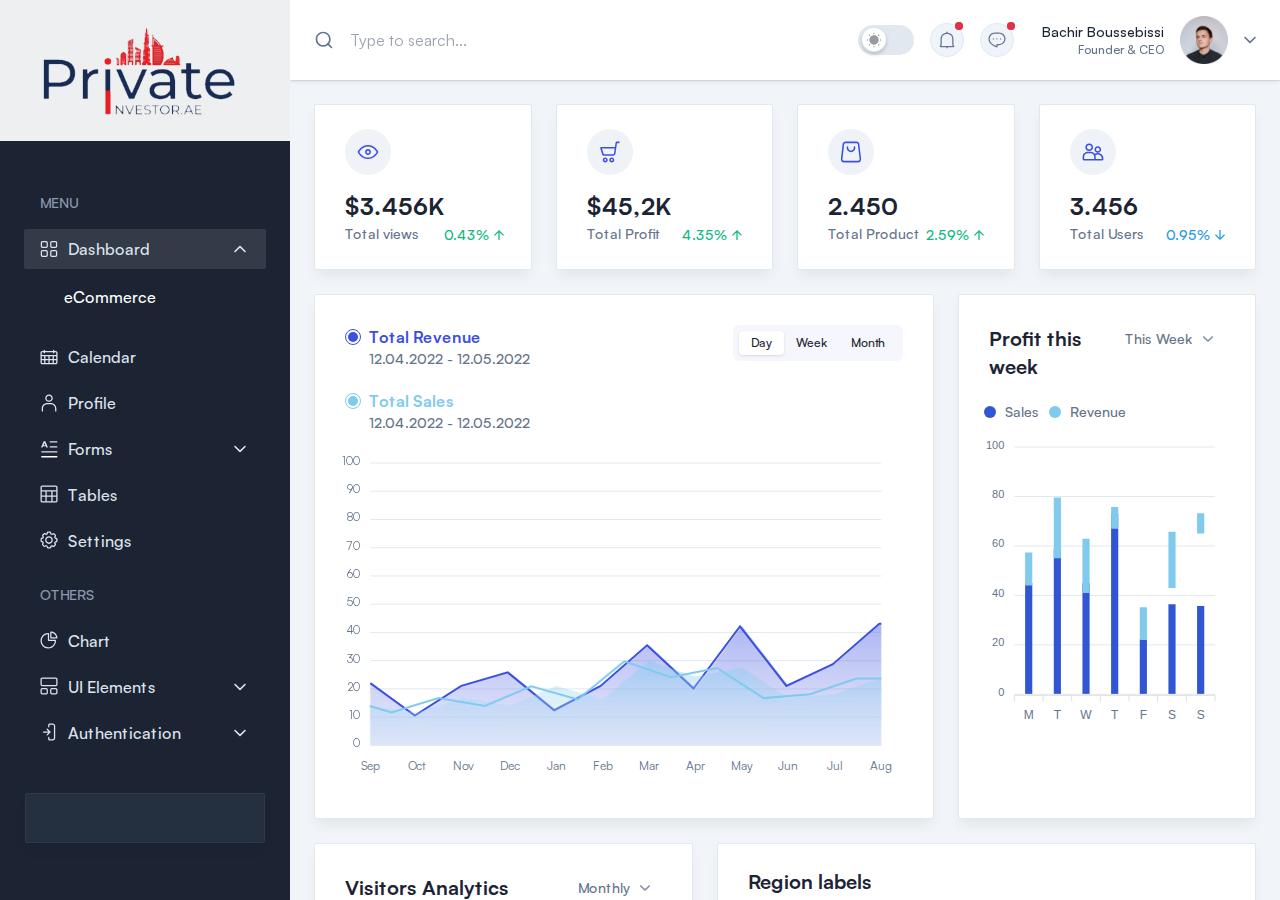
<file: index.html>
<!DOCTYPE html>
<html lang="en">
  <head>
    <meta charset="UTF-8" />
    <meta http-equiv="X-UA-Compatible" content="IE=edge" />
    <meta name="viewport" content="width=device-width, initial-scale=1.0" />
    <link rel="stylesheet" href="src/css/style.css">
    <title>
      eCommerce Dashboard | TailAdmin - Tailwind CSS Admin Dashboard Template
    </title>
  <link rel="icon" href="favicon.ico"><link href="style.css" rel="stylesheet"></head>

  <body
    x-data="{ page: 'ecommerce', 'loaded': true, 'darkMode': true, 'stickyMenu': false, 'sidebarToggle': false, 'scrollTop': false }"
    x-init="
         darkMode = JSON.parse(localStorage.getItem('darkMode'));
         $watch('darkMode', value => localStorage.setItem('darkMode', JSON.stringify(value)))"
    :class="{'dark text-bodydark bg-boxdark-2': darkMode === true}"
  >
    <!-- ===== Preloader Start ===== -->
    <div
  x-show="loaded"
  x-init="window.addEventListener('DOMContentLoaded', () => {setTimeout(() => loaded = false, 500)})"
  class="fixed left-0 top-0 z-999999 flex h-screen w-screen items-center justify-center bg-white dark:bg-black"
>
  <div
    class="h-16 w-16 animate-spin rounded-full border-4 border-solid border-primary border-t-transparent"
  ></div>
</div>

    <!-- ===== Preloader End ===== -->

    <!-- ===== Page Wrapper Start ===== -->
    <div class="flex h-screen overflow-hidden">
      <!-- ===== Sidebar Start ===== -->
      <aside
  :class="sidebarToggle ? 'translate-x-0' : '-translate-x-full'"
  class="absolute left-0 top-0 z-9999 flex h-screen w-72.5 flex-col overflow-y-hidden bg-black duration-300 ease-linear dark:bg-boxdark lg:static lg:translate-x-0"
  @click.outside="sidebarToggle = false"
>
  <!-- SIDEBAR HEADER -->
  <div class="flex items-center justify-between gap-2 px-6 py-5.5 lg:py-6.5 bg-[#eeeff1]">
    <a href="index.html">
      <img src="src/images/logo/logo.png" alt="Logo" />
    </a>

    <button
      class="block lg:hidden"
      @click.stop="sidebarToggle = !sidebarToggle"
    >
      <svg
        class="fill-current"
        width="20"
        height="18"
        viewBox="0 0 20 18"
        fill="none"
        xmlns="http://www.w3.org/2000/svg"
      >
        <path
          d="M19 8.175H2.98748L9.36248 1.6875C9.69998 1.35 9.69998 0.825 9.36248 0.4875C9.02498 0.15 8.49998 0.15 8.16248 0.4875L0.399976 8.3625C0.0624756 8.7 0.0624756 9.225 0.399976 9.5625L8.16248 17.4375C8.31248 17.5875 8.53748 17.7 8.76248 17.7C8.98748 17.7 9.17498 17.625 9.36248 17.475C9.69998 17.1375 9.69998 16.6125 9.36248 16.275L3.02498 9.8625H19C19.45 9.8625 19.825 9.4875 19.825 9.0375C19.825 8.55 19.45 8.175 19 8.175Z"
          fill=""
        />
      </svg>
    </button>
  </div>
  <!-- SIDEBAR HEADER -->

  <div
    class="no-scrollbar flex flex-col overflow-y-auto duration-300 ease-linear"
  >
    <!-- Sidebar Menu -->
    <nav
      class="mt-5 px-4 py-4 lg:mt-9 lg:px-6"
      x-data="{selected: $persist('Dashboard')}"
    >
      <!-- Menu Group -->
      <div>
        <h3 class="mb-4 ml-4 text-sm font-medium text-bodydark2">MENU</h3>

        <ul class="mb-6 flex flex-col gap-1.5">
          <!-- Menu Item Dashboard -->
          <li>
            <a
              class="group relative flex items-center gap-2.5 rounded-sm px-4 py-2 font-medium text-bodydark1 duration-300 ease-in-out hover:bg-graydark dark:hover:bg-meta-4"
              href="#"
              @click.prevent="selected = (selected === 'Dashboard' ? '':'Dashboard')"
              :class="{ 'bg-graydark dark:bg-meta-4': (selected === 'Dashboard') || (page === 'ecommerce' || page === 'analytics' || page === 'stocks') }"
            >
              <svg
                class="fill-current"
                width="18"
                height="18"
                viewBox="0 0 18 18"
                fill="none"
                xmlns="http://www.w3.org/2000/svg"
              >
                <path
                  d="M6.10322 0.956299H2.53135C1.5751 0.956299 0.787598 1.7438 0.787598 2.70005V6.27192C0.787598 7.22817 1.5751 8.01567 2.53135 8.01567H6.10322C7.05947 8.01567 7.84697 7.22817 7.84697 6.27192V2.72817C7.8751 1.7438 7.0876 0.956299 6.10322 0.956299ZM6.60947 6.30005C6.60947 6.5813 6.38447 6.8063 6.10322 6.8063H2.53135C2.2501 6.8063 2.0251 6.5813 2.0251 6.30005V2.72817C2.0251 2.44692 2.2501 2.22192 2.53135 2.22192H6.10322C6.38447 2.22192 6.60947 2.44692 6.60947 2.72817V6.30005Z"
                  fill=""
                />
                <path
                  d="M15.4689 0.956299H11.8971C10.9408 0.956299 10.1533 1.7438 10.1533 2.70005V6.27192C10.1533 7.22817 10.9408 8.01567 11.8971 8.01567H15.4689C16.4252 8.01567 17.2127 7.22817 17.2127 6.27192V2.72817C17.2127 1.7438 16.4252 0.956299 15.4689 0.956299ZM15.9752 6.30005C15.9752 6.5813 15.7502 6.8063 15.4689 6.8063H11.8971C11.6158 6.8063 11.3908 6.5813 11.3908 6.30005V2.72817C11.3908 2.44692 11.6158 2.22192 11.8971 2.22192H15.4689C15.7502 2.22192 15.9752 2.44692 15.9752 2.72817V6.30005Z"
                  fill=""
                />
                <path
                  d="M6.10322 9.92822H2.53135C1.5751 9.92822 0.787598 10.7157 0.787598 11.672V15.2438C0.787598 16.2001 1.5751 16.9876 2.53135 16.9876H6.10322C7.05947 16.9876 7.84697 16.2001 7.84697 15.2438V11.7001C7.8751 10.7157 7.0876 9.92822 6.10322 9.92822ZM6.60947 15.272C6.60947 15.5532 6.38447 15.7782 6.10322 15.7782H2.53135C2.2501 15.7782 2.0251 15.5532 2.0251 15.272V11.7001C2.0251 11.4188 2.2501 11.1938 2.53135 11.1938H6.10322C6.38447 11.1938 6.60947 11.4188 6.60947 11.7001V15.272Z"
                  fill=""
                />
                <path
                  d="M15.4689 9.92822H11.8971C10.9408 9.92822 10.1533 10.7157 10.1533 11.672V15.2438C10.1533 16.2001 10.9408 16.9876 11.8971 16.9876H15.4689C16.4252 16.9876 17.2127 16.2001 17.2127 15.2438V11.7001C17.2127 10.7157 16.4252 9.92822 15.4689 9.92822ZM15.9752 15.272C15.9752 15.5532 15.7502 15.7782 15.4689 15.7782H11.8971C11.6158 15.7782 11.3908 15.5532 11.3908 15.272V11.7001C11.3908 11.4188 11.6158 11.1938 11.8971 11.1938H15.4689C15.7502 11.1938 15.9752 11.4188 15.9752 11.7001V15.272Z"
                  fill=""
                />
              </svg>

              Dashboard

              <svg
                class="absolute right-4 top-1/2 -translate-y-1/2 fill-current"
                :class="{ 'rotate-180': (selected === 'Dashboard') }"
                width="20"
                height="20"
                viewBox="0 0 20 20"
                fill="none"
                xmlns="http://www.w3.org/2000/svg"
              >
                <path
                  fill-rule="evenodd"
                  clip-rule="evenodd"
                  d="M4.41107 6.9107C4.73651 6.58527 5.26414 6.58527 5.58958 6.9107L10.0003 11.3214L14.4111 6.91071C14.7365 6.58527 15.2641 6.58527 15.5896 6.91071C15.915 7.23614 15.915 7.76378 15.5896 8.08922L10.5896 13.0892C10.2641 13.4147 9.73651 13.4147 9.41107 13.0892L4.41107 8.08922C4.08563 7.76378 4.08563 7.23614 4.41107 6.9107Z"
                  fill=""
                />
              </svg>
            </a>

            <!-- Dropdown Menu Start -->
            <div
              class="translate transform overflow-hidden"
              :class="(selected === 'Dashboard') ? 'block' :'hidden'"
            >
              <ul class="mb-5.5 mt-4 flex flex-col gap-2.5 pl-6">
                <li>
                  <a
                    class="group relative flex items-center gap-2.5 rounded-md px-4 font-medium text-bodydark2 duration-300 ease-in-out hover:text-white"
                    href="index.html"
                    :class="page === 'ecommerce' && '!text-white'"
                    >eCommerce
                  </a>
                </li>
              </ul>
            </div>
            <!-- Dropdown Menu End -->
          </li>
          <!-- Menu Item Dashboard -->

          <!-- Menu Item Calendar -->
          <li>
            <a
              class="group relative flex items-center gap-2.5 rounded-sm px-4 py-2 font-medium text-bodydark1 duration-300 ease-in-out hover:bg-graydark dark:hover:bg-meta-4"
              href="calendar.html"
              @click="selected = (selected === 'Calendar' ? '':'Calendar')"
              :class="{ 'bg-graydark dark:bg-meta-4': (selected === 'Calendar') && (page === 'calendar') }"
            >
              <svg
                class="fill-current"
                width="18"
                height="18"
                viewBox="0 0 18 18"
                fill="none"
                xmlns="http://www.w3.org/2000/svg"
              >
                <path
                  d="M15.7499 2.9812H14.2874V2.36245C14.2874 2.02495 14.0062 1.71558 13.6405 1.71558C13.2749 1.71558 12.9937 1.99683 12.9937 2.36245V2.9812H4.97803V2.36245C4.97803 2.02495 4.69678 1.71558 4.33115 1.71558C3.96553 1.71558 3.68428 1.99683 3.68428 2.36245V2.9812H2.2499C1.29365 2.9812 0.478027 3.7687 0.478027 4.75308V14.5406C0.478027 15.4968 1.26553 16.3125 2.2499 16.3125H15.7499C16.7062 16.3125 17.5218 15.525 17.5218 14.5406V4.72495C17.5218 3.7687 16.7062 2.9812 15.7499 2.9812ZM1.77178 8.21245H4.1624V10.9968H1.77178V8.21245ZM5.42803 8.21245H8.38115V10.9968H5.42803V8.21245ZM8.38115 12.2625V15.0187H5.42803V12.2625H8.38115ZM9.64678 12.2625H12.5999V15.0187H9.64678V12.2625ZM9.64678 10.9968V8.21245H12.5999V10.9968H9.64678ZM13.8374 8.21245H16.228V10.9968H13.8374V8.21245ZM2.2499 4.24683H3.7124V4.83745C3.7124 5.17495 3.99365 5.48433 4.35928 5.48433C4.7249 5.48433 5.00615 5.20308 5.00615 4.83745V4.24683H13.0499V4.83745C13.0499 5.17495 13.3312 5.48433 13.6968 5.48433C14.0624 5.48433 14.3437 5.20308 14.3437 4.83745V4.24683H15.7499C16.0312 4.24683 16.2562 4.47183 16.2562 4.75308V6.94683H1.77178V4.75308C1.77178 4.47183 1.96865 4.24683 2.2499 4.24683ZM1.77178 14.5125V12.2343H4.1624V14.9906H2.2499C1.96865 15.0187 1.77178 14.7937 1.77178 14.5125ZM15.7499 15.0187H13.8374V12.2625H16.228V14.5406C16.2562 14.7937 16.0312 15.0187 15.7499 15.0187Z"
                  fill=""
                />
              </svg>

              Calendar
            </a>
          </li>
          <!-- Menu Item Calendar -->

          <!-- Menu Item Profile -->
          <li>
            <a
              class="group relative flex items-center gap-2.5 rounded-sm px-4 py-2 font-medium text-bodydark1 duration-300 ease-in-out hover:bg-graydark dark:hover:bg-meta-4"
              href="profile.html"
              @click="selected = (selected === 'Profile' ? '':'Profile')"
              :class="{ 'bg-graydark dark:bg-meta-4': (selected === 'Profile') && (page === 'profile') }"
              :class="page === 'profile' && 'bg-graydark'"
            >
              <svg
                class="fill-current"
                width="18"
                height="18"
                viewBox="0 0 18 18"
                fill="none"
                xmlns="http://www.w3.org/2000/svg"
              >
                <path
                  d="M9.0002 7.79065C11.0814 7.79065 12.7689 6.1594 12.7689 4.1344C12.7689 2.1094 11.0814 0.478149 9.0002 0.478149C6.91895 0.478149 5.23145 2.1094 5.23145 4.1344C5.23145 6.1594 6.91895 7.79065 9.0002 7.79065ZM9.0002 1.7719C10.3783 1.7719 11.5033 2.84065 11.5033 4.16252C11.5033 5.4844 10.3783 6.55315 9.0002 6.55315C7.62207 6.55315 6.49707 5.4844 6.49707 4.16252C6.49707 2.84065 7.62207 1.7719 9.0002 1.7719Z"
                  fill=""
                />
                <path
                  d="M10.8283 9.05627H7.17207C4.16269 9.05627 1.71582 11.5313 1.71582 14.5406V16.875C1.71582 17.2125 1.99707 17.5219 2.3627 17.5219C2.72832 17.5219 3.00957 17.2407 3.00957 16.875V14.5406C3.00957 12.2344 4.89394 10.3219 7.22832 10.3219H10.8564C13.1627 10.3219 15.0752 12.2063 15.0752 14.5406V16.875C15.0752 17.2125 15.3564 17.5219 15.7221 17.5219C16.0877 17.5219 16.3689 17.2407 16.3689 16.875V14.5406C16.2846 11.5313 13.8377 9.05627 10.8283 9.05627Z"
                  fill=""
                />
              </svg>

              Profile
            </a>
          </li>
          <!-- Menu Item Profile -->

          <!-- Menu Item Forms -->
          <li>
            <a
              class="group relative flex items-center gap-2.5 rounded-sm px-4 py-2 font-medium text-bodydark1 duration-300 ease-in-out hover:bg-graydark dark:hover:bg-meta-4"
              href="#"
              @click.prevent="selected = (selected === 'Forms' ? '':'Forms')"
              :class="{ 'bg-graydark dark:bg-meta-4': (selected === 'Forms') || (page === 'formElements' || page === 'formLayout') }"
            >
              <svg
                class="fill-current"
                width="18"
                height="18"
                viewBox="0 0 18 18"
                fill="none"
                xmlns="http://www.w3.org/2000/svg"
              >
                <path
                  d="M1.43425 7.5093H2.278C2.44675 7.5093 2.55925 7.3968 2.58737 7.31243L2.98112 6.32805H5.90612L6.27175 7.31243C6.328 7.48118 6.46862 7.5093 6.58112 7.5093H7.453C7.76237 7.48118 7.87487 7.25618 7.76237 7.03118L5.428 1.4343C5.37175 1.26555 5.3155 1.23743 5.14675 1.23743H3.88112C3.76862 1.23743 3.59987 1.29368 3.57175 1.4343L1.153 7.08743C1.0405 7.2843 1.20925 7.5093 1.43425 7.5093ZM4.47175 2.98118L5.3155 5.17493H3.59987L4.47175 2.98118Z"
                  fill=""
                />
                <path
                  d="M10.1249 2.5031H16.8749C17.2124 2.5031 17.5218 2.22185 17.5218 1.85623C17.5218 1.4906 17.2405 1.20935 16.8749 1.20935H10.1249C9.7874 1.20935 9.47803 1.4906 9.47803 1.85623C9.47803 2.22185 9.75928 2.5031 10.1249 2.5031Z"
                  fill=""
                />
                <path
                  d="M16.8749 6.21558H10.1249C9.7874 6.21558 9.47803 6.49683 9.47803 6.86245C9.47803 7.22808 9.75928 7.50933 10.1249 7.50933H16.8749C17.2124 7.50933 17.5218 7.22808 17.5218 6.86245C17.5218 6.49683 17.2124 6.21558 16.8749 6.21558Z"
                  fill=""
                />
                <path
                  d="M16.875 11.1656H1.77187C1.43438 11.1656 1.125 11.4469 1.125 11.8125C1.125 12.1781 1.40625 12.4594 1.77187 12.4594H16.875C17.2125 12.4594 17.5219 12.1781 17.5219 11.8125C17.5219 11.4469 17.2125 11.1656 16.875 11.1656Z"
                  fill=""
                />
                <path
                  d="M16.875 16.1156H1.77187C1.43438 16.1156 1.125 16.3969 1.125 16.7625C1.125 17.1281 1.40625 17.4094 1.77187 17.4094H16.875C17.2125 17.4094 17.5219 17.1281 17.5219 16.7625C17.5219 16.3969 17.2125 16.1156 16.875 16.1156Z"
                  fill="white"
                />
              </svg>

              Forms

              <svg
                class="absolute right-4 top-1/2 -translate-y-1/2 fill-current"
                :class="{ 'rotate-180': (selected === 'Forms') }"
                width="20"
                height="20"
                viewBox="0 0 20 20"
                fill="none"
                xmlns="http://www.w3.org/2000/svg"
              >
                <path
                  fill-rule="evenodd"
                  clip-rule="evenodd"
                  d="M4.41107 6.9107C4.73651 6.58527 5.26414 6.58527 5.58958 6.9107L10.0003 11.3214L14.4111 6.91071C14.7365 6.58527 15.2641 6.58527 15.5896 6.91071C15.915 7.23614 15.915 7.76378 15.5896 8.08922L10.5896 13.0892C10.2641 13.4147 9.73651 13.4147 9.41107 13.0892L4.41107 8.08922C4.08563 7.76378 4.08563 7.23614 4.41107 6.9107Z"
                  fill=""
                />
              </svg>
            </a>

            <!-- Dropdown Menu Start -->
            <div
              class="translate transform overflow-hidden"
              :class="(selected === 'Forms') ? 'block' :'hidden'"
            >
              <ul class="mb-5.5 mt-4 flex flex-col gap-2.5 pl-6">
                <li>
                  <a
                    class="group relative flex items-center gap-2.5 rounded-md px-4 font-medium text-bodydark2 duration-300 ease-in-out hover:text-white"
                    href="form-elements.html"
                    :class="page === 'formElements' && '!text-white'"
                    >Form Elements</a
                  >
                </li>
                <li>
                  <a
                    class="group relative flex items-center gap-2.5 rounded-md px-4 font-medium text-bodydark2 duration-300 ease-in-out hover:text-white"
                    href="form-layout.html"
                    :class="page === 'formLayout' && '!text-white'"
                    >Form Layout</a
                  >
                </li>
              </ul>
            </div>
            <!-- Dropdown Menu End -->
          </li>
          <!-- Menu Item Forms -->

          <!-- Menu Item Tables -->
          <li>
            <a
              class="group relative flex items-center gap-2.5 rounded-sm py-2 px-4 font-medium text-bodydark1 duration-300 ease-in-out hover:bg-graydark dark:hover:bg-meta-4"
              href="tables.html"
              @click="selected = (selected === 'Tables' ? '':'Tables')"
              :class="{ 'bg-graydark dark:bg-meta-4': (selected === 'Tables') && (page === 'tables') }"
            >
              <svg
                class="fill-current"
                width="18"
                height="19"
                viewBox="0 0 18 19"
                fill="none"
                xmlns="http://www.w3.org/2000/svg"
              >
                <g clip-path="url(#clip0_130_9756)">
                  <path
                    d="M15.7501 0.55835H2.2501C1.29385 0.55835 0.506348 1.34585 0.506348 2.3021V15.8021C0.506348 16.7584 1.29385 17.574 2.27822 17.574H15.7782C16.7345 17.574 17.5501 16.7865 17.5501 15.8021V2.3021C17.522 1.34585 16.7063 0.55835 15.7501 0.55835ZM6.69385 10.599V6.4646H11.3063V10.5709H6.69385V10.599ZM11.3063 11.8646V16.3083H6.69385V11.8646H11.3063ZM1.77197 6.4646H5.45635V10.5709H1.77197V6.4646ZM12.572 6.4646H16.2563V10.5709H12.572V6.4646ZM2.2501 1.82397H15.7501C16.0313 1.82397 16.2563 2.04897 16.2563 2.33022V5.2271H1.77197V2.3021C1.77197 2.02085 1.96885 1.82397 2.2501 1.82397ZM1.77197 15.8021V11.8646H5.45635V16.3083H2.2501C1.96885 16.3083 1.77197 16.0834 1.77197 15.8021ZM15.7501 16.3083H12.572V11.8646H16.2563V15.8021C16.2563 16.0834 16.0313 16.3083 15.7501 16.3083Z"
                    fill=""
                  />
                </g>
                <defs>
                  <clipPath id="clip0_130_9756">
                    <rect
                      width="18"
                      height="18"
                      fill="white"
                      transform="translate(0 0.052124)"
                    />
                  </clipPath>
                </defs>
              </svg>

              Tables
            </a>
          </li>
          <!-- Menu Item Tables -->

          <!-- Menu Item Settings -->
          <li>
            <a
              class="group relative flex items-center gap-2.5 rounded-sm py-2 px-4 font-medium text-bodydark1 duration-300 ease-in-out hover:bg-graydark dark:hover:bg-meta-4"
              href="settings.html"
              @click="selected = (selected === 'Settings' ? '':'Settings')"
              :class="{ 'bg-graydark dark:bg-meta-4': (selected === 'Settings') && (page === 'settings') }"
              :class="page === 'settings' && 'bg-graydark'"
            >
              <svg
                class="fill-current"
                width="18"
                height="19"
                viewBox="0 0 18 19"
                fill="none"
                xmlns="http://www.w3.org/2000/svg"
              >
                <g clip-path="url(#clip0_130_9763)">
                  <path
                    d="M17.0721 7.30835C16.7909 6.99897 16.3971 6.83022 15.9752 6.83022H15.8909C15.7502 6.83022 15.6377 6.74585 15.6096 6.63335C15.5815 6.52085 15.5252 6.43647 15.4971 6.32397C15.4409 6.21147 15.4971 6.09897 15.5815 6.0146L15.6377 5.95835C15.9471 5.6771 16.1159 5.28335 16.1159 4.86147C16.1159 4.4396 15.9752 4.04585 15.6659 3.73647L14.569 2.61147C13.9784 1.99272 12.9659 1.9646 12.3471 2.58335L12.2627 2.6396C12.1784 2.72397 12.0377 2.7521 11.8971 2.69585C11.7846 2.6396 11.6721 2.58335 11.5315 2.55522C11.3909 2.49897 11.3065 2.38647 11.3065 2.27397V2.13335C11.3065 1.26147 10.6034 0.55835 9.73148 0.55835H8.15648C7.7346 0.55835 7.34085 0.7271 7.0596 1.00835C6.75023 1.31772 6.6096 1.71147 6.6096 2.10522V2.21772C6.6096 2.33022 6.52523 2.44272 6.41273 2.49897C6.35648 2.5271 6.32835 2.5271 6.2721 2.55522C6.1596 2.61147 6.01898 2.58335 5.9346 2.49897L5.87835 2.4146C5.5971 2.10522 5.20335 1.93647 4.78148 1.93647C4.3596 1.93647 3.96585 2.0771 3.65648 2.38647L2.53148 3.48335C1.91273 4.07397 1.8846 5.08647 2.50335 5.70522L2.5596 5.7896C2.64398 5.87397 2.6721 6.0146 2.61585 6.09897C2.5596 6.21147 2.53148 6.29585 2.47523 6.40835C2.41898 6.52085 2.3346 6.5771 2.19398 6.5771H2.1096C1.68773 6.5771 1.29398 6.71772 0.984604 7.0271C0.675229 7.30835 0.506479 7.7021 0.506479 8.12397L0.478354 9.69897C0.450229 10.5708 1.15335 11.274 2.02523 11.3021H2.1096C2.25023 11.3021 2.36273 11.3865 2.39085 11.499C2.4471 11.5833 2.50335 11.6677 2.53148 11.7802C2.5596 11.8927 2.53148 12.0052 2.4471 12.0896L2.39085 12.1458C2.08148 12.4271 1.91273 12.8208 1.91273 13.2427C1.91273 13.6646 2.05335 14.0583 2.36273 14.3677L3.4596 15.4927C4.05023 16.1115 5.06273 16.1396 5.68148 15.5208L5.76585 15.4646C5.85023 15.3802 5.99085 15.3521 6.13148 15.4083C6.24398 15.4646 6.35648 15.5208 6.4971 15.549C6.63773 15.6052 6.7221 15.7177 6.7221 15.8302V15.9427C6.7221 16.8146 7.42523 17.5177 8.2971 17.5177H9.8721C10.744 17.5177 11.4471 16.8146 11.4471 15.9427V15.8302C11.4471 15.7177 11.5315 15.6052 11.644 15.549C11.7002 15.5208 11.7284 15.5208 11.7846 15.4927C11.9252 15.4365 12.0377 15.4646 12.1221 15.549L12.1784 15.6333C12.4596 15.9427 12.8534 16.1115 13.2752 16.1115C13.6971 16.1115 14.0909 15.9708 14.4002 15.6615L15.5252 14.5646C16.144 13.974 16.1721 12.9615 15.5534 12.3427L15.4971 12.2583C15.4127 12.174 15.3846 12.0333 15.4409 11.949C15.4971 11.8365 15.5252 11.7521 15.5815 11.6396C15.6377 11.5271 15.7502 11.4708 15.8627 11.4708H15.9471H15.9752C16.819 11.4708 17.5221 10.7958 17.5502 9.92397L17.5784 8.34897C17.5221 8.01147 17.3534 7.5896 17.0721 7.30835ZM16.2284 9.9521C16.2284 10.1208 16.0877 10.2615 15.919 10.2615H15.8346H15.8065C15.1596 10.2615 14.569 10.6552 14.344 11.2177C14.3159 11.3021 14.2596 11.3865 14.2315 11.4708C13.9784 12.0333 14.0909 12.7365 14.5409 13.1865L14.5971 13.2708C14.7096 13.3833 14.7096 13.5802 14.5971 13.6927L13.4721 14.7896C13.3877 14.874 13.3034 14.874 13.2471 14.874C13.1909 14.874 13.1065 14.874 13.0221 14.7896L12.9659 14.7052C12.5159 14.2271 11.8409 14.0865 11.2221 14.3677L11.1096 14.424C10.4909 14.6771 10.0971 15.2396 10.0971 15.8865V15.999C10.0971 16.1677 9.95648 16.3083 9.78773 16.3083H8.21273C8.04398 16.3083 7.90335 16.1677 7.90335 15.999V15.8865C7.90335 15.2396 7.5096 14.649 6.89085 14.424C6.80648 14.3958 6.69398 14.3396 6.6096 14.3115C6.3846 14.199 6.1596 14.1708 5.9346 14.1708C5.54085 14.1708 5.1471 14.3115 4.83773 14.6208L4.78148 14.649C4.66898 14.7615 4.4721 14.7615 4.3596 14.649L3.26273 13.524C3.17835 13.4396 3.17835 13.3552 3.17835 13.299C3.17835 13.2427 3.17835 13.1583 3.26273 13.074L3.31898 13.0177C3.7971 12.5677 3.93773 11.8646 3.6846 11.3021C3.65648 11.2177 3.62835 11.1333 3.5721 11.049C3.3471 10.4583 2.7846 10.0365 2.13773 10.0365H2.05335C1.8846 10.0365 1.74398 9.89585 1.74398 9.7271L1.7721 8.1521C1.7721 8.0396 1.82835 7.98335 1.85648 7.9271C1.8846 7.89897 1.96898 7.84272 2.08148 7.84272H2.16585C2.81273 7.87085 3.40335 7.4771 3.65648 6.88647C3.6846 6.8021 3.74085 6.71772 3.76898 6.63335C4.0221 6.07085 3.9096 5.36772 3.4596 4.91772L3.40335 4.83335C3.29085 4.72085 3.29085 4.52397 3.40335 4.41147L4.52835 3.3146C4.61273 3.23022 4.6971 3.23022 4.75335 3.23022C4.8096 3.23022 4.89398 3.23022 4.97835 3.3146L5.0346 3.39897C5.4846 3.8771 6.1596 4.01772 6.77835 3.7646L6.89085 3.70835C7.5096 3.45522 7.90335 2.89272 7.90335 2.24585V2.13335C7.90335 2.02085 7.9596 1.9646 7.98773 1.90835C8.01585 1.8521 8.10023 1.82397 8.21273 1.82397H9.78773C9.95648 1.82397 10.0971 1.9646 10.0971 2.13335V2.24585C10.0971 2.89272 10.4909 3.48335 11.1096 3.70835C11.194 3.73647 11.3065 3.79272 11.3909 3.82085C11.9815 4.1021 12.6846 3.9896 13.1627 3.5396L13.2471 3.48335C13.3596 3.37085 13.5565 3.37085 13.669 3.48335L14.7659 4.60835C14.8502 4.69272 14.8502 4.7771 14.8502 4.83335C14.8502 4.8896 14.8221 4.97397 14.7659 5.05835L14.7096 5.1146C14.2034 5.53647 14.0627 6.2396 14.2877 6.8021C14.3159 6.88647 14.344 6.97085 14.4002 7.05522C14.6252 7.64585 15.1877 8.06772 15.8346 8.06772H15.919C16.0315 8.06772 16.0877 8.12397 16.144 8.1521C16.2002 8.18022 16.2284 8.2646 16.2284 8.3771V9.9521Z"
                    fill=""
                  />
                  <path
                    d="M9.00029 5.22705C6.89092 5.22705 5.17529 6.94268 5.17529 9.05205C5.17529 11.1614 6.89092 12.8771 9.00029 12.8771C11.1097 12.8771 12.8253 11.1614 12.8253 9.05205C12.8253 6.94268 11.1097 5.22705 9.00029 5.22705ZM9.00029 11.6114C7.59404 11.6114 6.44092 10.4583 6.44092 9.05205C6.44092 7.6458 7.59404 6.49268 9.00029 6.49268C10.4065 6.49268 11.5597 7.6458 11.5597 9.05205C11.5597 10.4583 10.4065 11.6114 9.00029 11.6114Z"
                    fill=""
                  />
                </g>
                <defs>
                  <clipPath id="clip0_130_9763">
                    <rect
                      width="18"
                      height="18"
                      fill="white"
                      transform="translate(0 0.052124)"
                    />
                  </clipPath>
                </defs>
              </svg>

              Settings
            </a>
          </li>
          <!-- Menu Item Settings -->
        </ul>
      </div>

      <!-- Others Group -->
      <div>
        <h3 class="mb-4 ml-4 text-sm font-medium text-bodydark2">OTHERS</h3>

        <ul class="mb-6 flex flex-col gap-1.5">
          <!-- Menu Item Chart -->
          <li>
            <a
              class="group relative flex items-center gap-2.5 rounded-sm py-2 px-4 font-medium text-bodydark1 duration-300 ease-in-out hover:bg-graydark dark:hover:bg-meta-4"
              href="chart.html"
              @click="selected = (selected === 'Chart' ? '':'Chart')"
              :class="{ 'bg-graydark dark:bg-meta-4': (selected === 'Chart') && (page === 'Chart') }"
            >
              <svg
                class="fill-current"
                width="18"
                height="19"
                viewBox="0 0 18 19"
                fill="none"
                xmlns="http://www.w3.org/2000/svg"
              >
                <g clip-path="url(#clip0_130_9801)">
                  <path
                    d="M10.8563 0.55835C10.5188 0.55835 10.2095 0.8396 10.2095 1.20522V6.83022C10.2095 7.16773 10.4907 7.4771 10.8563 7.4771H16.8751C17.0438 7.4771 17.2126 7.39272 17.3251 7.28022C17.4376 7.1396 17.4938 6.97085 17.4938 6.8021C17.2688 3.28647 14.3438 0.55835 10.8563 0.55835ZM11.4751 6.15522V1.8521C13.8095 2.13335 15.6938 3.8771 16.1438 6.18335H11.4751V6.15522Z"
                    fill=""
                  />
                  <path
                    d="M15.3845 8.7427H9.1126V2.69582C9.1126 2.35832 8.83135 2.07707 8.49385 2.07707C8.40947 2.07707 8.3251 2.07707 8.24072 2.07707C3.96572 2.04895 0.506348 5.53645 0.506348 9.81145C0.506348 14.0864 3.99385 17.5739 8.26885 17.5739C12.5438 17.5739 16.0313 14.0864 16.0313 9.81145C16.0313 9.6427 16.0313 9.47395 16.0032 9.33332C16.0032 8.99582 15.722 8.7427 15.3845 8.7427ZM8.26885 16.3083C4.66885 16.3083 1.77197 13.4114 1.77197 9.81145C1.77197 6.3802 4.47197 3.53957 7.8751 3.3427V9.36145C7.8751 9.69895 8.15635 10.0083 8.52197 10.0083H14.7938C14.6813 13.4958 11.7845 16.3083 8.26885 16.3083Z"
                    fill=""
                  />
                </g>
                <defs>
                  <clipPath id="clip0_130_9801">
                    <rect
                      width="18"
                      height="18"
                      fill="white"
                      transform="translate(0 0.052124)"
                    />
                  </clipPath>
                </defs>
              </svg>

              Chart
            </a>
          </li>
          <!-- Menu Item Chart -->

          <!-- Menu Item Ui Elements -->
          <li>
            <a
              class="group relative flex items-center gap-2.5 rounded-sm px-4 py-2 font-medium text-bodydark1 duration-300 ease-in-out hover:bg-graydark dark:hover:bg-meta-4"
              href="#"
              @click.prevent="selected = (selected === 'UiElements' ? '':'UiElements')"
              :class="{ 'bg-graydark dark:bg-meta-4': (selected === 'UiElements') || (page === 'alerts' || page === 'buttons') }"
            >
              <svg
                class="fill-current"
                width="18"
                height="19"
                viewBox="0 0 18 19"
                fill="none"
                xmlns="http://www.w3.org/2000/svg"
              >
                <g clip-path="url(#clip0_130_9807)">
                  <path
                    d="M15.7501 0.55835H2.2501C1.29385 0.55835 0.506348 1.34585 0.506348 2.3021V7.53335C0.506348 8.4896 1.29385 9.2771 2.2501 9.2771H15.7501C16.7063 9.2771 17.4938 8.4896 17.4938 7.53335V2.3021C17.4938 1.34585 16.7063 0.55835 15.7501 0.55835ZM16.2563 7.53335C16.2563 7.8146 16.0313 8.0396 15.7501 8.0396H2.2501C1.96885 8.0396 1.74385 7.8146 1.74385 7.53335V2.3021C1.74385 2.02085 1.96885 1.79585 2.2501 1.79585H15.7501C16.0313 1.79585 16.2563 2.02085 16.2563 2.3021V7.53335Z"
                    fill=""
                  />
                  <path
                    d="M6.13135 10.9646H2.2501C1.29385 10.9646 0.506348 11.7521 0.506348 12.7083V15.8021C0.506348 16.7583 1.29385 17.5458 2.2501 17.5458H6.13135C7.0876 17.5458 7.8751 16.7583 7.8751 15.8021V12.7083C7.90322 11.7521 7.11572 10.9646 6.13135 10.9646ZM6.6376 15.8021C6.6376 16.0833 6.4126 16.3083 6.13135 16.3083H2.2501C1.96885 16.3083 1.74385 16.0833 1.74385 15.8021V12.7083C1.74385 12.4271 1.96885 12.2021 2.2501 12.2021H6.13135C6.4126 12.2021 6.6376 12.4271 6.6376 12.7083V15.8021Z"
                    fill=""
                  />
                  <path
                    d="M15.75 10.9646H11.8688C10.9125 10.9646 10.125 11.7521 10.125 12.7083V15.8021C10.125 16.7583 10.9125 17.5458 11.8688 17.5458H15.75C16.7063 17.5458 17.4938 16.7583 17.4938 15.8021V12.7083C17.4938 11.7521 16.7063 10.9646 15.75 10.9646ZM16.2562 15.8021C16.2562 16.0833 16.0312 16.3083 15.75 16.3083H11.8688C11.5875 16.3083 11.3625 16.0833 11.3625 15.8021V12.7083C11.3625 12.4271 11.5875 12.2021 11.8688 12.2021H15.75C16.0312 12.2021 16.2562 12.4271 16.2562 12.7083V15.8021Z"
                    fill=""
                  />
                </g>
                <defs>
                  <clipPath id="clip0_130_9807">
                    <rect
                      width="18"
                      height="18"
                      fill="white"
                      transform="translate(0 0.052124)"
                    />
                  </clipPath>
                </defs>
              </svg>

              UI Elements

              <svg
                class="absolute right-4 top-1/2 -translate-y-1/2 fill-current"
                :class="{ 'rotate-180': (selected === 'UiElements') }"
                width="20"
                height="20"
                viewBox="0 0 20 20"
                fill="none"
                xmlns="http://www.w3.org/2000/svg"
              >
                <path
                  fill-rule="evenodd"
                  clip-rule="evenodd"
                  d="M4.41107 6.9107C4.73651 6.58527 5.26414 6.58527 5.58958 6.9107L10.0003 11.3214L14.4111 6.91071C14.7365 6.58527 15.2641 6.58527 15.5896 6.91071C15.915 7.23614 15.915 7.76378 15.5896 8.08922L10.5896 13.0892C10.2641 13.4147 9.73651 13.4147 9.41107 13.0892L4.41107 8.08922C4.08563 7.76378 4.08563 7.23614 4.41107 6.9107Z"
                  fill=""
                />
              </svg>
            </a>

            <!-- Dropdown Menu Start -->
            <div
              class="translate transform overflow-hidden"
              :class="(selected === 'UiElements') ? 'block' :'hidden'"
            >
              <ul class="mb-3 mt-4 flex flex-col gap-2 pl-6">
                <li>
                  <a
                    class="group relative flex items-center gap-2.5 rounded-md px-4 font-medium text-bodydark2 duration-300 ease-in-out hover:text-white"
                    href="alerts.html"
                    :class="page === 'alerts' && '!text-white'"
                    >Alerts</a
                  >
                </li>

                <li>
                  <a
                    class="group relative flex items-center gap-2.5 rounded-md px-4 font-medium text-bodydark2 duration-300 ease-in-out hover:text-white"
                    href="buttons.html"
                    :class="page === 'buttons' && '!text-white'"
                    >Buttons</a
                  >
                </li>
              </ul>
            </div>
            <!-- Dropdown Menu End -->
          </li>
          <!-- Menu Item Ui Elements -->

          <!-- Menu Item Auth Pages -->
          <li>
            <a
              class="group relative flex items-center gap-2.5 rounded-sm px-4 py-2 font-medium text-bodydark1 duration-300 ease-in-out hover:bg-graydark dark:hover:bg-meta-4"
              href="#"
              @click.prevent="selected = (selected === 'AuthPages' ? '':'AuthPages')"
              :class="{ 'bg-graydark dark:bg-meta-4': (selected === 'AuthPages') || (page === 'register' || page === 'login') }"
            >
              <svg
                class="fill-current"
                width="18"
                height="19"
                viewBox="0 0 18 19"
                fill="none"
                xmlns="http://www.w3.org/2000/svg"
              >
                <g clip-path="url(#clip0_130_9814)">
                  <path
                    d="M12.7127 0.55835H9.53457C8.80332 0.55835 8.18457 1.1771 8.18457 1.90835V3.84897C8.18457 4.18647 8.46582 4.46772 8.80332 4.46772C9.14082 4.46772 9.45019 4.18647 9.45019 3.84897V1.88022C9.45019 1.82397 9.47832 1.79585 9.53457 1.79585H12.7127C13.3877 1.79585 13.9221 2.33022 13.9221 3.00522V15.0709C13.9221 15.7459 13.3877 16.2802 12.7127 16.2802H9.53457C9.47832 16.2802 9.45019 16.2521 9.45019 16.1959V14.2552C9.45019 13.9177 9.16894 13.6365 8.80332 13.6365C8.43769 13.6365 8.18457 13.9177 8.18457 14.2552V16.1959C8.18457 16.9271 8.80332 17.5459 9.53457 17.5459H12.7127C14.0908 17.5459 15.1877 16.4209 15.1877 15.0709V3.03335C15.1877 1.65522 14.0627 0.55835 12.7127 0.55835Z"
                    fill=""
                  />
                  <path
                    d="M10.4346 8.60205L7.62207 5.7333C7.36895 5.48018 6.97519 5.48018 6.72207 5.7333C6.46895 5.98643 6.46895 6.38018 6.72207 6.6333L8.46582 8.40518H3.45957C3.12207 8.40518 2.84082 8.68643 2.84082 9.02393C2.84082 9.36143 3.12207 9.64268 3.45957 9.64268H8.49395L6.72207 11.4427C6.46895 11.6958 6.46895 12.0896 6.72207 12.3427C6.83457 12.4552 7.00332 12.5114 7.17207 12.5114C7.34082 12.5114 7.50957 12.4552 7.62207 12.3145L10.4346 9.4458C10.6877 9.24893 10.6877 8.85518 10.4346 8.60205Z"
                    fill=""
                  />
                </g>
                <defs>
                  <clipPath id="clip0_130_9814">
                    <rect
                      width="18"
                      height="18"
                      fill="white"
                      transform="translate(0 0.052124)"
                    />
                  </clipPath>
                </defs>
              </svg>

              Authentication

              <svg
                class="absolute right-4 top-1/2 -translate-y-1/2 fill-current"
                :class="{ 'rotate-180': (selected === 'AuthPages') }"
                width="20"
                height="20"
                viewBox="0 0 20 20"
                fill="none"
                xmlns="http://www.w3.org/2000/svg"
              >
                <path
                  fill-rule="evenodd"
                  clip-rule="evenodd"
                  d="M4.41107 6.9107C4.73651 6.58527 5.26414 6.58527 5.58958 6.9107L10.0003 11.3214L14.4111 6.91071C14.7365 6.58527 15.2641 6.58527 15.5896 6.91071C15.915 7.23614 15.915 7.76378 15.5896 8.08922L10.5896 13.0892C10.2641 13.4147 9.73651 13.4147 9.41107 13.0892L4.41107 8.08922C4.08563 7.76378 4.08563 7.23614 4.41107 6.9107Z"
                  fill=""
                />
              </svg>
            </a>

            <!-- Dropdown Menu Start -->
            <div
              class="translate transform overflow-hidden"
              :class="(selected === 'AuthPages') ? 'block' :'hidden'"
            >
              <ul class="mb-3 mt-4 flex flex-col gap-2 pl-6">
                <li>
                  <a
                    class="group relative flex items-center gap-2.5 rounded-md px-4 font-medium text-bodydark2 duration-300 ease-in-out hover:text-white"
                    href="signin.html"
                    :class="page === 'signin' && '!text-white'"
                    >Sign In</a
                  >
                </li>
                <li>
                  <a
                    class="group relative flex items-center gap-2.5 rounded-md px-4 font-medium text-bodydark2 duration-300 ease-in-out hover:text-white"
                    href="signup.html"
                    :class="page === 'signup' && '!text-white'"
                    >Sign Up</a
                  >
                </li>
              </ul>
            </div>
            <!-- Dropdown Menu End -->
          </li>
          <!-- Menu Item Auth Pages -->
        </ul>
      </div>
    </nav>
    <!-- Sidebar Menu -->

    <!-- Promo Box -->
    <div
      class="mx-auto mb-10 w-full max-w-60 rounded-sm border border-strokedark bg-boxdark px-4 py-6 text-center shadow-default"
    >
      <!-- <h3 class="mb-1 font-semibold text-white">TailAdmin Pro</h3>
      <p class="mb-4 text-xs">Get All Dashboards and 300+ UI Elements</p>
      <a
        href="https://tailadmin.com/pricing"
        target="_blank"
        rel="nofollow"
        class="flex items-center justify-center rounded-md bg-primary p-2 text-white hover:bg-opacity-95"
      >
        Purchase Now
      </a> -->
    </div>
    <!-- Promo Box -->
  </div>
</aside>

      <!-- ===== Sidebar End ===== -->

      <!-- ===== Content Area Start ===== -->
      <div
        class="relative flex flex-1 flex-col overflow-y-auto overflow-x-hidden"
      >
        <!-- ===== Header Start ===== -->
        <header
  class="sticky top-0 z-999 flex w-full bg-white drop-shadow-1 dark:bg-boxdark dark:drop-shadow-none"
>
  <div
    class="flex flex-grow items-center justify-between px-4 py-4 shadow-2 md:px-6 2xl:px-11"
  >
    <div class="flex items-center gap-2 sm:gap-4 lg:hidden">
      <!-- Hamburger Toggle BTN -->
      <button
        class="z-99999 block rounded-sm border border-stroke bg-white p-1.5 shadow-sm dark:border-strokedark dark:bg-boxdark lg:hidden"
        @click.stop="sidebarToggle = !sidebarToggle"
      >
        <span class="relative block h-5.5 w-5.5 cursor-pointer">
          <span class="du-block absolute right-0 h-full w-full">
            <span
              class="relative left-0 top-0 my-1 block h-0.5 w-0 rounded-sm bg-black delay-[0] duration-200 ease-in-out dark:bg-white"
              :class="{ '!w-full delay-300': !sidebarToggle }"
            ></span>
            <span
              class="relative left-0 top-0 my-1 block h-0.5 w-0 rounded-sm bg-black delay-150 duration-200 ease-in-out dark:bg-white"
              :class="{ '!w-full delay-400': !sidebarToggle }"
            ></span>
            <span
              class="relative left-0 top-0 my-1 block h-0.5 w-0 rounded-sm bg-black delay-200 duration-200 ease-in-out dark:bg-white"
              :class="{ '!w-full delay-500': !sidebarToggle }"
            ></span>
          </span>
          <span class="du-block absolute right-0 h-full w-full rotate-45">
            <span
              class="absolute left-2.5 top-0 block h-full w-0.5 rounded-sm bg-black delay-300 duration-200 ease-in-out dark:bg-white"
              :class="{ '!h-0 delay-[0]': !sidebarToggle }"
            ></span>
            <span
              class="delay-400 absolute left-0 top-2.5 block h-0.5 w-full rounded-sm bg-black duration-200 ease-in-out dark:bg-white"
              :class="{ '!h-0 dealy-200': !sidebarToggle }"
            ></span>
          </span>
        </span>
      </button>
      <!-- Hamburger Toggle BTN -->
      <a class="block flex-shrink-0 lg:hidden" href="index.html">
        <img src="src/images/logo/logo.png" alt="Logo" />
      </a>
    </div>
    <div class="hidden sm:block">
      <form action="https://formbold.com/s/unique_form_id" method="POST">
        <div class="relative">
          <button class="absolute left-0 top-1/2 -translate-y-1/2">
            <svg
              class="fill-body hover:fill-primary dark:fill-bodydark dark:hover:fill-primary"
              width="20"
              height="20"
              viewBox="0 0 20 20"
              fill="none"
              xmlns="http://www.w3.org/2000/svg"
            >
              <path
                fill-rule="evenodd"
                clip-rule="evenodd"
                d="M9.16666 3.33332C5.945 3.33332 3.33332 5.945 3.33332 9.16666C3.33332 12.3883 5.945 15 9.16666 15C12.3883 15 15 12.3883 15 9.16666C15 5.945 12.3883 3.33332 9.16666 3.33332ZM1.66666 9.16666C1.66666 5.02452 5.02452 1.66666 9.16666 1.66666C13.3088 1.66666 16.6667 5.02452 16.6667 9.16666C16.6667 13.3088 13.3088 16.6667 9.16666 16.6667C5.02452 16.6667 1.66666 13.3088 1.66666 9.16666Z"
                fill=""
              />
              <path
                fill-rule="evenodd"
                clip-rule="evenodd"
                d="M13.2857 13.2857C13.6112 12.9603 14.1388 12.9603 14.4642 13.2857L18.0892 16.9107C18.4147 17.2362 18.4147 17.7638 18.0892 18.0892C17.7638 18.4147 17.2362 18.4147 16.9107 18.0892L13.2857 14.4642C12.9603 14.1388 12.9603 13.6112 13.2857 13.2857Z"
                fill=""
              />
            </svg>
          </button>

          <input
            type="text"
            placeholder="Type to search..."
            class="w-full bg-transparent pl-9 pr-4 focus:outline-none xl:w-125"
          />
        </div>
      </form>
    </div>

    <div class="flex items-center gap-3 2xsm:gap-7">
      <ul class="flex items-center gap-2 2xsm:gap-4">
        <li>
          <!-- Dark Mode Toggler -->
          <label
            :class="darkMode ? 'bg-primary' : 'bg-stroke'"
            class="relative m-0 block h-7.5 w-14 rounded-full"
          >
            <input
              type="checkbox"
              :value="darkMode"
              @change="darkMode = !darkMode"
              class="absolute top-0 z-50 m-0 h-full w-full cursor-pointer opacity-0"
            />
            <span
              :class="darkMode && '!right-1 !translate-x-full'"
              class="absolute left-1 top-1/2 flex h-6 w-6 -translate-y-1/2 translate-x-0 items-center justify-center rounded-full bg-white shadow-switcher duration-75 ease-linear"
            >
              <span class="dark:hidden">
                <svg
                  width="16"
                  height="16"
                  viewBox="0 0 16 16"
                  fill="none"
                  xmlns="http://www.w3.org/2000/svg"
                >
                  <path
                    d="M7.99992 12.6666C10.5772 12.6666 12.6666 10.5772 12.6666 7.99992C12.6666 5.42259 10.5772 3.33325 7.99992 3.33325C5.42259 3.33325 3.33325 5.42259 3.33325 7.99992C3.33325 10.5772 5.42259 12.6666 7.99992 12.6666Z"
                    fill="#969AA1"
                  />
                  <path
                    d="M8.00008 15.3067C7.63341 15.3067 7.33342 15.0334 7.33342 14.6667V14.6134C7.33342 14.2467 7.63341 13.9467 8.00008 13.9467C8.36675 13.9467 8.66675 14.2467 8.66675 14.6134C8.66675 14.9801 8.36675 15.3067 8.00008 15.3067ZM12.7601 13.4267C12.5867 13.4267 12.4201 13.3601 12.2867 13.2334L12.2001 13.1467C11.9401 12.8867 11.9401 12.4667 12.2001 12.2067C12.4601 11.9467 12.8801 11.9467 13.1401 12.2067L13.2267 12.2934C13.4867 12.5534 13.4867 12.9734 13.2267 13.2334C13.1001 13.3601 12.9334 13.4267 12.7601 13.4267ZM3.24008 13.4267C3.06675 13.4267 2.90008 13.3601 2.76675 13.2334C2.50675 12.9734 2.50675 12.5534 2.76675 12.2934L2.85342 12.2067C3.11342 11.9467 3.53341 11.9467 3.79341 12.2067C4.05341 12.4667 4.05341 12.8867 3.79341 13.1467L3.70675 13.2334C3.58008 13.3601 3.40675 13.4267 3.24008 13.4267ZM14.6667 8.66675H14.6134C14.2467 8.66675 13.9467 8.36675 13.9467 8.00008C13.9467 7.63341 14.2467 7.33342 14.6134 7.33342C14.9801 7.33342 15.3067 7.63341 15.3067 8.00008C15.3067 8.36675 15.0334 8.66675 14.6667 8.66675ZM1.38675 8.66675H1.33341C0.966748 8.66675 0.666748 8.36675 0.666748 8.00008C0.666748 7.63341 0.966748 7.33342 1.33341 7.33342C1.70008 7.33342 2.02675 7.63341 2.02675 8.00008C2.02675 8.36675 1.75341 8.66675 1.38675 8.66675ZM12.6734 3.99341C12.5001 3.99341 12.3334 3.92675 12.2001 3.80008C11.9401 3.54008 11.9401 3.12008 12.2001 2.86008L12.2867 2.77341C12.5467 2.51341 12.9667 2.51341 13.2267 2.77341C13.4867 3.03341 13.4867 3.45341 13.2267 3.71341L13.1401 3.80008C13.0134 3.92675 12.8467 3.99341 12.6734 3.99341ZM3.32675 3.99341C3.15341 3.99341 2.98675 3.92675 2.85342 3.80008L2.76675 3.70675C2.50675 3.44675 2.50675 3.02675 2.76675 2.76675C3.02675 2.50675 3.44675 2.50675 3.70675 2.76675L3.79341 2.85342C4.05341 3.11342 4.05341 3.53341 3.79341 3.79341C3.66675 3.92675 3.49341 3.99341 3.32675 3.99341ZM8.00008 2.02675C7.63341 2.02675 7.33342 1.75341 7.33342 1.38675V1.33341C7.33342 0.966748 7.63341 0.666748 8.00008 0.666748C8.36675 0.666748 8.66675 0.966748 8.66675 1.33341C8.66675 1.70008 8.36675 2.02675 8.00008 2.02675Z"
                    fill="#969AA1"
                  />
                </svg>
              </span>
              <span class="hidden dark:inline-block">
                <svg
                  width="16"
                  height="16"
                  viewBox="0 0 16 16"
                  fill="none"
                  xmlns="http://www.w3.org/2000/svg"
                >
                  <path
                    d="M14.3533 10.62C14.2466 10.44 13.9466 10.16 13.1999 10.2933C12.7866 10.3667 12.3666 10.4 11.9466 10.38C10.3933 10.3133 8.98659 9.6 8.00659 8.5C7.13993 7.53333 6.60659 6.27333 6.59993 4.91333C6.59993 4.15333 6.74659 3.42 7.04659 2.72666C7.33993 2.05333 7.13326 1.7 6.98659 1.55333C6.83326 1.4 6.47326 1.18666 5.76659 1.48C3.03993 2.62666 1.35326 5.36 1.55326 8.28666C1.75326 11.04 3.68659 13.3933 6.24659 14.28C6.85993 14.4933 7.50659 14.62 8.17326 14.6467C8.27993 14.6533 8.38659 14.66 8.49326 14.66C10.7266 14.66 12.8199 13.6067 14.1399 11.8133C14.5866 11.1933 14.4666 10.8 14.3533 10.62Z"
                    fill="#969AA1"
                  />
                </svg>
              </span>
            </span>
          </label>
          <!-- Dark Mode Toggler -->
        </li>

        <!-- Notification Menu Area -->
        <li
          class="relative"
          x-data="{ dropdownOpen: false, notifying: true }"
          @click.outside="dropdownOpen = false"
        >
          <a
            class="relative flex h-8.5 w-8.5 items-center justify-center rounded-full border-[0.5px] border-stroke bg-gray hover:text-primary dark:border-strokedark dark:bg-meta-4 dark:text-white"
            href="#"
            @click.prevent="dropdownOpen = ! dropdownOpen; notifying = false"
          >
            <span
              :class="!notifying && 'hidden'"
              class="absolute -top-0.5 right-0 z-1 h-2 w-2 rounded-full bg-meta-1"
            >
              <span
                class="absolute -z-1 inline-flex h-full w-full animate-ping rounded-full bg-meta-1 opacity-75"
              ></span>
            </span>

            <svg
              class="fill-current duration-300 ease-in-out"
              width="18"
              height="18"
              viewBox="0 0 18 18"
              fill="none"
              xmlns="http://www.w3.org/2000/svg"
            >
              <path
                d="M16.1999 14.9343L15.6374 14.0624C15.5249 13.8937 15.4687 13.7249 15.4687 13.528V7.67803C15.4687 6.01865 14.7655 4.47178 13.4718 3.31865C12.4312 2.39053 11.0812 1.7999 9.64678 1.6874V1.1249C9.64678 0.787402 9.36553 0.478027 8.9999 0.478027C8.6624 0.478027 8.35303 0.759277 8.35303 1.1249V1.65928C8.29678 1.65928 8.24053 1.65928 8.18428 1.6874C4.92178 2.05303 2.4749 4.66865 2.4749 7.79053V13.528C2.44678 13.8093 2.39053 13.9499 2.33428 14.0343L1.7999 14.9343C1.63115 15.2155 1.63115 15.553 1.7999 15.8343C1.96865 16.0874 2.2499 16.2562 2.55928 16.2562H8.38115V16.8749C8.38115 17.2124 8.6624 17.5218 9.02803 17.5218C9.36553 17.5218 9.6749 17.2405 9.6749 16.8749V16.2562H15.4687C15.778 16.2562 16.0593 16.0874 16.228 15.8343C16.3968 15.553 16.3968 15.2155 16.1999 14.9343ZM3.23428 14.9905L3.43115 14.653C3.5999 14.3718 3.68428 14.0343 3.74053 13.6405V7.79053C3.74053 5.31553 5.70928 3.23428 8.3249 2.95303C9.92803 2.78428 11.503 3.2624 12.6562 4.2749C13.6687 5.1749 14.2312 6.38428 14.2312 7.67803V13.528C14.2312 13.9499 14.3437 14.3437 14.5968 14.7374L14.7655 14.9905H3.23428Z"
                fill=""
              />
            </svg>
          </a>

          <!-- Dropdown Start -->
          <div
            x-show="dropdownOpen"
            class="absolute -right-27 mt-2.5 flex h-90 w-75 flex-col rounded-sm border border-stroke bg-white shadow-default dark:border-strokedark dark:bg-boxdark sm:right-0 sm:w-80"
          >
            <div class="px-4.5 py-3">
              <h5 class="text-sm font-medium text-bodydark2">Notification</h5>
            </div>

            <ul class="flex h-auto flex-col overflow-y-auto">
              <li>
                <a
                  class="flex flex-col gap-2.5 border-t border-stroke px-4.5 py-3 hover:bg-gray-2 dark:border-strokedark dark:hover:bg-meta-4"
                  href="#"
                >
                  <p class="text-sm">
                    <span class="text-black dark:text-white"
                      >Edit your information in a swipe</span
                    >
                    Sint occaecat cupidatat non proident, sunt in culpa qui
                    officia deserunt mollit anim.
                  </p>

                  <p class="text-xs">12 May, 2025</p>
                </a>
              </li>
              <li>
                <a
                  class="flex flex-col gap-2.5 border-t border-stroke px-4.5 py-3 hover:bg-gray-2 dark:border-strokedark dark:hover:bg-meta-4"
                  href="#"
                >
                  <p class="text-sm">
                    <span class="text-black dark:text-white"
                      >It is a long established fact</span
                    >
                    that a reader will be distracted by the readable.
                  </p>

                  <p class="text-xs">24 Feb, 2025</p>
                </a>
              </li>
              <li>
                <a
                  class="flex flex-col gap-2.5 border-t border-stroke px-4.5 py-3 hover:bg-gray-2 dark:border-strokedark dark:hover:bg-meta-4"
                  href="#"
                >
                  <p class="text-sm">
                    <span class="text-black dark:text-white"
                      >There are many variations</span
                    >
                    of passages of Lorem Ipsum available, but the majority have
                    suffered
                  </p>

                  <p class="text-xs">04 Jan, 2025</p>
                </a>
              </li>
              <li>
                <a
                  class="flex flex-col gap-2.5 border-t border-stroke px-4.5 py-3 hover:bg-gray-2 dark:border-strokedark dark:hover:bg-meta-4"
                  href="#"
                >
                  <p class="text-sm">
                    <span class="text-black dark:text-white"
                      >There are many variations</span
                    >
                    of passages of Lorem Ipsum available, but the majority have
                    suffered
                  </p>

                  <p class="text-xs">01 Dec, 2024</p>
                </a>
              </li>
            </ul>
          </div>
          <!-- Dropdown End -->
        </li>
        <!-- Notification Menu Area -->

        <!-- Chat Notification Area -->
        <li
          class="relative"
          x-data="{ dropdownOpen: false, notifying: true }"
          @click.outside="dropdownOpen = false"
        >
          <a
            class="relative flex h-8.5 w-8.5 items-center justify-center rounded-full border-[0.5px] border-stroke bg-gray hover:text-primary dark:border-strokedark dark:bg-meta-4 dark:text-white"
            href="#"
            @click.prevent="dropdownOpen = ! dropdownOpen; notifying = false"
          >
            <span
              :class="!notifying && 'hidden'"
              class="absolute -right-0.5 -top-0.5 z-1 h-2 w-2 rounded-full bg-meta-1"
            >
              <span
                class="absolute -z-1 inline-flex h-full w-full animate-ping rounded-full bg-meta-1 opacity-75"
              ></span>
            </span>

            <svg
              class="fill-current duration-300 ease-in-out"
              width="18"
              height="18"
              viewBox="0 0 18 18"
              fill="none"
              xmlns="http://www.w3.org/2000/svg"
            >
              <path
                d="M10.9688 1.57495H7.03135C3.43135 1.57495 0.506348 4.41558 0.506348 7.90308C0.506348 11.3906 2.75635 13.8375 8.26885 16.3125C8.40947 16.3687 8.52197 16.3968 8.6626 16.3968C8.85947 16.3968 9.02822 16.3406 9.19697 16.2281C9.47822 16.0593 9.64697 15.75 9.64697 15.4125V14.2031H10.9688C14.5688 14.2031 17.522 11.3625 17.522 7.87495C17.522 4.38745 14.5688 1.57495 10.9688 1.57495ZM10.9688 12.9937H9.3376C8.80322 12.9937 8.35322 13.4437 8.35322 13.9781V15.0187C3.6001 12.825 1.74385 10.8 1.74385 7.9312C1.74385 5.14683 4.10635 2.8687 7.03135 2.8687H10.9688C13.8657 2.8687 16.2563 5.14683 16.2563 7.9312C16.2563 10.7156 13.8657 12.9937 10.9688 12.9937Z"
                fill=""
              />
              <path
                d="M5.42812 7.28442C5.0625 7.28442 4.78125 7.56567 4.78125 7.9313C4.78125 8.29692 5.0625 8.57817 5.42812 8.57817C5.79375 8.57817 6.075 8.29692 6.075 7.9313C6.075 7.56567 5.79375 7.28442 5.42812 7.28442Z"
                fill=""
              />
              <path
                d="M9.00015 7.28442C8.63452 7.28442 8.35327 7.56567 8.35327 7.9313C8.35327 8.29692 8.63452 8.57817 9.00015 8.57817C9.33765 8.57817 9.64702 8.29692 9.64702 7.9313C9.64702 7.56567 9.33765 7.28442 9.00015 7.28442Z"
                fill=""
              />
              <path
                d="M12.5719 7.28442C12.2063 7.28442 11.925 7.56567 11.925 7.9313C11.925 8.29692 12.2063 8.57817 12.5719 8.57817C12.9375 8.57817 13.2188 8.29692 13.2188 7.9313C13.2188 7.56567 12.9094 7.28442 12.5719 7.28442Z"
                fill=""
              />
            </svg>
          </a>

          <!-- Dropdown Start -->
          <div
            x-show="dropdownOpen"
            class="absolute -right-16 mt-2.5 flex h-90 w-75 flex-col rounded-sm border border-stroke bg-white shadow-default dark:border-strokedark dark:bg-boxdark sm:right-0 sm:w-80"
          >
            <div class="px-4.5 py-3">
              <h5 class="text-sm font-medium text-bodydark2">Messages</h5>
            </div>

            <ul class="flex h-auto flex-col overflow-y-auto">
              <li>
                <a
                  class="flex gap-4.5 border-t border-stroke px-4.5 py-3 hover:bg-gray-2 dark:border-strokedark dark:hover:bg-meta-4"
                  href="messages.html"
                >
                  <div class="h-12.5 w-12.5 rounded-full">
                    <img src="src/images/user/user-02.png" alt="User" />
                  </div>

                  <div>
                    <h6 class="text-sm font-medium text-black dark:text-white">
                      Mariya Desoja
                    </h6>
                    <p class="text-sm">I like your confidence 💪</p>
                    <p class="text-xs">2min ago</p>
                  </div>
                </a>
              </li>
              <li>
                <a
                  class="flex gap-4.5 border-t border-stroke px-4.5 py-3 hover:bg-gray-2 dark:border-strokedark dark:hover:bg-meta-4"
                  href="messages.html"
                >
                  <div class="h-12.5 w-12.5 rounded-full">
                    <img src="src/images/user/user-01.png" alt="User" />
                  </div>

                  <div>
                    <h6 class="text-sm font-medium text-black dark:text-white">
                      Robert Jhon
                    </h6>
                    <p class="text-sm">Can you share your offer?</p>
                    <p class="text-xs">10min ago</p>
                  </div>
                </a>
              </li>
              <li>
                <a
                  class="flex gap-4.5 border-t border-stroke px-4.5 py-3 hover:bg-gray-2 dark:border-strokedark dark:hover:bg-meta-4"
                  href="messages.html"
                >
                  <div class="h-12.5 w-12.5 rounded-full">
                    <img src="src/images/user/user-03.png" alt="User" />
                  </div>

                  <div>
                    <h6 class="text-sm font-medium text-black dark:text-white">
                      Henry Dholi
                    </h6>
                    <p class="text-sm">I cam across your profile and...</p>
                    <p class="text-xs">1day ago</p>
                  </div>
                </a>
              </li>
              <li>
                <a
                  class="flex gap-4.5 border-t border-stroke px-4.5 py-3 hover:bg-gray-2 dark:border-strokedark dark:hover:bg-meta-4"
                  href="messages.html"
                >
                  <div class="h-12.5 w-12.5 rounded-full">
                    <img src="src/images/user/user-04.png" alt="User" />
                  </div>

                  <div>
                    <h6 class="text-sm font-medium text-black dark:text-white">
                      Cody Fisher
                    </h6>
                    <p class="text-sm">I’m waiting for you response!</p>
                    <p class="text-xs">5days ago</p>
                  </div>
                </a>
              </li>
              <li>
                <a
                  class="flex gap-4.5 border-t border-stroke px-4.5 py-3 hover:bg-gray-2 dark:border-strokedark dark:hover:bg-meta-4"
                  href="messages.html"
                >
                  <div class="h-12.5 w-12.5 rounded-full">
                    <img src="src/images/user/user-02.png" alt="User" />
                  </div>

                  <div>
                    <h6 class="text-sm font-medium text-black dark:text-white">
                      Mariya Desoja
                    </h6>
                    <p class="text-sm">I like your confidence 💪</p>
                    <p class="text-xs">2min ago</p>
                  </div>
                </a>
              </li>
            </ul>
          </div>
          <!-- Dropdown End -->
        </li>
        <!-- Chat Notification Area -->
      </ul>

      <!-- User Area -->
      <div
        class="relative"
        x-data="{ dropdownOpen: false }"
        @click.outside="dropdownOpen = false"
      >
        <a
          class="flex items-center gap-4"
          href="#"
          @click.prevent="dropdownOpen = ! dropdownOpen"
        >
          <span class="hidden text-right lg:block">
            <span class="block text-sm font-medium text-black dark:text-white"
              >Bachir Boussebissi</span
            >
            <span class="block text-xs font-medium">Founder & CEO</span>
          </span>

          <span class="h-12 w-12 rounded-full">
            <img src="src/images/user/user-01.png" alt="User" />
          </span>

          <svg
            :class="dropdownOpen && 'rotate-180'"
            class="hidden fill-current sm:block"
            width="12"
            height="8"
            viewBox="0 0 12 8"
            fill="none"
            xmlns="http://www.w3.org/2000/svg"
          >
            <path
              fill-rule="evenodd"
              clip-rule="evenodd"
              d="M0.410765 0.910734C0.736202 0.585297 1.26384 0.585297 1.58928 0.910734L6.00002 5.32148L10.4108 0.910734C10.7362 0.585297 11.2638 0.585297 11.5893 0.910734C11.9147 1.23617 11.9147 1.76381 11.5893 2.08924L6.58928 7.08924C6.26384 7.41468 5.7362 7.41468 5.41077 7.08924L0.410765 2.08924C0.0853277 1.76381 0.0853277 1.23617 0.410765 0.910734Z"
              fill=""
            />
          </svg>
        </a>

        <!-- Dropdown Start -->
        <div
          x-show="dropdownOpen"
          class="absolute right-0 mt-4 flex w-62.5 flex-col rounded-sm border border-stroke bg-white shadow-default dark:border-strokedark dark:bg-boxdark"
        >
          <ul
            class="flex flex-col gap-5 border-b border-stroke px-6 py-7.5 dark:border-strokedark"
          >
            <li>
              <a
                href="profile.html"
                class="flex items-center gap-3.5 text-sm font-medium duration-300 ease-in-out hover:text-primary lg:text-base"
              >
                <svg
                  class="fill-current"
                  width="22"
                  height="22"
                  viewBox="0 0 22 22"
                  fill="none"
                  xmlns="http://www.w3.org/2000/svg"
                >
                  <path
                    d="M11 9.62499C8.42188 9.62499 6.35938 7.59687 6.35938 5.12187C6.35938 2.64687 8.42188 0.618744 11 0.618744C13.5781 0.618744 15.6406 2.64687 15.6406 5.12187C15.6406 7.59687 13.5781 9.62499 11 9.62499ZM11 2.16562C9.28125 2.16562 7.90625 3.50624 7.90625 5.12187C7.90625 6.73749 9.28125 8.07812 11 8.07812C12.7188 8.07812 14.0938 6.73749 14.0938 5.12187C14.0938 3.50624 12.7188 2.16562 11 2.16562Z"
                    fill=""
                  />
                  <path
                    d="M17.7719 21.4156H4.2281C3.5406 21.4156 2.9906 20.8656 2.9906 20.1781V17.0844C2.9906 13.7156 5.7406 10.9656 9.10935 10.9656H12.925C16.2937 10.9656 19.0437 13.7156 19.0437 17.0844V20.1781C19.0094 20.8312 18.4594 21.4156 17.7719 21.4156ZM4.53748 19.8687H17.4969V17.0844C17.4969 14.575 15.4344 12.5125 12.925 12.5125H9.07498C6.5656 12.5125 4.5031 14.575 4.5031 17.0844V19.8687H4.53748Z"
                    fill=""
                  />
                </svg>
                My Profile
              </a>
            </li>
            <li>
              <a
                href="messages.html"
                class="flex items-center gap-3.5 text-sm font-medium duration-300 ease-in-out hover:text-primary lg:text-base"
              >
                <svg
                  class="fill-current"
                  width="22"
                  height="22"
                  viewBox="0 0 22 22"
                  fill="none"
                  xmlns="http://www.w3.org/2000/svg"
                >
                  <path
                    d="M17.6687 1.44374C17.1187 0.893744 16.4312 0.618744 15.675 0.618744H7.42498C6.25623 0.618744 5.25935 1.58124 5.25935 2.78437V4.12499H4.29685C3.88435 4.12499 3.50623 4.46874 3.50623 4.91562C3.50623 5.36249 3.84998 5.70624 4.29685 5.70624H5.25935V10.2781H4.29685C3.88435 10.2781 3.50623 10.6219 3.50623 11.0687C3.50623 11.4812 3.84998 11.8594 4.29685 11.8594H5.25935V16.4312H4.29685C3.88435 16.4312 3.50623 16.775 3.50623 17.2219C3.50623 17.6687 3.84998 18.0125 4.29685 18.0125H5.25935V19.25C5.25935 20.4187 6.22185 21.4156 7.42498 21.4156H15.675C17.2218 21.4156 18.4937 20.1437 18.5281 18.5969V3.47187C18.4937 2.68124 18.2187 1.95937 17.6687 1.44374ZM16.9469 18.5625C16.9469 19.2844 16.3625 19.8344 15.6406 19.8344H7.3906C7.04685 19.8344 6.77185 19.5594 6.77185 19.2156V17.875H8.6281C9.0406 17.875 9.41873 17.5312 9.41873 17.0844C9.41873 16.6375 9.07498 16.2937 8.6281 16.2937H6.77185V11.7906H8.6281C9.0406 11.7906 9.41873 11.4469 9.41873 11C9.41873 10.5875 9.07498 10.2094 8.6281 10.2094H6.77185V5.63749H8.6281C9.0406 5.63749 9.41873 5.29374 9.41873 4.84687C9.41873 4.39999 9.07498 4.05624 8.6281 4.05624H6.77185V2.74999C6.77185 2.40624 7.04685 2.13124 7.3906 2.13124H15.6406C15.9844 2.13124 16.2937 2.26874 16.5687 2.50937C16.8094 2.74999 16.9469 3.09374 16.9469 3.43749V18.5625Z"
                    fill=""
                  />
                </svg>
                My Contacts
              </a>
            </li>
            <li>
              <a
                href="settings.html"
                class="flex items-center gap-3.5 text-sm font-medium duration-300 ease-in-out hover:text-primary lg:text-base"
              >
                <svg
                  class="fill-current"
                  width="22"
                  height="22"
                  viewBox="0 0 22 22"
                  fill="none"
                  xmlns="http://www.w3.org/2000/svg"
                >
                  <path
                    d="M20.8656 8.86874C20.5219 8.49062 20.0406 8.28437 19.525 8.28437H19.4219C19.25 8.28437 19.1125 8.18124 19.0781 8.04374C19.0437 7.90624 18.975 7.80312 18.9406 7.66562C18.8719 7.52812 18.9406 7.39062 19.0437 7.28749L19.1125 7.21874C19.4906 6.87499 19.6969 6.39374 19.6969 5.87812C19.6969 5.36249 19.525 4.88124 19.1469 4.50312L17.8062 3.12812C17.0844 2.37187 15.8469 2.33749 15.0906 3.09374L14.9875 3.16249C14.8844 3.26562 14.7125 3.29999 14.5406 3.23124C14.4031 3.16249 14.2656 3.09374 14.0937 3.05937C13.9219 2.99062 13.8187 2.85312 13.8187 2.71562V2.54374C13.8187 1.47812 12.9594 0.618744 11.8937 0.618744H9.96875C9.45312 0.618744 8.97187 0.824994 8.62812 1.16874C8.25 1.54687 8.07812 2.02812 8.07812 2.50937V2.64687C8.07812 2.78437 7.975 2.92187 7.8375 2.99062C7.76875 3.02499 7.73437 3.02499 7.66562 3.05937C7.52812 3.12812 7.35625 3.09374 7.25312 2.99062L7.18437 2.88749C6.84062 2.50937 6.35937 2.30312 5.84375 2.30312C5.32812 2.30312 4.84687 2.47499 4.46875 2.85312L3.09375 4.19374C2.3375 4.91562 2.30312 6.15312 3.05937 6.90937L3.12812 7.01249C3.23125 7.11562 3.26562 7.28749 3.19687 7.39062C3.12812 7.52812 3.09375 7.63124 3.025 7.76874C2.95625 7.90624 2.85312 7.97499 2.68125 7.97499H2.57812C2.0625 7.97499 1.58125 8.14687 1.20312 8.52499C0.824996 8.86874 0.618746 9.34999 0.618746 9.86562L0.584371 11.7906C0.549996 12.8562 1.40937 13.7156 2.475 13.75H2.57812C2.75 13.75 2.8875 13.8531 2.92187 13.9906C2.99062 14.0937 3.05937 14.1969 3.09375 14.3344C3.12812 14.4719 3.09375 14.6094 2.99062 14.7125L2.92187 14.7812C2.54375 15.125 2.3375 15.6062 2.3375 16.1219C2.3375 16.6375 2.50937 17.1187 2.8875 17.4969L4.22812 18.8719C4.95 19.6281 6.1875 19.6625 6.94375 18.9062L7.04687 18.8375C7.15 18.7344 7.32187 18.7 7.49375 18.7687C7.63125 18.8375 7.76875 18.9062 7.94062 18.9406C8.1125 19.0094 8.21562 19.1469 8.21562 19.2844V19.4219C8.21562 20.4875 9.075 21.3469 10.1406 21.3469H12.0656C13.1312 21.3469 13.9906 20.4875 13.9906 19.4219V19.2844C13.9906 19.1469 14.0937 19.0094 14.2312 18.9406C14.3 18.9062 14.3344 18.9062 14.4031 18.8719C14.575 18.8031 14.7125 18.8375 14.8156 18.9406L14.8844 19.0437C15.2281 19.4219 15.7094 19.6281 16.225 19.6281C16.7406 19.6281 17.2219 19.4562 17.6 19.0781L18.975 17.7375C19.7312 17.0156 19.7656 15.7781 19.0094 15.0219L18.9406 14.9187C18.8375 14.8156 18.8031 14.6437 18.8719 14.5406C18.9406 14.4031 18.975 14.3 19.0437 14.1625C19.1125 14.025 19.25 13.9562 19.3875 13.9562H19.4906H19.525C20.5562 13.9562 21.4156 13.1312 21.45 12.0656L21.4844 10.1406C21.4156 9.72812 21.2094 9.21249 20.8656 8.86874ZM19.8344 12.1C19.8344 12.3062 19.6625 12.4781 19.4562 12.4781H19.3531H19.3187C18.5281 12.4781 17.8062 12.9594 17.5312 13.6469C17.4969 13.75 17.4281 13.8531 17.3937 13.9562C17.0844 14.6437 17.2219 15.5031 17.7719 16.0531L17.8406 16.1562C17.9781 16.2937 17.9781 16.5344 17.8406 16.6719L16.4656 18.0125C16.3625 18.1156 16.2594 18.1156 16.1906 18.1156C16.1219 18.1156 16.0187 18.1156 15.9156 18.0125L15.8469 17.9094C15.2969 17.325 14.4719 17.1531 13.7156 17.4969L13.5781 17.5656C12.8219 17.875 12.3406 18.5625 12.3406 19.3531V19.4906C12.3406 19.6969 12.1687 19.8687 11.9625 19.8687H10.0375C9.83125 19.8687 9.65937 19.6969 9.65937 19.4906V19.3531C9.65937 18.5625 9.17812 17.8406 8.42187 17.5656C8.31875 17.5312 8.18125 17.4625 8.07812 17.4281C7.80312 17.2906 7.52812 17.2562 7.25312 17.2562C6.77187 17.2562 6.29062 17.4281 5.9125 17.8062L5.84375 17.8406C5.70625 17.9781 5.46562 17.9781 5.32812 17.8406L3.9875 16.4656C3.88437 16.3625 3.88437 16.2594 3.88437 16.1906C3.88437 16.1219 3.88437 16.0187 3.9875 15.9156L4.05625 15.8469C4.64062 15.2969 4.8125 14.4375 4.50312 13.75C4.46875 13.6469 4.43437 13.5437 4.36562 13.4406C4.09062 12.7187 3.40312 12.2031 2.6125 12.2031H2.50937C2.30312 12.2031 2.13125 12.0312 2.13125 11.825L2.16562 9.89999C2.16562 9.76249 2.23437 9.69374 2.26875 9.62499C2.30312 9.59062 2.40625 9.52187 2.54375 9.52187H2.64687C3.4375 9.55624 4.15937 9.07499 4.46875 8.35312C4.50312 8.24999 4.57187 8.14687 4.60625 8.04374C4.91562 7.35624 4.77812 6.49687 4.22812 5.94687L4.15937 5.84374C4.02187 5.70624 4.02187 5.46562 4.15937 5.32812L5.53437 3.98749C5.6375 3.88437 5.74062 3.88437 5.80937 3.88437C5.87812 3.88437 5.98125 3.88437 6.08437 3.98749L6.15312 4.09062C6.70312 4.67499 7.52812 4.84687 8.28437 4.53749L8.42187 4.46874C9.17812 4.15937 9.65937 3.47187 9.65937 2.68124V2.54374C9.65937 2.40624 9.72812 2.33749 9.7625 2.26874C9.79687 2.19999 9.9 2.16562 10.0375 2.16562H11.9625C12.1687 2.16562 12.3406 2.33749 12.3406 2.54374V2.68124C12.3406 3.47187 12.8219 4.19374 13.5781 4.46874C13.6812 4.50312 13.8187 4.57187 13.9219 4.60624C14.6437 4.94999 15.5031 4.81249 16.0875 4.26249L16.1906 4.19374C16.3281 4.05624 16.5687 4.05624 16.7062 4.19374L18.0469 5.56874C18.15 5.67187 18.15 5.77499 18.15 5.84374C18.15 5.91249 18.1156 6.01562 18.0469 6.11874L17.9781 6.18749C17.3594 6.70312 17.1875 7.56249 17.4625 8.24999C17.4969 8.35312 17.5312 8.45624 17.6 8.55937C17.875 9.28124 18.5625 9.79687 19.3531 9.79687H19.4562C19.5937 9.79687 19.6625 9.86562 19.7312 9.89999C19.8 9.93437 19.8344 10.0375 19.8344 10.175V12.1Z"
                    fill=""
                  />
                  <path
                    d="M11 6.32498C8.42189 6.32498 6.32501 8.42186 6.32501 11C6.32501 13.5781 8.42189 15.675 11 15.675C13.5781 15.675 15.675 13.5781 15.675 11C15.675 8.42186 13.5781 6.32498 11 6.32498ZM11 14.1281C9.28126 14.1281 7.87189 12.7187 7.87189 11C7.87189 9.28123 9.28126 7.87186 11 7.87186C12.7188 7.87186 14.1281 9.28123 14.1281 11C14.1281 12.7187 12.7188 14.1281 11 14.1281Z"
                    fill=""
                  />
                </svg>
                Account Settings
              </a>
            </li>
          </ul>
          <button
            class="flex items-center gap-3.5 px-6 py-4 text-sm font-medium duration-300 ease-in-out hover:text-primary lg:text-base"
          >
            <svg
              class="fill-current"
              width="22"
              height="22"
              viewBox="0 0 22 22"
              fill="none"
              xmlns="http://www.w3.org/2000/svg"
            >
              <path
                d="M15.5375 0.618744H11.6531C10.7594 0.618744 10.0031 1.37499 10.0031 2.26874V4.64062C10.0031 5.05312 10.3469 5.39687 10.7594 5.39687C11.1719 5.39687 11.55 5.05312 11.55 4.64062V2.23437C11.55 2.16562 11.5844 2.13124 11.6531 2.13124H15.5375C16.3625 2.13124 17.0156 2.78437 17.0156 3.60937V18.3562C17.0156 19.1812 16.3625 19.8344 15.5375 19.8344H11.6531C11.5844 19.8344 11.55 19.8 11.55 19.7312V17.3594C11.55 16.9469 11.2062 16.6031 10.7594 16.6031C10.3125 16.6031 10.0031 16.9469 10.0031 17.3594V19.7312C10.0031 20.625 10.7594 21.3812 11.6531 21.3812H15.5375C17.2219 21.3812 18.5625 20.0062 18.5625 18.3562V3.64374C18.5625 1.95937 17.1875 0.618744 15.5375 0.618744Z"
                fill=""
              />
              <path
                d="M6.05001 11.7563H12.2031C12.6156 11.7563 12.9594 11.4125 12.9594 11C12.9594 10.5875 12.6156 10.2438 12.2031 10.2438H6.08439L8.21564 8.07813C8.52501 7.76875 8.52501 7.2875 8.21564 6.97812C7.90626 6.66875 7.42501 6.66875 7.11564 6.97812L3.67814 10.4844C3.36876 10.7938 3.36876 11.275 3.67814 11.5844L7.11564 15.0906C7.25314 15.2281 7.45939 15.3312 7.66564 15.3312C7.87189 15.3312 8.04376 15.2625 8.21564 15.125C8.52501 14.8156 8.52501 14.3344 8.21564 14.025L6.05001 11.7563Z"
                fill=""
              />
            </svg>
            Log Out
          </button>
        </div>
        <!-- Dropdown End -->
      </div>
      <!-- User Area -->
    </div>
  </div>
</header>

        <!-- ===== Header End ===== -->

        <!-- ===== Main Content Start ===== -->
        <main>
          <div class="mx-auto max-w-screen-2xl p-4 md:p-6 2xl:p-10">
            <div
              class="grid grid-cols-1 gap-4 md:grid-cols-2 md:gap-6 xl:grid-cols-4 2xl:gap-7.5"
            >
              <!-- Card Item Start -->
              <div
                class="rounded-sm border border-stroke bg-white px-7.5 py-6 shadow-default dark:border-strokedark dark:bg-boxdark"
              >
                <div
                  class="flex h-11.5 w-11.5 items-center justify-center rounded-full bg-meta-2 dark:bg-meta-4"
                >
                  <svg
                    class="fill-primary dark:fill-white"
                    width="22"
                    height="16"
                    viewBox="0 0 22 16"
                    fill="none"
                    xmlns="http://www.w3.org/2000/svg"
                  >
                    <path
                      d="M11 15.1156C4.19376 15.1156 0.825012 8.61876 0.687512 8.34376C0.584387 8.13751 0.584387 7.86251 0.687512 7.65626C0.825012 7.38126 4.19376 0.918762 11 0.918762C17.8063 0.918762 21.175 7.38126 21.3125 7.65626C21.4156 7.86251 21.4156 8.13751 21.3125 8.34376C21.175 8.61876 17.8063 15.1156 11 15.1156ZM2.26876 8.00001C3.02501 9.27189 5.98126 13.5688 11 13.5688C16.0188 13.5688 18.975 9.27189 19.7313 8.00001C18.975 6.72814 16.0188 2.43126 11 2.43126C5.98126 2.43126 3.02501 6.72814 2.26876 8.00001Z"
                      fill=""
                    />
                    <path
                      d="M11 10.9219C9.38438 10.9219 8.07812 9.61562 8.07812 8C8.07812 6.38438 9.38438 5.07812 11 5.07812C12.6156 5.07812 13.9219 6.38438 13.9219 8C13.9219 9.61562 12.6156 10.9219 11 10.9219ZM11 6.625C10.2437 6.625 9.625 7.24375 9.625 8C9.625 8.75625 10.2437 9.375 11 9.375C11.7563 9.375 12.375 8.75625 12.375 8C12.375 7.24375 11.7563 6.625 11 6.625Z"
                      fill=""
                    />
                  </svg>
                </div>

                <div class="mt-4 flex items-end justify-between">
                  <div>
                    <h4
                      class="text-title-md font-bold text-black dark:text-white"
                    >
                      $3.456K
                    </h4>
                    <span class="text-sm font-medium">Total views</span>
                  </div>

                  <span
                    class="flex items-center gap-1 text-sm font-medium text-meta-3"
                  >
                    0.43%
                    <svg
                      class="fill-meta-3"
                      width="10"
                      height="11"
                      viewBox="0 0 10 11"
                      fill="none"
                      xmlns="http://www.w3.org/2000/svg"
                    >
                      <path
                        d="M4.35716 2.47737L0.908974 5.82987L5.0443e-07 4.94612L5 0.0848689L10 4.94612L9.09103 5.82987L5.64284 2.47737L5.64284 10.0849L4.35716 10.0849L4.35716 2.47737Z"
                        fill=""
                      />
                    </svg>
                  </span>
                </div>
              </div>
              <!-- Card Item End -->

              <!-- Card Item Start -->
              <div
                class="rounded-sm border border-stroke bg-white px-7.5 py-6 shadow-default dark:border-strokedark dark:bg-boxdark"
              >
                <div
                  class="flex h-11.5 w-11.5 items-center justify-center rounded-full bg-meta-2 dark:bg-meta-4"
                >
                  <svg
                    class="fill-primary dark:fill-white"
                    width="20"
                    height="22"
                    viewBox="0 0 20 22"
                    fill="none"
                    xmlns="http://www.w3.org/2000/svg"
                  >
                    <path
                      d="M11.7531 16.4312C10.3781 16.4312 9.27808 17.5312 9.27808 18.9062C9.27808 20.2812 10.3781 21.3812 11.7531 21.3812C13.1281 21.3812 14.2281 20.2812 14.2281 18.9062C14.2281 17.5656 13.0937 16.4312 11.7531 16.4312ZM11.7531 19.8687C11.2375 19.8687 10.825 19.4562 10.825 18.9406C10.825 18.425 11.2375 18.0125 11.7531 18.0125C12.2687 18.0125 12.6812 18.425 12.6812 18.9406C12.6812 19.4219 12.2343 19.8687 11.7531 19.8687Z"
                      fill=""
                    />
                    <path
                      d="M5.22183 16.4312C3.84683 16.4312 2.74683 17.5312 2.74683 18.9062C2.74683 20.2812 3.84683 21.3812 5.22183 21.3812C6.59683 21.3812 7.69683 20.2812 7.69683 18.9062C7.69683 17.5656 6.56245 16.4312 5.22183 16.4312ZM5.22183 19.8687C4.7062 19.8687 4.2937 19.4562 4.2937 18.9406C4.2937 18.425 4.7062 18.0125 5.22183 18.0125C5.73745 18.0125 6.14995 18.425 6.14995 18.9406C6.14995 19.4219 5.73745 19.8687 5.22183 19.8687Z"
                      fill=""
                    />
                    <path
                      d="M19.0062 0.618744H17.15C16.325 0.618744 15.6031 1.23749 15.5 2.06249L14.95 6.01562H1.37185C1.0281 6.01562 0.684353 6.18749 0.443728 6.46249C0.237478 6.73749 0.134353 7.11562 0.237478 7.45937C0.237478 7.49374 0.237478 7.49374 0.237478 7.52812L2.36873 13.9562C2.50623 14.4375 2.9531 14.7812 3.46873 14.7812H12.9562C14.2281 14.7812 15.3281 13.8187 15.5 12.5469L16.9437 2.26874C16.9437 2.19999 17.0125 2.16562 17.0812 2.16562H18.9375C19.35 2.16562 19.7281 1.82187 19.7281 1.37499C19.7281 0.928119 19.4187 0.618744 19.0062 0.618744ZM14.0219 12.3062C13.9531 12.8219 13.5062 13.2 12.9906 13.2H3.7781L1.92185 7.56249H14.7094L14.0219 12.3062Z"
                      fill=""
                    />
                  </svg>
                </div>

                <div class="mt-4 flex items-end justify-between">
                  <div>
                    <h4
                      class="text-title-md font-bold text-black dark:text-white"
                    >
                      $45,2K
                    </h4>
                    <span class="text-sm font-medium">Total Profit</span>
                  </div>

                  <span
                    class="flex items-center gap-1 text-sm font-medium text-meta-3"
                  >
                    4.35%
                    <svg
                      class="fill-meta-3"
                      width="10"
                      height="11"
                      viewBox="0 0 10 11"
                      fill="none"
                      xmlns="http://www.w3.org/2000/svg"
                    >
                      <path
                        d="M4.35716 2.47737L0.908974 5.82987L5.0443e-07 4.94612L5 0.0848689L10 4.94612L9.09103 5.82987L5.64284 2.47737L5.64284 10.0849L4.35716 10.0849L4.35716 2.47737Z"
                        fill=""
                      />
                    </svg>
                  </span>
                </div>
              </div>
              <!-- Card Item End -->

              <!-- Card Item Start -->
              <div
                class="rounded-sm border border-stroke bg-white px-7.5 py-6 shadow-default dark:border-strokedark dark:bg-boxdark"
              >
                <div
                  class="flex h-11.5 w-11.5 items-center justify-center rounded-full bg-meta-2 dark:bg-meta-4"
                >
                  <svg
                    class="fill-primary dark:fill-white"
                    width="22"
                    height="22"
                    viewBox="0 0 22 22"
                    fill="none"
                    xmlns="http://www.w3.org/2000/svg"
                  >
                    <path
                      d="M21.1063 18.0469L19.3875 3.23126C19.2157 1.71876 17.9438 0.584381 16.3969 0.584381H5.56878C4.05628 0.584381 2.78441 1.71876 2.57816 3.23126L0.859406 18.0469C0.756281 18.9063 1.03128 19.7313 1.61566 20.3844C2.20003 21.0375 2.99066 21.3813 3.85003 21.3813H18.1157C18.975 21.3813 19.8 21.0031 20.35 20.3844C20.9 19.7656 21.2094 18.9063 21.1063 18.0469ZM19.2157 19.3531C18.9407 19.6625 18.5625 19.8344 18.15 19.8344H3.85003C3.43753 19.8344 3.05941 19.6625 2.78441 19.3531C2.50941 19.0438 2.37191 18.6313 2.44066 18.2188L4.12503 3.43751C4.19378 2.71563 4.81253 2.16563 5.56878 2.16563H16.4313C17.1532 2.16563 17.7719 2.71563 17.875 3.43751L19.5938 18.2531C19.6282 18.6656 19.4907 19.0438 19.2157 19.3531Z"
                      fill=""
                    />
                    <path
                      d="M14.3345 5.29375C13.922 5.39688 13.647 5.80938 13.7501 6.22188C13.7845 6.42813 13.8189 6.63438 13.8189 6.80625C13.8189 8.35313 12.547 9.625 11.0001 9.625C9.45327 9.625 8.1814 8.35313 8.1814 6.80625C8.1814 6.6 8.21577 6.42813 8.25015 6.22188C8.35327 5.80938 8.07827 5.39688 7.66577 5.29375C7.25327 5.19063 6.84077 5.46563 6.73765 5.87813C6.6689 6.1875 6.63452 6.49688 6.63452 6.80625C6.63452 9.2125 8.5939 11.1719 11.0001 11.1719C13.4064 11.1719 15.3658 9.2125 15.3658 6.80625C15.3658 6.49688 15.3314 6.1875 15.2626 5.87813C15.1595 5.46563 14.747 5.225 14.3345 5.29375Z"
                      fill=""
                    />
                  </svg>
                </div>

                <div class="mt-4 flex items-end justify-between">
                  <div>
                    <h4
                      class="text-title-md font-bold text-black dark:text-white"
                    >
                      2.450
                    </h4>
                    <span class="text-sm font-medium">Total Product</span>
                  </div>

                  <span
                    class="flex items-center gap-1 text-sm font-medium text-meta-3"
                  >
                    2.59%
                    <svg
                      class="fill-meta-3"
                      width="10"
                      height="11"
                      viewBox="0 0 10 11"
                      fill="none"
                      xmlns="http://www.w3.org/2000/svg"
                    >
                      <path
                        d="M4.35716 2.47737L0.908974 5.82987L5.0443e-07 4.94612L5 0.0848689L10 4.94612L9.09103 5.82987L5.64284 2.47737L5.64284 10.0849L4.35716 10.0849L4.35716 2.47737Z"
                        fill=""
                      />
                    </svg>
                  </span>
                </div>
              </div>
              <!-- Card Item End -->

              <!-- Card Item Start -->
              <div
                class="rounded-sm border border-stroke bg-white px-7.5 py-6 shadow-default dark:border-strokedark dark:bg-boxdark"
              >
                <div
                  class="flex h-11.5 w-11.5 items-center justify-center rounded-full bg-meta-2 dark:bg-meta-4"
                >
                  <svg
                    class="fill-primary dark:fill-white"
                    width="22"
                    height="18"
                    viewBox="0 0 22 18"
                    fill="none"
                    xmlns="http://www.w3.org/2000/svg"
                  >
                    <path
                      d="M7.18418 8.03751C9.31543 8.03751 11.0686 6.35313 11.0686 4.25626C11.0686 2.15938 9.31543 0.475006 7.18418 0.475006C5.05293 0.475006 3.2998 2.15938 3.2998 4.25626C3.2998 6.35313 5.05293 8.03751 7.18418 8.03751ZM7.18418 2.05626C8.45605 2.05626 9.52168 3.05313 9.52168 4.29063C9.52168 5.52813 8.49043 6.52501 7.18418 6.52501C5.87793 6.52501 4.84668 5.52813 4.84668 4.29063C4.84668 3.05313 5.9123 2.05626 7.18418 2.05626Z"
                      fill=""
                    />
                    <path
                      d="M15.8124 9.6875C17.6687 9.6875 19.1468 8.24375 19.1468 6.42188C19.1468 4.6 17.6343 3.15625 15.8124 3.15625C13.9905 3.15625 12.478 4.6 12.478 6.42188C12.478 8.24375 13.9905 9.6875 15.8124 9.6875ZM15.8124 4.7375C16.8093 4.7375 17.5999 5.49375 17.5999 6.45625C17.5999 7.41875 16.8093 8.175 15.8124 8.175C14.8155 8.175 14.0249 7.41875 14.0249 6.45625C14.0249 5.49375 14.8155 4.7375 15.8124 4.7375Z"
                      fill=""
                    />
                    <path
                      d="M15.9843 10.0313H15.6749C14.6437 10.0313 13.6468 10.3406 12.7874 10.8563C11.8593 9.61876 10.3812 8.79376 8.73115 8.79376H5.67178C2.85303 8.82814 0.618652 11.0625 0.618652 13.8469V16.3219C0.618652 16.975 1.13428 17.4906 1.7874 17.4906H20.2468C20.8999 17.4906 21.4499 16.9406 21.4499 16.2875V15.4625C21.4155 12.4719 18.9749 10.0313 15.9843 10.0313ZM2.16553 15.9438V13.8469C2.16553 11.9219 3.74678 10.3406 5.67178 10.3406H8.73115C10.6562 10.3406 12.2374 11.9219 12.2374 13.8469V15.9438H2.16553V15.9438ZM19.8687 15.9438H13.7499V13.8469C13.7499 13.2969 13.6468 12.7469 13.4749 12.2313C14.0937 11.7844 14.8499 11.5781 15.6405 11.5781H15.9499C18.0812 11.5781 19.8343 13.3313 19.8343 15.4625V15.9438H19.8687Z"
                      fill=""
                    />
                  </svg>
                </div>

                <div class="mt-4 flex items-end justify-between">
                  <div>
                    <h4
                      class="text-title-md font-bold text-black dark:text-white"
                    >
                      3.456
                    </h4>
                    <span class="text-sm font-medium">Total Users</span>
                  </div>

                  <span
                    class="flex items-center gap-1 text-sm font-medium text-meta-5"
                  >
                    0.95%
                    <svg
                      class="fill-meta-5"
                      width="10"
                      height="11"
                      viewBox="0 0 10 11"
                      fill="none"
                      xmlns="http://www.w3.org/2000/svg"
                    >
                      <path
                        d="M5.64284 7.69237L9.09102 4.33987L10 5.22362L5 10.0849L-8.98488e-07 5.22362L0.908973 4.33987L4.35716 7.69237L4.35716 0.0848701L5.64284 0.0848704L5.64284 7.69237Z"
                        fill=""
                      />
                    </svg>
                  </span>
                </div>
              </div>
              <!-- Card Item End -->
            </div>

            <div
              class="mt-4 grid grid-cols-12 gap-4 md:mt-6 md:gap-6 2xl:mt-7.5 2xl:gap-7.5"
            >
              <!-- ====== Chart One Start -->
              <div
  class="col-span-12 rounded-sm border border-stroke bg-white px-5 pb-5 pt-7.5 shadow-default dark:border-strokedark dark:bg-boxdark sm:px-7.5 xl:col-span-8"
>
  <div class="flex flex-wrap items-start justify-between gap-3 sm:flex-nowrap">
    <div class="flex w-full flex-wrap gap-3 sm:gap-5">
      <div class="flex min-w-47.5">
        <span
          class="mr-2 mt-1 flex h-4 w-full max-w-4 items-center justify-center rounded-full border border-primary"
        >
          <span
            class="block h-2.5 w-full max-w-2.5 rounded-full bg-primary"
          ></span>
        </span>
        <div class="w-full">
          <p class="font-semibold text-primary">Total Revenue</p>
          <p class="text-sm font-medium">12.04.2022 - 12.05.2022</p>
        </div>
      </div>
      <div class="flex min-w-47.5">
        <span
          class="mr-2 mt-1 flex h-4 w-full max-w-4 items-center justify-center rounded-full border border-secondary"
        >
          <span
            class="block h-2.5 w-full max-w-2.5 rounded-full bg-secondary"
          ></span>
        </span>
        <div class="w-full">
          <p class="font-semibold text-secondary">Total Sales</p>
          <p class="text-sm font-medium">12.04.2022 - 12.05.2022</p>
        </div>
      </div>
    </div>
    <div class="flex w-full max-w-45 justify-end">
      <div
        class="inline-flex items-center rounded-md bg-whiter p-1.5 dark:bg-meta-4"
      >
        <button
          class="rounded bg-white px-3 py-1 text-xs font-medium text-black shadow-card hover:bg-white hover:shadow-card dark:bg-boxdark dark:text-white dark:hover:bg-boxdark"
        >
          Day
        </button>
        <button
          class="rounded px-3 py-1 text-xs font-medium text-black hover:bg-white hover:shadow-card dark:text-white dark:hover:bg-boxdark"
        >
          Week
        </button>
        <button
          class="rounded px-3 py-1 text-xs font-medium text-black hover:bg-white hover:shadow-card dark:text-white dark:hover:bg-boxdark"
        >
          Month
        </button>
      </div>
    </div>
  </div>
  <div>
    <div id="chartOne" class="-ml-5"></div>
  </div>
</div>

              <!-- ====== Chart One End -->

              <!-- ====== Chart Two Start -->
              <div
  class="col-span-12 rounded-sm border border-stroke bg-white p-7.5 shadow-default dark:border-strokedark dark:bg-boxdark xl:col-span-4"
>
  <div class="mb-4 justify-between gap-4 sm:flex">
    <div>
      <h4 class="text-xl font-bold text-black dark:text-white">
        Profit this week
      </h4>
    </div>
    <div>
      <div class="relative z-20 inline-block">
        <select
          name="#"
          id="#"
          class="relative z-20 inline-flex appearance-none bg-transparent py-1 pl-3 pr-8 text-sm font-medium outline-none"
        >
          <option value="">This Week</option>
          <option value="">Last Week</option>
        </select>
        <span class="absolute right-3 top-1/2 z-10 -translate-y-1/2">
          <svg
            width="10"
            height="6"
            viewBox="0 0 10 6"
            fill="none"
            xmlns="http://www.w3.org/2000/svg"
          >
            <path
              d="M0.47072 1.08816C0.47072 1.02932 0.500141 0.955772 0.54427 0.911642C0.647241 0.808672 0.809051 0.808672 0.912022 0.896932L4.85431 4.60386C4.92785 4.67741 5.06025 4.67741 5.14851 4.60386L9.09079 0.896932C9.19376 0.793962 9.35557 0.808672 9.45854 0.911642C9.56151 1.01461 9.5468 1.17642 9.44383 1.27939L5.50155 4.98632C5.22206 5.23639 4.78076 5.23639 4.51598 4.98632L0.558981 1.27939C0.50014 1.22055 0.47072 1.16171 0.47072 1.08816Z"
              fill="#637381"
            />
            <path
              fill-rule="evenodd"
              clip-rule="evenodd"
              d="M1.22659 0.546578L5.00141 4.09604L8.76422 0.557869C9.08459 0.244537 9.54201 0.329403 9.79139 0.578788C10.112 0.899434 10.0277 1.36122 9.77668 1.61224L9.76644 1.62248L5.81552 5.33722C5.36257 5.74249 4.6445 5.7544 4.19352 5.32924C4.19327 5.32901 4.19377 5.32948 4.19352 5.32924L0.225953 1.61241C0.102762 1.48922 -4.20186e-08 1.31674 -3.20269e-08 1.08816C-2.40601e-08 0.905899 0.0780105 0.712197 0.211421 0.578787C0.494701 0.295506 0.935574 0.297138 1.21836 0.539529L1.22659 0.546578ZM4.51598 4.98632C4.78076 5.23639 5.22206 5.23639 5.50155 4.98632L9.44383 1.27939C9.5468 1.17642 9.56151 1.01461 9.45854 0.911642C9.35557 0.808672 9.19376 0.793962 9.09079 0.896932L5.14851 4.60386C5.06025 4.67741 4.92785 4.67741 4.85431 4.60386L0.912022 0.896932C0.809051 0.808672 0.647241 0.808672 0.54427 0.911642C0.500141 0.955772 0.47072 1.02932 0.47072 1.08816C0.47072 1.16171 0.50014 1.22055 0.558981 1.27939L4.51598 4.98632Z"
              fill="#637381"
            />
          </svg>
        </span>
      </div>
    </div>
  </div>

  <div>
    <div id="chartTwo" class="-mb-9 -ml-5"></div>
  </div>
</div>

              <!-- ====== Chart Two End -->

              <!-- ====== Chart Three Start -->
              <div
  class="col-span-12 rounded-sm border border-stroke bg-white px-5 pb-5 pt-7.5 shadow-default dark:border-strokedark dark:bg-boxdark sm:px-7.5 xl:col-span-5"
>
  <div class="mb-3 justify-between gap-4 sm:flex">
    <div>
      <h4 class="text-xl font-bold text-black dark:text-white">
        Visitors Analytics
      </h4>
    </div>
    <div>
      <div class="relative z-20 inline-block">
        <select
          name=""
          id=""
          class="relative z-20 inline-flex appearance-none bg-transparent py-1 pl-3 pr-8 text-sm font-medium outline-none"
        >
          <option value="">Monthly</option>
          <option value="">Yearly</option>
        </select>
        <span class="absolute right-3 top-1/2 z-10 -translate-y-1/2">
          <svg
            width="10"
            height="6"
            viewBox="0 0 10 6"
            fill="none"
            xmlns="http://www.w3.org/2000/svg"
          >
            <path
              d="M0.47072 1.08816C0.47072 1.02932 0.500141 0.955772 0.54427 0.911642C0.647241 0.808672 0.809051 0.808672 0.912022 0.896932L4.85431 4.60386C4.92785 4.67741 5.06025 4.67741 5.14851 4.60386L9.09079 0.896932C9.19376 0.793962 9.35557 0.808672 9.45854 0.911642C9.56151 1.01461 9.5468 1.17642 9.44383 1.27939L5.50155 4.98632C5.22206 5.23639 4.78076 5.23639 4.51598 4.98632L0.558981 1.27939C0.50014 1.22055 0.47072 1.16171 0.47072 1.08816Z"
              fill="#637381"
            />
            <path
              fill-rule="evenodd"
              clip-rule="evenodd"
              d="M1.22659 0.546578L5.00141 4.09604L8.76422 0.557869C9.08459 0.244537 9.54201 0.329403 9.79139 0.578788C10.112 0.899434 10.0277 1.36122 9.77668 1.61224L9.76644 1.62248L5.81552 5.33722C5.36257 5.74249 4.6445 5.7544 4.19352 5.32924C4.19327 5.32901 4.19377 5.32948 4.19352 5.32924L0.225953 1.61241C0.102762 1.48922 -4.20186e-08 1.31674 -3.20269e-08 1.08816C-2.40601e-08 0.905899 0.0780105 0.712197 0.211421 0.578787C0.494701 0.295506 0.935574 0.297138 1.21836 0.539529L1.22659 0.546578ZM4.51598 4.98632C4.78076 5.23639 5.22206 5.23639 5.50155 4.98632L9.44383 1.27939C9.5468 1.17642 9.56151 1.01461 9.45854 0.911642C9.35557 0.808672 9.19376 0.793962 9.09079 0.896932L5.14851 4.60386C5.06025 4.67741 4.92785 4.67741 4.85431 4.60386L0.912022 0.896932C0.809051 0.808672 0.647241 0.808672 0.54427 0.911642C0.500141 0.955772 0.47072 1.02932 0.47072 1.08816C0.47072 1.16171 0.50014 1.22055 0.558981 1.27939L4.51598 4.98632Z"
              fill="#637381"
            />
          </svg>
        </span>
      </div>
    </div>
  </div>
  <div class="mb-2">
    <div id="chartThree" class="mx-auto flex justify-center"></div>
  </div>
  <div class="-mx-8 flex flex-wrap items-center justify-center gap-y-3">
    <div class="w-full px-8 sm:w-1/2">
      <div class="flex w-full items-center">
        <span
          class="mr-2 block h-3 w-full max-w-3 rounded-full bg-primary"
        ></span>
        <p
          class="flex w-full justify-between text-sm font-medium text-black dark:text-white"
        >
          <span> Desktop </span>
          <span> 65% </span>
        </p>
      </div>
    </div>
    <div class="w-full px-8 sm:w-1/2">
      <div class="flex w-full items-center">
        <span
          class="mr-2 block h-3 w-full max-w-3 rounded-full bg-[#6577F3]"
        ></span>
        <p
          class="flex w-full justify-between text-sm font-medium text-black dark:text-white"
        >
          <span> Tablet </span>
          <span> 34% </span>
        </p>
      </div>
    </div>
    <div class="w-full px-8 sm:w-1/2">
      <div class="flex w-full items-center">
        <span
          class="mr-2 block h-3 w-full max-w-3 rounded-full bg-[#8FD0EF]"
        ></span>
        <p
          class="flex w-full justify-between text-sm font-medium text-black dark:text-white"
        >
          <span> Mobile </span>
          <span> 45% </span>
        </p>
      </div>
    </div>
    <div class="w-full px-8 sm:w-1/2">
      <div class="flex w-full items-center">
        <span
          class="mr-2 block h-3 w-full max-w-3 rounded-full bg-[#0FADCF]"
        ></span>
        <p
          class="flex w-full justify-between text-sm font-medium text-black dark:text-white"
        >
          <span> Unknown </span>
          <span> 12% </span>
        </p>
      </div>
    </div>
  </div>
</div>

              <!-- ====== Chart Three End -->

              <!-- ====== Map One Start -->
              <div
  class="col-span-12 rounded-sm border border-stroke bg-white px-7.5 py-6 shadow-default dark:border-strokedark dark:bg-boxdark xl:col-span-7"
>
  <h4 class="mb-2 text-xl font-bold text-black dark:text-white">
    Region labels
  </h4>
  <div id="mapOne" class="mapOne map-btn h-90"></div>
</div>

              <!-- ====== Map One End -->

              <!-- ====== Table One Start -->
              <div class="col-span-12 xl:col-span-8">
                <div
  class="rounded-sm border border-stroke bg-white px-5 pb-2.5 pt-6 shadow-default dark:border-strokedark dark:bg-boxdark sm:px-7.5 xl:pb-1"
>
  <h4 class="mb-6 text-xl font-bold text-black dark:text-white">
    Top Channels
  </h4>

  <div class="flex flex-col">
    <div
      class="grid grid-cols-3 rounded-sm bg-gray-2 dark:bg-meta-4 sm:grid-cols-5"
    >
      <div class="p-2.5 xl:p-5">
        <h5 class="text-sm font-medium uppercase xsm:text-base">Source</h5>
      </div>
      <div class="p-2.5 text-center xl:p-5">
        <h5 class="text-sm font-medium uppercase xsm:text-base">Visitors</h5>
      </div>
      <div class="p-2.5 text-center xl:p-5">
        <h5 class="text-sm font-medium uppercase xsm:text-base">Revenues</h5>
      </div>
      <div class="hidden p-2.5 text-center sm:block xl:p-5">
        <h5 class="text-sm font-medium uppercase xsm:text-base">Sales</h5>
      </div>
      <div class="hidden p-2.5 text-center sm:block xl:p-5">
        <h5 class="text-sm font-medium uppercase xsm:text-base">Conversion</h5>
      </div>
    </div>

    <div
      class="grid grid-cols-3 border-b border-stroke dark:border-strokedark sm:grid-cols-5"
    >
      <div class="flex items-center gap-3 p-2.5 xl:p-5">
        <div class="flex-shrink-0">
          <img src="src/images/brand/brand-01.svg" alt="Brand" />
        </div>
        <p class="hidden font-medium text-black dark:text-white sm:block">
          Google
        </p>
      </div>

      <div class="flex items-center justify-center p-2.5 xl:p-5">
        <p class="font-medium text-black dark:text-white">3.5K</p>
      </div>

      <div class="flex items-center justify-center p-2.5 xl:p-5">
        <p class="font-medium text-meta-3">$5,768</p>
      </div>

      <div class="hidden items-center justify-center p-2.5 sm:flex xl:p-5">
        <p class="font-medium text-black dark:text-white">590</p>
      </div>

      <div class="hidden items-center justify-center p-2.5 sm:flex xl:p-5">
        <p class="font-medium text-meta-5">4.8%</p>
      </div>
    </div>

    <div
      class="grid grid-cols-3 border-b border-stroke dark:border-strokedark sm:grid-cols-5"
    >
      <div class="flex items-center gap-3 p-2.5 xl:p-5">
        <div class="flex-shrink-0">
          <img src="src/images/brand/brand-02.svg" alt="Brand" />
        </div>
        <p class="hidden font-medium text-black dark:text-white sm:block">
          Twitter
        </p>
      </div>

      <div class="flex items-center justify-center p-2.5 xl:p-5">
        <p class="font-medium text-black dark:text-white">2.2K</p>
      </div>

      <div class="flex items-center justify-center p-2.5 xl:p-5">
        <p class="font-medium text-meta-3">$4,635</p>
      </div>

      <div class="hidden items-center justify-center p-2.5 sm:flex xl:p-5">
        <p class="font-medium text-black dark:text-white">467</p>
      </div>

      <div class="hidden items-center justify-center p-2.5 sm:flex xl:p-5">
        <p class="font-medium text-meta-5">4.3%</p>
      </div>
    </div>

    <div
      class="grid grid-cols-3 border-b border-stroke dark:border-strokedark sm:grid-cols-5"
    >
      <div class="flex items-center gap-3 p-2.5 xl:p-5">
        <div class="flex-shrink-0">
          <img src="src/images/brand/brand-03.svg" alt="Brand" />
        </div>
        <p class="hidden font-medium text-black dark:text-white sm:block">
          Github
        </p>
      </div>

      <div class="flex items-center justify-center p-2.5 xl:p-5">
        <p class="font-medium text-black dark:text-white">2.1K</p>
      </div>

      <div class="flex items-center justify-center p-2.5 xl:p-5">
        <p class="font-medium text-meta-3">$4,290</p>
      </div>

      <div class="hidden items-center justify-center p-2.5 sm:flex xl:p-5">
        <p class="font-medium text-black dark:text-white">420</p>
      </div>

      <div class="hidden items-center justify-center p-2.5 sm:flex xl:p-5">
        <p class="font-medium text-meta-5">3.7%</p>
      </div>
    </div>

    <div
      class="grid grid-cols-3 border-b border-stroke dark:border-strokedark sm:grid-cols-5"
    >
      <div class="flex items-center gap-3 p-2.5 xl:p-5">
        <div class="flex-shrink-0">
          <img src="src/images/brand/brand-04.svg" alt="Brand" />
        </div>
        <p class="hidden font-medium text-black dark:text-white sm:block">
          Vimeo
        </p>
      </div>

      <div class="flex items-center justify-center p-2.5 xl:p-5">
        <p class="font-medium text-black dark:text-white">1.5K</p>
      </div>

      <div class="flex items-center justify-center p-2.5 xl:p-5">
        <p class="font-medium text-meta-3">$3,580</p>
      </div>

      <div class="hidden items-center justify-center p-2.5 sm:flex xl:p-5">
        <p class="font-medium text-black dark:text-white">389</p>
      </div>

      <div class="hidden items-center justify-center p-2.5 sm:flex xl:p-5">
        <p class="font-medium text-meta-5">2.5%</p>
      </div>
    </div>

    <div class="grid grid-cols-3 sm:grid-cols-5">
      <div class="flex items-center gap-3 p-2.5 xl:p-5">
        <div class="flex-shrink-0">
          <img src="src/images/brand/brand-05.svg" alt="Brand" />
        </div>
        <p class="hidden font-medium text-black dark:text-white sm:block">
          Facebook
        </p>
      </div>

      <div class="flex items-center justify-center p-2.5 xl:p-5">
        <p class="font-medium text-black dark:text-white">1.2K</p>
      </div>

      <div class="flex items-center justify-center p-2.5 xl:p-5">
        <p class="font-medium text-meta-3">$2,740</p>
      </div>

      <div class="hidden items-center justify-center p-2.5 sm:flex xl:p-5">
        <p class="font-medium text-black dark:text-white">230</p>
      </div>

      <div class="hidden items-center justify-center p-2.5 sm:flex xl:p-5">
        <p class="font-medium text-meta-5">1.9%</p>
      </div>
    </div>
  </div>
</div>

              </div>
              <!-- ====== Table One End -->

              <!-- ====== Chat Card Start -->
              <div
                class="col-span-12 rounded-sm border border-stroke bg-white py-6 shadow-default dark:border-strokedark dark:bg-boxdark xl:col-span-4"
              >
                <h4
                  class="mb-6 px-7.5 text-xl font-bold text-black dark:text-white"
                >
                  Chats
                </h4>

                <div>
                  <a
                    href="messages.html"
                    class="flex items-center gap-5 px-7.5 py-3 hover:bg-gray-3 dark:hover:bg-meta-4"
                  >
                    <div class="relative h-14 w-14 rounded-full">
                      <img src="src/images/user/user-03.png" alt="User" />
                      <span
                        class="absolute bottom-0 right-0 h-3.5 w-3.5 rounded-full border-2 border-white bg-meta-3"
                      ></span>
                    </div>

                    <div class="flex flex-1 items-center justify-between">
                      <div>
                        <h5 class="font-medium text-black dark:text-white">
                          Devid Heilo
                        </h5>
                        <p>
                          <span
                            class="text-sm font-medium text-black dark:text-white"
                            >Hello, how are you?</span
                          >
                          <span class="text-xs"> . 12 min</span>
                        </p>
                      </div>
                      <div
                        class="flex h-6 w-6 items-center justify-center rounded-full bg-primary"
                      >
                        <span class="text-sm font-medium text-white">3</span>
                      </div>
                    </div>
                  </a>
                  <a
                    href="messages.html"
                    class="flex items-center gap-5 px-7.5 py-3 hover:bg-gray-3 dark:hover:bg-meta-4"
                  >
                    <div class="relative h-14 w-14 rounded-full">
                      <img src="src/images/user/user-04.png" alt="User" />
                      <span
                        class="absolute bottom-0 right-0 h-3.5 w-3.5 rounded-full border-2 border-white bg-meta-3"
                      ></span>
                    </div>

                    <div class="flex flex-1 items-center justify-between">
                      <div>
                        <h5 class="font-medium">Henry Fisher</h5>
                        <p>
                          <span class="text-sm font-medium"
                            >I am waiting for you</span
                          >
                          <span class="text-xs"> . 5:54 PM</span>
                        </p>
                      </div>
                    </div>
                  </a>
                  <a
                    href="messages.html"
                    class="flex items-center gap-5 px-7.5 py-3 hover:bg-gray-3 dark:hover:bg-meta-4"
                  >
                    <div class="relative h-14 w-14 rounded-full">
                      <img src="src/images/user/user-05.png" alt="User" />
                      <span
                        class="absolute bottom-0 right-0 h-3.5 w-3.5 rounded-full border-2 border-white bg-meta-6"
                      ></span>
                    </div>

                    <div class="flex flex-1 items-center justify-between">
                      <div>
                        <h5 class="font-medium">Wilium Smith</h5>
                        <p>
                          <span class="text-sm font-medium"
                            >Where are you now?</span
                          >
                          <span class="text-xs"> . 10:12 PM</span>
                        </p>
                      </div>
                    </div>
                  </a>
                  <a
                    href="messages.html"
                    class="flex items-center gap-5 px-7.5 py-3 hover:bg-gray-3 dark:hover:bg-meta-4"
                  >
                    <div class="relative h-14 w-14 rounded-full">
                      <img src="src/images/user/user-01.png" alt="User" />
                      <span
                        class="absolute bottom-0 right-0 h-3.5 w-3.5 rounded-full border-2 border-white bg-meta-3"
                      ></span>
                    </div>

                    <div class="flex flex-1 items-center justify-between">
                      <div>
                        <h5 class="font-medium text-black dark:text-white">
                          Henry Deco
                        </h5>
                        <p>
                          <span
                            class="text-sm font-medium text-black dark:text-white"
                            >Thank you so much!</span
                          >
                          <span class="text-xs"> . Sun</span>
                        </p>
                      </div>
                      <div
                        class="flex h-6 w-6 items-center justify-center rounded-full bg-primary"
                      >
                        <span class="text-sm font-medium text-white">2</span>
                      </div>
                    </div>
                  </a>
                  <a
                    href="messages.html"
                    class="flex items-center gap-5 px-7.5 py-3 hover:bg-gray-3 dark:hover:bg-meta-4"
                  >
                    <div class="relative h-14 w-14 rounded-full">
                      <img src="src/images/user/user-02.png" alt="User" />
                      <span
                        class="absolute bottom-0 right-0 h-3.5 w-3.5 rounded-full border-2 border-white bg-meta-7"
                      ></span>
                    </div>

                    <div class="flex flex-1 items-center justify-between">
                      <div>
                        <h5 class="font-medium">Jubin Jack</h5>
                        <p>
                          <span class="text-sm font-medium"
                            >I really love that!</span
                          >
                          <span class="text-xs"> . Oct 23</span>
                        </p>
                      </div>
                    </div>
                  </a>
                  <a
                    href="messages.html"
                    class="flex items-center gap-5 px-7.5 py-3 hover:bg-gray-3 dark:hover:bg-meta-4"
                  >
                    <div class="relative h-14 w-14 rounded-full">
                      <img src="src/images/user/user-05.png" alt="User" />
                      <span
                        class="absolute bottom-0 right-0 h-3.5 w-3.5 rounded-full border-2 border-white bg-meta-6"
                      ></span>
                    </div>

                    <div class="flex flex-1 items-center justify-between">
                      <div>
                        <h5 class="font-medium">Wilium Smith</h5>
                        <p>
                          <span class="text-sm font-medium"
                            >Where are you now?</span
                          >
                          <span class="text-xs"> . Sep 20</span>
                        </p>
                      </div>
                    </div>
                  </a>
                </div>
              </div>
              <!-- ====== Chat Card End -->
            </div>
          </div>
        </main>
        <!-- ===== Main Content End ===== -->
      </div>
      <!-- ===== Content Area End ===== -->
    </div>
    <!-- ===== Page Wrapper End ===== -->
  <script defer src="bundle.js"></script></body>
</html>
</file>
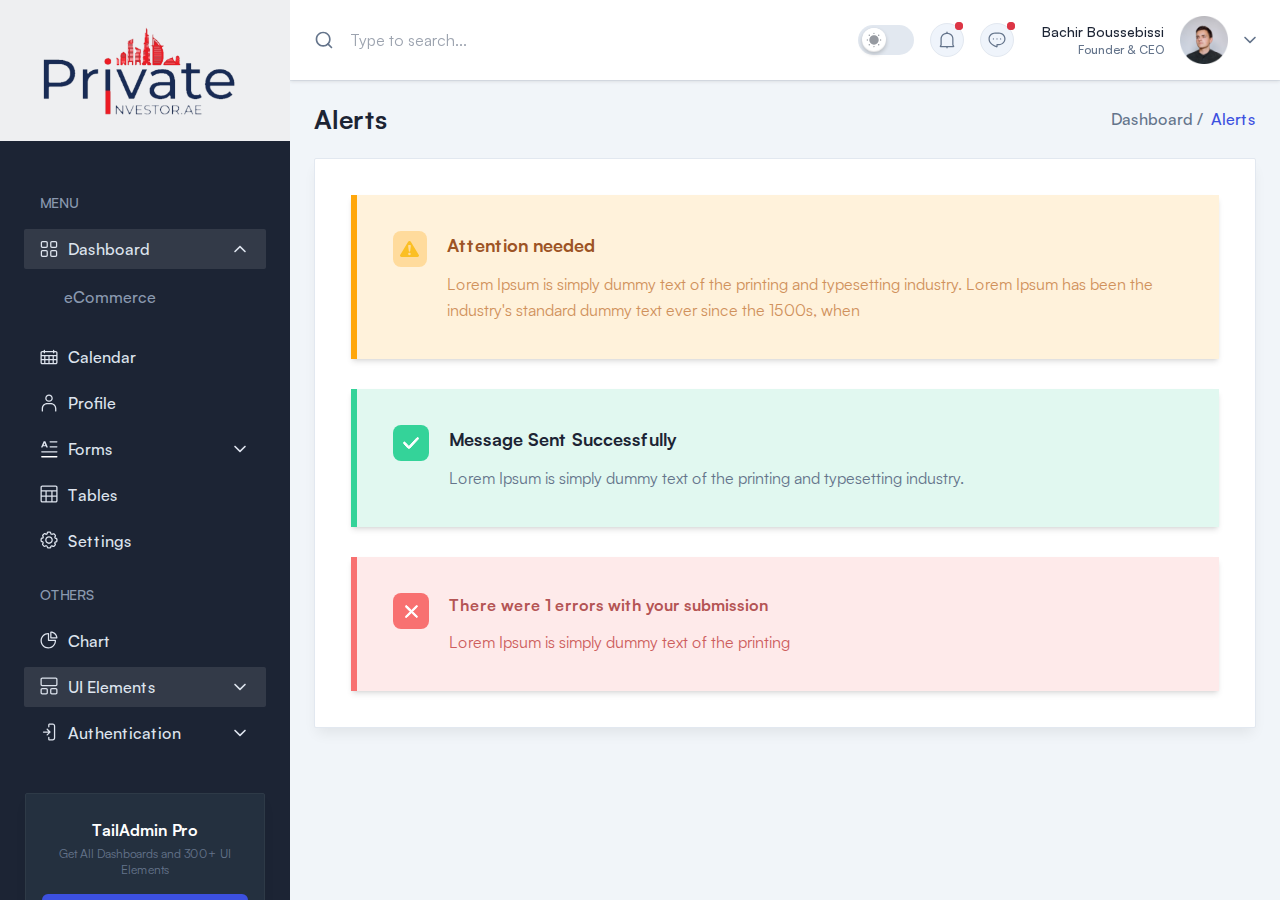
<file: alerts.html>
<!DOCTYPE html>
<html lang="en">
  <head>
    <meta charset="UTF-8" />
    <meta http-equiv="X-UA-Compatible" content="IE=edge" />
    <meta name="viewport" content="width=device-width, initial-scale=1.0" />
    <title>Alerts | TailAdmin - Tailwind CSS Admin Dashboard Template</title>
  <link rel="icon" href="favicon.ico"><link href="style.css" rel="stylesheet"></head>

  <body
    x-data="{ page: 'alerts', 'loaded': true, 'darkMode': true, 'stickyMenu': false, 'sidebarToggle': false, 'scrollTop': false }"
    x-init="
          darkMode = JSON.parse(localStorage.getItem('darkMode'));
          $watch('darkMode', value => localStorage.setItem('darkMode', JSON.stringify(value)))"
    :class="{'dark text-bodydark bg-boxdark-2': darkMode === true}"
  >
    <!-- ===== Preloader Start ===== -->
    <div
  x-show="loaded"
  x-init="window.addEventListener('DOMContentLoaded', () => {setTimeout(() => loaded = false, 500)})"
  class="fixed left-0 top-0 z-999999 flex h-screen w-screen items-center justify-center bg-white dark:bg-black"
>
  <div
    class="h-16 w-16 animate-spin rounded-full border-4 border-solid border-primary border-t-transparent"
  ></div>
</div>

    <!-- ===== Preloader End ===== -->

    <!-- ===== Page Wrapper Start ===== -->
    <div class="flex h-screen overflow-hidden">
      <!-- ===== Sidebar Start ===== -->
      <aside
  :class="sidebarToggle ? 'translate-x-0' : '-translate-x-full'"
  class="absolute left-0 top-0 z-9999 flex h-screen w-72.5 flex-col overflow-y-hidden bg-black duration-300 ease-linear dark:bg-boxdark lg:static lg:translate-x-0"
  @click.outside="sidebarToggle = false"
>
  <!-- SIDEBAR HEADER -->
  <div class="flex items-center justify-between gap-2 px-6 py-5.5 lg:py-6.5 bg-[#eeeff1]">
    <a href="index.html">
      <img src="src/images/logo/logo.png" alt="Logo" />
    </a>

    <button
      class="block lg:hidden"
      @click.stop="sidebarToggle = !sidebarToggle"
    >
      <svg
        class="fill-current"
        width="20"
        height="18"
        viewBox="0 0 20 18"
        fill="none"
        xmlns="http://www.w3.org/2000/svg"
      >
        <path
          d="M19 8.175H2.98748L9.36248 1.6875C9.69998 1.35 9.69998 0.825 9.36248 0.4875C9.02498 0.15 8.49998 0.15 8.16248 0.4875L0.399976 8.3625C0.0624756 8.7 0.0624756 9.225 0.399976 9.5625L8.16248 17.4375C8.31248 17.5875 8.53748 17.7 8.76248 17.7C8.98748 17.7 9.17498 17.625 9.36248 17.475C9.69998 17.1375 9.69998 16.6125 9.36248 16.275L3.02498 9.8625H19C19.45 9.8625 19.825 9.4875 19.825 9.0375C19.825 8.55 19.45 8.175 19 8.175Z"
          fill=""
        />
      </svg>
    </button>
  </div>
  <!-- SIDEBAR HEADER -->

  <div
    class="no-scrollbar flex flex-col overflow-y-auto duration-300 ease-linear"
  >
    <!-- Sidebar Menu -->
    <nav
      class="mt-5 px-4 py-4 lg:mt-9 lg:px-6"
      x-data="{selected: $persist('Dashboard')}"
    >
      <!-- Menu Group -->
      <div>
        <h3 class="mb-4 ml-4 text-sm font-medium text-bodydark2">MENU</h3>

        <ul class="mb-6 flex flex-col gap-1.5">
          <!-- Menu Item Dashboard -->
          <li>
            <a
              class="group relative flex items-center gap-2.5 rounded-sm px-4 py-2 font-medium text-bodydark1 duration-300 ease-in-out hover:bg-graydark dark:hover:bg-meta-4"
              href="#"
              @click.prevent="selected = (selected === 'Dashboard' ? '':'Dashboard')"
              :class="{ 'bg-graydark dark:bg-meta-4': (selected === 'Dashboard') || (page === 'ecommerce' || page === 'analytics' || page === 'stocks') }"
            >
              <svg
                class="fill-current"
                width="18"
                height="18"
                viewBox="0 0 18 18"
                fill="none"
                xmlns="http://www.w3.org/2000/svg"
              >
                <path
                  d="M6.10322 0.956299H2.53135C1.5751 0.956299 0.787598 1.7438 0.787598 2.70005V6.27192C0.787598 7.22817 1.5751 8.01567 2.53135 8.01567H6.10322C7.05947 8.01567 7.84697 7.22817 7.84697 6.27192V2.72817C7.8751 1.7438 7.0876 0.956299 6.10322 0.956299ZM6.60947 6.30005C6.60947 6.5813 6.38447 6.8063 6.10322 6.8063H2.53135C2.2501 6.8063 2.0251 6.5813 2.0251 6.30005V2.72817C2.0251 2.44692 2.2501 2.22192 2.53135 2.22192H6.10322C6.38447 2.22192 6.60947 2.44692 6.60947 2.72817V6.30005Z"
                  fill=""
                />
                <path
                  d="M15.4689 0.956299H11.8971C10.9408 0.956299 10.1533 1.7438 10.1533 2.70005V6.27192C10.1533 7.22817 10.9408 8.01567 11.8971 8.01567H15.4689C16.4252 8.01567 17.2127 7.22817 17.2127 6.27192V2.72817C17.2127 1.7438 16.4252 0.956299 15.4689 0.956299ZM15.9752 6.30005C15.9752 6.5813 15.7502 6.8063 15.4689 6.8063H11.8971C11.6158 6.8063 11.3908 6.5813 11.3908 6.30005V2.72817C11.3908 2.44692 11.6158 2.22192 11.8971 2.22192H15.4689C15.7502 2.22192 15.9752 2.44692 15.9752 2.72817V6.30005Z"
                  fill=""
                />
                <path
                  d="M6.10322 9.92822H2.53135C1.5751 9.92822 0.787598 10.7157 0.787598 11.672V15.2438C0.787598 16.2001 1.5751 16.9876 2.53135 16.9876H6.10322C7.05947 16.9876 7.84697 16.2001 7.84697 15.2438V11.7001C7.8751 10.7157 7.0876 9.92822 6.10322 9.92822ZM6.60947 15.272C6.60947 15.5532 6.38447 15.7782 6.10322 15.7782H2.53135C2.2501 15.7782 2.0251 15.5532 2.0251 15.272V11.7001C2.0251 11.4188 2.2501 11.1938 2.53135 11.1938H6.10322C6.38447 11.1938 6.60947 11.4188 6.60947 11.7001V15.272Z"
                  fill=""
                />
                <path
                  d="M15.4689 9.92822H11.8971C10.9408 9.92822 10.1533 10.7157 10.1533 11.672V15.2438C10.1533 16.2001 10.9408 16.9876 11.8971 16.9876H15.4689C16.4252 16.9876 17.2127 16.2001 17.2127 15.2438V11.7001C17.2127 10.7157 16.4252 9.92822 15.4689 9.92822ZM15.9752 15.272C15.9752 15.5532 15.7502 15.7782 15.4689 15.7782H11.8971C11.6158 15.7782 11.3908 15.5532 11.3908 15.272V11.7001C11.3908 11.4188 11.6158 11.1938 11.8971 11.1938H15.4689C15.7502 11.1938 15.9752 11.4188 15.9752 11.7001V15.272Z"
                  fill=""
                />
              </svg>

              Dashboard

              <svg
                class="absolute right-4 top-1/2 -translate-y-1/2 fill-current"
                :class="{ 'rotate-180': (selected === 'Dashboard') }"
                width="20"
                height="20"
                viewBox="0 0 20 20"
                fill="none"
                xmlns="http://www.w3.org/2000/svg"
              >
                <path
                  fill-rule="evenodd"
                  clip-rule="evenodd"
                  d="M4.41107 6.9107C4.73651 6.58527 5.26414 6.58527 5.58958 6.9107L10.0003 11.3214L14.4111 6.91071C14.7365 6.58527 15.2641 6.58527 15.5896 6.91071C15.915 7.23614 15.915 7.76378 15.5896 8.08922L10.5896 13.0892C10.2641 13.4147 9.73651 13.4147 9.41107 13.0892L4.41107 8.08922C4.08563 7.76378 4.08563 7.23614 4.41107 6.9107Z"
                  fill=""
                />
              </svg>
            </a>

            <!-- Dropdown Menu Start -->
            <div
              class="translate transform overflow-hidden"
              :class="(selected === 'Dashboard') ? 'block' :'hidden'"
            >
              <ul class="mb-5.5 mt-4 flex flex-col gap-2.5 pl-6">
                <li>
                  <a
                    class="group relative flex items-center gap-2.5 rounded-md px-4 font-medium text-bodydark2 duration-300 ease-in-out hover:text-white"
                    href="index.html"
                    :class="page === 'ecommerce' && '!text-white'"
                    >eCommerce
                  </a>
                </li>
              </ul>
            </div>
            <!-- Dropdown Menu End -->
          </li>
          <!-- Menu Item Dashboard -->

          <!-- Menu Item Calendar -->
          <li>
            <a
              class="group relative flex items-center gap-2.5 rounded-sm px-4 py-2 font-medium text-bodydark1 duration-300 ease-in-out hover:bg-graydark dark:hover:bg-meta-4"
              href="calendar.html"
              @click="selected = (selected === 'Calendar' ? '':'Calendar')"
              :class="{ 'bg-graydark dark:bg-meta-4': (selected === 'Calendar') && (page === 'calendar') }"
            >
              <svg
                class="fill-current"
                width="18"
                height="18"
                viewBox="0 0 18 18"
                fill="none"
                xmlns="http://www.w3.org/2000/svg"
              >
                <path
                  d="M15.7499 2.9812H14.2874V2.36245C14.2874 2.02495 14.0062 1.71558 13.6405 1.71558C13.2749 1.71558 12.9937 1.99683 12.9937 2.36245V2.9812H4.97803V2.36245C4.97803 2.02495 4.69678 1.71558 4.33115 1.71558C3.96553 1.71558 3.68428 1.99683 3.68428 2.36245V2.9812H2.2499C1.29365 2.9812 0.478027 3.7687 0.478027 4.75308V14.5406C0.478027 15.4968 1.26553 16.3125 2.2499 16.3125H15.7499C16.7062 16.3125 17.5218 15.525 17.5218 14.5406V4.72495C17.5218 3.7687 16.7062 2.9812 15.7499 2.9812ZM1.77178 8.21245H4.1624V10.9968H1.77178V8.21245ZM5.42803 8.21245H8.38115V10.9968H5.42803V8.21245ZM8.38115 12.2625V15.0187H5.42803V12.2625H8.38115ZM9.64678 12.2625H12.5999V15.0187H9.64678V12.2625ZM9.64678 10.9968V8.21245H12.5999V10.9968H9.64678ZM13.8374 8.21245H16.228V10.9968H13.8374V8.21245ZM2.2499 4.24683H3.7124V4.83745C3.7124 5.17495 3.99365 5.48433 4.35928 5.48433C4.7249 5.48433 5.00615 5.20308 5.00615 4.83745V4.24683H13.0499V4.83745C13.0499 5.17495 13.3312 5.48433 13.6968 5.48433C14.0624 5.48433 14.3437 5.20308 14.3437 4.83745V4.24683H15.7499C16.0312 4.24683 16.2562 4.47183 16.2562 4.75308V6.94683H1.77178V4.75308C1.77178 4.47183 1.96865 4.24683 2.2499 4.24683ZM1.77178 14.5125V12.2343H4.1624V14.9906H2.2499C1.96865 15.0187 1.77178 14.7937 1.77178 14.5125ZM15.7499 15.0187H13.8374V12.2625H16.228V14.5406C16.2562 14.7937 16.0312 15.0187 15.7499 15.0187Z"
                  fill=""
                />
              </svg>

              Calendar
            </a>
          </li>
          <!-- Menu Item Calendar -->

          <!-- Menu Item Profile -->
          <li>
            <a
              class="group relative flex items-center gap-2.5 rounded-sm px-4 py-2 font-medium text-bodydark1 duration-300 ease-in-out hover:bg-graydark dark:hover:bg-meta-4"
              href="profile.html"
              @click="selected = (selected === 'Profile' ? '':'Profile')"
              :class="{ 'bg-graydark dark:bg-meta-4': (selected === 'Profile') && (page === 'profile') }"
              :class="page === 'profile' && 'bg-graydark'"
            >
              <svg
                class="fill-current"
                width="18"
                height="18"
                viewBox="0 0 18 18"
                fill="none"
                xmlns="http://www.w3.org/2000/svg"
              >
                <path
                  d="M9.0002 7.79065C11.0814 7.79065 12.7689 6.1594 12.7689 4.1344C12.7689 2.1094 11.0814 0.478149 9.0002 0.478149C6.91895 0.478149 5.23145 2.1094 5.23145 4.1344C5.23145 6.1594 6.91895 7.79065 9.0002 7.79065ZM9.0002 1.7719C10.3783 1.7719 11.5033 2.84065 11.5033 4.16252C11.5033 5.4844 10.3783 6.55315 9.0002 6.55315C7.62207 6.55315 6.49707 5.4844 6.49707 4.16252C6.49707 2.84065 7.62207 1.7719 9.0002 1.7719Z"
                  fill=""
                />
                <path
                  d="M10.8283 9.05627H7.17207C4.16269 9.05627 1.71582 11.5313 1.71582 14.5406V16.875C1.71582 17.2125 1.99707 17.5219 2.3627 17.5219C2.72832 17.5219 3.00957 17.2407 3.00957 16.875V14.5406C3.00957 12.2344 4.89394 10.3219 7.22832 10.3219H10.8564C13.1627 10.3219 15.0752 12.2063 15.0752 14.5406V16.875C15.0752 17.2125 15.3564 17.5219 15.7221 17.5219C16.0877 17.5219 16.3689 17.2407 16.3689 16.875V14.5406C16.2846 11.5313 13.8377 9.05627 10.8283 9.05627Z"
                  fill=""
                />
              </svg>

              Profile
            </a>
          </li>
          <!-- Menu Item Profile -->

          <!-- Menu Item Forms -->
          <li>
            <a
              class="group relative flex items-center gap-2.5 rounded-sm px-4 py-2 font-medium text-bodydark1 duration-300 ease-in-out hover:bg-graydark dark:hover:bg-meta-4"
              href="#"
              @click.prevent="selected = (selected === 'Forms' ? '':'Forms')"
              :class="{ 'bg-graydark dark:bg-meta-4': (selected === 'Forms') || (page === 'formElements' || page === 'formLayout') }"
            >
              <svg
                class="fill-current"
                width="18"
                height="18"
                viewBox="0 0 18 18"
                fill="none"
                xmlns="http://www.w3.org/2000/svg"
              >
                <path
                  d="M1.43425 7.5093H2.278C2.44675 7.5093 2.55925 7.3968 2.58737 7.31243L2.98112 6.32805H5.90612L6.27175 7.31243C6.328 7.48118 6.46862 7.5093 6.58112 7.5093H7.453C7.76237 7.48118 7.87487 7.25618 7.76237 7.03118L5.428 1.4343C5.37175 1.26555 5.3155 1.23743 5.14675 1.23743H3.88112C3.76862 1.23743 3.59987 1.29368 3.57175 1.4343L1.153 7.08743C1.0405 7.2843 1.20925 7.5093 1.43425 7.5093ZM4.47175 2.98118L5.3155 5.17493H3.59987L4.47175 2.98118Z"
                  fill=""
                />
                <path
                  d="M10.1249 2.5031H16.8749C17.2124 2.5031 17.5218 2.22185 17.5218 1.85623C17.5218 1.4906 17.2405 1.20935 16.8749 1.20935H10.1249C9.7874 1.20935 9.47803 1.4906 9.47803 1.85623C9.47803 2.22185 9.75928 2.5031 10.1249 2.5031Z"
                  fill=""
                />
                <path
                  d="M16.8749 6.21558H10.1249C9.7874 6.21558 9.47803 6.49683 9.47803 6.86245C9.47803 7.22808 9.75928 7.50933 10.1249 7.50933H16.8749C17.2124 7.50933 17.5218 7.22808 17.5218 6.86245C17.5218 6.49683 17.2124 6.21558 16.8749 6.21558Z"
                  fill=""
                />
                <path
                  d="M16.875 11.1656H1.77187C1.43438 11.1656 1.125 11.4469 1.125 11.8125C1.125 12.1781 1.40625 12.4594 1.77187 12.4594H16.875C17.2125 12.4594 17.5219 12.1781 17.5219 11.8125C17.5219 11.4469 17.2125 11.1656 16.875 11.1656Z"
                  fill=""
                />
                <path
                  d="M16.875 16.1156H1.77187C1.43438 16.1156 1.125 16.3969 1.125 16.7625C1.125 17.1281 1.40625 17.4094 1.77187 17.4094H16.875C17.2125 17.4094 17.5219 17.1281 17.5219 16.7625C17.5219 16.3969 17.2125 16.1156 16.875 16.1156Z"
                  fill="white"
                />
              </svg>

              Forms

              <svg
                class="absolute right-4 top-1/2 -translate-y-1/2 fill-current"
                :class="{ 'rotate-180': (selected === 'Forms') }"
                width="20"
                height="20"
                viewBox="0 0 20 20"
                fill="none"
                xmlns="http://www.w3.org/2000/svg"
              >
                <path
                  fill-rule="evenodd"
                  clip-rule="evenodd"
                  d="M4.41107 6.9107C4.73651 6.58527 5.26414 6.58527 5.58958 6.9107L10.0003 11.3214L14.4111 6.91071C14.7365 6.58527 15.2641 6.58527 15.5896 6.91071C15.915 7.23614 15.915 7.76378 15.5896 8.08922L10.5896 13.0892C10.2641 13.4147 9.73651 13.4147 9.41107 13.0892L4.41107 8.08922C4.08563 7.76378 4.08563 7.23614 4.41107 6.9107Z"
                  fill=""
                />
              </svg>
            </a>

            <!-- Dropdown Menu Start -->
            <div
              class="translate transform overflow-hidden"
              :class="(selected === 'Forms') ? 'block' :'hidden'"
            >
              <ul class="mb-5.5 mt-4 flex flex-col gap-2.5 pl-6">
                <li>
                  <a
                    class="group relative flex items-center gap-2.5 rounded-md px-4 font-medium text-bodydark2 duration-300 ease-in-out hover:text-white"
                    href="form-elements.html"
                    :class="page === 'formElements' && '!text-white'"
                    >Form Elements</a
                  >
                </li>
                <li>
                  <a
                    class="group relative flex items-center gap-2.5 rounded-md px-4 font-medium text-bodydark2 duration-300 ease-in-out hover:text-white"
                    href="form-layout.html"
                    :class="page === 'formLayout' && '!text-white'"
                    >Form Layout</a
                  >
                </li>
              </ul>
            </div>
            <!-- Dropdown Menu End -->
          </li>
          <!-- Menu Item Forms -->

          <!-- Menu Item Tables -->
          <li>
            <a
              class="group relative flex items-center gap-2.5 rounded-sm py-2 px-4 font-medium text-bodydark1 duration-300 ease-in-out hover:bg-graydark dark:hover:bg-meta-4"
              href="tables.html"
              @click="selected = (selected === 'Tables' ? '':'Tables')"
              :class="{ 'bg-graydark dark:bg-meta-4': (selected === 'Tables') && (page === 'tables') }"
            >
              <svg
                class="fill-current"
                width="18"
                height="19"
                viewBox="0 0 18 19"
                fill="none"
                xmlns="http://www.w3.org/2000/svg"
              >
                <g clip-path="url(#clip0_130_9756)">
                  <path
                    d="M15.7501 0.55835H2.2501C1.29385 0.55835 0.506348 1.34585 0.506348 2.3021V15.8021C0.506348 16.7584 1.29385 17.574 2.27822 17.574H15.7782C16.7345 17.574 17.5501 16.7865 17.5501 15.8021V2.3021C17.522 1.34585 16.7063 0.55835 15.7501 0.55835ZM6.69385 10.599V6.4646H11.3063V10.5709H6.69385V10.599ZM11.3063 11.8646V16.3083H6.69385V11.8646H11.3063ZM1.77197 6.4646H5.45635V10.5709H1.77197V6.4646ZM12.572 6.4646H16.2563V10.5709H12.572V6.4646ZM2.2501 1.82397H15.7501C16.0313 1.82397 16.2563 2.04897 16.2563 2.33022V5.2271H1.77197V2.3021C1.77197 2.02085 1.96885 1.82397 2.2501 1.82397ZM1.77197 15.8021V11.8646H5.45635V16.3083H2.2501C1.96885 16.3083 1.77197 16.0834 1.77197 15.8021ZM15.7501 16.3083H12.572V11.8646H16.2563V15.8021C16.2563 16.0834 16.0313 16.3083 15.7501 16.3083Z"
                    fill=""
                  />
                </g>
                <defs>
                  <clipPath id="clip0_130_9756">
                    <rect
                      width="18"
                      height="18"
                      fill="white"
                      transform="translate(0 0.052124)"
                    />
                  </clipPath>
                </defs>
              </svg>

              Tables
            </a>
          </li>
          <!-- Menu Item Tables -->

          <!-- Menu Item Settings -->
          <li>
            <a
              class="group relative flex items-center gap-2.5 rounded-sm py-2 px-4 font-medium text-bodydark1 duration-300 ease-in-out hover:bg-graydark dark:hover:bg-meta-4"
              href="settings.html"
              @click="selected = (selected === 'Settings' ? '':'Settings')"
              :class="{ 'bg-graydark dark:bg-meta-4': (selected === 'Settings') && (page === 'settings') }"
              :class="page === 'settings' && 'bg-graydark'"
            >
              <svg
                class="fill-current"
                width="18"
                height="19"
                viewBox="0 0 18 19"
                fill="none"
                xmlns="http://www.w3.org/2000/svg"
              >
                <g clip-path="url(#clip0_130_9763)">
                  <path
                    d="M17.0721 7.30835C16.7909 6.99897 16.3971 6.83022 15.9752 6.83022H15.8909C15.7502 6.83022 15.6377 6.74585 15.6096 6.63335C15.5815 6.52085 15.5252 6.43647 15.4971 6.32397C15.4409 6.21147 15.4971 6.09897 15.5815 6.0146L15.6377 5.95835C15.9471 5.6771 16.1159 5.28335 16.1159 4.86147C16.1159 4.4396 15.9752 4.04585 15.6659 3.73647L14.569 2.61147C13.9784 1.99272 12.9659 1.9646 12.3471 2.58335L12.2627 2.6396C12.1784 2.72397 12.0377 2.7521 11.8971 2.69585C11.7846 2.6396 11.6721 2.58335 11.5315 2.55522C11.3909 2.49897 11.3065 2.38647 11.3065 2.27397V2.13335C11.3065 1.26147 10.6034 0.55835 9.73148 0.55835H8.15648C7.7346 0.55835 7.34085 0.7271 7.0596 1.00835C6.75023 1.31772 6.6096 1.71147 6.6096 2.10522V2.21772C6.6096 2.33022 6.52523 2.44272 6.41273 2.49897C6.35648 2.5271 6.32835 2.5271 6.2721 2.55522C6.1596 2.61147 6.01898 2.58335 5.9346 2.49897L5.87835 2.4146C5.5971 2.10522 5.20335 1.93647 4.78148 1.93647C4.3596 1.93647 3.96585 2.0771 3.65648 2.38647L2.53148 3.48335C1.91273 4.07397 1.8846 5.08647 2.50335 5.70522L2.5596 5.7896C2.64398 5.87397 2.6721 6.0146 2.61585 6.09897C2.5596 6.21147 2.53148 6.29585 2.47523 6.40835C2.41898 6.52085 2.3346 6.5771 2.19398 6.5771H2.1096C1.68773 6.5771 1.29398 6.71772 0.984604 7.0271C0.675229 7.30835 0.506479 7.7021 0.506479 8.12397L0.478354 9.69897C0.450229 10.5708 1.15335 11.274 2.02523 11.3021H2.1096C2.25023 11.3021 2.36273 11.3865 2.39085 11.499C2.4471 11.5833 2.50335 11.6677 2.53148 11.7802C2.5596 11.8927 2.53148 12.0052 2.4471 12.0896L2.39085 12.1458C2.08148 12.4271 1.91273 12.8208 1.91273 13.2427C1.91273 13.6646 2.05335 14.0583 2.36273 14.3677L3.4596 15.4927C4.05023 16.1115 5.06273 16.1396 5.68148 15.5208L5.76585 15.4646C5.85023 15.3802 5.99085 15.3521 6.13148 15.4083C6.24398 15.4646 6.35648 15.5208 6.4971 15.549C6.63773 15.6052 6.7221 15.7177 6.7221 15.8302V15.9427C6.7221 16.8146 7.42523 17.5177 8.2971 17.5177H9.8721C10.744 17.5177 11.4471 16.8146 11.4471 15.9427V15.8302C11.4471 15.7177 11.5315 15.6052 11.644 15.549C11.7002 15.5208 11.7284 15.5208 11.7846 15.4927C11.9252 15.4365 12.0377 15.4646 12.1221 15.549L12.1784 15.6333C12.4596 15.9427 12.8534 16.1115 13.2752 16.1115C13.6971 16.1115 14.0909 15.9708 14.4002 15.6615L15.5252 14.5646C16.144 13.974 16.1721 12.9615 15.5534 12.3427L15.4971 12.2583C15.4127 12.174 15.3846 12.0333 15.4409 11.949C15.4971 11.8365 15.5252 11.7521 15.5815 11.6396C15.6377 11.5271 15.7502 11.4708 15.8627 11.4708H15.9471H15.9752C16.819 11.4708 17.5221 10.7958 17.5502 9.92397L17.5784 8.34897C17.5221 8.01147 17.3534 7.5896 17.0721 7.30835ZM16.2284 9.9521C16.2284 10.1208 16.0877 10.2615 15.919 10.2615H15.8346H15.8065C15.1596 10.2615 14.569 10.6552 14.344 11.2177C14.3159 11.3021 14.2596 11.3865 14.2315 11.4708C13.9784 12.0333 14.0909 12.7365 14.5409 13.1865L14.5971 13.2708C14.7096 13.3833 14.7096 13.5802 14.5971 13.6927L13.4721 14.7896C13.3877 14.874 13.3034 14.874 13.2471 14.874C13.1909 14.874 13.1065 14.874 13.0221 14.7896L12.9659 14.7052C12.5159 14.2271 11.8409 14.0865 11.2221 14.3677L11.1096 14.424C10.4909 14.6771 10.0971 15.2396 10.0971 15.8865V15.999C10.0971 16.1677 9.95648 16.3083 9.78773 16.3083H8.21273C8.04398 16.3083 7.90335 16.1677 7.90335 15.999V15.8865C7.90335 15.2396 7.5096 14.649 6.89085 14.424C6.80648 14.3958 6.69398 14.3396 6.6096 14.3115C6.3846 14.199 6.1596 14.1708 5.9346 14.1708C5.54085 14.1708 5.1471 14.3115 4.83773 14.6208L4.78148 14.649C4.66898 14.7615 4.4721 14.7615 4.3596 14.649L3.26273 13.524C3.17835 13.4396 3.17835 13.3552 3.17835 13.299C3.17835 13.2427 3.17835 13.1583 3.26273 13.074L3.31898 13.0177C3.7971 12.5677 3.93773 11.8646 3.6846 11.3021C3.65648 11.2177 3.62835 11.1333 3.5721 11.049C3.3471 10.4583 2.7846 10.0365 2.13773 10.0365H2.05335C1.8846 10.0365 1.74398 9.89585 1.74398 9.7271L1.7721 8.1521C1.7721 8.0396 1.82835 7.98335 1.85648 7.9271C1.8846 7.89897 1.96898 7.84272 2.08148 7.84272H2.16585C2.81273 7.87085 3.40335 7.4771 3.65648 6.88647C3.6846 6.8021 3.74085 6.71772 3.76898 6.63335C4.0221 6.07085 3.9096 5.36772 3.4596 4.91772L3.40335 4.83335C3.29085 4.72085 3.29085 4.52397 3.40335 4.41147L4.52835 3.3146C4.61273 3.23022 4.6971 3.23022 4.75335 3.23022C4.8096 3.23022 4.89398 3.23022 4.97835 3.3146L5.0346 3.39897C5.4846 3.8771 6.1596 4.01772 6.77835 3.7646L6.89085 3.70835C7.5096 3.45522 7.90335 2.89272 7.90335 2.24585V2.13335C7.90335 2.02085 7.9596 1.9646 7.98773 1.90835C8.01585 1.8521 8.10023 1.82397 8.21273 1.82397H9.78773C9.95648 1.82397 10.0971 1.9646 10.0971 2.13335V2.24585C10.0971 2.89272 10.4909 3.48335 11.1096 3.70835C11.194 3.73647 11.3065 3.79272 11.3909 3.82085C11.9815 4.1021 12.6846 3.9896 13.1627 3.5396L13.2471 3.48335C13.3596 3.37085 13.5565 3.37085 13.669 3.48335L14.7659 4.60835C14.8502 4.69272 14.8502 4.7771 14.8502 4.83335C14.8502 4.8896 14.8221 4.97397 14.7659 5.05835L14.7096 5.1146C14.2034 5.53647 14.0627 6.2396 14.2877 6.8021C14.3159 6.88647 14.344 6.97085 14.4002 7.05522C14.6252 7.64585 15.1877 8.06772 15.8346 8.06772H15.919C16.0315 8.06772 16.0877 8.12397 16.144 8.1521C16.2002 8.18022 16.2284 8.2646 16.2284 8.3771V9.9521Z"
                    fill=""
                  />
                  <path
                    d="M9.00029 5.22705C6.89092 5.22705 5.17529 6.94268 5.17529 9.05205C5.17529 11.1614 6.89092 12.8771 9.00029 12.8771C11.1097 12.8771 12.8253 11.1614 12.8253 9.05205C12.8253 6.94268 11.1097 5.22705 9.00029 5.22705ZM9.00029 11.6114C7.59404 11.6114 6.44092 10.4583 6.44092 9.05205C6.44092 7.6458 7.59404 6.49268 9.00029 6.49268C10.4065 6.49268 11.5597 7.6458 11.5597 9.05205C11.5597 10.4583 10.4065 11.6114 9.00029 11.6114Z"
                    fill=""
                  />
                </g>
                <defs>
                  <clipPath id="clip0_130_9763">
                    <rect
                      width="18"
                      height="18"
                      fill="white"
                      transform="translate(0 0.052124)"
                    />
                  </clipPath>
                </defs>
              </svg>

              Settings
            </a>
          </li>
          <!-- Menu Item Settings -->
        </ul>
      </div>

      <!-- Others Group -->
      <div>
        <h3 class="mb-4 ml-4 text-sm font-medium text-bodydark2">OTHERS</h3>

        <ul class="mb-6 flex flex-col gap-1.5">
          <!-- Menu Item Chart -->
          <li>
            <a
              class="group relative flex items-center gap-2.5 rounded-sm py-2 px-4 font-medium text-bodydark1 duration-300 ease-in-out hover:bg-graydark dark:hover:bg-meta-4"
              href="chart.html"
              @click="selected = (selected === 'Chart' ? '':'Chart')"
              :class="{ 'bg-graydark dark:bg-meta-4': (selected === 'Chart') && (page === 'Chart') }"
            >
              <svg
                class="fill-current"
                width="18"
                height="19"
                viewBox="0 0 18 19"
                fill="none"
                xmlns="http://www.w3.org/2000/svg"
              >
                <g clip-path="url(#clip0_130_9801)">
                  <path
                    d="M10.8563 0.55835C10.5188 0.55835 10.2095 0.8396 10.2095 1.20522V6.83022C10.2095 7.16773 10.4907 7.4771 10.8563 7.4771H16.8751C17.0438 7.4771 17.2126 7.39272 17.3251 7.28022C17.4376 7.1396 17.4938 6.97085 17.4938 6.8021C17.2688 3.28647 14.3438 0.55835 10.8563 0.55835ZM11.4751 6.15522V1.8521C13.8095 2.13335 15.6938 3.8771 16.1438 6.18335H11.4751V6.15522Z"
                    fill=""
                  />
                  <path
                    d="M15.3845 8.7427H9.1126V2.69582C9.1126 2.35832 8.83135 2.07707 8.49385 2.07707C8.40947 2.07707 8.3251 2.07707 8.24072 2.07707C3.96572 2.04895 0.506348 5.53645 0.506348 9.81145C0.506348 14.0864 3.99385 17.5739 8.26885 17.5739C12.5438 17.5739 16.0313 14.0864 16.0313 9.81145C16.0313 9.6427 16.0313 9.47395 16.0032 9.33332C16.0032 8.99582 15.722 8.7427 15.3845 8.7427ZM8.26885 16.3083C4.66885 16.3083 1.77197 13.4114 1.77197 9.81145C1.77197 6.3802 4.47197 3.53957 7.8751 3.3427V9.36145C7.8751 9.69895 8.15635 10.0083 8.52197 10.0083H14.7938C14.6813 13.4958 11.7845 16.3083 8.26885 16.3083Z"
                    fill=""
                  />
                </g>
                <defs>
                  <clipPath id="clip0_130_9801">
                    <rect
                      width="18"
                      height="18"
                      fill="white"
                      transform="translate(0 0.052124)"
                    />
                  </clipPath>
                </defs>
              </svg>

              Chart
            </a>
          </li>
          <!-- Menu Item Chart -->

          <!-- Menu Item Ui Elements -->
          <li>
            <a
              class="group relative flex items-center gap-2.5 rounded-sm px-4 py-2 font-medium text-bodydark1 duration-300 ease-in-out hover:bg-graydark dark:hover:bg-meta-4"
              href="#"
              @click.prevent="selected = (selected === 'UiElements' ? '':'UiElements')"
              :class="{ 'bg-graydark dark:bg-meta-4': (selected === 'UiElements') || (page === 'alerts' || page === 'buttons') }"
            >
              <svg
                class="fill-current"
                width="18"
                height="19"
                viewBox="0 0 18 19"
                fill="none"
                xmlns="http://www.w3.org/2000/svg"
              >
                <g clip-path="url(#clip0_130_9807)">
                  <path
                    d="M15.7501 0.55835H2.2501C1.29385 0.55835 0.506348 1.34585 0.506348 2.3021V7.53335C0.506348 8.4896 1.29385 9.2771 2.2501 9.2771H15.7501C16.7063 9.2771 17.4938 8.4896 17.4938 7.53335V2.3021C17.4938 1.34585 16.7063 0.55835 15.7501 0.55835ZM16.2563 7.53335C16.2563 7.8146 16.0313 8.0396 15.7501 8.0396H2.2501C1.96885 8.0396 1.74385 7.8146 1.74385 7.53335V2.3021C1.74385 2.02085 1.96885 1.79585 2.2501 1.79585H15.7501C16.0313 1.79585 16.2563 2.02085 16.2563 2.3021V7.53335Z"
                    fill=""
                  />
                  <path
                    d="M6.13135 10.9646H2.2501C1.29385 10.9646 0.506348 11.7521 0.506348 12.7083V15.8021C0.506348 16.7583 1.29385 17.5458 2.2501 17.5458H6.13135C7.0876 17.5458 7.8751 16.7583 7.8751 15.8021V12.7083C7.90322 11.7521 7.11572 10.9646 6.13135 10.9646ZM6.6376 15.8021C6.6376 16.0833 6.4126 16.3083 6.13135 16.3083H2.2501C1.96885 16.3083 1.74385 16.0833 1.74385 15.8021V12.7083C1.74385 12.4271 1.96885 12.2021 2.2501 12.2021H6.13135C6.4126 12.2021 6.6376 12.4271 6.6376 12.7083V15.8021Z"
                    fill=""
                  />
                  <path
                    d="M15.75 10.9646H11.8688C10.9125 10.9646 10.125 11.7521 10.125 12.7083V15.8021C10.125 16.7583 10.9125 17.5458 11.8688 17.5458H15.75C16.7063 17.5458 17.4938 16.7583 17.4938 15.8021V12.7083C17.4938 11.7521 16.7063 10.9646 15.75 10.9646ZM16.2562 15.8021C16.2562 16.0833 16.0312 16.3083 15.75 16.3083H11.8688C11.5875 16.3083 11.3625 16.0833 11.3625 15.8021V12.7083C11.3625 12.4271 11.5875 12.2021 11.8688 12.2021H15.75C16.0312 12.2021 16.2562 12.4271 16.2562 12.7083V15.8021Z"
                    fill=""
                  />
                </g>
                <defs>
                  <clipPath id="clip0_130_9807">
                    <rect
                      width="18"
                      height="18"
                      fill="white"
                      transform="translate(0 0.052124)"
                    />
                  </clipPath>
                </defs>
              </svg>

              UI Elements

              <svg
                class="absolute right-4 top-1/2 -translate-y-1/2 fill-current"
                :class="{ 'rotate-180': (selected === 'UiElements') }"
                width="20"
                height="20"
                viewBox="0 0 20 20"
                fill="none"
                xmlns="http://www.w3.org/2000/svg"
              >
                <path
                  fill-rule="evenodd"
                  clip-rule="evenodd"
                  d="M4.41107 6.9107C4.73651 6.58527 5.26414 6.58527 5.58958 6.9107L10.0003 11.3214L14.4111 6.91071C14.7365 6.58527 15.2641 6.58527 15.5896 6.91071C15.915 7.23614 15.915 7.76378 15.5896 8.08922L10.5896 13.0892C10.2641 13.4147 9.73651 13.4147 9.41107 13.0892L4.41107 8.08922C4.08563 7.76378 4.08563 7.23614 4.41107 6.9107Z"
                  fill=""
                />
              </svg>
            </a>

            <!-- Dropdown Menu Start -->
            <div
              class="translate transform overflow-hidden"
              :class="(selected === 'UiElements') ? 'block' :'hidden'"
            >
              <ul class="mb-3 mt-4 flex flex-col gap-2 pl-6">
                <li>
                  <a
                    class="group relative flex items-center gap-2.5 rounded-md px-4 font-medium text-bodydark2 duration-300 ease-in-out hover:text-white"
                    href="alerts.html"
                    :class="page === 'alerts' && '!text-white'"
                    >Alerts</a
                  >
                </li>

                <li>
                  <a
                    class="group relative flex items-center gap-2.5 rounded-md px-4 font-medium text-bodydark2 duration-300 ease-in-out hover:text-white"
                    href="buttons.html"
                    :class="page === 'buttons' && '!text-white'"
                    >Buttons</a
                  >
                </li>
              </ul>
            </div>
            <!-- Dropdown Menu End -->
          </li>
          <!-- Menu Item Ui Elements -->

          <!-- Menu Item Auth Pages -->
          <li>
            <a
              class="group relative flex items-center gap-2.5 rounded-sm px-4 py-2 font-medium text-bodydark1 duration-300 ease-in-out hover:bg-graydark dark:hover:bg-meta-4"
              href="#"
              @click.prevent="selected = (selected === 'AuthPages' ? '':'AuthPages')"
              :class="{ 'bg-graydark dark:bg-meta-4': (selected === 'AuthPages') || (page === 'register' || page === 'login') }"
            >
              <svg
                class="fill-current"
                width="18"
                height="19"
                viewBox="0 0 18 19"
                fill="none"
                xmlns="http://www.w3.org/2000/svg"
              >
                <g clip-path="url(#clip0_130_9814)">
                  <path
                    d="M12.7127 0.55835H9.53457C8.80332 0.55835 8.18457 1.1771 8.18457 1.90835V3.84897C8.18457 4.18647 8.46582 4.46772 8.80332 4.46772C9.14082 4.46772 9.45019 4.18647 9.45019 3.84897V1.88022C9.45019 1.82397 9.47832 1.79585 9.53457 1.79585H12.7127C13.3877 1.79585 13.9221 2.33022 13.9221 3.00522V15.0709C13.9221 15.7459 13.3877 16.2802 12.7127 16.2802H9.53457C9.47832 16.2802 9.45019 16.2521 9.45019 16.1959V14.2552C9.45019 13.9177 9.16894 13.6365 8.80332 13.6365C8.43769 13.6365 8.18457 13.9177 8.18457 14.2552V16.1959C8.18457 16.9271 8.80332 17.5459 9.53457 17.5459H12.7127C14.0908 17.5459 15.1877 16.4209 15.1877 15.0709V3.03335C15.1877 1.65522 14.0627 0.55835 12.7127 0.55835Z"
                    fill=""
                  />
                  <path
                    d="M10.4346 8.60205L7.62207 5.7333C7.36895 5.48018 6.97519 5.48018 6.72207 5.7333C6.46895 5.98643 6.46895 6.38018 6.72207 6.6333L8.46582 8.40518H3.45957C3.12207 8.40518 2.84082 8.68643 2.84082 9.02393C2.84082 9.36143 3.12207 9.64268 3.45957 9.64268H8.49395L6.72207 11.4427C6.46895 11.6958 6.46895 12.0896 6.72207 12.3427C6.83457 12.4552 7.00332 12.5114 7.17207 12.5114C7.34082 12.5114 7.50957 12.4552 7.62207 12.3145L10.4346 9.4458C10.6877 9.24893 10.6877 8.85518 10.4346 8.60205Z"
                    fill=""
                  />
                </g>
                <defs>
                  <clipPath id="clip0_130_9814">
                    <rect
                      width="18"
                      height="18"
                      fill="white"
                      transform="translate(0 0.052124)"
                    />
                  </clipPath>
                </defs>
              </svg>

              Authentication

              <svg
                class="absolute right-4 top-1/2 -translate-y-1/2 fill-current"
                :class="{ 'rotate-180': (selected === 'AuthPages') }"
                width="20"
                height="20"
                viewBox="0 0 20 20"
                fill="none"
                xmlns="http://www.w3.org/2000/svg"
              >
                <path
                  fill-rule="evenodd"
                  clip-rule="evenodd"
                  d="M4.41107 6.9107C4.73651 6.58527 5.26414 6.58527 5.58958 6.9107L10.0003 11.3214L14.4111 6.91071C14.7365 6.58527 15.2641 6.58527 15.5896 6.91071C15.915 7.23614 15.915 7.76378 15.5896 8.08922L10.5896 13.0892C10.2641 13.4147 9.73651 13.4147 9.41107 13.0892L4.41107 8.08922C4.08563 7.76378 4.08563 7.23614 4.41107 6.9107Z"
                  fill=""
                />
              </svg>
            </a>

            <!-- Dropdown Menu Start -->
            <div
              class="translate transform overflow-hidden"
              :class="(selected === 'AuthPages') ? 'block' :'hidden'"
            >
              <ul class="mb-3 mt-4 flex flex-col gap-2 pl-6">
                <li>
                  <a
                    class="group relative flex items-center gap-2.5 rounded-md px-4 font-medium text-bodydark2 duration-300 ease-in-out hover:text-white"
                    href="signin.html"
                    :class="page === 'signin' && '!text-white'"
                    >Sign In</a
                  >
                </li>
                <li>
                  <a
                    class="group relative flex items-center gap-2.5 rounded-md px-4 font-medium text-bodydark2 duration-300 ease-in-out hover:text-white"
                    href="signup.html"
                    :class="page === 'signup' && '!text-white'"
                    >Sign Up</a
                  >
                </li>
              </ul>
            </div>
            <!-- Dropdown Menu End -->
          </li>
          <!-- Menu Item Auth Pages -->
        </ul>
      </div>
    </nav>
    <!-- Sidebar Menu -->

    <!-- Promo Box -->
    <div
      class="mx-auto mb-10 w-full max-w-60 rounded-sm border border-strokedark bg-boxdark px-4 py-6 text-center shadow-default"
    >
      <h3 class="mb-1 font-semibold text-white">TailAdmin Pro</h3>
      <p class="mb-4 text-xs">Get All Dashboards and 300+ UI Elements</p>
      <a
        href="https://tailadmin.com/pricing"
        target="_blank"
        rel="nofollow"
        class="flex items-center justify-center rounded-md bg-primary p-2 text-white hover:bg-opacity-95"
      >
        Purchase Now
      </a>
    </div>
    <!-- Promo Box -->
  </div>
</aside>

      <!-- ===== Sidebar End ===== -->

      <!-- ===== Content Area Start ===== -->
      <div
        class="relative flex flex-1 flex-col overflow-y-auto overflow-x-hidden"
      >
        <!-- ===== Header Start ===== -->
        <header
  class="sticky top-0 z-999 flex w-full bg-white drop-shadow-1 dark:bg-boxdark dark:drop-shadow-none"
>
  <div
    class="flex flex-grow items-center justify-between px-4 py-4 shadow-2 md:px-6 2xl:px-11"
  >
    <div class="flex items-center gap-2 sm:gap-4 lg:hidden">
      <!-- Hamburger Toggle BTN -->
      <button
        class="z-99999 block rounded-sm border border-stroke bg-white p-1.5 shadow-sm dark:border-strokedark dark:bg-boxdark lg:hidden"
        @click.stop="sidebarToggle = !sidebarToggle"
      >
        <span class="relative block h-5.5 w-5.5 cursor-pointer">
          <span class="du-block absolute right-0 h-full w-full">
            <span
              class="relative left-0 top-0 my-1 block h-0.5 w-0 rounded-sm bg-black delay-[0] duration-200 ease-in-out dark:bg-white"
              :class="{ '!w-full delay-300': !sidebarToggle }"
            ></span>
            <span
              class="relative left-0 top-0 my-1 block h-0.5 w-0 rounded-sm bg-black delay-150 duration-200 ease-in-out dark:bg-white"
              :class="{ '!w-full delay-400': !sidebarToggle }"
            ></span>
            <span
              class="relative left-0 top-0 my-1 block h-0.5 w-0 rounded-sm bg-black delay-200 duration-200 ease-in-out dark:bg-white"
              :class="{ '!w-full delay-500': !sidebarToggle }"
            ></span>
          </span>
          <span class="du-block absolute right-0 h-full w-full rotate-45">
            <span
              class="absolute left-2.5 top-0 block h-full w-0.5 rounded-sm bg-black delay-300 duration-200 ease-in-out dark:bg-white"
              :class="{ '!h-0 delay-[0]': !sidebarToggle }"
            ></span>
            <span
              class="delay-400 absolute left-0 top-2.5 block h-0.5 w-full rounded-sm bg-black duration-200 ease-in-out dark:bg-white"
              :class="{ '!h-0 dealy-200': !sidebarToggle }"
            ></span>
          </span>
        </span>
      </button>
      <!-- Hamburger Toggle BTN -->
      <a class="block flex-shrink-0 lg:hidden" href="index.html">
        <img src="src/images/logo/logo.png" alt="Logo" />
      </a>
    </div>
    <div class="hidden sm:block">
      <form action="https://formbold.com/s/unique_form_id" method="POST">
        <div class="relative">
          <button class="absolute left-0 top-1/2 -translate-y-1/2">
            <svg
              class="fill-body hover:fill-primary dark:fill-bodydark dark:hover:fill-primary"
              width="20"
              height="20"
              viewBox="0 0 20 20"
              fill="none"
              xmlns="http://www.w3.org/2000/svg"
            >
              <path
                fill-rule="evenodd"
                clip-rule="evenodd"
                d="M9.16666 3.33332C5.945 3.33332 3.33332 5.945 3.33332 9.16666C3.33332 12.3883 5.945 15 9.16666 15C12.3883 15 15 12.3883 15 9.16666C15 5.945 12.3883 3.33332 9.16666 3.33332ZM1.66666 9.16666C1.66666 5.02452 5.02452 1.66666 9.16666 1.66666C13.3088 1.66666 16.6667 5.02452 16.6667 9.16666C16.6667 13.3088 13.3088 16.6667 9.16666 16.6667C5.02452 16.6667 1.66666 13.3088 1.66666 9.16666Z"
                fill=""
              />
              <path
                fill-rule="evenodd"
                clip-rule="evenodd"
                d="M13.2857 13.2857C13.6112 12.9603 14.1388 12.9603 14.4642 13.2857L18.0892 16.9107C18.4147 17.2362 18.4147 17.7638 18.0892 18.0892C17.7638 18.4147 17.2362 18.4147 16.9107 18.0892L13.2857 14.4642C12.9603 14.1388 12.9603 13.6112 13.2857 13.2857Z"
                fill=""
              />
            </svg>
          </button>

          <input
            type="text"
            placeholder="Type to search..."
            class="w-full bg-transparent pl-9 pr-4 focus:outline-none xl:w-125"
          />
        </div>
      </form>
    </div>

    <div class="flex items-center gap-3 2xsm:gap-7">
      <ul class="flex items-center gap-2 2xsm:gap-4">
        <li>
          <!-- Dark Mode Toggler -->
          <label
            :class="darkMode ? 'bg-primary' : 'bg-stroke'"
            class="relative m-0 block h-7.5 w-14 rounded-full"
          >
            <input
              type="checkbox"
              :value="darkMode"
              @change="darkMode = !darkMode"
              class="absolute top-0 z-50 m-0 h-full w-full cursor-pointer opacity-0"
            />
            <span
              :class="darkMode && '!right-1 !translate-x-full'"
              class="absolute left-1 top-1/2 flex h-6 w-6 -translate-y-1/2 translate-x-0 items-center justify-center rounded-full bg-white shadow-switcher duration-75 ease-linear"
            >
              <span class="dark:hidden">
                <svg
                  width="16"
                  height="16"
                  viewBox="0 0 16 16"
                  fill="none"
                  xmlns="http://www.w3.org/2000/svg"
                >
                  <path
                    d="M7.99992 12.6666C10.5772 12.6666 12.6666 10.5772 12.6666 7.99992C12.6666 5.42259 10.5772 3.33325 7.99992 3.33325C5.42259 3.33325 3.33325 5.42259 3.33325 7.99992C3.33325 10.5772 5.42259 12.6666 7.99992 12.6666Z"
                    fill="#969AA1"
                  />
                  <path
                    d="M8.00008 15.3067C7.63341 15.3067 7.33342 15.0334 7.33342 14.6667V14.6134C7.33342 14.2467 7.63341 13.9467 8.00008 13.9467C8.36675 13.9467 8.66675 14.2467 8.66675 14.6134C8.66675 14.9801 8.36675 15.3067 8.00008 15.3067ZM12.7601 13.4267C12.5867 13.4267 12.4201 13.3601 12.2867 13.2334L12.2001 13.1467C11.9401 12.8867 11.9401 12.4667 12.2001 12.2067C12.4601 11.9467 12.8801 11.9467 13.1401 12.2067L13.2267 12.2934C13.4867 12.5534 13.4867 12.9734 13.2267 13.2334C13.1001 13.3601 12.9334 13.4267 12.7601 13.4267ZM3.24008 13.4267C3.06675 13.4267 2.90008 13.3601 2.76675 13.2334C2.50675 12.9734 2.50675 12.5534 2.76675 12.2934L2.85342 12.2067C3.11342 11.9467 3.53341 11.9467 3.79341 12.2067C4.05341 12.4667 4.05341 12.8867 3.79341 13.1467L3.70675 13.2334C3.58008 13.3601 3.40675 13.4267 3.24008 13.4267ZM14.6667 8.66675H14.6134C14.2467 8.66675 13.9467 8.36675 13.9467 8.00008C13.9467 7.63341 14.2467 7.33342 14.6134 7.33342C14.9801 7.33342 15.3067 7.63341 15.3067 8.00008C15.3067 8.36675 15.0334 8.66675 14.6667 8.66675ZM1.38675 8.66675H1.33341C0.966748 8.66675 0.666748 8.36675 0.666748 8.00008C0.666748 7.63341 0.966748 7.33342 1.33341 7.33342C1.70008 7.33342 2.02675 7.63341 2.02675 8.00008C2.02675 8.36675 1.75341 8.66675 1.38675 8.66675ZM12.6734 3.99341C12.5001 3.99341 12.3334 3.92675 12.2001 3.80008C11.9401 3.54008 11.9401 3.12008 12.2001 2.86008L12.2867 2.77341C12.5467 2.51341 12.9667 2.51341 13.2267 2.77341C13.4867 3.03341 13.4867 3.45341 13.2267 3.71341L13.1401 3.80008C13.0134 3.92675 12.8467 3.99341 12.6734 3.99341ZM3.32675 3.99341C3.15341 3.99341 2.98675 3.92675 2.85342 3.80008L2.76675 3.70675C2.50675 3.44675 2.50675 3.02675 2.76675 2.76675C3.02675 2.50675 3.44675 2.50675 3.70675 2.76675L3.79341 2.85342C4.05341 3.11342 4.05341 3.53341 3.79341 3.79341C3.66675 3.92675 3.49341 3.99341 3.32675 3.99341ZM8.00008 2.02675C7.63341 2.02675 7.33342 1.75341 7.33342 1.38675V1.33341C7.33342 0.966748 7.63341 0.666748 8.00008 0.666748C8.36675 0.666748 8.66675 0.966748 8.66675 1.33341C8.66675 1.70008 8.36675 2.02675 8.00008 2.02675Z"
                    fill="#969AA1"
                  />
                </svg>
              </span>
              <span class="hidden dark:inline-block">
                <svg
                  width="16"
                  height="16"
                  viewBox="0 0 16 16"
                  fill="none"
                  xmlns="http://www.w3.org/2000/svg"
                >
                  <path
                    d="M14.3533 10.62C14.2466 10.44 13.9466 10.16 13.1999 10.2933C12.7866 10.3667 12.3666 10.4 11.9466 10.38C10.3933 10.3133 8.98659 9.6 8.00659 8.5C7.13993 7.53333 6.60659 6.27333 6.59993 4.91333C6.59993 4.15333 6.74659 3.42 7.04659 2.72666C7.33993 2.05333 7.13326 1.7 6.98659 1.55333C6.83326 1.4 6.47326 1.18666 5.76659 1.48C3.03993 2.62666 1.35326 5.36 1.55326 8.28666C1.75326 11.04 3.68659 13.3933 6.24659 14.28C6.85993 14.4933 7.50659 14.62 8.17326 14.6467C8.27993 14.6533 8.38659 14.66 8.49326 14.66C10.7266 14.66 12.8199 13.6067 14.1399 11.8133C14.5866 11.1933 14.4666 10.8 14.3533 10.62Z"
                    fill="#969AA1"
                  />
                </svg>
              </span>
            </span>
          </label>
          <!-- Dark Mode Toggler -->
        </li>

        <!-- Notification Menu Area -->
        <li
          class="relative"
          x-data="{ dropdownOpen: false, notifying: true }"
          @click.outside="dropdownOpen = false"
        >
          <a
            class="relative flex h-8.5 w-8.5 items-center justify-center rounded-full border-[0.5px] border-stroke bg-gray hover:text-primary dark:border-strokedark dark:bg-meta-4 dark:text-white"
            href="#"
            @click.prevent="dropdownOpen = ! dropdownOpen; notifying = false"
          >
            <span
              :class="!notifying && 'hidden'"
              class="absolute -top-0.5 right-0 z-1 h-2 w-2 rounded-full bg-meta-1"
            >
              <span
                class="absolute -z-1 inline-flex h-full w-full animate-ping rounded-full bg-meta-1 opacity-75"
              ></span>
            </span>

            <svg
              class="fill-current duration-300 ease-in-out"
              width="18"
              height="18"
              viewBox="0 0 18 18"
              fill="none"
              xmlns="http://www.w3.org/2000/svg"
            >
              <path
                d="M16.1999 14.9343L15.6374 14.0624C15.5249 13.8937 15.4687 13.7249 15.4687 13.528V7.67803C15.4687 6.01865 14.7655 4.47178 13.4718 3.31865C12.4312 2.39053 11.0812 1.7999 9.64678 1.6874V1.1249C9.64678 0.787402 9.36553 0.478027 8.9999 0.478027C8.6624 0.478027 8.35303 0.759277 8.35303 1.1249V1.65928C8.29678 1.65928 8.24053 1.65928 8.18428 1.6874C4.92178 2.05303 2.4749 4.66865 2.4749 7.79053V13.528C2.44678 13.8093 2.39053 13.9499 2.33428 14.0343L1.7999 14.9343C1.63115 15.2155 1.63115 15.553 1.7999 15.8343C1.96865 16.0874 2.2499 16.2562 2.55928 16.2562H8.38115V16.8749C8.38115 17.2124 8.6624 17.5218 9.02803 17.5218C9.36553 17.5218 9.6749 17.2405 9.6749 16.8749V16.2562H15.4687C15.778 16.2562 16.0593 16.0874 16.228 15.8343C16.3968 15.553 16.3968 15.2155 16.1999 14.9343ZM3.23428 14.9905L3.43115 14.653C3.5999 14.3718 3.68428 14.0343 3.74053 13.6405V7.79053C3.74053 5.31553 5.70928 3.23428 8.3249 2.95303C9.92803 2.78428 11.503 3.2624 12.6562 4.2749C13.6687 5.1749 14.2312 6.38428 14.2312 7.67803V13.528C14.2312 13.9499 14.3437 14.3437 14.5968 14.7374L14.7655 14.9905H3.23428Z"
                fill=""
              />
            </svg>
          </a>

          <!-- Dropdown Start -->
          <div
            x-show="dropdownOpen"
            class="absolute -right-27 mt-2.5 flex h-90 w-75 flex-col rounded-sm border border-stroke bg-white shadow-default dark:border-strokedark dark:bg-boxdark sm:right-0 sm:w-80"
          >
            <div class="px-4.5 py-3">
              <h5 class="text-sm font-medium text-bodydark2">Notification</h5>
            </div>

            <ul class="flex h-auto flex-col overflow-y-auto">
              <li>
                <a
                  class="flex flex-col gap-2.5 border-t border-stroke px-4.5 py-3 hover:bg-gray-2 dark:border-strokedark dark:hover:bg-meta-4"
                  href="#"
                >
                  <p class="text-sm">
                    <span class="text-black dark:text-white"
                      >Edit your information in a swipe</span
                    >
                    Sint occaecat cupidatat non proident, sunt in culpa qui
                    officia deserunt mollit anim.
                  </p>

                  <p class="text-xs">12 May, 2025</p>
                </a>
              </li>
              <li>
                <a
                  class="flex flex-col gap-2.5 border-t border-stroke px-4.5 py-3 hover:bg-gray-2 dark:border-strokedark dark:hover:bg-meta-4"
                  href="#"
                >
                  <p class="text-sm">
                    <span class="text-black dark:text-white"
                      >It is a long established fact</span
                    >
                    that a reader will be distracted by the readable.
                  </p>

                  <p class="text-xs">24 Feb, 2025</p>
                </a>
              </li>
              <li>
                <a
                  class="flex flex-col gap-2.5 border-t border-stroke px-4.5 py-3 hover:bg-gray-2 dark:border-strokedark dark:hover:bg-meta-4"
                  href="#"
                >
                  <p class="text-sm">
                    <span class="text-black dark:text-white"
                      >There are many variations</span
                    >
                    of passages of Lorem Ipsum available, but the majority have
                    suffered
                  </p>

                  <p class="text-xs">04 Jan, 2025</p>
                </a>
              </li>
              <li>
                <a
                  class="flex flex-col gap-2.5 border-t border-stroke px-4.5 py-3 hover:bg-gray-2 dark:border-strokedark dark:hover:bg-meta-4"
                  href="#"
                >
                  <p class="text-sm">
                    <span class="text-black dark:text-white"
                      >There are many variations</span
                    >
                    of passages of Lorem Ipsum available, but the majority have
                    suffered
                  </p>

                  <p class="text-xs">01 Dec, 2024</p>
                </a>
              </li>
            </ul>
          </div>
          <!-- Dropdown End -->
        </li>
        <!-- Notification Menu Area -->

        <!-- Chat Notification Area -->
        <li
          class="relative"
          x-data="{ dropdownOpen: false, notifying: true }"
          @click.outside="dropdownOpen = false"
        >
          <a
            class="relative flex h-8.5 w-8.5 items-center justify-center rounded-full border-[0.5px] border-stroke bg-gray hover:text-primary dark:border-strokedark dark:bg-meta-4 dark:text-white"
            href="#"
            @click.prevent="dropdownOpen = ! dropdownOpen; notifying = false"
          >
            <span
              :class="!notifying && 'hidden'"
              class="absolute -right-0.5 -top-0.5 z-1 h-2 w-2 rounded-full bg-meta-1"
            >
              <span
                class="absolute -z-1 inline-flex h-full w-full animate-ping rounded-full bg-meta-1 opacity-75"
              ></span>
            </span>

            <svg
              class="fill-current duration-300 ease-in-out"
              width="18"
              height="18"
              viewBox="0 0 18 18"
              fill="none"
              xmlns="http://www.w3.org/2000/svg"
            >
              <path
                d="M10.9688 1.57495H7.03135C3.43135 1.57495 0.506348 4.41558 0.506348 7.90308C0.506348 11.3906 2.75635 13.8375 8.26885 16.3125C8.40947 16.3687 8.52197 16.3968 8.6626 16.3968C8.85947 16.3968 9.02822 16.3406 9.19697 16.2281C9.47822 16.0593 9.64697 15.75 9.64697 15.4125V14.2031H10.9688C14.5688 14.2031 17.522 11.3625 17.522 7.87495C17.522 4.38745 14.5688 1.57495 10.9688 1.57495ZM10.9688 12.9937H9.3376C8.80322 12.9937 8.35322 13.4437 8.35322 13.9781V15.0187C3.6001 12.825 1.74385 10.8 1.74385 7.9312C1.74385 5.14683 4.10635 2.8687 7.03135 2.8687H10.9688C13.8657 2.8687 16.2563 5.14683 16.2563 7.9312C16.2563 10.7156 13.8657 12.9937 10.9688 12.9937Z"
                fill=""
              />
              <path
                d="M5.42812 7.28442C5.0625 7.28442 4.78125 7.56567 4.78125 7.9313C4.78125 8.29692 5.0625 8.57817 5.42812 8.57817C5.79375 8.57817 6.075 8.29692 6.075 7.9313C6.075 7.56567 5.79375 7.28442 5.42812 7.28442Z"
                fill=""
              />
              <path
                d="M9.00015 7.28442C8.63452 7.28442 8.35327 7.56567 8.35327 7.9313C8.35327 8.29692 8.63452 8.57817 9.00015 8.57817C9.33765 8.57817 9.64702 8.29692 9.64702 7.9313C9.64702 7.56567 9.33765 7.28442 9.00015 7.28442Z"
                fill=""
              />
              <path
                d="M12.5719 7.28442C12.2063 7.28442 11.925 7.56567 11.925 7.9313C11.925 8.29692 12.2063 8.57817 12.5719 8.57817C12.9375 8.57817 13.2188 8.29692 13.2188 7.9313C13.2188 7.56567 12.9094 7.28442 12.5719 7.28442Z"
                fill=""
              />
            </svg>
          </a>

          <!-- Dropdown Start -->
          <div
            x-show="dropdownOpen"
            class="absolute -right-16 mt-2.5 flex h-90 w-75 flex-col rounded-sm border border-stroke bg-white shadow-default dark:border-strokedark dark:bg-boxdark sm:right-0 sm:w-80"
          >
            <div class="px-4.5 py-3">
              <h5 class="text-sm font-medium text-bodydark2">Messages</h5>
            </div>

            <ul class="flex h-auto flex-col overflow-y-auto">
              <li>
                <a
                  class="flex gap-4.5 border-t border-stroke px-4.5 py-3 hover:bg-gray-2 dark:border-strokedark dark:hover:bg-meta-4"
                  href="messages.html"
                >
                  <div class="h-12.5 w-12.5 rounded-full">
                    <img src="src/images/user/user-02.png" alt="User" />
                  </div>

                  <div>
                    <h6 class="text-sm font-medium text-black dark:text-white">
                      Mariya Desoja
                    </h6>
                    <p class="text-sm">I like your confidence 💪</p>
                    <p class="text-xs">2min ago</p>
                  </div>
                </a>
              </li>
              <li>
                <a
                  class="flex gap-4.5 border-t border-stroke px-4.5 py-3 hover:bg-gray-2 dark:border-strokedark dark:hover:bg-meta-4"
                  href="messages.html"
                >
                  <div class="h-12.5 w-12.5 rounded-full">
                    <img src="src/images/user/user-01.png" alt="User" />
                  </div>

                  <div>
                    <h6 class="text-sm font-medium text-black dark:text-white">
                      Robert Jhon
                    </h6>
                    <p class="text-sm">Can you share your offer?</p>
                    <p class="text-xs">10min ago</p>
                  </div>
                </a>
              </li>
              <li>
                <a
                  class="flex gap-4.5 border-t border-stroke px-4.5 py-3 hover:bg-gray-2 dark:border-strokedark dark:hover:bg-meta-4"
                  href="messages.html"
                >
                  <div class="h-12.5 w-12.5 rounded-full">
                    <img src="src/images/user/user-03.png" alt="User" />
                  </div>

                  <div>
                    <h6 class="text-sm font-medium text-black dark:text-white">
                      Henry Dholi
                    </h6>
                    <p class="text-sm">I cam across your profile and...</p>
                    <p class="text-xs">1day ago</p>
                  </div>
                </a>
              </li>
              <li>
                <a
                  class="flex gap-4.5 border-t border-stroke px-4.5 py-3 hover:bg-gray-2 dark:border-strokedark dark:hover:bg-meta-4"
                  href="messages.html"
                >
                  <div class="h-12.5 w-12.5 rounded-full">
                    <img src="src/images/user/user-04.png" alt="User" />
                  </div>

                  <div>
                    <h6 class="text-sm font-medium text-black dark:text-white">
                      Cody Fisher
                    </h6>
                    <p class="text-sm">I’m waiting for you response!</p>
                    <p class="text-xs">5days ago</p>
                  </div>
                </a>
              </li>
              <li>
                <a
                  class="flex gap-4.5 border-t border-stroke px-4.5 py-3 hover:bg-gray-2 dark:border-strokedark dark:hover:bg-meta-4"
                  href="messages.html"
                >
                  <div class="h-12.5 w-12.5 rounded-full">
                    <img src="src/images/user/user-02.png" alt="User" />
                  </div>

                  <div>
                    <h6 class="text-sm font-medium text-black dark:text-white">
                      Mariya Desoja
                    </h6>
                    <p class="text-sm">I like your confidence 💪</p>
                    <p class="text-xs">2min ago</p>
                  </div>
                </a>
              </li>
            </ul>
          </div>
          <!-- Dropdown End -->
        </li>
        <!-- Chat Notification Area -->
      </ul>

      <!-- User Area -->
      <div
        class="relative"
        x-data="{ dropdownOpen: false }"
        @click.outside="dropdownOpen = false"
      >
        <a
          class="flex items-center gap-4"
          href="#"
          @click.prevent="dropdownOpen = ! dropdownOpen"
        >
          <span class="hidden text-right lg:block">
            <span class="block text-sm font-medium text-black dark:text-white"
              >Bachir Boussebissi</span
            >
            <span class="block text-xs font-medium">Founder & CEO</span>
          </span>

          <span class="h-12 w-12 rounded-full">
            <img src="src/images/user/user-01.png" alt="User" />
          </span>

          <svg
            :class="dropdownOpen && 'rotate-180'"
            class="hidden fill-current sm:block"
            width="12"
            height="8"
            viewBox="0 0 12 8"
            fill="none"
            xmlns="http://www.w3.org/2000/svg"
          >
            <path
              fill-rule="evenodd"
              clip-rule="evenodd"
              d="M0.410765 0.910734C0.736202 0.585297 1.26384 0.585297 1.58928 0.910734L6.00002 5.32148L10.4108 0.910734C10.7362 0.585297 11.2638 0.585297 11.5893 0.910734C11.9147 1.23617 11.9147 1.76381 11.5893 2.08924L6.58928 7.08924C6.26384 7.41468 5.7362 7.41468 5.41077 7.08924L0.410765 2.08924C0.0853277 1.76381 0.0853277 1.23617 0.410765 0.910734Z"
              fill=""
            />
          </svg>
        </a>

        <!-- Dropdown Start -->
        <div
          x-show="dropdownOpen"
          class="absolute right-0 mt-4 flex w-62.5 flex-col rounded-sm border border-stroke bg-white shadow-default dark:border-strokedark dark:bg-boxdark"
        >
          <ul
            class="flex flex-col gap-5 border-b border-stroke px-6 py-7.5 dark:border-strokedark"
          >
            <li>
              <a
                href="profile.html"
                class="flex items-center gap-3.5 text-sm font-medium duration-300 ease-in-out hover:text-primary lg:text-base"
              >
                <svg
                  class="fill-current"
                  width="22"
                  height="22"
                  viewBox="0 0 22 22"
                  fill="none"
                  xmlns="http://www.w3.org/2000/svg"
                >
                  <path
                    d="M11 9.62499C8.42188 9.62499 6.35938 7.59687 6.35938 5.12187C6.35938 2.64687 8.42188 0.618744 11 0.618744C13.5781 0.618744 15.6406 2.64687 15.6406 5.12187C15.6406 7.59687 13.5781 9.62499 11 9.62499ZM11 2.16562C9.28125 2.16562 7.90625 3.50624 7.90625 5.12187C7.90625 6.73749 9.28125 8.07812 11 8.07812C12.7188 8.07812 14.0938 6.73749 14.0938 5.12187C14.0938 3.50624 12.7188 2.16562 11 2.16562Z"
                    fill=""
                  />
                  <path
                    d="M17.7719 21.4156H4.2281C3.5406 21.4156 2.9906 20.8656 2.9906 20.1781V17.0844C2.9906 13.7156 5.7406 10.9656 9.10935 10.9656H12.925C16.2937 10.9656 19.0437 13.7156 19.0437 17.0844V20.1781C19.0094 20.8312 18.4594 21.4156 17.7719 21.4156ZM4.53748 19.8687H17.4969V17.0844C17.4969 14.575 15.4344 12.5125 12.925 12.5125H9.07498C6.5656 12.5125 4.5031 14.575 4.5031 17.0844V19.8687H4.53748Z"
                    fill=""
                  />
                </svg>
                My Profile
              </a>
            </li>
            <li>
              <a
                href="messages.html"
                class="flex items-center gap-3.5 text-sm font-medium duration-300 ease-in-out hover:text-primary lg:text-base"
              >
                <svg
                  class="fill-current"
                  width="22"
                  height="22"
                  viewBox="0 0 22 22"
                  fill="none"
                  xmlns="http://www.w3.org/2000/svg"
                >
                  <path
                    d="M17.6687 1.44374C17.1187 0.893744 16.4312 0.618744 15.675 0.618744H7.42498C6.25623 0.618744 5.25935 1.58124 5.25935 2.78437V4.12499H4.29685C3.88435 4.12499 3.50623 4.46874 3.50623 4.91562C3.50623 5.36249 3.84998 5.70624 4.29685 5.70624H5.25935V10.2781H4.29685C3.88435 10.2781 3.50623 10.6219 3.50623 11.0687C3.50623 11.4812 3.84998 11.8594 4.29685 11.8594H5.25935V16.4312H4.29685C3.88435 16.4312 3.50623 16.775 3.50623 17.2219C3.50623 17.6687 3.84998 18.0125 4.29685 18.0125H5.25935V19.25C5.25935 20.4187 6.22185 21.4156 7.42498 21.4156H15.675C17.2218 21.4156 18.4937 20.1437 18.5281 18.5969V3.47187C18.4937 2.68124 18.2187 1.95937 17.6687 1.44374ZM16.9469 18.5625C16.9469 19.2844 16.3625 19.8344 15.6406 19.8344H7.3906C7.04685 19.8344 6.77185 19.5594 6.77185 19.2156V17.875H8.6281C9.0406 17.875 9.41873 17.5312 9.41873 17.0844C9.41873 16.6375 9.07498 16.2937 8.6281 16.2937H6.77185V11.7906H8.6281C9.0406 11.7906 9.41873 11.4469 9.41873 11C9.41873 10.5875 9.07498 10.2094 8.6281 10.2094H6.77185V5.63749H8.6281C9.0406 5.63749 9.41873 5.29374 9.41873 4.84687C9.41873 4.39999 9.07498 4.05624 8.6281 4.05624H6.77185V2.74999C6.77185 2.40624 7.04685 2.13124 7.3906 2.13124H15.6406C15.9844 2.13124 16.2937 2.26874 16.5687 2.50937C16.8094 2.74999 16.9469 3.09374 16.9469 3.43749V18.5625Z"
                    fill=""
                  />
                </svg>
                My Contacts
              </a>
            </li>
            <li>
              <a
                href="settings.html"
                class="flex items-center gap-3.5 text-sm font-medium duration-300 ease-in-out hover:text-primary lg:text-base"
              >
                <svg
                  class="fill-current"
                  width="22"
                  height="22"
                  viewBox="0 0 22 22"
                  fill="none"
                  xmlns="http://www.w3.org/2000/svg"
                >
                  <path
                    d="M20.8656 8.86874C20.5219 8.49062 20.0406 8.28437 19.525 8.28437H19.4219C19.25 8.28437 19.1125 8.18124 19.0781 8.04374C19.0437 7.90624 18.975 7.80312 18.9406 7.66562C18.8719 7.52812 18.9406 7.39062 19.0437 7.28749L19.1125 7.21874C19.4906 6.87499 19.6969 6.39374 19.6969 5.87812C19.6969 5.36249 19.525 4.88124 19.1469 4.50312L17.8062 3.12812C17.0844 2.37187 15.8469 2.33749 15.0906 3.09374L14.9875 3.16249C14.8844 3.26562 14.7125 3.29999 14.5406 3.23124C14.4031 3.16249 14.2656 3.09374 14.0937 3.05937C13.9219 2.99062 13.8187 2.85312 13.8187 2.71562V2.54374C13.8187 1.47812 12.9594 0.618744 11.8937 0.618744H9.96875C9.45312 0.618744 8.97187 0.824994 8.62812 1.16874C8.25 1.54687 8.07812 2.02812 8.07812 2.50937V2.64687C8.07812 2.78437 7.975 2.92187 7.8375 2.99062C7.76875 3.02499 7.73437 3.02499 7.66562 3.05937C7.52812 3.12812 7.35625 3.09374 7.25312 2.99062L7.18437 2.88749C6.84062 2.50937 6.35937 2.30312 5.84375 2.30312C5.32812 2.30312 4.84687 2.47499 4.46875 2.85312L3.09375 4.19374C2.3375 4.91562 2.30312 6.15312 3.05937 6.90937L3.12812 7.01249C3.23125 7.11562 3.26562 7.28749 3.19687 7.39062C3.12812 7.52812 3.09375 7.63124 3.025 7.76874C2.95625 7.90624 2.85312 7.97499 2.68125 7.97499H2.57812C2.0625 7.97499 1.58125 8.14687 1.20312 8.52499C0.824996 8.86874 0.618746 9.34999 0.618746 9.86562L0.584371 11.7906C0.549996 12.8562 1.40937 13.7156 2.475 13.75H2.57812C2.75 13.75 2.8875 13.8531 2.92187 13.9906C2.99062 14.0937 3.05937 14.1969 3.09375 14.3344C3.12812 14.4719 3.09375 14.6094 2.99062 14.7125L2.92187 14.7812C2.54375 15.125 2.3375 15.6062 2.3375 16.1219C2.3375 16.6375 2.50937 17.1187 2.8875 17.4969L4.22812 18.8719C4.95 19.6281 6.1875 19.6625 6.94375 18.9062L7.04687 18.8375C7.15 18.7344 7.32187 18.7 7.49375 18.7687C7.63125 18.8375 7.76875 18.9062 7.94062 18.9406C8.1125 19.0094 8.21562 19.1469 8.21562 19.2844V19.4219C8.21562 20.4875 9.075 21.3469 10.1406 21.3469H12.0656C13.1312 21.3469 13.9906 20.4875 13.9906 19.4219V19.2844C13.9906 19.1469 14.0937 19.0094 14.2312 18.9406C14.3 18.9062 14.3344 18.9062 14.4031 18.8719C14.575 18.8031 14.7125 18.8375 14.8156 18.9406L14.8844 19.0437C15.2281 19.4219 15.7094 19.6281 16.225 19.6281C16.7406 19.6281 17.2219 19.4562 17.6 19.0781L18.975 17.7375C19.7312 17.0156 19.7656 15.7781 19.0094 15.0219L18.9406 14.9187C18.8375 14.8156 18.8031 14.6437 18.8719 14.5406C18.9406 14.4031 18.975 14.3 19.0437 14.1625C19.1125 14.025 19.25 13.9562 19.3875 13.9562H19.4906H19.525C20.5562 13.9562 21.4156 13.1312 21.45 12.0656L21.4844 10.1406C21.4156 9.72812 21.2094 9.21249 20.8656 8.86874ZM19.8344 12.1C19.8344 12.3062 19.6625 12.4781 19.4562 12.4781H19.3531H19.3187C18.5281 12.4781 17.8062 12.9594 17.5312 13.6469C17.4969 13.75 17.4281 13.8531 17.3937 13.9562C17.0844 14.6437 17.2219 15.5031 17.7719 16.0531L17.8406 16.1562C17.9781 16.2937 17.9781 16.5344 17.8406 16.6719L16.4656 18.0125C16.3625 18.1156 16.2594 18.1156 16.1906 18.1156C16.1219 18.1156 16.0187 18.1156 15.9156 18.0125L15.8469 17.9094C15.2969 17.325 14.4719 17.1531 13.7156 17.4969L13.5781 17.5656C12.8219 17.875 12.3406 18.5625 12.3406 19.3531V19.4906C12.3406 19.6969 12.1687 19.8687 11.9625 19.8687H10.0375C9.83125 19.8687 9.65937 19.6969 9.65937 19.4906V19.3531C9.65937 18.5625 9.17812 17.8406 8.42187 17.5656C8.31875 17.5312 8.18125 17.4625 8.07812 17.4281C7.80312 17.2906 7.52812 17.2562 7.25312 17.2562C6.77187 17.2562 6.29062 17.4281 5.9125 17.8062L5.84375 17.8406C5.70625 17.9781 5.46562 17.9781 5.32812 17.8406L3.9875 16.4656C3.88437 16.3625 3.88437 16.2594 3.88437 16.1906C3.88437 16.1219 3.88437 16.0187 3.9875 15.9156L4.05625 15.8469C4.64062 15.2969 4.8125 14.4375 4.50312 13.75C4.46875 13.6469 4.43437 13.5437 4.36562 13.4406C4.09062 12.7187 3.40312 12.2031 2.6125 12.2031H2.50937C2.30312 12.2031 2.13125 12.0312 2.13125 11.825L2.16562 9.89999C2.16562 9.76249 2.23437 9.69374 2.26875 9.62499C2.30312 9.59062 2.40625 9.52187 2.54375 9.52187H2.64687C3.4375 9.55624 4.15937 9.07499 4.46875 8.35312C4.50312 8.24999 4.57187 8.14687 4.60625 8.04374C4.91562 7.35624 4.77812 6.49687 4.22812 5.94687L4.15937 5.84374C4.02187 5.70624 4.02187 5.46562 4.15937 5.32812L5.53437 3.98749C5.6375 3.88437 5.74062 3.88437 5.80937 3.88437C5.87812 3.88437 5.98125 3.88437 6.08437 3.98749L6.15312 4.09062C6.70312 4.67499 7.52812 4.84687 8.28437 4.53749L8.42187 4.46874C9.17812 4.15937 9.65937 3.47187 9.65937 2.68124V2.54374C9.65937 2.40624 9.72812 2.33749 9.7625 2.26874C9.79687 2.19999 9.9 2.16562 10.0375 2.16562H11.9625C12.1687 2.16562 12.3406 2.33749 12.3406 2.54374V2.68124C12.3406 3.47187 12.8219 4.19374 13.5781 4.46874C13.6812 4.50312 13.8187 4.57187 13.9219 4.60624C14.6437 4.94999 15.5031 4.81249 16.0875 4.26249L16.1906 4.19374C16.3281 4.05624 16.5687 4.05624 16.7062 4.19374L18.0469 5.56874C18.15 5.67187 18.15 5.77499 18.15 5.84374C18.15 5.91249 18.1156 6.01562 18.0469 6.11874L17.9781 6.18749C17.3594 6.70312 17.1875 7.56249 17.4625 8.24999C17.4969 8.35312 17.5312 8.45624 17.6 8.55937C17.875 9.28124 18.5625 9.79687 19.3531 9.79687H19.4562C19.5937 9.79687 19.6625 9.86562 19.7312 9.89999C19.8 9.93437 19.8344 10.0375 19.8344 10.175V12.1Z"
                    fill=""
                  />
                  <path
                    d="M11 6.32498C8.42189 6.32498 6.32501 8.42186 6.32501 11C6.32501 13.5781 8.42189 15.675 11 15.675C13.5781 15.675 15.675 13.5781 15.675 11C15.675 8.42186 13.5781 6.32498 11 6.32498ZM11 14.1281C9.28126 14.1281 7.87189 12.7187 7.87189 11C7.87189 9.28123 9.28126 7.87186 11 7.87186C12.7188 7.87186 14.1281 9.28123 14.1281 11C14.1281 12.7187 12.7188 14.1281 11 14.1281Z"
                    fill=""
                  />
                </svg>
                Account Settings
              </a>
            </li>
          </ul>
          <button
            class="flex items-center gap-3.5 px-6 py-4 text-sm font-medium duration-300 ease-in-out hover:text-primary lg:text-base"
          >
            <svg
              class="fill-current"
              width="22"
              height="22"
              viewBox="0 0 22 22"
              fill="none"
              xmlns="http://www.w3.org/2000/svg"
            >
              <path
                d="M15.5375 0.618744H11.6531C10.7594 0.618744 10.0031 1.37499 10.0031 2.26874V4.64062C10.0031 5.05312 10.3469 5.39687 10.7594 5.39687C11.1719 5.39687 11.55 5.05312 11.55 4.64062V2.23437C11.55 2.16562 11.5844 2.13124 11.6531 2.13124H15.5375C16.3625 2.13124 17.0156 2.78437 17.0156 3.60937V18.3562C17.0156 19.1812 16.3625 19.8344 15.5375 19.8344H11.6531C11.5844 19.8344 11.55 19.8 11.55 19.7312V17.3594C11.55 16.9469 11.2062 16.6031 10.7594 16.6031C10.3125 16.6031 10.0031 16.9469 10.0031 17.3594V19.7312C10.0031 20.625 10.7594 21.3812 11.6531 21.3812H15.5375C17.2219 21.3812 18.5625 20.0062 18.5625 18.3562V3.64374C18.5625 1.95937 17.1875 0.618744 15.5375 0.618744Z"
                fill=""
              />
              <path
                d="M6.05001 11.7563H12.2031C12.6156 11.7563 12.9594 11.4125 12.9594 11C12.9594 10.5875 12.6156 10.2438 12.2031 10.2438H6.08439L8.21564 8.07813C8.52501 7.76875 8.52501 7.2875 8.21564 6.97812C7.90626 6.66875 7.42501 6.66875 7.11564 6.97812L3.67814 10.4844C3.36876 10.7938 3.36876 11.275 3.67814 11.5844L7.11564 15.0906C7.25314 15.2281 7.45939 15.3312 7.66564 15.3312C7.87189 15.3312 8.04376 15.2625 8.21564 15.125C8.52501 14.8156 8.52501 14.3344 8.21564 14.025L6.05001 11.7563Z"
                fill=""
              />
            </svg>
            Log Out
          </button>
        </div>
        <!-- Dropdown End -->
      </div>
      <!-- User Area -->
    </div>
  </div>
</header>

        <!-- ===== Header End ===== -->

        <!-- ===== Main Content Start ===== -->
        <main>
          <div class="mx-auto max-w-screen-2xl p-4 md:p-6 2xl:p-10">
            <!-- Breadcrumb Start -->
            <div
              class="mb-6 flex flex-col gap-3 sm:flex-row sm:items-center sm:justify-between"
            >
              <h2 class="text-title-md2 font-bold text-black dark:text-white">
                Alerts
              </h2>

              <nav>
                <ol class="flex items-center gap-2">
                  <li>
                    <a class="font-medium" href="index.html">Dashboard /</a>
                  </li>
                  <li class="font-medium text-primary">Alerts</li>
                </ol>
              </nav>
            </div>
            <!-- Breadcrumb End -->

            <div
              class="rounded-sm border border-stroke bg-white p-4 shadow-default dark:border-strokedark dark:bg-boxdark md:p-6 xl:p-9"
            >
              <div class="flex flex-col gap-7.5">
                <!-- Alerts Item -->
                <div
                  class="flex w-full border-l-6 border-warning bg-warning bg-opacity-[15%] px-7 py-8 shadow-md dark:bg-[#1B1B24] dark:bg-opacity-30 md:p-9"
                >
                  <div
                    class="mr-5 flex h-9 w-9 items-center justify-center rounded-lg bg-warning bg-opacity-30"
                  >
                    <svg
                      width="19"
                      height="16"
                      viewBox="0 0 19 16"
                      fill="none"
                      xmlns="http://www.w3.org/2000/svg"
                    >
                      <path
                        d="M1.50493 16H17.5023C18.6204 16 19.3413 14.9018 18.8354 13.9735L10.8367 0.770573C10.2852 -0.256858 8.70677 -0.256858 8.15528 0.770573L0.156617 13.9735C-0.334072 14.8998 0.386764 16 1.50493 16ZM10.7585 12.9298C10.7585 13.6155 10.2223 14.1433 9.45583 14.1433C8.6894 14.1433 8.15311 13.6155 8.15311 12.9298V12.9015C8.15311 12.2159 8.6894 11.688 9.45583 11.688C10.2223 11.688 10.7585 12.2159 10.7585 12.9015V12.9298ZM8.75236 4.01062H10.2548C10.6674 4.01062 10.9127 4.33826 10.8671 4.75288L10.2071 10.1186C10.1615 10.5049 9.88572 10.7455 9.50142 10.7455C9.11929 10.7455 8.84138 10.5028 8.79579 10.1186L8.13574 4.75288C8.09449 4.33826 8.33984 4.01062 8.75236 4.01062Z"
                        fill="#FBBF24"
                      ></path>
                    </svg>
                  </div>
                  <div class="w-full">
                    <h5 class="mb-3 text-lg font-bold text-[#9D5425]">
                      Attention needed
                    </h5>
                    <p class="leading-relaxed text-[#D0915C]">
                      Lorem Ipsum is simply dummy text of the printing and
                      typesetting industry. Lorem Ipsum has been the industry's
                      standard dummy text ever since the 1500s, when
                    </p>
                  </div>
                </div>

                <!-- Alerts Item -->
                <div
                  class="flex w-full border-l-6 border-[#34D399] bg-[#34D399] bg-opacity-[15%] px-7 py-8 shadow-md dark:bg-[#1B1B24] dark:bg-opacity-30 md:p-9"
                >
                  <div
                    class="mr-5 flex h-9 w-full max-w-[36px] items-center justify-center rounded-lg bg-[#34D399]"
                  >
                    <svg
                      width="16"
                      height="12"
                      viewBox="0 0 16 12"
                      fill="none"
                      xmlns="http://www.w3.org/2000/svg"
                    >
                      <path
                        d="M15.2984 0.826822L15.2868 0.811827L15.2741 0.797751C14.9173 0.401867 14.3238 0.400754 13.9657 0.794406L5.91888 9.45376L2.05667 5.2868C1.69856 4.89287 1.10487 4.89389 0.747996 5.28987C0.417335 5.65675 0.417335 6.22337 0.747996 6.59026L0.747959 6.59029L0.752701 6.59541L4.86742 11.0348C5.14445 11.3405 5.52858 11.5 5.89581 11.5C6.29242 11.5 6.65178 11.3355 6.92401 11.035L15.2162 2.11161C15.5833 1.74452 15.576 1.18615 15.2984 0.826822Z"
                        fill="white"
                        stroke="white"
                      ></path>
                    </svg>
                  </div>
                  <div class="w-full">
                    <h5
                      class="mb-3 text-lg font-bold text-black dark:text-[#34D399]"
                    >
                      Message Sent Successfully
                    </h5>
                    <p class="text-base leading-relaxed text-body">
                      Lorem Ipsum is simply dummy text of the printing and
                      typesetting industry.
                    </p>
                  </div>
                </div>

                <!-- Alerts Item -->
                <div
                  class="flex w-full border-l-6 border-[#F87171] bg-[#F87171] bg-opacity-[15%] px-7 py-8 shadow-md dark:bg-[#1B1B24] dark:bg-opacity-30 md:p-9"
                >
                  <div
                    class="mr-5 flex h-9 w-full max-w-[36px] items-center justify-center rounded-lg bg-[#F87171]"
                  >
                    <svg
                      width="13"
                      height="13"
                      viewBox="0 0 13 13"
                      fill="none"
                      xmlns="http://www.w3.org/2000/svg"
                    >
                      <path
                        d="M6.4917 7.65579L11.106 12.2645C11.2545 12.4128 11.4715 12.5 11.6738 12.5C11.8762 12.5 12.0931 12.4128 12.2416 12.2645C12.5621 11.9445 12.5623 11.4317 12.2423 11.1114C12.2422 11.1113 12.2422 11.1113 12.2422 11.1113C12.242 11.1111 12.2418 11.1109 12.2416 11.1107L7.64539 6.50351L12.2589 1.91221L12.2595 1.91158C12.5802 1.59132 12.5802 1.07805 12.2595 0.757793C11.9393 0.437994 11.4268 0.437869 11.1064 0.757418C11.1063 0.757543 11.1062 0.757668 11.106 0.757793L6.49234 5.34931L1.89459 0.740581L1.89396 0.739942C1.57364 0.420019 1.0608 0.420019 0.740487 0.739944C0.42005 1.05999 0.419837 1.57279 0.73985 1.89309L6.4917 7.65579ZM6.4917 7.65579L1.89459 12.2639L1.89395 12.2645C1.74546 12.4128 1.52854 12.5 1.32616 12.5C1.12377 12.5 0.906853 12.4128 0.758361 12.2645L1.1117 11.9108L0.758358 12.2645C0.437984 11.9445 0.437708 11.4319 0.757539 11.1116C0.757812 11.1113 0.758086 11.111 0.75836 11.1107L5.33864 6.50287L0.740487 1.89373L6.4917 7.65579Z"
                        fill="#ffffff"
                        stroke="#ffffff"
                      ></path>
                    </svg>
                  </div>
                  <div class="w-full">
                    <h5 class="mb-3 font-bold text-[#B45454]">
                      There were 1 errors with your submission
                    </h5>
                    <ul>
                      <li class="leading-relaxed text-[#CD5D5D]">
                        Lorem Ipsum is simply dummy text of the printing
                      </li>
                    </ul>
                  </div>
                </div>
              </div>
            </div>
          </div>
        </main>
        <!-- ===== Main Content End ===== -->
      </div>
      <!-- ===== Content Area End ===== -->
    </div>
    <!-- ===== Page Wrapper End ===== -->
  <script defer src="bundle.js"></script></body>
</html>
</file>
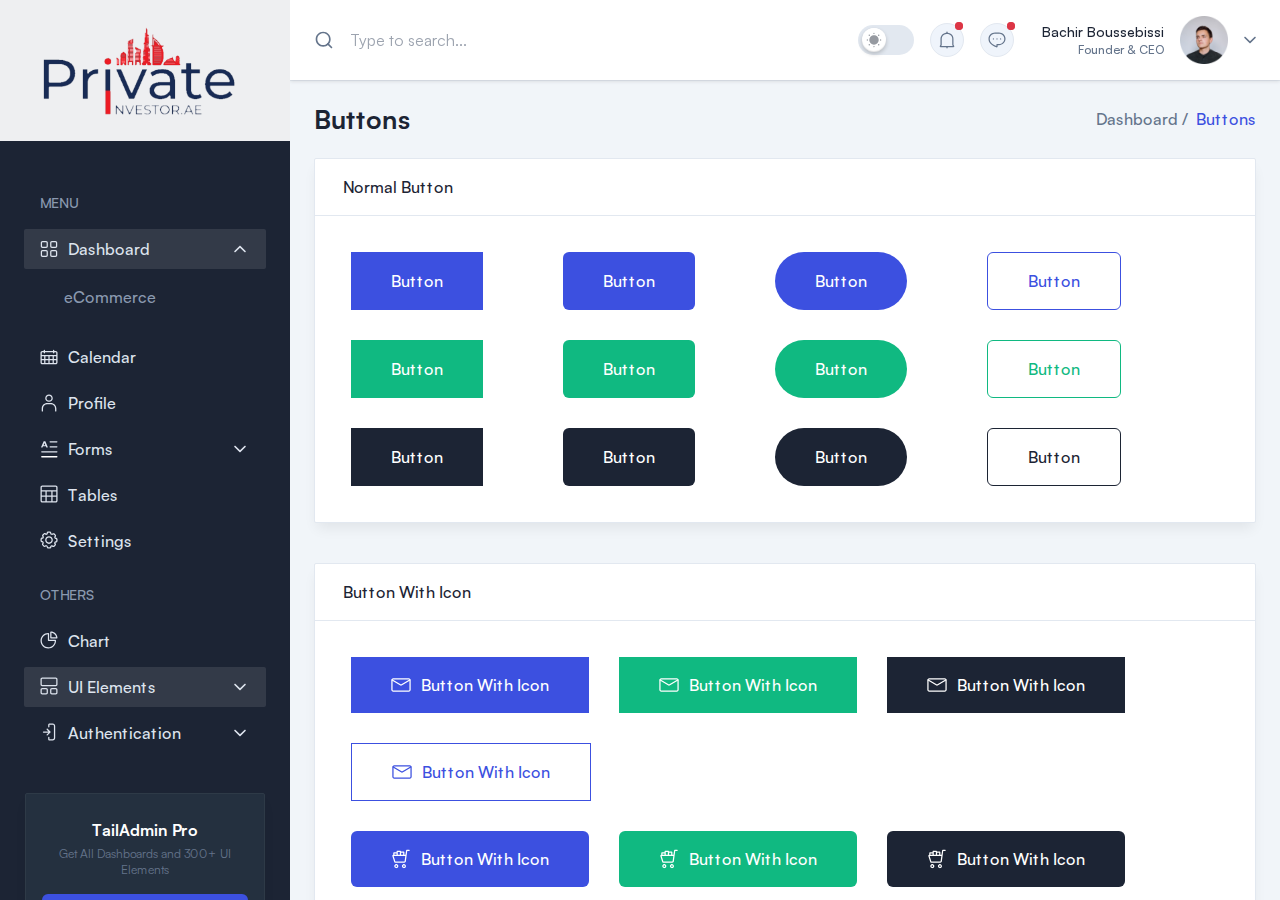
<file: buttons.html>
<!DOCTYPE html>
<html lang="en">
  <head>
    <meta charset="UTF-8" />
    <meta http-equiv="X-UA-Compatible" content="IE=edge" />
    <meta name="viewport" content="width=device-width, initial-scale=1.0" />
    <title>Buttons | TailAdmin - Tailwind CSS Admin Dashboard Template</title>
  <link rel="icon" href="favicon.ico"><link href="style.css" rel="stylesheet"></head>

  <body
    x-data="{ page: 'buttons', 'loaded': true, 'darkMode': true, 'stickyMenu': false, 'sidebarToggle': false, 'scrollTop': false }"
    x-init="
          darkMode = JSON.parse(localStorage.getItem('darkMode'));
          $watch('darkMode', value => localStorage.setItem('darkMode', JSON.stringify(value)))"
    :class="{'dark text-bodydark bg-boxdark-2': darkMode === true}"
  >
    <!-- ===== Preloader Start ===== -->
    <div
  x-show="loaded"
  x-init="window.addEventListener('DOMContentLoaded', () => {setTimeout(() => loaded = false, 500)})"
  class="fixed left-0 top-0 z-999999 flex h-screen w-screen items-center justify-center bg-white dark:bg-black"
>
  <div
    class="h-16 w-16 animate-spin rounded-full border-4 border-solid border-primary border-t-transparent"
  ></div>
</div>

    <!-- ===== Preloader End ===== -->

    <!-- ===== Page Wrapper Start ===== -->
    <div class="flex h-screen overflow-hidden">
      <!-- ===== Sidebar Start ===== -->
      <aside
  :class="sidebarToggle ? 'translate-x-0' : '-translate-x-full'"
  class="absolute left-0 top-0 z-9999 flex h-screen w-72.5 flex-col overflow-y-hidden bg-black duration-300 ease-linear dark:bg-boxdark lg:static lg:translate-x-0"
  @click.outside="sidebarToggle = false"
>
  <!-- SIDEBAR HEADER -->
  <div class="flex items-center justify-between gap-2 px-6 py-5.5 lg:py-6.5 bg-[#eeeff1]">
    <a href="index.html">
      <img src="src/images/logo/logo.png" alt="Logo" />
    </a>

    <button
      class="block lg:hidden"
      @click.stop="sidebarToggle = !sidebarToggle"
    >
      <svg
        class="fill-current"
        width="20"
        height="18"
        viewBox="0 0 20 18"
        fill="none"
        xmlns="http://www.w3.org/2000/svg"
      >
        <path
          d="M19 8.175H2.98748L9.36248 1.6875C9.69998 1.35 9.69998 0.825 9.36248 0.4875C9.02498 0.15 8.49998 0.15 8.16248 0.4875L0.399976 8.3625C0.0624756 8.7 0.0624756 9.225 0.399976 9.5625L8.16248 17.4375C8.31248 17.5875 8.53748 17.7 8.76248 17.7C8.98748 17.7 9.17498 17.625 9.36248 17.475C9.69998 17.1375 9.69998 16.6125 9.36248 16.275L3.02498 9.8625H19C19.45 9.8625 19.825 9.4875 19.825 9.0375C19.825 8.55 19.45 8.175 19 8.175Z"
          fill=""
        />
      </svg>
    </button>
  </div>
  <!-- SIDEBAR HEADER -->

  <div
    class="no-scrollbar flex flex-col overflow-y-auto duration-300 ease-linear"
  >
    <!-- Sidebar Menu -->
    <nav
      class="mt-5 px-4 py-4 lg:mt-9 lg:px-6"
      x-data="{selected: $persist('Dashboard')}"
    >
      <!-- Menu Group -->
      <div>
        <h3 class="mb-4 ml-4 text-sm font-medium text-bodydark2">MENU</h3>

        <ul class="mb-6 flex flex-col gap-1.5">
          <!-- Menu Item Dashboard -->
          <li>
            <a
              class="group relative flex items-center gap-2.5 rounded-sm px-4 py-2 font-medium text-bodydark1 duration-300 ease-in-out hover:bg-graydark dark:hover:bg-meta-4"
              href="#"
              @click.prevent="selected = (selected === 'Dashboard' ? '':'Dashboard')"
              :class="{ 'bg-graydark dark:bg-meta-4': (selected === 'Dashboard') || (page === 'ecommerce' || page === 'analytics' || page === 'stocks') }"
            >
              <svg
                class="fill-current"
                width="18"
                height="18"
                viewBox="0 0 18 18"
                fill="none"
                xmlns="http://www.w3.org/2000/svg"
              >
                <path
                  d="M6.10322 0.956299H2.53135C1.5751 0.956299 0.787598 1.7438 0.787598 2.70005V6.27192C0.787598 7.22817 1.5751 8.01567 2.53135 8.01567H6.10322C7.05947 8.01567 7.84697 7.22817 7.84697 6.27192V2.72817C7.8751 1.7438 7.0876 0.956299 6.10322 0.956299ZM6.60947 6.30005C6.60947 6.5813 6.38447 6.8063 6.10322 6.8063H2.53135C2.2501 6.8063 2.0251 6.5813 2.0251 6.30005V2.72817C2.0251 2.44692 2.2501 2.22192 2.53135 2.22192H6.10322C6.38447 2.22192 6.60947 2.44692 6.60947 2.72817V6.30005Z"
                  fill=""
                />
                <path
                  d="M15.4689 0.956299H11.8971C10.9408 0.956299 10.1533 1.7438 10.1533 2.70005V6.27192C10.1533 7.22817 10.9408 8.01567 11.8971 8.01567H15.4689C16.4252 8.01567 17.2127 7.22817 17.2127 6.27192V2.72817C17.2127 1.7438 16.4252 0.956299 15.4689 0.956299ZM15.9752 6.30005C15.9752 6.5813 15.7502 6.8063 15.4689 6.8063H11.8971C11.6158 6.8063 11.3908 6.5813 11.3908 6.30005V2.72817C11.3908 2.44692 11.6158 2.22192 11.8971 2.22192H15.4689C15.7502 2.22192 15.9752 2.44692 15.9752 2.72817V6.30005Z"
                  fill=""
                />
                <path
                  d="M6.10322 9.92822H2.53135C1.5751 9.92822 0.787598 10.7157 0.787598 11.672V15.2438C0.787598 16.2001 1.5751 16.9876 2.53135 16.9876H6.10322C7.05947 16.9876 7.84697 16.2001 7.84697 15.2438V11.7001C7.8751 10.7157 7.0876 9.92822 6.10322 9.92822ZM6.60947 15.272C6.60947 15.5532 6.38447 15.7782 6.10322 15.7782H2.53135C2.2501 15.7782 2.0251 15.5532 2.0251 15.272V11.7001C2.0251 11.4188 2.2501 11.1938 2.53135 11.1938H6.10322C6.38447 11.1938 6.60947 11.4188 6.60947 11.7001V15.272Z"
                  fill=""
                />
                <path
                  d="M15.4689 9.92822H11.8971C10.9408 9.92822 10.1533 10.7157 10.1533 11.672V15.2438C10.1533 16.2001 10.9408 16.9876 11.8971 16.9876H15.4689C16.4252 16.9876 17.2127 16.2001 17.2127 15.2438V11.7001C17.2127 10.7157 16.4252 9.92822 15.4689 9.92822ZM15.9752 15.272C15.9752 15.5532 15.7502 15.7782 15.4689 15.7782H11.8971C11.6158 15.7782 11.3908 15.5532 11.3908 15.272V11.7001C11.3908 11.4188 11.6158 11.1938 11.8971 11.1938H15.4689C15.7502 11.1938 15.9752 11.4188 15.9752 11.7001V15.272Z"
                  fill=""
                />
              </svg>

              Dashboard

              <svg
                class="absolute right-4 top-1/2 -translate-y-1/2 fill-current"
                :class="{ 'rotate-180': (selected === 'Dashboard') }"
                width="20"
                height="20"
                viewBox="0 0 20 20"
                fill="none"
                xmlns="http://www.w3.org/2000/svg"
              >
                <path
                  fill-rule="evenodd"
                  clip-rule="evenodd"
                  d="M4.41107 6.9107C4.73651 6.58527 5.26414 6.58527 5.58958 6.9107L10.0003 11.3214L14.4111 6.91071C14.7365 6.58527 15.2641 6.58527 15.5896 6.91071C15.915 7.23614 15.915 7.76378 15.5896 8.08922L10.5896 13.0892C10.2641 13.4147 9.73651 13.4147 9.41107 13.0892L4.41107 8.08922C4.08563 7.76378 4.08563 7.23614 4.41107 6.9107Z"
                  fill=""
                />
              </svg>
            </a>

            <!-- Dropdown Menu Start -->
            <div
              class="translate transform overflow-hidden"
              :class="(selected === 'Dashboard') ? 'block' :'hidden'"
            >
              <ul class="mb-5.5 mt-4 flex flex-col gap-2.5 pl-6">
                <li>
                  <a
                    class="group relative flex items-center gap-2.5 rounded-md px-4 font-medium text-bodydark2 duration-300 ease-in-out hover:text-white"
                    href="index.html"
                    :class="page === 'ecommerce' && '!text-white'"
                    >eCommerce
                  </a>
                </li>
              </ul>
            </div>
            <!-- Dropdown Menu End -->
          </li>
          <!-- Menu Item Dashboard -->

          <!-- Menu Item Calendar -->
          <li>
            <a
              class="group relative flex items-center gap-2.5 rounded-sm px-4 py-2 font-medium text-bodydark1 duration-300 ease-in-out hover:bg-graydark dark:hover:bg-meta-4"
              href="calendar.html"
              @click="selected = (selected === 'Calendar' ? '':'Calendar')"
              :class="{ 'bg-graydark dark:bg-meta-4': (selected === 'Calendar') && (page === 'calendar') }"
            >
              <svg
                class="fill-current"
                width="18"
                height="18"
                viewBox="0 0 18 18"
                fill="none"
                xmlns="http://www.w3.org/2000/svg"
              >
                <path
                  d="M15.7499 2.9812H14.2874V2.36245C14.2874 2.02495 14.0062 1.71558 13.6405 1.71558C13.2749 1.71558 12.9937 1.99683 12.9937 2.36245V2.9812H4.97803V2.36245C4.97803 2.02495 4.69678 1.71558 4.33115 1.71558C3.96553 1.71558 3.68428 1.99683 3.68428 2.36245V2.9812H2.2499C1.29365 2.9812 0.478027 3.7687 0.478027 4.75308V14.5406C0.478027 15.4968 1.26553 16.3125 2.2499 16.3125H15.7499C16.7062 16.3125 17.5218 15.525 17.5218 14.5406V4.72495C17.5218 3.7687 16.7062 2.9812 15.7499 2.9812ZM1.77178 8.21245H4.1624V10.9968H1.77178V8.21245ZM5.42803 8.21245H8.38115V10.9968H5.42803V8.21245ZM8.38115 12.2625V15.0187H5.42803V12.2625H8.38115ZM9.64678 12.2625H12.5999V15.0187H9.64678V12.2625ZM9.64678 10.9968V8.21245H12.5999V10.9968H9.64678ZM13.8374 8.21245H16.228V10.9968H13.8374V8.21245ZM2.2499 4.24683H3.7124V4.83745C3.7124 5.17495 3.99365 5.48433 4.35928 5.48433C4.7249 5.48433 5.00615 5.20308 5.00615 4.83745V4.24683H13.0499V4.83745C13.0499 5.17495 13.3312 5.48433 13.6968 5.48433C14.0624 5.48433 14.3437 5.20308 14.3437 4.83745V4.24683H15.7499C16.0312 4.24683 16.2562 4.47183 16.2562 4.75308V6.94683H1.77178V4.75308C1.77178 4.47183 1.96865 4.24683 2.2499 4.24683ZM1.77178 14.5125V12.2343H4.1624V14.9906H2.2499C1.96865 15.0187 1.77178 14.7937 1.77178 14.5125ZM15.7499 15.0187H13.8374V12.2625H16.228V14.5406C16.2562 14.7937 16.0312 15.0187 15.7499 15.0187Z"
                  fill=""
                />
              </svg>

              Calendar
            </a>
          </li>
          <!-- Menu Item Calendar -->

          <!-- Menu Item Profile -->
          <li>
            <a
              class="group relative flex items-center gap-2.5 rounded-sm px-4 py-2 font-medium text-bodydark1 duration-300 ease-in-out hover:bg-graydark dark:hover:bg-meta-4"
              href="profile.html"
              @click="selected = (selected === 'Profile' ? '':'Profile')"
              :class="{ 'bg-graydark dark:bg-meta-4': (selected === 'Profile') && (page === 'profile') }"
              :class="page === 'profile' && 'bg-graydark'"
            >
              <svg
                class="fill-current"
                width="18"
                height="18"
                viewBox="0 0 18 18"
                fill="none"
                xmlns="http://www.w3.org/2000/svg"
              >
                <path
                  d="M9.0002 7.79065C11.0814 7.79065 12.7689 6.1594 12.7689 4.1344C12.7689 2.1094 11.0814 0.478149 9.0002 0.478149C6.91895 0.478149 5.23145 2.1094 5.23145 4.1344C5.23145 6.1594 6.91895 7.79065 9.0002 7.79065ZM9.0002 1.7719C10.3783 1.7719 11.5033 2.84065 11.5033 4.16252C11.5033 5.4844 10.3783 6.55315 9.0002 6.55315C7.62207 6.55315 6.49707 5.4844 6.49707 4.16252C6.49707 2.84065 7.62207 1.7719 9.0002 1.7719Z"
                  fill=""
                />
                <path
                  d="M10.8283 9.05627H7.17207C4.16269 9.05627 1.71582 11.5313 1.71582 14.5406V16.875C1.71582 17.2125 1.99707 17.5219 2.3627 17.5219C2.72832 17.5219 3.00957 17.2407 3.00957 16.875V14.5406C3.00957 12.2344 4.89394 10.3219 7.22832 10.3219H10.8564C13.1627 10.3219 15.0752 12.2063 15.0752 14.5406V16.875C15.0752 17.2125 15.3564 17.5219 15.7221 17.5219C16.0877 17.5219 16.3689 17.2407 16.3689 16.875V14.5406C16.2846 11.5313 13.8377 9.05627 10.8283 9.05627Z"
                  fill=""
                />
              </svg>

              Profile
            </a>
          </li>
          <!-- Menu Item Profile -->

          <!-- Menu Item Forms -->
          <li>
            <a
              class="group relative flex items-center gap-2.5 rounded-sm px-4 py-2 font-medium text-bodydark1 duration-300 ease-in-out hover:bg-graydark dark:hover:bg-meta-4"
              href="#"
              @click.prevent="selected = (selected === 'Forms' ? '':'Forms')"
              :class="{ 'bg-graydark dark:bg-meta-4': (selected === 'Forms') || (page === 'formElements' || page === 'formLayout') }"
            >
              <svg
                class="fill-current"
                width="18"
                height="18"
                viewBox="0 0 18 18"
                fill="none"
                xmlns="http://www.w3.org/2000/svg"
              >
                <path
                  d="M1.43425 7.5093H2.278C2.44675 7.5093 2.55925 7.3968 2.58737 7.31243L2.98112 6.32805H5.90612L6.27175 7.31243C6.328 7.48118 6.46862 7.5093 6.58112 7.5093H7.453C7.76237 7.48118 7.87487 7.25618 7.76237 7.03118L5.428 1.4343C5.37175 1.26555 5.3155 1.23743 5.14675 1.23743H3.88112C3.76862 1.23743 3.59987 1.29368 3.57175 1.4343L1.153 7.08743C1.0405 7.2843 1.20925 7.5093 1.43425 7.5093ZM4.47175 2.98118L5.3155 5.17493H3.59987L4.47175 2.98118Z"
                  fill=""
                />
                <path
                  d="M10.1249 2.5031H16.8749C17.2124 2.5031 17.5218 2.22185 17.5218 1.85623C17.5218 1.4906 17.2405 1.20935 16.8749 1.20935H10.1249C9.7874 1.20935 9.47803 1.4906 9.47803 1.85623C9.47803 2.22185 9.75928 2.5031 10.1249 2.5031Z"
                  fill=""
                />
                <path
                  d="M16.8749 6.21558H10.1249C9.7874 6.21558 9.47803 6.49683 9.47803 6.86245C9.47803 7.22808 9.75928 7.50933 10.1249 7.50933H16.8749C17.2124 7.50933 17.5218 7.22808 17.5218 6.86245C17.5218 6.49683 17.2124 6.21558 16.8749 6.21558Z"
                  fill=""
                />
                <path
                  d="M16.875 11.1656H1.77187C1.43438 11.1656 1.125 11.4469 1.125 11.8125C1.125 12.1781 1.40625 12.4594 1.77187 12.4594H16.875C17.2125 12.4594 17.5219 12.1781 17.5219 11.8125C17.5219 11.4469 17.2125 11.1656 16.875 11.1656Z"
                  fill=""
                />
                <path
                  d="M16.875 16.1156H1.77187C1.43438 16.1156 1.125 16.3969 1.125 16.7625C1.125 17.1281 1.40625 17.4094 1.77187 17.4094H16.875C17.2125 17.4094 17.5219 17.1281 17.5219 16.7625C17.5219 16.3969 17.2125 16.1156 16.875 16.1156Z"
                  fill="white"
                />
              </svg>

              Forms

              <svg
                class="absolute right-4 top-1/2 -translate-y-1/2 fill-current"
                :class="{ 'rotate-180': (selected === 'Forms') }"
                width="20"
                height="20"
                viewBox="0 0 20 20"
                fill="none"
                xmlns="http://www.w3.org/2000/svg"
              >
                <path
                  fill-rule="evenodd"
                  clip-rule="evenodd"
                  d="M4.41107 6.9107C4.73651 6.58527 5.26414 6.58527 5.58958 6.9107L10.0003 11.3214L14.4111 6.91071C14.7365 6.58527 15.2641 6.58527 15.5896 6.91071C15.915 7.23614 15.915 7.76378 15.5896 8.08922L10.5896 13.0892C10.2641 13.4147 9.73651 13.4147 9.41107 13.0892L4.41107 8.08922C4.08563 7.76378 4.08563 7.23614 4.41107 6.9107Z"
                  fill=""
                />
              </svg>
            </a>

            <!-- Dropdown Menu Start -->
            <div
              class="translate transform overflow-hidden"
              :class="(selected === 'Forms') ? 'block' :'hidden'"
            >
              <ul class="mb-5.5 mt-4 flex flex-col gap-2.5 pl-6">
                <li>
                  <a
                    class="group relative flex items-center gap-2.5 rounded-md px-4 font-medium text-bodydark2 duration-300 ease-in-out hover:text-white"
                    href="form-elements.html"
                    :class="page === 'formElements' && '!text-white'"
                    >Form Elements</a
                  >
                </li>
                <li>
                  <a
                    class="group relative flex items-center gap-2.5 rounded-md px-4 font-medium text-bodydark2 duration-300 ease-in-out hover:text-white"
                    href="form-layout.html"
                    :class="page === 'formLayout' && '!text-white'"
                    >Form Layout</a
                  >
                </li>
              </ul>
            </div>
            <!-- Dropdown Menu End -->
          </li>
          <!-- Menu Item Forms -->

          <!-- Menu Item Tables -->
          <li>
            <a
              class="group relative flex items-center gap-2.5 rounded-sm py-2 px-4 font-medium text-bodydark1 duration-300 ease-in-out hover:bg-graydark dark:hover:bg-meta-4"
              href="tables.html"
              @click="selected = (selected === 'Tables' ? '':'Tables')"
              :class="{ 'bg-graydark dark:bg-meta-4': (selected === 'Tables') && (page === 'tables') }"
            >
              <svg
                class="fill-current"
                width="18"
                height="19"
                viewBox="0 0 18 19"
                fill="none"
                xmlns="http://www.w3.org/2000/svg"
              >
                <g clip-path="url(#clip0_130_9756)">
                  <path
                    d="M15.7501 0.55835H2.2501C1.29385 0.55835 0.506348 1.34585 0.506348 2.3021V15.8021C0.506348 16.7584 1.29385 17.574 2.27822 17.574H15.7782C16.7345 17.574 17.5501 16.7865 17.5501 15.8021V2.3021C17.522 1.34585 16.7063 0.55835 15.7501 0.55835ZM6.69385 10.599V6.4646H11.3063V10.5709H6.69385V10.599ZM11.3063 11.8646V16.3083H6.69385V11.8646H11.3063ZM1.77197 6.4646H5.45635V10.5709H1.77197V6.4646ZM12.572 6.4646H16.2563V10.5709H12.572V6.4646ZM2.2501 1.82397H15.7501C16.0313 1.82397 16.2563 2.04897 16.2563 2.33022V5.2271H1.77197V2.3021C1.77197 2.02085 1.96885 1.82397 2.2501 1.82397ZM1.77197 15.8021V11.8646H5.45635V16.3083H2.2501C1.96885 16.3083 1.77197 16.0834 1.77197 15.8021ZM15.7501 16.3083H12.572V11.8646H16.2563V15.8021C16.2563 16.0834 16.0313 16.3083 15.7501 16.3083Z"
                    fill=""
                  />
                </g>
                <defs>
                  <clipPath id="clip0_130_9756">
                    <rect
                      width="18"
                      height="18"
                      fill="white"
                      transform="translate(0 0.052124)"
                    />
                  </clipPath>
                </defs>
              </svg>

              Tables
            </a>
          </li>
          <!-- Menu Item Tables -->

          <!-- Menu Item Settings -->
          <li>
            <a
              class="group relative flex items-center gap-2.5 rounded-sm py-2 px-4 font-medium text-bodydark1 duration-300 ease-in-out hover:bg-graydark dark:hover:bg-meta-4"
              href="settings.html"
              @click="selected = (selected === 'Settings' ? '':'Settings')"
              :class="{ 'bg-graydark dark:bg-meta-4': (selected === 'Settings') && (page === 'settings') }"
              :class="page === 'settings' && 'bg-graydark'"
            >
              <svg
                class="fill-current"
                width="18"
                height="19"
                viewBox="0 0 18 19"
                fill="none"
                xmlns="http://www.w3.org/2000/svg"
              >
                <g clip-path="url(#clip0_130_9763)">
                  <path
                    d="M17.0721 7.30835C16.7909 6.99897 16.3971 6.83022 15.9752 6.83022H15.8909C15.7502 6.83022 15.6377 6.74585 15.6096 6.63335C15.5815 6.52085 15.5252 6.43647 15.4971 6.32397C15.4409 6.21147 15.4971 6.09897 15.5815 6.0146L15.6377 5.95835C15.9471 5.6771 16.1159 5.28335 16.1159 4.86147C16.1159 4.4396 15.9752 4.04585 15.6659 3.73647L14.569 2.61147C13.9784 1.99272 12.9659 1.9646 12.3471 2.58335L12.2627 2.6396C12.1784 2.72397 12.0377 2.7521 11.8971 2.69585C11.7846 2.6396 11.6721 2.58335 11.5315 2.55522C11.3909 2.49897 11.3065 2.38647 11.3065 2.27397V2.13335C11.3065 1.26147 10.6034 0.55835 9.73148 0.55835H8.15648C7.7346 0.55835 7.34085 0.7271 7.0596 1.00835C6.75023 1.31772 6.6096 1.71147 6.6096 2.10522V2.21772C6.6096 2.33022 6.52523 2.44272 6.41273 2.49897C6.35648 2.5271 6.32835 2.5271 6.2721 2.55522C6.1596 2.61147 6.01898 2.58335 5.9346 2.49897L5.87835 2.4146C5.5971 2.10522 5.20335 1.93647 4.78148 1.93647C4.3596 1.93647 3.96585 2.0771 3.65648 2.38647L2.53148 3.48335C1.91273 4.07397 1.8846 5.08647 2.50335 5.70522L2.5596 5.7896C2.64398 5.87397 2.6721 6.0146 2.61585 6.09897C2.5596 6.21147 2.53148 6.29585 2.47523 6.40835C2.41898 6.52085 2.3346 6.5771 2.19398 6.5771H2.1096C1.68773 6.5771 1.29398 6.71772 0.984604 7.0271C0.675229 7.30835 0.506479 7.7021 0.506479 8.12397L0.478354 9.69897C0.450229 10.5708 1.15335 11.274 2.02523 11.3021H2.1096C2.25023 11.3021 2.36273 11.3865 2.39085 11.499C2.4471 11.5833 2.50335 11.6677 2.53148 11.7802C2.5596 11.8927 2.53148 12.0052 2.4471 12.0896L2.39085 12.1458C2.08148 12.4271 1.91273 12.8208 1.91273 13.2427C1.91273 13.6646 2.05335 14.0583 2.36273 14.3677L3.4596 15.4927C4.05023 16.1115 5.06273 16.1396 5.68148 15.5208L5.76585 15.4646C5.85023 15.3802 5.99085 15.3521 6.13148 15.4083C6.24398 15.4646 6.35648 15.5208 6.4971 15.549C6.63773 15.6052 6.7221 15.7177 6.7221 15.8302V15.9427C6.7221 16.8146 7.42523 17.5177 8.2971 17.5177H9.8721C10.744 17.5177 11.4471 16.8146 11.4471 15.9427V15.8302C11.4471 15.7177 11.5315 15.6052 11.644 15.549C11.7002 15.5208 11.7284 15.5208 11.7846 15.4927C11.9252 15.4365 12.0377 15.4646 12.1221 15.549L12.1784 15.6333C12.4596 15.9427 12.8534 16.1115 13.2752 16.1115C13.6971 16.1115 14.0909 15.9708 14.4002 15.6615L15.5252 14.5646C16.144 13.974 16.1721 12.9615 15.5534 12.3427L15.4971 12.2583C15.4127 12.174 15.3846 12.0333 15.4409 11.949C15.4971 11.8365 15.5252 11.7521 15.5815 11.6396C15.6377 11.5271 15.7502 11.4708 15.8627 11.4708H15.9471H15.9752C16.819 11.4708 17.5221 10.7958 17.5502 9.92397L17.5784 8.34897C17.5221 8.01147 17.3534 7.5896 17.0721 7.30835ZM16.2284 9.9521C16.2284 10.1208 16.0877 10.2615 15.919 10.2615H15.8346H15.8065C15.1596 10.2615 14.569 10.6552 14.344 11.2177C14.3159 11.3021 14.2596 11.3865 14.2315 11.4708C13.9784 12.0333 14.0909 12.7365 14.5409 13.1865L14.5971 13.2708C14.7096 13.3833 14.7096 13.5802 14.5971 13.6927L13.4721 14.7896C13.3877 14.874 13.3034 14.874 13.2471 14.874C13.1909 14.874 13.1065 14.874 13.0221 14.7896L12.9659 14.7052C12.5159 14.2271 11.8409 14.0865 11.2221 14.3677L11.1096 14.424C10.4909 14.6771 10.0971 15.2396 10.0971 15.8865V15.999C10.0971 16.1677 9.95648 16.3083 9.78773 16.3083H8.21273C8.04398 16.3083 7.90335 16.1677 7.90335 15.999V15.8865C7.90335 15.2396 7.5096 14.649 6.89085 14.424C6.80648 14.3958 6.69398 14.3396 6.6096 14.3115C6.3846 14.199 6.1596 14.1708 5.9346 14.1708C5.54085 14.1708 5.1471 14.3115 4.83773 14.6208L4.78148 14.649C4.66898 14.7615 4.4721 14.7615 4.3596 14.649L3.26273 13.524C3.17835 13.4396 3.17835 13.3552 3.17835 13.299C3.17835 13.2427 3.17835 13.1583 3.26273 13.074L3.31898 13.0177C3.7971 12.5677 3.93773 11.8646 3.6846 11.3021C3.65648 11.2177 3.62835 11.1333 3.5721 11.049C3.3471 10.4583 2.7846 10.0365 2.13773 10.0365H2.05335C1.8846 10.0365 1.74398 9.89585 1.74398 9.7271L1.7721 8.1521C1.7721 8.0396 1.82835 7.98335 1.85648 7.9271C1.8846 7.89897 1.96898 7.84272 2.08148 7.84272H2.16585C2.81273 7.87085 3.40335 7.4771 3.65648 6.88647C3.6846 6.8021 3.74085 6.71772 3.76898 6.63335C4.0221 6.07085 3.9096 5.36772 3.4596 4.91772L3.40335 4.83335C3.29085 4.72085 3.29085 4.52397 3.40335 4.41147L4.52835 3.3146C4.61273 3.23022 4.6971 3.23022 4.75335 3.23022C4.8096 3.23022 4.89398 3.23022 4.97835 3.3146L5.0346 3.39897C5.4846 3.8771 6.1596 4.01772 6.77835 3.7646L6.89085 3.70835C7.5096 3.45522 7.90335 2.89272 7.90335 2.24585V2.13335C7.90335 2.02085 7.9596 1.9646 7.98773 1.90835C8.01585 1.8521 8.10023 1.82397 8.21273 1.82397H9.78773C9.95648 1.82397 10.0971 1.9646 10.0971 2.13335V2.24585C10.0971 2.89272 10.4909 3.48335 11.1096 3.70835C11.194 3.73647 11.3065 3.79272 11.3909 3.82085C11.9815 4.1021 12.6846 3.9896 13.1627 3.5396L13.2471 3.48335C13.3596 3.37085 13.5565 3.37085 13.669 3.48335L14.7659 4.60835C14.8502 4.69272 14.8502 4.7771 14.8502 4.83335C14.8502 4.8896 14.8221 4.97397 14.7659 5.05835L14.7096 5.1146C14.2034 5.53647 14.0627 6.2396 14.2877 6.8021C14.3159 6.88647 14.344 6.97085 14.4002 7.05522C14.6252 7.64585 15.1877 8.06772 15.8346 8.06772H15.919C16.0315 8.06772 16.0877 8.12397 16.144 8.1521C16.2002 8.18022 16.2284 8.2646 16.2284 8.3771V9.9521Z"
                    fill=""
                  />
                  <path
                    d="M9.00029 5.22705C6.89092 5.22705 5.17529 6.94268 5.17529 9.05205C5.17529 11.1614 6.89092 12.8771 9.00029 12.8771C11.1097 12.8771 12.8253 11.1614 12.8253 9.05205C12.8253 6.94268 11.1097 5.22705 9.00029 5.22705ZM9.00029 11.6114C7.59404 11.6114 6.44092 10.4583 6.44092 9.05205C6.44092 7.6458 7.59404 6.49268 9.00029 6.49268C10.4065 6.49268 11.5597 7.6458 11.5597 9.05205C11.5597 10.4583 10.4065 11.6114 9.00029 11.6114Z"
                    fill=""
                  />
                </g>
                <defs>
                  <clipPath id="clip0_130_9763">
                    <rect
                      width="18"
                      height="18"
                      fill="white"
                      transform="translate(0 0.052124)"
                    />
                  </clipPath>
                </defs>
              </svg>

              Settings
            </a>
          </li>
          <!-- Menu Item Settings -->
        </ul>
      </div>

      <!-- Others Group -->
      <div>
        <h3 class="mb-4 ml-4 text-sm font-medium text-bodydark2">OTHERS</h3>

        <ul class="mb-6 flex flex-col gap-1.5">
          <!-- Menu Item Chart -->
          <li>
            <a
              class="group relative flex items-center gap-2.5 rounded-sm py-2 px-4 font-medium text-bodydark1 duration-300 ease-in-out hover:bg-graydark dark:hover:bg-meta-4"
              href="chart.html"
              @click="selected = (selected === 'Chart' ? '':'Chart')"
              :class="{ 'bg-graydark dark:bg-meta-4': (selected === 'Chart') && (page === 'Chart') }"
            >
              <svg
                class="fill-current"
                width="18"
                height="19"
                viewBox="0 0 18 19"
                fill="none"
                xmlns="http://www.w3.org/2000/svg"
              >
                <g clip-path="url(#clip0_130_9801)">
                  <path
                    d="M10.8563 0.55835C10.5188 0.55835 10.2095 0.8396 10.2095 1.20522V6.83022C10.2095 7.16773 10.4907 7.4771 10.8563 7.4771H16.8751C17.0438 7.4771 17.2126 7.39272 17.3251 7.28022C17.4376 7.1396 17.4938 6.97085 17.4938 6.8021C17.2688 3.28647 14.3438 0.55835 10.8563 0.55835ZM11.4751 6.15522V1.8521C13.8095 2.13335 15.6938 3.8771 16.1438 6.18335H11.4751V6.15522Z"
                    fill=""
                  />
                  <path
                    d="M15.3845 8.7427H9.1126V2.69582C9.1126 2.35832 8.83135 2.07707 8.49385 2.07707C8.40947 2.07707 8.3251 2.07707 8.24072 2.07707C3.96572 2.04895 0.506348 5.53645 0.506348 9.81145C0.506348 14.0864 3.99385 17.5739 8.26885 17.5739C12.5438 17.5739 16.0313 14.0864 16.0313 9.81145C16.0313 9.6427 16.0313 9.47395 16.0032 9.33332C16.0032 8.99582 15.722 8.7427 15.3845 8.7427ZM8.26885 16.3083C4.66885 16.3083 1.77197 13.4114 1.77197 9.81145C1.77197 6.3802 4.47197 3.53957 7.8751 3.3427V9.36145C7.8751 9.69895 8.15635 10.0083 8.52197 10.0083H14.7938C14.6813 13.4958 11.7845 16.3083 8.26885 16.3083Z"
                    fill=""
                  />
                </g>
                <defs>
                  <clipPath id="clip0_130_9801">
                    <rect
                      width="18"
                      height="18"
                      fill="white"
                      transform="translate(0 0.052124)"
                    />
                  </clipPath>
                </defs>
              </svg>

              Chart
            </a>
          </li>
          <!-- Menu Item Chart -->

          <!-- Menu Item Ui Elements -->
          <li>
            <a
              class="group relative flex items-center gap-2.5 rounded-sm px-4 py-2 font-medium text-bodydark1 duration-300 ease-in-out hover:bg-graydark dark:hover:bg-meta-4"
              href="#"
              @click.prevent="selected = (selected === 'UiElements' ? '':'UiElements')"
              :class="{ 'bg-graydark dark:bg-meta-4': (selected === 'UiElements') || (page === 'alerts' || page === 'buttons') }"
            >
              <svg
                class="fill-current"
                width="18"
                height="19"
                viewBox="0 0 18 19"
                fill="none"
                xmlns="http://www.w3.org/2000/svg"
              >
                <g clip-path="url(#clip0_130_9807)">
                  <path
                    d="M15.7501 0.55835H2.2501C1.29385 0.55835 0.506348 1.34585 0.506348 2.3021V7.53335C0.506348 8.4896 1.29385 9.2771 2.2501 9.2771H15.7501C16.7063 9.2771 17.4938 8.4896 17.4938 7.53335V2.3021C17.4938 1.34585 16.7063 0.55835 15.7501 0.55835ZM16.2563 7.53335C16.2563 7.8146 16.0313 8.0396 15.7501 8.0396H2.2501C1.96885 8.0396 1.74385 7.8146 1.74385 7.53335V2.3021C1.74385 2.02085 1.96885 1.79585 2.2501 1.79585H15.7501C16.0313 1.79585 16.2563 2.02085 16.2563 2.3021V7.53335Z"
                    fill=""
                  />
                  <path
                    d="M6.13135 10.9646H2.2501C1.29385 10.9646 0.506348 11.7521 0.506348 12.7083V15.8021C0.506348 16.7583 1.29385 17.5458 2.2501 17.5458H6.13135C7.0876 17.5458 7.8751 16.7583 7.8751 15.8021V12.7083C7.90322 11.7521 7.11572 10.9646 6.13135 10.9646ZM6.6376 15.8021C6.6376 16.0833 6.4126 16.3083 6.13135 16.3083H2.2501C1.96885 16.3083 1.74385 16.0833 1.74385 15.8021V12.7083C1.74385 12.4271 1.96885 12.2021 2.2501 12.2021H6.13135C6.4126 12.2021 6.6376 12.4271 6.6376 12.7083V15.8021Z"
                    fill=""
                  />
                  <path
                    d="M15.75 10.9646H11.8688C10.9125 10.9646 10.125 11.7521 10.125 12.7083V15.8021C10.125 16.7583 10.9125 17.5458 11.8688 17.5458H15.75C16.7063 17.5458 17.4938 16.7583 17.4938 15.8021V12.7083C17.4938 11.7521 16.7063 10.9646 15.75 10.9646ZM16.2562 15.8021C16.2562 16.0833 16.0312 16.3083 15.75 16.3083H11.8688C11.5875 16.3083 11.3625 16.0833 11.3625 15.8021V12.7083C11.3625 12.4271 11.5875 12.2021 11.8688 12.2021H15.75C16.0312 12.2021 16.2562 12.4271 16.2562 12.7083V15.8021Z"
                    fill=""
                  />
                </g>
                <defs>
                  <clipPath id="clip0_130_9807">
                    <rect
                      width="18"
                      height="18"
                      fill="white"
                      transform="translate(0 0.052124)"
                    />
                  </clipPath>
                </defs>
              </svg>

              UI Elements

              <svg
                class="absolute right-4 top-1/2 -translate-y-1/2 fill-current"
                :class="{ 'rotate-180': (selected === 'UiElements') }"
                width="20"
                height="20"
                viewBox="0 0 20 20"
                fill="none"
                xmlns="http://www.w3.org/2000/svg"
              >
                <path
                  fill-rule="evenodd"
                  clip-rule="evenodd"
                  d="M4.41107 6.9107C4.73651 6.58527 5.26414 6.58527 5.58958 6.9107L10.0003 11.3214L14.4111 6.91071C14.7365 6.58527 15.2641 6.58527 15.5896 6.91071C15.915 7.23614 15.915 7.76378 15.5896 8.08922L10.5896 13.0892C10.2641 13.4147 9.73651 13.4147 9.41107 13.0892L4.41107 8.08922C4.08563 7.76378 4.08563 7.23614 4.41107 6.9107Z"
                  fill=""
                />
              </svg>
            </a>

            <!-- Dropdown Menu Start -->
            <div
              class="translate transform overflow-hidden"
              :class="(selected === 'UiElements') ? 'block' :'hidden'"
            >
              <ul class="mb-3 mt-4 flex flex-col gap-2 pl-6">
                <li>
                  <a
                    class="group relative flex items-center gap-2.5 rounded-md px-4 font-medium text-bodydark2 duration-300 ease-in-out hover:text-white"
                    href="alerts.html"
                    :class="page === 'alerts' && '!text-white'"
                    >Alerts</a
                  >
                </li>

                <li>
                  <a
                    class="group relative flex items-center gap-2.5 rounded-md px-4 font-medium text-bodydark2 duration-300 ease-in-out hover:text-white"
                    href="buttons.html"
                    :class="page === 'buttons' && '!text-white'"
                    >Buttons</a
                  >
                </li>
              </ul>
            </div>
            <!-- Dropdown Menu End -->
          </li>
          <!-- Menu Item Ui Elements -->

          <!-- Menu Item Auth Pages -->
          <li>
            <a
              class="group relative flex items-center gap-2.5 rounded-sm px-4 py-2 font-medium text-bodydark1 duration-300 ease-in-out hover:bg-graydark dark:hover:bg-meta-4"
              href="#"
              @click.prevent="selected = (selected === 'AuthPages' ? '':'AuthPages')"
              :class="{ 'bg-graydark dark:bg-meta-4': (selected === 'AuthPages') || (page === 'register' || page === 'login') }"
            >
              <svg
                class="fill-current"
                width="18"
                height="19"
                viewBox="0 0 18 19"
                fill="none"
                xmlns="http://www.w3.org/2000/svg"
              >
                <g clip-path="url(#clip0_130_9814)">
                  <path
                    d="M12.7127 0.55835H9.53457C8.80332 0.55835 8.18457 1.1771 8.18457 1.90835V3.84897C8.18457 4.18647 8.46582 4.46772 8.80332 4.46772C9.14082 4.46772 9.45019 4.18647 9.45019 3.84897V1.88022C9.45019 1.82397 9.47832 1.79585 9.53457 1.79585H12.7127C13.3877 1.79585 13.9221 2.33022 13.9221 3.00522V15.0709C13.9221 15.7459 13.3877 16.2802 12.7127 16.2802H9.53457C9.47832 16.2802 9.45019 16.2521 9.45019 16.1959V14.2552C9.45019 13.9177 9.16894 13.6365 8.80332 13.6365C8.43769 13.6365 8.18457 13.9177 8.18457 14.2552V16.1959C8.18457 16.9271 8.80332 17.5459 9.53457 17.5459H12.7127C14.0908 17.5459 15.1877 16.4209 15.1877 15.0709V3.03335C15.1877 1.65522 14.0627 0.55835 12.7127 0.55835Z"
                    fill=""
                  />
                  <path
                    d="M10.4346 8.60205L7.62207 5.7333C7.36895 5.48018 6.97519 5.48018 6.72207 5.7333C6.46895 5.98643 6.46895 6.38018 6.72207 6.6333L8.46582 8.40518H3.45957C3.12207 8.40518 2.84082 8.68643 2.84082 9.02393C2.84082 9.36143 3.12207 9.64268 3.45957 9.64268H8.49395L6.72207 11.4427C6.46895 11.6958 6.46895 12.0896 6.72207 12.3427C6.83457 12.4552 7.00332 12.5114 7.17207 12.5114C7.34082 12.5114 7.50957 12.4552 7.62207 12.3145L10.4346 9.4458C10.6877 9.24893 10.6877 8.85518 10.4346 8.60205Z"
                    fill=""
                  />
                </g>
                <defs>
                  <clipPath id="clip0_130_9814">
                    <rect
                      width="18"
                      height="18"
                      fill="white"
                      transform="translate(0 0.052124)"
                    />
                  </clipPath>
                </defs>
              </svg>

              Authentication

              <svg
                class="absolute right-4 top-1/2 -translate-y-1/2 fill-current"
                :class="{ 'rotate-180': (selected === 'AuthPages') }"
                width="20"
                height="20"
                viewBox="0 0 20 20"
                fill="none"
                xmlns="http://www.w3.org/2000/svg"
              >
                <path
                  fill-rule="evenodd"
                  clip-rule="evenodd"
                  d="M4.41107 6.9107C4.73651 6.58527 5.26414 6.58527 5.58958 6.9107L10.0003 11.3214L14.4111 6.91071C14.7365 6.58527 15.2641 6.58527 15.5896 6.91071C15.915 7.23614 15.915 7.76378 15.5896 8.08922L10.5896 13.0892C10.2641 13.4147 9.73651 13.4147 9.41107 13.0892L4.41107 8.08922C4.08563 7.76378 4.08563 7.23614 4.41107 6.9107Z"
                  fill=""
                />
              </svg>
            </a>

            <!-- Dropdown Menu Start -->
            <div
              class="translate transform overflow-hidden"
              :class="(selected === 'AuthPages') ? 'block' :'hidden'"
            >
              <ul class="mb-3 mt-4 flex flex-col gap-2 pl-6">
                <li>
                  <a
                    class="group relative flex items-center gap-2.5 rounded-md px-4 font-medium text-bodydark2 duration-300 ease-in-out hover:text-white"
                    href="signin.html"
                    :class="page === 'signin' && '!text-white'"
                    >Sign In</a
                  >
                </li>
                <li>
                  <a
                    class="group relative flex items-center gap-2.5 rounded-md px-4 font-medium text-bodydark2 duration-300 ease-in-out hover:text-white"
                    href="signup.html"
                    :class="page === 'signup' && '!text-white'"
                    >Sign Up</a
                  >
                </li>
              </ul>
            </div>
            <!-- Dropdown Menu End -->
          </li>
          <!-- Menu Item Auth Pages -->
        </ul>
      </div>
    </nav>
    <!-- Sidebar Menu -->

    <!-- Promo Box -->
    <div
      class="mx-auto mb-10 w-full max-w-60 rounded-sm border border-strokedark bg-boxdark px-4 py-6 text-center shadow-default"
    >
      <h3 class="mb-1 font-semibold text-white">TailAdmin Pro</h3>
      <p class="mb-4 text-xs">Get All Dashboards and 300+ UI Elements</p>
      <a
        href="https://tailadmin.com/pricing"
        target="_blank"
        rel="nofollow"
        class="flex items-center justify-center rounded-md bg-primary p-2 text-white hover:bg-opacity-95"
      >
        Purchase Now
      </a>
    </div>
    <!-- Promo Box -->
  </div>
</aside>

      <!-- ===== Sidebar End ===== -->

      <!-- ===== Content Area Start ===== -->
      <div
        class="relative flex flex-1 flex-col overflow-y-auto overflow-x-hidden"
      >
        <!-- ===== Header Start ===== -->
        <header
  class="sticky top-0 z-999 flex w-full bg-white drop-shadow-1 dark:bg-boxdark dark:drop-shadow-none"
>
  <div
    class="flex flex-grow items-center justify-between px-4 py-4 shadow-2 md:px-6 2xl:px-11"
  >
    <div class="flex items-center gap-2 sm:gap-4 lg:hidden">
      <!-- Hamburger Toggle BTN -->
      <button
        class="z-99999 block rounded-sm border border-stroke bg-white p-1.5 shadow-sm dark:border-strokedark dark:bg-boxdark lg:hidden"
        @click.stop="sidebarToggle = !sidebarToggle"
      >
        <span class="relative block h-5.5 w-5.5 cursor-pointer">
          <span class="du-block absolute right-0 h-full w-full">
            <span
              class="relative left-0 top-0 my-1 block h-0.5 w-0 rounded-sm bg-black delay-[0] duration-200 ease-in-out dark:bg-white"
              :class="{ '!w-full delay-300': !sidebarToggle }"
            ></span>
            <span
              class="relative left-0 top-0 my-1 block h-0.5 w-0 rounded-sm bg-black delay-150 duration-200 ease-in-out dark:bg-white"
              :class="{ '!w-full delay-400': !sidebarToggle }"
            ></span>
            <span
              class="relative left-0 top-0 my-1 block h-0.5 w-0 rounded-sm bg-black delay-200 duration-200 ease-in-out dark:bg-white"
              :class="{ '!w-full delay-500': !sidebarToggle }"
            ></span>
          </span>
          <span class="du-block absolute right-0 h-full w-full rotate-45">
            <span
              class="absolute left-2.5 top-0 block h-full w-0.5 rounded-sm bg-black delay-300 duration-200 ease-in-out dark:bg-white"
              :class="{ '!h-0 delay-[0]': !sidebarToggle }"
            ></span>
            <span
              class="delay-400 absolute left-0 top-2.5 block h-0.5 w-full rounded-sm bg-black duration-200 ease-in-out dark:bg-white"
              :class="{ '!h-0 dealy-200': !sidebarToggle }"
            ></span>
          </span>
        </span>
      </button>
      <!-- Hamburger Toggle BTN -->
      <a class="block flex-shrink-0 lg:hidden" href="index.html">
        <img src="src/images/logo/logo.png" alt="Logo" />
      </a>
    </div>
    <div class="hidden sm:block">
      <form action="https://formbold.com/s/unique_form_id" method="POST">
        <div class="relative">
          <button class="absolute left-0 top-1/2 -translate-y-1/2">
            <svg
              class="fill-body hover:fill-primary dark:fill-bodydark dark:hover:fill-primary"
              width="20"
              height="20"
              viewBox="0 0 20 20"
              fill="none"
              xmlns="http://www.w3.org/2000/svg"
            >
              <path
                fill-rule="evenodd"
                clip-rule="evenodd"
                d="M9.16666 3.33332C5.945 3.33332 3.33332 5.945 3.33332 9.16666C3.33332 12.3883 5.945 15 9.16666 15C12.3883 15 15 12.3883 15 9.16666C15 5.945 12.3883 3.33332 9.16666 3.33332ZM1.66666 9.16666C1.66666 5.02452 5.02452 1.66666 9.16666 1.66666C13.3088 1.66666 16.6667 5.02452 16.6667 9.16666C16.6667 13.3088 13.3088 16.6667 9.16666 16.6667C5.02452 16.6667 1.66666 13.3088 1.66666 9.16666Z"
                fill=""
              />
              <path
                fill-rule="evenodd"
                clip-rule="evenodd"
                d="M13.2857 13.2857C13.6112 12.9603 14.1388 12.9603 14.4642 13.2857L18.0892 16.9107C18.4147 17.2362 18.4147 17.7638 18.0892 18.0892C17.7638 18.4147 17.2362 18.4147 16.9107 18.0892L13.2857 14.4642C12.9603 14.1388 12.9603 13.6112 13.2857 13.2857Z"
                fill=""
              />
            </svg>
          </button>

          <input
            type="text"
            placeholder="Type to search..."
            class="w-full bg-transparent pl-9 pr-4 focus:outline-none xl:w-125"
          />
        </div>
      </form>
    </div>

    <div class="flex items-center gap-3 2xsm:gap-7">
      <ul class="flex items-center gap-2 2xsm:gap-4">
        <li>
          <!-- Dark Mode Toggler -->
          <label
            :class="darkMode ? 'bg-primary' : 'bg-stroke'"
            class="relative m-0 block h-7.5 w-14 rounded-full"
          >
            <input
              type="checkbox"
              :value="darkMode"
              @change="darkMode = !darkMode"
              class="absolute top-0 z-50 m-0 h-full w-full cursor-pointer opacity-0"
            />
            <span
              :class="darkMode && '!right-1 !translate-x-full'"
              class="absolute left-1 top-1/2 flex h-6 w-6 -translate-y-1/2 translate-x-0 items-center justify-center rounded-full bg-white shadow-switcher duration-75 ease-linear"
            >
              <span class="dark:hidden">
                <svg
                  width="16"
                  height="16"
                  viewBox="0 0 16 16"
                  fill="none"
                  xmlns="http://www.w3.org/2000/svg"
                >
                  <path
                    d="M7.99992 12.6666C10.5772 12.6666 12.6666 10.5772 12.6666 7.99992C12.6666 5.42259 10.5772 3.33325 7.99992 3.33325C5.42259 3.33325 3.33325 5.42259 3.33325 7.99992C3.33325 10.5772 5.42259 12.6666 7.99992 12.6666Z"
                    fill="#969AA1"
                  />
                  <path
                    d="M8.00008 15.3067C7.63341 15.3067 7.33342 15.0334 7.33342 14.6667V14.6134C7.33342 14.2467 7.63341 13.9467 8.00008 13.9467C8.36675 13.9467 8.66675 14.2467 8.66675 14.6134C8.66675 14.9801 8.36675 15.3067 8.00008 15.3067ZM12.7601 13.4267C12.5867 13.4267 12.4201 13.3601 12.2867 13.2334L12.2001 13.1467C11.9401 12.8867 11.9401 12.4667 12.2001 12.2067C12.4601 11.9467 12.8801 11.9467 13.1401 12.2067L13.2267 12.2934C13.4867 12.5534 13.4867 12.9734 13.2267 13.2334C13.1001 13.3601 12.9334 13.4267 12.7601 13.4267ZM3.24008 13.4267C3.06675 13.4267 2.90008 13.3601 2.76675 13.2334C2.50675 12.9734 2.50675 12.5534 2.76675 12.2934L2.85342 12.2067C3.11342 11.9467 3.53341 11.9467 3.79341 12.2067C4.05341 12.4667 4.05341 12.8867 3.79341 13.1467L3.70675 13.2334C3.58008 13.3601 3.40675 13.4267 3.24008 13.4267ZM14.6667 8.66675H14.6134C14.2467 8.66675 13.9467 8.36675 13.9467 8.00008C13.9467 7.63341 14.2467 7.33342 14.6134 7.33342C14.9801 7.33342 15.3067 7.63341 15.3067 8.00008C15.3067 8.36675 15.0334 8.66675 14.6667 8.66675ZM1.38675 8.66675H1.33341C0.966748 8.66675 0.666748 8.36675 0.666748 8.00008C0.666748 7.63341 0.966748 7.33342 1.33341 7.33342C1.70008 7.33342 2.02675 7.63341 2.02675 8.00008C2.02675 8.36675 1.75341 8.66675 1.38675 8.66675ZM12.6734 3.99341C12.5001 3.99341 12.3334 3.92675 12.2001 3.80008C11.9401 3.54008 11.9401 3.12008 12.2001 2.86008L12.2867 2.77341C12.5467 2.51341 12.9667 2.51341 13.2267 2.77341C13.4867 3.03341 13.4867 3.45341 13.2267 3.71341L13.1401 3.80008C13.0134 3.92675 12.8467 3.99341 12.6734 3.99341ZM3.32675 3.99341C3.15341 3.99341 2.98675 3.92675 2.85342 3.80008L2.76675 3.70675C2.50675 3.44675 2.50675 3.02675 2.76675 2.76675C3.02675 2.50675 3.44675 2.50675 3.70675 2.76675L3.79341 2.85342C4.05341 3.11342 4.05341 3.53341 3.79341 3.79341C3.66675 3.92675 3.49341 3.99341 3.32675 3.99341ZM8.00008 2.02675C7.63341 2.02675 7.33342 1.75341 7.33342 1.38675V1.33341C7.33342 0.966748 7.63341 0.666748 8.00008 0.666748C8.36675 0.666748 8.66675 0.966748 8.66675 1.33341C8.66675 1.70008 8.36675 2.02675 8.00008 2.02675Z"
                    fill="#969AA1"
                  />
                </svg>
              </span>
              <span class="hidden dark:inline-block">
                <svg
                  width="16"
                  height="16"
                  viewBox="0 0 16 16"
                  fill="none"
                  xmlns="http://www.w3.org/2000/svg"
                >
                  <path
                    d="M14.3533 10.62C14.2466 10.44 13.9466 10.16 13.1999 10.2933C12.7866 10.3667 12.3666 10.4 11.9466 10.38C10.3933 10.3133 8.98659 9.6 8.00659 8.5C7.13993 7.53333 6.60659 6.27333 6.59993 4.91333C6.59993 4.15333 6.74659 3.42 7.04659 2.72666C7.33993 2.05333 7.13326 1.7 6.98659 1.55333C6.83326 1.4 6.47326 1.18666 5.76659 1.48C3.03993 2.62666 1.35326 5.36 1.55326 8.28666C1.75326 11.04 3.68659 13.3933 6.24659 14.28C6.85993 14.4933 7.50659 14.62 8.17326 14.6467C8.27993 14.6533 8.38659 14.66 8.49326 14.66C10.7266 14.66 12.8199 13.6067 14.1399 11.8133C14.5866 11.1933 14.4666 10.8 14.3533 10.62Z"
                    fill="#969AA1"
                  />
                </svg>
              </span>
            </span>
          </label>
          <!-- Dark Mode Toggler -->
        </li>

        <!-- Notification Menu Area -->
        <li
          class="relative"
          x-data="{ dropdownOpen: false, notifying: true }"
          @click.outside="dropdownOpen = false"
        >
          <a
            class="relative flex h-8.5 w-8.5 items-center justify-center rounded-full border-[0.5px] border-stroke bg-gray hover:text-primary dark:border-strokedark dark:bg-meta-4 dark:text-white"
            href="#"
            @click.prevent="dropdownOpen = ! dropdownOpen; notifying = false"
          >
            <span
              :class="!notifying && 'hidden'"
              class="absolute -top-0.5 right-0 z-1 h-2 w-2 rounded-full bg-meta-1"
            >
              <span
                class="absolute -z-1 inline-flex h-full w-full animate-ping rounded-full bg-meta-1 opacity-75"
              ></span>
            </span>

            <svg
              class="fill-current duration-300 ease-in-out"
              width="18"
              height="18"
              viewBox="0 0 18 18"
              fill="none"
              xmlns="http://www.w3.org/2000/svg"
            >
              <path
                d="M16.1999 14.9343L15.6374 14.0624C15.5249 13.8937 15.4687 13.7249 15.4687 13.528V7.67803C15.4687 6.01865 14.7655 4.47178 13.4718 3.31865C12.4312 2.39053 11.0812 1.7999 9.64678 1.6874V1.1249C9.64678 0.787402 9.36553 0.478027 8.9999 0.478027C8.6624 0.478027 8.35303 0.759277 8.35303 1.1249V1.65928C8.29678 1.65928 8.24053 1.65928 8.18428 1.6874C4.92178 2.05303 2.4749 4.66865 2.4749 7.79053V13.528C2.44678 13.8093 2.39053 13.9499 2.33428 14.0343L1.7999 14.9343C1.63115 15.2155 1.63115 15.553 1.7999 15.8343C1.96865 16.0874 2.2499 16.2562 2.55928 16.2562H8.38115V16.8749C8.38115 17.2124 8.6624 17.5218 9.02803 17.5218C9.36553 17.5218 9.6749 17.2405 9.6749 16.8749V16.2562H15.4687C15.778 16.2562 16.0593 16.0874 16.228 15.8343C16.3968 15.553 16.3968 15.2155 16.1999 14.9343ZM3.23428 14.9905L3.43115 14.653C3.5999 14.3718 3.68428 14.0343 3.74053 13.6405V7.79053C3.74053 5.31553 5.70928 3.23428 8.3249 2.95303C9.92803 2.78428 11.503 3.2624 12.6562 4.2749C13.6687 5.1749 14.2312 6.38428 14.2312 7.67803V13.528C14.2312 13.9499 14.3437 14.3437 14.5968 14.7374L14.7655 14.9905H3.23428Z"
                fill=""
              />
            </svg>
          </a>

          <!-- Dropdown Start -->
          <div
            x-show="dropdownOpen"
            class="absolute -right-27 mt-2.5 flex h-90 w-75 flex-col rounded-sm border border-stroke bg-white shadow-default dark:border-strokedark dark:bg-boxdark sm:right-0 sm:w-80"
          >
            <div class="px-4.5 py-3">
              <h5 class="text-sm font-medium text-bodydark2">Notification</h5>
            </div>

            <ul class="flex h-auto flex-col overflow-y-auto">
              <li>
                <a
                  class="flex flex-col gap-2.5 border-t border-stroke px-4.5 py-3 hover:bg-gray-2 dark:border-strokedark dark:hover:bg-meta-4"
                  href="#"
                >
                  <p class="text-sm">
                    <span class="text-black dark:text-white"
                      >Edit your information in a swipe</span
                    >
                    Sint occaecat cupidatat non proident, sunt in culpa qui
                    officia deserunt mollit anim.
                  </p>

                  <p class="text-xs">12 May, 2025</p>
                </a>
              </li>
              <li>
                <a
                  class="flex flex-col gap-2.5 border-t border-stroke px-4.5 py-3 hover:bg-gray-2 dark:border-strokedark dark:hover:bg-meta-4"
                  href="#"
                >
                  <p class="text-sm">
                    <span class="text-black dark:text-white"
                      >It is a long established fact</span
                    >
                    that a reader will be distracted by the readable.
                  </p>

                  <p class="text-xs">24 Feb, 2025</p>
                </a>
              </li>
              <li>
                <a
                  class="flex flex-col gap-2.5 border-t border-stroke px-4.5 py-3 hover:bg-gray-2 dark:border-strokedark dark:hover:bg-meta-4"
                  href="#"
                >
                  <p class="text-sm">
                    <span class="text-black dark:text-white"
                      >There are many variations</span
                    >
                    of passages of Lorem Ipsum available, but the majority have
                    suffered
                  </p>

                  <p class="text-xs">04 Jan, 2025</p>
                </a>
              </li>
              <li>
                <a
                  class="flex flex-col gap-2.5 border-t border-stroke px-4.5 py-3 hover:bg-gray-2 dark:border-strokedark dark:hover:bg-meta-4"
                  href="#"
                >
                  <p class="text-sm">
                    <span class="text-black dark:text-white"
                      >There are many variations</span
                    >
                    of passages of Lorem Ipsum available, but the majority have
                    suffered
                  </p>

                  <p class="text-xs">01 Dec, 2024</p>
                </a>
              </li>
            </ul>
          </div>
          <!-- Dropdown End -->
        </li>
        <!-- Notification Menu Area -->

        <!-- Chat Notification Area -->
        <li
          class="relative"
          x-data="{ dropdownOpen: false, notifying: true }"
          @click.outside="dropdownOpen = false"
        >
          <a
            class="relative flex h-8.5 w-8.5 items-center justify-center rounded-full border-[0.5px] border-stroke bg-gray hover:text-primary dark:border-strokedark dark:bg-meta-4 dark:text-white"
            href="#"
            @click.prevent="dropdownOpen = ! dropdownOpen; notifying = false"
          >
            <span
              :class="!notifying && 'hidden'"
              class="absolute -right-0.5 -top-0.5 z-1 h-2 w-2 rounded-full bg-meta-1"
            >
              <span
                class="absolute -z-1 inline-flex h-full w-full animate-ping rounded-full bg-meta-1 opacity-75"
              ></span>
            </span>

            <svg
              class="fill-current duration-300 ease-in-out"
              width="18"
              height="18"
              viewBox="0 0 18 18"
              fill="none"
              xmlns="http://www.w3.org/2000/svg"
            >
              <path
                d="M10.9688 1.57495H7.03135C3.43135 1.57495 0.506348 4.41558 0.506348 7.90308C0.506348 11.3906 2.75635 13.8375 8.26885 16.3125C8.40947 16.3687 8.52197 16.3968 8.6626 16.3968C8.85947 16.3968 9.02822 16.3406 9.19697 16.2281C9.47822 16.0593 9.64697 15.75 9.64697 15.4125V14.2031H10.9688C14.5688 14.2031 17.522 11.3625 17.522 7.87495C17.522 4.38745 14.5688 1.57495 10.9688 1.57495ZM10.9688 12.9937H9.3376C8.80322 12.9937 8.35322 13.4437 8.35322 13.9781V15.0187C3.6001 12.825 1.74385 10.8 1.74385 7.9312C1.74385 5.14683 4.10635 2.8687 7.03135 2.8687H10.9688C13.8657 2.8687 16.2563 5.14683 16.2563 7.9312C16.2563 10.7156 13.8657 12.9937 10.9688 12.9937Z"
                fill=""
              />
              <path
                d="M5.42812 7.28442C5.0625 7.28442 4.78125 7.56567 4.78125 7.9313C4.78125 8.29692 5.0625 8.57817 5.42812 8.57817C5.79375 8.57817 6.075 8.29692 6.075 7.9313C6.075 7.56567 5.79375 7.28442 5.42812 7.28442Z"
                fill=""
              />
              <path
                d="M9.00015 7.28442C8.63452 7.28442 8.35327 7.56567 8.35327 7.9313C8.35327 8.29692 8.63452 8.57817 9.00015 8.57817C9.33765 8.57817 9.64702 8.29692 9.64702 7.9313C9.64702 7.56567 9.33765 7.28442 9.00015 7.28442Z"
                fill=""
              />
              <path
                d="M12.5719 7.28442C12.2063 7.28442 11.925 7.56567 11.925 7.9313C11.925 8.29692 12.2063 8.57817 12.5719 8.57817C12.9375 8.57817 13.2188 8.29692 13.2188 7.9313C13.2188 7.56567 12.9094 7.28442 12.5719 7.28442Z"
                fill=""
              />
            </svg>
          </a>

          <!-- Dropdown Start -->
          <div
            x-show="dropdownOpen"
            class="absolute -right-16 mt-2.5 flex h-90 w-75 flex-col rounded-sm border border-stroke bg-white shadow-default dark:border-strokedark dark:bg-boxdark sm:right-0 sm:w-80"
          >
            <div class="px-4.5 py-3">
              <h5 class="text-sm font-medium text-bodydark2">Messages</h5>
            </div>

            <ul class="flex h-auto flex-col overflow-y-auto">
              <li>
                <a
                  class="flex gap-4.5 border-t border-stroke px-4.5 py-3 hover:bg-gray-2 dark:border-strokedark dark:hover:bg-meta-4"
                  href="messages.html"
                >
                  <div class="h-12.5 w-12.5 rounded-full">
                    <img src="src/images/user/user-02.png" alt="User" />
                  </div>

                  <div>
                    <h6 class="text-sm font-medium text-black dark:text-white">
                      Mariya Desoja
                    </h6>
                    <p class="text-sm">I like your confidence 💪</p>
                    <p class="text-xs">2min ago</p>
                  </div>
                </a>
              </li>
              <li>
                <a
                  class="flex gap-4.5 border-t border-stroke px-4.5 py-3 hover:bg-gray-2 dark:border-strokedark dark:hover:bg-meta-4"
                  href="messages.html"
                >
                  <div class="h-12.5 w-12.5 rounded-full">
                    <img src="src/images/user/user-01.png" alt="User" />
                  </div>

                  <div>
                    <h6 class="text-sm font-medium text-black dark:text-white">
                      Robert Jhon
                    </h6>
                    <p class="text-sm">Can you share your offer?</p>
                    <p class="text-xs">10min ago</p>
                  </div>
                </a>
              </li>
              <li>
                <a
                  class="flex gap-4.5 border-t border-stroke px-4.5 py-3 hover:bg-gray-2 dark:border-strokedark dark:hover:bg-meta-4"
                  href="messages.html"
                >
                  <div class="h-12.5 w-12.5 rounded-full">
                    <img src="src/images/user/user-03.png" alt="User" />
                  </div>

                  <div>
                    <h6 class="text-sm font-medium text-black dark:text-white">
                      Henry Dholi
                    </h6>
                    <p class="text-sm">I cam across your profile and...</p>
                    <p class="text-xs">1day ago</p>
                  </div>
                </a>
              </li>
              <li>
                <a
                  class="flex gap-4.5 border-t border-stroke px-4.5 py-3 hover:bg-gray-2 dark:border-strokedark dark:hover:bg-meta-4"
                  href="messages.html"
                >
                  <div class="h-12.5 w-12.5 rounded-full">
                    <img src="src/images/user/user-04.png" alt="User" />
                  </div>

                  <div>
                    <h6 class="text-sm font-medium text-black dark:text-white">
                      Cody Fisher
                    </h6>
                    <p class="text-sm">I’m waiting for you response!</p>
                    <p class="text-xs">5days ago</p>
                  </div>
                </a>
              </li>
              <li>
                <a
                  class="flex gap-4.5 border-t border-stroke px-4.5 py-3 hover:bg-gray-2 dark:border-strokedark dark:hover:bg-meta-4"
                  href="messages.html"
                >
                  <div class="h-12.5 w-12.5 rounded-full">
                    <img src="src/images/user/user-02.png" alt="User" />
                  </div>

                  <div>
                    <h6 class="text-sm font-medium text-black dark:text-white">
                      Mariya Desoja
                    </h6>
                    <p class="text-sm">I like your confidence 💪</p>
                    <p class="text-xs">2min ago</p>
                  </div>
                </a>
              </li>
            </ul>
          </div>
          <!-- Dropdown End -->
        </li>
        <!-- Chat Notification Area -->
      </ul>

      <!-- User Area -->
      <div
        class="relative"
        x-data="{ dropdownOpen: false }"
        @click.outside="dropdownOpen = false"
      >
        <a
          class="flex items-center gap-4"
          href="#"
          @click.prevent="dropdownOpen = ! dropdownOpen"
        >
          <span class="hidden text-right lg:block">
            <span class="block text-sm font-medium text-black dark:text-white"
              >Bachir Boussebissi</span
            >
            <span class="block text-xs font-medium">Founder & CEO</span>
          </span>

          <span class="h-12 w-12 rounded-full">
            <img src="src/images/user/user-01.png" alt="User" />
          </span>

          <svg
            :class="dropdownOpen && 'rotate-180'"
            class="hidden fill-current sm:block"
            width="12"
            height="8"
            viewBox="0 0 12 8"
            fill="none"
            xmlns="http://www.w3.org/2000/svg"
          >
            <path
              fill-rule="evenodd"
              clip-rule="evenodd"
              d="M0.410765 0.910734C0.736202 0.585297 1.26384 0.585297 1.58928 0.910734L6.00002 5.32148L10.4108 0.910734C10.7362 0.585297 11.2638 0.585297 11.5893 0.910734C11.9147 1.23617 11.9147 1.76381 11.5893 2.08924L6.58928 7.08924C6.26384 7.41468 5.7362 7.41468 5.41077 7.08924L0.410765 2.08924C0.0853277 1.76381 0.0853277 1.23617 0.410765 0.910734Z"
              fill=""
            />
          </svg>
        </a>

        <!-- Dropdown Start -->
        <div
          x-show="dropdownOpen"
          class="absolute right-0 mt-4 flex w-62.5 flex-col rounded-sm border border-stroke bg-white shadow-default dark:border-strokedark dark:bg-boxdark"
        >
          <ul
            class="flex flex-col gap-5 border-b border-stroke px-6 py-7.5 dark:border-strokedark"
          >
            <li>
              <a
                href="profile.html"
                class="flex items-center gap-3.5 text-sm font-medium duration-300 ease-in-out hover:text-primary lg:text-base"
              >
                <svg
                  class="fill-current"
                  width="22"
                  height="22"
                  viewBox="0 0 22 22"
                  fill="none"
                  xmlns="http://www.w3.org/2000/svg"
                >
                  <path
                    d="M11 9.62499C8.42188 9.62499 6.35938 7.59687 6.35938 5.12187C6.35938 2.64687 8.42188 0.618744 11 0.618744C13.5781 0.618744 15.6406 2.64687 15.6406 5.12187C15.6406 7.59687 13.5781 9.62499 11 9.62499ZM11 2.16562C9.28125 2.16562 7.90625 3.50624 7.90625 5.12187C7.90625 6.73749 9.28125 8.07812 11 8.07812C12.7188 8.07812 14.0938 6.73749 14.0938 5.12187C14.0938 3.50624 12.7188 2.16562 11 2.16562Z"
                    fill=""
                  />
                  <path
                    d="M17.7719 21.4156H4.2281C3.5406 21.4156 2.9906 20.8656 2.9906 20.1781V17.0844C2.9906 13.7156 5.7406 10.9656 9.10935 10.9656H12.925C16.2937 10.9656 19.0437 13.7156 19.0437 17.0844V20.1781C19.0094 20.8312 18.4594 21.4156 17.7719 21.4156ZM4.53748 19.8687H17.4969V17.0844C17.4969 14.575 15.4344 12.5125 12.925 12.5125H9.07498C6.5656 12.5125 4.5031 14.575 4.5031 17.0844V19.8687H4.53748Z"
                    fill=""
                  />
                </svg>
                My Profile
              </a>
            </li>
            <li>
              <a
                href="messages.html"
                class="flex items-center gap-3.5 text-sm font-medium duration-300 ease-in-out hover:text-primary lg:text-base"
              >
                <svg
                  class="fill-current"
                  width="22"
                  height="22"
                  viewBox="0 0 22 22"
                  fill="none"
                  xmlns="http://www.w3.org/2000/svg"
                >
                  <path
                    d="M17.6687 1.44374C17.1187 0.893744 16.4312 0.618744 15.675 0.618744H7.42498C6.25623 0.618744 5.25935 1.58124 5.25935 2.78437V4.12499H4.29685C3.88435 4.12499 3.50623 4.46874 3.50623 4.91562C3.50623 5.36249 3.84998 5.70624 4.29685 5.70624H5.25935V10.2781H4.29685C3.88435 10.2781 3.50623 10.6219 3.50623 11.0687C3.50623 11.4812 3.84998 11.8594 4.29685 11.8594H5.25935V16.4312H4.29685C3.88435 16.4312 3.50623 16.775 3.50623 17.2219C3.50623 17.6687 3.84998 18.0125 4.29685 18.0125H5.25935V19.25C5.25935 20.4187 6.22185 21.4156 7.42498 21.4156H15.675C17.2218 21.4156 18.4937 20.1437 18.5281 18.5969V3.47187C18.4937 2.68124 18.2187 1.95937 17.6687 1.44374ZM16.9469 18.5625C16.9469 19.2844 16.3625 19.8344 15.6406 19.8344H7.3906C7.04685 19.8344 6.77185 19.5594 6.77185 19.2156V17.875H8.6281C9.0406 17.875 9.41873 17.5312 9.41873 17.0844C9.41873 16.6375 9.07498 16.2937 8.6281 16.2937H6.77185V11.7906H8.6281C9.0406 11.7906 9.41873 11.4469 9.41873 11C9.41873 10.5875 9.07498 10.2094 8.6281 10.2094H6.77185V5.63749H8.6281C9.0406 5.63749 9.41873 5.29374 9.41873 4.84687C9.41873 4.39999 9.07498 4.05624 8.6281 4.05624H6.77185V2.74999C6.77185 2.40624 7.04685 2.13124 7.3906 2.13124H15.6406C15.9844 2.13124 16.2937 2.26874 16.5687 2.50937C16.8094 2.74999 16.9469 3.09374 16.9469 3.43749V18.5625Z"
                    fill=""
                  />
                </svg>
                My Contacts
              </a>
            </li>
            <li>
              <a
                href="settings.html"
                class="flex items-center gap-3.5 text-sm font-medium duration-300 ease-in-out hover:text-primary lg:text-base"
              >
                <svg
                  class="fill-current"
                  width="22"
                  height="22"
                  viewBox="0 0 22 22"
                  fill="none"
                  xmlns="http://www.w3.org/2000/svg"
                >
                  <path
                    d="M20.8656 8.86874C20.5219 8.49062 20.0406 8.28437 19.525 8.28437H19.4219C19.25 8.28437 19.1125 8.18124 19.0781 8.04374C19.0437 7.90624 18.975 7.80312 18.9406 7.66562C18.8719 7.52812 18.9406 7.39062 19.0437 7.28749L19.1125 7.21874C19.4906 6.87499 19.6969 6.39374 19.6969 5.87812C19.6969 5.36249 19.525 4.88124 19.1469 4.50312L17.8062 3.12812C17.0844 2.37187 15.8469 2.33749 15.0906 3.09374L14.9875 3.16249C14.8844 3.26562 14.7125 3.29999 14.5406 3.23124C14.4031 3.16249 14.2656 3.09374 14.0937 3.05937C13.9219 2.99062 13.8187 2.85312 13.8187 2.71562V2.54374C13.8187 1.47812 12.9594 0.618744 11.8937 0.618744H9.96875C9.45312 0.618744 8.97187 0.824994 8.62812 1.16874C8.25 1.54687 8.07812 2.02812 8.07812 2.50937V2.64687C8.07812 2.78437 7.975 2.92187 7.8375 2.99062C7.76875 3.02499 7.73437 3.02499 7.66562 3.05937C7.52812 3.12812 7.35625 3.09374 7.25312 2.99062L7.18437 2.88749C6.84062 2.50937 6.35937 2.30312 5.84375 2.30312C5.32812 2.30312 4.84687 2.47499 4.46875 2.85312L3.09375 4.19374C2.3375 4.91562 2.30312 6.15312 3.05937 6.90937L3.12812 7.01249C3.23125 7.11562 3.26562 7.28749 3.19687 7.39062C3.12812 7.52812 3.09375 7.63124 3.025 7.76874C2.95625 7.90624 2.85312 7.97499 2.68125 7.97499H2.57812C2.0625 7.97499 1.58125 8.14687 1.20312 8.52499C0.824996 8.86874 0.618746 9.34999 0.618746 9.86562L0.584371 11.7906C0.549996 12.8562 1.40937 13.7156 2.475 13.75H2.57812C2.75 13.75 2.8875 13.8531 2.92187 13.9906C2.99062 14.0937 3.05937 14.1969 3.09375 14.3344C3.12812 14.4719 3.09375 14.6094 2.99062 14.7125L2.92187 14.7812C2.54375 15.125 2.3375 15.6062 2.3375 16.1219C2.3375 16.6375 2.50937 17.1187 2.8875 17.4969L4.22812 18.8719C4.95 19.6281 6.1875 19.6625 6.94375 18.9062L7.04687 18.8375C7.15 18.7344 7.32187 18.7 7.49375 18.7687C7.63125 18.8375 7.76875 18.9062 7.94062 18.9406C8.1125 19.0094 8.21562 19.1469 8.21562 19.2844V19.4219C8.21562 20.4875 9.075 21.3469 10.1406 21.3469H12.0656C13.1312 21.3469 13.9906 20.4875 13.9906 19.4219V19.2844C13.9906 19.1469 14.0937 19.0094 14.2312 18.9406C14.3 18.9062 14.3344 18.9062 14.4031 18.8719C14.575 18.8031 14.7125 18.8375 14.8156 18.9406L14.8844 19.0437C15.2281 19.4219 15.7094 19.6281 16.225 19.6281C16.7406 19.6281 17.2219 19.4562 17.6 19.0781L18.975 17.7375C19.7312 17.0156 19.7656 15.7781 19.0094 15.0219L18.9406 14.9187C18.8375 14.8156 18.8031 14.6437 18.8719 14.5406C18.9406 14.4031 18.975 14.3 19.0437 14.1625C19.1125 14.025 19.25 13.9562 19.3875 13.9562H19.4906H19.525C20.5562 13.9562 21.4156 13.1312 21.45 12.0656L21.4844 10.1406C21.4156 9.72812 21.2094 9.21249 20.8656 8.86874ZM19.8344 12.1C19.8344 12.3062 19.6625 12.4781 19.4562 12.4781H19.3531H19.3187C18.5281 12.4781 17.8062 12.9594 17.5312 13.6469C17.4969 13.75 17.4281 13.8531 17.3937 13.9562C17.0844 14.6437 17.2219 15.5031 17.7719 16.0531L17.8406 16.1562C17.9781 16.2937 17.9781 16.5344 17.8406 16.6719L16.4656 18.0125C16.3625 18.1156 16.2594 18.1156 16.1906 18.1156C16.1219 18.1156 16.0187 18.1156 15.9156 18.0125L15.8469 17.9094C15.2969 17.325 14.4719 17.1531 13.7156 17.4969L13.5781 17.5656C12.8219 17.875 12.3406 18.5625 12.3406 19.3531V19.4906C12.3406 19.6969 12.1687 19.8687 11.9625 19.8687H10.0375C9.83125 19.8687 9.65937 19.6969 9.65937 19.4906V19.3531C9.65937 18.5625 9.17812 17.8406 8.42187 17.5656C8.31875 17.5312 8.18125 17.4625 8.07812 17.4281C7.80312 17.2906 7.52812 17.2562 7.25312 17.2562C6.77187 17.2562 6.29062 17.4281 5.9125 17.8062L5.84375 17.8406C5.70625 17.9781 5.46562 17.9781 5.32812 17.8406L3.9875 16.4656C3.88437 16.3625 3.88437 16.2594 3.88437 16.1906C3.88437 16.1219 3.88437 16.0187 3.9875 15.9156L4.05625 15.8469C4.64062 15.2969 4.8125 14.4375 4.50312 13.75C4.46875 13.6469 4.43437 13.5437 4.36562 13.4406C4.09062 12.7187 3.40312 12.2031 2.6125 12.2031H2.50937C2.30312 12.2031 2.13125 12.0312 2.13125 11.825L2.16562 9.89999C2.16562 9.76249 2.23437 9.69374 2.26875 9.62499C2.30312 9.59062 2.40625 9.52187 2.54375 9.52187H2.64687C3.4375 9.55624 4.15937 9.07499 4.46875 8.35312C4.50312 8.24999 4.57187 8.14687 4.60625 8.04374C4.91562 7.35624 4.77812 6.49687 4.22812 5.94687L4.15937 5.84374C4.02187 5.70624 4.02187 5.46562 4.15937 5.32812L5.53437 3.98749C5.6375 3.88437 5.74062 3.88437 5.80937 3.88437C5.87812 3.88437 5.98125 3.88437 6.08437 3.98749L6.15312 4.09062C6.70312 4.67499 7.52812 4.84687 8.28437 4.53749L8.42187 4.46874C9.17812 4.15937 9.65937 3.47187 9.65937 2.68124V2.54374C9.65937 2.40624 9.72812 2.33749 9.7625 2.26874C9.79687 2.19999 9.9 2.16562 10.0375 2.16562H11.9625C12.1687 2.16562 12.3406 2.33749 12.3406 2.54374V2.68124C12.3406 3.47187 12.8219 4.19374 13.5781 4.46874C13.6812 4.50312 13.8187 4.57187 13.9219 4.60624C14.6437 4.94999 15.5031 4.81249 16.0875 4.26249L16.1906 4.19374C16.3281 4.05624 16.5687 4.05624 16.7062 4.19374L18.0469 5.56874C18.15 5.67187 18.15 5.77499 18.15 5.84374C18.15 5.91249 18.1156 6.01562 18.0469 6.11874L17.9781 6.18749C17.3594 6.70312 17.1875 7.56249 17.4625 8.24999C17.4969 8.35312 17.5312 8.45624 17.6 8.55937C17.875 9.28124 18.5625 9.79687 19.3531 9.79687H19.4562C19.5937 9.79687 19.6625 9.86562 19.7312 9.89999C19.8 9.93437 19.8344 10.0375 19.8344 10.175V12.1Z"
                    fill=""
                  />
                  <path
                    d="M11 6.32498C8.42189 6.32498 6.32501 8.42186 6.32501 11C6.32501 13.5781 8.42189 15.675 11 15.675C13.5781 15.675 15.675 13.5781 15.675 11C15.675 8.42186 13.5781 6.32498 11 6.32498ZM11 14.1281C9.28126 14.1281 7.87189 12.7187 7.87189 11C7.87189 9.28123 9.28126 7.87186 11 7.87186C12.7188 7.87186 14.1281 9.28123 14.1281 11C14.1281 12.7187 12.7188 14.1281 11 14.1281Z"
                    fill=""
                  />
                </svg>
                Account Settings
              </a>
            </li>
          </ul>
          <button
            class="flex items-center gap-3.5 px-6 py-4 text-sm font-medium duration-300 ease-in-out hover:text-primary lg:text-base"
          >
            <svg
              class="fill-current"
              width="22"
              height="22"
              viewBox="0 0 22 22"
              fill="none"
              xmlns="http://www.w3.org/2000/svg"
            >
              <path
                d="M15.5375 0.618744H11.6531C10.7594 0.618744 10.0031 1.37499 10.0031 2.26874V4.64062C10.0031 5.05312 10.3469 5.39687 10.7594 5.39687C11.1719 5.39687 11.55 5.05312 11.55 4.64062V2.23437C11.55 2.16562 11.5844 2.13124 11.6531 2.13124H15.5375C16.3625 2.13124 17.0156 2.78437 17.0156 3.60937V18.3562C17.0156 19.1812 16.3625 19.8344 15.5375 19.8344H11.6531C11.5844 19.8344 11.55 19.8 11.55 19.7312V17.3594C11.55 16.9469 11.2062 16.6031 10.7594 16.6031C10.3125 16.6031 10.0031 16.9469 10.0031 17.3594V19.7312C10.0031 20.625 10.7594 21.3812 11.6531 21.3812H15.5375C17.2219 21.3812 18.5625 20.0062 18.5625 18.3562V3.64374C18.5625 1.95937 17.1875 0.618744 15.5375 0.618744Z"
                fill=""
              />
              <path
                d="M6.05001 11.7563H12.2031C12.6156 11.7563 12.9594 11.4125 12.9594 11C12.9594 10.5875 12.6156 10.2438 12.2031 10.2438H6.08439L8.21564 8.07813C8.52501 7.76875 8.52501 7.2875 8.21564 6.97812C7.90626 6.66875 7.42501 6.66875 7.11564 6.97812L3.67814 10.4844C3.36876 10.7938 3.36876 11.275 3.67814 11.5844L7.11564 15.0906C7.25314 15.2281 7.45939 15.3312 7.66564 15.3312C7.87189 15.3312 8.04376 15.2625 8.21564 15.125C8.52501 14.8156 8.52501 14.3344 8.21564 14.025L6.05001 11.7563Z"
                fill=""
              />
            </svg>
            Log Out
          </button>
        </div>
        <!-- Dropdown End -->
      </div>
      <!-- User Area -->
    </div>
  </div>
</header>

        <!-- ===== Header End ===== -->

        <!-- ===== Main Content Start ===== -->
        <main>
          <div class="mx-auto max-w-screen-2xl p-4 md:p-6 2xl:p-10">
            <!-- Breadcrumb Start -->
            <div
              class="mb-6 flex flex-col gap-3 sm:flex-row sm:items-center sm:justify-between"
            >
              <h2 class="text-title-md2 font-bold text-black dark:text-white">
                Buttons
              </h2>

              <nav>
                <ol class="flex items-center gap-2">
                  <li>
                    <a class="font-medium" href="index.html">Dashboard /</a>
                  </li>
                  <li class="font-medium text-primary">Buttons</li>
                </ol>
              </nav>
            </div>
            <!-- Breadcrumb End -->

            <!-- Normal Button Items -->
            <div
              class="mb-10 rounded-sm border border-stroke bg-white shadow-default dark:border-strokedark dark:bg-boxdark"
            >
              <div
                class="border-b border-stroke px-7 py-4 dark:border-strokedark"
              >
                <h3 class="font-medium text-black dark:text-white">
                  Normal Button
                </h3>
              </div>

              <div class="p-4 md:p-6 xl:p-9">
                <div class="mb-7.5 flex flex-wrap gap-5 xl:gap-20">
                  <a
                    href="#"
                    class="inline-flex items-center justify-center bg-primary px-10 py-4 text-center font-medium text-white hover:bg-opacity-90 lg:px-8 xl:px-10"
                  >
                    Button
                  </a>

                  <a
                    href="#"
                    class="inline-flex items-center justify-center rounded-md bg-primary px-10 py-4 text-center font-medium text-white hover:bg-opacity-90 lg:px-8 xl:px-10"
                  >
                    Button
                  </a>

                  <a
                    href="#"
                    class="inline-flex items-center justify-center rounded-full bg-primary px-10 py-4 text-center font-medium text-white hover:bg-opacity-90 lg:px-8 xl:px-10"
                  >
                    Button
                  </a>

                  <a
                    href="#"
                    class="inline-flex items-center justify-center rounded-md border border-primary px-10 py-4 text-center font-medium text-primary hover:bg-opacity-90 lg:px-8 xl:px-10"
                  >
                    Button
                  </a>
                </div>

                <div class="mb-7.5 flex flex-wrap gap-5 xl:gap-20">
                  <a
                    href="#"
                    class="inline-flex items-center justify-center bg-meta-3 px-10 py-4 text-center font-medium text-white hover:bg-opacity-90 lg:px-8 xl:px-10"
                  >
                    Button
                  </a>

                  <a
                    href="#"
                    class="inline-flex items-center justify-center rounded-md bg-meta-3 px-10 py-4 text-center font-medium text-white hover:bg-opacity-90 lg:px-8 xl:px-10"
                  >
                    Button
                  </a>

                  <a
                    href="#"
                    class="inline-flex items-center justify-center rounded-full bg-meta-3 px-10 py-4 text-center font-medium text-white hover:bg-opacity-90 lg:px-8 xl:px-10"
                  >
                    Button
                  </a>

                  <a
                    href="#"
                    class="inline-flex items-center justify-center rounded-md border border-meta-3 px-10 py-4 text-center font-medium text-meta-3 hover:bg-opacity-90 lg:px-8 xl:px-10"
                  >
                    Button
                  </a>
                </div>

                <div class="flex flex-wrap gap-5 xl:gap-20">
                  <a
                    href="#"
                    class="inline-flex items-center justify-center bg-black px-10 py-4 text-center font-medium text-white hover:bg-opacity-90 lg:px-8 xl:px-10"
                  >
                    Button
                  </a>

                  <a
                    href="#"
                    class="inline-flex items-center justify-center rounded-md bg-black px-10 py-4 text-center font-medium text-white hover:bg-opacity-90 lg:px-8 xl:px-10"
                  >
                    Button
                  </a>

                  <a
                    href="#"
                    class="inline-flex items-center justify-center rounded-full bg-black px-10 py-4 text-center font-medium text-white hover:bg-opacity-90 lg:px-8 xl:px-10"
                  >
                    Button
                  </a>

                  <a
                    href="#"
                    class="inline-flex items-center justify-center rounded-md border border-black px-10 py-4 text-center font-medium text-black hover:bg-opacity-90 lg:px-8 xl:px-10"
                  >
                    Button
                  </a>
                </div>
              </div>
            </div>

            <!-- Button With Icon Items -->
            <div
              class="mb-10 rounded-sm border border-stroke bg-white shadow-default dark:border-strokedark dark:bg-boxdark"
            >
              <div
                class="border-b border-stroke px-7 py-4 dark:border-strokedark"
              >
                <h3 class="font-medium text-black dark:text-white">
                  Button With Icon
                </h3>
              </div>

              <div class="p-4 md:p-6 xl:p-9">
                <div class="mb-7.5 flex flex-wrap gap-5 xl:gap-7.5">
                  <a
                    href="#"
                    class="inline-flex items-center justify-center gap-2.5 bg-primary px-10 py-4 text-center font-medium text-white hover:bg-opacity-90 lg:px-8 xl:px-10"
                  >
                    <span>
                      <svg
                        class="fill-current"
                        width="20"
                        height="20"
                        viewBox="0 0 20 20"
                        fill="none"
                        xmlns="http://www.w3.org/2000/svg"
                      >
                        <path
                          d="M17.8125 16.6656H2.1875C1.69022 16.6656 1.21331 16.4681 0.861675 16.1164C0.510044 15.7648 0.3125 15.2879 0.3125 14.7906V5.20935C0.3125 4.71207 0.510044 4.23516 0.861675 3.88353C1.21331 3.53189 1.69022 3.33435 2.1875 3.33435H17.8125C18.3098 3.33435 18.7867 3.53189 19.1383 3.88353C19.49 4.23516 19.6875 4.71207 19.6875 5.20935V14.7906C19.6875 15.2879 19.49 15.7648 19.1383 16.1164C18.7867 16.4681 18.3098 16.6656 17.8125 16.6656ZM2.1875 4.58435C2.02174 4.58435 1.86277 4.6502 1.74556 4.76741C1.62835 4.88462 1.5625 5.04359 1.5625 5.20935V14.7906C1.5625 14.9564 1.62835 15.1153 1.74556 15.2325C1.86277 15.3498 2.02174 15.4156 2.1875 15.4156H17.8125C17.9783 15.4156 18.1372 15.3498 18.2544 15.2325C18.3717 15.1153 18.4375 14.9564 18.4375 14.7906V5.20935C18.4375 5.04359 18.3717 4.88462 18.2544 4.76741C18.1372 4.6502 17.9783 4.58435 17.8125 4.58435H2.1875Z"
                          fill=""
                        />
                        <path
                          d="M9.9996 10.6438C9.63227 10.6437 9.2721 10.5421 8.95898 10.35L0.887102 5.45001C0.744548 5.36381 0.642073 5.22452 0.602222 5.06277C0.58249 4.98268 0.578725 4.89948 0.591144 4.81794C0.603563 4.73639 0.631922 4.65809 0.674602 4.58751C0.717281 4.51692 0.773446 4.45543 0.839888 4.40655C0.906331 4.35767 0.981751 4.32236 1.06184 4.30263C1.22359 4.26277 1.39455 4.28881 1.5371 4.37501L9.60898 9.28126C9.7271 9.35331 9.8628 9.39143 10.0012 9.39143C10.1395 9.39143 10.2752 9.35331 10.3934 9.28126L18.4621 4.37501C18.5323 4.33233 18.6102 4.30389 18.6913 4.29131C18.7725 4.27873 18.8554 4.28227 18.9352 4.30171C19.015 4.32115 19.0901 4.35612 19.1564 4.40462C19.2227 4.45312 19.2788 4.51421 19.3215 4.58438C19.3642 4.65456 19.3926 4.73245 19.4052 4.81362C19.4177 4.89478 19.4142 4.97763 19.3948 5.05743C19.3753 5.13723 19.3404 5.21242 19.2919 5.27871C19.2434 5.34499 19.1823 5.40108 19.1121 5.44376L11.0402 10.35C10.7271 10.5421 10.3669 10.6437 9.9996 10.6438Z"
                          fill=""
                        />
                      </svg>
                    </span>
                    Button With Icon
                  </a>

                  <a
                    href="#"
                    class="inline-flex items-center justify-center gap-2.5 bg-meta-3 px-10 py-4 text-center font-medium text-white hover:bg-opacity-90 lg:px-8 xl:px-10"
                  >
                    <span>
                      <svg
                        class="fill-current"
                        width="20"
                        height="20"
                        viewBox="0 0 20 20"
                        fill="none"
                        xmlns="http://www.w3.org/2000/svg"
                      >
                        <path
                          d="M17.8125 16.6656H2.1875C1.69022 16.6656 1.21331 16.4681 0.861675 16.1164C0.510044 15.7648 0.3125 15.2879 0.3125 14.7906V5.20935C0.3125 4.71207 0.510044 4.23516 0.861675 3.88353C1.21331 3.53189 1.69022 3.33435 2.1875 3.33435H17.8125C18.3098 3.33435 18.7867 3.53189 19.1383 3.88353C19.49 4.23516 19.6875 4.71207 19.6875 5.20935V14.7906C19.6875 15.2879 19.49 15.7648 19.1383 16.1164C18.7867 16.4681 18.3098 16.6656 17.8125 16.6656ZM2.1875 4.58435C2.02174 4.58435 1.86277 4.6502 1.74556 4.76741C1.62835 4.88462 1.5625 5.04359 1.5625 5.20935V14.7906C1.5625 14.9564 1.62835 15.1153 1.74556 15.2325C1.86277 15.3498 2.02174 15.4156 2.1875 15.4156H17.8125C17.9783 15.4156 18.1372 15.3498 18.2544 15.2325C18.3717 15.1153 18.4375 14.9564 18.4375 14.7906V5.20935C18.4375 5.04359 18.3717 4.88462 18.2544 4.76741C18.1372 4.6502 17.9783 4.58435 17.8125 4.58435H2.1875Z"
                          fill=""
                        />
                        <path
                          d="M9.9996 10.6438C9.63227 10.6437 9.2721 10.5421 8.95898 10.35L0.887102 5.45001C0.744548 5.36381 0.642073 5.22452 0.602222 5.06277C0.58249 4.98268 0.578725 4.89948 0.591144 4.81794C0.603563 4.73639 0.631922 4.65809 0.674602 4.58751C0.717281 4.51692 0.773446 4.45543 0.839888 4.40655C0.906331 4.35767 0.981751 4.32236 1.06184 4.30263C1.22359 4.26277 1.39455 4.28881 1.5371 4.37501L9.60898 9.28126C9.7271 9.35331 9.8628 9.39143 10.0012 9.39143C10.1395 9.39143 10.2752 9.35331 10.3934 9.28126L18.4621 4.37501C18.5323 4.33233 18.6102 4.30389 18.6913 4.29131C18.7725 4.27873 18.8554 4.28227 18.9352 4.30171C19.015 4.32115 19.0901 4.35612 19.1564 4.40462C19.2227 4.45312 19.2788 4.51421 19.3215 4.58438C19.3642 4.65456 19.3926 4.73245 19.4052 4.81362C19.4177 4.89478 19.4142 4.97763 19.3948 5.05743C19.3753 5.13723 19.3404 5.21242 19.2919 5.27871C19.2434 5.34499 19.1823 5.40108 19.1121 5.44376L11.0402 10.35C10.7271 10.5421 10.3669 10.6437 9.9996 10.6438Z"
                          fill=""
                        />
                      </svg>
                    </span>
                    Button With Icon
                  </a>

                  <a
                    href="#"
                    class="inline-flex items-center justify-center gap-2.5 bg-black px-10 py-4 text-center font-medium text-white hover:bg-opacity-90 lg:px-8 xl:px-10"
                  >
                    <span>
                      <svg
                        class="fill-current"
                        width="20"
                        height="20"
                        viewBox="0 0 20 20"
                        fill="none"
                        xmlns="http://www.w3.org/2000/svg"
                      >
                        <path
                          d="M17.8125 16.6656H2.1875C1.69022 16.6656 1.21331 16.4681 0.861675 16.1164C0.510044 15.7648 0.3125 15.2879 0.3125 14.7906V5.20935C0.3125 4.71207 0.510044 4.23516 0.861675 3.88353C1.21331 3.53189 1.69022 3.33435 2.1875 3.33435H17.8125C18.3098 3.33435 18.7867 3.53189 19.1383 3.88353C19.49 4.23516 19.6875 4.71207 19.6875 5.20935V14.7906C19.6875 15.2879 19.49 15.7648 19.1383 16.1164C18.7867 16.4681 18.3098 16.6656 17.8125 16.6656ZM2.1875 4.58435C2.02174 4.58435 1.86277 4.6502 1.74556 4.76741C1.62835 4.88462 1.5625 5.04359 1.5625 5.20935V14.7906C1.5625 14.9564 1.62835 15.1153 1.74556 15.2325C1.86277 15.3498 2.02174 15.4156 2.1875 15.4156H17.8125C17.9783 15.4156 18.1372 15.3498 18.2544 15.2325C18.3717 15.1153 18.4375 14.9564 18.4375 14.7906V5.20935C18.4375 5.04359 18.3717 4.88462 18.2544 4.76741C18.1372 4.6502 17.9783 4.58435 17.8125 4.58435H2.1875Z"
                          fill=""
                        />
                        <path
                          d="M9.9996 10.6438C9.63227 10.6437 9.2721 10.5421 8.95898 10.35L0.887102 5.45001C0.744548 5.36381 0.642073 5.22452 0.602222 5.06277C0.58249 4.98268 0.578725 4.89948 0.591144 4.81794C0.603563 4.73639 0.631922 4.65809 0.674602 4.58751C0.717281 4.51692 0.773446 4.45543 0.839888 4.40655C0.906331 4.35767 0.981751 4.32236 1.06184 4.30263C1.22359 4.26277 1.39455 4.28881 1.5371 4.37501L9.60898 9.28126C9.7271 9.35331 9.8628 9.39143 10.0012 9.39143C10.1395 9.39143 10.2752 9.35331 10.3934 9.28126L18.4621 4.37501C18.5323 4.33233 18.6102 4.30389 18.6913 4.29131C18.7725 4.27873 18.8554 4.28227 18.9352 4.30171C19.015 4.32115 19.0901 4.35612 19.1564 4.40462C19.2227 4.45312 19.2788 4.51421 19.3215 4.58438C19.3642 4.65456 19.3926 4.73245 19.4052 4.81362C19.4177 4.89478 19.4142 4.97763 19.3948 5.05743C19.3753 5.13723 19.3404 5.21242 19.2919 5.27871C19.2434 5.34499 19.1823 5.40108 19.1121 5.44376L11.0402 10.35C10.7271 10.5421 10.3669 10.6437 9.9996 10.6438Z"
                          fill=""
                        />
                      </svg>
                    </span>
                    Button With Icon
                  </a>

                  <a
                    href="#"
                    class="inline-flex items-center justify-center gap-2.5 border border-primary px-10 py-4 text-center font-medium text-primary hover:bg-opacity-90 lg:px-8 xl:px-10"
                  >
                    <span>
                      <svg
                        class="fill-current"
                        width="20"
                        height="20"
                        viewBox="0 0 20 20"
                        fill="none"
                        xmlns="http://www.w3.org/2000/svg"
                      >
                        <path
                          d="M17.8125 16.6656H2.1875C1.69022 16.6656 1.21331 16.4681 0.861675 16.1164C0.510044 15.7648 0.3125 15.2879 0.3125 14.7906V5.20935C0.3125 4.71207 0.510044 4.23516 0.861675 3.88353C1.21331 3.53189 1.69022 3.33435 2.1875 3.33435H17.8125C18.3098 3.33435 18.7867 3.53189 19.1383 3.88353C19.49 4.23516 19.6875 4.71207 19.6875 5.20935V14.7906C19.6875 15.2879 19.49 15.7648 19.1383 16.1164C18.7867 16.4681 18.3098 16.6656 17.8125 16.6656ZM2.1875 4.58435C2.02174 4.58435 1.86277 4.6502 1.74556 4.76741C1.62835 4.88462 1.5625 5.04359 1.5625 5.20935V14.7906C1.5625 14.9564 1.62835 15.1153 1.74556 15.2325C1.86277 15.3498 2.02174 15.4156 2.1875 15.4156H17.8125C17.9783 15.4156 18.1372 15.3498 18.2544 15.2325C18.3717 15.1153 18.4375 14.9564 18.4375 14.7906V5.20935C18.4375 5.04359 18.3717 4.88462 18.2544 4.76741C18.1372 4.6502 17.9783 4.58435 17.8125 4.58435H2.1875Z"
                          fill=""
                        />
                        <path
                          d="M9.9996 10.6438C9.63227 10.6437 9.2721 10.5421 8.95898 10.35L0.887102 5.45001C0.744548 5.36381 0.642073 5.22452 0.602222 5.06277C0.58249 4.98268 0.578725 4.89948 0.591144 4.81794C0.603563 4.73639 0.631922 4.65809 0.674602 4.58751C0.717281 4.51692 0.773446 4.45543 0.839888 4.40655C0.906331 4.35767 0.981751 4.32236 1.06184 4.30263C1.22359 4.26277 1.39455 4.28881 1.5371 4.37501L9.60898 9.28126C9.7271 9.35331 9.8628 9.39143 10.0012 9.39143C10.1395 9.39143 10.2752 9.35331 10.3934 9.28126L18.4621 4.37501C18.5323 4.33233 18.6102 4.30389 18.6913 4.29131C18.7725 4.27873 18.8554 4.28227 18.9352 4.30171C19.015 4.32115 19.0901 4.35612 19.1564 4.40462C19.2227 4.45312 19.2788 4.51421 19.3215 4.58438C19.3642 4.65456 19.3926 4.73245 19.4052 4.81362C19.4177 4.89478 19.4142 4.97763 19.3948 5.05743C19.3753 5.13723 19.3404 5.21242 19.2919 5.27871C19.2434 5.34499 19.1823 5.40108 19.1121 5.44376L11.0402 10.35C10.7271 10.5421 10.3669 10.6437 9.9996 10.6438Z"
                          fill=""
                        />
                      </svg>
                    </span>
                    Button With Icon
                  </a>
                </div>

                <div class="mb-7.5 flex flex-wrap gap-5 xl:gap-7.5">
                  <a
                    href="#"
                    class="inline-flex items-center justify-center gap-2.5 rounded-md bg-primary px-10 py-4 text-center font-medium text-white hover:bg-opacity-90 lg:px-8 xl:px-10"
                  >
                    <span>
                      <svg
                        class="fill-current"
                        width="20"
                        height="20"
                        viewBox="0 0 20 20"
                        fill="none"
                        xmlns="http://www.w3.org/2000/svg"
                      >
                        <path
                          d="M18.0758 0.849976H16.0695C15.819 0.851233 15.5774 0.942521 15.3886 1.10717C15.1999 1.27183 15.0766 1.49887 15.0414 1.74685L14.4789 5.80935H13.3976V3.4031C13.3952 3.1654 13.3002 2.93802 13.1327 2.76935C12.9652 2.60068 12.7384 2.50403 12.5008 2.49998H10.082C10.0553 2.27763 9.94981 2.07221 9.78472 1.92089C9.61964 1.76956 9.40584 1.68233 9.18202 1.67498H6.45389C6.32885 1.67815 6.20571 1.70632 6.09172 1.75782C5.97773 1.80932 5.8752 1.8831 5.79017 1.97484C5.70513 2.06657 5.63932 2.17439 5.59659 2.29195C5.55387 2.40951 5.5351 2.53443 5.54139 2.65935V3.32498H3.15077C2.91396 3.32162 2.68544 3.41207 2.51507 3.57659C2.3447 3.7411 2.24632 3.96632 2.24139 4.2031V5.81248C2.0999 5.81539 1.96078 5.84937 1.83387 5.91201C1.70697 5.97466 1.59538 6.06443 1.50702 6.17498C1.41616 6.29094 1.35267 6.42593 1.32128 6.56986C1.2899 6.7138 1.29143 6.86297 1.32577 7.00623C1.32443 7.02182 1.32443 7.0375 1.32577 7.0531L3.23827 12.9375C3.29323 13.1432 3.4153 13.3247 3.58513 13.4532C3.75496 13.5818 3.96282 13.6499 4.17577 13.6468H13.3883C13.7379 13.6464 14.0756 13.5197 14.3391 13.29C14.6027 13.0603 14.7744 12.7431 14.8226 12.3968L16.2508 2.09998H18.0726C18.2384 2.09998 18.3974 2.03413 18.5146 1.91692C18.6318 1.79971 18.6976 1.64074 18.6976 1.47498C18.6976 1.30922 18.6318 1.15024 18.5146 1.03303C18.3974 0.915824 18.2384 0.849976 18.0726 0.849976H18.0758ZM12.1383 5.79373H10.0945V3.74998H12.1476L12.1383 5.79373ZM6.79139 2.9156H8.84452V3.39998V5.7906H6.79139V2.9156ZM3.49139 4.5656H5.54139V5.79373H3.49139V4.5656ZM13.5851 12.225C13.579 12.2727 13.5556 12.3166 13.5193 12.3483C13.4831 12.38 13.4364 12.3972 13.3883 12.3968H4.37577L2.65389 7.04998H14.3039L13.5851 12.225Z"
                          fill=""
                        />
                        <path
                          d="M5.31172 15.1125C4.9118 15.1094 4.51997 15.2252 4.18594 15.4451C3.85191 15.665 3.59073 15.9792 3.43553 16.3478C3.28034 16.7164 3.23813 17.1228 3.31425 17.5154C3.39037 17.908 3.58139 18.2692 3.86309 18.5531C4.14478 18.837 4.50445 19.0308 4.89647 19.11C5.28849 19.1891 5.6952 19.1501 6.06499 18.9978C6.43477 18.8454 6.75099 18.5867 6.97351 18.2544C7.19603 17.9221 7.31483 17.5312 7.31485 17.1312C7.31608 16.8671 7.26522 16.6053 7.16518 16.3608C7.06515 16.1164 6.91789 15.894 6.73184 15.7065C6.5458 15.519 6.3246 15.3701 6.08092 15.2681C5.83725 15.1662 5.57586 15.1133 5.31172 15.1125ZM5.31172 17.9C5.15905 17.9031 5.00891 17.8607 4.88045 17.7781C4.75199 17.6955 4.65103 17.5766 4.59045 17.4364C4.52986 17.2962 4.51239 17.1412 4.54026 16.9911C4.56814 16.8409 4.64009 16.7025 4.74695 16.5934C4.85382 16.4843 4.99075 16.4096 5.14028 16.3786C5.28981 16.3477 5.44518 16.3619 5.58656 16.4196C5.72794 16.4773 5.84894 16.5758 5.93412 16.7026C6.0193 16.8293 6.06481 16.9785 6.06484 17.1312C6.06651 17.3329 5.9882 17.5271 5.84705 17.6712C5.70589 17.8152 5.51341 17.8975 5.31172 17.9Z"
                          fill=""
                        />
                        <path
                          d="M12.9504 15.1125C12.5505 15.1094 12.1586 15.2252 11.8246 15.4451C11.4906 15.665 11.2294 15.9792 11.0742 16.3478C10.919 16.7164 10.8768 17.1228 10.9529 17.5154C11.029 17.908 11.2201 18.2692 11.5018 18.5531C11.7835 18.837 12.1431 19.0308 12.5351 19.11C12.9272 19.1891 13.3339 19.1501 13.7037 18.9978C14.0734 18.8454 14.3897 18.5867 14.6122 18.2544C14.8347 17.9221 14.9535 17.5312 14.9535 17.1312C14.9552 16.598 14.7452 16.086 14.3696 15.7075C13.994 15.329 13.4836 15.115 12.9504 15.1125ZM12.9504 17.9C12.7977 17.9031 12.6476 17.8607 12.5191 17.7781C12.3907 17.6955 12.2897 17.5766 12.2291 17.4364C12.1685 17.2962 12.1511 17.1412 12.1789 16.9911C12.2068 16.8409 12.2788 16.7025 12.3856 16.5934C12.4925 16.4843 12.6294 16.4096 12.779 16.3786C12.9285 16.3477 13.0838 16.3619 13.2252 16.4196C13.3666 16.4773 13.4876 16.5758 13.5728 16.7026C13.658 16.8293 13.7035 16.9785 13.7035 17.1312C13.7052 17.3329 13.6269 17.5271 13.4857 17.6712C13.3446 17.8152 13.1521 17.8975 12.9504 17.9Z"
                          fill=""
                        />
                      </svg>
                    </span>
                    Button With Icon
                  </a>

                  <a
                    href="#"
                    class="inline-flex items-center justify-center gap-2.5 rounded-md bg-meta-3 px-10 py-4 text-center font-medium text-white hover:bg-opacity-90 lg:px-8 xl:px-10"
                  >
                    <span>
                      <svg
                        class="fill-current"
                        width="20"
                        height="20"
                        viewBox="0 0 20 20"
                        fill="none"
                        xmlns="http://www.w3.org/2000/svg"
                      >
                        <path
                          d="M18.0758 0.849976H16.0695C15.819 0.851233 15.5774 0.942521 15.3886 1.10717C15.1999 1.27183 15.0766 1.49887 15.0414 1.74685L14.4789 5.80935H13.3976V3.4031C13.3952 3.1654 13.3002 2.93802 13.1327 2.76935C12.9652 2.60068 12.7384 2.50403 12.5008 2.49998H10.082C10.0553 2.27763 9.94981 2.07221 9.78472 1.92089C9.61964 1.76956 9.40584 1.68233 9.18202 1.67498H6.45389C6.32885 1.67815 6.20571 1.70632 6.09172 1.75782C5.97773 1.80932 5.8752 1.8831 5.79017 1.97484C5.70513 2.06657 5.63932 2.17439 5.59659 2.29195C5.55387 2.40951 5.5351 2.53443 5.54139 2.65935V3.32498H3.15077C2.91396 3.32162 2.68544 3.41207 2.51507 3.57659C2.3447 3.7411 2.24632 3.96632 2.24139 4.2031V5.81248C2.0999 5.81539 1.96078 5.84937 1.83387 5.91201C1.70697 5.97466 1.59538 6.06443 1.50702 6.17498C1.41616 6.29094 1.35267 6.42593 1.32128 6.56986C1.2899 6.7138 1.29143 6.86297 1.32577 7.00623C1.32443 7.02182 1.32443 7.0375 1.32577 7.0531L3.23827 12.9375C3.29323 13.1432 3.4153 13.3247 3.58513 13.4532C3.75496 13.5818 3.96282 13.6499 4.17577 13.6468H13.3883C13.7379 13.6464 14.0756 13.5197 14.3391 13.29C14.6027 13.0603 14.7744 12.7431 14.8226 12.3968L16.2508 2.09998H18.0726C18.2384 2.09998 18.3974 2.03413 18.5146 1.91692C18.6318 1.79971 18.6976 1.64074 18.6976 1.47498C18.6976 1.30922 18.6318 1.15024 18.5146 1.03303C18.3974 0.915824 18.2384 0.849976 18.0726 0.849976H18.0758ZM12.1383 5.79373H10.0945V3.74998H12.1476L12.1383 5.79373ZM6.79139 2.9156H8.84452V3.39998V5.7906H6.79139V2.9156ZM3.49139 4.5656H5.54139V5.79373H3.49139V4.5656ZM13.5851 12.225C13.579 12.2727 13.5556 12.3166 13.5193 12.3483C13.4831 12.38 13.4364 12.3972 13.3883 12.3968H4.37577L2.65389 7.04998H14.3039L13.5851 12.225Z"
                          fill=""
                        />
                        <path
                          d="M5.31172 15.1125C4.9118 15.1094 4.51997 15.2252 4.18594 15.4451C3.85191 15.665 3.59073 15.9792 3.43553 16.3478C3.28034 16.7164 3.23813 17.1228 3.31425 17.5154C3.39037 17.908 3.58139 18.2692 3.86309 18.5531C4.14478 18.837 4.50445 19.0308 4.89647 19.11C5.28849 19.1891 5.6952 19.1501 6.06499 18.9978C6.43477 18.8454 6.75099 18.5867 6.97351 18.2544C7.19603 17.9221 7.31483 17.5312 7.31485 17.1312C7.31608 16.8671 7.26522 16.6053 7.16518 16.3608C7.06515 16.1164 6.91789 15.894 6.73184 15.7065C6.5458 15.519 6.3246 15.3701 6.08092 15.2681C5.83725 15.1662 5.57586 15.1133 5.31172 15.1125ZM5.31172 17.9C5.15905 17.9031 5.00891 17.8607 4.88045 17.7781C4.75199 17.6955 4.65103 17.5766 4.59045 17.4364C4.52986 17.2962 4.51239 17.1412 4.54026 16.9911C4.56814 16.8409 4.64009 16.7025 4.74695 16.5934C4.85382 16.4843 4.99075 16.4096 5.14028 16.3786C5.28981 16.3477 5.44518 16.3619 5.58656 16.4196C5.72794 16.4773 5.84894 16.5758 5.93412 16.7026C6.0193 16.8293 6.06481 16.9785 6.06484 17.1312C6.06651 17.3329 5.9882 17.5271 5.84705 17.6712C5.70589 17.8152 5.51341 17.8975 5.31172 17.9Z"
                          fill=""
                        />
                        <path
                          d="M12.9504 15.1125C12.5505 15.1094 12.1586 15.2252 11.8246 15.4451C11.4906 15.665 11.2294 15.9792 11.0742 16.3478C10.919 16.7164 10.8768 17.1228 10.9529 17.5154C11.029 17.908 11.2201 18.2692 11.5018 18.5531C11.7835 18.837 12.1431 19.0308 12.5351 19.11C12.9272 19.1891 13.3339 19.1501 13.7037 18.9978C14.0734 18.8454 14.3897 18.5867 14.6122 18.2544C14.8347 17.9221 14.9535 17.5312 14.9535 17.1312C14.9552 16.598 14.7452 16.086 14.3696 15.7075C13.994 15.329 13.4836 15.115 12.9504 15.1125ZM12.9504 17.9C12.7977 17.9031 12.6476 17.8607 12.5191 17.7781C12.3907 17.6955 12.2897 17.5766 12.2291 17.4364C12.1685 17.2962 12.1511 17.1412 12.1789 16.9911C12.2068 16.8409 12.2788 16.7025 12.3856 16.5934C12.4925 16.4843 12.6294 16.4096 12.779 16.3786C12.9285 16.3477 13.0838 16.3619 13.2252 16.4196C13.3666 16.4773 13.4876 16.5758 13.5728 16.7026C13.658 16.8293 13.7035 16.9785 13.7035 17.1312C13.7052 17.3329 13.6269 17.5271 13.4857 17.6712C13.3446 17.8152 13.1521 17.8975 12.9504 17.9Z"
                          fill=""
                        />
                      </svg>
                    </span>
                    Button With Icon
                  </a>

                  <a
                    href="#"
                    class="inline-flex items-center justify-center gap-2.5 rounded-md bg-black px-10 py-4 text-center font-medium text-white hover:bg-opacity-90 lg:px-8 xl:px-10"
                  >
                    <span>
                      <svg
                        class="fill-current"
                        width="20"
                        height="20"
                        viewBox="0 0 20 20"
                        fill="none"
                        xmlns="http://www.w3.org/2000/svg"
                      >
                        <path
                          d="M18.0758 0.849976H16.0695C15.819 0.851233 15.5774 0.942521 15.3886 1.10717C15.1999 1.27183 15.0766 1.49887 15.0414 1.74685L14.4789 5.80935H13.3976V3.4031C13.3952 3.1654 13.3002 2.93802 13.1327 2.76935C12.9652 2.60068 12.7384 2.50403 12.5008 2.49998H10.082C10.0553 2.27763 9.94981 2.07221 9.78472 1.92089C9.61964 1.76956 9.40584 1.68233 9.18202 1.67498H6.45389C6.32885 1.67815 6.20571 1.70632 6.09172 1.75782C5.97773 1.80932 5.8752 1.8831 5.79017 1.97484C5.70513 2.06657 5.63932 2.17439 5.59659 2.29195C5.55387 2.40951 5.5351 2.53443 5.54139 2.65935V3.32498H3.15077C2.91396 3.32162 2.68544 3.41207 2.51507 3.57659C2.3447 3.7411 2.24632 3.96632 2.24139 4.2031V5.81248C2.0999 5.81539 1.96078 5.84937 1.83387 5.91201C1.70697 5.97466 1.59538 6.06443 1.50702 6.17498C1.41616 6.29094 1.35267 6.42593 1.32128 6.56986C1.2899 6.7138 1.29143 6.86297 1.32577 7.00623C1.32443 7.02182 1.32443 7.0375 1.32577 7.0531L3.23827 12.9375C3.29323 13.1432 3.4153 13.3247 3.58513 13.4532C3.75496 13.5818 3.96282 13.6499 4.17577 13.6468H13.3883C13.7379 13.6464 14.0756 13.5197 14.3391 13.29C14.6027 13.0603 14.7744 12.7431 14.8226 12.3968L16.2508 2.09998H18.0726C18.2384 2.09998 18.3974 2.03413 18.5146 1.91692C18.6318 1.79971 18.6976 1.64074 18.6976 1.47498C18.6976 1.30922 18.6318 1.15024 18.5146 1.03303C18.3974 0.915824 18.2384 0.849976 18.0726 0.849976H18.0758ZM12.1383 5.79373H10.0945V3.74998H12.1476L12.1383 5.79373ZM6.79139 2.9156H8.84452V3.39998V5.7906H6.79139V2.9156ZM3.49139 4.5656H5.54139V5.79373H3.49139V4.5656ZM13.5851 12.225C13.579 12.2727 13.5556 12.3166 13.5193 12.3483C13.4831 12.38 13.4364 12.3972 13.3883 12.3968H4.37577L2.65389 7.04998H14.3039L13.5851 12.225Z"
                          fill=""
                        />
                        <path
                          d="M5.31172 15.1125C4.9118 15.1094 4.51997 15.2252 4.18594 15.4451C3.85191 15.665 3.59073 15.9792 3.43553 16.3478C3.28034 16.7164 3.23813 17.1228 3.31425 17.5154C3.39037 17.908 3.58139 18.2692 3.86309 18.5531C4.14478 18.837 4.50445 19.0308 4.89647 19.11C5.28849 19.1891 5.6952 19.1501 6.06499 18.9978C6.43477 18.8454 6.75099 18.5867 6.97351 18.2544C7.19603 17.9221 7.31483 17.5312 7.31485 17.1312C7.31608 16.8671 7.26522 16.6053 7.16518 16.3608C7.06515 16.1164 6.91789 15.894 6.73184 15.7065C6.5458 15.519 6.3246 15.3701 6.08092 15.2681C5.83725 15.1662 5.57586 15.1133 5.31172 15.1125ZM5.31172 17.9C5.15905 17.9031 5.00891 17.8607 4.88045 17.7781C4.75199 17.6955 4.65103 17.5766 4.59045 17.4364C4.52986 17.2962 4.51239 17.1412 4.54026 16.9911C4.56814 16.8409 4.64009 16.7025 4.74695 16.5934C4.85382 16.4843 4.99075 16.4096 5.14028 16.3786C5.28981 16.3477 5.44518 16.3619 5.58656 16.4196C5.72794 16.4773 5.84894 16.5758 5.93412 16.7026C6.0193 16.8293 6.06481 16.9785 6.06484 17.1312C6.06651 17.3329 5.9882 17.5271 5.84705 17.6712C5.70589 17.8152 5.51341 17.8975 5.31172 17.9Z"
                          fill=""
                        />
                        <path
                          d="M12.9504 15.1125C12.5505 15.1094 12.1586 15.2252 11.8246 15.4451C11.4906 15.665 11.2294 15.9792 11.0742 16.3478C10.919 16.7164 10.8768 17.1228 10.9529 17.5154C11.029 17.908 11.2201 18.2692 11.5018 18.5531C11.7835 18.837 12.1431 19.0308 12.5351 19.11C12.9272 19.1891 13.3339 19.1501 13.7037 18.9978C14.0734 18.8454 14.3897 18.5867 14.6122 18.2544C14.8347 17.9221 14.9535 17.5312 14.9535 17.1312C14.9552 16.598 14.7452 16.086 14.3696 15.7075C13.994 15.329 13.4836 15.115 12.9504 15.1125ZM12.9504 17.9C12.7977 17.9031 12.6476 17.8607 12.5191 17.7781C12.3907 17.6955 12.2897 17.5766 12.2291 17.4364C12.1685 17.2962 12.1511 17.1412 12.1789 16.9911C12.2068 16.8409 12.2788 16.7025 12.3856 16.5934C12.4925 16.4843 12.6294 16.4096 12.779 16.3786C12.9285 16.3477 13.0838 16.3619 13.2252 16.4196C13.3666 16.4773 13.4876 16.5758 13.5728 16.7026C13.658 16.8293 13.7035 16.9785 13.7035 17.1312C13.7052 17.3329 13.6269 17.5271 13.4857 17.6712C13.3446 17.8152 13.1521 17.8975 12.9504 17.9Z"
                          fill=""
                        />
                      </svg>
                    </span>
                    Button With Icon
                  </a>

                  <a
                    href="#"
                    class="inline-flex items-center justify-center gap-2.5 rounded-md border border-primary px-10 py-4 text-center font-medium text-primary hover:bg-opacity-90 lg:px-8 xl:px-10"
                  >
                    <span>
                      <svg
                        class="fill-current"
                        width="20"
                        height="20"
                        viewBox="0 0 20 20"
                        fill="none"
                        xmlns="http://www.w3.org/2000/svg"
                      >
                        <path
                          d="M18.0758 0.849976H16.0695C15.819 0.851233 15.5774 0.942521 15.3886 1.10717C15.1999 1.27183 15.0766 1.49887 15.0414 1.74685L14.4789 5.80935H13.3976V3.4031C13.3952 3.1654 13.3002 2.93802 13.1327 2.76935C12.9652 2.60068 12.7384 2.50403 12.5008 2.49998H10.082C10.0553 2.27763 9.94981 2.07221 9.78472 1.92089C9.61964 1.76956 9.40584 1.68233 9.18202 1.67498H6.45389C6.32885 1.67815 6.20571 1.70632 6.09172 1.75782C5.97773 1.80932 5.8752 1.8831 5.79017 1.97484C5.70513 2.06657 5.63932 2.17439 5.59659 2.29195C5.55387 2.40951 5.5351 2.53443 5.54139 2.65935V3.32498H3.15077C2.91396 3.32162 2.68544 3.41207 2.51507 3.57659C2.3447 3.7411 2.24632 3.96632 2.24139 4.2031V5.81248C2.0999 5.81539 1.96078 5.84937 1.83387 5.91201C1.70697 5.97466 1.59538 6.06443 1.50702 6.17498C1.41616 6.29094 1.35267 6.42593 1.32128 6.56986C1.2899 6.7138 1.29143 6.86297 1.32577 7.00623C1.32443 7.02182 1.32443 7.0375 1.32577 7.0531L3.23827 12.9375C3.29323 13.1432 3.4153 13.3247 3.58513 13.4532C3.75496 13.5818 3.96282 13.6499 4.17577 13.6468H13.3883C13.7379 13.6464 14.0756 13.5197 14.3391 13.29C14.6027 13.0603 14.7744 12.7431 14.8226 12.3968L16.2508 2.09998H18.0726C18.2384 2.09998 18.3974 2.03413 18.5146 1.91692C18.6318 1.79971 18.6976 1.64074 18.6976 1.47498C18.6976 1.30922 18.6318 1.15024 18.5146 1.03303C18.3974 0.915824 18.2384 0.849976 18.0726 0.849976H18.0758ZM12.1383 5.79373H10.0945V3.74998H12.1476L12.1383 5.79373ZM6.79139 2.9156H8.84452V3.39998V5.7906H6.79139V2.9156ZM3.49139 4.5656H5.54139V5.79373H3.49139V4.5656ZM13.5851 12.225C13.579 12.2727 13.5556 12.3166 13.5193 12.3483C13.4831 12.38 13.4364 12.3972 13.3883 12.3968H4.37577L2.65389 7.04998H14.3039L13.5851 12.225Z"
                          fill=""
                        />
                        <path
                          d="M5.31172 15.1125C4.9118 15.1094 4.51997 15.2252 4.18594 15.4451C3.85191 15.665 3.59073 15.9792 3.43553 16.3478C3.28034 16.7164 3.23813 17.1228 3.31425 17.5154C3.39037 17.908 3.58139 18.2692 3.86309 18.5531C4.14478 18.837 4.50445 19.0308 4.89647 19.11C5.28849 19.1891 5.6952 19.1501 6.06499 18.9978C6.43477 18.8454 6.75099 18.5867 6.97351 18.2544C7.19603 17.9221 7.31483 17.5312 7.31485 17.1312C7.31608 16.8671 7.26522 16.6053 7.16518 16.3608C7.06515 16.1164 6.91789 15.894 6.73184 15.7065C6.5458 15.519 6.3246 15.3701 6.08092 15.2681C5.83725 15.1662 5.57586 15.1133 5.31172 15.1125ZM5.31172 17.9C5.15905 17.9031 5.00891 17.8607 4.88045 17.7781C4.75199 17.6955 4.65103 17.5766 4.59045 17.4364C4.52986 17.2962 4.51239 17.1412 4.54026 16.9911C4.56814 16.8409 4.64009 16.7025 4.74695 16.5934C4.85382 16.4843 4.99075 16.4096 5.14028 16.3786C5.28981 16.3477 5.44518 16.3619 5.58656 16.4196C5.72794 16.4773 5.84894 16.5758 5.93412 16.7026C6.0193 16.8293 6.06481 16.9785 6.06484 17.1312C6.06651 17.3329 5.9882 17.5271 5.84705 17.6712C5.70589 17.8152 5.51341 17.8975 5.31172 17.9Z"
                          fill=""
                        />
                        <path
                          d="M12.9504 15.1125C12.5505 15.1094 12.1586 15.2252 11.8246 15.4451C11.4906 15.665 11.2294 15.9792 11.0742 16.3478C10.919 16.7164 10.8768 17.1228 10.9529 17.5154C11.029 17.908 11.2201 18.2692 11.5018 18.5531C11.7835 18.837 12.1431 19.0308 12.5351 19.11C12.9272 19.1891 13.3339 19.1501 13.7037 18.9978C14.0734 18.8454 14.3897 18.5867 14.6122 18.2544C14.8347 17.9221 14.9535 17.5312 14.9535 17.1312C14.9552 16.598 14.7452 16.086 14.3696 15.7075C13.994 15.329 13.4836 15.115 12.9504 15.1125ZM12.9504 17.9C12.7977 17.9031 12.6476 17.8607 12.5191 17.7781C12.3907 17.6955 12.2897 17.5766 12.2291 17.4364C12.1685 17.2962 12.1511 17.1412 12.1789 16.9911C12.2068 16.8409 12.2788 16.7025 12.3856 16.5934C12.4925 16.4843 12.6294 16.4096 12.779 16.3786C12.9285 16.3477 13.0838 16.3619 13.2252 16.4196C13.3666 16.4773 13.4876 16.5758 13.5728 16.7026C13.658 16.8293 13.7035 16.9785 13.7035 17.1312C13.7052 17.3329 13.6269 17.5271 13.4857 17.6712C13.3446 17.8152 13.1521 17.8975 12.9504 17.9Z"
                          fill=""
                        />
                      </svg>
                    </span>
                    Button With Icon
                  </a>
                </div>

                <div class="flex flex-wrap gap-5 xl:gap-7.5">
                  <a
                    href="#"
                    class="inline-flex items-center justify-center gap-2.5 rounded-full bg-primary px-10 py-4 text-center font-medium text-white hover:bg-opacity-90 lg:px-8 xl:px-10"
                  >
                    <span>
                      <svg
                        class="fill-current"
                        width="20"
                        height="20"
                        viewBox="0 0 20 20"
                        fill="none"
                        xmlns="http://www.w3.org/2000/svg"
                      >
                        <g clip-path="url(#clip0_182_46495)">
                          <path
                            d="M18.875 11.4375C18.3125 10.8438 17.5625 10.5312 16.75 10.5312C16.125 10.5312 15.5625 10.7188 15.0625 11.0938C15 11.125 14.9688 11.1562 14.9062 11.2188C14.8438 11.1875 14.8125 11.125 14.75 11.0938C14.25 10.7188 13.6875 10.5312 13.0625 10.5312C12.9062 10.5312 12.7812 10.5312 12.6562 10.5625C11.7188 9.5 10.5625 8.75 9.3125 8.40625C10.625 7.75 11.5312 6.40625 11.5312 4.875C11.5312 2.6875 9.75 0.9375 7.59375 0.9375C5.40625 0.9375 3.65625 2.71875 3.65625 4.875C3.65625 6.4375 4.5625 7.78125 5.875 8.40625C4.5625 8.78125 3.40625 9.53125 2.4375 10.6562C1.125 12.2188 0.375 14.4062 0.3125 16.7812C0.3125 17.0312 0.4375 17.25 0.65625 17.3438C1.5 17.75 4.4375 19.0938 7.59375 19.0938C9.28125 19.0938 10.8438 18.8125 10.9062 18.8125C11.25 18.75 11.4688 18.4375 11.4062 18.0938C11.3438 17.75 11.0312 17.5312 10.6875 17.5938C10.6875 17.5938 9.15625 17.875 7.59375 17.875C5.0625 17.8438 2.65625 16.875 1.5625 16.375C1.65625 14.4375 2.3125 12.7187 3.375 11.4375C4.46875 10.125 5.96875 9.40625 7.59375 9.40625C9.03125 9.40625 10.375 10 11.4375 11.0312C11.2812 11.1562 11.125 11.2812 11 11.4062C10.4688 11.9688 10.1875 12.75 10.1875 13.5938C10.1875 14.4375 10.5 15.2188 11.1562 16C11.6875 16.6562 12.4375 17.2812 13.2812 18L13.3125 18.0312C13.5937 18.25 13.9062 18.5312 14.2188 18.8125C14.4062 19 14.6875 19.0938 14.9375 19.0938C15.1875 19.0938 15.4687 19 15.6562 18.8125C16 18.5312 16.3125 18.25 16.5938 18C17.4375 17.2812 18.1875 16.6562 18.7188 16C19.375 15.2188 19.6875 14.4375 19.6875 13.5938C19.6875 12.7812 19.4062 12.0312 18.875 11.4375ZM4.875 4.875C4.875 3.375 6.09375 2.1875 7.5625 2.1875C9.0625 2.1875 10.25 3.40625 10.25 4.875C10.25 6.375 9.03125 7.5625 7.5625 7.5625C6.09375 7.5625 4.875 6.34375 4.875 4.875ZM17.75 15.2188C17.2812 15.7812 16.5938 16.375 15.7812 17.0625C15.5312 17.2812 15.2188 17.5312 14.9062 17.7812C14.625 17.5312 14.3438 17.2812 14.0938 17.0938L14.0625 17.0625C13.25 16.375 12.5625 15.7812 12.0938 15.2188C11.625 14.6562 11.4062 14.1562 11.4062 13.625C11.4062 13.0937 11.5938 12.625 11.9062 12.2812C12.2188 11.9375 12.6563 11.75 13.0938 11.75C13.4375 11.75 13.75 11.8438 14 12.0625C14.125 12.1562 14.2188 12.25 14.3125 12.375C14.5938 12.7188 15.1875 12.7188 15.5 12.375C15.5938 12.25 15.7187 12.1562 15.8125 12.0625C16.0937 11.8438 16.4062 11.75 16.7188 11.75C17.1875 11.75 17.5938 11.9375 17.9062 12.2812C18.2188 12.625 18.4062 13.0937 18.4062 13.625C18.4375 14.1875 18.2188 14.6562 17.75 15.2188Z"
                            fill=""
                          />
                        </g>
                        <defs>
                          <clipPath id="clip0_182_46495">
                            <rect width="20" height="20" fill="white" />
                          </clipPath>
                        </defs>
                      </svg>
                    </span>
                    Button With Icon
                  </a>

                  <a
                    href="#"
                    class="inline-flex items-center justify-center gap-2.5 rounded-full bg-meta-3 px-10 py-4 text-center font-medium text-white hover:bg-opacity-90 lg:px-8 xl:px-10"
                  >
                    <span>
                      <svg
                        class="fill-current"
                        width="20"
                        height="20"
                        viewBox="0 0 20 20"
                        fill="none"
                        xmlns="http://www.w3.org/2000/svg"
                      >
                        <g clip-path="url(#clip0_182_46495)">
                          <path
                            d="M18.875 11.4375C18.3125 10.8438 17.5625 10.5312 16.75 10.5312C16.125 10.5312 15.5625 10.7188 15.0625 11.0938C15 11.125 14.9688 11.1562 14.9062 11.2188C14.8438 11.1875 14.8125 11.125 14.75 11.0938C14.25 10.7188 13.6875 10.5312 13.0625 10.5312C12.9062 10.5312 12.7812 10.5312 12.6562 10.5625C11.7188 9.5 10.5625 8.75 9.3125 8.40625C10.625 7.75 11.5312 6.40625 11.5312 4.875C11.5312 2.6875 9.75 0.9375 7.59375 0.9375C5.40625 0.9375 3.65625 2.71875 3.65625 4.875C3.65625 6.4375 4.5625 7.78125 5.875 8.40625C4.5625 8.78125 3.40625 9.53125 2.4375 10.6562C1.125 12.2188 0.375 14.4062 0.3125 16.7812C0.3125 17.0312 0.4375 17.25 0.65625 17.3438C1.5 17.75 4.4375 19.0938 7.59375 19.0938C9.28125 19.0938 10.8438 18.8125 10.9062 18.8125C11.25 18.75 11.4688 18.4375 11.4062 18.0938C11.3438 17.75 11.0312 17.5312 10.6875 17.5938C10.6875 17.5938 9.15625 17.875 7.59375 17.875C5.0625 17.8438 2.65625 16.875 1.5625 16.375C1.65625 14.4375 2.3125 12.7187 3.375 11.4375C4.46875 10.125 5.96875 9.40625 7.59375 9.40625C9.03125 9.40625 10.375 10 11.4375 11.0312C11.2812 11.1562 11.125 11.2812 11 11.4062C10.4688 11.9688 10.1875 12.75 10.1875 13.5938C10.1875 14.4375 10.5 15.2188 11.1562 16C11.6875 16.6562 12.4375 17.2812 13.2812 18L13.3125 18.0312C13.5937 18.25 13.9062 18.5312 14.2188 18.8125C14.4062 19 14.6875 19.0938 14.9375 19.0938C15.1875 19.0938 15.4687 19 15.6562 18.8125C16 18.5312 16.3125 18.25 16.5938 18C17.4375 17.2812 18.1875 16.6562 18.7188 16C19.375 15.2188 19.6875 14.4375 19.6875 13.5938C19.6875 12.7812 19.4062 12.0312 18.875 11.4375ZM4.875 4.875C4.875 3.375 6.09375 2.1875 7.5625 2.1875C9.0625 2.1875 10.25 3.40625 10.25 4.875C10.25 6.375 9.03125 7.5625 7.5625 7.5625C6.09375 7.5625 4.875 6.34375 4.875 4.875ZM17.75 15.2188C17.2812 15.7812 16.5938 16.375 15.7812 17.0625C15.5312 17.2812 15.2188 17.5312 14.9062 17.7812C14.625 17.5312 14.3438 17.2812 14.0938 17.0938L14.0625 17.0625C13.25 16.375 12.5625 15.7812 12.0938 15.2188C11.625 14.6562 11.4062 14.1562 11.4062 13.625C11.4062 13.0937 11.5938 12.625 11.9062 12.2812C12.2188 11.9375 12.6563 11.75 13.0938 11.75C13.4375 11.75 13.75 11.8438 14 12.0625C14.125 12.1562 14.2188 12.25 14.3125 12.375C14.5938 12.7188 15.1875 12.7188 15.5 12.375C15.5938 12.25 15.7187 12.1562 15.8125 12.0625C16.0937 11.8438 16.4062 11.75 16.7188 11.75C17.1875 11.75 17.5938 11.9375 17.9062 12.2812C18.2188 12.625 18.4062 13.0937 18.4062 13.625C18.4375 14.1875 18.2188 14.6562 17.75 15.2188Z"
                            fill=""
                          />
                        </g>
                        <defs>
                          <clipPath id="clip0_182_46495">
                            <rect width="20" height="20" fill="white" />
                          </clipPath>
                        </defs>
                      </svg>
                    </span>
                    Button With Icon
                  </a>

                  <a
                    href="#"
                    class="inline-flex items-center justify-center gap-2.5 rounded-full bg-black px-10 py-4 text-center font-medium text-white hover:bg-opacity-90 lg:px-8 xl:px-10"
                  >
                    <span>
                      <svg
                        class="fill-current"
                        width="20"
                        height="20"
                        viewBox="0 0 20 20"
                        fill="none"
                        xmlns="http://www.w3.org/2000/svg"
                      >
                        <g clip-path="url(#clip0_182_46495)">
                          <path
                            d="M18.875 11.4375C18.3125 10.8438 17.5625 10.5312 16.75 10.5312C16.125 10.5312 15.5625 10.7188 15.0625 11.0938C15 11.125 14.9688 11.1562 14.9062 11.2188C14.8438 11.1875 14.8125 11.125 14.75 11.0938C14.25 10.7188 13.6875 10.5312 13.0625 10.5312C12.9062 10.5312 12.7812 10.5312 12.6562 10.5625C11.7188 9.5 10.5625 8.75 9.3125 8.40625C10.625 7.75 11.5312 6.40625 11.5312 4.875C11.5312 2.6875 9.75 0.9375 7.59375 0.9375C5.40625 0.9375 3.65625 2.71875 3.65625 4.875C3.65625 6.4375 4.5625 7.78125 5.875 8.40625C4.5625 8.78125 3.40625 9.53125 2.4375 10.6562C1.125 12.2188 0.375 14.4062 0.3125 16.7812C0.3125 17.0312 0.4375 17.25 0.65625 17.3438C1.5 17.75 4.4375 19.0938 7.59375 19.0938C9.28125 19.0938 10.8438 18.8125 10.9062 18.8125C11.25 18.75 11.4688 18.4375 11.4062 18.0938C11.3438 17.75 11.0312 17.5312 10.6875 17.5938C10.6875 17.5938 9.15625 17.875 7.59375 17.875C5.0625 17.8438 2.65625 16.875 1.5625 16.375C1.65625 14.4375 2.3125 12.7187 3.375 11.4375C4.46875 10.125 5.96875 9.40625 7.59375 9.40625C9.03125 9.40625 10.375 10 11.4375 11.0312C11.2812 11.1562 11.125 11.2812 11 11.4062C10.4688 11.9688 10.1875 12.75 10.1875 13.5938C10.1875 14.4375 10.5 15.2188 11.1562 16C11.6875 16.6562 12.4375 17.2812 13.2812 18L13.3125 18.0312C13.5937 18.25 13.9062 18.5312 14.2188 18.8125C14.4062 19 14.6875 19.0938 14.9375 19.0938C15.1875 19.0938 15.4687 19 15.6562 18.8125C16 18.5312 16.3125 18.25 16.5938 18C17.4375 17.2812 18.1875 16.6562 18.7188 16C19.375 15.2188 19.6875 14.4375 19.6875 13.5938C19.6875 12.7812 19.4062 12.0312 18.875 11.4375ZM4.875 4.875C4.875 3.375 6.09375 2.1875 7.5625 2.1875C9.0625 2.1875 10.25 3.40625 10.25 4.875C10.25 6.375 9.03125 7.5625 7.5625 7.5625C6.09375 7.5625 4.875 6.34375 4.875 4.875ZM17.75 15.2188C17.2812 15.7812 16.5938 16.375 15.7812 17.0625C15.5312 17.2812 15.2188 17.5312 14.9062 17.7812C14.625 17.5312 14.3438 17.2812 14.0938 17.0938L14.0625 17.0625C13.25 16.375 12.5625 15.7812 12.0938 15.2188C11.625 14.6562 11.4062 14.1562 11.4062 13.625C11.4062 13.0937 11.5938 12.625 11.9062 12.2812C12.2188 11.9375 12.6563 11.75 13.0938 11.75C13.4375 11.75 13.75 11.8438 14 12.0625C14.125 12.1562 14.2188 12.25 14.3125 12.375C14.5938 12.7188 15.1875 12.7188 15.5 12.375C15.5938 12.25 15.7187 12.1562 15.8125 12.0625C16.0937 11.8438 16.4062 11.75 16.7188 11.75C17.1875 11.75 17.5938 11.9375 17.9062 12.2812C18.2188 12.625 18.4062 13.0937 18.4062 13.625C18.4375 14.1875 18.2188 14.6562 17.75 15.2188Z"
                            fill=""
                          />
                        </g>
                        <defs>
                          <clipPath id="clip0_182_46495">
                            <rect width="20" height="20" fill="white" />
                          </clipPath>
                        </defs>
                      </svg>
                    </span>
                    Button With Icon
                  </a>

                  <a
                    href="#"
                    class="inline-flex items-center justify-center gap-2.5 rounded-full border border-primary px-10 py-4 text-center font-medium text-primary hover:bg-opacity-90 lg:px-8 xl:px-10"
                  >
                    <span>
                      <svg
                        class="fill-current"
                        width="20"
                        height="20"
                        viewBox="0 0 20 20"
                        fill="none"
                        xmlns="http://www.w3.org/2000/svg"
                      >
                        <g clip-path="url(#clip0_182_46495)">
                          <path
                            d="M18.875 11.4375C18.3125 10.8438 17.5625 10.5312 16.75 10.5312C16.125 10.5312 15.5625 10.7188 15.0625 11.0938C15 11.125 14.9688 11.1562 14.9062 11.2188C14.8438 11.1875 14.8125 11.125 14.75 11.0938C14.25 10.7188 13.6875 10.5312 13.0625 10.5312C12.9062 10.5312 12.7812 10.5312 12.6562 10.5625C11.7188 9.5 10.5625 8.75 9.3125 8.40625C10.625 7.75 11.5312 6.40625 11.5312 4.875C11.5312 2.6875 9.75 0.9375 7.59375 0.9375C5.40625 0.9375 3.65625 2.71875 3.65625 4.875C3.65625 6.4375 4.5625 7.78125 5.875 8.40625C4.5625 8.78125 3.40625 9.53125 2.4375 10.6562C1.125 12.2188 0.375 14.4062 0.3125 16.7812C0.3125 17.0312 0.4375 17.25 0.65625 17.3438C1.5 17.75 4.4375 19.0938 7.59375 19.0938C9.28125 19.0938 10.8438 18.8125 10.9062 18.8125C11.25 18.75 11.4688 18.4375 11.4062 18.0938C11.3438 17.75 11.0312 17.5312 10.6875 17.5938C10.6875 17.5938 9.15625 17.875 7.59375 17.875C5.0625 17.8438 2.65625 16.875 1.5625 16.375C1.65625 14.4375 2.3125 12.7187 3.375 11.4375C4.46875 10.125 5.96875 9.40625 7.59375 9.40625C9.03125 9.40625 10.375 10 11.4375 11.0312C11.2812 11.1562 11.125 11.2812 11 11.4062C10.4688 11.9688 10.1875 12.75 10.1875 13.5938C10.1875 14.4375 10.5 15.2188 11.1562 16C11.6875 16.6562 12.4375 17.2812 13.2812 18L13.3125 18.0312C13.5937 18.25 13.9062 18.5312 14.2188 18.8125C14.4062 19 14.6875 19.0938 14.9375 19.0938C15.1875 19.0938 15.4687 19 15.6562 18.8125C16 18.5312 16.3125 18.25 16.5938 18C17.4375 17.2812 18.1875 16.6562 18.7188 16C19.375 15.2188 19.6875 14.4375 19.6875 13.5938C19.6875 12.7812 19.4062 12.0312 18.875 11.4375ZM4.875 4.875C4.875 3.375 6.09375 2.1875 7.5625 2.1875C9.0625 2.1875 10.25 3.40625 10.25 4.875C10.25 6.375 9.03125 7.5625 7.5625 7.5625C6.09375 7.5625 4.875 6.34375 4.875 4.875ZM17.75 15.2188C17.2812 15.7812 16.5938 16.375 15.7812 17.0625C15.5312 17.2812 15.2188 17.5312 14.9062 17.7812C14.625 17.5312 14.3438 17.2812 14.0938 17.0938L14.0625 17.0625C13.25 16.375 12.5625 15.7812 12.0938 15.2188C11.625 14.6562 11.4062 14.1562 11.4062 13.625C11.4062 13.0937 11.5938 12.625 11.9062 12.2812C12.2188 11.9375 12.6563 11.75 13.0938 11.75C13.4375 11.75 13.75 11.8438 14 12.0625C14.125 12.1562 14.2188 12.25 14.3125 12.375C14.5938 12.7188 15.1875 12.7188 15.5 12.375C15.5938 12.25 15.7187 12.1562 15.8125 12.0625C16.0937 11.8438 16.4062 11.75 16.7188 11.75C17.1875 11.75 17.5938 11.9375 17.9062 12.2812C18.2188 12.625 18.4062 13.0937 18.4062 13.625C18.4375 14.1875 18.2188 14.6562 17.75 15.2188Z"
                            fill=""
                          />
                        </g>
                        <defs>
                          <clipPath id="clip0_182_46495">
                            <rect width="20" height="20" fill="white" />
                          </clipPath>
                        </defs>
                      </svg>
                    </span>
                    Button With Icon
                  </a>
                </div>
              </div>
            </div>
          </div>
        </main>
        <!-- ===== Main Content End ===== -->
      </div>
      <!-- ===== Content Area End ===== -->
    </div>
    <!-- ===== Page Wrapper End ===== -->
  <script defer src="bundle.js"></script></body>
</html>
</file>
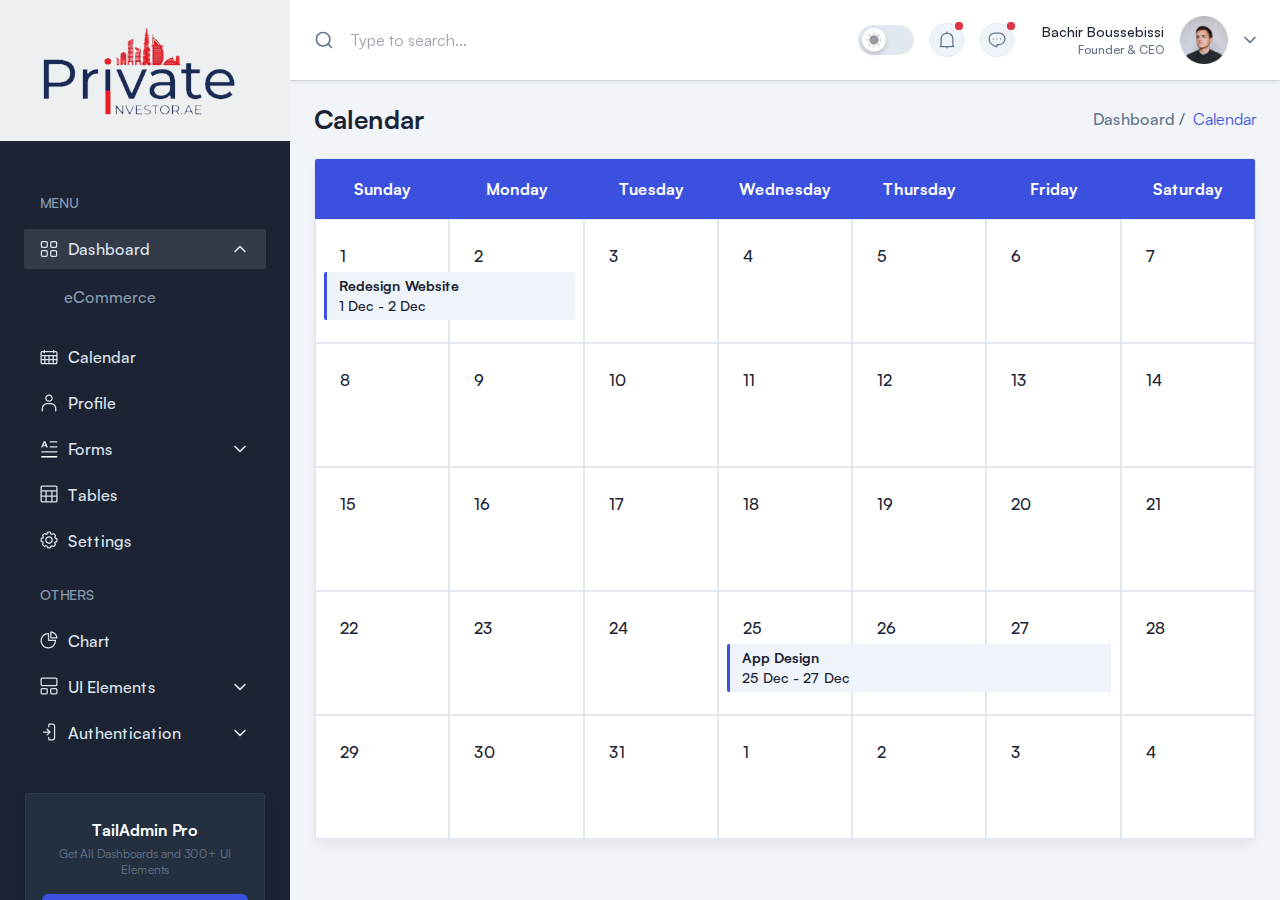
<file: calendar.html>
<!DOCTYPE html>
<html lang="en">
  <head>
    <meta charset="UTF-8" />
    <meta http-equiv="X-UA-Compatible" content="IE=edge" />
    <meta name="viewport" content="width=device-width, initial-scale=1.0" />
    <title>Calendar | TailAdmin - Tailwind CSS Admin Dashboard Template</title>
  <link rel="icon" href="favicon.ico"><link href="style.css" rel="stylesheet"></head>

  <body
    x-data="{ page: 'calendar', 'loaded': true, 'darkMode': true, 'stickyMenu': false, 'sidebarToggle': false, 'scrollTop': false }"
    x-init="
          darkMode = JSON.parse(localStorage.getItem('darkMode'));
          $watch('darkMode', value => localStorage.setItem('darkMode', JSON.stringify(value)))"
    :class="{'dark text-bodydark bg-boxdark-2': darkMode === true}"
  >
    <!-- ===== Preloader Start ===== -->
    <div
  x-show="loaded"
  x-init="window.addEventListener('DOMContentLoaded', () => {setTimeout(() => loaded = false, 500)})"
  class="fixed left-0 top-0 z-999999 flex h-screen w-screen items-center justify-center bg-white dark:bg-black"
>
  <div
    class="h-16 w-16 animate-spin rounded-full border-4 border-solid border-primary border-t-transparent"
  ></div>
</div>

    <!-- ===== Preloader End ===== -->

    <!-- ===== Page Wrapper Start ===== -->
    <div class="flex h-screen overflow-hidden">
      <!-- ===== Sidebar Start ===== -->
      <aside
  :class="sidebarToggle ? 'translate-x-0' : '-translate-x-full'"
  class="absolute left-0 top-0 z-9999 flex h-screen w-72.5 flex-col overflow-y-hidden bg-black duration-300 ease-linear dark:bg-boxdark lg:static lg:translate-x-0"
  @click.outside="sidebarToggle = false"
>
  <!-- SIDEBAR HEADER -->
  <div class="flex items-center justify-between gap-2 px-6 py-5.5 lg:py-6.5 bg-[#eeeff1]">
    <a href="index.html">
      <img src="src/images/logo/logo.png" alt="Logo" />
    </a>

    <button
      class="block lg:hidden"
      @click.stop="sidebarToggle = !sidebarToggle"
    >
      <svg
        class="fill-current"
        width="20"
        height="18"
        viewBox="0 0 20 18"
        fill="none"
        xmlns="http://www.w3.org/2000/svg"
      >
        <path
          d="M19 8.175H2.98748L9.36248 1.6875C9.69998 1.35 9.69998 0.825 9.36248 0.4875C9.02498 0.15 8.49998 0.15 8.16248 0.4875L0.399976 8.3625C0.0624756 8.7 0.0624756 9.225 0.399976 9.5625L8.16248 17.4375C8.31248 17.5875 8.53748 17.7 8.76248 17.7C8.98748 17.7 9.17498 17.625 9.36248 17.475C9.69998 17.1375 9.69998 16.6125 9.36248 16.275L3.02498 9.8625H19C19.45 9.8625 19.825 9.4875 19.825 9.0375C19.825 8.55 19.45 8.175 19 8.175Z"
          fill=""
        />
      </svg>
    </button>
  </div>
  <!-- SIDEBAR HEADER -->

  <div
    class="no-scrollbar flex flex-col overflow-y-auto duration-300 ease-linear"
  >
    <!-- Sidebar Menu -->
    <nav
      class="mt-5 px-4 py-4 lg:mt-9 lg:px-6"
      x-data="{selected: $persist('Dashboard')}"
    >
      <!-- Menu Group -->
      <div>
        <h3 class="mb-4 ml-4 text-sm font-medium text-bodydark2">MENU</h3>

        <ul class="mb-6 flex flex-col gap-1.5">
          <!-- Menu Item Dashboard -->
          <li>
            <a
              class="group relative flex items-center gap-2.5 rounded-sm px-4 py-2 font-medium text-bodydark1 duration-300 ease-in-out hover:bg-graydark dark:hover:bg-meta-4"
              href="#"
              @click.prevent="selected = (selected === 'Dashboard' ? '':'Dashboard')"
              :class="{ 'bg-graydark dark:bg-meta-4': (selected === 'Dashboard') || (page === 'ecommerce' || page === 'analytics' || page === 'stocks') }"
            >
              <svg
                class="fill-current"
                width="18"
                height="18"
                viewBox="0 0 18 18"
                fill="none"
                xmlns="http://www.w3.org/2000/svg"
              >
                <path
                  d="M6.10322 0.956299H2.53135C1.5751 0.956299 0.787598 1.7438 0.787598 2.70005V6.27192C0.787598 7.22817 1.5751 8.01567 2.53135 8.01567H6.10322C7.05947 8.01567 7.84697 7.22817 7.84697 6.27192V2.72817C7.8751 1.7438 7.0876 0.956299 6.10322 0.956299ZM6.60947 6.30005C6.60947 6.5813 6.38447 6.8063 6.10322 6.8063H2.53135C2.2501 6.8063 2.0251 6.5813 2.0251 6.30005V2.72817C2.0251 2.44692 2.2501 2.22192 2.53135 2.22192H6.10322C6.38447 2.22192 6.60947 2.44692 6.60947 2.72817V6.30005Z"
                  fill=""
                />
                <path
                  d="M15.4689 0.956299H11.8971C10.9408 0.956299 10.1533 1.7438 10.1533 2.70005V6.27192C10.1533 7.22817 10.9408 8.01567 11.8971 8.01567H15.4689C16.4252 8.01567 17.2127 7.22817 17.2127 6.27192V2.72817C17.2127 1.7438 16.4252 0.956299 15.4689 0.956299ZM15.9752 6.30005C15.9752 6.5813 15.7502 6.8063 15.4689 6.8063H11.8971C11.6158 6.8063 11.3908 6.5813 11.3908 6.30005V2.72817C11.3908 2.44692 11.6158 2.22192 11.8971 2.22192H15.4689C15.7502 2.22192 15.9752 2.44692 15.9752 2.72817V6.30005Z"
                  fill=""
                />
                <path
                  d="M6.10322 9.92822H2.53135C1.5751 9.92822 0.787598 10.7157 0.787598 11.672V15.2438C0.787598 16.2001 1.5751 16.9876 2.53135 16.9876H6.10322C7.05947 16.9876 7.84697 16.2001 7.84697 15.2438V11.7001C7.8751 10.7157 7.0876 9.92822 6.10322 9.92822ZM6.60947 15.272C6.60947 15.5532 6.38447 15.7782 6.10322 15.7782H2.53135C2.2501 15.7782 2.0251 15.5532 2.0251 15.272V11.7001C2.0251 11.4188 2.2501 11.1938 2.53135 11.1938H6.10322C6.38447 11.1938 6.60947 11.4188 6.60947 11.7001V15.272Z"
                  fill=""
                />
                <path
                  d="M15.4689 9.92822H11.8971C10.9408 9.92822 10.1533 10.7157 10.1533 11.672V15.2438C10.1533 16.2001 10.9408 16.9876 11.8971 16.9876H15.4689C16.4252 16.9876 17.2127 16.2001 17.2127 15.2438V11.7001C17.2127 10.7157 16.4252 9.92822 15.4689 9.92822ZM15.9752 15.272C15.9752 15.5532 15.7502 15.7782 15.4689 15.7782H11.8971C11.6158 15.7782 11.3908 15.5532 11.3908 15.272V11.7001C11.3908 11.4188 11.6158 11.1938 11.8971 11.1938H15.4689C15.7502 11.1938 15.9752 11.4188 15.9752 11.7001V15.272Z"
                  fill=""
                />
              </svg>

              Dashboard

              <svg
                class="absolute right-4 top-1/2 -translate-y-1/2 fill-current"
                :class="{ 'rotate-180': (selected === 'Dashboard') }"
                width="20"
                height="20"
                viewBox="0 0 20 20"
                fill="none"
                xmlns="http://www.w3.org/2000/svg"
              >
                <path
                  fill-rule="evenodd"
                  clip-rule="evenodd"
                  d="M4.41107 6.9107C4.73651 6.58527 5.26414 6.58527 5.58958 6.9107L10.0003 11.3214L14.4111 6.91071C14.7365 6.58527 15.2641 6.58527 15.5896 6.91071C15.915 7.23614 15.915 7.76378 15.5896 8.08922L10.5896 13.0892C10.2641 13.4147 9.73651 13.4147 9.41107 13.0892L4.41107 8.08922C4.08563 7.76378 4.08563 7.23614 4.41107 6.9107Z"
                  fill=""
                />
              </svg>
            </a>

            <!-- Dropdown Menu Start -->
            <div
              class="translate transform overflow-hidden"
              :class="(selected === 'Dashboard') ? 'block' :'hidden'"
            >
              <ul class="mb-5.5 mt-4 flex flex-col gap-2.5 pl-6">
                <li>
                  <a
                    class="group relative flex items-center gap-2.5 rounded-md px-4 font-medium text-bodydark2 duration-300 ease-in-out hover:text-white"
                    href="index.html"
                    :class="page === 'ecommerce' && '!text-white'"
                    >eCommerce
                  </a>
                </li>
              </ul>
            </div>
            <!-- Dropdown Menu End -->
          </li>
          <!-- Menu Item Dashboard -->

          <!-- Menu Item Calendar -->
          <li>
            <a
              class="group relative flex items-center gap-2.5 rounded-sm px-4 py-2 font-medium text-bodydark1 duration-300 ease-in-out hover:bg-graydark dark:hover:bg-meta-4"
              href="calendar.html"
              @click="selected = (selected === 'Calendar' ? '':'Calendar')"
              :class="{ 'bg-graydark dark:bg-meta-4': (selected === 'Calendar') && (page === 'calendar') }"
            >
              <svg
                class="fill-current"
                width="18"
                height="18"
                viewBox="0 0 18 18"
                fill="none"
                xmlns="http://www.w3.org/2000/svg"
              >
                <path
                  d="M15.7499 2.9812H14.2874V2.36245C14.2874 2.02495 14.0062 1.71558 13.6405 1.71558C13.2749 1.71558 12.9937 1.99683 12.9937 2.36245V2.9812H4.97803V2.36245C4.97803 2.02495 4.69678 1.71558 4.33115 1.71558C3.96553 1.71558 3.68428 1.99683 3.68428 2.36245V2.9812H2.2499C1.29365 2.9812 0.478027 3.7687 0.478027 4.75308V14.5406C0.478027 15.4968 1.26553 16.3125 2.2499 16.3125H15.7499C16.7062 16.3125 17.5218 15.525 17.5218 14.5406V4.72495C17.5218 3.7687 16.7062 2.9812 15.7499 2.9812ZM1.77178 8.21245H4.1624V10.9968H1.77178V8.21245ZM5.42803 8.21245H8.38115V10.9968H5.42803V8.21245ZM8.38115 12.2625V15.0187H5.42803V12.2625H8.38115ZM9.64678 12.2625H12.5999V15.0187H9.64678V12.2625ZM9.64678 10.9968V8.21245H12.5999V10.9968H9.64678ZM13.8374 8.21245H16.228V10.9968H13.8374V8.21245ZM2.2499 4.24683H3.7124V4.83745C3.7124 5.17495 3.99365 5.48433 4.35928 5.48433C4.7249 5.48433 5.00615 5.20308 5.00615 4.83745V4.24683H13.0499V4.83745C13.0499 5.17495 13.3312 5.48433 13.6968 5.48433C14.0624 5.48433 14.3437 5.20308 14.3437 4.83745V4.24683H15.7499C16.0312 4.24683 16.2562 4.47183 16.2562 4.75308V6.94683H1.77178V4.75308C1.77178 4.47183 1.96865 4.24683 2.2499 4.24683ZM1.77178 14.5125V12.2343H4.1624V14.9906H2.2499C1.96865 15.0187 1.77178 14.7937 1.77178 14.5125ZM15.7499 15.0187H13.8374V12.2625H16.228V14.5406C16.2562 14.7937 16.0312 15.0187 15.7499 15.0187Z"
                  fill=""
                />
              </svg>

              Calendar
            </a>
          </li>
          <!-- Menu Item Calendar -->

          <!-- Menu Item Profile -->
          <li>
            <a
              class="group relative flex items-center gap-2.5 rounded-sm px-4 py-2 font-medium text-bodydark1 duration-300 ease-in-out hover:bg-graydark dark:hover:bg-meta-4"
              href="profile.html"
              @click="selected = (selected === 'Profile' ? '':'Profile')"
              :class="{ 'bg-graydark dark:bg-meta-4': (selected === 'Profile') && (page === 'profile') }"
              :class="page === 'profile' && 'bg-graydark'"
            >
              <svg
                class="fill-current"
                width="18"
                height="18"
                viewBox="0 0 18 18"
                fill="none"
                xmlns="http://www.w3.org/2000/svg"
              >
                <path
                  d="M9.0002 7.79065C11.0814 7.79065 12.7689 6.1594 12.7689 4.1344C12.7689 2.1094 11.0814 0.478149 9.0002 0.478149C6.91895 0.478149 5.23145 2.1094 5.23145 4.1344C5.23145 6.1594 6.91895 7.79065 9.0002 7.79065ZM9.0002 1.7719C10.3783 1.7719 11.5033 2.84065 11.5033 4.16252C11.5033 5.4844 10.3783 6.55315 9.0002 6.55315C7.62207 6.55315 6.49707 5.4844 6.49707 4.16252C6.49707 2.84065 7.62207 1.7719 9.0002 1.7719Z"
                  fill=""
                />
                <path
                  d="M10.8283 9.05627H7.17207C4.16269 9.05627 1.71582 11.5313 1.71582 14.5406V16.875C1.71582 17.2125 1.99707 17.5219 2.3627 17.5219C2.72832 17.5219 3.00957 17.2407 3.00957 16.875V14.5406C3.00957 12.2344 4.89394 10.3219 7.22832 10.3219H10.8564C13.1627 10.3219 15.0752 12.2063 15.0752 14.5406V16.875C15.0752 17.2125 15.3564 17.5219 15.7221 17.5219C16.0877 17.5219 16.3689 17.2407 16.3689 16.875V14.5406C16.2846 11.5313 13.8377 9.05627 10.8283 9.05627Z"
                  fill=""
                />
              </svg>

              Profile
            </a>
          </li>
          <!-- Menu Item Profile -->

          <!-- Menu Item Forms -->
          <li>
            <a
              class="group relative flex items-center gap-2.5 rounded-sm px-4 py-2 font-medium text-bodydark1 duration-300 ease-in-out hover:bg-graydark dark:hover:bg-meta-4"
              href="#"
              @click.prevent="selected = (selected === 'Forms' ? '':'Forms')"
              :class="{ 'bg-graydark dark:bg-meta-4': (selected === 'Forms') || (page === 'formElements' || page === 'formLayout') }"
            >
              <svg
                class="fill-current"
                width="18"
                height="18"
                viewBox="0 0 18 18"
                fill="none"
                xmlns="http://www.w3.org/2000/svg"
              >
                <path
                  d="M1.43425 7.5093H2.278C2.44675 7.5093 2.55925 7.3968 2.58737 7.31243L2.98112 6.32805H5.90612L6.27175 7.31243C6.328 7.48118 6.46862 7.5093 6.58112 7.5093H7.453C7.76237 7.48118 7.87487 7.25618 7.76237 7.03118L5.428 1.4343C5.37175 1.26555 5.3155 1.23743 5.14675 1.23743H3.88112C3.76862 1.23743 3.59987 1.29368 3.57175 1.4343L1.153 7.08743C1.0405 7.2843 1.20925 7.5093 1.43425 7.5093ZM4.47175 2.98118L5.3155 5.17493H3.59987L4.47175 2.98118Z"
                  fill=""
                />
                <path
                  d="M10.1249 2.5031H16.8749C17.2124 2.5031 17.5218 2.22185 17.5218 1.85623C17.5218 1.4906 17.2405 1.20935 16.8749 1.20935H10.1249C9.7874 1.20935 9.47803 1.4906 9.47803 1.85623C9.47803 2.22185 9.75928 2.5031 10.1249 2.5031Z"
                  fill=""
                />
                <path
                  d="M16.8749 6.21558H10.1249C9.7874 6.21558 9.47803 6.49683 9.47803 6.86245C9.47803 7.22808 9.75928 7.50933 10.1249 7.50933H16.8749C17.2124 7.50933 17.5218 7.22808 17.5218 6.86245C17.5218 6.49683 17.2124 6.21558 16.8749 6.21558Z"
                  fill=""
                />
                <path
                  d="M16.875 11.1656H1.77187C1.43438 11.1656 1.125 11.4469 1.125 11.8125C1.125 12.1781 1.40625 12.4594 1.77187 12.4594H16.875C17.2125 12.4594 17.5219 12.1781 17.5219 11.8125C17.5219 11.4469 17.2125 11.1656 16.875 11.1656Z"
                  fill=""
                />
                <path
                  d="M16.875 16.1156H1.77187C1.43438 16.1156 1.125 16.3969 1.125 16.7625C1.125 17.1281 1.40625 17.4094 1.77187 17.4094H16.875C17.2125 17.4094 17.5219 17.1281 17.5219 16.7625C17.5219 16.3969 17.2125 16.1156 16.875 16.1156Z"
                  fill="white"
                />
              </svg>

              Forms

              <svg
                class="absolute right-4 top-1/2 -translate-y-1/2 fill-current"
                :class="{ 'rotate-180': (selected === 'Forms') }"
                width="20"
                height="20"
                viewBox="0 0 20 20"
                fill="none"
                xmlns="http://www.w3.org/2000/svg"
              >
                <path
                  fill-rule="evenodd"
                  clip-rule="evenodd"
                  d="M4.41107 6.9107C4.73651 6.58527 5.26414 6.58527 5.58958 6.9107L10.0003 11.3214L14.4111 6.91071C14.7365 6.58527 15.2641 6.58527 15.5896 6.91071C15.915 7.23614 15.915 7.76378 15.5896 8.08922L10.5896 13.0892C10.2641 13.4147 9.73651 13.4147 9.41107 13.0892L4.41107 8.08922C4.08563 7.76378 4.08563 7.23614 4.41107 6.9107Z"
                  fill=""
                />
              </svg>
            </a>

            <!-- Dropdown Menu Start -->
            <div
              class="translate transform overflow-hidden"
              :class="(selected === 'Forms') ? 'block' :'hidden'"
            >
              <ul class="mb-5.5 mt-4 flex flex-col gap-2.5 pl-6">
                <li>
                  <a
                    class="group relative flex items-center gap-2.5 rounded-md px-4 font-medium text-bodydark2 duration-300 ease-in-out hover:text-white"
                    href="form-elements.html"
                    :class="page === 'formElements' && '!text-white'"
                    >Form Elements</a
                  >
                </li>
                <li>
                  <a
                    class="group relative flex items-center gap-2.5 rounded-md px-4 font-medium text-bodydark2 duration-300 ease-in-out hover:text-white"
                    href="form-layout.html"
                    :class="page === 'formLayout' && '!text-white'"
                    >Form Layout</a
                  >
                </li>
              </ul>
            </div>
            <!-- Dropdown Menu End -->
          </li>
          <!-- Menu Item Forms -->

          <!-- Menu Item Tables -->
          <li>
            <a
              class="group relative flex items-center gap-2.5 rounded-sm py-2 px-4 font-medium text-bodydark1 duration-300 ease-in-out hover:bg-graydark dark:hover:bg-meta-4"
              href="tables.html"
              @click="selected = (selected === 'Tables' ? '':'Tables')"
              :class="{ 'bg-graydark dark:bg-meta-4': (selected === 'Tables') && (page === 'tables') }"
            >
              <svg
                class="fill-current"
                width="18"
                height="19"
                viewBox="0 0 18 19"
                fill="none"
                xmlns="http://www.w3.org/2000/svg"
              >
                <g clip-path="url(#clip0_130_9756)">
                  <path
                    d="M15.7501 0.55835H2.2501C1.29385 0.55835 0.506348 1.34585 0.506348 2.3021V15.8021C0.506348 16.7584 1.29385 17.574 2.27822 17.574H15.7782C16.7345 17.574 17.5501 16.7865 17.5501 15.8021V2.3021C17.522 1.34585 16.7063 0.55835 15.7501 0.55835ZM6.69385 10.599V6.4646H11.3063V10.5709H6.69385V10.599ZM11.3063 11.8646V16.3083H6.69385V11.8646H11.3063ZM1.77197 6.4646H5.45635V10.5709H1.77197V6.4646ZM12.572 6.4646H16.2563V10.5709H12.572V6.4646ZM2.2501 1.82397H15.7501C16.0313 1.82397 16.2563 2.04897 16.2563 2.33022V5.2271H1.77197V2.3021C1.77197 2.02085 1.96885 1.82397 2.2501 1.82397ZM1.77197 15.8021V11.8646H5.45635V16.3083H2.2501C1.96885 16.3083 1.77197 16.0834 1.77197 15.8021ZM15.7501 16.3083H12.572V11.8646H16.2563V15.8021C16.2563 16.0834 16.0313 16.3083 15.7501 16.3083Z"
                    fill=""
                  />
                </g>
                <defs>
                  <clipPath id="clip0_130_9756">
                    <rect
                      width="18"
                      height="18"
                      fill="white"
                      transform="translate(0 0.052124)"
                    />
                  </clipPath>
                </defs>
              </svg>

              Tables
            </a>
          </li>
          <!-- Menu Item Tables -->

          <!-- Menu Item Settings -->
          <li>
            <a
              class="group relative flex items-center gap-2.5 rounded-sm py-2 px-4 font-medium text-bodydark1 duration-300 ease-in-out hover:bg-graydark dark:hover:bg-meta-4"
              href="settings.html"
              @click="selected = (selected === 'Settings' ? '':'Settings')"
              :class="{ 'bg-graydark dark:bg-meta-4': (selected === 'Settings') && (page === 'settings') }"
              :class="page === 'settings' && 'bg-graydark'"
            >
              <svg
                class="fill-current"
                width="18"
                height="19"
                viewBox="0 0 18 19"
                fill="none"
                xmlns="http://www.w3.org/2000/svg"
              >
                <g clip-path="url(#clip0_130_9763)">
                  <path
                    d="M17.0721 7.30835C16.7909 6.99897 16.3971 6.83022 15.9752 6.83022H15.8909C15.7502 6.83022 15.6377 6.74585 15.6096 6.63335C15.5815 6.52085 15.5252 6.43647 15.4971 6.32397C15.4409 6.21147 15.4971 6.09897 15.5815 6.0146L15.6377 5.95835C15.9471 5.6771 16.1159 5.28335 16.1159 4.86147C16.1159 4.4396 15.9752 4.04585 15.6659 3.73647L14.569 2.61147C13.9784 1.99272 12.9659 1.9646 12.3471 2.58335L12.2627 2.6396C12.1784 2.72397 12.0377 2.7521 11.8971 2.69585C11.7846 2.6396 11.6721 2.58335 11.5315 2.55522C11.3909 2.49897 11.3065 2.38647 11.3065 2.27397V2.13335C11.3065 1.26147 10.6034 0.55835 9.73148 0.55835H8.15648C7.7346 0.55835 7.34085 0.7271 7.0596 1.00835C6.75023 1.31772 6.6096 1.71147 6.6096 2.10522V2.21772C6.6096 2.33022 6.52523 2.44272 6.41273 2.49897C6.35648 2.5271 6.32835 2.5271 6.2721 2.55522C6.1596 2.61147 6.01898 2.58335 5.9346 2.49897L5.87835 2.4146C5.5971 2.10522 5.20335 1.93647 4.78148 1.93647C4.3596 1.93647 3.96585 2.0771 3.65648 2.38647L2.53148 3.48335C1.91273 4.07397 1.8846 5.08647 2.50335 5.70522L2.5596 5.7896C2.64398 5.87397 2.6721 6.0146 2.61585 6.09897C2.5596 6.21147 2.53148 6.29585 2.47523 6.40835C2.41898 6.52085 2.3346 6.5771 2.19398 6.5771H2.1096C1.68773 6.5771 1.29398 6.71772 0.984604 7.0271C0.675229 7.30835 0.506479 7.7021 0.506479 8.12397L0.478354 9.69897C0.450229 10.5708 1.15335 11.274 2.02523 11.3021H2.1096C2.25023 11.3021 2.36273 11.3865 2.39085 11.499C2.4471 11.5833 2.50335 11.6677 2.53148 11.7802C2.5596 11.8927 2.53148 12.0052 2.4471 12.0896L2.39085 12.1458C2.08148 12.4271 1.91273 12.8208 1.91273 13.2427C1.91273 13.6646 2.05335 14.0583 2.36273 14.3677L3.4596 15.4927C4.05023 16.1115 5.06273 16.1396 5.68148 15.5208L5.76585 15.4646C5.85023 15.3802 5.99085 15.3521 6.13148 15.4083C6.24398 15.4646 6.35648 15.5208 6.4971 15.549C6.63773 15.6052 6.7221 15.7177 6.7221 15.8302V15.9427C6.7221 16.8146 7.42523 17.5177 8.2971 17.5177H9.8721C10.744 17.5177 11.4471 16.8146 11.4471 15.9427V15.8302C11.4471 15.7177 11.5315 15.6052 11.644 15.549C11.7002 15.5208 11.7284 15.5208 11.7846 15.4927C11.9252 15.4365 12.0377 15.4646 12.1221 15.549L12.1784 15.6333C12.4596 15.9427 12.8534 16.1115 13.2752 16.1115C13.6971 16.1115 14.0909 15.9708 14.4002 15.6615L15.5252 14.5646C16.144 13.974 16.1721 12.9615 15.5534 12.3427L15.4971 12.2583C15.4127 12.174 15.3846 12.0333 15.4409 11.949C15.4971 11.8365 15.5252 11.7521 15.5815 11.6396C15.6377 11.5271 15.7502 11.4708 15.8627 11.4708H15.9471H15.9752C16.819 11.4708 17.5221 10.7958 17.5502 9.92397L17.5784 8.34897C17.5221 8.01147 17.3534 7.5896 17.0721 7.30835ZM16.2284 9.9521C16.2284 10.1208 16.0877 10.2615 15.919 10.2615H15.8346H15.8065C15.1596 10.2615 14.569 10.6552 14.344 11.2177C14.3159 11.3021 14.2596 11.3865 14.2315 11.4708C13.9784 12.0333 14.0909 12.7365 14.5409 13.1865L14.5971 13.2708C14.7096 13.3833 14.7096 13.5802 14.5971 13.6927L13.4721 14.7896C13.3877 14.874 13.3034 14.874 13.2471 14.874C13.1909 14.874 13.1065 14.874 13.0221 14.7896L12.9659 14.7052C12.5159 14.2271 11.8409 14.0865 11.2221 14.3677L11.1096 14.424C10.4909 14.6771 10.0971 15.2396 10.0971 15.8865V15.999C10.0971 16.1677 9.95648 16.3083 9.78773 16.3083H8.21273C8.04398 16.3083 7.90335 16.1677 7.90335 15.999V15.8865C7.90335 15.2396 7.5096 14.649 6.89085 14.424C6.80648 14.3958 6.69398 14.3396 6.6096 14.3115C6.3846 14.199 6.1596 14.1708 5.9346 14.1708C5.54085 14.1708 5.1471 14.3115 4.83773 14.6208L4.78148 14.649C4.66898 14.7615 4.4721 14.7615 4.3596 14.649L3.26273 13.524C3.17835 13.4396 3.17835 13.3552 3.17835 13.299C3.17835 13.2427 3.17835 13.1583 3.26273 13.074L3.31898 13.0177C3.7971 12.5677 3.93773 11.8646 3.6846 11.3021C3.65648 11.2177 3.62835 11.1333 3.5721 11.049C3.3471 10.4583 2.7846 10.0365 2.13773 10.0365H2.05335C1.8846 10.0365 1.74398 9.89585 1.74398 9.7271L1.7721 8.1521C1.7721 8.0396 1.82835 7.98335 1.85648 7.9271C1.8846 7.89897 1.96898 7.84272 2.08148 7.84272H2.16585C2.81273 7.87085 3.40335 7.4771 3.65648 6.88647C3.6846 6.8021 3.74085 6.71772 3.76898 6.63335C4.0221 6.07085 3.9096 5.36772 3.4596 4.91772L3.40335 4.83335C3.29085 4.72085 3.29085 4.52397 3.40335 4.41147L4.52835 3.3146C4.61273 3.23022 4.6971 3.23022 4.75335 3.23022C4.8096 3.23022 4.89398 3.23022 4.97835 3.3146L5.0346 3.39897C5.4846 3.8771 6.1596 4.01772 6.77835 3.7646L6.89085 3.70835C7.5096 3.45522 7.90335 2.89272 7.90335 2.24585V2.13335C7.90335 2.02085 7.9596 1.9646 7.98773 1.90835C8.01585 1.8521 8.10023 1.82397 8.21273 1.82397H9.78773C9.95648 1.82397 10.0971 1.9646 10.0971 2.13335V2.24585C10.0971 2.89272 10.4909 3.48335 11.1096 3.70835C11.194 3.73647 11.3065 3.79272 11.3909 3.82085C11.9815 4.1021 12.6846 3.9896 13.1627 3.5396L13.2471 3.48335C13.3596 3.37085 13.5565 3.37085 13.669 3.48335L14.7659 4.60835C14.8502 4.69272 14.8502 4.7771 14.8502 4.83335C14.8502 4.8896 14.8221 4.97397 14.7659 5.05835L14.7096 5.1146C14.2034 5.53647 14.0627 6.2396 14.2877 6.8021C14.3159 6.88647 14.344 6.97085 14.4002 7.05522C14.6252 7.64585 15.1877 8.06772 15.8346 8.06772H15.919C16.0315 8.06772 16.0877 8.12397 16.144 8.1521C16.2002 8.18022 16.2284 8.2646 16.2284 8.3771V9.9521Z"
                    fill=""
                  />
                  <path
                    d="M9.00029 5.22705C6.89092 5.22705 5.17529 6.94268 5.17529 9.05205C5.17529 11.1614 6.89092 12.8771 9.00029 12.8771C11.1097 12.8771 12.8253 11.1614 12.8253 9.05205C12.8253 6.94268 11.1097 5.22705 9.00029 5.22705ZM9.00029 11.6114C7.59404 11.6114 6.44092 10.4583 6.44092 9.05205C6.44092 7.6458 7.59404 6.49268 9.00029 6.49268C10.4065 6.49268 11.5597 7.6458 11.5597 9.05205C11.5597 10.4583 10.4065 11.6114 9.00029 11.6114Z"
                    fill=""
                  />
                </g>
                <defs>
                  <clipPath id="clip0_130_9763">
                    <rect
                      width="18"
                      height="18"
                      fill="white"
                      transform="translate(0 0.052124)"
                    />
                  </clipPath>
                </defs>
              </svg>

              Settings
            </a>
          </li>
          <!-- Menu Item Settings -->
        </ul>
      </div>

      <!-- Others Group -->
      <div>
        <h3 class="mb-4 ml-4 text-sm font-medium text-bodydark2">OTHERS</h3>

        <ul class="mb-6 flex flex-col gap-1.5">
          <!-- Menu Item Chart -->
          <li>
            <a
              class="group relative flex items-center gap-2.5 rounded-sm py-2 px-4 font-medium text-bodydark1 duration-300 ease-in-out hover:bg-graydark dark:hover:bg-meta-4"
              href="chart.html"
              @click="selected = (selected === 'Chart' ? '':'Chart')"
              :class="{ 'bg-graydark dark:bg-meta-4': (selected === 'Chart') && (page === 'Chart') }"
            >
              <svg
                class="fill-current"
                width="18"
                height="19"
                viewBox="0 0 18 19"
                fill="none"
                xmlns="http://www.w3.org/2000/svg"
              >
                <g clip-path="url(#clip0_130_9801)">
                  <path
                    d="M10.8563 0.55835C10.5188 0.55835 10.2095 0.8396 10.2095 1.20522V6.83022C10.2095 7.16773 10.4907 7.4771 10.8563 7.4771H16.8751C17.0438 7.4771 17.2126 7.39272 17.3251 7.28022C17.4376 7.1396 17.4938 6.97085 17.4938 6.8021C17.2688 3.28647 14.3438 0.55835 10.8563 0.55835ZM11.4751 6.15522V1.8521C13.8095 2.13335 15.6938 3.8771 16.1438 6.18335H11.4751V6.15522Z"
                    fill=""
                  />
                  <path
                    d="M15.3845 8.7427H9.1126V2.69582C9.1126 2.35832 8.83135 2.07707 8.49385 2.07707C8.40947 2.07707 8.3251 2.07707 8.24072 2.07707C3.96572 2.04895 0.506348 5.53645 0.506348 9.81145C0.506348 14.0864 3.99385 17.5739 8.26885 17.5739C12.5438 17.5739 16.0313 14.0864 16.0313 9.81145C16.0313 9.6427 16.0313 9.47395 16.0032 9.33332C16.0032 8.99582 15.722 8.7427 15.3845 8.7427ZM8.26885 16.3083C4.66885 16.3083 1.77197 13.4114 1.77197 9.81145C1.77197 6.3802 4.47197 3.53957 7.8751 3.3427V9.36145C7.8751 9.69895 8.15635 10.0083 8.52197 10.0083H14.7938C14.6813 13.4958 11.7845 16.3083 8.26885 16.3083Z"
                    fill=""
                  />
                </g>
                <defs>
                  <clipPath id="clip0_130_9801">
                    <rect
                      width="18"
                      height="18"
                      fill="white"
                      transform="translate(0 0.052124)"
                    />
                  </clipPath>
                </defs>
              </svg>

              Chart
            </a>
          </li>
          <!-- Menu Item Chart -->

          <!-- Menu Item Ui Elements -->
          <li>
            <a
              class="group relative flex items-center gap-2.5 rounded-sm px-4 py-2 font-medium text-bodydark1 duration-300 ease-in-out hover:bg-graydark dark:hover:bg-meta-4"
              href="#"
              @click.prevent="selected = (selected === 'UiElements' ? '':'UiElements')"
              :class="{ 'bg-graydark dark:bg-meta-4': (selected === 'UiElements') || (page === 'alerts' || page === 'buttons') }"
            >
              <svg
                class="fill-current"
                width="18"
                height="19"
                viewBox="0 0 18 19"
                fill="none"
                xmlns="http://www.w3.org/2000/svg"
              >
                <g clip-path="url(#clip0_130_9807)">
                  <path
                    d="M15.7501 0.55835H2.2501C1.29385 0.55835 0.506348 1.34585 0.506348 2.3021V7.53335C0.506348 8.4896 1.29385 9.2771 2.2501 9.2771H15.7501C16.7063 9.2771 17.4938 8.4896 17.4938 7.53335V2.3021C17.4938 1.34585 16.7063 0.55835 15.7501 0.55835ZM16.2563 7.53335C16.2563 7.8146 16.0313 8.0396 15.7501 8.0396H2.2501C1.96885 8.0396 1.74385 7.8146 1.74385 7.53335V2.3021C1.74385 2.02085 1.96885 1.79585 2.2501 1.79585H15.7501C16.0313 1.79585 16.2563 2.02085 16.2563 2.3021V7.53335Z"
                    fill=""
                  />
                  <path
                    d="M6.13135 10.9646H2.2501C1.29385 10.9646 0.506348 11.7521 0.506348 12.7083V15.8021C0.506348 16.7583 1.29385 17.5458 2.2501 17.5458H6.13135C7.0876 17.5458 7.8751 16.7583 7.8751 15.8021V12.7083C7.90322 11.7521 7.11572 10.9646 6.13135 10.9646ZM6.6376 15.8021C6.6376 16.0833 6.4126 16.3083 6.13135 16.3083H2.2501C1.96885 16.3083 1.74385 16.0833 1.74385 15.8021V12.7083C1.74385 12.4271 1.96885 12.2021 2.2501 12.2021H6.13135C6.4126 12.2021 6.6376 12.4271 6.6376 12.7083V15.8021Z"
                    fill=""
                  />
                  <path
                    d="M15.75 10.9646H11.8688C10.9125 10.9646 10.125 11.7521 10.125 12.7083V15.8021C10.125 16.7583 10.9125 17.5458 11.8688 17.5458H15.75C16.7063 17.5458 17.4938 16.7583 17.4938 15.8021V12.7083C17.4938 11.7521 16.7063 10.9646 15.75 10.9646ZM16.2562 15.8021C16.2562 16.0833 16.0312 16.3083 15.75 16.3083H11.8688C11.5875 16.3083 11.3625 16.0833 11.3625 15.8021V12.7083C11.3625 12.4271 11.5875 12.2021 11.8688 12.2021H15.75C16.0312 12.2021 16.2562 12.4271 16.2562 12.7083V15.8021Z"
                    fill=""
                  />
                </g>
                <defs>
                  <clipPath id="clip0_130_9807">
                    <rect
                      width="18"
                      height="18"
                      fill="white"
                      transform="translate(0 0.052124)"
                    />
                  </clipPath>
                </defs>
              </svg>

              UI Elements

              <svg
                class="absolute right-4 top-1/2 -translate-y-1/2 fill-current"
                :class="{ 'rotate-180': (selected === 'UiElements') }"
                width="20"
                height="20"
                viewBox="0 0 20 20"
                fill="none"
                xmlns="http://www.w3.org/2000/svg"
              >
                <path
                  fill-rule="evenodd"
                  clip-rule="evenodd"
                  d="M4.41107 6.9107C4.73651 6.58527 5.26414 6.58527 5.58958 6.9107L10.0003 11.3214L14.4111 6.91071C14.7365 6.58527 15.2641 6.58527 15.5896 6.91071C15.915 7.23614 15.915 7.76378 15.5896 8.08922L10.5896 13.0892C10.2641 13.4147 9.73651 13.4147 9.41107 13.0892L4.41107 8.08922C4.08563 7.76378 4.08563 7.23614 4.41107 6.9107Z"
                  fill=""
                />
              </svg>
            </a>

            <!-- Dropdown Menu Start -->
            <div
              class="translate transform overflow-hidden"
              :class="(selected === 'UiElements') ? 'block' :'hidden'"
            >
              <ul class="mb-3 mt-4 flex flex-col gap-2 pl-6">
                <li>
                  <a
                    class="group relative flex items-center gap-2.5 rounded-md px-4 font-medium text-bodydark2 duration-300 ease-in-out hover:text-white"
                    href="alerts.html"
                    :class="page === 'alerts' && '!text-white'"
                    >Alerts</a
                  >
                </li>

                <li>
                  <a
                    class="group relative flex items-center gap-2.5 rounded-md px-4 font-medium text-bodydark2 duration-300 ease-in-out hover:text-white"
                    href="buttons.html"
                    :class="page === 'buttons' && '!text-white'"
                    >Buttons</a
                  >
                </li>
              </ul>
            </div>
            <!-- Dropdown Menu End -->
          </li>
          <!-- Menu Item Ui Elements -->

          <!-- Menu Item Auth Pages -->
          <li>
            <a
              class="group relative flex items-center gap-2.5 rounded-sm px-4 py-2 font-medium text-bodydark1 duration-300 ease-in-out hover:bg-graydark dark:hover:bg-meta-4"
              href="#"
              @click.prevent="selected = (selected === 'AuthPages' ? '':'AuthPages')"
              :class="{ 'bg-graydark dark:bg-meta-4': (selected === 'AuthPages') || (page === 'register' || page === 'login') }"
            >
              <svg
                class="fill-current"
                width="18"
                height="19"
                viewBox="0 0 18 19"
                fill="none"
                xmlns="http://www.w3.org/2000/svg"
              >
                <g clip-path="url(#clip0_130_9814)">
                  <path
                    d="M12.7127 0.55835H9.53457C8.80332 0.55835 8.18457 1.1771 8.18457 1.90835V3.84897C8.18457 4.18647 8.46582 4.46772 8.80332 4.46772C9.14082 4.46772 9.45019 4.18647 9.45019 3.84897V1.88022C9.45019 1.82397 9.47832 1.79585 9.53457 1.79585H12.7127C13.3877 1.79585 13.9221 2.33022 13.9221 3.00522V15.0709C13.9221 15.7459 13.3877 16.2802 12.7127 16.2802H9.53457C9.47832 16.2802 9.45019 16.2521 9.45019 16.1959V14.2552C9.45019 13.9177 9.16894 13.6365 8.80332 13.6365C8.43769 13.6365 8.18457 13.9177 8.18457 14.2552V16.1959C8.18457 16.9271 8.80332 17.5459 9.53457 17.5459H12.7127C14.0908 17.5459 15.1877 16.4209 15.1877 15.0709V3.03335C15.1877 1.65522 14.0627 0.55835 12.7127 0.55835Z"
                    fill=""
                  />
                  <path
                    d="M10.4346 8.60205L7.62207 5.7333C7.36895 5.48018 6.97519 5.48018 6.72207 5.7333C6.46895 5.98643 6.46895 6.38018 6.72207 6.6333L8.46582 8.40518H3.45957C3.12207 8.40518 2.84082 8.68643 2.84082 9.02393C2.84082 9.36143 3.12207 9.64268 3.45957 9.64268H8.49395L6.72207 11.4427C6.46895 11.6958 6.46895 12.0896 6.72207 12.3427C6.83457 12.4552 7.00332 12.5114 7.17207 12.5114C7.34082 12.5114 7.50957 12.4552 7.62207 12.3145L10.4346 9.4458C10.6877 9.24893 10.6877 8.85518 10.4346 8.60205Z"
                    fill=""
                  />
                </g>
                <defs>
                  <clipPath id="clip0_130_9814">
                    <rect
                      width="18"
                      height="18"
                      fill="white"
                      transform="translate(0 0.052124)"
                    />
                  </clipPath>
                </defs>
              </svg>

              Authentication

              <svg
                class="absolute right-4 top-1/2 -translate-y-1/2 fill-current"
                :class="{ 'rotate-180': (selected === 'AuthPages') }"
                width="20"
                height="20"
                viewBox="0 0 20 20"
                fill="none"
                xmlns="http://www.w3.org/2000/svg"
              >
                <path
                  fill-rule="evenodd"
                  clip-rule="evenodd"
                  d="M4.41107 6.9107C4.73651 6.58527 5.26414 6.58527 5.58958 6.9107L10.0003 11.3214L14.4111 6.91071C14.7365 6.58527 15.2641 6.58527 15.5896 6.91071C15.915 7.23614 15.915 7.76378 15.5896 8.08922L10.5896 13.0892C10.2641 13.4147 9.73651 13.4147 9.41107 13.0892L4.41107 8.08922C4.08563 7.76378 4.08563 7.23614 4.41107 6.9107Z"
                  fill=""
                />
              </svg>
            </a>

            <!-- Dropdown Menu Start -->
            <div
              class="translate transform overflow-hidden"
              :class="(selected === 'AuthPages') ? 'block' :'hidden'"
            >
              <ul class="mb-3 mt-4 flex flex-col gap-2 pl-6">
                <li>
                  <a
                    class="group relative flex items-center gap-2.5 rounded-md px-4 font-medium text-bodydark2 duration-300 ease-in-out hover:text-white"
                    href="signin.html"
                    :class="page === 'signin' && '!text-white'"
                    >Sign In</a
                  >
                </li>
                <li>
                  <a
                    class="group relative flex items-center gap-2.5 rounded-md px-4 font-medium text-bodydark2 duration-300 ease-in-out hover:text-white"
                    href="signup.html"
                    :class="page === 'signup' && '!text-white'"
                    >Sign Up</a
                  >
                </li>
              </ul>
            </div>
            <!-- Dropdown Menu End -->
          </li>
          <!-- Menu Item Auth Pages -->
        </ul>
      </div>
    </nav>
    <!-- Sidebar Menu -->

    <!-- Promo Box -->
    <div
      class="mx-auto mb-10 w-full max-w-60 rounded-sm border border-strokedark bg-boxdark px-4 py-6 text-center shadow-default"
    >
      <h3 class="mb-1 font-semibold text-white">TailAdmin Pro</h3>
      <p class="mb-4 text-xs">Get All Dashboards and 300+ UI Elements</p>
      <a
        href="https://tailadmin.com/pricing"
        target="_blank"
        rel="nofollow"
        class="flex items-center justify-center rounded-md bg-primary p-2 text-white hover:bg-opacity-95"
      >
        Purchase Now
      </a>
    </div>
    <!-- Promo Box -->
  </div>
</aside>

      <!-- ===== Sidebar End ===== -->

      <!-- ===== Content Area Start ===== -->
      <div
        class="relative flex flex-1 flex-col overflow-y-auto overflow-x-hidden"
      >
        <!-- ===== Header Start ===== -->
        <header
  class="sticky top-0 z-999 flex w-full bg-white drop-shadow-1 dark:bg-boxdark dark:drop-shadow-none"
>
  <div
    class="flex flex-grow items-center justify-between px-4 py-4 shadow-2 md:px-6 2xl:px-11"
  >
    <div class="flex items-center gap-2 sm:gap-4 lg:hidden">
      <!-- Hamburger Toggle BTN -->
      <button
        class="z-99999 block rounded-sm border border-stroke bg-white p-1.5 shadow-sm dark:border-strokedark dark:bg-boxdark lg:hidden"
        @click.stop="sidebarToggle = !sidebarToggle"
      >
        <span class="relative block h-5.5 w-5.5 cursor-pointer">
          <span class="du-block absolute right-0 h-full w-full">
            <span
              class="relative left-0 top-0 my-1 block h-0.5 w-0 rounded-sm bg-black delay-[0] duration-200 ease-in-out dark:bg-white"
              :class="{ '!w-full delay-300': !sidebarToggle }"
            ></span>
            <span
              class="relative left-0 top-0 my-1 block h-0.5 w-0 rounded-sm bg-black delay-150 duration-200 ease-in-out dark:bg-white"
              :class="{ '!w-full delay-400': !sidebarToggle }"
            ></span>
            <span
              class="relative left-0 top-0 my-1 block h-0.5 w-0 rounded-sm bg-black delay-200 duration-200 ease-in-out dark:bg-white"
              :class="{ '!w-full delay-500': !sidebarToggle }"
            ></span>
          </span>
          <span class="du-block absolute right-0 h-full w-full rotate-45">
            <span
              class="absolute left-2.5 top-0 block h-full w-0.5 rounded-sm bg-black delay-300 duration-200 ease-in-out dark:bg-white"
              :class="{ '!h-0 delay-[0]': !sidebarToggle }"
            ></span>
            <span
              class="delay-400 absolute left-0 top-2.5 block h-0.5 w-full rounded-sm bg-black duration-200 ease-in-out dark:bg-white"
              :class="{ '!h-0 dealy-200': !sidebarToggle }"
            ></span>
          </span>
        </span>
      </button>
      <!-- Hamburger Toggle BTN -->
      <a class="block flex-shrink-0 lg:hidden" href="index.html">
        <img src="src/images/logo/logo.png" alt="Logo" />
      </a>
    </div>
    <div class="hidden sm:block">
      <form action="https://formbold.com/s/unique_form_id" method="POST">
        <div class="relative">
          <button class="absolute left-0 top-1/2 -translate-y-1/2">
            <svg
              class="fill-body hover:fill-primary dark:fill-bodydark dark:hover:fill-primary"
              width="20"
              height="20"
              viewBox="0 0 20 20"
              fill="none"
              xmlns="http://www.w3.org/2000/svg"
            >
              <path
                fill-rule="evenodd"
                clip-rule="evenodd"
                d="M9.16666 3.33332C5.945 3.33332 3.33332 5.945 3.33332 9.16666C3.33332 12.3883 5.945 15 9.16666 15C12.3883 15 15 12.3883 15 9.16666C15 5.945 12.3883 3.33332 9.16666 3.33332ZM1.66666 9.16666C1.66666 5.02452 5.02452 1.66666 9.16666 1.66666C13.3088 1.66666 16.6667 5.02452 16.6667 9.16666C16.6667 13.3088 13.3088 16.6667 9.16666 16.6667C5.02452 16.6667 1.66666 13.3088 1.66666 9.16666Z"
                fill=""
              />
              <path
                fill-rule="evenodd"
                clip-rule="evenodd"
                d="M13.2857 13.2857C13.6112 12.9603 14.1388 12.9603 14.4642 13.2857L18.0892 16.9107C18.4147 17.2362 18.4147 17.7638 18.0892 18.0892C17.7638 18.4147 17.2362 18.4147 16.9107 18.0892L13.2857 14.4642C12.9603 14.1388 12.9603 13.6112 13.2857 13.2857Z"
                fill=""
              />
            </svg>
          </button>

          <input
            type="text"
            placeholder="Type to search..."
            class="w-full bg-transparent pl-9 pr-4 focus:outline-none xl:w-125"
          />
        </div>
      </form>
    </div>

    <div class="flex items-center gap-3 2xsm:gap-7">
      <ul class="flex items-center gap-2 2xsm:gap-4">
        <li>
          <!-- Dark Mode Toggler -->
          <label
            :class="darkMode ? 'bg-primary' : 'bg-stroke'"
            class="relative m-0 block h-7.5 w-14 rounded-full"
          >
            <input
              type="checkbox"
              :value="darkMode"
              @change="darkMode = !darkMode"
              class="absolute top-0 z-50 m-0 h-full w-full cursor-pointer opacity-0"
            />
            <span
              :class="darkMode && '!right-1 !translate-x-full'"
              class="absolute left-1 top-1/2 flex h-6 w-6 -translate-y-1/2 translate-x-0 items-center justify-center rounded-full bg-white shadow-switcher duration-75 ease-linear"
            >
              <span class="dark:hidden">
                <svg
                  width="16"
                  height="16"
                  viewBox="0 0 16 16"
                  fill="none"
                  xmlns="http://www.w3.org/2000/svg"
                >
                  <path
                    d="M7.99992 12.6666C10.5772 12.6666 12.6666 10.5772 12.6666 7.99992C12.6666 5.42259 10.5772 3.33325 7.99992 3.33325C5.42259 3.33325 3.33325 5.42259 3.33325 7.99992C3.33325 10.5772 5.42259 12.6666 7.99992 12.6666Z"
                    fill="#969AA1"
                  />
                  <path
                    d="M8.00008 15.3067C7.63341 15.3067 7.33342 15.0334 7.33342 14.6667V14.6134C7.33342 14.2467 7.63341 13.9467 8.00008 13.9467C8.36675 13.9467 8.66675 14.2467 8.66675 14.6134C8.66675 14.9801 8.36675 15.3067 8.00008 15.3067ZM12.7601 13.4267C12.5867 13.4267 12.4201 13.3601 12.2867 13.2334L12.2001 13.1467C11.9401 12.8867 11.9401 12.4667 12.2001 12.2067C12.4601 11.9467 12.8801 11.9467 13.1401 12.2067L13.2267 12.2934C13.4867 12.5534 13.4867 12.9734 13.2267 13.2334C13.1001 13.3601 12.9334 13.4267 12.7601 13.4267ZM3.24008 13.4267C3.06675 13.4267 2.90008 13.3601 2.76675 13.2334C2.50675 12.9734 2.50675 12.5534 2.76675 12.2934L2.85342 12.2067C3.11342 11.9467 3.53341 11.9467 3.79341 12.2067C4.05341 12.4667 4.05341 12.8867 3.79341 13.1467L3.70675 13.2334C3.58008 13.3601 3.40675 13.4267 3.24008 13.4267ZM14.6667 8.66675H14.6134C14.2467 8.66675 13.9467 8.36675 13.9467 8.00008C13.9467 7.63341 14.2467 7.33342 14.6134 7.33342C14.9801 7.33342 15.3067 7.63341 15.3067 8.00008C15.3067 8.36675 15.0334 8.66675 14.6667 8.66675ZM1.38675 8.66675H1.33341C0.966748 8.66675 0.666748 8.36675 0.666748 8.00008C0.666748 7.63341 0.966748 7.33342 1.33341 7.33342C1.70008 7.33342 2.02675 7.63341 2.02675 8.00008C2.02675 8.36675 1.75341 8.66675 1.38675 8.66675ZM12.6734 3.99341C12.5001 3.99341 12.3334 3.92675 12.2001 3.80008C11.9401 3.54008 11.9401 3.12008 12.2001 2.86008L12.2867 2.77341C12.5467 2.51341 12.9667 2.51341 13.2267 2.77341C13.4867 3.03341 13.4867 3.45341 13.2267 3.71341L13.1401 3.80008C13.0134 3.92675 12.8467 3.99341 12.6734 3.99341ZM3.32675 3.99341C3.15341 3.99341 2.98675 3.92675 2.85342 3.80008L2.76675 3.70675C2.50675 3.44675 2.50675 3.02675 2.76675 2.76675C3.02675 2.50675 3.44675 2.50675 3.70675 2.76675L3.79341 2.85342C4.05341 3.11342 4.05341 3.53341 3.79341 3.79341C3.66675 3.92675 3.49341 3.99341 3.32675 3.99341ZM8.00008 2.02675C7.63341 2.02675 7.33342 1.75341 7.33342 1.38675V1.33341C7.33342 0.966748 7.63341 0.666748 8.00008 0.666748C8.36675 0.666748 8.66675 0.966748 8.66675 1.33341C8.66675 1.70008 8.36675 2.02675 8.00008 2.02675Z"
                    fill="#969AA1"
                  />
                </svg>
              </span>
              <span class="hidden dark:inline-block">
                <svg
                  width="16"
                  height="16"
                  viewBox="0 0 16 16"
                  fill="none"
                  xmlns="http://www.w3.org/2000/svg"
                >
                  <path
                    d="M14.3533 10.62C14.2466 10.44 13.9466 10.16 13.1999 10.2933C12.7866 10.3667 12.3666 10.4 11.9466 10.38C10.3933 10.3133 8.98659 9.6 8.00659 8.5C7.13993 7.53333 6.60659 6.27333 6.59993 4.91333C6.59993 4.15333 6.74659 3.42 7.04659 2.72666C7.33993 2.05333 7.13326 1.7 6.98659 1.55333C6.83326 1.4 6.47326 1.18666 5.76659 1.48C3.03993 2.62666 1.35326 5.36 1.55326 8.28666C1.75326 11.04 3.68659 13.3933 6.24659 14.28C6.85993 14.4933 7.50659 14.62 8.17326 14.6467C8.27993 14.6533 8.38659 14.66 8.49326 14.66C10.7266 14.66 12.8199 13.6067 14.1399 11.8133C14.5866 11.1933 14.4666 10.8 14.3533 10.62Z"
                    fill="#969AA1"
                  />
                </svg>
              </span>
            </span>
          </label>
          <!-- Dark Mode Toggler -->
        </li>

        <!-- Notification Menu Area -->
        <li
          class="relative"
          x-data="{ dropdownOpen: false, notifying: true }"
          @click.outside="dropdownOpen = false"
        >
          <a
            class="relative flex h-8.5 w-8.5 items-center justify-center rounded-full border-[0.5px] border-stroke bg-gray hover:text-primary dark:border-strokedark dark:bg-meta-4 dark:text-white"
            href="#"
            @click.prevent="dropdownOpen = ! dropdownOpen; notifying = false"
          >
            <span
              :class="!notifying && 'hidden'"
              class="absolute -top-0.5 right-0 z-1 h-2 w-2 rounded-full bg-meta-1"
            >
              <span
                class="absolute -z-1 inline-flex h-full w-full animate-ping rounded-full bg-meta-1 opacity-75"
              ></span>
            </span>

            <svg
              class="fill-current duration-300 ease-in-out"
              width="18"
              height="18"
              viewBox="0 0 18 18"
              fill="none"
              xmlns="http://www.w3.org/2000/svg"
            >
              <path
                d="M16.1999 14.9343L15.6374 14.0624C15.5249 13.8937 15.4687 13.7249 15.4687 13.528V7.67803C15.4687 6.01865 14.7655 4.47178 13.4718 3.31865C12.4312 2.39053 11.0812 1.7999 9.64678 1.6874V1.1249C9.64678 0.787402 9.36553 0.478027 8.9999 0.478027C8.6624 0.478027 8.35303 0.759277 8.35303 1.1249V1.65928C8.29678 1.65928 8.24053 1.65928 8.18428 1.6874C4.92178 2.05303 2.4749 4.66865 2.4749 7.79053V13.528C2.44678 13.8093 2.39053 13.9499 2.33428 14.0343L1.7999 14.9343C1.63115 15.2155 1.63115 15.553 1.7999 15.8343C1.96865 16.0874 2.2499 16.2562 2.55928 16.2562H8.38115V16.8749C8.38115 17.2124 8.6624 17.5218 9.02803 17.5218C9.36553 17.5218 9.6749 17.2405 9.6749 16.8749V16.2562H15.4687C15.778 16.2562 16.0593 16.0874 16.228 15.8343C16.3968 15.553 16.3968 15.2155 16.1999 14.9343ZM3.23428 14.9905L3.43115 14.653C3.5999 14.3718 3.68428 14.0343 3.74053 13.6405V7.79053C3.74053 5.31553 5.70928 3.23428 8.3249 2.95303C9.92803 2.78428 11.503 3.2624 12.6562 4.2749C13.6687 5.1749 14.2312 6.38428 14.2312 7.67803V13.528C14.2312 13.9499 14.3437 14.3437 14.5968 14.7374L14.7655 14.9905H3.23428Z"
                fill=""
              />
            </svg>
          </a>

          <!-- Dropdown Start -->
          <div
            x-show="dropdownOpen"
            class="absolute -right-27 mt-2.5 flex h-90 w-75 flex-col rounded-sm border border-stroke bg-white shadow-default dark:border-strokedark dark:bg-boxdark sm:right-0 sm:w-80"
          >
            <div class="px-4.5 py-3">
              <h5 class="text-sm font-medium text-bodydark2">Notification</h5>
            </div>

            <ul class="flex h-auto flex-col overflow-y-auto">
              <li>
                <a
                  class="flex flex-col gap-2.5 border-t border-stroke px-4.5 py-3 hover:bg-gray-2 dark:border-strokedark dark:hover:bg-meta-4"
                  href="#"
                >
                  <p class="text-sm">
                    <span class="text-black dark:text-white"
                      >Edit your information in a swipe</span
                    >
                    Sint occaecat cupidatat non proident, sunt in culpa qui
                    officia deserunt mollit anim.
                  </p>

                  <p class="text-xs">12 May, 2025</p>
                </a>
              </li>
              <li>
                <a
                  class="flex flex-col gap-2.5 border-t border-stroke px-4.5 py-3 hover:bg-gray-2 dark:border-strokedark dark:hover:bg-meta-4"
                  href="#"
                >
                  <p class="text-sm">
                    <span class="text-black dark:text-white"
                      >It is a long established fact</span
                    >
                    that a reader will be distracted by the readable.
                  </p>

                  <p class="text-xs">24 Feb, 2025</p>
                </a>
              </li>
              <li>
                <a
                  class="flex flex-col gap-2.5 border-t border-stroke px-4.5 py-3 hover:bg-gray-2 dark:border-strokedark dark:hover:bg-meta-4"
                  href="#"
                >
                  <p class="text-sm">
                    <span class="text-black dark:text-white"
                      >There are many variations</span
                    >
                    of passages of Lorem Ipsum available, but the majority have
                    suffered
                  </p>

                  <p class="text-xs">04 Jan, 2025</p>
                </a>
              </li>
              <li>
                <a
                  class="flex flex-col gap-2.5 border-t border-stroke px-4.5 py-3 hover:bg-gray-2 dark:border-strokedark dark:hover:bg-meta-4"
                  href="#"
                >
                  <p class="text-sm">
                    <span class="text-black dark:text-white"
                      >There are many variations</span
                    >
                    of passages of Lorem Ipsum available, but the majority have
                    suffered
                  </p>

                  <p class="text-xs">01 Dec, 2024</p>
                </a>
              </li>
            </ul>
          </div>
          <!-- Dropdown End -->
        </li>
        <!-- Notification Menu Area -->

        <!-- Chat Notification Area -->
        <li
          class="relative"
          x-data="{ dropdownOpen: false, notifying: true }"
          @click.outside="dropdownOpen = false"
        >
          <a
            class="relative flex h-8.5 w-8.5 items-center justify-center rounded-full border-[0.5px] border-stroke bg-gray hover:text-primary dark:border-strokedark dark:bg-meta-4 dark:text-white"
            href="#"
            @click.prevent="dropdownOpen = ! dropdownOpen; notifying = false"
          >
            <span
              :class="!notifying && 'hidden'"
              class="absolute -right-0.5 -top-0.5 z-1 h-2 w-2 rounded-full bg-meta-1"
            >
              <span
                class="absolute -z-1 inline-flex h-full w-full animate-ping rounded-full bg-meta-1 opacity-75"
              ></span>
            </span>

            <svg
              class="fill-current duration-300 ease-in-out"
              width="18"
              height="18"
              viewBox="0 0 18 18"
              fill="none"
              xmlns="http://www.w3.org/2000/svg"
            >
              <path
                d="M10.9688 1.57495H7.03135C3.43135 1.57495 0.506348 4.41558 0.506348 7.90308C0.506348 11.3906 2.75635 13.8375 8.26885 16.3125C8.40947 16.3687 8.52197 16.3968 8.6626 16.3968C8.85947 16.3968 9.02822 16.3406 9.19697 16.2281C9.47822 16.0593 9.64697 15.75 9.64697 15.4125V14.2031H10.9688C14.5688 14.2031 17.522 11.3625 17.522 7.87495C17.522 4.38745 14.5688 1.57495 10.9688 1.57495ZM10.9688 12.9937H9.3376C8.80322 12.9937 8.35322 13.4437 8.35322 13.9781V15.0187C3.6001 12.825 1.74385 10.8 1.74385 7.9312C1.74385 5.14683 4.10635 2.8687 7.03135 2.8687H10.9688C13.8657 2.8687 16.2563 5.14683 16.2563 7.9312C16.2563 10.7156 13.8657 12.9937 10.9688 12.9937Z"
                fill=""
              />
              <path
                d="M5.42812 7.28442C5.0625 7.28442 4.78125 7.56567 4.78125 7.9313C4.78125 8.29692 5.0625 8.57817 5.42812 8.57817C5.79375 8.57817 6.075 8.29692 6.075 7.9313C6.075 7.56567 5.79375 7.28442 5.42812 7.28442Z"
                fill=""
              />
              <path
                d="M9.00015 7.28442C8.63452 7.28442 8.35327 7.56567 8.35327 7.9313C8.35327 8.29692 8.63452 8.57817 9.00015 8.57817C9.33765 8.57817 9.64702 8.29692 9.64702 7.9313C9.64702 7.56567 9.33765 7.28442 9.00015 7.28442Z"
                fill=""
              />
              <path
                d="M12.5719 7.28442C12.2063 7.28442 11.925 7.56567 11.925 7.9313C11.925 8.29692 12.2063 8.57817 12.5719 8.57817C12.9375 8.57817 13.2188 8.29692 13.2188 7.9313C13.2188 7.56567 12.9094 7.28442 12.5719 7.28442Z"
                fill=""
              />
            </svg>
          </a>

          <!-- Dropdown Start -->
          <div
            x-show="dropdownOpen"
            class="absolute -right-16 mt-2.5 flex h-90 w-75 flex-col rounded-sm border border-stroke bg-white shadow-default dark:border-strokedark dark:bg-boxdark sm:right-0 sm:w-80"
          >
            <div class="px-4.5 py-3">
              <h5 class="text-sm font-medium text-bodydark2">Messages</h5>
            </div>

            <ul class="flex h-auto flex-col overflow-y-auto">
              <li>
                <a
                  class="flex gap-4.5 border-t border-stroke px-4.5 py-3 hover:bg-gray-2 dark:border-strokedark dark:hover:bg-meta-4"
                  href="messages.html"
                >
                  <div class="h-12.5 w-12.5 rounded-full">
                    <img src="src/images/user/user-02.png" alt="User" />
                  </div>

                  <div>
                    <h6 class="text-sm font-medium text-black dark:text-white">
                      Mariya Desoja
                    </h6>
                    <p class="text-sm">I like your confidence 💪</p>
                    <p class="text-xs">2min ago</p>
                  </div>
                </a>
              </li>
              <li>
                <a
                  class="flex gap-4.5 border-t border-stroke px-4.5 py-3 hover:bg-gray-2 dark:border-strokedark dark:hover:bg-meta-4"
                  href="messages.html"
                >
                  <div class="h-12.5 w-12.5 rounded-full">
                    <img src="src/images/user/user-01.png" alt="User" />
                  </div>

                  <div>
                    <h6 class="text-sm font-medium text-black dark:text-white">
                      Robert Jhon
                    </h6>
                    <p class="text-sm">Can you share your offer?</p>
                    <p class="text-xs">10min ago</p>
                  </div>
                </a>
              </li>
              <li>
                <a
                  class="flex gap-4.5 border-t border-stroke px-4.5 py-3 hover:bg-gray-2 dark:border-strokedark dark:hover:bg-meta-4"
                  href="messages.html"
                >
                  <div class="h-12.5 w-12.5 rounded-full">
                    <img src="src/images/user/user-03.png" alt="User" />
                  </div>

                  <div>
                    <h6 class="text-sm font-medium text-black dark:text-white">
                      Henry Dholi
                    </h6>
                    <p class="text-sm">I cam across your profile and...</p>
                    <p class="text-xs">1day ago</p>
                  </div>
                </a>
              </li>
              <li>
                <a
                  class="flex gap-4.5 border-t border-stroke px-4.5 py-3 hover:bg-gray-2 dark:border-strokedark dark:hover:bg-meta-4"
                  href="messages.html"
                >
                  <div class="h-12.5 w-12.5 rounded-full">
                    <img src="src/images/user/user-04.png" alt="User" />
                  </div>

                  <div>
                    <h6 class="text-sm font-medium text-black dark:text-white">
                      Cody Fisher
                    </h6>
                    <p class="text-sm">I’m waiting for you response!</p>
                    <p class="text-xs">5days ago</p>
                  </div>
                </a>
              </li>
              <li>
                <a
                  class="flex gap-4.5 border-t border-stroke px-4.5 py-3 hover:bg-gray-2 dark:border-strokedark dark:hover:bg-meta-4"
                  href="messages.html"
                >
                  <div class="h-12.5 w-12.5 rounded-full">
                    <img src="src/images/user/user-02.png" alt="User" />
                  </div>

                  <div>
                    <h6 class="text-sm font-medium text-black dark:text-white">
                      Mariya Desoja
                    </h6>
                    <p class="text-sm">I like your confidence 💪</p>
                    <p class="text-xs">2min ago</p>
                  </div>
                </a>
              </li>
            </ul>
          </div>
          <!-- Dropdown End -->
        </li>
        <!-- Chat Notification Area -->
      </ul>

      <!-- User Area -->
      <div
        class="relative"
        x-data="{ dropdownOpen: false }"
        @click.outside="dropdownOpen = false"
      >
        <a
          class="flex items-center gap-4"
          href="#"
          @click.prevent="dropdownOpen = ! dropdownOpen"
        >
          <span class="hidden text-right lg:block">
            <span class="block text-sm font-medium text-black dark:text-white"
              >Bachir Boussebissi</span
            >
            <span class="block text-xs font-medium">Founder & CEO</span>
          </span>

          <span class="h-12 w-12 rounded-full">
            <img src="src/images/user/user-01.png" alt="User" />
          </span>

          <svg
            :class="dropdownOpen && 'rotate-180'"
            class="hidden fill-current sm:block"
            width="12"
            height="8"
            viewBox="0 0 12 8"
            fill="none"
            xmlns="http://www.w3.org/2000/svg"
          >
            <path
              fill-rule="evenodd"
              clip-rule="evenodd"
              d="M0.410765 0.910734C0.736202 0.585297 1.26384 0.585297 1.58928 0.910734L6.00002 5.32148L10.4108 0.910734C10.7362 0.585297 11.2638 0.585297 11.5893 0.910734C11.9147 1.23617 11.9147 1.76381 11.5893 2.08924L6.58928 7.08924C6.26384 7.41468 5.7362 7.41468 5.41077 7.08924L0.410765 2.08924C0.0853277 1.76381 0.0853277 1.23617 0.410765 0.910734Z"
              fill=""
            />
          </svg>
        </a>

        <!-- Dropdown Start -->
        <div
          x-show="dropdownOpen"
          class="absolute right-0 mt-4 flex w-62.5 flex-col rounded-sm border border-stroke bg-white shadow-default dark:border-strokedark dark:bg-boxdark"
        >
          <ul
            class="flex flex-col gap-5 border-b border-stroke px-6 py-7.5 dark:border-strokedark"
          >
            <li>
              <a
                href="profile.html"
                class="flex items-center gap-3.5 text-sm font-medium duration-300 ease-in-out hover:text-primary lg:text-base"
              >
                <svg
                  class="fill-current"
                  width="22"
                  height="22"
                  viewBox="0 0 22 22"
                  fill="none"
                  xmlns="http://www.w3.org/2000/svg"
                >
                  <path
                    d="M11 9.62499C8.42188 9.62499 6.35938 7.59687 6.35938 5.12187C6.35938 2.64687 8.42188 0.618744 11 0.618744C13.5781 0.618744 15.6406 2.64687 15.6406 5.12187C15.6406 7.59687 13.5781 9.62499 11 9.62499ZM11 2.16562C9.28125 2.16562 7.90625 3.50624 7.90625 5.12187C7.90625 6.73749 9.28125 8.07812 11 8.07812C12.7188 8.07812 14.0938 6.73749 14.0938 5.12187C14.0938 3.50624 12.7188 2.16562 11 2.16562Z"
                    fill=""
                  />
                  <path
                    d="M17.7719 21.4156H4.2281C3.5406 21.4156 2.9906 20.8656 2.9906 20.1781V17.0844C2.9906 13.7156 5.7406 10.9656 9.10935 10.9656H12.925C16.2937 10.9656 19.0437 13.7156 19.0437 17.0844V20.1781C19.0094 20.8312 18.4594 21.4156 17.7719 21.4156ZM4.53748 19.8687H17.4969V17.0844C17.4969 14.575 15.4344 12.5125 12.925 12.5125H9.07498C6.5656 12.5125 4.5031 14.575 4.5031 17.0844V19.8687H4.53748Z"
                    fill=""
                  />
                </svg>
                My Profile
              </a>
            </li>
            <li>
              <a
                href="messages.html"
                class="flex items-center gap-3.5 text-sm font-medium duration-300 ease-in-out hover:text-primary lg:text-base"
              >
                <svg
                  class="fill-current"
                  width="22"
                  height="22"
                  viewBox="0 0 22 22"
                  fill="none"
                  xmlns="http://www.w3.org/2000/svg"
                >
                  <path
                    d="M17.6687 1.44374C17.1187 0.893744 16.4312 0.618744 15.675 0.618744H7.42498C6.25623 0.618744 5.25935 1.58124 5.25935 2.78437V4.12499H4.29685C3.88435 4.12499 3.50623 4.46874 3.50623 4.91562C3.50623 5.36249 3.84998 5.70624 4.29685 5.70624H5.25935V10.2781H4.29685C3.88435 10.2781 3.50623 10.6219 3.50623 11.0687C3.50623 11.4812 3.84998 11.8594 4.29685 11.8594H5.25935V16.4312H4.29685C3.88435 16.4312 3.50623 16.775 3.50623 17.2219C3.50623 17.6687 3.84998 18.0125 4.29685 18.0125H5.25935V19.25C5.25935 20.4187 6.22185 21.4156 7.42498 21.4156H15.675C17.2218 21.4156 18.4937 20.1437 18.5281 18.5969V3.47187C18.4937 2.68124 18.2187 1.95937 17.6687 1.44374ZM16.9469 18.5625C16.9469 19.2844 16.3625 19.8344 15.6406 19.8344H7.3906C7.04685 19.8344 6.77185 19.5594 6.77185 19.2156V17.875H8.6281C9.0406 17.875 9.41873 17.5312 9.41873 17.0844C9.41873 16.6375 9.07498 16.2937 8.6281 16.2937H6.77185V11.7906H8.6281C9.0406 11.7906 9.41873 11.4469 9.41873 11C9.41873 10.5875 9.07498 10.2094 8.6281 10.2094H6.77185V5.63749H8.6281C9.0406 5.63749 9.41873 5.29374 9.41873 4.84687C9.41873 4.39999 9.07498 4.05624 8.6281 4.05624H6.77185V2.74999C6.77185 2.40624 7.04685 2.13124 7.3906 2.13124H15.6406C15.9844 2.13124 16.2937 2.26874 16.5687 2.50937C16.8094 2.74999 16.9469 3.09374 16.9469 3.43749V18.5625Z"
                    fill=""
                  />
                </svg>
                My Contacts
              </a>
            </li>
            <li>
              <a
                href="settings.html"
                class="flex items-center gap-3.5 text-sm font-medium duration-300 ease-in-out hover:text-primary lg:text-base"
              >
                <svg
                  class="fill-current"
                  width="22"
                  height="22"
                  viewBox="0 0 22 22"
                  fill="none"
                  xmlns="http://www.w3.org/2000/svg"
                >
                  <path
                    d="M20.8656 8.86874C20.5219 8.49062 20.0406 8.28437 19.525 8.28437H19.4219C19.25 8.28437 19.1125 8.18124 19.0781 8.04374C19.0437 7.90624 18.975 7.80312 18.9406 7.66562C18.8719 7.52812 18.9406 7.39062 19.0437 7.28749L19.1125 7.21874C19.4906 6.87499 19.6969 6.39374 19.6969 5.87812C19.6969 5.36249 19.525 4.88124 19.1469 4.50312L17.8062 3.12812C17.0844 2.37187 15.8469 2.33749 15.0906 3.09374L14.9875 3.16249C14.8844 3.26562 14.7125 3.29999 14.5406 3.23124C14.4031 3.16249 14.2656 3.09374 14.0937 3.05937C13.9219 2.99062 13.8187 2.85312 13.8187 2.71562V2.54374C13.8187 1.47812 12.9594 0.618744 11.8937 0.618744H9.96875C9.45312 0.618744 8.97187 0.824994 8.62812 1.16874C8.25 1.54687 8.07812 2.02812 8.07812 2.50937V2.64687C8.07812 2.78437 7.975 2.92187 7.8375 2.99062C7.76875 3.02499 7.73437 3.02499 7.66562 3.05937C7.52812 3.12812 7.35625 3.09374 7.25312 2.99062L7.18437 2.88749C6.84062 2.50937 6.35937 2.30312 5.84375 2.30312C5.32812 2.30312 4.84687 2.47499 4.46875 2.85312L3.09375 4.19374C2.3375 4.91562 2.30312 6.15312 3.05937 6.90937L3.12812 7.01249C3.23125 7.11562 3.26562 7.28749 3.19687 7.39062C3.12812 7.52812 3.09375 7.63124 3.025 7.76874C2.95625 7.90624 2.85312 7.97499 2.68125 7.97499H2.57812C2.0625 7.97499 1.58125 8.14687 1.20312 8.52499C0.824996 8.86874 0.618746 9.34999 0.618746 9.86562L0.584371 11.7906C0.549996 12.8562 1.40937 13.7156 2.475 13.75H2.57812C2.75 13.75 2.8875 13.8531 2.92187 13.9906C2.99062 14.0937 3.05937 14.1969 3.09375 14.3344C3.12812 14.4719 3.09375 14.6094 2.99062 14.7125L2.92187 14.7812C2.54375 15.125 2.3375 15.6062 2.3375 16.1219C2.3375 16.6375 2.50937 17.1187 2.8875 17.4969L4.22812 18.8719C4.95 19.6281 6.1875 19.6625 6.94375 18.9062L7.04687 18.8375C7.15 18.7344 7.32187 18.7 7.49375 18.7687C7.63125 18.8375 7.76875 18.9062 7.94062 18.9406C8.1125 19.0094 8.21562 19.1469 8.21562 19.2844V19.4219C8.21562 20.4875 9.075 21.3469 10.1406 21.3469H12.0656C13.1312 21.3469 13.9906 20.4875 13.9906 19.4219V19.2844C13.9906 19.1469 14.0937 19.0094 14.2312 18.9406C14.3 18.9062 14.3344 18.9062 14.4031 18.8719C14.575 18.8031 14.7125 18.8375 14.8156 18.9406L14.8844 19.0437C15.2281 19.4219 15.7094 19.6281 16.225 19.6281C16.7406 19.6281 17.2219 19.4562 17.6 19.0781L18.975 17.7375C19.7312 17.0156 19.7656 15.7781 19.0094 15.0219L18.9406 14.9187C18.8375 14.8156 18.8031 14.6437 18.8719 14.5406C18.9406 14.4031 18.975 14.3 19.0437 14.1625C19.1125 14.025 19.25 13.9562 19.3875 13.9562H19.4906H19.525C20.5562 13.9562 21.4156 13.1312 21.45 12.0656L21.4844 10.1406C21.4156 9.72812 21.2094 9.21249 20.8656 8.86874ZM19.8344 12.1C19.8344 12.3062 19.6625 12.4781 19.4562 12.4781H19.3531H19.3187C18.5281 12.4781 17.8062 12.9594 17.5312 13.6469C17.4969 13.75 17.4281 13.8531 17.3937 13.9562C17.0844 14.6437 17.2219 15.5031 17.7719 16.0531L17.8406 16.1562C17.9781 16.2937 17.9781 16.5344 17.8406 16.6719L16.4656 18.0125C16.3625 18.1156 16.2594 18.1156 16.1906 18.1156C16.1219 18.1156 16.0187 18.1156 15.9156 18.0125L15.8469 17.9094C15.2969 17.325 14.4719 17.1531 13.7156 17.4969L13.5781 17.5656C12.8219 17.875 12.3406 18.5625 12.3406 19.3531V19.4906C12.3406 19.6969 12.1687 19.8687 11.9625 19.8687H10.0375C9.83125 19.8687 9.65937 19.6969 9.65937 19.4906V19.3531C9.65937 18.5625 9.17812 17.8406 8.42187 17.5656C8.31875 17.5312 8.18125 17.4625 8.07812 17.4281C7.80312 17.2906 7.52812 17.2562 7.25312 17.2562C6.77187 17.2562 6.29062 17.4281 5.9125 17.8062L5.84375 17.8406C5.70625 17.9781 5.46562 17.9781 5.32812 17.8406L3.9875 16.4656C3.88437 16.3625 3.88437 16.2594 3.88437 16.1906C3.88437 16.1219 3.88437 16.0187 3.9875 15.9156L4.05625 15.8469C4.64062 15.2969 4.8125 14.4375 4.50312 13.75C4.46875 13.6469 4.43437 13.5437 4.36562 13.4406C4.09062 12.7187 3.40312 12.2031 2.6125 12.2031H2.50937C2.30312 12.2031 2.13125 12.0312 2.13125 11.825L2.16562 9.89999C2.16562 9.76249 2.23437 9.69374 2.26875 9.62499C2.30312 9.59062 2.40625 9.52187 2.54375 9.52187H2.64687C3.4375 9.55624 4.15937 9.07499 4.46875 8.35312C4.50312 8.24999 4.57187 8.14687 4.60625 8.04374C4.91562 7.35624 4.77812 6.49687 4.22812 5.94687L4.15937 5.84374C4.02187 5.70624 4.02187 5.46562 4.15937 5.32812L5.53437 3.98749C5.6375 3.88437 5.74062 3.88437 5.80937 3.88437C5.87812 3.88437 5.98125 3.88437 6.08437 3.98749L6.15312 4.09062C6.70312 4.67499 7.52812 4.84687 8.28437 4.53749L8.42187 4.46874C9.17812 4.15937 9.65937 3.47187 9.65937 2.68124V2.54374C9.65937 2.40624 9.72812 2.33749 9.7625 2.26874C9.79687 2.19999 9.9 2.16562 10.0375 2.16562H11.9625C12.1687 2.16562 12.3406 2.33749 12.3406 2.54374V2.68124C12.3406 3.47187 12.8219 4.19374 13.5781 4.46874C13.6812 4.50312 13.8187 4.57187 13.9219 4.60624C14.6437 4.94999 15.5031 4.81249 16.0875 4.26249L16.1906 4.19374C16.3281 4.05624 16.5687 4.05624 16.7062 4.19374L18.0469 5.56874C18.15 5.67187 18.15 5.77499 18.15 5.84374C18.15 5.91249 18.1156 6.01562 18.0469 6.11874L17.9781 6.18749C17.3594 6.70312 17.1875 7.56249 17.4625 8.24999C17.4969 8.35312 17.5312 8.45624 17.6 8.55937C17.875 9.28124 18.5625 9.79687 19.3531 9.79687H19.4562C19.5937 9.79687 19.6625 9.86562 19.7312 9.89999C19.8 9.93437 19.8344 10.0375 19.8344 10.175V12.1Z"
                    fill=""
                  />
                  <path
                    d="M11 6.32498C8.42189 6.32498 6.32501 8.42186 6.32501 11C6.32501 13.5781 8.42189 15.675 11 15.675C13.5781 15.675 15.675 13.5781 15.675 11C15.675 8.42186 13.5781 6.32498 11 6.32498ZM11 14.1281C9.28126 14.1281 7.87189 12.7187 7.87189 11C7.87189 9.28123 9.28126 7.87186 11 7.87186C12.7188 7.87186 14.1281 9.28123 14.1281 11C14.1281 12.7187 12.7188 14.1281 11 14.1281Z"
                    fill=""
                  />
                </svg>
                Account Settings
              </a>
            </li>
          </ul>
          <button
            class="flex items-center gap-3.5 px-6 py-4 text-sm font-medium duration-300 ease-in-out hover:text-primary lg:text-base"
          >
            <svg
              class="fill-current"
              width="22"
              height="22"
              viewBox="0 0 22 22"
              fill="none"
              xmlns="http://www.w3.org/2000/svg"
            >
              <path
                d="M15.5375 0.618744H11.6531C10.7594 0.618744 10.0031 1.37499 10.0031 2.26874V4.64062C10.0031 5.05312 10.3469 5.39687 10.7594 5.39687C11.1719 5.39687 11.55 5.05312 11.55 4.64062V2.23437C11.55 2.16562 11.5844 2.13124 11.6531 2.13124H15.5375C16.3625 2.13124 17.0156 2.78437 17.0156 3.60937V18.3562C17.0156 19.1812 16.3625 19.8344 15.5375 19.8344H11.6531C11.5844 19.8344 11.55 19.8 11.55 19.7312V17.3594C11.55 16.9469 11.2062 16.6031 10.7594 16.6031C10.3125 16.6031 10.0031 16.9469 10.0031 17.3594V19.7312C10.0031 20.625 10.7594 21.3812 11.6531 21.3812H15.5375C17.2219 21.3812 18.5625 20.0062 18.5625 18.3562V3.64374C18.5625 1.95937 17.1875 0.618744 15.5375 0.618744Z"
                fill=""
              />
              <path
                d="M6.05001 11.7563H12.2031C12.6156 11.7563 12.9594 11.4125 12.9594 11C12.9594 10.5875 12.6156 10.2438 12.2031 10.2438H6.08439L8.21564 8.07813C8.52501 7.76875 8.52501 7.2875 8.21564 6.97812C7.90626 6.66875 7.42501 6.66875 7.11564 6.97812L3.67814 10.4844C3.36876 10.7938 3.36876 11.275 3.67814 11.5844L7.11564 15.0906C7.25314 15.2281 7.45939 15.3312 7.66564 15.3312C7.87189 15.3312 8.04376 15.2625 8.21564 15.125C8.52501 14.8156 8.52501 14.3344 8.21564 14.025L6.05001 11.7563Z"
                fill=""
              />
            </svg>
            Log Out
          </button>
        </div>
        <!-- Dropdown End -->
      </div>
      <!-- User Area -->
    </div>
  </div>
</header>

        <!-- ===== Header End ===== -->

        <!-- ===== Main Content Start ===== -->
        <main>
          <div class="mx-auto max-w-screen-2xl p-4 md:p-6 2xl:p-10">
            <div class="mx-auto max-w-7xl">
              <!-- Breadcrumb Start -->
              <div
                class="mb-6 flex flex-col gap-3 sm:flex-row sm:items-center sm:justify-between"
              >
                <h2 class="text-title-md2 font-bold text-black dark:text-white">
                  Calendar
                </h2>

                <nav>
                  <ol class="flex items-center gap-2">
                    <li>
                      <a class="font-medium" href="index.html">Dashboard /</a>
                    </li>
                    <li class="text-primary">Calendar</li>
                  </ol>
                </nav>
              </div>
              <!-- Breadcrumb End -->

              <!-- ====== Calendar Section Start -->
              <div
                class="w-full max-w-full rounded-sm border border-stroke bg-white shadow-default dark:border-strokedark dark:bg-boxdark"
              >
                <table class="w-full">
                  <thead>
                    <tr
                      class="grid grid-cols-7 rounded-t-sm bg-primary text-white"
                    >
                      <th
                        class="flex h-15 items-center justify-center rounded-tl-sm p-1 text-xs font-semibold sm:text-base xl:p-5"
                      >
                        <span class="hidden lg:block"> Sunday </span>
                        <span class="block lg:hidden"> Sun </span>
                      </th>
                      <th
                        class="flex h-15 items-center justify-center p-1 text-xs font-semibold sm:text-base xl:p-5"
                      >
                        <span class="hidden lg:block"> Monday </span>
                        <span class="block lg:hidden"> Mon </span>
                      </th>
                      <th
                        class="flex h-15 items-center justify-center p-1 text-xs font-semibold sm:text-base xl:p-5"
                      >
                        <span class="hidden lg:block"> Tuesday </span>
                        <span class="block lg:hidden"> Tue </span>
                      </th>
                      <th
                        class="flex h-15 items-center justify-center p-1 text-xs font-semibold sm:text-base xl:p-5"
                      >
                        <span class="hidden lg:block"> Wednesday </span>
                        <span class="block lg:hidden"> Wed </span>
                      </th>
                      <th
                        class="flex h-15 items-center justify-center p-1 text-xs font-semibold sm:text-base xl:p-5"
                      >
                        <span class="hidden lg:block"> Thursday </span>
                        <span class="block lg:hidden"> Thur </span>
                      </th>
                      <th
                        class="flex h-15 items-center justify-center p-1 text-xs font-semibold sm:text-base xl:p-5"
                      >
                        <span class="hidden lg:block"> Friday </span>
                        <span class="block lg:hidden"> Fri </span>
                      </th>
                      <th
                        class="flex h-15 items-center justify-center rounded-tr-sm p-1 text-xs font-semibold sm:text-base xl:p-5"
                      >
                        <span class="hidden lg:block"> Saturday </span>
                        <span class="block lg:hidden"> Sat </span>
                      </th>
                    </tr>
                  </thead>
                  <tbody>
                    <!-- Line 1 -->
                    <tr class="grid grid-cols-7">
                      <td
                        class="ease relative h-20 cursor-pointer border border-stroke p-2 transition duration-500 hover:bg-gray dark:border-strokedark dark:hover:bg-meta-4 md:h-25 md:p-6 xl:h-31"
                      >
                        <span class="font-medium text-black dark:text-white"
                          >1</span
                        >
                        <div
                          class="group h-16 w-full flex-grow cursor-pointer py-1 md:h-30"
                        >
                          <span class="group-hover:text-primary md:hidden">
                            More
                          </span>
                          <div
                            class="event invisible absolute left-2 z-99 mb-1 flex w-[200%] flex-col rounded-sm border-l-[3px] border-primary bg-gray px-3 py-1 text-left opacity-0 group-hover:visible group-hover:opacity-100 dark:bg-meta-4 md:visible md:w-[190%] md:opacity-100"
                          >
                            <span
                              class="event-name text-sm font-semibold text-black dark:text-white"
                            >
                              Redesign Website
                            </span>
                            <span
                              class="time text-sm font-medium text-black dark:text-white"
                            >
                              1 Dec - 2 Dec
                            </span>
                          </div>
                        </div>
                      </td>
                      <td
                        class="ease relative h-20 cursor-pointer border border-stroke p-2 transition duration-500 hover:bg-gray dark:border-strokedark dark:hover:bg-meta-4 md:h-25 md:p-6 xl:h-31"
                      >
                        <span class="font-medium text-black dark:text-white"
                          >2</span
                        >
                      </td>
                      <td
                        class="ease relative h-20 cursor-pointer border border-stroke p-2 transition duration-500 hover:bg-gray dark:border-strokedark dark:hover:bg-meta-4 md:h-25 md:p-6 xl:h-31"
                      >
                        <span class="font-medium text-black dark:text-white"
                          >3</span
                        >
                      </td>
                      <td
                        class="ease relative h-20 cursor-pointer border border-stroke p-2 transition duration-500 hover:bg-gray dark:border-strokedark dark:hover:bg-meta-4 md:h-25 md:p-6 xl:h-31"
                      >
                        <span class="font-medium text-black dark:text-white"
                          >4</span
                        >
                      </td>
                      <td
                        class="ease relative h-20 cursor-pointer border border-stroke p-2 transition duration-500 hover:bg-gray dark:border-strokedark dark:hover:bg-meta-4 md:h-25 md:p-6 xl:h-31"
                      >
                        <span class="font-medium text-black dark:text-white"
                          >5</span
                        >
                      </td>
                      <td
                        class="ease relative h-20 cursor-pointer border border-stroke p-2 transition duration-500 hover:bg-gray dark:border-strokedark dark:hover:bg-meta-4 md:h-25 md:p-6 xl:h-31"
                      >
                        <span class="font-medium text-black dark:text-white"
                          >6</span
                        >
                      </td>
                      <td
                        class="ease relative h-20 cursor-pointer border border-stroke p-2 transition duration-500 hover:bg-gray dark:border-strokedark dark:hover:bg-meta-4 md:h-25 md:p-6 xl:h-31"
                      >
                        <span class="font-medium text-black dark:text-white"
                          >7</span
                        >
                      </td>
                    </tr>
                    <!-- Line 1 -->
                    <!-- Line 2 -->
                    <tr class="grid grid-cols-7">
                      <td
                        class="ease relative h-20 cursor-pointer border border-stroke p-2 transition duration-500 hover:bg-gray dark:border-strokedark dark:hover:bg-meta-4 md:h-25 md:p-6 xl:h-31"
                      >
                        <span class="font-medium text-black dark:text-white"
                          >8</span
                        >
                      </td>
                      <td
                        class="ease relative h-20 cursor-pointer border border-stroke p-2 transition duration-500 hover:bg-gray dark:border-strokedark dark:hover:bg-meta-4 md:h-25 md:p-6 xl:h-31"
                      >
                        <span class="font-medium text-black dark:text-white"
                          >9</span
                        >
                      </td>
                      <td
                        class="ease relative h-20 cursor-pointer border border-stroke p-2 transition duration-500 hover:bg-gray dark:border-strokedark dark:hover:bg-meta-4 md:h-25 md:p-6 xl:h-31"
                      >
                        <span class="font-medium text-black dark:text-white"
                          >10</span
                        >
                      </td>
                      <td
                        class="ease relative h-20 cursor-pointer border border-stroke p-2 transition duration-500 hover:bg-gray dark:border-strokedark dark:hover:bg-meta-4 md:h-25 md:p-6 xl:h-31"
                      >
                        <span class="font-medium text-black dark:text-white"
                          >11</span
                        >
                      </td>
                      <td
                        class="ease relative h-20 cursor-pointer border border-stroke p-2 transition duration-500 hover:bg-gray dark:border-strokedark dark:hover:bg-meta-4 md:h-25 md:p-6 xl:h-31"
                      >
                        <span class="font-medium text-black dark:text-white"
                          >12</span
                        >
                      </td>
                      <td
                        class="ease relative h-20 cursor-pointer border border-stroke p-2 transition duration-500 hover:bg-gray dark:border-strokedark dark:hover:bg-meta-4 md:h-25 md:p-6 xl:h-31"
                      >
                        <span class="font-medium text-black dark:text-white"
                          >13</span
                        >
                      </td>
                      <td
                        class="ease relative h-20 cursor-pointer border border-stroke p-2 transition duration-500 hover:bg-gray dark:border-strokedark dark:hover:bg-meta-4 md:h-25 md:p-6 xl:h-31"
                      >
                        <span class="font-medium text-black dark:text-white"
                          >14</span
                        >
                      </td>
                    </tr>
                    <!-- Line 2 -->
                    <!-- Line 3 -->
                    <tr class="grid grid-cols-7">
                      <td
                        class="ease relative h-20 cursor-pointer border border-stroke p-2 transition duration-500 hover:bg-gray dark:border-strokedark dark:hover:bg-meta-4 md:h-25 md:p-6 xl:h-31"
                      >
                        <span class="font-medium text-black dark:text-white"
                          >15</span
                        >
                      </td>
                      <td
                        class="ease relative h-20 cursor-pointer border border-stroke p-2 transition duration-500 hover:bg-gray dark:border-strokedark dark:hover:bg-meta-4 md:h-25 md:p-6 xl:h-31"
                      >
                        <span class="font-medium text-black dark:text-white"
                          >16</span
                        >
                      </td>
                      <td
                        class="ease relative h-20 cursor-pointer border border-stroke p-2 transition duration-500 hover:bg-gray dark:border-strokedark dark:hover:bg-meta-4 md:h-25 md:p-6 xl:h-31"
                      >
                        <span class="font-medium text-black dark:text-white"
                          >17</span
                        >
                      </td>
                      <td
                        class="ease relative h-20 cursor-pointer border border-stroke p-2 transition duration-500 hover:bg-gray dark:border-strokedark dark:hover:bg-meta-4 md:h-25 md:p-6 xl:h-31"
                      >
                        <span class="font-medium text-black dark:text-white"
                          >18</span
                        >
                      </td>
                      <td
                        class="ease relative h-20 cursor-pointer border border-stroke p-2 transition duration-500 hover:bg-gray dark:border-strokedark dark:hover:bg-meta-4 md:h-25 md:p-6 xl:h-31"
                      >
                        <span class="font-medium text-black dark:text-white"
                          >19</span
                        >
                      </td>
                      <td
                        class="ease relative h-20 cursor-pointer border border-stroke p-2 transition duration-500 hover:bg-gray dark:border-strokedark dark:hover:bg-meta-4 md:h-25 md:p-6 xl:h-31"
                      >
                        <span class="font-medium text-black dark:text-white"
                          >20</span
                        >
                      </td>
                      <td
                        class="ease relative h-20 cursor-pointer border border-stroke p-2 transition duration-500 hover:bg-gray dark:border-strokedark dark:hover:bg-meta-4 md:h-25 md:p-6 xl:h-31"
                      >
                        <span class="font-medium text-black dark:text-white"
                          >21</span
                        >
                      </td>
                    </tr>
                    <!-- Line 3 -->
                    <!-- Line 4 -->
                    <tr class="grid grid-cols-7">
                      <td
                        class="ease relative h-20 cursor-pointer border border-stroke p-2 transition duration-500 hover:bg-gray dark:border-strokedark dark:hover:bg-meta-4 md:h-25 md:p-6 xl:h-31"
                      >
                        <span class="font-medium text-black dark:text-white"
                          >22</span
                        >
                      </td>
                      <td
                        class="ease relative h-20 cursor-pointer border border-stroke p-2 transition duration-500 hover:bg-gray dark:border-strokedark dark:hover:bg-meta-4 md:h-25 md:p-6 xl:h-31"
                      >
                        <span class="font-medium text-black dark:text-white"
                          >23</span
                        >
                      </td>
                      <td
                        class="ease relative h-20 cursor-pointer border border-stroke p-2 transition duration-500 hover:bg-gray dark:border-strokedark dark:hover:bg-meta-4 md:h-25 md:p-6 xl:h-31"
                      >
                        <span class="font-medium text-black dark:text-white"
                          >24</span
                        >
                      </td>
                      <td
                        class="ease relative h-20 cursor-pointer border border-stroke p-2 transition duration-500 hover:bg-gray dark:border-strokedark dark:hover:bg-meta-4 md:h-25 md:p-6 xl:h-31"
                      >
                        <span class="font-medium text-black dark:text-white"
                          >25</span
                        >
                        <div
                          class="group h-16 w-full flex-grow cursor-pointer py-1 md:h-30"
                        >
                          <span class="group-hover:text-primary md:hidden">
                            More
                          </span>
                          <div
                            class="event invisible absolute left-2 z-99 mb-1 flex w-[300%] flex-col rounded-sm border-l-[3px] border-primary bg-gray px-3 py-1 text-left opacity-0 group-hover:visible group-hover:opacity-100 dark:bg-meta-4 md:visible md:w-[290%] md:opacity-100"
                          >
                            <span
                              class="event-name text-sm font-semibold text-black dark:text-white"
                            >
                              App Design
                            </span>
                            <span
                              class="time text-sm font-medium text-black dark:text-white"
                            >
                              25 Dec - 27 Dec
                            </span>
                          </div>
                        </div>
                      </td>
                      <td
                        class="ease relative h-20 cursor-pointer border border-stroke p-2 transition duration-500 hover:bg-gray dark:border-strokedark dark:hover:bg-meta-4 md:h-25 md:p-6 xl:h-31"
                      >
                        <span class="font-medium text-black dark:text-white"
                          >26</span
                        >
                      </td>
                      <td
                        class="ease relative h-20 cursor-pointer border border-stroke p-2 transition duration-500 hover:bg-gray dark:border-strokedark dark:hover:bg-meta-4 md:h-25 md:p-6 xl:h-31"
                      >
                        <span class="font-medium text-black dark:text-white"
                          >27</span
                        >
                      </td>
                      <td
                        class="ease relative h-20 cursor-pointer border border-stroke p-2 transition duration-500 hover:bg-gray dark:border-strokedark dark:hover:bg-meta-4 md:h-25 md:p-6 xl:h-31"
                      >
                        <span class="font-medium text-black dark:text-white"
                          >28</span
                        >
                      </td>
                    </tr>
                    <!-- Line 4 -->
                    <!-- Line 5 -->
                    <tr class="grid grid-cols-7">
                      <td
                        class="ease relative h-20 cursor-pointer border border-stroke p-2 transition duration-500 hover:bg-gray dark:border-strokedark dark:hover:bg-meta-4 md:h-25 md:p-6 xl:h-31"
                      >
                        <span class="font-medium text-black dark:text-white"
                          >29</span
                        >
                      </td>
                      <td
                        class="ease relative h-20 cursor-pointer border border-stroke p-2 transition duration-500 hover:bg-gray dark:border-strokedark dark:hover:bg-meta-4 md:h-25 md:p-6 xl:h-31"
                      >
                        <span class="font-medium text-black dark:text-white"
                          >30</span
                        >
                      </td>
                      <td
                        class="ease relative h-20 cursor-pointer border border-stroke p-2 transition duration-500 hover:bg-gray dark:border-strokedark dark:hover:bg-meta-4 md:h-25 md:p-6 xl:h-31"
                      >
                        <span class="font-medium text-black dark:text-white"
                          >31</span
                        >
                      </td>
                      <td
                        class="ease relative h-20 cursor-pointer border border-stroke p-2 transition duration-500 hover:bg-gray dark:border-strokedark dark:hover:bg-meta-4 md:h-25 md:p-6 xl:h-31"
                      >
                        <span class="font-medium text-black dark:text-white"
                          >1</span
                        >
                      </td>
                      <td
                        class="ease relative h-20 cursor-pointer border border-stroke p-2 transition duration-500 hover:bg-gray dark:border-strokedark dark:hover:bg-meta-4 md:h-25 md:p-6 xl:h-31"
                      >
                        <span class="font-medium text-black dark:text-white"
                          >2</span
                        >
                      </td>
                      <td
                        class="ease relative h-20 cursor-pointer border border-stroke p-2 transition duration-500 hover:bg-gray dark:border-strokedark dark:hover:bg-meta-4 md:h-25 md:p-6 xl:h-31"
                      >
                        <span class="font-medium text-black dark:text-white"
                          >3</span
                        >
                      </td>
                      <td
                        class="ease relative h-20 cursor-pointer border border-stroke p-2 transition duration-500 hover:bg-gray dark:border-strokedark dark:hover:bg-meta-4 md:h-25 md:p-6 xl:h-31"
                      >
                        <span class="font-medium text-black dark:text-white"
                          >4</span
                        >
                      </td>
                    </tr>
                    <!-- Line 5 -->
                  </tbody>
                </table>
              </div>
              <!-- ====== Calendar Section End -->
            </div>
          </div>
        </main>
        <!-- ===== Main Content End ===== -->
      </div>
      <!-- ===== Content Area End ===== -->
    </div>
    <!-- ===== Page Wrapper End ===== -->
  <script defer src="bundle.js"></script></body>
</html>
</file>
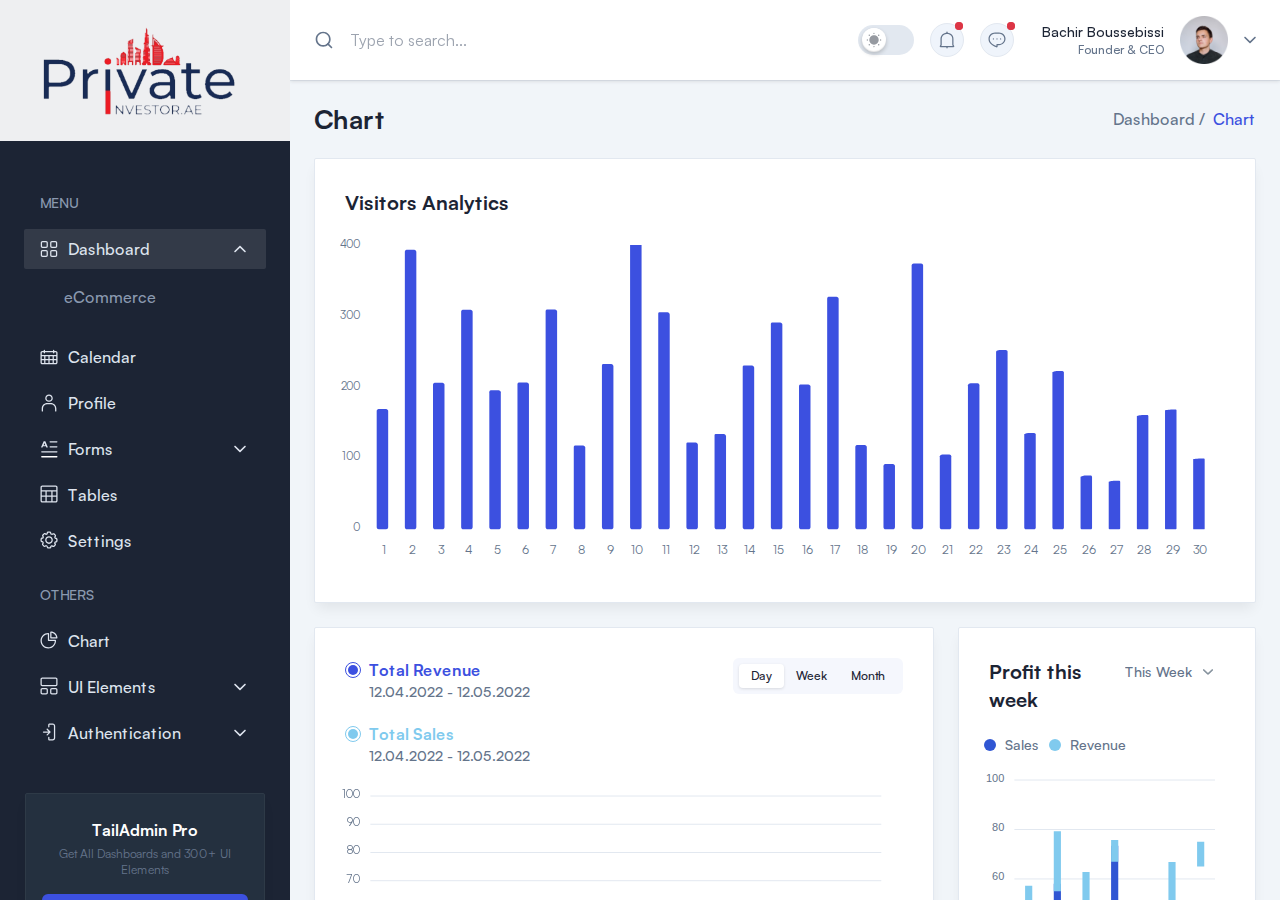
<file: chart.html>
<!DOCTYPE html>
<html lang="en">
  <head>
    <meta charset="UTF-8" />
    <meta http-equiv="X-UA-Compatible" content="IE=edge" />
    <meta name="viewport" content="width=device-width, initial-scale=1.0" />
    <title>Charts | TailAdmin - Tailwind CSS Admin Dashboard Template</title>
  <link rel="icon" href="favicon.ico"><link href="style.css" rel="stylesheet"></head>

  <body
    x-data="{ page: 'Chart', 'loaded': true, 'darkMode': true, 'stickyMenu': false, 'sidebarToggle': false, 'scrollTop': false }"
    x-init="
          darkMode = JSON.parse(localStorage.getItem('darkMode'));
          $watch('darkMode', value => localStorage.setItem('darkMode', JSON.stringify(value)))"
    :class="{'dark text-bodydark bg-boxdark-2': darkMode === true}"
  >
    <!-- ===== Preloader Start ===== -->
    <div
  x-show="loaded"
  x-init="window.addEventListener('DOMContentLoaded', () => {setTimeout(() => loaded = false, 500)})"
  class="fixed left-0 top-0 z-999999 flex h-screen w-screen items-center justify-center bg-white dark:bg-black"
>
  <div
    class="h-16 w-16 animate-spin rounded-full border-4 border-solid border-primary border-t-transparent"
  ></div>
</div>

    <!-- ===== Preloader End ===== -->

    <!-- ===== Page Wrapper Start ===== -->
    <div class="flex h-screen overflow-hidden">
      <!-- ===== Sidebar Start ===== -->
      <aside
  :class="sidebarToggle ? 'translate-x-0' : '-translate-x-full'"
  class="absolute left-0 top-0 z-9999 flex h-screen w-72.5 flex-col overflow-y-hidden bg-black duration-300 ease-linear dark:bg-boxdark lg:static lg:translate-x-0"
  @click.outside="sidebarToggle = false"
>
  <!-- SIDEBAR HEADER -->
  <div class="flex items-center justify-between gap-2 px-6 py-5.5 lg:py-6.5 bg-[#eeeff1]">
    <a href="index.html">
      <img src="src/images/logo/logo.png" alt="Logo" />
    </a>

    <button
      class="block lg:hidden"
      @click.stop="sidebarToggle = !sidebarToggle"
    >
      <svg
        class="fill-current"
        width="20"
        height="18"
        viewBox="0 0 20 18"
        fill="none"
        xmlns="http://www.w3.org/2000/svg"
      >
        <path
          d="M19 8.175H2.98748L9.36248 1.6875C9.69998 1.35 9.69998 0.825 9.36248 0.4875C9.02498 0.15 8.49998 0.15 8.16248 0.4875L0.399976 8.3625C0.0624756 8.7 0.0624756 9.225 0.399976 9.5625L8.16248 17.4375C8.31248 17.5875 8.53748 17.7 8.76248 17.7C8.98748 17.7 9.17498 17.625 9.36248 17.475C9.69998 17.1375 9.69998 16.6125 9.36248 16.275L3.02498 9.8625H19C19.45 9.8625 19.825 9.4875 19.825 9.0375C19.825 8.55 19.45 8.175 19 8.175Z"
          fill=""
        />
      </svg>
    </button>
  </div>
  <!-- SIDEBAR HEADER -->

  <div
    class="no-scrollbar flex flex-col overflow-y-auto duration-300 ease-linear"
  >
    <!-- Sidebar Menu -->
    <nav
      class="mt-5 px-4 py-4 lg:mt-9 lg:px-6"
      x-data="{selected: $persist('Dashboard')}"
    >
      <!-- Menu Group -->
      <div>
        <h3 class="mb-4 ml-4 text-sm font-medium text-bodydark2">MENU</h3>

        <ul class="mb-6 flex flex-col gap-1.5">
          <!-- Menu Item Dashboard -->
          <li>
            <a
              class="group relative flex items-center gap-2.5 rounded-sm px-4 py-2 font-medium text-bodydark1 duration-300 ease-in-out hover:bg-graydark dark:hover:bg-meta-4"
              href="#"
              @click.prevent="selected = (selected === 'Dashboard' ? '':'Dashboard')"
              :class="{ 'bg-graydark dark:bg-meta-4': (selected === 'Dashboard') || (page === 'ecommerce' || page === 'analytics' || page === 'stocks') }"
            >
              <svg
                class="fill-current"
                width="18"
                height="18"
                viewBox="0 0 18 18"
                fill="none"
                xmlns="http://www.w3.org/2000/svg"
              >
                <path
                  d="M6.10322 0.956299H2.53135C1.5751 0.956299 0.787598 1.7438 0.787598 2.70005V6.27192C0.787598 7.22817 1.5751 8.01567 2.53135 8.01567H6.10322C7.05947 8.01567 7.84697 7.22817 7.84697 6.27192V2.72817C7.8751 1.7438 7.0876 0.956299 6.10322 0.956299ZM6.60947 6.30005C6.60947 6.5813 6.38447 6.8063 6.10322 6.8063H2.53135C2.2501 6.8063 2.0251 6.5813 2.0251 6.30005V2.72817C2.0251 2.44692 2.2501 2.22192 2.53135 2.22192H6.10322C6.38447 2.22192 6.60947 2.44692 6.60947 2.72817V6.30005Z"
                  fill=""
                />
                <path
                  d="M15.4689 0.956299H11.8971C10.9408 0.956299 10.1533 1.7438 10.1533 2.70005V6.27192C10.1533 7.22817 10.9408 8.01567 11.8971 8.01567H15.4689C16.4252 8.01567 17.2127 7.22817 17.2127 6.27192V2.72817C17.2127 1.7438 16.4252 0.956299 15.4689 0.956299ZM15.9752 6.30005C15.9752 6.5813 15.7502 6.8063 15.4689 6.8063H11.8971C11.6158 6.8063 11.3908 6.5813 11.3908 6.30005V2.72817C11.3908 2.44692 11.6158 2.22192 11.8971 2.22192H15.4689C15.7502 2.22192 15.9752 2.44692 15.9752 2.72817V6.30005Z"
                  fill=""
                />
                <path
                  d="M6.10322 9.92822H2.53135C1.5751 9.92822 0.787598 10.7157 0.787598 11.672V15.2438C0.787598 16.2001 1.5751 16.9876 2.53135 16.9876H6.10322C7.05947 16.9876 7.84697 16.2001 7.84697 15.2438V11.7001C7.8751 10.7157 7.0876 9.92822 6.10322 9.92822ZM6.60947 15.272C6.60947 15.5532 6.38447 15.7782 6.10322 15.7782H2.53135C2.2501 15.7782 2.0251 15.5532 2.0251 15.272V11.7001C2.0251 11.4188 2.2501 11.1938 2.53135 11.1938H6.10322C6.38447 11.1938 6.60947 11.4188 6.60947 11.7001V15.272Z"
                  fill=""
                />
                <path
                  d="M15.4689 9.92822H11.8971C10.9408 9.92822 10.1533 10.7157 10.1533 11.672V15.2438C10.1533 16.2001 10.9408 16.9876 11.8971 16.9876H15.4689C16.4252 16.9876 17.2127 16.2001 17.2127 15.2438V11.7001C17.2127 10.7157 16.4252 9.92822 15.4689 9.92822ZM15.9752 15.272C15.9752 15.5532 15.7502 15.7782 15.4689 15.7782H11.8971C11.6158 15.7782 11.3908 15.5532 11.3908 15.272V11.7001C11.3908 11.4188 11.6158 11.1938 11.8971 11.1938H15.4689C15.7502 11.1938 15.9752 11.4188 15.9752 11.7001V15.272Z"
                  fill=""
                />
              </svg>

              Dashboard

              <svg
                class="absolute right-4 top-1/2 -translate-y-1/2 fill-current"
                :class="{ 'rotate-180': (selected === 'Dashboard') }"
                width="20"
                height="20"
                viewBox="0 0 20 20"
                fill="none"
                xmlns="http://www.w3.org/2000/svg"
              >
                <path
                  fill-rule="evenodd"
                  clip-rule="evenodd"
                  d="M4.41107 6.9107C4.73651 6.58527 5.26414 6.58527 5.58958 6.9107L10.0003 11.3214L14.4111 6.91071C14.7365 6.58527 15.2641 6.58527 15.5896 6.91071C15.915 7.23614 15.915 7.76378 15.5896 8.08922L10.5896 13.0892C10.2641 13.4147 9.73651 13.4147 9.41107 13.0892L4.41107 8.08922C4.08563 7.76378 4.08563 7.23614 4.41107 6.9107Z"
                  fill=""
                />
              </svg>
            </a>

            <!-- Dropdown Menu Start -->
            <div
              class="translate transform overflow-hidden"
              :class="(selected === 'Dashboard') ? 'block' :'hidden'"
            >
              <ul class="mb-5.5 mt-4 flex flex-col gap-2.5 pl-6">
                <li>
                  <a
                    class="group relative flex items-center gap-2.5 rounded-md px-4 font-medium text-bodydark2 duration-300 ease-in-out hover:text-white"
                    href="index.html"
                    :class="page === 'ecommerce' && '!text-white'"
                    >eCommerce
                  </a>
                </li>
              </ul>
            </div>
            <!-- Dropdown Menu End -->
          </li>
          <!-- Menu Item Dashboard -->

          <!-- Menu Item Calendar -->
          <li>
            <a
              class="group relative flex items-center gap-2.5 rounded-sm px-4 py-2 font-medium text-bodydark1 duration-300 ease-in-out hover:bg-graydark dark:hover:bg-meta-4"
              href="calendar.html"
              @click="selected = (selected === 'Calendar' ? '':'Calendar')"
              :class="{ 'bg-graydark dark:bg-meta-4': (selected === 'Calendar') && (page === 'calendar') }"
            >
              <svg
                class="fill-current"
                width="18"
                height="18"
                viewBox="0 0 18 18"
                fill="none"
                xmlns="http://www.w3.org/2000/svg"
              >
                <path
                  d="M15.7499 2.9812H14.2874V2.36245C14.2874 2.02495 14.0062 1.71558 13.6405 1.71558C13.2749 1.71558 12.9937 1.99683 12.9937 2.36245V2.9812H4.97803V2.36245C4.97803 2.02495 4.69678 1.71558 4.33115 1.71558C3.96553 1.71558 3.68428 1.99683 3.68428 2.36245V2.9812H2.2499C1.29365 2.9812 0.478027 3.7687 0.478027 4.75308V14.5406C0.478027 15.4968 1.26553 16.3125 2.2499 16.3125H15.7499C16.7062 16.3125 17.5218 15.525 17.5218 14.5406V4.72495C17.5218 3.7687 16.7062 2.9812 15.7499 2.9812ZM1.77178 8.21245H4.1624V10.9968H1.77178V8.21245ZM5.42803 8.21245H8.38115V10.9968H5.42803V8.21245ZM8.38115 12.2625V15.0187H5.42803V12.2625H8.38115ZM9.64678 12.2625H12.5999V15.0187H9.64678V12.2625ZM9.64678 10.9968V8.21245H12.5999V10.9968H9.64678ZM13.8374 8.21245H16.228V10.9968H13.8374V8.21245ZM2.2499 4.24683H3.7124V4.83745C3.7124 5.17495 3.99365 5.48433 4.35928 5.48433C4.7249 5.48433 5.00615 5.20308 5.00615 4.83745V4.24683H13.0499V4.83745C13.0499 5.17495 13.3312 5.48433 13.6968 5.48433C14.0624 5.48433 14.3437 5.20308 14.3437 4.83745V4.24683H15.7499C16.0312 4.24683 16.2562 4.47183 16.2562 4.75308V6.94683H1.77178V4.75308C1.77178 4.47183 1.96865 4.24683 2.2499 4.24683ZM1.77178 14.5125V12.2343H4.1624V14.9906H2.2499C1.96865 15.0187 1.77178 14.7937 1.77178 14.5125ZM15.7499 15.0187H13.8374V12.2625H16.228V14.5406C16.2562 14.7937 16.0312 15.0187 15.7499 15.0187Z"
                  fill=""
                />
              </svg>

              Calendar
            </a>
          </li>
          <!-- Menu Item Calendar -->

          <!-- Menu Item Profile -->
          <li>
            <a
              class="group relative flex items-center gap-2.5 rounded-sm px-4 py-2 font-medium text-bodydark1 duration-300 ease-in-out hover:bg-graydark dark:hover:bg-meta-4"
              href="profile.html"
              @click="selected = (selected === 'Profile' ? '':'Profile')"
              :class="{ 'bg-graydark dark:bg-meta-4': (selected === 'Profile') && (page === 'profile') }"
              :class="page === 'profile' && 'bg-graydark'"
            >
              <svg
                class="fill-current"
                width="18"
                height="18"
                viewBox="0 0 18 18"
                fill="none"
                xmlns="http://www.w3.org/2000/svg"
              >
                <path
                  d="M9.0002 7.79065C11.0814 7.79065 12.7689 6.1594 12.7689 4.1344C12.7689 2.1094 11.0814 0.478149 9.0002 0.478149C6.91895 0.478149 5.23145 2.1094 5.23145 4.1344C5.23145 6.1594 6.91895 7.79065 9.0002 7.79065ZM9.0002 1.7719C10.3783 1.7719 11.5033 2.84065 11.5033 4.16252C11.5033 5.4844 10.3783 6.55315 9.0002 6.55315C7.62207 6.55315 6.49707 5.4844 6.49707 4.16252C6.49707 2.84065 7.62207 1.7719 9.0002 1.7719Z"
                  fill=""
                />
                <path
                  d="M10.8283 9.05627H7.17207C4.16269 9.05627 1.71582 11.5313 1.71582 14.5406V16.875C1.71582 17.2125 1.99707 17.5219 2.3627 17.5219C2.72832 17.5219 3.00957 17.2407 3.00957 16.875V14.5406C3.00957 12.2344 4.89394 10.3219 7.22832 10.3219H10.8564C13.1627 10.3219 15.0752 12.2063 15.0752 14.5406V16.875C15.0752 17.2125 15.3564 17.5219 15.7221 17.5219C16.0877 17.5219 16.3689 17.2407 16.3689 16.875V14.5406C16.2846 11.5313 13.8377 9.05627 10.8283 9.05627Z"
                  fill=""
                />
              </svg>

              Profile
            </a>
          </li>
          <!-- Menu Item Profile -->

          <!-- Menu Item Forms -->
          <li>
            <a
              class="group relative flex items-center gap-2.5 rounded-sm px-4 py-2 font-medium text-bodydark1 duration-300 ease-in-out hover:bg-graydark dark:hover:bg-meta-4"
              href="#"
              @click.prevent="selected = (selected === 'Forms' ? '':'Forms')"
              :class="{ 'bg-graydark dark:bg-meta-4': (selected === 'Forms') || (page === 'formElements' || page === 'formLayout') }"
            >
              <svg
                class="fill-current"
                width="18"
                height="18"
                viewBox="0 0 18 18"
                fill="none"
                xmlns="http://www.w3.org/2000/svg"
              >
                <path
                  d="M1.43425 7.5093H2.278C2.44675 7.5093 2.55925 7.3968 2.58737 7.31243L2.98112 6.32805H5.90612L6.27175 7.31243C6.328 7.48118 6.46862 7.5093 6.58112 7.5093H7.453C7.76237 7.48118 7.87487 7.25618 7.76237 7.03118L5.428 1.4343C5.37175 1.26555 5.3155 1.23743 5.14675 1.23743H3.88112C3.76862 1.23743 3.59987 1.29368 3.57175 1.4343L1.153 7.08743C1.0405 7.2843 1.20925 7.5093 1.43425 7.5093ZM4.47175 2.98118L5.3155 5.17493H3.59987L4.47175 2.98118Z"
                  fill=""
                />
                <path
                  d="M10.1249 2.5031H16.8749C17.2124 2.5031 17.5218 2.22185 17.5218 1.85623C17.5218 1.4906 17.2405 1.20935 16.8749 1.20935H10.1249C9.7874 1.20935 9.47803 1.4906 9.47803 1.85623C9.47803 2.22185 9.75928 2.5031 10.1249 2.5031Z"
                  fill=""
                />
                <path
                  d="M16.8749 6.21558H10.1249C9.7874 6.21558 9.47803 6.49683 9.47803 6.86245C9.47803 7.22808 9.75928 7.50933 10.1249 7.50933H16.8749C17.2124 7.50933 17.5218 7.22808 17.5218 6.86245C17.5218 6.49683 17.2124 6.21558 16.8749 6.21558Z"
                  fill=""
                />
                <path
                  d="M16.875 11.1656H1.77187C1.43438 11.1656 1.125 11.4469 1.125 11.8125C1.125 12.1781 1.40625 12.4594 1.77187 12.4594H16.875C17.2125 12.4594 17.5219 12.1781 17.5219 11.8125C17.5219 11.4469 17.2125 11.1656 16.875 11.1656Z"
                  fill=""
                />
                <path
                  d="M16.875 16.1156H1.77187C1.43438 16.1156 1.125 16.3969 1.125 16.7625C1.125 17.1281 1.40625 17.4094 1.77187 17.4094H16.875C17.2125 17.4094 17.5219 17.1281 17.5219 16.7625C17.5219 16.3969 17.2125 16.1156 16.875 16.1156Z"
                  fill="white"
                />
              </svg>

              Forms

              <svg
                class="absolute right-4 top-1/2 -translate-y-1/2 fill-current"
                :class="{ 'rotate-180': (selected === 'Forms') }"
                width="20"
                height="20"
                viewBox="0 0 20 20"
                fill="none"
                xmlns="http://www.w3.org/2000/svg"
              >
                <path
                  fill-rule="evenodd"
                  clip-rule="evenodd"
                  d="M4.41107 6.9107C4.73651 6.58527 5.26414 6.58527 5.58958 6.9107L10.0003 11.3214L14.4111 6.91071C14.7365 6.58527 15.2641 6.58527 15.5896 6.91071C15.915 7.23614 15.915 7.76378 15.5896 8.08922L10.5896 13.0892C10.2641 13.4147 9.73651 13.4147 9.41107 13.0892L4.41107 8.08922C4.08563 7.76378 4.08563 7.23614 4.41107 6.9107Z"
                  fill=""
                />
              </svg>
            </a>

            <!-- Dropdown Menu Start -->
            <div
              class="translate transform overflow-hidden"
              :class="(selected === 'Forms') ? 'block' :'hidden'"
            >
              <ul class="mb-5.5 mt-4 flex flex-col gap-2.5 pl-6">
                <li>
                  <a
                    class="group relative flex items-center gap-2.5 rounded-md px-4 font-medium text-bodydark2 duration-300 ease-in-out hover:text-white"
                    href="form-elements.html"
                    :class="page === 'formElements' && '!text-white'"
                    >Form Elements</a
                  >
                </li>
                <li>
                  <a
                    class="group relative flex items-center gap-2.5 rounded-md px-4 font-medium text-bodydark2 duration-300 ease-in-out hover:text-white"
                    href="form-layout.html"
                    :class="page === 'formLayout' && '!text-white'"
                    >Form Layout</a
                  >
                </li>
              </ul>
            </div>
            <!-- Dropdown Menu End -->
          </li>
          <!-- Menu Item Forms -->

          <!-- Menu Item Tables -->
          <li>
            <a
              class="group relative flex items-center gap-2.5 rounded-sm py-2 px-4 font-medium text-bodydark1 duration-300 ease-in-out hover:bg-graydark dark:hover:bg-meta-4"
              href="tables.html"
              @click="selected = (selected === 'Tables' ? '':'Tables')"
              :class="{ 'bg-graydark dark:bg-meta-4': (selected === 'Tables') && (page === 'tables') }"
            >
              <svg
                class="fill-current"
                width="18"
                height="19"
                viewBox="0 0 18 19"
                fill="none"
                xmlns="http://www.w3.org/2000/svg"
              >
                <g clip-path="url(#clip0_130_9756)">
                  <path
                    d="M15.7501 0.55835H2.2501C1.29385 0.55835 0.506348 1.34585 0.506348 2.3021V15.8021C0.506348 16.7584 1.29385 17.574 2.27822 17.574H15.7782C16.7345 17.574 17.5501 16.7865 17.5501 15.8021V2.3021C17.522 1.34585 16.7063 0.55835 15.7501 0.55835ZM6.69385 10.599V6.4646H11.3063V10.5709H6.69385V10.599ZM11.3063 11.8646V16.3083H6.69385V11.8646H11.3063ZM1.77197 6.4646H5.45635V10.5709H1.77197V6.4646ZM12.572 6.4646H16.2563V10.5709H12.572V6.4646ZM2.2501 1.82397H15.7501C16.0313 1.82397 16.2563 2.04897 16.2563 2.33022V5.2271H1.77197V2.3021C1.77197 2.02085 1.96885 1.82397 2.2501 1.82397ZM1.77197 15.8021V11.8646H5.45635V16.3083H2.2501C1.96885 16.3083 1.77197 16.0834 1.77197 15.8021ZM15.7501 16.3083H12.572V11.8646H16.2563V15.8021C16.2563 16.0834 16.0313 16.3083 15.7501 16.3083Z"
                    fill=""
                  />
                </g>
                <defs>
                  <clipPath id="clip0_130_9756">
                    <rect
                      width="18"
                      height="18"
                      fill="white"
                      transform="translate(0 0.052124)"
                    />
                  </clipPath>
                </defs>
              </svg>

              Tables
            </a>
          </li>
          <!-- Menu Item Tables -->

          <!-- Menu Item Settings -->
          <li>
            <a
              class="group relative flex items-center gap-2.5 rounded-sm py-2 px-4 font-medium text-bodydark1 duration-300 ease-in-out hover:bg-graydark dark:hover:bg-meta-4"
              href="settings.html"
              @click="selected = (selected === 'Settings' ? '':'Settings')"
              :class="{ 'bg-graydark dark:bg-meta-4': (selected === 'Settings') && (page === 'settings') }"
              :class="page === 'settings' && 'bg-graydark'"
            >
              <svg
                class="fill-current"
                width="18"
                height="19"
                viewBox="0 0 18 19"
                fill="none"
                xmlns="http://www.w3.org/2000/svg"
              >
                <g clip-path="url(#clip0_130_9763)">
                  <path
                    d="M17.0721 7.30835C16.7909 6.99897 16.3971 6.83022 15.9752 6.83022H15.8909C15.7502 6.83022 15.6377 6.74585 15.6096 6.63335C15.5815 6.52085 15.5252 6.43647 15.4971 6.32397C15.4409 6.21147 15.4971 6.09897 15.5815 6.0146L15.6377 5.95835C15.9471 5.6771 16.1159 5.28335 16.1159 4.86147C16.1159 4.4396 15.9752 4.04585 15.6659 3.73647L14.569 2.61147C13.9784 1.99272 12.9659 1.9646 12.3471 2.58335L12.2627 2.6396C12.1784 2.72397 12.0377 2.7521 11.8971 2.69585C11.7846 2.6396 11.6721 2.58335 11.5315 2.55522C11.3909 2.49897 11.3065 2.38647 11.3065 2.27397V2.13335C11.3065 1.26147 10.6034 0.55835 9.73148 0.55835H8.15648C7.7346 0.55835 7.34085 0.7271 7.0596 1.00835C6.75023 1.31772 6.6096 1.71147 6.6096 2.10522V2.21772C6.6096 2.33022 6.52523 2.44272 6.41273 2.49897C6.35648 2.5271 6.32835 2.5271 6.2721 2.55522C6.1596 2.61147 6.01898 2.58335 5.9346 2.49897L5.87835 2.4146C5.5971 2.10522 5.20335 1.93647 4.78148 1.93647C4.3596 1.93647 3.96585 2.0771 3.65648 2.38647L2.53148 3.48335C1.91273 4.07397 1.8846 5.08647 2.50335 5.70522L2.5596 5.7896C2.64398 5.87397 2.6721 6.0146 2.61585 6.09897C2.5596 6.21147 2.53148 6.29585 2.47523 6.40835C2.41898 6.52085 2.3346 6.5771 2.19398 6.5771H2.1096C1.68773 6.5771 1.29398 6.71772 0.984604 7.0271C0.675229 7.30835 0.506479 7.7021 0.506479 8.12397L0.478354 9.69897C0.450229 10.5708 1.15335 11.274 2.02523 11.3021H2.1096C2.25023 11.3021 2.36273 11.3865 2.39085 11.499C2.4471 11.5833 2.50335 11.6677 2.53148 11.7802C2.5596 11.8927 2.53148 12.0052 2.4471 12.0896L2.39085 12.1458C2.08148 12.4271 1.91273 12.8208 1.91273 13.2427C1.91273 13.6646 2.05335 14.0583 2.36273 14.3677L3.4596 15.4927C4.05023 16.1115 5.06273 16.1396 5.68148 15.5208L5.76585 15.4646C5.85023 15.3802 5.99085 15.3521 6.13148 15.4083C6.24398 15.4646 6.35648 15.5208 6.4971 15.549C6.63773 15.6052 6.7221 15.7177 6.7221 15.8302V15.9427C6.7221 16.8146 7.42523 17.5177 8.2971 17.5177H9.8721C10.744 17.5177 11.4471 16.8146 11.4471 15.9427V15.8302C11.4471 15.7177 11.5315 15.6052 11.644 15.549C11.7002 15.5208 11.7284 15.5208 11.7846 15.4927C11.9252 15.4365 12.0377 15.4646 12.1221 15.549L12.1784 15.6333C12.4596 15.9427 12.8534 16.1115 13.2752 16.1115C13.6971 16.1115 14.0909 15.9708 14.4002 15.6615L15.5252 14.5646C16.144 13.974 16.1721 12.9615 15.5534 12.3427L15.4971 12.2583C15.4127 12.174 15.3846 12.0333 15.4409 11.949C15.4971 11.8365 15.5252 11.7521 15.5815 11.6396C15.6377 11.5271 15.7502 11.4708 15.8627 11.4708H15.9471H15.9752C16.819 11.4708 17.5221 10.7958 17.5502 9.92397L17.5784 8.34897C17.5221 8.01147 17.3534 7.5896 17.0721 7.30835ZM16.2284 9.9521C16.2284 10.1208 16.0877 10.2615 15.919 10.2615H15.8346H15.8065C15.1596 10.2615 14.569 10.6552 14.344 11.2177C14.3159 11.3021 14.2596 11.3865 14.2315 11.4708C13.9784 12.0333 14.0909 12.7365 14.5409 13.1865L14.5971 13.2708C14.7096 13.3833 14.7096 13.5802 14.5971 13.6927L13.4721 14.7896C13.3877 14.874 13.3034 14.874 13.2471 14.874C13.1909 14.874 13.1065 14.874 13.0221 14.7896L12.9659 14.7052C12.5159 14.2271 11.8409 14.0865 11.2221 14.3677L11.1096 14.424C10.4909 14.6771 10.0971 15.2396 10.0971 15.8865V15.999C10.0971 16.1677 9.95648 16.3083 9.78773 16.3083H8.21273C8.04398 16.3083 7.90335 16.1677 7.90335 15.999V15.8865C7.90335 15.2396 7.5096 14.649 6.89085 14.424C6.80648 14.3958 6.69398 14.3396 6.6096 14.3115C6.3846 14.199 6.1596 14.1708 5.9346 14.1708C5.54085 14.1708 5.1471 14.3115 4.83773 14.6208L4.78148 14.649C4.66898 14.7615 4.4721 14.7615 4.3596 14.649L3.26273 13.524C3.17835 13.4396 3.17835 13.3552 3.17835 13.299C3.17835 13.2427 3.17835 13.1583 3.26273 13.074L3.31898 13.0177C3.7971 12.5677 3.93773 11.8646 3.6846 11.3021C3.65648 11.2177 3.62835 11.1333 3.5721 11.049C3.3471 10.4583 2.7846 10.0365 2.13773 10.0365H2.05335C1.8846 10.0365 1.74398 9.89585 1.74398 9.7271L1.7721 8.1521C1.7721 8.0396 1.82835 7.98335 1.85648 7.9271C1.8846 7.89897 1.96898 7.84272 2.08148 7.84272H2.16585C2.81273 7.87085 3.40335 7.4771 3.65648 6.88647C3.6846 6.8021 3.74085 6.71772 3.76898 6.63335C4.0221 6.07085 3.9096 5.36772 3.4596 4.91772L3.40335 4.83335C3.29085 4.72085 3.29085 4.52397 3.40335 4.41147L4.52835 3.3146C4.61273 3.23022 4.6971 3.23022 4.75335 3.23022C4.8096 3.23022 4.89398 3.23022 4.97835 3.3146L5.0346 3.39897C5.4846 3.8771 6.1596 4.01772 6.77835 3.7646L6.89085 3.70835C7.5096 3.45522 7.90335 2.89272 7.90335 2.24585V2.13335C7.90335 2.02085 7.9596 1.9646 7.98773 1.90835C8.01585 1.8521 8.10023 1.82397 8.21273 1.82397H9.78773C9.95648 1.82397 10.0971 1.9646 10.0971 2.13335V2.24585C10.0971 2.89272 10.4909 3.48335 11.1096 3.70835C11.194 3.73647 11.3065 3.79272 11.3909 3.82085C11.9815 4.1021 12.6846 3.9896 13.1627 3.5396L13.2471 3.48335C13.3596 3.37085 13.5565 3.37085 13.669 3.48335L14.7659 4.60835C14.8502 4.69272 14.8502 4.7771 14.8502 4.83335C14.8502 4.8896 14.8221 4.97397 14.7659 5.05835L14.7096 5.1146C14.2034 5.53647 14.0627 6.2396 14.2877 6.8021C14.3159 6.88647 14.344 6.97085 14.4002 7.05522C14.6252 7.64585 15.1877 8.06772 15.8346 8.06772H15.919C16.0315 8.06772 16.0877 8.12397 16.144 8.1521C16.2002 8.18022 16.2284 8.2646 16.2284 8.3771V9.9521Z"
                    fill=""
                  />
                  <path
                    d="M9.00029 5.22705C6.89092 5.22705 5.17529 6.94268 5.17529 9.05205C5.17529 11.1614 6.89092 12.8771 9.00029 12.8771C11.1097 12.8771 12.8253 11.1614 12.8253 9.05205C12.8253 6.94268 11.1097 5.22705 9.00029 5.22705ZM9.00029 11.6114C7.59404 11.6114 6.44092 10.4583 6.44092 9.05205C6.44092 7.6458 7.59404 6.49268 9.00029 6.49268C10.4065 6.49268 11.5597 7.6458 11.5597 9.05205C11.5597 10.4583 10.4065 11.6114 9.00029 11.6114Z"
                    fill=""
                  />
                </g>
                <defs>
                  <clipPath id="clip0_130_9763">
                    <rect
                      width="18"
                      height="18"
                      fill="white"
                      transform="translate(0 0.052124)"
                    />
                  </clipPath>
                </defs>
              </svg>

              Settings
            </a>
          </li>
          <!-- Menu Item Settings -->
        </ul>
      </div>

      <!-- Others Group -->
      <div>
        <h3 class="mb-4 ml-4 text-sm font-medium text-bodydark2">OTHERS</h3>

        <ul class="mb-6 flex flex-col gap-1.5">
          <!-- Menu Item Chart -->
          <li>
            <a
              class="group relative flex items-center gap-2.5 rounded-sm py-2 px-4 font-medium text-bodydark1 duration-300 ease-in-out hover:bg-graydark dark:hover:bg-meta-4"
              href="chart.html"
              @click="selected = (selected === 'Chart' ? '':'Chart')"
              :class="{ 'bg-graydark dark:bg-meta-4': (selected === 'Chart') && (page === 'Chart') }"
            >
              <svg
                class="fill-current"
                width="18"
                height="19"
                viewBox="0 0 18 19"
                fill="none"
                xmlns="http://www.w3.org/2000/svg"
              >
                <g clip-path="url(#clip0_130_9801)">
                  <path
                    d="M10.8563 0.55835C10.5188 0.55835 10.2095 0.8396 10.2095 1.20522V6.83022C10.2095 7.16773 10.4907 7.4771 10.8563 7.4771H16.8751C17.0438 7.4771 17.2126 7.39272 17.3251 7.28022C17.4376 7.1396 17.4938 6.97085 17.4938 6.8021C17.2688 3.28647 14.3438 0.55835 10.8563 0.55835ZM11.4751 6.15522V1.8521C13.8095 2.13335 15.6938 3.8771 16.1438 6.18335H11.4751V6.15522Z"
                    fill=""
                  />
                  <path
                    d="M15.3845 8.7427H9.1126V2.69582C9.1126 2.35832 8.83135 2.07707 8.49385 2.07707C8.40947 2.07707 8.3251 2.07707 8.24072 2.07707C3.96572 2.04895 0.506348 5.53645 0.506348 9.81145C0.506348 14.0864 3.99385 17.5739 8.26885 17.5739C12.5438 17.5739 16.0313 14.0864 16.0313 9.81145C16.0313 9.6427 16.0313 9.47395 16.0032 9.33332C16.0032 8.99582 15.722 8.7427 15.3845 8.7427ZM8.26885 16.3083C4.66885 16.3083 1.77197 13.4114 1.77197 9.81145C1.77197 6.3802 4.47197 3.53957 7.8751 3.3427V9.36145C7.8751 9.69895 8.15635 10.0083 8.52197 10.0083H14.7938C14.6813 13.4958 11.7845 16.3083 8.26885 16.3083Z"
                    fill=""
                  />
                </g>
                <defs>
                  <clipPath id="clip0_130_9801">
                    <rect
                      width="18"
                      height="18"
                      fill="white"
                      transform="translate(0 0.052124)"
                    />
                  </clipPath>
                </defs>
              </svg>

              Chart
            </a>
          </li>
          <!-- Menu Item Chart -->

          <!-- Menu Item Ui Elements -->
          <li>
            <a
              class="group relative flex items-center gap-2.5 rounded-sm px-4 py-2 font-medium text-bodydark1 duration-300 ease-in-out hover:bg-graydark dark:hover:bg-meta-4"
              href="#"
              @click.prevent="selected = (selected === 'UiElements' ? '':'UiElements')"
              :class="{ 'bg-graydark dark:bg-meta-4': (selected === 'UiElements') || (page === 'alerts' || page === 'buttons') }"
            >
              <svg
                class="fill-current"
                width="18"
                height="19"
                viewBox="0 0 18 19"
                fill="none"
                xmlns="http://www.w3.org/2000/svg"
              >
                <g clip-path="url(#clip0_130_9807)">
                  <path
                    d="M15.7501 0.55835H2.2501C1.29385 0.55835 0.506348 1.34585 0.506348 2.3021V7.53335C0.506348 8.4896 1.29385 9.2771 2.2501 9.2771H15.7501C16.7063 9.2771 17.4938 8.4896 17.4938 7.53335V2.3021C17.4938 1.34585 16.7063 0.55835 15.7501 0.55835ZM16.2563 7.53335C16.2563 7.8146 16.0313 8.0396 15.7501 8.0396H2.2501C1.96885 8.0396 1.74385 7.8146 1.74385 7.53335V2.3021C1.74385 2.02085 1.96885 1.79585 2.2501 1.79585H15.7501C16.0313 1.79585 16.2563 2.02085 16.2563 2.3021V7.53335Z"
                    fill=""
                  />
                  <path
                    d="M6.13135 10.9646H2.2501C1.29385 10.9646 0.506348 11.7521 0.506348 12.7083V15.8021C0.506348 16.7583 1.29385 17.5458 2.2501 17.5458H6.13135C7.0876 17.5458 7.8751 16.7583 7.8751 15.8021V12.7083C7.90322 11.7521 7.11572 10.9646 6.13135 10.9646ZM6.6376 15.8021C6.6376 16.0833 6.4126 16.3083 6.13135 16.3083H2.2501C1.96885 16.3083 1.74385 16.0833 1.74385 15.8021V12.7083C1.74385 12.4271 1.96885 12.2021 2.2501 12.2021H6.13135C6.4126 12.2021 6.6376 12.4271 6.6376 12.7083V15.8021Z"
                    fill=""
                  />
                  <path
                    d="M15.75 10.9646H11.8688C10.9125 10.9646 10.125 11.7521 10.125 12.7083V15.8021C10.125 16.7583 10.9125 17.5458 11.8688 17.5458H15.75C16.7063 17.5458 17.4938 16.7583 17.4938 15.8021V12.7083C17.4938 11.7521 16.7063 10.9646 15.75 10.9646ZM16.2562 15.8021C16.2562 16.0833 16.0312 16.3083 15.75 16.3083H11.8688C11.5875 16.3083 11.3625 16.0833 11.3625 15.8021V12.7083C11.3625 12.4271 11.5875 12.2021 11.8688 12.2021H15.75C16.0312 12.2021 16.2562 12.4271 16.2562 12.7083V15.8021Z"
                    fill=""
                  />
                </g>
                <defs>
                  <clipPath id="clip0_130_9807">
                    <rect
                      width="18"
                      height="18"
                      fill="white"
                      transform="translate(0 0.052124)"
                    />
                  </clipPath>
                </defs>
              </svg>

              UI Elements

              <svg
                class="absolute right-4 top-1/2 -translate-y-1/2 fill-current"
                :class="{ 'rotate-180': (selected === 'UiElements') }"
                width="20"
                height="20"
                viewBox="0 0 20 20"
                fill="none"
                xmlns="http://www.w3.org/2000/svg"
              >
                <path
                  fill-rule="evenodd"
                  clip-rule="evenodd"
                  d="M4.41107 6.9107C4.73651 6.58527 5.26414 6.58527 5.58958 6.9107L10.0003 11.3214L14.4111 6.91071C14.7365 6.58527 15.2641 6.58527 15.5896 6.91071C15.915 7.23614 15.915 7.76378 15.5896 8.08922L10.5896 13.0892C10.2641 13.4147 9.73651 13.4147 9.41107 13.0892L4.41107 8.08922C4.08563 7.76378 4.08563 7.23614 4.41107 6.9107Z"
                  fill=""
                />
              </svg>
            </a>

            <!-- Dropdown Menu Start -->
            <div
              class="translate transform overflow-hidden"
              :class="(selected === 'UiElements') ? 'block' :'hidden'"
            >
              <ul class="mb-3 mt-4 flex flex-col gap-2 pl-6">
                <li>
                  <a
                    class="group relative flex items-center gap-2.5 rounded-md px-4 font-medium text-bodydark2 duration-300 ease-in-out hover:text-white"
                    href="alerts.html"
                    :class="page === 'alerts' && '!text-white'"
                    >Alerts</a
                  >
                </li>

                <li>
                  <a
                    class="group relative flex items-center gap-2.5 rounded-md px-4 font-medium text-bodydark2 duration-300 ease-in-out hover:text-white"
                    href="buttons.html"
                    :class="page === 'buttons' && '!text-white'"
                    >Buttons</a
                  >
                </li>
              </ul>
            </div>
            <!-- Dropdown Menu End -->
          </li>
          <!-- Menu Item Ui Elements -->

          <!-- Menu Item Auth Pages -->
          <li>
            <a
              class="group relative flex items-center gap-2.5 rounded-sm px-4 py-2 font-medium text-bodydark1 duration-300 ease-in-out hover:bg-graydark dark:hover:bg-meta-4"
              href="#"
              @click.prevent="selected = (selected === 'AuthPages' ? '':'AuthPages')"
              :class="{ 'bg-graydark dark:bg-meta-4': (selected === 'AuthPages') || (page === 'register' || page === 'login') }"
            >
              <svg
                class="fill-current"
                width="18"
                height="19"
                viewBox="0 0 18 19"
                fill="none"
                xmlns="http://www.w3.org/2000/svg"
              >
                <g clip-path="url(#clip0_130_9814)">
                  <path
                    d="M12.7127 0.55835H9.53457C8.80332 0.55835 8.18457 1.1771 8.18457 1.90835V3.84897C8.18457 4.18647 8.46582 4.46772 8.80332 4.46772C9.14082 4.46772 9.45019 4.18647 9.45019 3.84897V1.88022C9.45019 1.82397 9.47832 1.79585 9.53457 1.79585H12.7127C13.3877 1.79585 13.9221 2.33022 13.9221 3.00522V15.0709C13.9221 15.7459 13.3877 16.2802 12.7127 16.2802H9.53457C9.47832 16.2802 9.45019 16.2521 9.45019 16.1959V14.2552C9.45019 13.9177 9.16894 13.6365 8.80332 13.6365C8.43769 13.6365 8.18457 13.9177 8.18457 14.2552V16.1959C8.18457 16.9271 8.80332 17.5459 9.53457 17.5459H12.7127C14.0908 17.5459 15.1877 16.4209 15.1877 15.0709V3.03335C15.1877 1.65522 14.0627 0.55835 12.7127 0.55835Z"
                    fill=""
                  />
                  <path
                    d="M10.4346 8.60205L7.62207 5.7333C7.36895 5.48018 6.97519 5.48018 6.72207 5.7333C6.46895 5.98643 6.46895 6.38018 6.72207 6.6333L8.46582 8.40518H3.45957C3.12207 8.40518 2.84082 8.68643 2.84082 9.02393C2.84082 9.36143 3.12207 9.64268 3.45957 9.64268H8.49395L6.72207 11.4427C6.46895 11.6958 6.46895 12.0896 6.72207 12.3427C6.83457 12.4552 7.00332 12.5114 7.17207 12.5114C7.34082 12.5114 7.50957 12.4552 7.62207 12.3145L10.4346 9.4458C10.6877 9.24893 10.6877 8.85518 10.4346 8.60205Z"
                    fill=""
                  />
                </g>
                <defs>
                  <clipPath id="clip0_130_9814">
                    <rect
                      width="18"
                      height="18"
                      fill="white"
                      transform="translate(0 0.052124)"
                    />
                  </clipPath>
                </defs>
              </svg>

              Authentication

              <svg
                class="absolute right-4 top-1/2 -translate-y-1/2 fill-current"
                :class="{ 'rotate-180': (selected === 'AuthPages') }"
                width="20"
                height="20"
                viewBox="0 0 20 20"
                fill="none"
                xmlns="http://www.w3.org/2000/svg"
              >
                <path
                  fill-rule="evenodd"
                  clip-rule="evenodd"
                  d="M4.41107 6.9107C4.73651 6.58527 5.26414 6.58527 5.58958 6.9107L10.0003 11.3214L14.4111 6.91071C14.7365 6.58527 15.2641 6.58527 15.5896 6.91071C15.915 7.23614 15.915 7.76378 15.5896 8.08922L10.5896 13.0892C10.2641 13.4147 9.73651 13.4147 9.41107 13.0892L4.41107 8.08922C4.08563 7.76378 4.08563 7.23614 4.41107 6.9107Z"
                  fill=""
                />
              </svg>
            </a>

            <!-- Dropdown Menu Start -->
            <div
              class="translate transform overflow-hidden"
              :class="(selected === 'AuthPages') ? 'block' :'hidden'"
            >
              <ul class="mb-3 mt-4 flex flex-col gap-2 pl-6">
                <li>
                  <a
                    class="group relative flex items-center gap-2.5 rounded-md px-4 font-medium text-bodydark2 duration-300 ease-in-out hover:text-white"
                    href="signin.html"
                    :class="page === 'signin' && '!text-white'"
                    >Sign In</a
                  >
                </li>
                <li>
                  <a
                    class="group relative flex items-center gap-2.5 rounded-md px-4 font-medium text-bodydark2 duration-300 ease-in-out hover:text-white"
                    href="signup.html"
                    :class="page === 'signup' && '!text-white'"
                    >Sign Up</a
                  >
                </li>
              </ul>
            </div>
            <!-- Dropdown Menu End -->
          </li>
          <!-- Menu Item Auth Pages -->
        </ul>
      </div>
    </nav>
    <!-- Sidebar Menu -->

    <!-- Promo Box -->
    <div
      class="mx-auto mb-10 w-full max-w-60 rounded-sm border border-strokedark bg-boxdark px-4 py-6 text-center shadow-default"
    >
      <h3 class="mb-1 font-semibold text-white">TailAdmin Pro</h3>
      <p class="mb-4 text-xs">Get All Dashboards and 300+ UI Elements</p>
      <a
        href="https://tailadmin.com/pricing"
        target="_blank"
        rel="nofollow"
        class="flex items-center justify-center rounded-md bg-primary p-2 text-white hover:bg-opacity-95"
      >
        Purchase Now
      </a>
    </div>
    <!-- Promo Box -->
  </div>
</aside>

      <!-- ===== Sidebar End ===== -->

      <!-- ===== Content Area Start ===== -->
      <div
        class="relative flex flex-1 flex-col overflow-y-auto overflow-x-hidden"
      >
        <!-- ===== Header Start ===== -->
        <header
  class="sticky top-0 z-999 flex w-full bg-white drop-shadow-1 dark:bg-boxdark dark:drop-shadow-none"
>
  <div
    class="flex flex-grow items-center justify-between px-4 py-4 shadow-2 md:px-6 2xl:px-11"
  >
    <div class="flex items-center gap-2 sm:gap-4 lg:hidden">
      <!-- Hamburger Toggle BTN -->
      <button
        class="z-99999 block rounded-sm border border-stroke bg-white p-1.5 shadow-sm dark:border-strokedark dark:bg-boxdark lg:hidden"
        @click.stop="sidebarToggle = !sidebarToggle"
      >
        <span class="relative block h-5.5 w-5.5 cursor-pointer">
          <span class="du-block absolute right-0 h-full w-full">
            <span
              class="relative left-0 top-0 my-1 block h-0.5 w-0 rounded-sm bg-black delay-[0] duration-200 ease-in-out dark:bg-white"
              :class="{ '!w-full delay-300': !sidebarToggle }"
            ></span>
            <span
              class="relative left-0 top-0 my-1 block h-0.5 w-0 rounded-sm bg-black delay-150 duration-200 ease-in-out dark:bg-white"
              :class="{ '!w-full delay-400': !sidebarToggle }"
            ></span>
            <span
              class="relative left-0 top-0 my-1 block h-0.5 w-0 rounded-sm bg-black delay-200 duration-200 ease-in-out dark:bg-white"
              :class="{ '!w-full delay-500': !sidebarToggle }"
            ></span>
          </span>
          <span class="du-block absolute right-0 h-full w-full rotate-45">
            <span
              class="absolute left-2.5 top-0 block h-full w-0.5 rounded-sm bg-black delay-300 duration-200 ease-in-out dark:bg-white"
              :class="{ '!h-0 delay-[0]': !sidebarToggle }"
            ></span>
            <span
              class="delay-400 absolute left-0 top-2.5 block h-0.5 w-full rounded-sm bg-black duration-200 ease-in-out dark:bg-white"
              :class="{ '!h-0 dealy-200': !sidebarToggle }"
            ></span>
          </span>
        </span>
      </button>
      <!-- Hamburger Toggle BTN -->
      <a class="block flex-shrink-0 lg:hidden" href="index.html">
        <img src="src/images/logo/logo.png" alt="Logo" />
      </a>
    </div>
    <div class="hidden sm:block">
      <form action="https://formbold.com/s/unique_form_id" method="POST">
        <div class="relative">
          <button class="absolute left-0 top-1/2 -translate-y-1/2">
            <svg
              class="fill-body hover:fill-primary dark:fill-bodydark dark:hover:fill-primary"
              width="20"
              height="20"
              viewBox="0 0 20 20"
              fill="none"
              xmlns="http://www.w3.org/2000/svg"
            >
              <path
                fill-rule="evenodd"
                clip-rule="evenodd"
                d="M9.16666 3.33332C5.945 3.33332 3.33332 5.945 3.33332 9.16666C3.33332 12.3883 5.945 15 9.16666 15C12.3883 15 15 12.3883 15 9.16666C15 5.945 12.3883 3.33332 9.16666 3.33332ZM1.66666 9.16666C1.66666 5.02452 5.02452 1.66666 9.16666 1.66666C13.3088 1.66666 16.6667 5.02452 16.6667 9.16666C16.6667 13.3088 13.3088 16.6667 9.16666 16.6667C5.02452 16.6667 1.66666 13.3088 1.66666 9.16666Z"
                fill=""
              />
              <path
                fill-rule="evenodd"
                clip-rule="evenodd"
                d="M13.2857 13.2857C13.6112 12.9603 14.1388 12.9603 14.4642 13.2857L18.0892 16.9107C18.4147 17.2362 18.4147 17.7638 18.0892 18.0892C17.7638 18.4147 17.2362 18.4147 16.9107 18.0892L13.2857 14.4642C12.9603 14.1388 12.9603 13.6112 13.2857 13.2857Z"
                fill=""
              />
            </svg>
          </button>

          <input
            type="text"
            placeholder="Type to search..."
            class="w-full bg-transparent pl-9 pr-4 focus:outline-none xl:w-125"
          />
        </div>
      </form>
    </div>

    <div class="flex items-center gap-3 2xsm:gap-7">
      <ul class="flex items-center gap-2 2xsm:gap-4">
        <li>
          <!-- Dark Mode Toggler -->
          <label
            :class="darkMode ? 'bg-primary' : 'bg-stroke'"
            class="relative m-0 block h-7.5 w-14 rounded-full"
          >
            <input
              type="checkbox"
              :value="darkMode"
              @change="darkMode = !darkMode"
              class="absolute top-0 z-50 m-0 h-full w-full cursor-pointer opacity-0"
            />
            <span
              :class="darkMode && '!right-1 !translate-x-full'"
              class="absolute left-1 top-1/2 flex h-6 w-6 -translate-y-1/2 translate-x-0 items-center justify-center rounded-full bg-white shadow-switcher duration-75 ease-linear"
            >
              <span class="dark:hidden">
                <svg
                  width="16"
                  height="16"
                  viewBox="0 0 16 16"
                  fill="none"
                  xmlns="http://www.w3.org/2000/svg"
                >
                  <path
                    d="M7.99992 12.6666C10.5772 12.6666 12.6666 10.5772 12.6666 7.99992C12.6666 5.42259 10.5772 3.33325 7.99992 3.33325C5.42259 3.33325 3.33325 5.42259 3.33325 7.99992C3.33325 10.5772 5.42259 12.6666 7.99992 12.6666Z"
                    fill="#969AA1"
                  />
                  <path
                    d="M8.00008 15.3067C7.63341 15.3067 7.33342 15.0334 7.33342 14.6667V14.6134C7.33342 14.2467 7.63341 13.9467 8.00008 13.9467C8.36675 13.9467 8.66675 14.2467 8.66675 14.6134C8.66675 14.9801 8.36675 15.3067 8.00008 15.3067ZM12.7601 13.4267C12.5867 13.4267 12.4201 13.3601 12.2867 13.2334L12.2001 13.1467C11.9401 12.8867 11.9401 12.4667 12.2001 12.2067C12.4601 11.9467 12.8801 11.9467 13.1401 12.2067L13.2267 12.2934C13.4867 12.5534 13.4867 12.9734 13.2267 13.2334C13.1001 13.3601 12.9334 13.4267 12.7601 13.4267ZM3.24008 13.4267C3.06675 13.4267 2.90008 13.3601 2.76675 13.2334C2.50675 12.9734 2.50675 12.5534 2.76675 12.2934L2.85342 12.2067C3.11342 11.9467 3.53341 11.9467 3.79341 12.2067C4.05341 12.4667 4.05341 12.8867 3.79341 13.1467L3.70675 13.2334C3.58008 13.3601 3.40675 13.4267 3.24008 13.4267ZM14.6667 8.66675H14.6134C14.2467 8.66675 13.9467 8.36675 13.9467 8.00008C13.9467 7.63341 14.2467 7.33342 14.6134 7.33342C14.9801 7.33342 15.3067 7.63341 15.3067 8.00008C15.3067 8.36675 15.0334 8.66675 14.6667 8.66675ZM1.38675 8.66675H1.33341C0.966748 8.66675 0.666748 8.36675 0.666748 8.00008C0.666748 7.63341 0.966748 7.33342 1.33341 7.33342C1.70008 7.33342 2.02675 7.63341 2.02675 8.00008C2.02675 8.36675 1.75341 8.66675 1.38675 8.66675ZM12.6734 3.99341C12.5001 3.99341 12.3334 3.92675 12.2001 3.80008C11.9401 3.54008 11.9401 3.12008 12.2001 2.86008L12.2867 2.77341C12.5467 2.51341 12.9667 2.51341 13.2267 2.77341C13.4867 3.03341 13.4867 3.45341 13.2267 3.71341L13.1401 3.80008C13.0134 3.92675 12.8467 3.99341 12.6734 3.99341ZM3.32675 3.99341C3.15341 3.99341 2.98675 3.92675 2.85342 3.80008L2.76675 3.70675C2.50675 3.44675 2.50675 3.02675 2.76675 2.76675C3.02675 2.50675 3.44675 2.50675 3.70675 2.76675L3.79341 2.85342C4.05341 3.11342 4.05341 3.53341 3.79341 3.79341C3.66675 3.92675 3.49341 3.99341 3.32675 3.99341ZM8.00008 2.02675C7.63341 2.02675 7.33342 1.75341 7.33342 1.38675V1.33341C7.33342 0.966748 7.63341 0.666748 8.00008 0.666748C8.36675 0.666748 8.66675 0.966748 8.66675 1.33341C8.66675 1.70008 8.36675 2.02675 8.00008 2.02675Z"
                    fill="#969AA1"
                  />
                </svg>
              </span>
              <span class="hidden dark:inline-block">
                <svg
                  width="16"
                  height="16"
                  viewBox="0 0 16 16"
                  fill="none"
                  xmlns="http://www.w3.org/2000/svg"
                >
                  <path
                    d="M14.3533 10.62C14.2466 10.44 13.9466 10.16 13.1999 10.2933C12.7866 10.3667 12.3666 10.4 11.9466 10.38C10.3933 10.3133 8.98659 9.6 8.00659 8.5C7.13993 7.53333 6.60659 6.27333 6.59993 4.91333C6.59993 4.15333 6.74659 3.42 7.04659 2.72666C7.33993 2.05333 7.13326 1.7 6.98659 1.55333C6.83326 1.4 6.47326 1.18666 5.76659 1.48C3.03993 2.62666 1.35326 5.36 1.55326 8.28666C1.75326 11.04 3.68659 13.3933 6.24659 14.28C6.85993 14.4933 7.50659 14.62 8.17326 14.6467C8.27993 14.6533 8.38659 14.66 8.49326 14.66C10.7266 14.66 12.8199 13.6067 14.1399 11.8133C14.5866 11.1933 14.4666 10.8 14.3533 10.62Z"
                    fill="#969AA1"
                  />
                </svg>
              </span>
            </span>
          </label>
          <!-- Dark Mode Toggler -->
        </li>

        <!-- Notification Menu Area -->
        <li
          class="relative"
          x-data="{ dropdownOpen: false, notifying: true }"
          @click.outside="dropdownOpen = false"
        >
          <a
            class="relative flex h-8.5 w-8.5 items-center justify-center rounded-full border-[0.5px] border-stroke bg-gray hover:text-primary dark:border-strokedark dark:bg-meta-4 dark:text-white"
            href="#"
            @click.prevent="dropdownOpen = ! dropdownOpen; notifying = false"
          >
            <span
              :class="!notifying && 'hidden'"
              class="absolute -top-0.5 right-0 z-1 h-2 w-2 rounded-full bg-meta-1"
            >
              <span
                class="absolute -z-1 inline-flex h-full w-full animate-ping rounded-full bg-meta-1 opacity-75"
              ></span>
            </span>

            <svg
              class="fill-current duration-300 ease-in-out"
              width="18"
              height="18"
              viewBox="0 0 18 18"
              fill="none"
              xmlns="http://www.w3.org/2000/svg"
            >
              <path
                d="M16.1999 14.9343L15.6374 14.0624C15.5249 13.8937 15.4687 13.7249 15.4687 13.528V7.67803C15.4687 6.01865 14.7655 4.47178 13.4718 3.31865C12.4312 2.39053 11.0812 1.7999 9.64678 1.6874V1.1249C9.64678 0.787402 9.36553 0.478027 8.9999 0.478027C8.6624 0.478027 8.35303 0.759277 8.35303 1.1249V1.65928C8.29678 1.65928 8.24053 1.65928 8.18428 1.6874C4.92178 2.05303 2.4749 4.66865 2.4749 7.79053V13.528C2.44678 13.8093 2.39053 13.9499 2.33428 14.0343L1.7999 14.9343C1.63115 15.2155 1.63115 15.553 1.7999 15.8343C1.96865 16.0874 2.2499 16.2562 2.55928 16.2562H8.38115V16.8749C8.38115 17.2124 8.6624 17.5218 9.02803 17.5218C9.36553 17.5218 9.6749 17.2405 9.6749 16.8749V16.2562H15.4687C15.778 16.2562 16.0593 16.0874 16.228 15.8343C16.3968 15.553 16.3968 15.2155 16.1999 14.9343ZM3.23428 14.9905L3.43115 14.653C3.5999 14.3718 3.68428 14.0343 3.74053 13.6405V7.79053C3.74053 5.31553 5.70928 3.23428 8.3249 2.95303C9.92803 2.78428 11.503 3.2624 12.6562 4.2749C13.6687 5.1749 14.2312 6.38428 14.2312 7.67803V13.528C14.2312 13.9499 14.3437 14.3437 14.5968 14.7374L14.7655 14.9905H3.23428Z"
                fill=""
              />
            </svg>
          </a>

          <!-- Dropdown Start -->
          <div
            x-show="dropdownOpen"
            class="absolute -right-27 mt-2.5 flex h-90 w-75 flex-col rounded-sm border border-stroke bg-white shadow-default dark:border-strokedark dark:bg-boxdark sm:right-0 sm:w-80"
          >
            <div class="px-4.5 py-3">
              <h5 class="text-sm font-medium text-bodydark2">Notification</h5>
            </div>

            <ul class="flex h-auto flex-col overflow-y-auto">
              <li>
                <a
                  class="flex flex-col gap-2.5 border-t border-stroke px-4.5 py-3 hover:bg-gray-2 dark:border-strokedark dark:hover:bg-meta-4"
                  href="#"
                >
                  <p class="text-sm">
                    <span class="text-black dark:text-white"
                      >Edit your information in a swipe</span
                    >
                    Sint occaecat cupidatat non proident, sunt in culpa qui
                    officia deserunt mollit anim.
                  </p>

                  <p class="text-xs">12 May, 2025</p>
                </a>
              </li>
              <li>
                <a
                  class="flex flex-col gap-2.5 border-t border-stroke px-4.5 py-3 hover:bg-gray-2 dark:border-strokedark dark:hover:bg-meta-4"
                  href="#"
                >
                  <p class="text-sm">
                    <span class="text-black dark:text-white"
                      >It is a long established fact</span
                    >
                    that a reader will be distracted by the readable.
                  </p>

                  <p class="text-xs">24 Feb, 2025</p>
                </a>
              </li>
              <li>
                <a
                  class="flex flex-col gap-2.5 border-t border-stroke px-4.5 py-3 hover:bg-gray-2 dark:border-strokedark dark:hover:bg-meta-4"
                  href="#"
                >
                  <p class="text-sm">
                    <span class="text-black dark:text-white"
                      >There are many variations</span
                    >
                    of passages of Lorem Ipsum available, but the majority have
                    suffered
                  </p>

                  <p class="text-xs">04 Jan, 2025</p>
                </a>
              </li>
              <li>
                <a
                  class="flex flex-col gap-2.5 border-t border-stroke px-4.5 py-3 hover:bg-gray-2 dark:border-strokedark dark:hover:bg-meta-4"
                  href="#"
                >
                  <p class="text-sm">
                    <span class="text-black dark:text-white"
                      >There are many variations</span
                    >
                    of passages of Lorem Ipsum available, but the majority have
                    suffered
                  </p>

                  <p class="text-xs">01 Dec, 2024</p>
                </a>
              </li>
            </ul>
          </div>
          <!-- Dropdown End -->
        </li>
        <!-- Notification Menu Area -->

        <!-- Chat Notification Area -->
        <li
          class="relative"
          x-data="{ dropdownOpen: false, notifying: true }"
          @click.outside="dropdownOpen = false"
        >
          <a
            class="relative flex h-8.5 w-8.5 items-center justify-center rounded-full border-[0.5px] border-stroke bg-gray hover:text-primary dark:border-strokedark dark:bg-meta-4 dark:text-white"
            href="#"
            @click.prevent="dropdownOpen = ! dropdownOpen; notifying = false"
          >
            <span
              :class="!notifying && 'hidden'"
              class="absolute -right-0.5 -top-0.5 z-1 h-2 w-2 rounded-full bg-meta-1"
            >
              <span
                class="absolute -z-1 inline-flex h-full w-full animate-ping rounded-full bg-meta-1 opacity-75"
              ></span>
            </span>

            <svg
              class="fill-current duration-300 ease-in-out"
              width="18"
              height="18"
              viewBox="0 0 18 18"
              fill="none"
              xmlns="http://www.w3.org/2000/svg"
            >
              <path
                d="M10.9688 1.57495H7.03135C3.43135 1.57495 0.506348 4.41558 0.506348 7.90308C0.506348 11.3906 2.75635 13.8375 8.26885 16.3125C8.40947 16.3687 8.52197 16.3968 8.6626 16.3968C8.85947 16.3968 9.02822 16.3406 9.19697 16.2281C9.47822 16.0593 9.64697 15.75 9.64697 15.4125V14.2031H10.9688C14.5688 14.2031 17.522 11.3625 17.522 7.87495C17.522 4.38745 14.5688 1.57495 10.9688 1.57495ZM10.9688 12.9937H9.3376C8.80322 12.9937 8.35322 13.4437 8.35322 13.9781V15.0187C3.6001 12.825 1.74385 10.8 1.74385 7.9312C1.74385 5.14683 4.10635 2.8687 7.03135 2.8687H10.9688C13.8657 2.8687 16.2563 5.14683 16.2563 7.9312C16.2563 10.7156 13.8657 12.9937 10.9688 12.9937Z"
                fill=""
              />
              <path
                d="M5.42812 7.28442C5.0625 7.28442 4.78125 7.56567 4.78125 7.9313C4.78125 8.29692 5.0625 8.57817 5.42812 8.57817C5.79375 8.57817 6.075 8.29692 6.075 7.9313C6.075 7.56567 5.79375 7.28442 5.42812 7.28442Z"
                fill=""
              />
              <path
                d="M9.00015 7.28442C8.63452 7.28442 8.35327 7.56567 8.35327 7.9313C8.35327 8.29692 8.63452 8.57817 9.00015 8.57817C9.33765 8.57817 9.64702 8.29692 9.64702 7.9313C9.64702 7.56567 9.33765 7.28442 9.00015 7.28442Z"
                fill=""
              />
              <path
                d="M12.5719 7.28442C12.2063 7.28442 11.925 7.56567 11.925 7.9313C11.925 8.29692 12.2063 8.57817 12.5719 8.57817C12.9375 8.57817 13.2188 8.29692 13.2188 7.9313C13.2188 7.56567 12.9094 7.28442 12.5719 7.28442Z"
                fill=""
              />
            </svg>
          </a>

          <!-- Dropdown Start -->
          <div
            x-show="dropdownOpen"
            class="absolute -right-16 mt-2.5 flex h-90 w-75 flex-col rounded-sm border border-stroke bg-white shadow-default dark:border-strokedark dark:bg-boxdark sm:right-0 sm:w-80"
          >
            <div class="px-4.5 py-3">
              <h5 class="text-sm font-medium text-bodydark2">Messages</h5>
            </div>

            <ul class="flex h-auto flex-col overflow-y-auto">
              <li>
                <a
                  class="flex gap-4.5 border-t border-stroke px-4.5 py-3 hover:bg-gray-2 dark:border-strokedark dark:hover:bg-meta-4"
                  href="messages.html"
                >
                  <div class="h-12.5 w-12.5 rounded-full">
                    <img src="src/images/user/user-02.png" alt="User" />
                  </div>

                  <div>
                    <h6 class="text-sm font-medium text-black dark:text-white">
                      Mariya Desoja
                    </h6>
                    <p class="text-sm">I like your confidence 💪</p>
                    <p class="text-xs">2min ago</p>
                  </div>
                </a>
              </li>
              <li>
                <a
                  class="flex gap-4.5 border-t border-stroke px-4.5 py-3 hover:bg-gray-2 dark:border-strokedark dark:hover:bg-meta-4"
                  href="messages.html"
                >
                  <div class="h-12.5 w-12.5 rounded-full">
                    <img src="src/images/user/user-01.png" alt="User" />
                  </div>

                  <div>
                    <h6 class="text-sm font-medium text-black dark:text-white">
                      Robert Jhon
                    </h6>
                    <p class="text-sm">Can you share your offer?</p>
                    <p class="text-xs">10min ago</p>
                  </div>
                </a>
              </li>
              <li>
                <a
                  class="flex gap-4.5 border-t border-stroke px-4.5 py-3 hover:bg-gray-2 dark:border-strokedark dark:hover:bg-meta-4"
                  href="messages.html"
                >
                  <div class="h-12.5 w-12.5 rounded-full">
                    <img src="src/images/user/user-03.png" alt="User" />
                  </div>

                  <div>
                    <h6 class="text-sm font-medium text-black dark:text-white">
                      Henry Dholi
                    </h6>
                    <p class="text-sm">I cam across your profile and...</p>
                    <p class="text-xs">1day ago</p>
                  </div>
                </a>
              </li>
              <li>
                <a
                  class="flex gap-4.5 border-t border-stroke px-4.5 py-3 hover:bg-gray-2 dark:border-strokedark dark:hover:bg-meta-4"
                  href="messages.html"
                >
                  <div class="h-12.5 w-12.5 rounded-full">
                    <img src="src/images/user/user-04.png" alt="User" />
                  </div>

                  <div>
                    <h6 class="text-sm font-medium text-black dark:text-white">
                      Cody Fisher
                    </h6>
                    <p class="text-sm">I’m waiting for you response!</p>
                    <p class="text-xs">5days ago</p>
                  </div>
                </a>
              </li>
              <li>
                <a
                  class="flex gap-4.5 border-t border-stroke px-4.5 py-3 hover:bg-gray-2 dark:border-strokedark dark:hover:bg-meta-4"
                  href="messages.html"
                >
                  <div class="h-12.5 w-12.5 rounded-full">
                    <img src="src/images/user/user-02.png" alt="User" />
                  </div>

                  <div>
                    <h6 class="text-sm font-medium text-black dark:text-white">
                      Mariya Desoja
                    </h6>
                    <p class="text-sm">I like your confidence 💪</p>
                    <p class="text-xs">2min ago</p>
                  </div>
                </a>
              </li>
            </ul>
          </div>
          <!-- Dropdown End -->
        </li>
        <!-- Chat Notification Area -->
      </ul>

      <!-- User Area -->
      <div
        class="relative"
        x-data="{ dropdownOpen: false }"
        @click.outside="dropdownOpen = false"
      >
        <a
          class="flex items-center gap-4"
          href="#"
          @click.prevent="dropdownOpen = ! dropdownOpen"
        >
          <span class="hidden text-right lg:block">
            <span class="block text-sm font-medium text-black dark:text-white"
              >Bachir Boussebissi</span
            >
            <span class="block text-xs font-medium">Founder & CEO</span>
          </span>

          <span class="h-12 w-12 rounded-full">
            <img src="src/images/user/user-01.png" alt="User" />
          </span>

          <svg
            :class="dropdownOpen && 'rotate-180'"
            class="hidden fill-current sm:block"
            width="12"
            height="8"
            viewBox="0 0 12 8"
            fill="none"
            xmlns="http://www.w3.org/2000/svg"
          >
            <path
              fill-rule="evenodd"
              clip-rule="evenodd"
              d="M0.410765 0.910734C0.736202 0.585297 1.26384 0.585297 1.58928 0.910734L6.00002 5.32148L10.4108 0.910734C10.7362 0.585297 11.2638 0.585297 11.5893 0.910734C11.9147 1.23617 11.9147 1.76381 11.5893 2.08924L6.58928 7.08924C6.26384 7.41468 5.7362 7.41468 5.41077 7.08924L0.410765 2.08924C0.0853277 1.76381 0.0853277 1.23617 0.410765 0.910734Z"
              fill=""
            />
          </svg>
        </a>

        <!-- Dropdown Start -->
        <div
          x-show="dropdownOpen"
          class="absolute right-0 mt-4 flex w-62.5 flex-col rounded-sm border border-stroke bg-white shadow-default dark:border-strokedark dark:bg-boxdark"
        >
          <ul
            class="flex flex-col gap-5 border-b border-stroke px-6 py-7.5 dark:border-strokedark"
          >
            <li>
              <a
                href="profile.html"
                class="flex items-center gap-3.5 text-sm font-medium duration-300 ease-in-out hover:text-primary lg:text-base"
              >
                <svg
                  class="fill-current"
                  width="22"
                  height="22"
                  viewBox="0 0 22 22"
                  fill="none"
                  xmlns="http://www.w3.org/2000/svg"
                >
                  <path
                    d="M11 9.62499C8.42188 9.62499 6.35938 7.59687 6.35938 5.12187C6.35938 2.64687 8.42188 0.618744 11 0.618744C13.5781 0.618744 15.6406 2.64687 15.6406 5.12187C15.6406 7.59687 13.5781 9.62499 11 9.62499ZM11 2.16562C9.28125 2.16562 7.90625 3.50624 7.90625 5.12187C7.90625 6.73749 9.28125 8.07812 11 8.07812C12.7188 8.07812 14.0938 6.73749 14.0938 5.12187C14.0938 3.50624 12.7188 2.16562 11 2.16562Z"
                    fill=""
                  />
                  <path
                    d="M17.7719 21.4156H4.2281C3.5406 21.4156 2.9906 20.8656 2.9906 20.1781V17.0844C2.9906 13.7156 5.7406 10.9656 9.10935 10.9656H12.925C16.2937 10.9656 19.0437 13.7156 19.0437 17.0844V20.1781C19.0094 20.8312 18.4594 21.4156 17.7719 21.4156ZM4.53748 19.8687H17.4969V17.0844C17.4969 14.575 15.4344 12.5125 12.925 12.5125H9.07498C6.5656 12.5125 4.5031 14.575 4.5031 17.0844V19.8687H4.53748Z"
                    fill=""
                  />
                </svg>
                My Profile
              </a>
            </li>
            <li>
              <a
                href="messages.html"
                class="flex items-center gap-3.5 text-sm font-medium duration-300 ease-in-out hover:text-primary lg:text-base"
              >
                <svg
                  class="fill-current"
                  width="22"
                  height="22"
                  viewBox="0 0 22 22"
                  fill="none"
                  xmlns="http://www.w3.org/2000/svg"
                >
                  <path
                    d="M17.6687 1.44374C17.1187 0.893744 16.4312 0.618744 15.675 0.618744H7.42498C6.25623 0.618744 5.25935 1.58124 5.25935 2.78437V4.12499H4.29685C3.88435 4.12499 3.50623 4.46874 3.50623 4.91562C3.50623 5.36249 3.84998 5.70624 4.29685 5.70624H5.25935V10.2781H4.29685C3.88435 10.2781 3.50623 10.6219 3.50623 11.0687C3.50623 11.4812 3.84998 11.8594 4.29685 11.8594H5.25935V16.4312H4.29685C3.88435 16.4312 3.50623 16.775 3.50623 17.2219C3.50623 17.6687 3.84998 18.0125 4.29685 18.0125H5.25935V19.25C5.25935 20.4187 6.22185 21.4156 7.42498 21.4156H15.675C17.2218 21.4156 18.4937 20.1437 18.5281 18.5969V3.47187C18.4937 2.68124 18.2187 1.95937 17.6687 1.44374ZM16.9469 18.5625C16.9469 19.2844 16.3625 19.8344 15.6406 19.8344H7.3906C7.04685 19.8344 6.77185 19.5594 6.77185 19.2156V17.875H8.6281C9.0406 17.875 9.41873 17.5312 9.41873 17.0844C9.41873 16.6375 9.07498 16.2937 8.6281 16.2937H6.77185V11.7906H8.6281C9.0406 11.7906 9.41873 11.4469 9.41873 11C9.41873 10.5875 9.07498 10.2094 8.6281 10.2094H6.77185V5.63749H8.6281C9.0406 5.63749 9.41873 5.29374 9.41873 4.84687C9.41873 4.39999 9.07498 4.05624 8.6281 4.05624H6.77185V2.74999C6.77185 2.40624 7.04685 2.13124 7.3906 2.13124H15.6406C15.9844 2.13124 16.2937 2.26874 16.5687 2.50937C16.8094 2.74999 16.9469 3.09374 16.9469 3.43749V18.5625Z"
                    fill=""
                  />
                </svg>
                My Contacts
              </a>
            </li>
            <li>
              <a
                href="settings.html"
                class="flex items-center gap-3.5 text-sm font-medium duration-300 ease-in-out hover:text-primary lg:text-base"
              >
                <svg
                  class="fill-current"
                  width="22"
                  height="22"
                  viewBox="0 0 22 22"
                  fill="none"
                  xmlns="http://www.w3.org/2000/svg"
                >
                  <path
                    d="M20.8656 8.86874C20.5219 8.49062 20.0406 8.28437 19.525 8.28437H19.4219C19.25 8.28437 19.1125 8.18124 19.0781 8.04374C19.0437 7.90624 18.975 7.80312 18.9406 7.66562C18.8719 7.52812 18.9406 7.39062 19.0437 7.28749L19.1125 7.21874C19.4906 6.87499 19.6969 6.39374 19.6969 5.87812C19.6969 5.36249 19.525 4.88124 19.1469 4.50312L17.8062 3.12812C17.0844 2.37187 15.8469 2.33749 15.0906 3.09374L14.9875 3.16249C14.8844 3.26562 14.7125 3.29999 14.5406 3.23124C14.4031 3.16249 14.2656 3.09374 14.0937 3.05937C13.9219 2.99062 13.8187 2.85312 13.8187 2.71562V2.54374C13.8187 1.47812 12.9594 0.618744 11.8937 0.618744H9.96875C9.45312 0.618744 8.97187 0.824994 8.62812 1.16874C8.25 1.54687 8.07812 2.02812 8.07812 2.50937V2.64687C8.07812 2.78437 7.975 2.92187 7.8375 2.99062C7.76875 3.02499 7.73437 3.02499 7.66562 3.05937C7.52812 3.12812 7.35625 3.09374 7.25312 2.99062L7.18437 2.88749C6.84062 2.50937 6.35937 2.30312 5.84375 2.30312C5.32812 2.30312 4.84687 2.47499 4.46875 2.85312L3.09375 4.19374C2.3375 4.91562 2.30312 6.15312 3.05937 6.90937L3.12812 7.01249C3.23125 7.11562 3.26562 7.28749 3.19687 7.39062C3.12812 7.52812 3.09375 7.63124 3.025 7.76874C2.95625 7.90624 2.85312 7.97499 2.68125 7.97499H2.57812C2.0625 7.97499 1.58125 8.14687 1.20312 8.52499C0.824996 8.86874 0.618746 9.34999 0.618746 9.86562L0.584371 11.7906C0.549996 12.8562 1.40937 13.7156 2.475 13.75H2.57812C2.75 13.75 2.8875 13.8531 2.92187 13.9906C2.99062 14.0937 3.05937 14.1969 3.09375 14.3344C3.12812 14.4719 3.09375 14.6094 2.99062 14.7125L2.92187 14.7812C2.54375 15.125 2.3375 15.6062 2.3375 16.1219C2.3375 16.6375 2.50937 17.1187 2.8875 17.4969L4.22812 18.8719C4.95 19.6281 6.1875 19.6625 6.94375 18.9062L7.04687 18.8375C7.15 18.7344 7.32187 18.7 7.49375 18.7687C7.63125 18.8375 7.76875 18.9062 7.94062 18.9406C8.1125 19.0094 8.21562 19.1469 8.21562 19.2844V19.4219C8.21562 20.4875 9.075 21.3469 10.1406 21.3469H12.0656C13.1312 21.3469 13.9906 20.4875 13.9906 19.4219V19.2844C13.9906 19.1469 14.0937 19.0094 14.2312 18.9406C14.3 18.9062 14.3344 18.9062 14.4031 18.8719C14.575 18.8031 14.7125 18.8375 14.8156 18.9406L14.8844 19.0437C15.2281 19.4219 15.7094 19.6281 16.225 19.6281C16.7406 19.6281 17.2219 19.4562 17.6 19.0781L18.975 17.7375C19.7312 17.0156 19.7656 15.7781 19.0094 15.0219L18.9406 14.9187C18.8375 14.8156 18.8031 14.6437 18.8719 14.5406C18.9406 14.4031 18.975 14.3 19.0437 14.1625C19.1125 14.025 19.25 13.9562 19.3875 13.9562H19.4906H19.525C20.5562 13.9562 21.4156 13.1312 21.45 12.0656L21.4844 10.1406C21.4156 9.72812 21.2094 9.21249 20.8656 8.86874ZM19.8344 12.1C19.8344 12.3062 19.6625 12.4781 19.4562 12.4781H19.3531H19.3187C18.5281 12.4781 17.8062 12.9594 17.5312 13.6469C17.4969 13.75 17.4281 13.8531 17.3937 13.9562C17.0844 14.6437 17.2219 15.5031 17.7719 16.0531L17.8406 16.1562C17.9781 16.2937 17.9781 16.5344 17.8406 16.6719L16.4656 18.0125C16.3625 18.1156 16.2594 18.1156 16.1906 18.1156C16.1219 18.1156 16.0187 18.1156 15.9156 18.0125L15.8469 17.9094C15.2969 17.325 14.4719 17.1531 13.7156 17.4969L13.5781 17.5656C12.8219 17.875 12.3406 18.5625 12.3406 19.3531V19.4906C12.3406 19.6969 12.1687 19.8687 11.9625 19.8687H10.0375C9.83125 19.8687 9.65937 19.6969 9.65937 19.4906V19.3531C9.65937 18.5625 9.17812 17.8406 8.42187 17.5656C8.31875 17.5312 8.18125 17.4625 8.07812 17.4281C7.80312 17.2906 7.52812 17.2562 7.25312 17.2562C6.77187 17.2562 6.29062 17.4281 5.9125 17.8062L5.84375 17.8406C5.70625 17.9781 5.46562 17.9781 5.32812 17.8406L3.9875 16.4656C3.88437 16.3625 3.88437 16.2594 3.88437 16.1906C3.88437 16.1219 3.88437 16.0187 3.9875 15.9156L4.05625 15.8469C4.64062 15.2969 4.8125 14.4375 4.50312 13.75C4.46875 13.6469 4.43437 13.5437 4.36562 13.4406C4.09062 12.7187 3.40312 12.2031 2.6125 12.2031H2.50937C2.30312 12.2031 2.13125 12.0312 2.13125 11.825L2.16562 9.89999C2.16562 9.76249 2.23437 9.69374 2.26875 9.62499C2.30312 9.59062 2.40625 9.52187 2.54375 9.52187H2.64687C3.4375 9.55624 4.15937 9.07499 4.46875 8.35312C4.50312 8.24999 4.57187 8.14687 4.60625 8.04374C4.91562 7.35624 4.77812 6.49687 4.22812 5.94687L4.15937 5.84374C4.02187 5.70624 4.02187 5.46562 4.15937 5.32812L5.53437 3.98749C5.6375 3.88437 5.74062 3.88437 5.80937 3.88437C5.87812 3.88437 5.98125 3.88437 6.08437 3.98749L6.15312 4.09062C6.70312 4.67499 7.52812 4.84687 8.28437 4.53749L8.42187 4.46874C9.17812 4.15937 9.65937 3.47187 9.65937 2.68124V2.54374C9.65937 2.40624 9.72812 2.33749 9.7625 2.26874C9.79687 2.19999 9.9 2.16562 10.0375 2.16562H11.9625C12.1687 2.16562 12.3406 2.33749 12.3406 2.54374V2.68124C12.3406 3.47187 12.8219 4.19374 13.5781 4.46874C13.6812 4.50312 13.8187 4.57187 13.9219 4.60624C14.6437 4.94999 15.5031 4.81249 16.0875 4.26249L16.1906 4.19374C16.3281 4.05624 16.5687 4.05624 16.7062 4.19374L18.0469 5.56874C18.15 5.67187 18.15 5.77499 18.15 5.84374C18.15 5.91249 18.1156 6.01562 18.0469 6.11874L17.9781 6.18749C17.3594 6.70312 17.1875 7.56249 17.4625 8.24999C17.4969 8.35312 17.5312 8.45624 17.6 8.55937C17.875 9.28124 18.5625 9.79687 19.3531 9.79687H19.4562C19.5937 9.79687 19.6625 9.86562 19.7312 9.89999C19.8 9.93437 19.8344 10.0375 19.8344 10.175V12.1Z"
                    fill=""
                  />
                  <path
                    d="M11 6.32498C8.42189 6.32498 6.32501 8.42186 6.32501 11C6.32501 13.5781 8.42189 15.675 11 15.675C13.5781 15.675 15.675 13.5781 15.675 11C15.675 8.42186 13.5781 6.32498 11 6.32498ZM11 14.1281C9.28126 14.1281 7.87189 12.7187 7.87189 11C7.87189 9.28123 9.28126 7.87186 11 7.87186C12.7188 7.87186 14.1281 9.28123 14.1281 11C14.1281 12.7187 12.7188 14.1281 11 14.1281Z"
                    fill=""
                  />
                </svg>
                Account Settings
              </a>
            </li>
          </ul>
          <button
            class="flex items-center gap-3.5 px-6 py-4 text-sm font-medium duration-300 ease-in-out hover:text-primary lg:text-base"
          >
            <svg
              class="fill-current"
              width="22"
              height="22"
              viewBox="0 0 22 22"
              fill="none"
              xmlns="http://www.w3.org/2000/svg"
            >
              <path
                d="M15.5375 0.618744H11.6531C10.7594 0.618744 10.0031 1.37499 10.0031 2.26874V4.64062C10.0031 5.05312 10.3469 5.39687 10.7594 5.39687C11.1719 5.39687 11.55 5.05312 11.55 4.64062V2.23437C11.55 2.16562 11.5844 2.13124 11.6531 2.13124H15.5375C16.3625 2.13124 17.0156 2.78437 17.0156 3.60937V18.3562C17.0156 19.1812 16.3625 19.8344 15.5375 19.8344H11.6531C11.5844 19.8344 11.55 19.8 11.55 19.7312V17.3594C11.55 16.9469 11.2062 16.6031 10.7594 16.6031C10.3125 16.6031 10.0031 16.9469 10.0031 17.3594V19.7312C10.0031 20.625 10.7594 21.3812 11.6531 21.3812H15.5375C17.2219 21.3812 18.5625 20.0062 18.5625 18.3562V3.64374C18.5625 1.95937 17.1875 0.618744 15.5375 0.618744Z"
                fill=""
              />
              <path
                d="M6.05001 11.7563H12.2031C12.6156 11.7563 12.9594 11.4125 12.9594 11C12.9594 10.5875 12.6156 10.2438 12.2031 10.2438H6.08439L8.21564 8.07813C8.52501 7.76875 8.52501 7.2875 8.21564 6.97812C7.90626 6.66875 7.42501 6.66875 7.11564 6.97812L3.67814 10.4844C3.36876 10.7938 3.36876 11.275 3.67814 11.5844L7.11564 15.0906C7.25314 15.2281 7.45939 15.3312 7.66564 15.3312C7.87189 15.3312 8.04376 15.2625 8.21564 15.125C8.52501 14.8156 8.52501 14.3344 8.21564 14.025L6.05001 11.7563Z"
                fill=""
              />
            </svg>
            Log Out
          </button>
        </div>
        <!-- Dropdown End -->
      </div>
      <!-- User Area -->
    </div>
  </div>
</header>

        <!-- ===== Header End ===== -->

        <!-- ===== Main Content Start ===== -->
        <main>
          <div class="mx-auto max-w-screen-2xl p-4 md:p-6 2xl:p-10">
            <!-- Breadcrumb Start -->
            <div
              class="mb-6 flex flex-col gap-3 sm:flex-row sm:items-center sm:justify-between"
            >
              <h2 class="text-title-md2 font-bold text-black dark:text-white">
                Chart
              </h2>

              <nav>
                <ol class="flex items-center gap-2">
                  <li>
                    <a class="font-medium" href="index.html">Dashboard /</a>
                  </li>
                  <li class="font-medium text-primary">Chart</li>
                </ol>
              </nav>
            </div>
            <!-- Breadcrumb End -->

            <div class="grid grid-cols-12 gap-4 md:gap-6 2xl:gap-7.5">
              <!-- ====== Chart Four Start -->
              <div class="col-span-12">
                <div
  class="col-span-12 rounded-sm border border-stroke bg-white px-5 pb-5 pt-7.5 shadow-default dark:border-strokedark dark:bg-boxdark sm:px-7.5"
>
  <div>
    <h3 class="text-xl font-bold text-black dark:text-white">
      Visitors Analytics
    </h3>
  </div>
  <div>
    <div id="chartFour" class="-ml-5"></div>
  </div>
</div>

              </div>
              <!-- ====== Chart Four End -->

              <!-- ====== Chart One Start -->
              <div
  class="col-span-12 rounded-sm border border-stroke bg-white px-5 pb-5 pt-7.5 shadow-default dark:border-strokedark dark:bg-boxdark sm:px-7.5 xl:col-span-8"
>
  <div class="flex flex-wrap items-start justify-between gap-3 sm:flex-nowrap">
    <div class="flex w-full flex-wrap gap-3 sm:gap-5">
      <div class="flex min-w-47.5">
        <span
          class="mr-2 mt-1 flex h-4 w-full max-w-4 items-center justify-center rounded-full border border-primary"
        >
          <span
            class="block h-2.5 w-full max-w-2.5 rounded-full bg-primary"
          ></span>
        </span>
        <div class="w-full">
          <p class="font-semibold text-primary">Total Revenue</p>
          <p class="text-sm font-medium">12.04.2022 - 12.05.2022</p>
        </div>
      </div>
      <div class="flex min-w-47.5">
        <span
          class="mr-2 mt-1 flex h-4 w-full max-w-4 items-center justify-center rounded-full border border-secondary"
        >
          <span
            class="block h-2.5 w-full max-w-2.5 rounded-full bg-secondary"
          ></span>
        </span>
        <div class="w-full">
          <p class="font-semibold text-secondary">Total Sales</p>
          <p class="text-sm font-medium">12.04.2022 - 12.05.2022</p>
        </div>
      </div>
    </div>
    <div class="flex w-full max-w-45 justify-end">
      <div
        class="inline-flex items-center rounded-md bg-whiter p-1.5 dark:bg-meta-4"
      >
        <button
          class="rounded bg-white px-3 py-1 text-xs font-medium text-black shadow-card hover:bg-white hover:shadow-card dark:bg-boxdark dark:text-white dark:hover:bg-boxdark"
        >
          Day
        </button>
        <button
          class="rounded px-3 py-1 text-xs font-medium text-black hover:bg-white hover:shadow-card dark:text-white dark:hover:bg-boxdark"
        >
          Week
        </button>
        <button
          class="rounded px-3 py-1 text-xs font-medium text-black hover:bg-white hover:shadow-card dark:text-white dark:hover:bg-boxdark"
        >
          Month
        </button>
      </div>
    </div>
  </div>
  <div>
    <div id="chartOne" class="-ml-5"></div>
  </div>
</div>

              <!-- ====== Chart One End -->

              <!-- ====== Chart Two Start -->
              <div
  class="col-span-12 rounded-sm border border-stroke bg-white p-7.5 shadow-default dark:border-strokedark dark:bg-boxdark xl:col-span-4"
>
  <div class="mb-4 justify-between gap-4 sm:flex">
    <div>
      <h4 class="text-xl font-bold text-black dark:text-white">
        Profit this week
      </h4>
    </div>
    <div>
      <div class="relative z-20 inline-block">
        <select
          name="#"
          id="#"
          class="relative z-20 inline-flex appearance-none bg-transparent py-1 pl-3 pr-8 text-sm font-medium outline-none"
        >
          <option value="">This Week</option>
          <option value="">Last Week</option>
        </select>
        <span class="absolute right-3 top-1/2 z-10 -translate-y-1/2">
          <svg
            width="10"
            height="6"
            viewBox="0 0 10 6"
            fill="none"
            xmlns="http://www.w3.org/2000/svg"
          >
            <path
              d="M0.47072 1.08816C0.47072 1.02932 0.500141 0.955772 0.54427 0.911642C0.647241 0.808672 0.809051 0.808672 0.912022 0.896932L4.85431 4.60386C4.92785 4.67741 5.06025 4.67741 5.14851 4.60386L9.09079 0.896932C9.19376 0.793962 9.35557 0.808672 9.45854 0.911642C9.56151 1.01461 9.5468 1.17642 9.44383 1.27939L5.50155 4.98632C5.22206 5.23639 4.78076 5.23639 4.51598 4.98632L0.558981 1.27939C0.50014 1.22055 0.47072 1.16171 0.47072 1.08816Z"
              fill="#637381"
            />
            <path
              fill-rule="evenodd"
              clip-rule="evenodd"
              d="M1.22659 0.546578L5.00141 4.09604L8.76422 0.557869C9.08459 0.244537 9.54201 0.329403 9.79139 0.578788C10.112 0.899434 10.0277 1.36122 9.77668 1.61224L9.76644 1.62248L5.81552 5.33722C5.36257 5.74249 4.6445 5.7544 4.19352 5.32924C4.19327 5.32901 4.19377 5.32948 4.19352 5.32924L0.225953 1.61241C0.102762 1.48922 -4.20186e-08 1.31674 -3.20269e-08 1.08816C-2.40601e-08 0.905899 0.0780105 0.712197 0.211421 0.578787C0.494701 0.295506 0.935574 0.297138 1.21836 0.539529L1.22659 0.546578ZM4.51598 4.98632C4.78076 5.23639 5.22206 5.23639 5.50155 4.98632L9.44383 1.27939C9.5468 1.17642 9.56151 1.01461 9.45854 0.911642C9.35557 0.808672 9.19376 0.793962 9.09079 0.896932L5.14851 4.60386C5.06025 4.67741 4.92785 4.67741 4.85431 4.60386L0.912022 0.896932C0.809051 0.808672 0.647241 0.808672 0.54427 0.911642C0.500141 0.955772 0.47072 1.02932 0.47072 1.08816C0.47072 1.16171 0.50014 1.22055 0.558981 1.27939L4.51598 4.98632Z"
              fill="#637381"
            />
          </svg>
        </span>
      </div>
    </div>
  </div>

  <div>
    <div id="chartTwo" class="-mb-9 -ml-5"></div>
  </div>
</div>

              <!-- ====== Chart Two End -->

              <!-- ====== Chart Three Start -->
              <div
  class="col-span-12 rounded-sm border border-stroke bg-white px-5 pb-5 pt-7.5 shadow-default dark:border-strokedark dark:bg-boxdark sm:px-7.5 xl:col-span-5"
>
  <div class="mb-3 justify-between gap-4 sm:flex">
    <div>
      <h4 class="text-xl font-bold text-black dark:text-white">
        Visitors Analytics
      </h4>
    </div>
    <div>
      <div class="relative z-20 inline-block">
        <select
          name=""
          id=""
          class="relative z-20 inline-flex appearance-none bg-transparent py-1 pl-3 pr-8 text-sm font-medium outline-none"
        >
          <option value="">Monthly</option>
          <option value="">Yearly</option>
        </select>
        <span class="absolute right-3 top-1/2 z-10 -translate-y-1/2">
          <svg
            width="10"
            height="6"
            viewBox="0 0 10 6"
            fill="none"
            xmlns="http://www.w3.org/2000/svg"
          >
            <path
              d="M0.47072 1.08816C0.47072 1.02932 0.500141 0.955772 0.54427 0.911642C0.647241 0.808672 0.809051 0.808672 0.912022 0.896932L4.85431 4.60386C4.92785 4.67741 5.06025 4.67741 5.14851 4.60386L9.09079 0.896932C9.19376 0.793962 9.35557 0.808672 9.45854 0.911642C9.56151 1.01461 9.5468 1.17642 9.44383 1.27939L5.50155 4.98632C5.22206 5.23639 4.78076 5.23639 4.51598 4.98632L0.558981 1.27939C0.50014 1.22055 0.47072 1.16171 0.47072 1.08816Z"
              fill="#637381"
            />
            <path
              fill-rule="evenodd"
              clip-rule="evenodd"
              d="M1.22659 0.546578L5.00141 4.09604L8.76422 0.557869C9.08459 0.244537 9.54201 0.329403 9.79139 0.578788C10.112 0.899434 10.0277 1.36122 9.77668 1.61224L9.76644 1.62248L5.81552 5.33722C5.36257 5.74249 4.6445 5.7544 4.19352 5.32924C4.19327 5.32901 4.19377 5.32948 4.19352 5.32924L0.225953 1.61241C0.102762 1.48922 -4.20186e-08 1.31674 -3.20269e-08 1.08816C-2.40601e-08 0.905899 0.0780105 0.712197 0.211421 0.578787C0.494701 0.295506 0.935574 0.297138 1.21836 0.539529L1.22659 0.546578ZM4.51598 4.98632C4.78076 5.23639 5.22206 5.23639 5.50155 4.98632L9.44383 1.27939C9.5468 1.17642 9.56151 1.01461 9.45854 0.911642C9.35557 0.808672 9.19376 0.793962 9.09079 0.896932L5.14851 4.60386C5.06025 4.67741 4.92785 4.67741 4.85431 4.60386L0.912022 0.896932C0.809051 0.808672 0.647241 0.808672 0.54427 0.911642C0.500141 0.955772 0.47072 1.02932 0.47072 1.08816C0.47072 1.16171 0.50014 1.22055 0.558981 1.27939L4.51598 4.98632Z"
              fill="#637381"
            />
          </svg>
        </span>
      </div>
    </div>
  </div>
  <div class="mb-2">
    <div id="chartThree" class="mx-auto flex justify-center"></div>
  </div>
  <div class="-mx-8 flex flex-wrap items-center justify-center gap-y-3">
    <div class="w-full px-8 sm:w-1/2">
      <div class="flex w-full items-center">
        <span
          class="mr-2 block h-3 w-full max-w-3 rounded-full bg-primary"
        ></span>
        <p
          class="flex w-full justify-between text-sm font-medium text-black dark:text-white"
        >
          <span> Desktop </span>
          <span> 65% </span>
        </p>
      </div>
    </div>
    <div class="w-full px-8 sm:w-1/2">
      <div class="flex w-full items-center">
        <span
          class="mr-2 block h-3 w-full max-w-3 rounded-full bg-[#6577F3]"
        ></span>
        <p
          class="flex w-full justify-between text-sm font-medium text-black dark:text-white"
        >
          <span> Tablet </span>
          <span> 34% </span>
        </p>
      </div>
    </div>
    <div class="w-full px-8 sm:w-1/2">
      <div class="flex w-full items-center">
        <span
          class="mr-2 block h-3 w-full max-w-3 rounded-full bg-[#8FD0EF]"
        ></span>
        <p
          class="flex w-full justify-between text-sm font-medium text-black dark:text-white"
        >
          <span> Mobile </span>
          <span> 45% </span>
        </p>
      </div>
    </div>
    <div class="w-full px-8 sm:w-1/2">
      <div class="flex w-full items-center">
        <span
          class="mr-2 block h-3 w-full max-w-3 rounded-full bg-[#0FADCF]"
        ></span>
        <p
          class="flex w-full justify-between text-sm font-medium text-black dark:text-white"
        >
          <span> Unknown </span>
          <span> 12% </span>
        </p>
      </div>
    </div>
  </div>
</div>

              <!-- ====== Chart Three End -->
            </div>
          </div>
        </main>
        <!-- ===== Main Content End ===== -->
      </div>
      <!-- ===== Content Area End ===== -->
    </div>
    <!-- ===== Page Wrapper End ===== -->
  <script defer src="bundle.js"></script></body>
</html>
</file>
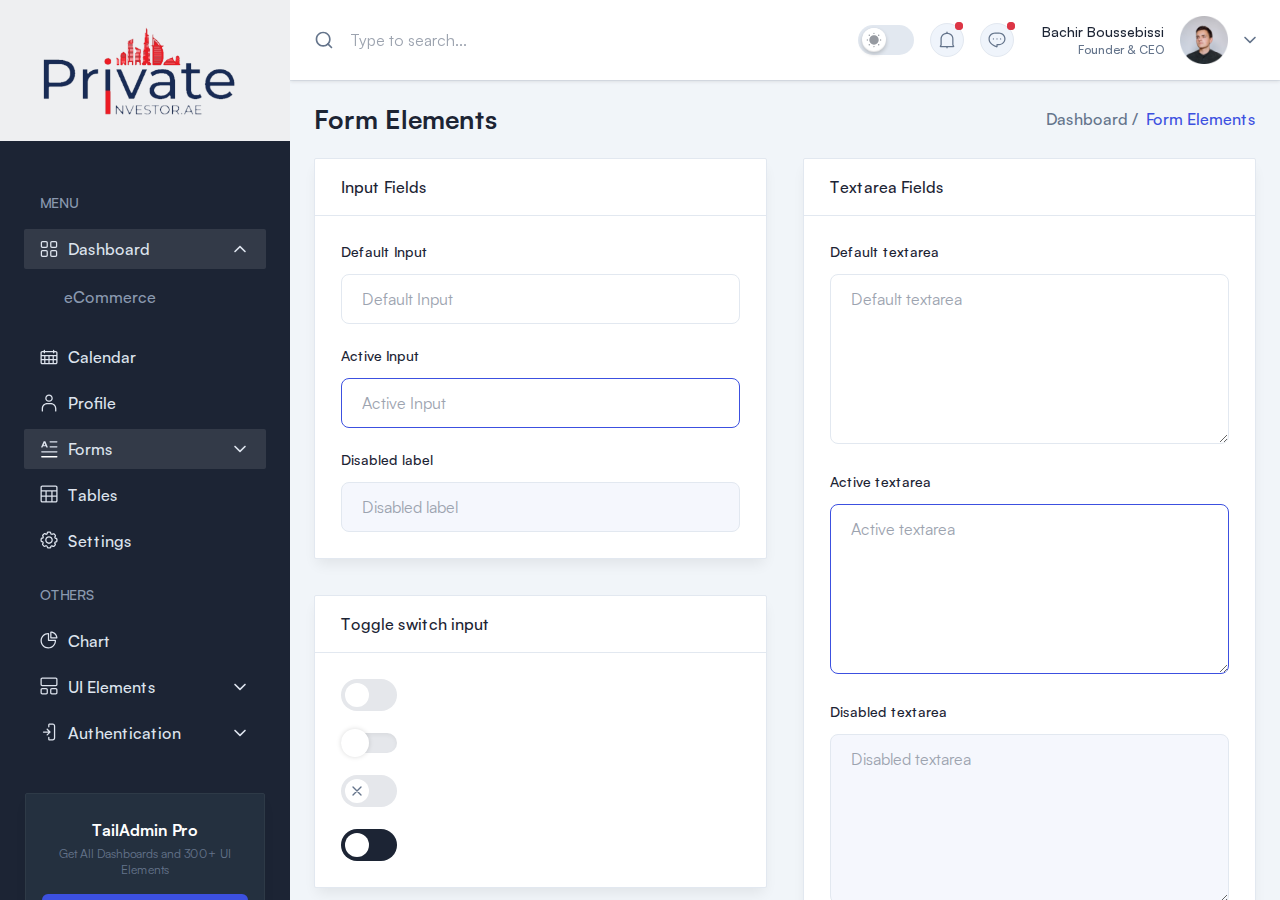
<file: form-elements.html>
<!DOCTYPE html>
<html lang="en">
  <head>
    <meta charset="UTF-8" />
    <meta http-equiv="X-UA-Compatible" content="IE=edge" />
    <meta name="viewport" content="width=device-width, initial-scale=1.0" />
    <title>
      Form Elements | TailAdmin - Tailwind CSS Admin Dashboard Template
    </title>
  <link rel="icon" href="favicon.ico"><link href="style.css" rel="stylesheet"></head>

  <body
    x-data="{ page: 'formElements', 'loaded': true, 'darkMode': true, 'stickyMenu': false, 'sidebarToggle': false, 'scrollTop': false }"
    x-init="
          darkMode = JSON.parse(localStorage.getItem('darkMode'));
          $watch('darkMode', value => localStorage.setItem('darkMode', JSON.stringify(value)))"
    :class="{'dark text-bodydark bg-boxdark-2': darkMode === true}"
  >
    <!-- ===== Preloader Start ===== -->
    <div
  x-show="loaded"
  x-init="window.addEventListener('DOMContentLoaded', () => {setTimeout(() => loaded = false, 500)})"
  class="fixed left-0 top-0 z-999999 flex h-screen w-screen items-center justify-center bg-white dark:bg-black"
>
  <div
    class="h-16 w-16 animate-spin rounded-full border-4 border-solid border-primary border-t-transparent"
  ></div>
</div>

    <!-- ===== Preloader End ===== -->

    <!-- ===== Page Wrapper Start ===== -->
    <div class="flex h-screen overflow-hidden">
      <!-- ===== Sidebar Start ===== -->
      <aside
  :class="sidebarToggle ? 'translate-x-0' : '-translate-x-full'"
  class="absolute left-0 top-0 z-9999 flex h-screen w-72.5 flex-col overflow-y-hidden bg-black duration-300 ease-linear dark:bg-boxdark lg:static lg:translate-x-0"
  @click.outside="sidebarToggle = false"
>
  <!-- SIDEBAR HEADER -->
  <div class="flex items-center justify-between gap-2 px-6 py-5.5 lg:py-6.5 bg-[#eeeff1]">
    <a href="index.html">
      <img src="src/images/logo/logo.png" alt="Logo" />
    </a>

    <button
      class="block lg:hidden"
      @click.stop="sidebarToggle = !sidebarToggle"
    >
      <svg
        class="fill-current"
        width="20"
        height="18"
        viewBox="0 0 20 18"
        fill="none"
        xmlns="http://www.w3.org/2000/svg"
      >
        <path
          d="M19 8.175H2.98748L9.36248 1.6875C9.69998 1.35 9.69998 0.825 9.36248 0.4875C9.02498 0.15 8.49998 0.15 8.16248 0.4875L0.399976 8.3625C0.0624756 8.7 0.0624756 9.225 0.399976 9.5625L8.16248 17.4375C8.31248 17.5875 8.53748 17.7 8.76248 17.7C8.98748 17.7 9.17498 17.625 9.36248 17.475C9.69998 17.1375 9.69998 16.6125 9.36248 16.275L3.02498 9.8625H19C19.45 9.8625 19.825 9.4875 19.825 9.0375C19.825 8.55 19.45 8.175 19 8.175Z"
          fill=""
        />
      </svg>
    </button>
  </div>
  <!-- SIDEBAR HEADER -->

  <div
    class="no-scrollbar flex flex-col overflow-y-auto duration-300 ease-linear"
  >
    <!-- Sidebar Menu -->
    <nav
      class="mt-5 px-4 py-4 lg:mt-9 lg:px-6"
      x-data="{selected: $persist('Dashboard')}"
    >
      <!-- Menu Group -->
      <div>
        <h3 class="mb-4 ml-4 text-sm font-medium text-bodydark2">MENU</h3>

        <ul class="mb-6 flex flex-col gap-1.5">
          <!-- Menu Item Dashboard -->
          <li>
            <a
              class="group relative flex items-center gap-2.5 rounded-sm px-4 py-2 font-medium text-bodydark1 duration-300 ease-in-out hover:bg-graydark dark:hover:bg-meta-4"
              href="#"
              @click.prevent="selected = (selected === 'Dashboard' ? '':'Dashboard')"
              :class="{ 'bg-graydark dark:bg-meta-4': (selected === 'Dashboard') || (page === 'ecommerce' || page === 'analytics' || page === 'stocks') }"
            >
              <svg
                class="fill-current"
                width="18"
                height="18"
                viewBox="0 0 18 18"
                fill="none"
                xmlns="http://www.w3.org/2000/svg"
              >
                <path
                  d="M6.10322 0.956299H2.53135C1.5751 0.956299 0.787598 1.7438 0.787598 2.70005V6.27192C0.787598 7.22817 1.5751 8.01567 2.53135 8.01567H6.10322C7.05947 8.01567 7.84697 7.22817 7.84697 6.27192V2.72817C7.8751 1.7438 7.0876 0.956299 6.10322 0.956299ZM6.60947 6.30005C6.60947 6.5813 6.38447 6.8063 6.10322 6.8063H2.53135C2.2501 6.8063 2.0251 6.5813 2.0251 6.30005V2.72817C2.0251 2.44692 2.2501 2.22192 2.53135 2.22192H6.10322C6.38447 2.22192 6.60947 2.44692 6.60947 2.72817V6.30005Z"
                  fill=""
                />
                <path
                  d="M15.4689 0.956299H11.8971C10.9408 0.956299 10.1533 1.7438 10.1533 2.70005V6.27192C10.1533 7.22817 10.9408 8.01567 11.8971 8.01567H15.4689C16.4252 8.01567 17.2127 7.22817 17.2127 6.27192V2.72817C17.2127 1.7438 16.4252 0.956299 15.4689 0.956299ZM15.9752 6.30005C15.9752 6.5813 15.7502 6.8063 15.4689 6.8063H11.8971C11.6158 6.8063 11.3908 6.5813 11.3908 6.30005V2.72817C11.3908 2.44692 11.6158 2.22192 11.8971 2.22192H15.4689C15.7502 2.22192 15.9752 2.44692 15.9752 2.72817V6.30005Z"
                  fill=""
                />
                <path
                  d="M6.10322 9.92822H2.53135C1.5751 9.92822 0.787598 10.7157 0.787598 11.672V15.2438C0.787598 16.2001 1.5751 16.9876 2.53135 16.9876H6.10322C7.05947 16.9876 7.84697 16.2001 7.84697 15.2438V11.7001C7.8751 10.7157 7.0876 9.92822 6.10322 9.92822ZM6.60947 15.272C6.60947 15.5532 6.38447 15.7782 6.10322 15.7782H2.53135C2.2501 15.7782 2.0251 15.5532 2.0251 15.272V11.7001C2.0251 11.4188 2.2501 11.1938 2.53135 11.1938H6.10322C6.38447 11.1938 6.60947 11.4188 6.60947 11.7001V15.272Z"
                  fill=""
                />
                <path
                  d="M15.4689 9.92822H11.8971C10.9408 9.92822 10.1533 10.7157 10.1533 11.672V15.2438C10.1533 16.2001 10.9408 16.9876 11.8971 16.9876H15.4689C16.4252 16.9876 17.2127 16.2001 17.2127 15.2438V11.7001C17.2127 10.7157 16.4252 9.92822 15.4689 9.92822ZM15.9752 15.272C15.9752 15.5532 15.7502 15.7782 15.4689 15.7782H11.8971C11.6158 15.7782 11.3908 15.5532 11.3908 15.272V11.7001C11.3908 11.4188 11.6158 11.1938 11.8971 11.1938H15.4689C15.7502 11.1938 15.9752 11.4188 15.9752 11.7001V15.272Z"
                  fill=""
                />
              </svg>

              Dashboard

              <svg
                class="absolute right-4 top-1/2 -translate-y-1/2 fill-current"
                :class="{ 'rotate-180': (selected === 'Dashboard') }"
                width="20"
                height="20"
                viewBox="0 0 20 20"
                fill="none"
                xmlns="http://www.w3.org/2000/svg"
              >
                <path
                  fill-rule="evenodd"
                  clip-rule="evenodd"
                  d="M4.41107 6.9107C4.73651 6.58527 5.26414 6.58527 5.58958 6.9107L10.0003 11.3214L14.4111 6.91071C14.7365 6.58527 15.2641 6.58527 15.5896 6.91071C15.915 7.23614 15.915 7.76378 15.5896 8.08922L10.5896 13.0892C10.2641 13.4147 9.73651 13.4147 9.41107 13.0892L4.41107 8.08922C4.08563 7.76378 4.08563 7.23614 4.41107 6.9107Z"
                  fill=""
                />
              </svg>
            </a>

            <!-- Dropdown Menu Start -->
            <div
              class="translate transform overflow-hidden"
              :class="(selected === 'Dashboard') ? 'block' :'hidden'"
            >
              <ul class="mb-5.5 mt-4 flex flex-col gap-2.5 pl-6">
                <li>
                  <a
                    class="group relative flex items-center gap-2.5 rounded-md px-4 font-medium text-bodydark2 duration-300 ease-in-out hover:text-white"
                    href="index.html"
                    :class="page === 'ecommerce' && '!text-white'"
                    >eCommerce
                  </a>
                </li>
              </ul>
            </div>
            <!-- Dropdown Menu End -->
          </li>
          <!-- Menu Item Dashboard -->

          <!-- Menu Item Calendar -->
          <li>
            <a
              class="group relative flex items-center gap-2.5 rounded-sm px-4 py-2 font-medium text-bodydark1 duration-300 ease-in-out hover:bg-graydark dark:hover:bg-meta-4"
              href="calendar.html"
              @click="selected = (selected === 'Calendar' ? '':'Calendar')"
              :class="{ 'bg-graydark dark:bg-meta-4': (selected === 'Calendar') && (page === 'calendar') }"
            >
              <svg
                class="fill-current"
                width="18"
                height="18"
                viewBox="0 0 18 18"
                fill="none"
                xmlns="http://www.w3.org/2000/svg"
              >
                <path
                  d="M15.7499 2.9812H14.2874V2.36245C14.2874 2.02495 14.0062 1.71558 13.6405 1.71558C13.2749 1.71558 12.9937 1.99683 12.9937 2.36245V2.9812H4.97803V2.36245C4.97803 2.02495 4.69678 1.71558 4.33115 1.71558C3.96553 1.71558 3.68428 1.99683 3.68428 2.36245V2.9812H2.2499C1.29365 2.9812 0.478027 3.7687 0.478027 4.75308V14.5406C0.478027 15.4968 1.26553 16.3125 2.2499 16.3125H15.7499C16.7062 16.3125 17.5218 15.525 17.5218 14.5406V4.72495C17.5218 3.7687 16.7062 2.9812 15.7499 2.9812ZM1.77178 8.21245H4.1624V10.9968H1.77178V8.21245ZM5.42803 8.21245H8.38115V10.9968H5.42803V8.21245ZM8.38115 12.2625V15.0187H5.42803V12.2625H8.38115ZM9.64678 12.2625H12.5999V15.0187H9.64678V12.2625ZM9.64678 10.9968V8.21245H12.5999V10.9968H9.64678ZM13.8374 8.21245H16.228V10.9968H13.8374V8.21245ZM2.2499 4.24683H3.7124V4.83745C3.7124 5.17495 3.99365 5.48433 4.35928 5.48433C4.7249 5.48433 5.00615 5.20308 5.00615 4.83745V4.24683H13.0499V4.83745C13.0499 5.17495 13.3312 5.48433 13.6968 5.48433C14.0624 5.48433 14.3437 5.20308 14.3437 4.83745V4.24683H15.7499C16.0312 4.24683 16.2562 4.47183 16.2562 4.75308V6.94683H1.77178V4.75308C1.77178 4.47183 1.96865 4.24683 2.2499 4.24683ZM1.77178 14.5125V12.2343H4.1624V14.9906H2.2499C1.96865 15.0187 1.77178 14.7937 1.77178 14.5125ZM15.7499 15.0187H13.8374V12.2625H16.228V14.5406C16.2562 14.7937 16.0312 15.0187 15.7499 15.0187Z"
                  fill=""
                />
              </svg>

              Calendar
            </a>
          </li>
          <!-- Menu Item Calendar -->

          <!-- Menu Item Profile -->
          <li>
            <a
              class="group relative flex items-center gap-2.5 rounded-sm px-4 py-2 font-medium text-bodydark1 duration-300 ease-in-out hover:bg-graydark dark:hover:bg-meta-4"
              href="profile.html"
              @click="selected = (selected === 'Profile' ? '':'Profile')"
              :class="{ 'bg-graydark dark:bg-meta-4': (selected === 'Profile') && (page === 'profile') }"
              :class="page === 'profile' && 'bg-graydark'"
            >
              <svg
                class="fill-current"
                width="18"
                height="18"
                viewBox="0 0 18 18"
                fill="none"
                xmlns="http://www.w3.org/2000/svg"
              >
                <path
                  d="M9.0002 7.79065C11.0814 7.79065 12.7689 6.1594 12.7689 4.1344C12.7689 2.1094 11.0814 0.478149 9.0002 0.478149C6.91895 0.478149 5.23145 2.1094 5.23145 4.1344C5.23145 6.1594 6.91895 7.79065 9.0002 7.79065ZM9.0002 1.7719C10.3783 1.7719 11.5033 2.84065 11.5033 4.16252C11.5033 5.4844 10.3783 6.55315 9.0002 6.55315C7.62207 6.55315 6.49707 5.4844 6.49707 4.16252C6.49707 2.84065 7.62207 1.7719 9.0002 1.7719Z"
                  fill=""
                />
                <path
                  d="M10.8283 9.05627H7.17207C4.16269 9.05627 1.71582 11.5313 1.71582 14.5406V16.875C1.71582 17.2125 1.99707 17.5219 2.3627 17.5219C2.72832 17.5219 3.00957 17.2407 3.00957 16.875V14.5406C3.00957 12.2344 4.89394 10.3219 7.22832 10.3219H10.8564C13.1627 10.3219 15.0752 12.2063 15.0752 14.5406V16.875C15.0752 17.2125 15.3564 17.5219 15.7221 17.5219C16.0877 17.5219 16.3689 17.2407 16.3689 16.875V14.5406C16.2846 11.5313 13.8377 9.05627 10.8283 9.05627Z"
                  fill=""
                />
              </svg>

              Profile
            </a>
          </li>
          <!-- Menu Item Profile -->

          <!-- Menu Item Forms -->
          <li>
            <a
              class="group relative flex items-center gap-2.5 rounded-sm px-4 py-2 font-medium text-bodydark1 duration-300 ease-in-out hover:bg-graydark dark:hover:bg-meta-4"
              href="#"
              @click.prevent="selected = (selected === 'Forms' ? '':'Forms')"
              :class="{ 'bg-graydark dark:bg-meta-4': (selected === 'Forms') || (page === 'formElements' || page === 'formLayout') }"
            >
              <svg
                class="fill-current"
                width="18"
                height="18"
                viewBox="0 0 18 18"
                fill="none"
                xmlns="http://www.w3.org/2000/svg"
              >
                <path
                  d="M1.43425 7.5093H2.278C2.44675 7.5093 2.55925 7.3968 2.58737 7.31243L2.98112 6.32805H5.90612L6.27175 7.31243C6.328 7.48118 6.46862 7.5093 6.58112 7.5093H7.453C7.76237 7.48118 7.87487 7.25618 7.76237 7.03118L5.428 1.4343C5.37175 1.26555 5.3155 1.23743 5.14675 1.23743H3.88112C3.76862 1.23743 3.59987 1.29368 3.57175 1.4343L1.153 7.08743C1.0405 7.2843 1.20925 7.5093 1.43425 7.5093ZM4.47175 2.98118L5.3155 5.17493H3.59987L4.47175 2.98118Z"
                  fill=""
                />
                <path
                  d="M10.1249 2.5031H16.8749C17.2124 2.5031 17.5218 2.22185 17.5218 1.85623C17.5218 1.4906 17.2405 1.20935 16.8749 1.20935H10.1249C9.7874 1.20935 9.47803 1.4906 9.47803 1.85623C9.47803 2.22185 9.75928 2.5031 10.1249 2.5031Z"
                  fill=""
                />
                <path
                  d="M16.8749 6.21558H10.1249C9.7874 6.21558 9.47803 6.49683 9.47803 6.86245C9.47803 7.22808 9.75928 7.50933 10.1249 7.50933H16.8749C17.2124 7.50933 17.5218 7.22808 17.5218 6.86245C17.5218 6.49683 17.2124 6.21558 16.8749 6.21558Z"
                  fill=""
                />
                <path
                  d="M16.875 11.1656H1.77187C1.43438 11.1656 1.125 11.4469 1.125 11.8125C1.125 12.1781 1.40625 12.4594 1.77187 12.4594H16.875C17.2125 12.4594 17.5219 12.1781 17.5219 11.8125C17.5219 11.4469 17.2125 11.1656 16.875 11.1656Z"
                  fill=""
                />
                <path
                  d="M16.875 16.1156H1.77187C1.43438 16.1156 1.125 16.3969 1.125 16.7625C1.125 17.1281 1.40625 17.4094 1.77187 17.4094H16.875C17.2125 17.4094 17.5219 17.1281 17.5219 16.7625C17.5219 16.3969 17.2125 16.1156 16.875 16.1156Z"
                  fill="white"
                />
              </svg>

              Forms

              <svg
                class="absolute right-4 top-1/2 -translate-y-1/2 fill-current"
                :class="{ 'rotate-180': (selected === 'Forms') }"
                width="20"
                height="20"
                viewBox="0 0 20 20"
                fill="none"
                xmlns="http://www.w3.org/2000/svg"
              >
                <path
                  fill-rule="evenodd"
                  clip-rule="evenodd"
                  d="M4.41107 6.9107C4.73651 6.58527 5.26414 6.58527 5.58958 6.9107L10.0003 11.3214L14.4111 6.91071C14.7365 6.58527 15.2641 6.58527 15.5896 6.91071C15.915 7.23614 15.915 7.76378 15.5896 8.08922L10.5896 13.0892C10.2641 13.4147 9.73651 13.4147 9.41107 13.0892L4.41107 8.08922C4.08563 7.76378 4.08563 7.23614 4.41107 6.9107Z"
                  fill=""
                />
              </svg>
            </a>

            <!-- Dropdown Menu Start -->
            <div
              class="translate transform overflow-hidden"
              :class="(selected === 'Forms') ? 'block' :'hidden'"
            >
              <ul class="mb-5.5 mt-4 flex flex-col gap-2.5 pl-6">
                <li>
                  <a
                    class="group relative flex items-center gap-2.5 rounded-md px-4 font-medium text-bodydark2 duration-300 ease-in-out hover:text-white"
                    href="form-elements.html"
                    :class="page === 'formElements' && '!text-white'"
                    >Form Elements</a
                  >
                </li>
                <li>
                  <a
                    class="group relative flex items-center gap-2.5 rounded-md px-4 font-medium text-bodydark2 duration-300 ease-in-out hover:text-white"
                    href="form-layout.html"
                    :class="page === 'formLayout' && '!text-white'"
                    >Form Layout</a
                  >
                </li>
              </ul>
            </div>
            <!-- Dropdown Menu End -->
          </li>
          <!-- Menu Item Forms -->

          <!-- Menu Item Tables -->
          <li>
            <a
              class="group relative flex items-center gap-2.5 rounded-sm py-2 px-4 font-medium text-bodydark1 duration-300 ease-in-out hover:bg-graydark dark:hover:bg-meta-4"
              href="tables.html"
              @click="selected = (selected === 'Tables' ? '':'Tables')"
              :class="{ 'bg-graydark dark:bg-meta-4': (selected === 'Tables') && (page === 'tables') }"
            >
              <svg
                class="fill-current"
                width="18"
                height="19"
                viewBox="0 0 18 19"
                fill="none"
                xmlns="http://www.w3.org/2000/svg"
              >
                <g clip-path="url(#clip0_130_9756)">
                  <path
                    d="M15.7501 0.55835H2.2501C1.29385 0.55835 0.506348 1.34585 0.506348 2.3021V15.8021C0.506348 16.7584 1.29385 17.574 2.27822 17.574H15.7782C16.7345 17.574 17.5501 16.7865 17.5501 15.8021V2.3021C17.522 1.34585 16.7063 0.55835 15.7501 0.55835ZM6.69385 10.599V6.4646H11.3063V10.5709H6.69385V10.599ZM11.3063 11.8646V16.3083H6.69385V11.8646H11.3063ZM1.77197 6.4646H5.45635V10.5709H1.77197V6.4646ZM12.572 6.4646H16.2563V10.5709H12.572V6.4646ZM2.2501 1.82397H15.7501C16.0313 1.82397 16.2563 2.04897 16.2563 2.33022V5.2271H1.77197V2.3021C1.77197 2.02085 1.96885 1.82397 2.2501 1.82397ZM1.77197 15.8021V11.8646H5.45635V16.3083H2.2501C1.96885 16.3083 1.77197 16.0834 1.77197 15.8021ZM15.7501 16.3083H12.572V11.8646H16.2563V15.8021C16.2563 16.0834 16.0313 16.3083 15.7501 16.3083Z"
                    fill=""
                  />
                </g>
                <defs>
                  <clipPath id="clip0_130_9756">
                    <rect
                      width="18"
                      height="18"
                      fill="white"
                      transform="translate(0 0.052124)"
                    />
                  </clipPath>
                </defs>
              </svg>

              Tables
            </a>
          </li>
          <!-- Menu Item Tables -->

          <!-- Menu Item Settings -->
          <li>
            <a
              class="group relative flex items-center gap-2.5 rounded-sm py-2 px-4 font-medium text-bodydark1 duration-300 ease-in-out hover:bg-graydark dark:hover:bg-meta-4"
              href="settings.html"
              @click="selected = (selected === 'Settings' ? '':'Settings')"
              :class="{ 'bg-graydark dark:bg-meta-4': (selected === 'Settings') && (page === 'settings') }"
              :class="page === 'settings' && 'bg-graydark'"
            >
              <svg
                class="fill-current"
                width="18"
                height="19"
                viewBox="0 0 18 19"
                fill="none"
                xmlns="http://www.w3.org/2000/svg"
              >
                <g clip-path="url(#clip0_130_9763)">
                  <path
                    d="M17.0721 7.30835C16.7909 6.99897 16.3971 6.83022 15.9752 6.83022H15.8909C15.7502 6.83022 15.6377 6.74585 15.6096 6.63335C15.5815 6.52085 15.5252 6.43647 15.4971 6.32397C15.4409 6.21147 15.4971 6.09897 15.5815 6.0146L15.6377 5.95835C15.9471 5.6771 16.1159 5.28335 16.1159 4.86147C16.1159 4.4396 15.9752 4.04585 15.6659 3.73647L14.569 2.61147C13.9784 1.99272 12.9659 1.9646 12.3471 2.58335L12.2627 2.6396C12.1784 2.72397 12.0377 2.7521 11.8971 2.69585C11.7846 2.6396 11.6721 2.58335 11.5315 2.55522C11.3909 2.49897 11.3065 2.38647 11.3065 2.27397V2.13335C11.3065 1.26147 10.6034 0.55835 9.73148 0.55835H8.15648C7.7346 0.55835 7.34085 0.7271 7.0596 1.00835C6.75023 1.31772 6.6096 1.71147 6.6096 2.10522V2.21772C6.6096 2.33022 6.52523 2.44272 6.41273 2.49897C6.35648 2.5271 6.32835 2.5271 6.2721 2.55522C6.1596 2.61147 6.01898 2.58335 5.9346 2.49897L5.87835 2.4146C5.5971 2.10522 5.20335 1.93647 4.78148 1.93647C4.3596 1.93647 3.96585 2.0771 3.65648 2.38647L2.53148 3.48335C1.91273 4.07397 1.8846 5.08647 2.50335 5.70522L2.5596 5.7896C2.64398 5.87397 2.6721 6.0146 2.61585 6.09897C2.5596 6.21147 2.53148 6.29585 2.47523 6.40835C2.41898 6.52085 2.3346 6.5771 2.19398 6.5771H2.1096C1.68773 6.5771 1.29398 6.71772 0.984604 7.0271C0.675229 7.30835 0.506479 7.7021 0.506479 8.12397L0.478354 9.69897C0.450229 10.5708 1.15335 11.274 2.02523 11.3021H2.1096C2.25023 11.3021 2.36273 11.3865 2.39085 11.499C2.4471 11.5833 2.50335 11.6677 2.53148 11.7802C2.5596 11.8927 2.53148 12.0052 2.4471 12.0896L2.39085 12.1458C2.08148 12.4271 1.91273 12.8208 1.91273 13.2427C1.91273 13.6646 2.05335 14.0583 2.36273 14.3677L3.4596 15.4927C4.05023 16.1115 5.06273 16.1396 5.68148 15.5208L5.76585 15.4646C5.85023 15.3802 5.99085 15.3521 6.13148 15.4083C6.24398 15.4646 6.35648 15.5208 6.4971 15.549C6.63773 15.6052 6.7221 15.7177 6.7221 15.8302V15.9427C6.7221 16.8146 7.42523 17.5177 8.2971 17.5177H9.8721C10.744 17.5177 11.4471 16.8146 11.4471 15.9427V15.8302C11.4471 15.7177 11.5315 15.6052 11.644 15.549C11.7002 15.5208 11.7284 15.5208 11.7846 15.4927C11.9252 15.4365 12.0377 15.4646 12.1221 15.549L12.1784 15.6333C12.4596 15.9427 12.8534 16.1115 13.2752 16.1115C13.6971 16.1115 14.0909 15.9708 14.4002 15.6615L15.5252 14.5646C16.144 13.974 16.1721 12.9615 15.5534 12.3427L15.4971 12.2583C15.4127 12.174 15.3846 12.0333 15.4409 11.949C15.4971 11.8365 15.5252 11.7521 15.5815 11.6396C15.6377 11.5271 15.7502 11.4708 15.8627 11.4708H15.9471H15.9752C16.819 11.4708 17.5221 10.7958 17.5502 9.92397L17.5784 8.34897C17.5221 8.01147 17.3534 7.5896 17.0721 7.30835ZM16.2284 9.9521C16.2284 10.1208 16.0877 10.2615 15.919 10.2615H15.8346H15.8065C15.1596 10.2615 14.569 10.6552 14.344 11.2177C14.3159 11.3021 14.2596 11.3865 14.2315 11.4708C13.9784 12.0333 14.0909 12.7365 14.5409 13.1865L14.5971 13.2708C14.7096 13.3833 14.7096 13.5802 14.5971 13.6927L13.4721 14.7896C13.3877 14.874 13.3034 14.874 13.2471 14.874C13.1909 14.874 13.1065 14.874 13.0221 14.7896L12.9659 14.7052C12.5159 14.2271 11.8409 14.0865 11.2221 14.3677L11.1096 14.424C10.4909 14.6771 10.0971 15.2396 10.0971 15.8865V15.999C10.0971 16.1677 9.95648 16.3083 9.78773 16.3083H8.21273C8.04398 16.3083 7.90335 16.1677 7.90335 15.999V15.8865C7.90335 15.2396 7.5096 14.649 6.89085 14.424C6.80648 14.3958 6.69398 14.3396 6.6096 14.3115C6.3846 14.199 6.1596 14.1708 5.9346 14.1708C5.54085 14.1708 5.1471 14.3115 4.83773 14.6208L4.78148 14.649C4.66898 14.7615 4.4721 14.7615 4.3596 14.649L3.26273 13.524C3.17835 13.4396 3.17835 13.3552 3.17835 13.299C3.17835 13.2427 3.17835 13.1583 3.26273 13.074L3.31898 13.0177C3.7971 12.5677 3.93773 11.8646 3.6846 11.3021C3.65648 11.2177 3.62835 11.1333 3.5721 11.049C3.3471 10.4583 2.7846 10.0365 2.13773 10.0365H2.05335C1.8846 10.0365 1.74398 9.89585 1.74398 9.7271L1.7721 8.1521C1.7721 8.0396 1.82835 7.98335 1.85648 7.9271C1.8846 7.89897 1.96898 7.84272 2.08148 7.84272H2.16585C2.81273 7.87085 3.40335 7.4771 3.65648 6.88647C3.6846 6.8021 3.74085 6.71772 3.76898 6.63335C4.0221 6.07085 3.9096 5.36772 3.4596 4.91772L3.40335 4.83335C3.29085 4.72085 3.29085 4.52397 3.40335 4.41147L4.52835 3.3146C4.61273 3.23022 4.6971 3.23022 4.75335 3.23022C4.8096 3.23022 4.89398 3.23022 4.97835 3.3146L5.0346 3.39897C5.4846 3.8771 6.1596 4.01772 6.77835 3.7646L6.89085 3.70835C7.5096 3.45522 7.90335 2.89272 7.90335 2.24585V2.13335C7.90335 2.02085 7.9596 1.9646 7.98773 1.90835C8.01585 1.8521 8.10023 1.82397 8.21273 1.82397H9.78773C9.95648 1.82397 10.0971 1.9646 10.0971 2.13335V2.24585C10.0971 2.89272 10.4909 3.48335 11.1096 3.70835C11.194 3.73647 11.3065 3.79272 11.3909 3.82085C11.9815 4.1021 12.6846 3.9896 13.1627 3.5396L13.2471 3.48335C13.3596 3.37085 13.5565 3.37085 13.669 3.48335L14.7659 4.60835C14.8502 4.69272 14.8502 4.7771 14.8502 4.83335C14.8502 4.8896 14.8221 4.97397 14.7659 5.05835L14.7096 5.1146C14.2034 5.53647 14.0627 6.2396 14.2877 6.8021C14.3159 6.88647 14.344 6.97085 14.4002 7.05522C14.6252 7.64585 15.1877 8.06772 15.8346 8.06772H15.919C16.0315 8.06772 16.0877 8.12397 16.144 8.1521C16.2002 8.18022 16.2284 8.2646 16.2284 8.3771V9.9521Z"
                    fill=""
                  />
                  <path
                    d="M9.00029 5.22705C6.89092 5.22705 5.17529 6.94268 5.17529 9.05205C5.17529 11.1614 6.89092 12.8771 9.00029 12.8771C11.1097 12.8771 12.8253 11.1614 12.8253 9.05205C12.8253 6.94268 11.1097 5.22705 9.00029 5.22705ZM9.00029 11.6114C7.59404 11.6114 6.44092 10.4583 6.44092 9.05205C6.44092 7.6458 7.59404 6.49268 9.00029 6.49268C10.4065 6.49268 11.5597 7.6458 11.5597 9.05205C11.5597 10.4583 10.4065 11.6114 9.00029 11.6114Z"
                    fill=""
                  />
                </g>
                <defs>
                  <clipPath id="clip0_130_9763">
                    <rect
                      width="18"
                      height="18"
                      fill="white"
                      transform="translate(0 0.052124)"
                    />
                  </clipPath>
                </defs>
              </svg>

              Settings
            </a>
          </li>
          <!-- Menu Item Settings -->
        </ul>
      </div>

      <!-- Others Group -->
      <div>
        <h3 class="mb-4 ml-4 text-sm font-medium text-bodydark2">OTHERS</h3>

        <ul class="mb-6 flex flex-col gap-1.5">
          <!-- Menu Item Chart -->
          <li>
            <a
              class="group relative flex items-center gap-2.5 rounded-sm py-2 px-4 font-medium text-bodydark1 duration-300 ease-in-out hover:bg-graydark dark:hover:bg-meta-4"
              href="chart.html"
              @click="selected = (selected === 'Chart' ? '':'Chart')"
              :class="{ 'bg-graydark dark:bg-meta-4': (selected === 'Chart') && (page === 'Chart') }"
            >
              <svg
                class="fill-current"
                width="18"
                height="19"
                viewBox="0 0 18 19"
                fill="none"
                xmlns="http://www.w3.org/2000/svg"
              >
                <g clip-path="url(#clip0_130_9801)">
                  <path
                    d="M10.8563 0.55835C10.5188 0.55835 10.2095 0.8396 10.2095 1.20522V6.83022C10.2095 7.16773 10.4907 7.4771 10.8563 7.4771H16.8751C17.0438 7.4771 17.2126 7.39272 17.3251 7.28022C17.4376 7.1396 17.4938 6.97085 17.4938 6.8021C17.2688 3.28647 14.3438 0.55835 10.8563 0.55835ZM11.4751 6.15522V1.8521C13.8095 2.13335 15.6938 3.8771 16.1438 6.18335H11.4751V6.15522Z"
                    fill=""
                  />
                  <path
                    d="M15.3845 8.7427H9.1126V2.69582C9.1126 2.35832 8.83135 2.07707 8.49385 2.07707C8.40947 2.07707 8.3251 2.07707 8.24072 2.07707C3.96572 2.04895 0.506348 5.53645 0.506348 9.81145C0.506348 14.0864 3.99385 17.5739 8.26885 17.5739C12.5438 17.5739 16.0313 14.0864 16.0313 9.81145C16.0313 9.6427 16.0313 9.47395 16.0032 9.33332C16.0032 8.99582 15.722 8.7427 15.3845 8.7427ZM8.26885 16.3083C4.66885 16.3083 1.77197 13.4114 1.77197 9.81145C1.77197 6.3802 4.47197 3.53957 7.8751 3.3427V9.36145C7.8751 9.69895 8.15635 10.0083 8.52197 10.0083H14.7938C14.6813 13.4958 11.7845 16.3083 8.26885 16.3083Z"
                    fill=""
                  />
                </g>
                <defs>
                  <clipPath id="clip0_130_9801">
                    <rect
                      width="18"
                      height="18"
                      fill="white"
                      transform="translate(0 0.052124)"
                    />
                  </clipPath>
                </defs>
              </svg>

              Chart
            </a>
          </li>
          <!-- Menu Item Chart -->

          <!-- Menu Item Ui Elements -->
          <li>
            <a
              class="group relative flex items-center gap-2.5 rounded-sm px-4 py-2 font-medium text-bodydark1 duration-300 ease-in-out hover:bg-graydark dark:hover:bg-meta-4"
              href="#"
              @click.prevent="selected = (selected === 'UiElements' ? '':'UiElements')"
              :class="{ 'bg-graydark dark:bg-meta-4': (selected === 'UiElements') || (page === 'alerts' || page === 'buttons') }"
            >
              <svg
                class="fill-current"
                width="18"
                height="19"
                viewBox="0 0 18 19"
                fill="none"
                xmlns="http://www.w3.org/2000/svg"
              >
                <g clip-path="url(#clip0_130_9807)">
                  <path
                    d="M15.7501 0.55835H2.2501C1.29385 0.55835 0.506348 1.34585 0.506348 2.3021V7.53335C0.506348 8.4896 1.29385 9.2771 2.2501 9.2771H15.7501C16.7063 9.2771 17.4938 8.4896 17.4938 7.53335V2.3021C17.4938 1.34585 16.7063 0.55835 15.7501 0.55835ZM16.2563 7.53335C16.2563 7.8146 16.0313 8.0396 15.7501 8.0396H2.2501C1.96885 8.0396 1.74385 7.8146 1.74385 7.53335V2.3021C1.74385 2.02085 1.96885 1.79585 2.2501 1.79585H15.7501C16.0313 1.79585 16.2563 2.02085 16.2563 2.3021V7.53335Z"
                    fill=""
                  />
                  <path
                    d="M6.13135 10.9646H2.2501C1.29385 10.9646 0.506348 11.7521 0.506348 12.7083V15.8021C0.506348 16.7583 1.29385 17.5458 2.2501 17.5458H6.13135C7.0876 17.5458 7.8751 16.7583 7.8751 15.8021V12.7083C7.90322 11.7521 7.11572 10.9646 6.13135 10.9646ZM6.6376 15.8021C6.6376 16.0833 6.4126 16.3083 6.13135 16.3083H2.2501C1.96885 16.3083 1.74385 16.0833 1.74385 15.8021V12.7083C1.74385 12.4271 1.96885 12.2021 2.2501 12.2021H6.13135C6.4126 12.2021 6.6376 12.4271 6.6376 12.7083V15.8021Z"
                    fill=""
                  />
                  <path
                    d="M15.75 10.9646H11.8688C10.9125 10.9646 10.125 11.7521 10.125 12.7083V15.8021C10.125 16.7583 10.9125 17.5458 11.8688 17.5458H15.75C16.7063 17.5458 17.4938 16.7583 17.4938 15.8021V12.7083C17.4938 11.7521 16.7063 10.9646 15.75 10.9646ZM16.2562 15.8021C16.2562 16.0833 16.0312 16.3083 15.75 16.3083H11.8688C11.5875 16.3083 11.3625 16.0833 11.3625 15.8021V12.7083C11.3625 12.4271 11.5875 12.2021 11.8688 12.2021H15.75C16.0312 12.2021 16.2562 12.4271 16.2562 12.7083V15.8021Z"
                    fill=""
                  />
                </g>
                <defs>
                  <clipPath id="clip0_130_9807">
                    <rect
                      width="18"
                      height="18"
                      fill="white"
                      transform="translate(0 0.052124)"
                    />
                  </clipPath>
                </defs>
              </svg>

              UI Elements

              <svg
                class="absolute right-4 top-1/2 -translate-y-1/2 fill-current"
                :class="{ 'rotate-180': (selected === 'UiElements') }"
                width="20"
                height="20"
                viewBox="0 0 20 20"
                fill="none"
                xmlns="http://www.w3.org/2000/svg"
              >
                <path
                  fill-rule="evenodd"
                  clip-rule="evenodd"
                  d="M4.41107 6.9107C4.73651 6.58527 5.26414 6.58527 5.58958 6.9107L10.0003 11.3214L14.4111 6.91071C14.7365 6.58527 15.2641 6.58527 15.5896 6.91071C15.915 7.23614 15.915 7.76378 15.5896 8.08922L10.5896 13.0892C10.2641 13.4147 9.73651 13.4147 9.41107 13.0892L4.41107 8.08922C4.08563 7.76378 4.08563 7.23614 4.41107 6.9107Z"
                  fill=""
                />
              </svg>
            </a>

            <!-- Dropdown Menu Start -->
            <div
              class="translate transform overflow-hidden"
              :class="(selected === 'UiElements') ? 'block' :'hidden'"
            >
              <ul class="mb-3 mt-4 flex flex-col gap-2 pl-6">
                <li>
                  <a
                    class="group relative flex items-center gap-2.5 rounded-md px-4 font-medium text-bodydark2 duration-300 ease-in-out hover:text-white"
                    href="alerts.html"
                    :class="page === 'alerts' && '!text-white'"
                    >Alerts</a
                  >
                </li>

                <li>
                  <a
                    class="group relative flex items-center gap-2.5 rounded-md px-4 font-medium text-bodydark2 duration-300 ease-in-out hover:text-white"
                    href="buttons.html"
                    :class="page === 'buttons' && '!text-white'"
                    >Buttons</a
                  >
                </li>
              </ul>
            </div>
            <!-- Dropdown Menu End -->
          </li>
          <!-- Menu Item Ui Elements -->

          <!-- Menu Item Auth Pages -->
          <li>
            <a
              class="group relative flex items-center gap-2.5 rounded-sm px-4 py-2 font-medium text-bodydark1 duration-300 ease-in-out hover:bg-graydark dark:hover:bg-meta-4"
              href="#"
              @click.prevent="selected = (selected === 'AuthPages' ? '':'AuthPages')"
              :class="{ 'bg-graydark dark:bg-meta-4': (selected === 'AuthPages') || (page === 'register' || page === 'login') }"
            >
              <svg
                class="fill-current"
                width="18"
                height="19"
                viewBox="0 0 18 19"
                fill="none"
                xmlns="http://www.w3.org/2000/svg"
              >
                <g clip-path="url(#clip0_130_9814)">
                  <path
                    d="M12.7127 0.55835H9.53457C8.80332 0.55835 8.18457 1.1771 8.18457 1.90835V3.84897C8.18457 4.18647 8.46582 4.46772 8.80332 4.46772C9.14082 4.46772 9.45019 4.18647 9.45019 3.84897V1.88022C9.45019 1.82397 9.47832 1.79585 9.53457 1.79585H12.7127C13.3877 1.79585 13.9221 2.33022 13.9221 3.00522V15.0709C13.9221 15.7459 13.3877 16.2802 12.7127 16.2802H9.53457C9.47832 16.2802 9.45019 16.2521 9.45019 16.1959V14.2552C9.45019 13.9177 9.16894 13.6365 8.80332 13.6365C8.43769 13.6365 8.18457 13.9177 8.18457 14.2552V16.1959C8.18457 16.9271 8.80332 17.5459 9.53457 17.5459H12.7127C14.0908 17.5459 15.1877 16.4209 15.1877 15.0709V3.03335C15.1877 1.65522 14.0627 0.55835 12.7127 0.55835Z"
                    fill=""
                  />
                  <path
                    d="M10.4346 8.60205L7.62207 5.7333C7.36895 5.48018 6.97519 5.48018 6.72207 5.7333C6.46895 5.98643 6.46895 6.38018 6.72207 6.6333L8.46582 8.40518H3.45957C3.12207 8.40518 2.84082 8.68643 2.84082 9.02393C2.84082 9.36143 3.12207 9.64268 3.45957 9.64268H8.49395L6.72207 11.4427C6.46895 11.6958 6.46895 12.0896 6.72207 12.3427C6.83457 12.4552 7.00332 12.5114 7.17207 12.5114C7.34082 12.5114 7.50957 12.4552 7.62207 12.3145L10.4346 9.4458C10.6877 9.24893 10.6877 8.85518 10.4346 8.60205Z"
                    fill=""
                  />
                </g>
                <defs>
                  <clipPath id="clip0_130_9814">
                    <rect
                      width="18"
                      height="18"
                      fill="white"
                      transform="translate(0 0.052124)"
                    />
                  </clipPath>
                </defs>
              </svg>

              Authentication

              <svg
                class="absolute right-4 top-1/2 -translate-y-1/2 fill-current"
                :class="{ 'rotate-180': (selected === 'AuthPages') }"
                width="20"
                height="20"
                viewBox="0 0 20 20"
                fill="none"
                xmlns="http://www.w3.org/2000/svg"
              >
                <path
                  fill-rule="evenodd"
                  clip-rule="evenodd"
                  d="M4.41107 6.9107C4.73651 6.58527 5.26414 6.58527 5.58958 6.9107L10.0003 11.3214L14.4111 6.91071C14.7365 6.58527 15.2641 6.58527 15.5896 6.91071C15.915 7.23614 15.915 7.76378 15.5896 8.08922L10.5896 13.0892C10.2641 13.4147 9.73651 13.4147 9.41107 13.0892L4.41107 8.08922C4.08563 7.76378 4.08563 7.23614 4.41107 6.9107Z"
                  fill=""
                />
              </svg>
            </a>

            <!-- Dropdown Menu Start -->
            <div
              class="translate transform overflow-hidden"
              :class="(selected === 'AuthPages') ? 'block' :'hidden'"
            >
              <ul class="mb-3 mt-4 flex flex-col gap-2 pl-6">
                <li>
                  <a
                    class="group relative flex items-center gap-2.5 rounded-md px-4 font-medium text-bodydark2 duration-300 ease-in-out hover:text-white"
                    href="signin.html"
                    :class="page === 'signin' && '!text-white'"
                    >Sign In</a
                  >
                </li>
                <li>
                  <a
                    class="group relative flex items-center gap-2.5 rounded-md px-4 font-medium text-bodydark2 duration-300 ease-in-out hover:text-white"
                    href="signup.html"
                    :class="page === 'signup' && '!text-white'"
                    >Sign Up</a
                  >
                </li>
              </ul>
            </div>
            <!-- Dropdown Menu End -->
          </li>
          <!-- Menu Item Auth Pages -->
        </ul>
      </div>
    </nav>
    <!-- Sidebar Menu -->

    <!-- Promo Box -->
    <div
      class="mx-auto mb-10 w-full max-w-60 rounded-sm border border-strokedark bg-boxdark px-4 py-6 text-center shadow-default"
    >
      <h3 class="mb-1 font-semibold text-white">TailAdmin Pro</h3>
      <p class="mb-4 text-xs">Get All Dashboards and 300+ UI Elements</p>
      <a
        href="https://tailadmin.com/pricing"
        target="_blank"
        rel="nofollow"
        class="flex items-center justify-center rounded-md bg-primary p-2 text-white hover:bg-opacity-95"
      >
        Purchase Now
      </a>
    </div>
    <!-- Promo Box -->
  </div>
</aside>

      <!-- ===== Sidebar End ===== -->

      <!-- ===== Content Area Start ===== -->
      <div
        class="relative flex flex-1 flex-col overflow-y-auto overflow-x-hidden"
      >
        <!-- ===== Header Start ===== -->
        <header
  class="sticky top-0 z-999 flex w-full bg-white drop-shadow-1 dark:bg-boxdark dark:drop-shadow-none"
>
  <div
    class="flex flex-grow items-center justify-between px-4 py-4 shadow-2 md:px-6 2xl:px-11"
  >
    <div class="flex items-center gap-2 sm:gap-4 lg:hidden">
      <!-- Hamburger Toggle BTN -->
      <button
        class="z-99999 block rounded-sm border border-stroke bg-white p-1.5 shadow-sm dark:border-strokedark dark:bg-boxdark lg:hidden"
        @click.stop="sidebarToggle = !sidebarToggle"
      >
        <span class="relative block h-5.5 w-5.5 cursor-pointer">
          <span class="du-block absolute right-0 h-full w-full">
            <span
              class="relative left-0 top-0 my-1 block h-0.5 w-0 rounded-sm bg-black delay-[0] duration-200 ease-in-out dark:bg-white"
              :class="{ '!w-full delay-300': !sidebarToggle }"
            ></span>
            <span
              class="relative left-0 top-0 my-1 block h-0.5 w-0 rounded-sm bg-black delay-150 duration-200 ease-in-out dark:bg-white"
              :class="{ '!w-full delay-400': !sidebarToggle }"
            ></span>
            <span
              class="relative left-0 top-0 my-1 block h-0.5 w-0 rounded-sm bg-black delay-200 duration-200 ease-in-out dark:bg-white"
              :class="{ '!w-full delay-500': !sidebarToggle }"
            ></span>
          </span>
          <span class="du-block absolute right-0 h-full w-full rotate-45">
            <span
              class="absolute left-2.5 top-0 block h-full w-0.5 rounded-sm bg-black delay-300 duration-200 ease-in-out dark:bg-white"
              :class="{ '!h-0 delay-[0]': !sidebarToggle }"
            ></span>
            <span
              class="delay-400 absolute left-0 top-2.5 block h-0.5 w-full rounded-sm bg-black duration-200 ease-in-out dark:bg-white"
              :class="{ '!h-0 dealy-200': !sidebarToggle }"
            ></span>
          </span>
        </span>
      </button>
      <!-- Hamburger Toggle BTN -->
      <a class="block flex-shrink-0 lg:hidden" href="index.html">
        <img src="src/images/logo/logo.png" alt="Logo" />
      </a>
    </div>
    <div class="hidden sm:block">
      <form action="https://formbold.com/s/unique_form_id" method="POST">
        <div class="relative">
          <button class="absolute left-0 top-1/2 -translate-y-1/2">
            <svg
              class="fill-body hover:fill-primary dark:fill-bodydark dark:hover:fill-primary"
              width="20"
              height="20"
              viewBox="0 0 20 20"
              fill="none"
              xmlns="http://www.w3.org/2000/svg"
            >
              <path
                fill-rule="evenodd"
                clip-rule="evenodd"
                d="M9.16666 3.33332C5.945 3.33332 3.33332 5.945 3.33332 9.16666C3.33332 12.3883 5.945 15 9.16666 15C12.3883 15 15 12.3883 15 9.16666C15 5.945 12.3883 3.33332 9.16666 3.33332ZM1.66666 9.16666C1.66666 5.02452 5.02452 1.66666 9.16666 1.66666C13.3088 1.66666 16.6667 5.02452 16.6667 9.16666C16.6667 13.3088 13.3088 16.6667 9.16666 16.6667C5.02452 16.6667 1.66666 13.3088 1.66666 9.16666Z"
                fill=""
              />
              <path
                fill-rule="evenodd"
                clip-rule="evenodd"
                d="M13.2857 13.2857C13.6112 12.9603 14.1388 12.9603 14.4642 13.2857L18.0892 16.9107C18.4147 17.2362 18.4147 17.7638 18.0892 18.0892C17.7638 18.4147 17.2362 18.4147 16.9107 18.0892L13.2857 14.4642C12.9603 14.1388 12.9603 13.6112 13.2857 13.2857Z"
                fill=""
              />
            </svg>
          </button>

          <input
            type="text"
            placeholder="Type to search..."
            class="w-full bg-transparent pl-9 pr-4 focus:outline-none xl:w-125"
          />
        </div>
      </form>
    </div>

    <div class="flex items-center gap-3 2xsm:gap-7">
      <ul class="flex items-center gap-2 2xsm:gap-4">
        <li>
          <!-- Dark Mode Toggler -->
          <label
            :class="darkMode ? 'bg-primary' : 'bg-stroke'"
            class="relative m-0 block h-7.5 w-14 rounded-full"
          >
            <input
              type="checkbox"
              :value="darkMode"
              @change="darkMode = !darkMode"
              class="absolute top-0 z-50 m-0 h-full w-full cursor-pointer opacity-0"
            />
            <span
              :class="darkMode && '!right-1 !translate-x-full'"
              class="absolute left-1 top-1/2 flex h-6 w-6 -translate-y-1/2 translate-x-0 items-center justify-center rounded-full bg-white shadow-switcher duration-75 ease-linear"
            >
              <span class="dark:hidden">
                <svg
                  width="16"
                  height="16"
                  viewBox="0 0 16 16"
                  fill="none"
                  xmlns="http://www.w3.org/2000/svg"
                >
                  <path
                    d="M7.99992 12.6666C10.5772 12.6666 12.6666 10.5772 12.6666 7.99992C12.6666 5.42259 10.5772 3.33325 7.99992 3.33325C5.42259 3.33325 3.33325 5.42259 3.33325 7.99992C3.33325 10.5772 5.42259 12.6666 7.99992 12.6666Z"
                    fill="#969AA1"
                  />
                  <path
                    d="M8.00008 15.3067C7.63341 15.3067 7.33342 15.0334 7.33342 14.6667V14.6134C7.33342 14.2467 7.63341 13.9467 8.00008 13.9467C8.36675 13.9467 8.66675 14.2467 8.66675 14.6134C8.66675 14.9801 8.36675 15.3067 8.00008 15.3067ZM12.7601 13.4267C12.5867 13.4267 12.4201 13.3601 12.2867 13.2334L12.2001 13.1467C11.9401 12.8867 11.9401 12.4667 12.2001 12.2067C12.4601 11.9467 12.8801 11.9467 13.1401 12.2067L13.2267 12.2934C13.4867 12.5534 13.4867 12.9734 13.2267 13.2334C13.1001 13.3601 12.9334 13.4267 12.7601 13.4267ZM3.24008 13.4267C3.06675 13.4267 2.90008 13.3601 2.76675 13.2334C2.50675 12.9734 2.50675 12.5534 2.76675 12.2934L2.85342 12.2067C3.11342 11.9467 3.53341 11.9467 3.79341 12.2067C4.05341 12.4667 4.05341 12.8867 3.79341 13.1467L3.70675 13.2334C3.58008 13.3601 3.40675 13.4267 3.24008 13.4267ZM14.6667 8.66675H14.6134C14.2467 8.66675 13.9467 8.36675 13.9467 8.00008C13.9467 7.63341 14.2467 7.33342 14.6134 7.33342C14.9801 7.33342 15.3067 7.63341 15.3067 8.00008C15.3067 8.36675 15.0334 8.66675 14.6667 8.66675ZM1.38675 8.66675H1.33341C0.966748 8.66675 0.666748 8.36675 0.666748 8.00008C0.666748 7.63341 0.966748 7.33342 1.33341 7.33342C1.70008 7.33342 2.02675 7.63341 2.02675 8.00008C2.02675 8.36675 1.75341 8.66675 1.38675 8.66675ZM12.6734 3.99341C12.5001 3.99341 12.3334 3.92675 12.2001 3.80008C11.9401 3.54008 11.9401 3.12008 12.2001 2.86008L12.2867 2.77341C12.5467 2.51341 12.9667 2.51341 13.2267 2.77341C13.4867 3.03341 13.4867 3.45341 13.2267 3.71341L13.1401 3.80008C13.0134 3.92675 12.8467 3.99341 12.6734 3.99341ZM3.32675 3.99341C3.15341 3.99341 2.98675 3.92675 2.85342 3.80008L2.76675 3.70675C2.50675 3.44675 2.50675 3.02675 2.76675 2.76675C3.02675 2.50675 3.44675 2.50675 3.70675 2.76675L3.79341 2.85342C4.05341 3.11342 4.05341 3.53341 3.79341 3.79341C3.66675 3.92675 3.49341 3.99341 3.32675 3.99341ZM8.00008 2.02675C7.63341 2.02675 7.33342 1.75341 7.33342 1.38675V1.33341C7.33342 0.966748 7.63341 0.666748 8.00008 0.666748C8.36675 0.666748 8.66675 0.966748 8.66675 1.33341C8.66675 1.70008 8.36675 2.02675 8.00008 2.02675Z"
                    fill="#969AA1"
                  />
                </svg>
              </span>
              <span class="hidden dark:inline-block">
                <svg
                  width="16"
                  height="16"
                  viewBox="0 0 16 16"
                  fill="none"
                  xmlns="http://www.w3.org/2000/svg"
                >
                  <path
                    d="M14.3533 10.62C14.2466 10.44 13.9466 10.16 13.1999 10.2933C12.7866 10.3667 12.3666 10.4 11.9466 10.38C10.3933 10.3133 8.98659 9.6 8.00659 8.5C7.13993 7.53333 6.60659 6.27333 6.59993 4.91333C6.59993 4.15333 6.74659 3.42 7.04659 2.72666C7.33993 2.05333 7.13326 1.7 6.98659 1.55333C6.83326 1.4 6.47326 1.18666 5.76659 1.48C3.03993 2.62666 1.35326 5.36 1.55326 8.28666C1.75326 11.04 3.68659 13.3933 6.24659 14.28C6.85993 14.4933 7.50659 14.62 8.17326 14.6467C8.27993 14.6533 8.38659 14.66 8.49326 14.66C10.7266 14.66 12.8199 13.6067 14.1399 11.8133C14.5866 11.1933 14.4666 10.8 14.3533 10.62Z"
                    fill="#969AA1"
                  />
                </svg>
              </span>
            </span>
          </label>
          <!-- Dark Mode Toggler -->
        </li>

        <!-- Notification Menu Area -->
        <li
          class="relative"
          x-data="{ dropdownOpen: false, notifying: true }"
          @click.outside="dropdownOpen = false"
        >
          <a
            class="relative flex h-8.5 w-8.5 items-center justify-center rounded-full border-[0.5px] border-stroke bg-gray hover:text-primary dark:border-strokedark dark:bg-meta-4 dark:text-white"
            href="#"
            @click.prevent="dropdownOpen = ! dropdownOpen; notifying = false"
          >
            <span
              :class="!notifying && 'hidden'"
              class="absolute -top-0.5 right-0 z-1 h-2 w-2 rounded-full bg-meta-1"
            >
              <span
                class="absolute -z-1 inline-flex h-full w-full animate-ping rounded-full bg-meta-1 opacity-75"
              ></span>
            </span>

            <svg
              class="fill-current duration-300 ease-in-out"
              width="18"
              height="18"
              viewBox="0 0 18 18"
              fill="none"
              xmlns="http://www.w3.org/2000/svg"
            >
              <path
                d="M16.1999 14.9343L15.6374 14.0624C15.5249 13.8937 15.4687 13.7249 15.4687 13.528V7.67803C15.4687 6.01865 14.7655 4.47178 13.4718 3.31865C12.4312 2.39053 11.0812 1.7999 9.64678 1.6874V1.1249C9.64678 0.787402 9.36553 0.478027 8.9999 0.478027C8.6624 0.478027 8.35303 0.759277 8.35303 1.1249V1.65928C8.29678 1.65928 8.24053 1.65928 8.18428 1.6874C4.92178 2.05303 2.4749 4.66865 2.4749 7.79053V13.528C2.44678 13.8093 2.39053 13.9499 2.33428 14.0343L1.7999 14.9343C1.63115 15.2155 1.63115 15.553 1.7999 15.8343C1.96865 16.0874 2.2499 16.2562 2.55928 16.2562H8.38115V16.8749C8.38115 17.2124 8.6624 17.5218 9.02803 17.5218C9.36553 17.5218 9.6749 17.2405 9.6749 16.8749V16.2562H15.4687C15.778 16.2562 16.0593 16.0874 16.228 15.8343C16.3968 15.553 16.3968 15.2155 16.1999 14.9343ZM3.23428 14.9905L3.43115 14.653C3.5999 14.3718 3.68428 14.0343 3.74053 13.6405V7.79053C3.74053 5.31553 5.70928 3.23428 8.3249 2.95303C9.92803 2.78428 11.503 3.2624 12.6562 4.2749C13.6687 5.1749 14.2312 6.38428 14.2312 7.67803V13.528C14.2312 13.9499 14.3437 14.3437 14.5968 14.7374L14.7655 14.9905H3.23428Z"
                fill=""
              />
            </svg>
          </a>

          <!-- Dropdown Start -->
          <div
            x-show="dropdownOpen"
            class="absolute -right-27 mt-2.5 flex h-90 w-75 flex-col rounded-sm border border-stroke bg-white shadow-default dark:border-strokedark dark:bg-boxdark sm:right-0 sm:w-80"
          >
            <div class="px-4.5 py-3">
              <h5 class="text-sm font-medium text-bodydark2">Notification</h5>
            </div>

            <ul class="flex h-auto flex-col overflow-y-auto">
              <li>
                <a
                  class="flex flex-col gap-2.5 border-t border-stroke px-4.5 py-3 hover:bg-gray-2 dark:border-strokedark dark:hover:bg-meta-4"
                  href="#"
                >
                  <p class="text-sm">
                    <span class="text-black dark:text-white"
                      >Edit your information in a swipe</span
                    >
                    Sint occaecat cupidatat non proident, sunt in culpa qui
                    officia deserunt mollit anim.
                  </p>

                  <p class="text-xs">12 May, 2025</p>
                </a>
              </li>
              <li>
                <a
                  class="flex flex-col gap-2.5 border-t border-stroke px-4.5 py-3 hover:bg-gray-2 dark:border-strokedark dark:hover:bg-meta-4"
                  href="#"
                >
                  <p class="text-sm">
                    <span class="text-black dark:text-white"
                      >It is a long established fact</span
                    >
                    that a reader will be distracted by the readable.
                  </p>

                  <p class="text-xs">24 Feb, 2025</p>
                </a>
              </li>
              <li>
                <a
                  class="flex flex-col gap-2.5 border-t border-stroke px-4.5 py-3 hover:bg-gray-2 dark:border-strokedark dark:hover:bg-meta-4"
                  href="#"
                >
                  <p class="text-sm">
                    <span class="text-black dark:text-white"
                      >There are many variations</span
                    >
                    of passages of Lorem Ipsum available, but the majority have
                    suffered
                  </p>

                  <p class="text-xs">04 Jan, 2025</p>
                </a>
              </li>
              <li>
                <a
                  class="flex flex-col gap-2.5 border-t border-stroke px-4.5 py-3 hover:bg-gray-2 dark:border-strokedark dark:hover:bg-meta-4"
                  href="#"
                >
                  <p class="text-sm">
                    <span class="text-black dark:text-white"
                      >There are many variations</span
                    >
                    of passages of Lorem Ipsum available, but the majority have
                    suffered
                  </p>

                  <p class="text-xs">01 Dec, 2024</p>
                </a>
              </li>
            </ul>
          </div>
          <!-- Dropdown End -->
        </li>
        <!-- Notification Menu Area -->

        <!-- Chat Notification Area -->
        <li
          class="relative"
          x-data="{ dropdownOpen: false, notifying: true }"
          @click.outside="dropdownOpen = false"
        >
          <a
            class="relative flex h-8.5 w-8.5 items-center justify-center rounded-full border-[0.5px] border-stroke bg-gray hover:text-primary dark:border-strokedark dark:bg-meta-4 dark:text-white"
            href="#"
            @click.prevent="dropdownOpen = ! dropdownOpen; notifying = false"
          >
            <span
              :class="!notifying && 'hidden'"
              class="absolute -right-0.5 -top-0.5 z-1 h-2 w-2 rounded-full bg-meta-1"
            >
              <span
                class="absolute -z-1 inline-flex h-full w-full animate-ping rounded-full bg-meta-1 opacity-75"
              ></span>
            </span>

            <svg
              class="fill-current duration-300 ease-in-out"
              width="18"
              height="18"
              viewBox="0 0 18 18"
              fill="none"
              xmlns="http://www.w3.org/2000/svg"
            >
              <path
                d="M10.9688 1.57495H7.03135C3.43135 1.57495 0.506348 4.41558 0.506348 7.90308C0.506348 11.3906 2.75635 13.8375 8.26885 16.3125C8.40947 16.3687 8.52197 16.3968 8.6626 16.3968C8.85947 16.3968 9.02822 16.3406 9.19697 16.2281C9.47822 16.0593 9.64697 15.75 9.64697 15.4125V14.2031H10.9688C14.5688 14.2031 17.522 11.3625 17.522 7.87495C17.522 4.38745 14.5688 1.57495 10.9688 1.57495ZM10.9688 12.9937H9.3376C8.80322 12.9937 8.35322 13.4437 8.35322 13.9781V15.0187C3.6001 12.825 1.74385 10.8 1.74385 7.9312C1.74385 5.14683 4.10635 2.8687 7.03135 2.8687H10.9688C13.8657 2.8687 16.2563 5.14683 16.2563 7.9312C16.2563 10.7156 13.8657 12.9937 10.9688 12.9937Z"
                fill=""
              />
              <path
                d="M5.42812 7.28442C5.0625 7.28442 4.78125 7.56567 4.78125 7.9313C4.78125 8.29692 5.0625 8.57817 5.42812 8.57817C5.79375 8.57817 6.075 8.29692 6.075 7.9313C6.075 7.56567 5.79375 7.28442 5.42812 7.28442Z"
                fill=""
              />
              <path
                d="M9.00015 7.28442C8.63452 7.28442 8.35327 7.56567 8.35327 7.9313C8.35327 8.29692 8.63452 8.57817 9.00015 8.57817C9.33765 8.57817 9.64702 8.29692 9.64702 7.9313C9.64702 7.56567 9.33765 7.28442 9.00015 7.28442Z"
                fill=""
              />
              <path
                d="M12.5719 7.28442C12.2063 7.28442 11.925 7.56567 11.925 7.9313C11.925 8.29692 12.2063 8.57817 12.5719 8.57817C12.9375 8.57817 13.2188 8.29692 13.2188 7.9313C13.2188 7.56567 12.9094 7.28442 12.5719 7.28442Z"
                fill=""
              />
            </svg>
          </a>

          <!-- Dropdown Start -->
          <div
            x-show="dropdownOpen"
            class="absolute -right-16 mt-2.5 flex h-90 w-75 flex-col rounded-sm border border-stroke bg-white shadow-default dark:border-strokedark dark:bg-boxdark sm:right-0 sm:w-80"
          >
            <div class="px-4.5 py-3">
              <h5 class="text-sm font-medium text-bodydark2">Messages</h5>
            </div>

            <ul class="flex h-auto flex-col overflow-y-auto">
              <li>
                <a
                  class="flex gap-4.5 border-t border-stroke px-4.5 py-3 hover:bg-gray-2 dark:border-strokedark dark:hover:bg-meta-4"
                  href="messages.html"
                >
                  <div class="h-12.5 w-12.5 rounded-full">
                    <img src="src/images/user/user-02.png" alt="User" />
                  </div>

                  <div>
                    <h6 class="text-sm font-medium text-black dark:text-white">
                      Mariya Desoja
                    </h6>
                    <p class="text-sm">I like your confidence 💪</p>
                    <p class="text-xs">2min ago</p>
                  </div>
                </a>
              </li>
              <li>
                <a
                  class="flex gap-4.5 border-t border-stroke px-4.5 py-3 hover:bg-gray-2 dark:border-strokedark dark:hover:bg-meta-4"
                  href="messages.html"
                >
                  <div class="h-12.5 w-12.5 rounded-full">
                    <img src="src/images/user/user-01.png" alt="User" />
                  </div>

                  <div>
                    <h6 class="text-sm font-medium text-black dark:text-white">
                      Robert Jhon
                    </h6>
                    <p class="text-sm">Can you share your offer?</p>
                    <p class="text-xs">10min ago</p>
                  </div>
                </a>
              </li>
              <li>
                <a
                  class="flex gap-4.5 border-t border-stroke px-4.5 py-3 hover:bg-gray-2 dark:border-strokedark dark:hover:bg-meta-4"
                  href="messages.html"
                >
                  <div class="h-12.5 w-12.5 rounded-full">
                    <img src="src/images/user/user-03.png" alt="User" />
                  </div>

                  <div>
                    <h6 class="text-sm font-medium text-black dark:text-white">
                      Henry Dholi
                    </h6>
                    <p class="text-sm">I cam across your profile and...</p>
                    <p class="text-xs">1day ago</p>
                  </div>
                </a>
              </li>
              <li>
                <a
                  class="flex gap-4.5 border-t border-stroke px-4.5 py-3 hover:bg-gray-2 dark:border-strokedark dark:hover:bg-meta-4"
                  href="messages.html"
                >
                  <div class="h-12.5 w-12.5 rounded-full">
                    <img src="src/images/user/user-04.png" alt="User" />
                  </div>

                  <div>
                    <h6 class="text-sm font-medium text-black dark:text-white">
                      Cody Fisher
                    </h6>
                    <p class="text-sm">I’m waiting for you response!</p>
                    <p class="text-xs">5days ago</p>
                  </div>
                </a>
              </li>
              <li>
                <a
                  class="flex gap-4.5 border-t border-stroke px-4.5 py-3 hover:bg-gray-2 dark:border-strokedark dark:hover:bg-meta-4"
                  href="messages.html"
                >
                  <div class="h-12.5 w-12.5 rounded-full">
                    <img src="src/images/user/user-02.png" alt="User" />
                  </div>

                  <div>
                    <h6 class="text-sm font-medium text-black dark:text-white">
                      Mariya Desoja
                    </h6>
                    <p class="text-sm">I like your confidence 💪</p>
                    <p class="text-xs">2min ago</p>
                  </div>
                </a>
              </li>
            </ul>
          </div>
          <!-- Dropdown End -->
        </li>
        <!-- Chat Notification Area -->
      </ul>

      <!-- User Area -->
      <div
        class="relative"
        x-data="{ dropdownOpen: false }"
        @click.outside="dropdownOpen = false"
      >
        <a
          class="flex items-center gap-4"
          href="#"
          @click.prevent="dropdownOpen = ! dropdownOpen"
        >
          <span class="hidden text-right lg:block">
            <span class="block text-sm font-medium text-black dark:text-white"
              >Bachir Boussebissi</span
            >
            <span class="block text-xs font-medium">Founder & CEO</span>
          </span>

          <span class="h-12 w-12 rounded-full">
            <img src="src/images/user/user-01.png" alt="User" />
          </span>

          <svg
            :class="dropdownOpen && 'rotate-180'"
            class="hidden fill-current sm:block"
            width="12"
            height="8"
            viewBox="0 0 12 8"
            fill="none"
            xmlns="http://www.w3.org/2000/svg"
          >
            <path
              fill-rule="evenodd"
              clip-rule="evenodd"
              d="M0.410765 0.910734C0.736202 0.585297 1.26384 0.585297 1.58928 0.910734L6.00002 5.32148L10.4108 0.910734C10.7362 0.585297 11.2638 0.585297 11.5893 0.910734C11.9147 1.23617 11.9147 1.76381 11.5893 2.08924L6.58928 7.08924C6.26384 7.41468 5.7362 7.41468 5.41077 7.08924L0.410765 2.08924C0.0853277 1.76381 0.0853277 1.23617 0.410765 0.910734Z"
              fill=""
            />
          </svg>
        </a>

        <!-- Dropdown Start -->
        <div
          x-show="dropdownOpen"
          class="absolute right-0 mt-4 flex w-62.5 flex-col rounded-sm border border-stroke bg-white shadow-default dark:border-strokedark dark:bg-boxdark"
        >
          <ul
            class="flex flex-col gap-5 border-b border-stroke px-6 py-7.5 dark:border-strokedark"
          >
            <li>
              <a
                href="profile.html"
                class="flex items-center gap-3.5 text-sm font-medium duration-300 ease-in-out hover:text-primary lg:text-base"
              >
                <svg
                  class="fill-current"
                  width="22"
                  height="22"
                  viewBox="0 0 22 22"
                  fill="none"
                  xmlns="http://www.w3.org/2000/svg"
                >
                  <path
                    d="M11 9.62499C8.42188 9.62499 6.35938 7.59687 6.35938 5.12187C6.35938 2.64687 8.42188 0.618744 11 0.618744C13.5781 0.618744 15.6406 2.64687 15.6406 5.12187C15.6406 7.59687 13.5781 9.62499 11 9.62499ZM11 2.16562C9.28125 2.16562 7.90625 3.50624 7.90625 5.12187C7.90625 6.73749 9.28125 8.07812 11 8.07812C12.7188 8.07812 14.0938 6.73749 14.0938 5.12187C14.0938 3.50624 12.7188 2.16562 11 2.16562Z"
                    fill=""
                  />
                  <path
                    d="M17.7719 21.4156H4.2281C3.5406 21.4156 2.9906 20.8656 2.9906 20.1781V17.0844C2.9906 13.7156 5.7406 10.9656 9.10935 10.9656H12.925C16.2937 10.9656 19.0437 13.7156 19.0437 17.0844V20.1781C19.0094 20.8312 18.4594 21.4156 17.7719 21.4156ZM4.53748 19.8687H17.4969V17.0844C17.4969 14.575 15.4344 12.5125 12.925 12.5125H9.07498C6.5656 12.5125 4.5031 14.575 4.5031 17.0844V19.8687H4.53748Z"
                    fill=""
                  />
                </svg>
                My Profile
              </a>
            </li>
            <li>
              <a
                href="messages.html"
                class="flex items-center gap-3.5 text-sm font-medium duration-300 ease-in-out hover:text-primary lg:text-base"
              >
                <svg
                  class="fill-current"
                  width="22"
                  height="22"
                  viewBox="0 0 22 22"
                  fill="none"
                  xmlns="http://www.w3.org/2000/svg"
                >
                  <path
                    d="M17.6687 1.44374C17.1187 0.893744 16.4312 0.618744 15.675 0.618744H7.42498C6.25623 0.618744 5.25935 1.58124 5.25935 2.78437V4.12499H4.29685C3.88435 4.12499 3.50623 4.46874 3.50623 4.91562C3.50623 5.36249 3.84998 5.70624 4.29685 5.70624H5.25935V10.2781H4.29685C3.88435 10.2781 3.50623 10.6219 3.50623 11.0687C3.50623 11.4812 3.84998 11.8594 4.29685 11.8594H5.25935V16.4312H4.29685C3.88435 16.4312 3.50623 16.775 3.50623 17.2219C3.50623 17.6687 3.84998 18.0125 4.29685 18.0125H5.25935V19.25C5.25935 20.4187 6.22185 21.4156 7.42498 21.4156H15.675C17.2218 21.4156 18.4937 20.1437 18.5281 18.5969V3.47187C18.4937 2.68124 18.2187 1.95937 17.6687 1.44374ZM16.9469 18.5625C16.9469 19.2844 16.3625 19.8344 15.6406 19.8344H7.3906C7.04685 19.8344 6.77185 19.5594 6.77185 19.2156V17.875H8.6281C9.0406 17.875 9.41873 17.5312 9.41873 17.0844C9.41873 16.6375 9.07498 16.2937 8.6281 16.2937H6.77185V11.7906H8.6281C9.0406 11.7906 9.41873 11.4469 9.41873 11C9.41873 10.5875 9.07498 10.2094 8.6281 10.2094H6.77185V5.63749H8.6281C9.0406 5.63749 9.41873 5.29374 9.41873 4.84687C9.41873 4.39999 9.07498 4.05624 8.6281 4.05624H6.77185V2.74999C6.77185 2.40624 7.04685 2.13124 7.3906 2.13124H15.6406C15.9844 2.13124 16.2937 2.26874 16.5687 2.50937C16.8094 2.74999 16.9469 3.09374 16.9469 3.43749V18.5625Z"
                    fill=""
                  />
                </svg>
                My Contacts
              </a>
            </li>
            <li>
              <a
                href="settings.html"
                class="flex items-center gap-3.5 text-sm font-medium duration-300 ease-in-out hover:text-primary lg:text-base"
              >
                <svg
                  class="fill-current"
                  width="22"
                  height="22"
                  viewBox="0 0 22 22"
                  fill="none"
                  xmlns="http://www.w3.org/2000/svg"
                >
                  <path
                    d="M20.8656 8.86874C20.5219 8.49062 20.0406 8.28437 19.525 8.28437H19.4219C19.25 8.28437 19.1125 8.18124 19.0781 8.04374C19.0437 7.90624 18.975 7.80312 18.9406 7.66562C18.8719 7.52812 18.9406 7.39062 19.0437 7.28749L19.1125 7.21874C19.4906 6.87499 19.6969 6.39374 19.6969 5.87812C19.6969 5.36249 19.525 4.88124 19.1469 4.50312L17.8062 3.12812C17.0844 2.37187 15.8469 2.33749 15.0906 3.09374L14.9875 3.16249C14.8844 3.26562 14.7125 3.29999 14.5406 3.23124C14.4031 3.16249 14.2656 3.09374 14.0937 3.05937C13.9219 2.99062 13.8187 2.85312 13.8187 2.71562V2.54374C13.8187 1.47812 12.9594 0.618744 11.8937 0.618744H9.96875C9.45312 0.618744 8.97187 0.824994 8.62812 1.16874C8.25 1.54687 8.07812 2.02812 8.07812 2.50937V2.64687C8.07812 2.78437 7.975 2.92187 7.8375 2.99062C7.76875 3.02499 7.73437 3.02499 7.66562 3.05937C7.52812 3.12812 7.35625 3.09374 7.25312 2.99062L7.18437 2.88749C6.84062 2.50937 6.35937 2.30312 5.84375 2.30312C5.32812 2.30312 4.84687 2.47499 4.46875 2.85312L3.09375 4.19374C2.3375 4.91562 2.30312 6.15312 3.05937 6.90937L3.12812 7.01249C3.23125 7.11562 3.26562 7.28749 3.19687 7.39062C3.12812 7.52812 3.09375 7.63124 3.025 7.76874C2.95625 7.90624 2.85312 7.97499 2.68125 7.97499H2.57812C2.0625 7.97499 1.58125 8.14687 1.20312 8.52499C0.824996 8.86874 0.618746 9.34999 0.618746 9.86562L0.584371 11.7906C0.549996 12.8562 1.40937 13.7156 2.475 13.75H2.57812C2.75 13.75 2.8875 13.8531 2.92187 13.9906C2.99062 14.0937 3.05937 14.1969 3.09375 14.3344C3.12812 14.4719 3.09375 14.6094 2.99062 14.7125L2.92187 14.7812C2.54375 15.125 2.3375 15.6062 2.3375 16.1219C2.3375 16.6375 2.50937 17.1187 2.8875 17.4969L4.22812 18.8719C4.95 19.6281 6.1875 19.6625 6.94375 18.9062L7.04687 18.8375C7.15 18.7344 7.32187 18.7 7.49375 18.7687C7.63125 18.8375 7.76875 18.9062 7.94062 18.9406C8.1125 19.0094 8.21562 19.1469 8.21562 19.2844V19.4219C8.21562 20.4875 9.075 21.3469 10.1406 21.3469H12.0656C13.1312 21.3469 13.9906 20.4875 13.9906 19.4219V19.2844C13.9906 19.1469 14.0937 19.0094 14.2312 18.9406C14.3 18.9062 14.3344 18.9062 14.4031 18.8719C14.575 18.8031 14.7125 18.8375 14.8156 18.9406L14.8844 19.0437C15.2281 19.4219 15.7094 19.6281 16.225 19.6281C16.7406 19.6281 17.2219 19.4562 17.6 19.0781L18.975 17.7375C19.7312 17.0156 19.7656 15.7781 19.0094 15.0219L18.9406 14.9187C18.8375 14.8156 18.8031 14.6437 18.8719 14.5406C18.9406 14.4031 18.975 14.3 19.0437 14.1625C19.1125 14.025 19.25 13.9562 19.3875 13.9562H19.4906H19.525C20.5562 13.9562 21.4156 13.1312 21.45 12.0656L21.4844 10.1406C21.4156 9.72812 21.2094 9.21249 20.8656 8.86874ZM19.8344 12.1C19.8344 12.3062 19.6625 12.4781 19.4562 12.4781H19.3531H19.3187C18.5281 12.4781 17.8062 12.9594 17.5312 13.6469C17.4969 13.75 17.4281 13.8531 17.3937 13.9562C17.0844 14.6437 17.2219 15.5031 17.7719 16.0531L17.8406 16.1562C17.9781 16.2937 17.9781 16.5344 17.8406 16.6719L16.4656 18.0125C16.3625 18.1156 16.2594 18.1156 16.1906 18.1156C16.1219 18.1156 16.0187 18.1156 15.9156 18.0125L15.8469 17.9094C15.2969 17.325 14.4719 17.1531 13.7156 17.4969L13.5781 17.5656C12.8219 17.875 12.3406 18.5625 12.3406 19.3531V19.4906C12.3406 19.6969 12.1687 19.8687 11.9625 19.8687H10.0375C9.83125 19.8687 9.65937 19.6969 9.65937 19.4906V19.3531C9.65937 18.5625 9.17812 17.8406 8.42187 17.5656C8.31875 17.5312 8.18125 17.4625 8.07812 17.4281C7.80312 17.2906 7.52812 17.2562 7.25312 17.2562C6.77187 17.2562 6.29062 17.4281 5.9125 17.8062L5.84375 17.8406C5.70625 17.9781 5.46562 17.9781 5.32812 17.8406L3.9875 16.4656C3.88437 16.3625 3.88437 16.2594 3.88437 16.1906C3.88437 16.1219 3.88437 16.0187 3.9875 15.9156L4.05625 15.8469C4.64062 15.2969 4.8125 14.4375 4.50312 13.75C4.46875 13.6469 4.43437 13.5437 4.36562 13.4406C4.09062 12.7187 3.40312 12.2031 2.6125 12.2031H2.50937C2.30312 12.2031 2.13125 12.0312 2.13125 11.825L2.16562 9.89999C2.16562 9.76249 2.23437 9.69374 2.26875 9.62499C2.30312 9.59062 2.40625 9.52187 2.54375 9.52187H2.64687C3.4375 9.55624 4.15937 9.07499 4.46875 8.35312C4.50312 8.24999 4.57187 8.14687 4.60625 8.04374C4.91562 7.35624 4.77812 6.49687 4.22812 5.94687L4.15937 5.84374C4.02187 5.70624 4.02187 5.46562 4.15937 5.32812L5.53437 3.98749C5.6375 3.88437 5.74062 3.88437 5.80937 3.88437C5.87812 3.88437 5.98125 3.88437 6.08437 3.98749L6.15312 4.09062C6.70312 4.67499 7.52812 4.84687 8.28437 4.53749L8.42187 4.46874C9.17812 4.15937 9.65937 3.47187 9.65937 2.68124V2.54374C9.65937 2.40624 9.72812 2.33749 9.7625 2.26874C9.79687 2.19999 9.9 2.16562 10.0375 2.16562H11.9625C12.1687 2.16562 12.3406 2.33749 12.3406 2.54374V2.68124C12.3406 3.47187 12.8219 4.19374 13.5781 4.46874C13.6812 4.50312 13.8187 4.57187 13.9219 4.60624C14.6437 4.94999 15.5031 4.81249 16.0875 4.26249L16.1906 4.19374C16.3281 4.05624 16.5687 4.05624 16.7062 4.19374L18.0469 5.56874C18.15 5.67187 18.15 5.77499 18.15 5.84374C18.15 5.91249 18.1156 6.01562 18.0469 6.11874L17.9781 6.18749C17.3594 6.70312 17.1875 7.56249 17.4625 8.24999C17.4969 8.35312 17.5312 8.45624 17.6 8.55937C17.875 9.28124 18.5625 9.79687 19.3531 9.79687H19.4562C19.5937 9.79687 19.6625 9.86562 19.7312 9.89999C19.8 9.93437 19.8344 10.0375 19.8344 10.175V12.1Z"
                    fill=""
                  />
                  <path
                    d="M11 6.32498C8.42189 6.32498 6.32501 8.42186 6.32501 11C6.32501 13.5781 8.42189 15.675 11 15.675C13.5781 15.675 15.675 13.5781 15.675 11C15.675 8.42186 13.5781 6.32498 11 6.32498ZM11 14.1281C9.28126 14.1281 7.87189 12.7187 7.87189 11C7.87189 9.28123 9.28126 7.87186 11 7.87186C12.7188 7.87186 14.1281 9.28123 14.1281 11C14.1281 12.7187 12.7188 14.1281 11 14.1281Z"
                    fill=""
                  />
                </svg>
                Account Settings
              </a>
            </li>
          </ul>
          <button
            class="flex items-center gap-3.5 px-6 py-4 text-sm font-medium duration-300 ease-in-out hover:text-primary lg:text-base"
          >
            <svg
              class="fill-current"
              width="22"
              height="22"
              viewBox="0 0 22 22"
              fill="none"
              xmlns="http://www.w3.org/2000/svg"
            >
              <path
                d="M15.5375 0.618744H11.6531C10.7594 0.618744 10.0031 1.37499 10.0031 2.26874V4.64062C10.0031 5.05312 10.3469 5.39687 10.7594 5.39687C11.1719 5.39687 11.55 5.05312 11.55 4.64062V2.23437C11.55 2.16562 11.5844 2.13124 11.6531 2.13124H15.5375C16.3625 2.13124 17.0156 2.78437 17.0156 3.60937V18.3562C17.0156 19.1812 16.3625 19.8344 15.5375 19.8344H11.6531C11.5844 19.8344 11.55 19.8 11.55 19.7312V17.3594C11.55 16.9469 11.2062 16.6031 10.7594 16.6031C10.3125 16.6031 10.0031 16.9469 10.0031 17.3594V19.7312C10.0031 20.625 10.7594 21.3812 11.6531 21.3812H15.5375C17.2219 21.3812 18.5625 20.0062 18.5625 18.3562V3.64374C18.5625 1.95937 17.1875 0.618744 15.5375 0.618744Z"
                fill=""
              />
              <path
                d="M6.05001 11.7563H12.2031C12.6156 11.7563 12.9594 11.4125 12.9594 11C12.9594 10.5875 12.6156 10.2438 12.2031 10.2438H6.08439L8.21564 8.07813C8.52501 7.76875 8.52501 7.2875 8.21564 6.97812C7.90626 6.66875 7.42501 6.66875 7.11564 6.97812L3.67814 10.4844C3.36876 10.7938 3.36876 11.275 3.67814 11.5844L7.11564 15.0906C7.25314 15.2281 7.45939 15.3312 7.66564 15.3312C7.87189 15.3312 8.04376 15.2625 8.21564 15.125C8.52501 14.8156 8.52501 14.3344 8.21564 14.025L6.05001 11.7563Z"
                fill=""
              />
            </svg>
            Log Out
          </button>
        </div>
        <!-- Dropdown End -->
      </div>
      <!-- User Area -->
    </div>
  </div>
</header>

        <!-- ===== Header End ===== -->

        <!-- ===== Main Content Start ===== -->
        <main>
          <div class="mx-auto max-w-screen-2xl p-4 md:p-6 2xl:p-10">
            <!-- Breadcrumb Start -->
            <div
              class="mb-6 flex flex-col gap-3 sm:flex-row sm:items-center sm:justify-between"
            >
              <h2 class="text-title-md2 font-bold text-black dark:text-white">
                Form Elements
              </h2>

              <nav>
                <ol class="flex items-center gap-2">
                  <li>
                    <a class="font-medium" href="index.html">Dashboard /</a>
                  </li>
                  <li class="font-medium text-primary">Form Elements</li>
                </ol>
              </nav>
            </div>
            <!-- Breadcrumb End -->

            <!-- ====== Form Elements Section Start -->
            <div class="grid grid-cols-1 gap-9 sm:grid-cols-2">
              <div class="flex flex-col gap-9">
                <!-- Input Fields -->
                <div
                  class="rounded-sm border border-stroke bg-white shadow-default dark:border-strokedark dark:bg-boxdark"
                >
                  <div
                    class="border-b border-stroke px-6.5 py-4 dark:border-strokedark"
                  >
                    <h3 class="font-medium text-black dark:text-white">
                      Input Fields
                    </h3>
                  </div>
                  <div class="flex flex-col gap-5.5 p-6.5">
                    <div>
                      <label
                        class="mb-3 block text-sm font-medium text-black dark:text-white"
                      >
                        Default Input
                      </label>
                      <input
                        type="text"
                        placeholder="Default Input"
                        class="w-full rounded-lg border-[1.5px] border-stroke bg-transparent px-5 py-3 font-normal text-black outline-none transition focus:border-primary active:border-primary disabled:cursor-default disabled:bg-whiter dark:border-form-strokedark dark:bg-form-input dark:text-white dark:focus:border-primary"
                      />
                    </div>

                    <div>
                      <label
                        class="mb-3 block text-sm font-medium text-black dark:text-white"
                      >
                        Active Input
                      </label>
                      <input
                        type="text"
                        placeholder="Active Input"
                        class="w-full rounded-lg border-[1.5px] border-primary bg-transparent px-5 py-3 font-normal text-black outline-none transition focus:border-primary active:border-primary disabled:cursor-default disabled:bg-whiter dark:bg-form-input dark:text-white"
                      />
                    </div>

                    <div>
                      <label
                        class="mb-3 block text-sm font-medium text-black dark:text-white"
                      >
                        Disabled label
                      </label>
                      <input
                        type="text"
                        placeholder="Disabled label"
                        disabled=""
                        class="w-full rounded-lg border-[1.5px] border-stroke bg-transparent px-5 py-3 font-normal text-black outline-none transition focus:border-primary active:border-primary disabled:cursor-default disabled:bg-whiter dark:border-form-strokedark dark:bg-form-input dark:text-white dark:focus:border-primary dark:disabled:bg-black"
                      />
                    </div>
                  </div>
                </div>

                <!-- Toggle switch input -->
                <div
                  class="rounded-sm border border-stroke bg-white shadow-default dark:border-strokedark dark:bg-boxdark"
                >
                  <div
                    class="border-b border-stroke px-6.5 py-4 dark:border-strokedark"
                  >
                    <h3 class="font-medium text-black dark:text-white">
                      Toggle switch input
                    </h3>
                  </div>
                  <div class="flex flex-col gap-5.5 p-6.5">
                    <div x-data="{ switcherToggle: false }">
                      <label
                        for="toggle1"
                        class="flex cursor-pointer select-none items-center"
                      >
                        <div class="relative">
                          <input
                            type="checkbox"
                            id="toggle1"
                            class="sr-only"
                            @change="switcherToggle = !switcherToggle"
                          />
                          <div
                            class="block h-8 w-14 rounded-full bg-meta-9 dark:bg-[#5A616B]"
                          ></div>
                          <div
                            :class="switcherToggle && '!right-1 !translate-x-full !bg-primary dark:!bg-white'"
                            class="absolute left-1 top-1 h-6 w-6 rounded-full bg-white transition"
                          ></div>
                        </div>
                      </label>
                    </div>

                    <div x-data="{ switcherToggle: false }">
                      <label
                        for="toggle2"
                        class="flex cursor-pointer select-none items-center"
                      >
                        <div class="relative">
                          <input
                            id="toggle2"
                            type="checkbox"
                            class="sr-only"
                            @change="switcherToggle = !switcherToggle"
                          />
                          <div
                            class="h-5 w-14 rounded-full bg-meta-9 shadow-inner dark:bg-[#5A616B]"
                          ></div>
                          <div
                            :class="switcherToggle && '!right-0 !translate-x-full !bg-primary dark:!bg-white'"
                            class="dot absolute -top-1 left-0 h-7 w-7 rounded-full bg-white shadow-switch-1 transition"
                          ></div>
                        </div>
                      </label>
                    </div>

                    <div x-data="{ switcherToggle: false }">
                      <label
                        for="toggle3"
                        class="flex cursor-pointer select-none items-center"
                      >
                        <div class="relative">
                          <input
                            type="checkbox"
                            id="toggle3"
                            class="sr-only"
                            @change="switcherToggle = !switcherToggle"
                          />
                          <div
                            class="block h-8 w-14 rounded-full bg-meta-9 dark:bg-[#5A616B]"
                          ></div>
                          <div
                            :class="switcherToggle && '!right-1 !translate-x-full !bg-primary dark:!bg-white'"
                            class="dot absolute left-1 top-1 flex h-6 w-6 items-center justify-center rounded-full bg-white transition"
                          >
                            <span
                              :class="switcherToggle && '!block'"
                              class="hidden text-white dark:text-bodydark"
                            >
                              <svg
                                class="fill-current stroke-current"
                                width="11"
                                height="8"
                                viewBox="0 0 11 8"
                                fill="none"
                                xmlns="http://www.w3.org/2000/svg"
                              >
                                <path
                                  d="M10.0915 0.951972L10.0867 0.946075L10.0813 0.940568C9.90076 0.753564 9.61034 0.753146 9.42927 0.939309L4.16201 6.22962L1.58507 3.63469C1.40401 3.44841 1.11351 3.44879 0.932892 3.63584C0.755703 3.81933 0.755703 4.10875 0.932892 4.29224L0.932878 4.29225L0.934851 4.29424L3.58046 6.95832C3.73676 7.11955 3.94983 7.2 4.1473 7.2C4.36196 7.2 4.55963 7.11773 4.71406 6.9584L10.0468 1.60234C10.2436 1.4199 10.2421 1.1339 10.0915 0.951972ZM4.2327 6.30081L4.2317 6.2998C4.23206 6.30015 4.23237 6.30049 4.23269 6.30082L4.2327 6.30081Z"
                                  fill=""
                                  stroke=""
                                  stroke-width="0.4"
                                ></path>
                              </svg>
                            </span>
                            <span :class="switcherToggle && 'hidden'">
                              <svg
                                class="h-4 w-4 stroke-current"
                                fill="none"
                                viewBox="0 0 24 24"
                                xmlns="http://www.w3.org/2000/svg"
                              >
                                <path
                                  stroke-linecap="round"
                                  stroke-linejoin="round"
                                  stroke-width="2"
                                  d="M6 18L18 6M6 6l12 12"
                                ></path>
                              </svg>
                            </span>
                          </div>
                        </div>
                      </label>
                    </div>

                    <div x-data="{ switcherToggle: false }">
                      <label
                        for="toggle4"
                        class="flex cursor-pointer select-none items-center"
                      >
                        <div class="relative">
                          <input
                            type="checkbox"
                            id="toggle4"
                            class="sr-only"
                            @change="switcherToggle = !switcherToggle"
                          />
                          <div
                            :class="switcherToggle && '!bg-primary'"
                            class="block h-8 w-14 rounded-full bg-black"
                          ></div>
                          <div
                            :class="switcherToggle && '!right-1 !translate-x-full'"
                            class="absolute left-1 top-1 flex h-6 w-6 items-center justify-center rounded-full bg-white transition"
                          ></div>
                        </div>
                      </label>
                    </div>
                  </div>
                </div>

                <!-- Time and date -->
                <div
                  class="rounded-sm border border-stroke bg-white shadow-default dark:border-strokedark dark:bg-boxdark"
                >
                  <div
                    class="border-b border-stroke px-6.5 py-4 dark:border-strokedark"
                  >
                    <h3 class="font-medium text-black dark:text-white">
                      Time and date
                    </h3>
                  </div>
                  <div class="flex flex-col gap-5.5 p-6.5">
                    <div>
                      <label
                        class="mb-3 block text-sm font-medium text-black dark:text-white"
                      >
                        Date picker
                      </label>
                      <div class="relative">
                        <input
                          class="form-datepicker w-full rounded border-[1.5px] border-stroke bg-transparent px-5 py-3 font-normal outline-none transition focus:border-primary active:border-primary dark:border-form-strokedark dark:bg-form-input dark:focus:border-primary"
                          placeholder="mm/dd/yyyy"
                          data-class="flatpickr-right"
                        />

                        <div
                          class="pointer-events-none absolute inset-0 left-auto right-5 flex items-center"
                        >
                          <svg
                            width="18"
                            height="18"
                            viewBox="0 0 18 18"
                            fill="none"
                            xmlns="http://www.w3.org/2000/svg"
                          >
                            <path
                              d="M15.7504 2.9812H14.2879V2.36245C14.2879 2.02495 14.0066 1.71558 13.641 1.71558C13.2754 1.71558 12.9941 1.99683 12.9941 2.36245V2.9812H4.97852V2.36245C4.97852 2.02495 4.69727 1.71558 4.33164 1.71558C3.96602 1.71558 3.68477 1.99683 3.68477 2.36245V2.9812H2.25039C1.29414 2.9812 0.478516 3.7687 0.478516 4.75308V14.5406C0.478516 15.4968 1.26602 16.3125 2.25039 16.3125H15.7504C16.7066 16.3125 17.5223 15.525 17.5223 14.5406V4.72495C17.5223 3.7687 16.7066 2.9812 15.7504 2.9812ZM1.77227 8.21245H4.16289V10.9968H1.77227V8.21245ZM5.42852 8.21245H8.38164V10.9968H5.42852V8.21245ZM8.38164 12.2625V15.0187H5.42852V12.2625H8.38164V12.2625ZM9.64727 12.2625H12.6004V15.0187H9.64727V12.2625ZM9.64727 10.9968V8.21245H12.6004V10.9968H9.64727ZM13.8379 8.21245H16.2285V10.9968H13.8379V8.21245ZM2.25039 4.24683H3.71289V4.83745C3.71289 5.17495 3.99414 5.48433 4.35977 5.48433C4.72539 5.48433 5.00664 5.20308 5.00664 4.83745V4.24683H13.0504V4.83745C13.0504 5.17495 13.3316 5.48433 13.6973 5.48433C14.0629 5.48433 14.3441 5.20308 14.3441 4.83745V4.24683H15.7504C16.0316 4.24683 16.2566 4.47183 16.2566 4.75308V6.94683H1.77227V4.75308C1.77227 4.47183 1.96914 4.24683 2.25039 4.24683ZM1.77227 14.5125V12.2343H4.16289V14.9906H2.25039C1.96914 15.0187 1.77227 14.7937 1.77227 14.5125ZM15.7504 15.0187H13.8379V12.2625H16.2285V14.5406C16.2566 14.7937 16.0316 15.0187 15.7504 15.0187Z"
                              fill="#64748B"
                            />
                          </svg>
                        </div>
                      </div>
                    </div>

                    <div>
                      <label
                        class="mb-3 block text-sm font-medium text-black dark:text-white"
                      >
                        Select date
                      </label>
                      <div class="relative">
                        <input
                          class="form-datepicker w-full rounded border-[1.5px] border-stroke bg-transparent px-5 py-3 font-normal outline-none transition focus:border-primary active:border-primary dark:border-form-strokedark dark:bg-form-input dark:focus:border-primary"
                          placeholder="mm/dd/yyyy"
                          data-class="flatpickr-right"
                        />

                        <div
                          class="pointer-events-none absolute inset-0 left-auto right-5 flex items-center"
                        >
                          <svg
                            width="18"
                            height="18"
                            viewBox="0 0 18 18"
                            fill="none"
                            xmlns="http://www.w3.org/2000/svg"
                          >
                            <path
                              d="M9.0002 12.8249C8.83145 12.8249 8.69082 12.7687 8.5502 12.6562L2.08145 6.2999C1.82832 6.04678 1.82832 5.65303 2.08145 5.3999C2.33457 5.14678 2.72832 5.14678 2.98145 5.3999L9.0002 11.278L15.0189 5.34365C15.2721 5.09053 15.6658 5.09053 15.9189 5.34365C16.1721 5.59678 16.1721 5.99053 15.9189 6.24365L9.45019 12.5999C9.30957 12.7405 9.16895 12.8249 9.0002 12.8249Z"
                              fill="#64748B"
                            />
                          </svg>
                        </div>
                      </div>
                    </div>
                  </div>
                </div>

                <!-- File upload -->
                <div
                  class="rounded-sm border border-stroke bg-white shadow-default dark:border-strokedark dark:bg-boxdark"
                >
                  <div
                    class="border-b border-stroke px-6.5 py-4 dark:border-strokedark"
                  >
                    <h3 class="font-medium text-black dark:text-white">
                      File upload
                    </h3>
                  </div>
                  <div class="flex flex-col gap-5.5 p-6.5">
                    <div>
                      <label
                        class="mb-3 block text-sm font-medium text-black dark:text-white"
                      >
                        Attach file
                      </label>
                      <input
                        type="file"
                        class="w-full cursor-pointer rounded-lg border-[1.5px] border-stroke bg-transparent font-normal outline-none transition file:mr-5 file:border-collapse file:cursor-pointer file:border-0 file:border-r file:border-solid file:border-stroke file:bg-whiter file:px-5 file:py-3 file:hover:bg-primary file:hover:bg-opacity-10 focus:border-primary active:border-primary disabled:cursor-default disabled:bg-whiter dark:border-form-strokedark dark:bg-form-input dark:file:border-form-strokedark dark:file:bg-white/30 dark:file:text-white dark:focus:border-primary"
                      />
                    </div>

                    <div>
                      <label
                        class="mb-3 block text-sm font-medium text-black dark:text-white"
                      >
                        Attach file
                      </label>
                      <input
                        type="file"
                        class="w-full rounded-md border border-stroke p-3 outline-none transition file:mr-4 file:rounded file:border-[0.5px] file:border-stroke file:bg-[#EEEEEE] file:px-2.5 file:py-1 file:text-sm file:font-normal focus:border-primary file:focus:border-primary active:border-primary disabled:cursor-default disabled:bg-whiter dark:border-form-strokedark dark:bg-form-input dark:file:border-strokedark dark:file:bg-white/30 dark:file:text-white"
                      />
                    </div>
                  </div>
                </div>
              </div>

              <div class="flex flex-col gap-9">
                <!-- Textarea Fields -->
                <div
                  class="rounded-sm border border-stroke bg-white shadow-default dark:border-strokedark dark:bg-boxdark"
                >
                  <div
                    class="border-b border-stroke px-6.5 py-4 dark:border-strokedark"
                  >
                    <h3 class="font-medium text-black dark:text-white">
                      Textarea Fields
                    </h3>
                  </div>
                  <div class="flex flex-col gap-5.5 p-6.5">
                    <div>
                      <label
                        class="mb-3 block text-sm font-medium text-black dark:text-white"
                      >
                        Default textarea
                      </label>
                      <textarea
                        rows="6"
                        placeholder="Default textarea"
                        class="w-full rounded-lg border-[1.5px] border-stroke bg-transparent px-5 py-3 font-normal text-black outline-none transition focus:border-primary active:border-primary disabled:cursor-default disabled:bg-whiter dark:border-form-strokedark dark:bg-form-input dark:text-white dark:focus:border-primary"
                      ></textarea>
                    </div>

                    <div>
                      <label
                        class="mb-3 block text-sm font-medium text-black dark:text-white"
                      >
                        Active textarea
                      </label>
                      <textarea
                        rows="6"
                        placeholder="Active textarea"
                        class="w-full rounded-lg border-[1.5px] border-primary bg-transparent px-5 py-3 font-normal text-black outline-none transition focus:border-primary active:border-primary disabled:cursor-default disabled:bg-whiter dark:bg-form-input dark:text-white"
                      ></textarea>
                    </div>

                    <div>
                      <label
                        class="mb-3 block text-sm font-medium text-black dark:text-white"
                      >
                        Disabled textarea
                      </label>
                      <textarea
                        rows="6"
                        disabled=""
                        placeholder="Disabled textarea"
                        class="w-full rounded-lg border-[1.5px] border-stroke bg-transparent px-5 py-3 font-normal text-black outline-none transition focus:border-primary active:border-primary disabled:cursor-default disabled:bg-whiter dark:border-form-strokedark dark:bg-form-input dark:text-white dark:focus:border-primary dark:disabled:bg-black"
                      ></textarea>
                    </div>
                  </div>
                </div>

                <!-- Checkbox and radio -->
                <div
                  class="rounded-sm border border-stroke bg-white shadow-default dark:border-strokedark dark:bg-boxdark"
                >
                  <div
                    class="border-b border-stroke px-6.5 py-4 dark:border-strokedark"
                  >
                    <h3 class="font-medium text-black dark:text-white">
                      Checkbox and radio
                    </h3>
                  </div>
                  <div class="flex flex-col gap-5.5 p-6.5">
                    <div x-data="{ checkboxToggle: false }">
                      <label
                        for="checkboxLabelOne"
                        class="flex cursor-pointer select-none items-center text-sm font-medium"
                      >
                        <div class="relative">
                          <input
                            type="checkbox"
                            id="checkboxLabelOne"
                            class="sr-only"
                            @change="checkboxToggle = !checkboxToggle"
                          />
                          <div
                            :class="checkboxToggle && 'border-primary bg-gray dark:bg-transparent'"
                            class="mr-4 flex h-5 w-5 items-center justify-center rounded border"
                          >
                            <span
                              :class="checkboxToggle && 'bg-primary'"
                              class="h-2.5 w-2.5 rounded-sm"
                            ></span>
                          </div>
                        </div>
                        Checkbox Text
                      </label>
                    </div>

                    <div x-data="{ checkboxToggle: false }">
                      <label
                        for="checkboxLabelTwo"
                        class="flex cursor-pointer select-none items-center text-sm font-medium"
                      >
                        <div class="relative">
                          <input
                            type="checkbox"
                            id="checkboxLabelTwo"
                            class="sr-only"
                            @change="checkboxToggle = !checkboxToggle"
                          />
                          <div
                            :class="checkboxToggle && 'border-primary bg-gray dark:bg-transparent'"
                            class="mr-4 flex h-5 w-5 items-center justify-center rounded border"
                          >
                            <span
                              :class="checkboxToggle && '!opacity-100'"
                              class="opacity-0"
                            >
                              <svg
                                width="11"
                                height="8"
                                viewBox="0 0 11 8"
                                fill="none"
                                xmlns="http://www.w3.org/2000/svg"
                              >
                                <path
                                  d="M10.0915 0.951972L10.0867 0.946075L10.0813 0.940568C9.90076 0.753564 9.61034 0.753146 9.42927 0.939309L4.16201 6.22962L1.58507 3.63469C1.40401 3.44841 1.11351 3.44879 0.932892 3.63584C0.755703 3.81933 0.755703 4.10875 0.932892 4.29224L0.932878 4.29225L0.934851 4.29424L3.58046 6.95832C3.73676 7.11955 3.94983 7.2 4.1473 7.2C4.36196 7.2 4.55963 7.11773 4.71406 6.9584L10.0468 1.60234C10.2436 1.4199 10.2421 1.1339 10.0915 0.951972ZM4.2327 6.30081L4.2317 6.2998C4.23206 6.30015 4.23237 6.30049 4.23269 6.30082L4.2327 6.30081Z"
                                  fill="#3056D3"
                                  stroke="#3056D3"
                                  stroke-width="0.4"
                                ></path>
                              </svg>
                            </span>
                          </div>
                        </div>
                        Checkbox Text
                      </label>
                    </div>

                    <div x-data="{ checkboxToggle: false }">
                      <label
                        for="checkboxLabelThree"
                        class="flex cursor-pointer select-none items-center text-sm font-medium"
                      >
                        <div class="relative">
                          <input
                            type="checkbox"
                            id="checkboxLabelThree"
                            class="sr-only"
                            @change="checkboxToggle = !checkboxToggle"
                          />
                          <div
                            :class="checkboxToggle && 'border-primary bg-gray dark:bg-transparent'"
                            class="box mr-4 flex h-5 w-5 items-center justify-center rounded border"
                          >
                            <span
                              :class="checkboxToggle && '!opacity-100'"
                              class="text-primary opacity-0"
                            >
                              <svg
                                class="h-3.5 w-3.5 stroke-current"
                                fill="none"
                                viewBox="0 0 24 24"
                                xmlns="http://www.w3.org/2000/svg"
                              >
                                <path
                                  stroke-linecap="round"
                                  stroke-linejoin="round"
                                  stroke-width="2"
                                  d="M6 18L18 6M6 6l12 12"
                                ></path>
                              </svg>
                            </span>
                          </div>
                        </div>
                        Checkbox Text
                      </label>
                    </div>

                    <div x-data="{ checkboxToggle: false }">
                      <label
                        for="checkboxLabelFour"
                        class="flex cursor-pointer select-none items-center text-sm font-medium text-black dark:text-white"
                      >
                        <div class="relative">
                          <input
                            type="checkbox"
                            id="checkboxLabelFour"
                            class="sr-only"
                            @change="checkboxToggle = !checkboxToggle"
                          />
                          <div
                            :class="checkboxToggle && 'border-primary'"
                            class="mr-4 flex h-5 w-5 items-center justify-center rounded-full border"
                          >
                            <span
                              :class="checkboxToggle && '!bg-primary'"
                              class="h-2.5 w-2.5 rounded-full bg-transparent"
                            >
                            </span>
                          </div>
                        </div>
                        Checkbox Text
                      </label>
                    </div>

                    <div x-data="{ checkboxToggle: false }">
                      <label
                        for="checkboxLabelFive"
                        class="flex cursor-pointer select-none items-center text-sm font-medium text-black dark:text-white"
                      >
                        <div class="relative">
                          <input
                            type="checkbox"
                            id="checkboxLabelFive"
                            class="sr-only"
                            @change="checkboxToggle = !checkboxToggle"
                          />
                          <div
                            :class="checkboxToggle && '!border-4'"
                            class="box mr-4 flex h-5 w-5 items-center justify-center rounded-full border border-primary"
                          >
                            <span
                              class="h-2.5 w-2.5 rounded-full bg-white dark:bg-transparent"
                            >
                            </span>
                          </div>
                        </div>
                        Checkbox Text
                      </label>
                    </div>
                  </div>
                </div>

                <!-- Select input -->
                <div
                  class="rounded-sm border border-stroke bg-white shadow-default dark:border-strokedark dark:bg-boxdark"
                >
                  <div
                    class="border-b border-stroke px-6.5 py-4 dark:border-strokedark"
                  >
                    <h3 class="font-medium text-black dark:text-white">
                      Select input
                    </h3>
                  </div>
                  <div class="flex flex-col gap-5.5 p-6.5">
                    <div>
                      <label
                        class="mb-3 block text-sm font-medium text-black dark:text-white"
                      >
                        Select Option
                      </label>
                      <div
                        x-data="{ isOptionSelected: false }"
                        class="relative z-20 bg-white dark:bg-form-input"
                      >
                        <select
                          class="relative z-20 w-full appearance-none rounded border border-stroke bg-transparent py-3 pl-5 pr-12 outline-none transition focus:border-primary active:border-primary dark:border-form-strokedark dark:bg-form-input"
                          :class="isOptionSelected && 'text-black dark:text-white'"
                          @change="isOptionSelected = true"
                        >
                          <option value="" class="text-body">Option 1</option>
                          <option value="" class="text-body">Option 2</option>
                          <option value="" class="text-body">Option 3</option>
                        </select>
                        <span
                          class="absolute right-4 top-1/2 z-10 -translate-y-1/2"
                        >
                          <svg
                            width="24"
                            height="24"
                            viewBox="0 0 24 24"
                            fill="none"
                            xmlns="http://www.w3.org/2000/svg"
                          >
                            <g opacity="0.8">
                              <path
                                fill-rule="evenodd"
                                clip-rule="evenodd"
                                d="M5.29289 8.29289C5.68342 7.90237 6.31658 7.90237 6.70711 8.29289L12 13.5858L17.2929 8.29289C17.6834 7.90237 18.3166 7.90237 18.7071 8.29289C19.0976 8.68342 19.0976 9.31658 18.7071 9.70711L12.7071 15.7071C12.3166 16.0976 11.6834 16.0976 11.2929 15.7071L5.29289 9.70711C4.90237 9.31658 4.90237 8.68342 5.29289 8.29289Z"
                                fill="#637381"
                              ></path>
                            </g>
                          </svg>
                        </span>
                      </div>
                    </div>

                    <div>
                      <label
                        class="mb-3 block text-sm font-medium text-black dark:text-white"
                      >
                        Select Country
                      </label>
                      <div
                        x-data="{ isOptionSelected: false }"
                        class="relative z-20 bg-white dark:bg-form-input"
                      >
                        <span
                          class="absolute left-4 top-1/2 z-30 -translate-y-1/2"
                        >
                          <svg
                            width="20"
                            height="20"
                            viewBox="0 0 20 20"
                            fill="none"
                            xmlns="http://www.w3.org/2000/svg"
                          >
                            <g opacity="0.8">
                              <path
                                fill-rule="evenodd"
                                clip-rule="evenodd"
                                d="M10.0007 2.50065C5.85852 2.50065 2.50065 5.85852 2.50065 10.0007C2.50065 14.1428 5.85852 17.5007 10.0007 17.5007C14.1428 17.5007 17.5007 14.1428 17.5007 10.0007C17.5007 5.85852 14.1428 2.50065 10.0007 2.50065ZM0.833984 10.0007C0.833984 4.93804 4.93804 0.833984 10.0007 0.833984C15.0633 0.833984 19.1673 4.93804 19.1673 10.0007C19.1673 15.0633 15.0633 19.1673 10.0007 19.1673C4.93804 19.1673 0.833984 15.0633 0.833984 10.0007Z"
                                fill="#637381"
                              ></path>
                              <path
                                fill-rule="evenodd"
                                clip-rule="evenodd"
                                d="M0.833984 9.99935C0.833984 9.53911 1.20708 9.16602 1.66732 9.16602H18.334C18.7942 9.16602 19.1673 9.53911 19.1673 9.99935C19.1673 10.4596 18.7942 10.8327 18.334 10.8327H1.66732C1.20708 10.8327 0.833984 10.4596 0.833984 9.99935Z"
                                fill="#637381"
                              ></path>
                              <path
                                fill-rule="evenodd"
                                clip-rule="evenodd"
                                d="M7.50084 10.0008C7.55796 12.5632 8.4392 15.0301 10.0006 17.0418C11.5621 15.0301 12.4433 12.5632 12.5005 10.0008C12.4433 7.43845 11.5621 4.97153 10.0007 2.95982C8.4392 4.97153 7.55796 7.43845 7.50084 10.0008ZM10.0007 1.66749L9.38536 1.10547C7.16473 3.53658 5.90275 6.69153 5.83417 9.98346C5.83392 9.99503 5.83392 10.0066 5.83417 10.0182C5.90275 13.3101 7.16473 16.4651 9.38536 18.8962C9.54325 19.069 9.76655 19.1675 10.0007 19.1675C10.2348 19.1675 10.4581 19.069 10.6159 18.8962C12.8366 16.4651 14.0986 13.3101 14.1671 10.0182C14.1674 10.0066 14.1674 9.99503 14.1671 9.98346C14.0986 6.69153 12.8366 3.53658 10.6159 1.10547L10.0007 1.66749Z"
                                fill="#637381"
                              ></path>
                            </g>
                          </svg>
                        </span>
                        <select
                          class="relative z-20 w-full appearance-none rounded border border-stroke bg-transparent px-12 py-3 outline-none transition focus:border-primary active:border-primary dark:border-form-strokedark dark:bg-form-input"
                          :class="isOptionSelected && 'text-black dark:text-white'"
                          @change="isOptionSelected = true"
                        >
                          <option value="" class="text-body">USA</option>
                          <option value="" class="text-body">UK</option>
                          <option value="" class="text-body">Canada</option>
                        </select>
                        <span
                          class="absolute right-4 top-1/2 z-10 -translate-y-1/2"
                        >
                          <svg
                            width="24"
                            height="24"
                            viewBox="0 0 24 24"
                            fill="none"
                            xmlns="http://www.w3.org/2000/svg"
                          >
                            <g opacity="0.8">
                              <path
                                fill-rule="evenodd"
                                clip-rule="evenodd"
                                d="M5.29289 8.29289C5.68342 7.90237 6.31658 7.90237 6.70711 8.29289L12 13.5858L17.2929 8.29289C17.6834 7.90237 18.3166 7.90237 18.7071 8.29289C19.0976 8.68342 19.0976 9.31658 18.7071 9.70711L12.7071 15.7071C12.3166 16.0976 11.6834 16.0976 11.2929 15.7071L5.29289 9.70711C4.90237 9.31658 4.90237 8.68342 5.29289 8.29289Z"
                                fill="#637381"
                              ></path>
                            </g>
                          </svg>
                        </span>
                      </div>
                    </div>

                    <div>
                      <label
                        class="mb-3 block text-sm font-medium text-black dark:text-white"
                      >
                        Multiselect Dropdown
                      </label>

                      <div class="">
                        <select class="hidden" x-cloak id="select">
                          <option value="1">Option 2</option>
                          <option value="2">Option 3</option>
                          <option value="3">Option 4</option>
                          <option value="4">Option 5</option>
                        </select>

                        <div
                          x-data="dropdown()"
                          x-init="loadOptions()"
                          class="flex flex-col items-center"
                        >
                          <input
                            name="values"
                            type="hidden"
                            :value="selectedValues()"
                          />
                          <div class="relative z-20 inline-block w-full">
                            <div class="relative flex flex-col items-center">
                              <div @click="open" class="w-full">
                                <div
                                  class="mb-2 flex rounded border border-stroke py-2 pl-3 pr-3 outline-none transition focus:border-primary active:border-primary dark:border-form-strokedark dark:bg-form-input"
                                >
                                  <div class="flex flex-auto flex-wrap gap-3">
                                    <template
                                      x-for="(option,index) in selected"
                                      :key="index"
                                    >
                                      <div
                                        class="my-1.5 flex items-center justify-center rounded border-[.5px] border-stroke bg-gray px-2.5 py-1.5 text-sm font-medium dark:border-strokedark dark:bg-white/30"
                                      >
                                        <div
                                          class="max-w-full flex-initial"
                                          x-model="options[option]"
                                          x-text="options[option].text"
                                        ></div>
                                        <div
                                          class="flex flex-auto flex-row-reverse"
                                        >
                                          <div
                                            @click="remove(index,option)"
                                            class="cursor-pointer pl-2 hover:text-danger"
                                          >
                                            <svg
                                              class="fill-current"
                                              role="button"
                                              width="12"
                                              height="12"
                                              viewBox="0 0 12 12"
                                              fill="none"
                                              xmlns="http://www.w3.org/2000/svg"
                                            >
                                              <path
                                                fill-rule="evenodd"
                                                clip-rule="evenodd"
                                                d="M9.35355 3.35355C9.54882 3.15829 9.54882 2.84171 9.35355 2.64645C9.15829 2.45118 8.84171 2.45118 8.64645 2.64645L6 5.29289L3.35355 2.64645C3.15829 2.45118 2.84171 2.45118 2.64645 2.64645C2.45118 2.84171 2.45118 3.15829 2.64645 3.35355L5.29289 6L2.64645 8.64645C2.45118 8.84171 2.45118 9.15829 2.64645 9.35355C2.84171 9.54882 3.15829 9.54882 3.35355 9.35355L6 6.70711L8.64645 9.35355C8.84171 9.54882 9.15829 9.54882 9.35355 9.35355C9.54882 9.15829 9.54882 8.84171 9.35355 8.64645L6.70711 6L9.35355 3.35355Z"
                                                fill="currentColor"
                                              ></path>
                                            </svg>
                                          </div>
                                        </div>
                                      </div>
                                    </template>
                                    <div
                                      x-show="selected.length == 0"
                                      class="flex-1"
                                    >
                                      <input
                                        placeholder="Select a option"
                                        class="h-full w-full appearance-none bg-transparent p-1 px-2 outline-none"
                                        :value="selectedValues()"
                                      />
                                    </div>
                                  </div>
                                  <div
                                    class="flex w-8 items-center py-1 pl-1 pr-1"
                                  >
                                    <button
                                      type="button"
                                      @click="open"
                                      class="h-6 w-6 cursor-pointer outline-none focus:outline-none"
                                      :class="isOpen() === true ? 'rotate-180' : ''"
                                    >
                                      <svg
                                        width="24"
                                        height="24"
                                        viewBox="0 0 24 24"
                                        fill="none"
                                        xmlns="http://www.w3.org/2000/svg"
                                      >
                                        <g opacity="0.8">
                                          <path
                                            fill-rule="evenodd"
                                            clip-rule="evenodd"
                                            d="M5.29289 8.29289C5.68342 7.90237 6.31658 7.90237 6.70711 8.29289L12 13.5858L17.2929 8.29289C17.6834 7.90237 18.3166 7.90237 18.7071 8.29289C19.0976 8.68342 19.0976 9.31658 18.7071 9.70711L12.7071 15.7071C12.3166 16.0976 11.6834 16.0976 11.2929 15.7071L5.29289 9.70711C4.90237 9.31658 4.90237 8.68342 5.29289 8.29289Z"
                                            fill="#637381"
                                          ></path>
                                        </g>
                                      </svg>
                                    </button>
                                  </div>
                                </div>
                              </div>
                              <div class="w-full px-4">
                                <div
                                  x-show.transition.origin.top="isOpen()"
                                  class="max-h-select absolute top-full left-0 z-40 w-full overflow-y-auto rounded bg-white shadow dark:bg-form-input"
                                  @click.outside="close"
                                >
                                  <div class="flex w-full flex-col">
                                    <template
                                      x-for="(option,index) in options"
                                      :key="index"
                                    >
                                      <div>
                                        <div
                                          class="w-full cursor-pointer rounded-t border-b border-stroke hover:bg-primary/5 dark:border-form-strokedark"
                                          @click="select(index,$event)"
                                        >
                                          <div
                                            :class="option.selected ? 'border-primary' : ''"
                                            class="relative flex w-full items-center border-l-2 border-transparent p-2 pl-2"
                                          >
                                            <div
                                              class="flex w-full items-center"
                                            >
                                              <div
                                                class="mx-2 leading-6"
                                                x-model="option"
                                                x-text="option.text"
                                              ></div>
                                            </div>
                                          </div>
                                        </div>
                                      </div>
                                    </template>
                                  </div>
                                </div>
                              </div>
                            </div>
                          </div>
                        </div>
                      </div>
                    </div>
                  </div>
                </div>
              </div>
            </div>
            <!-- ====== Form Elements Section End -->
          </div>
        </main>
        <!-- ===== Main Content End ===== -->
      </div>
      <!-- ===== Content Area End ===== -->
    </div>
    <!-- ===== Page Wrapper End ===== -->

    <script>
      function dropdown() {
        return {
          options: [],
          selected: [],
          show: false,
          open() {
            this.show = true;
          },
          close() {
            this.show = false;
          },
          isOpen() {
            return this.show === true;
          },
          select(index, event) {
            if (!this.options[index].selected) {
              this.options[index].selected = true;
              this.options[index].element = event.target;
              this.selected.push(index);
            } else {
              this.selected.splice(this.selected.lastIndexOf(index), 1);
              this.options[index].selected = false;
            }
          },
          remove(index, option) {
            this.options[option].selected = false;
            this.selected.splice(index, 1);
          },
          loadOptions() {
            const options = document.getElementById("select").options;
            for (let i = 0; i < options.length; i++) {
              this.options.push({
                value: options[i].value,
                text: options[i].innerText,
                selected:
                  options[i].getAttribute("selected") != null
                    ? options[i].getAttribute("selected")
                    : false,
              });
            }
          },
          selectedValues() {
            return this.selected.map((option) => {
              return this.options[option].value;
            });
          },
        };
      }
    </script>
  <script defer src="bundle.js"></script></body>
</html>
</file>
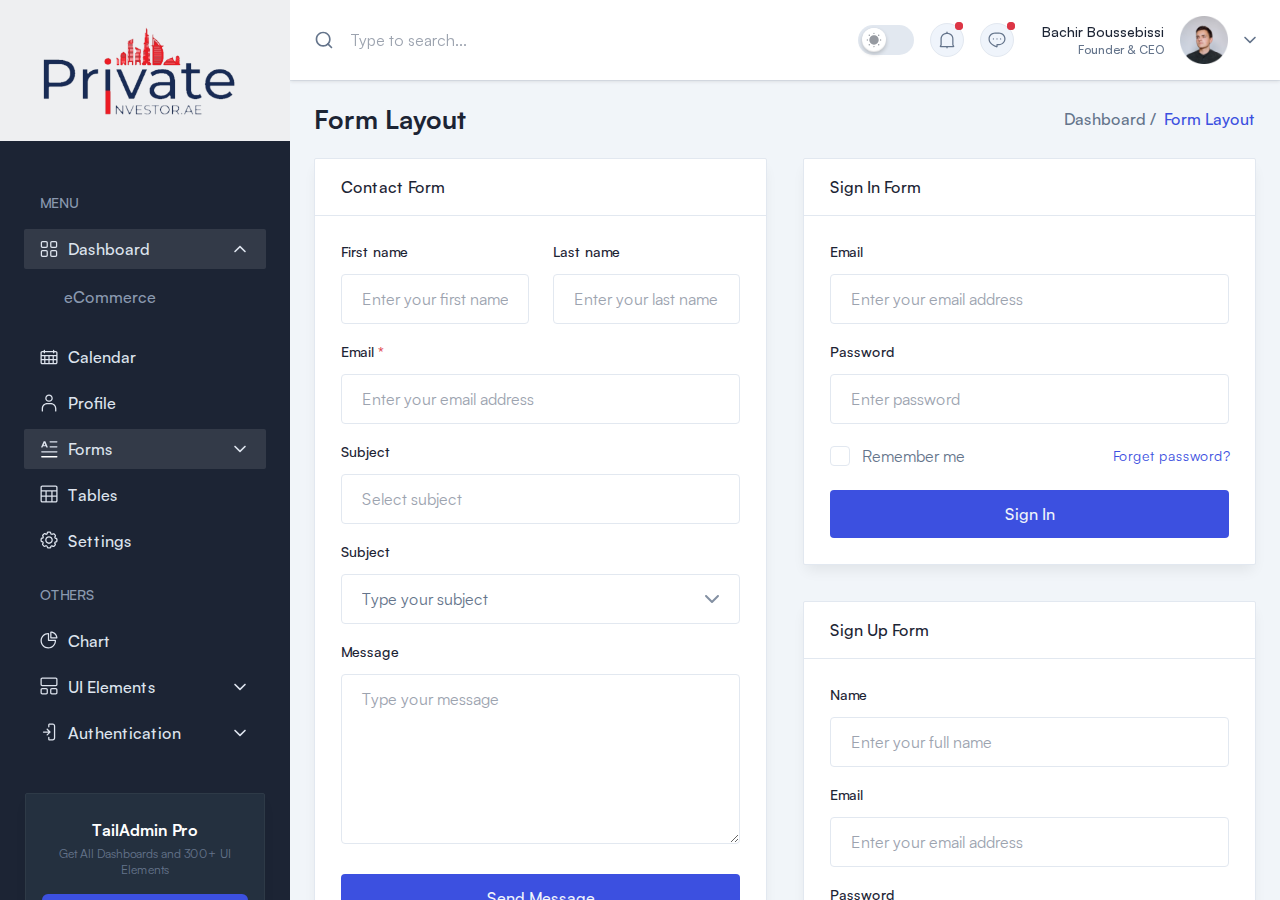
<file: form-layout.html>
<!DOCTYPE html>
<html lang="en">
  <head>
    <meta charset="UTF-8" />
    <meta http-equiv="X-UA-Compatible" content="IE=edge" />
    <meta name="viewport" content="width=device-width, initial-scale=1.0" />
    <title>
      Form Layout | TailAdmin - Tailwind CSS Admin Dashboard Template
    </title>
  <link rel="icon" href="favicon.ico"><link href="style.css" rel="stylesheet"></head>

  <body
    x-data="{ page: 'formLayout', 'loaded': true, 'darkMode': true, 'stickyMenu': false, 'sidebarToggle': false, 'scrollTop': false }"
    x-init="
          darkMode = JSON.parse(localStorage.getItem('darkMode'));
          $watch('darkMode', value => localStorage.setItem('darkMode', JSON.stringify(value)))"
    :class="{'dark text-bodydark bg-boxdark-2': darkMode === true}"
  >
    <!-- ===== Preloader Start ===== -->
    <div
  x-show="loaded"
  x-init="window.addEventListener('DOMContentLoaded', () => {setTimeout(() => loaded = false, 500)})"
  class="fixed left-0 top-0 z-999999 flex h-screen w-screen items-center justify-center bg-white dark:bg-black"
>
  <div
    class="h-16 w-16 animate-spin rounded-full border-4 border-solid border-primary border-t-transparent"
  ></div>
</div>

    <!-- ===== Preloader End ===== -->

    <!-- ===== Page Wrapper Start ===== -->
    <div class="flex h-screen overflow-hidden">
      <!-- ===== Sidebar Start ===== -->
      <aside
  :class="sidebarToggle ? 'translate-x-0' : '-translate-x-full'"
  class="absolute left-0 top-0 z-9999 flex h-screen w-72.5 flex-col overflow-y-hidden bg-black duration-300 ease-linear dark:bg-boxdark lg:static lg:translate-x-0"
  @click.outside="sidebarToggle = false"
>
  <!-- SIDEBAR HEADER -->
  <div class="flex items-center justify-between gap-2 px-6 py-5.5 lg:py-6.5 bg-[#eeeff1]">
    <a href="index.html">
      <img src="src/images/logo/logo.png" alt="Logo" />
    </a>

    <button
      class="block lg:hidden"
      @click.stop="sidebarToggle = !sidebarToggle"
    >
      <svg
        class="fill-current"
        width="20"
        height="18"
        viewBox="0 0 20 18"
        fill="none"
        xmlns="http://www.w3.org/2000/svg"
      >
        <path
          d="M19 8.175H2.98748L9.36248 1.6875C9.69998 1.35 9.69998 0.825 9.36248 0.4875C9.02498 0.15 8.49998 0.15 8.16248 0.4875L0.399976 8.3625C0.0624756 8.7 0.0624756 9.225 0.399976 9.5625L8.16248 17.4375C8.31248 17.5875 8.53748 17.7 8.76248 17.7C8.98748 17.7 9.17498 17.625 9.36248 17.475C9.69998 17.1375 9.69998 16.6125 9.36248 16.275L3.02498 9.8625H19C19.45 9.8625 19.825 9.4875 19.825 9.0375C19.825 8.55 19.45 8.175 19 8.175Z"
          fill=""
        />
      </svg>
    </button>
  </div>
  <!-- SIDEBAR HEADER -->

  <div
    class="no-scrollbar flex flex-col overflow-y-auto duration-300 ease-linear"
  >
    <!-- Sidebar Menu -->
    <nav
      class="mt-5 px-4 py-4 lg:mt-9 lg:px-6"
      x-data="{selected: $persist('Dashboard')}"
    >
      <!-- Menu Group -->
      <div>
        <h3 class="mb-4 ml-4 text-sm font-medium text-bodydark2">MENU</h3>

        <ul class="mb-6 flex flex-col gap-1.5">
          <!-- Menu Item Dashboard -->
          <li>
            <a
              class="group relative flex items-center gap-2.5 rounded-sm px-4 py-2 font-medium text-bodydark1 duration-300 ease-in-out hover:bg-graydark dark:hover:bg-meta-4"
              href="#"
              @click.prevent="selected = (selected === 'Dashboard' ? '':'Dashboard')"
              :class="{ 'bg-graydark dark:bg-meta-4': (selected === 'Dashboard') || (page === 'ecommerce' || page === 'analytics' || page === 'stocks') }"
            >
              <svg
                class="fill-current"
                width="18"
                height="18"
                viewBox="0 0 18 18"
                fill="none"
                xmlns="http://www.w3.org/2000/svg"
              >
                <path
                  d="M6.10322 0.956299H2.53135C1.5751 0.956299 0.787598 1.7438 0.787598 2.70005V6.27192C0.787598 7.22817 1.5751 8.01567 2.53135 8.01567H6.10322C7.05947 8.01567 7.84697 7.22817 7.84697 6.27192V2.72817C7.8751 1.7438 7.0876 0.956299 6.10322 0.956299ZM6.60947 6.30005C6.60947 6.5813 6.38447 6.8063 6.10322 6.8063H2.53135C2.2501 6.8063 2.0251 6.5813 2.0251 6.30005V2.72817C2.0251 2.44692 2.2501 2.22192 2.53135 2.22192H6.10322C6.38447 2.22192 6.60947 2.44692 6.60947 2.72817V6.30005Z"
                  fill=""
                />
                <path
                  d="M15.4689 0.956299H11.8971C10.9408 0.956299 10.1533 1.7438 10.1533 2.70005V6.27192C10.1533 7.22817 10.9408 8.01567 11.8971 8.01567H15.4689C16.4252 8.01567 17.2127 7.22817 17.2127 6.27192V2.72817C17.2127 1.7438 16.4252 0.956299 15.4689 0.956299ZM15.9752 6.30005C15.9752 6.5813 15.7502 6.8063 15.4689 6.8063H11.8971C11.6158 6.8063 11.3908 6.5813 11.3908 6.30005V2.72817C11.3908 2.44692 11.6158 2.22192 11.8971 2.22192H15.4689C15.7502 2.22192 15.9752 2.44692 15.9752 2.72817V6.30005Z"
                  fill=""
                />
                <path
                  d="M6.10322 9.92822H2.53135C1.5751 9.92822 0.787598 10.7157 0.787598 11.672V15.2438C0.787598 16.2001 1.5751 16.9876 2.53135 16.9876H6.10322C7.05947 16.9876 7.84697 16.2001 7.84697 15.2438V11.7001C7.8751 10.7157 7.0876 9.92822 6.10322 9.92822ZM6.60947 15.272C6.60947 15.5532 6.38447 15.7782 6.10322 15.7782H2.53135C2.2501 15.7782 2.0251 15.5532 2.0251 15.272V11.7001C2.0251 11.4188 2.2501 11.1938 2.53135 11.1938H6.10322C6.38447 11.1938 6.60947 11.4188 6.60947 11.7001V15.272Z"
                  fill=""
                />
                <path
                  d="M15.4689 9.92822H11.8971C10.9408 9.92822 10.1533 10.7157 10.1533 11.672V15.2438C10.1533 16.2001 10.9408 16.9876 11.8971 16.9876H15.4689C16.4252 16.9876 17.2127 16.2001 17.2127 15.2438V11.7001C17.2127 10.7157 16.4252 9.92822 15.4689 9.92822ZM15.9752 15.272C15.9752 15.5532 15.7502 15.7782 15.4689 15.7782H11.8971C11.6158 15.7782 11.3908 15.5532 11.3908 15.272V11.7001C11.3908 11.4188 11.6158 11.1938 11.8971 11.1938H15.4689C15.7502 11.1938 15.9752 11.4188 15.9752 11.7001V15.272Z"
                  fill=""
                />
              </svg>

              Dashboard

              <svg
                class="absolute right-4 top-1/2 -translate-y-1/2 fill-current"
                :class="{ 'rotate-180': (selected === 'Dashboard') }"
                width="20"
                height="20"
                viewBox="0 0 20 20"
                fill="none"
                xmlns="http://www.w3.org/2000/svg"
              >
                <path
                  fill-rule="evenodd"
                  clip-rule="evenodd"
                  d="M4.41107 6.9107C4.73651 6.58527 5.26414 6.58527 5.58958 6.9107L10.0003 11.3214L14.4111 6.91071C14.7365 6.58527 15.2641 6.58527 15.5896 6.91071C15.915 7.23614 15.915 7.76378 15.5896 8.08922L10.5896 13.0892C10.2641 13.4147 9.73651 13.4147 9.41107 13.0892L4.41107 8.08922C4.08563 7.76378 4.08563 7.23614 4.41107 6.9107Z"
                  fill=""
                />
              </svg>
            </a>

            <!-- Dropdown Menu Start -->
            <div
              class="translate transform overflow-hidden"
              :class="(selected === 'Dashboard') ? 'block' :'hidden'"
            >
              <ul class="mb-5.5 mt-4 flex flex-col gap-2.5 pl-6">
                <li>
                  <a
                    class="group relative flex items-center gap-2.5 rounded-md px-4 font-medium text-bodydark2 duration-300 ease-in-out hover:text-white"
                    href="index.html"
                    :class="page === 'ecommerce' && '!text-white'"
                    >eCommerce
                  </a>
                </li>
              </ul>
            </div>
            <!-- Dropdown Menu End -->
          </li>
          <!-- Menu Item Dashboard -->

          <!-- Menu Item Calendar -->
          <li>
            <a
              class="group relative flex items-center gap-2.5 rounded-sm px-4 py-2 font-medium text-bodydark1 duration-300 ease-in-out hover:bg-graydark dark:hover:bg-meta-4"
              href="calendar.html"
              @click="selected = (selected === 'Calendar' ? '':'Calendar')"
              :class="{ 'bg-graydark dark:bg-meta-4': (selected === 'Calendar') && (page === 'calendar') }"
            >
              <svg
                class="fill-current"
                width="18"
                height="18"
                viewBox="0 0 18 18"
                fill="none"
                xmlns="http://www.w3.org/2000/svg"
              >
                <path
                  d="M15.7499 2.9812H14.2874V2.36245C14.2874 2.02495 14.0062 1.71558 13.6405 1.71558C13.2749 1.71558 12.9937 1.99683 12.9937 2.36245V2.9812H4.97803V2.36245C4.97803 2.02495 4.69678 1.71558 4.33115 1.71558C3.96553 1.71558 3.68428 1.99683 3.68428 2.36245V2.9812H2.2499C1.29365 2.9812 0.478027 3.7687 0.478027 4.75308V14.5406C0.478027 15.4968 1.26553 16.3125 2.2499 16.3125H15.7499C16.7062 16.3125 17.5218 15.525 17.5218 14.5406V4.72495C17.5218 3.7687 16.7062 2.9812 15.7499 2.9812ZM1.77178 8.21245H4.1624V10.9968H1.77178V8.21245ZM5.42803 8.21245H8.38115V10.9968H5.42803V8.21245ZM8.38115 12.2625V15.0187H5.42803V12.2625H8.38115ZM9.64678 12.2625H12.5999V15.0187H9.64678V12.2625ZM9.64678 10.9968V8.21245H12.5999V10.9968H9.64678ZM13.8374 8.21245H16.228V10.9968H13.8374V8.21245ZM2.2499 4.24683H3.7124V4.83745C3.7124 5.17495 3.99365 5.48433 4.35928 5.48433C4.7249 5.48433 5.00615 5.20308 5.00615 4.83745V4.24683H13.0499V4.83745C13.0499 5.17495 13.3312 5.48433 13.6968 5.48433C14.0624 5.48433 14.3437 5.20308 14.3437 4.83745V4.24683H15.7499C16.0312 4.24683 16.2562 4.47183 16.2562 4.75308V6.94683H1.77178V4.75308C1.77178 4.47183 1.96865 4.24683 2.2499 4.24683ZM1.77178 14.5125V12.2343H4.1624V14.9906H2.2499C1.96865 15.0187 1.77178 14.7937 1.77178 14.5125ZM15.7499 15.0187H13.8374V12.2625H16.228V14.5406C16.2562 14.7937 16.0312 15.0187 15.7499 15.0187Z"
                  fill=""
                />
              </svg>

              Calendar
            </a>
          </li>
          <!-- Menu Item Calendar -->

          <!-- Menu Item Profile -->
          <li>
            <a
              class="group relative flex items-center gap-2.5 rounded-sm px-4 py-2 font-medium text-bodydark1 duration-300 ease-in-out hover:bg-graydark dark:hover:bg-meta-4"
              href="profile.html"
              @click="selected = (selected === 'Profile' ? '':'Profile')"
              :class="{ 'bg-graydark dark:bg-meta-4': (selected === 'Profile') && (page === 'profile') }"
              :class="page === 'profile' && 'bg-graydark'"
            >
              <svg
                class="fill-current"
                width="18"
                height="18"
                viewBox="0 0 18 18"
                fill="none"
                xmlns="http://www.w3.org/2000/svg"
              >
                <path
                  d="M9.0002 7.79065C11.0814 7.79065 12.7689 6.1594 12.7689 4.1344C12.7689 2.1094 11.0814 0.478149 9.0002 0.478149C6.91895 0.478149 5.23145 2.1094 5.23145 4.1344C5.23145 6.1594 6.91895 7.79065 9.0002 7.79065ZM9.0002 1.7719C10.3783 1.7719 11.5033 2.84065 11.5033 4.16252C11.5033 5.4844 10.3783 6.55315 9.0002 6.55315C7.62207 6.55315 6.49707 5.4844 6.49707 4.16252C6.49707 2.84065 7.62207 1.7719 9.0002 1.7719Z"
                  fill=""
                />
                <path
                  d="M10.8283 9.05627H7.17207C4.16269 9.05627 1.71582 11.5313 1.71582 14.5406V16.875C1.71582 17.2125 1.99707 17.5219 2.3627 17.5219C2.72832 17.5219 3.00957 17.2407 3.00957 16.875V14.5406C3.00957 12.2344 4.89394 10.3219 7.22832 10.3219H10.8564C13.1627 10.3219 15.0752 12.2063 15.0752 14.5406V16.875C15.0752 17.2125 15.3564 17.5219 15.7221 17.5219C16.0877 17.5219 16.3689 17.2407 16.3689 16.875V14.5406C16.2846 11.5313 13.8377 9.05627 10.8283 9.05627Z"
                  fill=""
                />
              </svg>

              Profile
            </a>
          </li>
          <!-- Menu Item Profile -->

          <!-- Menu Item Forms -->
          <li>
            <a
              class="group relative flex items-center gap-2.5 rounded-sm px-4 py-2 font-medium text-bodydark1 duration-300 ease-in-out hover:bg-graydark dark:hover:bg-meta-4"
              href="#"
              @click.prevent="selected = (selected === 'Forms' ? '':'Forms')"
              :class="{ 'bg-graydark dark:bg-meta-4': (selected === 'Forms') || (page === 'formElements' || page === 'formLayout') }"
            >
              <svg
                class="fill-current"
                width="18"
                height="18"
                viewBox="0 0 18 18"
                fill="none"
                xmlns="http://www.w3.org/2000/svg"
              >
                <path
                  d="M1.43425 7.5093H2.278C2.44675 7.5093 2.55925 7.3968 2.58737 7.31243L2.98112 6.32805H5.90612L6.27175 7.31243C6.328 7.48118 6.46862 7.5093 6.58112 7.5093H7.453C7.76237 7.48118 7.87487 7.25618 7.76237 7.03118L5.428 1.4343C5.37175 1.26555 5.3155 1.23743 5.14675 1.23743H3.88112C3.76862 1.23743 3.59987 1.29368 3.57175 1.4343L1.153 7.08743C1.0405 7.2843 1.20925 7.5093 1.43425 7.5093ZM4.47175 2.98118L5.3155 5.17493H3.59987L4.47175 2.98118Z"
                  fill=""
                />
                <path
                  d="M10.1249 2.5031H16.8749C17.2124 2.5031 17.5218 2.22185 17.5218 1.85623C17.5218 1.4906 17.2405 1.20935 16.8749 1.20935H10.1249C9.7874 1.20935 9.47803 1.4906 9.47803 1.85623C9.47803 2.22185 9.75928 2.5031 10.1249 2.5031Z"
                  fill=""
                />
                <path
                  d="M16.8749 6.21558H10.1249C9.7874 6.21558 9.47803 6.49683 9.47803 6.86245C9.47803 7.22808 9.75928 7.50933 10.1249 7.50933H16.8749C17.2124 7.50933 17.5218 7.22808 17.5218 6.86245C17.5218 6.49683 17.2124 6.21558 16.8749 6.21558Z"
                  fill=""
                />
                <path
                  d="M16.875 11.1656H1.77187C1.43438 11.1656 1.125 11.4469 1.125 11.8125C1.125 12.1781 1.40625 12.4594 1.77187 12.4594H16.875C17.2125 12.4594 17.5219 12.1781 17.5219 11.8125C17.5219 11.4469 17.2125 11.1656 16.875 11.1656Z"
                  fill=""
                />
                <path
                  d="M16.875 16.1156H1.77187C1.43438 16.1156 1.125 16.3969 1.125 16.7625C1.125 17.1281 1.40625 17.4094 1.77187 17.4094H16.875C17.2125 17.4094 17.5219 17.1281 17.5219 16.7625C17.5219 16.3969 17.2125 16.1156 16.875 16.1156Z"
                  fill="white"
                />
              </svg>

              Forms

              <svg
                class="absolute right-4 top-1/2 -translate-y-1/2 fill-current"
                :class="{ 'rotate-180': (selected === 'Forms') }"
                width="20"
                height="20"
                viewBox="0 0 20 20"
                fill="none"
                xmlns="http://www.w3.org/2000/svg"
              >
                <path
                  fill-rule="evenodd"
                  clip-rule="evenodd"
                  d="M4.41107 6.9107C4.73651 6.58527 5.26414 6.58527 5.58958 6.9107L10.0003 11.3214L14.4111 6.91071C14.7365 6.58527 15.2641 6.58527 15.5896 6.91071C15.915 7.23614 15.915 7.76378 15.5896 8.08922L10.5896 13.0892C10.2641 13.4147 9.73651 13.4147 9.41107 13.0892L4.41107 8.08922C4.08563 7.76378 4.08563 7.23614 4.41107 6.9107Z"
                  fill=""
                />
              </svg>
            </a>

            <!-- Dropdown Menu Start -->
            <div
              class="translate transform overflow-hidden"
              :class="(selected === 'Forms') ? 'block' :'hidden'"
            >
              <ul class="mb-5.5 mt-4 flex flex-col gap-2.5 pl-6">
                <li>
                  <a
                    class="group relative flex items-center gap-2.5 rounded-md px-4 font-medium text-bodydark2 duration-300 ease-in-out hover:text-white"
                    href="form-elements.html"
                    :class="page === 'formElements' && '!text-white'"
                    >Form Elements</a
                  >
                </li>
                <li>
                  <a
                    class="group relative flex items-center gap-2.5 rounded-md px-4 font-medium text-bodydark2 duration-300 ease-in-out hover:text-white"
                    href="form-layout.html"
                    :class="page === 'formLayout' && '!text-white'"
                    >Form Layout</a
                  >
                </li>
              </ul>
            </div>
            <!-- Dropdown Menu End -->
          </li>
          <!-- Menu Item Forms -->

          <!-- Menu Item Tables -->
          <li>
            <a
              class="group relative flex items-center gap-2.5 rounded-sm py-2 px-4 font-medium text-bodydark1 duration-300 ease-in-out hover:bg-graydark dark:hover:bg-meta-4"
              href="tables.html"
              @click="selected = (selected === 'Tables' ? '':'Tables')"
              :class="{ 'bg-graydark dark:bg-meta-4': (selected === 'Tables') && (page === 'tables') }"
            >
              <svg
                class="fill-current"
                width="18"
                height="19"
                viewBox="0 0 18 19"
                fill="none"
                xmlns="http://www.w3.org/2000/svg"
              >
                <g clip-path="url(#clip0_130_9756)">
                  <path
                    d="M15.7501 0.55835H2.2501C1.29385 0.55835 0.506348 1.34585 0.506348 2.3021V15.8021C0.506348 16.7584 1.29385 17.574 2.27822 17.574H15.7782C16.7345 17.574 17.5501 16.7865 17.5501 15.8021V2.3021C17.522 1.34585 16.7063 0.55835 15.7501 0.55835ZM6.69385 10.599V6.4646H11.3063V10.5709H6.69385V10.599ZM11.3063 11.8646V16.3083H6.69385V11.8646H11.3063ZM1.77197 6.4646H5.45635V10.5709H1.77197V6.4646ZM12.572 6.4646H16.2563V10.5709H12.572V6.4646ZM2.2501 1.82397H15.7501C16.0313 1.82397 16.2563 2.04897 16.2563 2.33022V5.2271H1.77197V2.3021C1.77197 2.02085 1.96885 1.82397 2.2501 1.82397ZM1.77197 15.8021V11.8646H5.45635V16.3083H2.2501C1.96885 16.3083 1.77197 16.0834 1.77197 15.8021ZM15.7501 16.3083H12.572V11.8646H16.2563V15.8021C16.2563 16.0834 16.0313 16.3083 15.7501 16.3083Z"
                    fill=""
                  />
                </g>
                <defs>
                  <clipPath id="clip0_130_9756">
                    <rect
                      width="18"
                      height="18"
                      fill="white"
                      transform="translate(0 0.052124)"
                    />
                  </clipPath>
                </defs>
              </svg>

              Tables
            </a>
          </li>
          <!-- Menu Item Tables -->

          <!-- Menu Item Settings -->
          <li>
            <a
              class="group relative flex items-center gap-2.5 rounded-sm py-2 px-4 font-medium text-bodydark1 duration-300 ease-in-out hover:bg-graydark dark:hover:bg-meta-4"
              href="settings.html"
              @click="selected = (selected === 'Settings' ? '':'Settings')"
              :class="{ 'bg-graydark dark:bg-meta-4': (selected === 'Settings') && (page === 'settings') }"
              :class="page === 'settings' && 'bg-graydark'"
            >
              <svg
                class="fill-current"
                width="18"
                height="19"
                viewBox="0 0 18 19"
                fill="none"
                xmlns="http://www.w3.org/2000/svg"
              >
                <g clip-path="url(#clip0_130_9763)">
                  <path
                    d="M17.0721 7.30835C16.7909 6.99897 16.3971 6.83022 15.9752 6.83022H15.8909C15.7502 6.83022 15.6377 6.74585 15.6096 6.63335C15.5815 6.52085 15.5252 6.43647 15.4971 6.32397C15.4409 6.21147 15.4971 6.09897 15.5815 6.0146L15.6377 5.95835C15.9471 5.6771 16.1159 5.28335 16.1159 4.86147C16.1159 4.4396 15.9752 4.04585 15.6659 3.73647L14.569 2.61147C13.9784 1.99272 12.9659 1.9646 12.3471 2.58335L12.2627 2.6396C12.1784 2.72397 12.0377 2.7521 11.8971 2.69585C11.7846 2.6396 11.6721 2.58335 11.5315 2.55522C11.3909 2.49897 11.3065 2.38647 11.3065 2.27397V2.13335C11.3065 1.26147 10.6034 0.55835 9.73148 0.55835H8.15648C7.7346 0.55835 7.34085 0.7271 7.0596 1.00835C6.75023 1.31772 6.6096 1.71147 6.6096 2.10522V2.21772C6.6096 2.33022 6.52523 2.44272 6.41273 2.49897C6.35648 2.5271 6.32835 2.5271 6.2721 2.55522C6.1596 2.61147 6.01898 2.58335 5.9346 2.49897L5.87835 2.4146C5.5971 2.10522 5.20335 1.93647 4.78148 1.93647C4.3596 1.93647 3.96585 2.0771 3.65648 2.38647L2.53148 3.48335C1.91273 4.07397 1.8846 5.08647 2.50335 5.70522L2.5596 5.7896C2.64398 5.87397 2.6721 6.0146 2.61585 6.09897C2.5596 6.21147 2.53148 6.29585 2.47523 6.40835C2.41898 6.52085 2.3346 6.5771 2.19398 6.5771H2.1096C1.68773 6.5771 1.29398 6.71772 0.984604 7.0271C0.675229 7.30835 0.506479 7.7021 0.506479 8.12397L0.478354 9.69897C0.450229 10.5708 1.15335 11.274 2.02523 11.3021H2.1096C2.25023 11.3021 2.36273 11.3865 2.39085 11.499C2.4471 11.5833 2.50335 11.6677 2.53148 11.7802C2.5596 11.8927 2.53148 12.0052 2.4471 12.0896L2.39085 12.1458C2.08148 12.4271 1.91273 12.8208 1.91273 13.2427C1.91273 13.6646 2.05335 14.0583 2.36273 14.3677L3.4596 15.4927C4.05023 16.1115 5.06273 16.1396 5.68148 15.5208L5.76585 15.4646C5.85023 15.3802 5.99085 15.3521 6.13148 15.4083C6.24398 15.4646 6.35648 15.5208 6.4971 15.549C6.63773 15.6052 6.7221 15.7177 6.7221 15.8302V15.9427C6.7221 16.8146 7.42523 17.5177 8.2971 17.5177H9.8721C10.744 17.5177 11.4471 16.8146 11.4471 15.9427V15.8302C11.4471 15.7177 11.5315 15.6052 11.644 15.549C11.7002 15.5208 11.7284 15.5208 11.7846 15.4927C11.9252 15.4365 12.0377 15.4646 12.1221 15.549L12.1784 15.6333C12.4596 15.9427 12.8534 16.1115 13.2752 16.1115C13.6971 16.1115 14.0909 15.9708 14.4002 15.6615L15.5252 14.5646C16.144 13.974 16.1721 12.9615 15.5534 12.3427L15.4971 12.2583C15.4127 12.174 15.3846 12.0333 15.4409 11.949C15.4971 11.8365 15.5252 11.7521 15.5815 11.6396C15.6377 11.5271 15.7502 11.4708 15.8627 11.4708H15.9471H15.9752C16.819 11.4708 17.5221 10.7958 17.5502 9.92397L17.5784 8.34897C17.5221 8.01147 17.3534 7.5896 17.0721 7.30835ZM16.2284 9.9521C16.2284 10.1208 16.0877 10.2615 15.919 10.2615H15.8346H15.8065C15.1596 10.2615 14.569 10.6552 14.344 11.2177C14.3159 11.3021 14.2596 11.3865 14.2315 11.4708C13.9784 12.0333 14.0909 12.7365 14.5409 13.1865L14.5971 13.2708C14.7096 13.3833 14.7096 13.5802 14.5971 13.6927L13.4721 14.7896C13.3877 14.874 13.3034 14.874 13.2471 14.874C13.1909 14.874 13.1065 14.874 13.0221 14.7896L12.9659 14.7052C12.5159 14.2271 11.8409 14.0865 11.2221 14.3677L11.1096 14.424C10.4909 14.6771 10.0971 15.2396 10.0971 15.8865V15.999C10.0971 16.1677 9.95648 16.3083 9.78773 16.3083H8.21273C8.04398 16.3083 7.90335 16.1677 7.90335 15.999V15.8865C7.90335 15.2396 7.5096 14.649 6.89085 14.424C6.80648 14.3958 6.69398 14.3396 6.6096 14.3115C6.3846 14.199 6.1596 14.1708 5.9346 14.1708C5.54085 14.1708 5.1471 14.3115 4.83773 14.6208L4.78148 14.649C4.66898 14.7615 4.4721 14.7615 4.3596 14.649L3.26273 13.524C3.17835 13.4396 3.17835 13.3552 3.17835 13.299C3.17835 13.2427 3.17835 13.1583 3.26273 13.074L3.31898 13.0177C3.7971 12.5677 3.93773 11.8646 3.6846 11.3021C3.65648 11.2177 3.62835 11.1333 3.5721 11.049C3.3471 10.4583 2.7846 10.0365 2.13773 10.0365H2.05335C1.8846 10.0365 1.74398 9.89585 1.74398 9.7271L1.7721 8.1521C1.7721 8.0396 1.82835 7.98335 1.85648 7.9271C1.8846 7.89897 1.96898 7.84272 2.08148 7.84272H2.16585C2.81273 7.87085 3.40335 7.4771 3.65648 6.88647C3.6846 6.8021 3.74085 6.71772 3.76898 6.63335C4.0221 6.07085 3.9096 5.36772 3.4596 4.91772L3.40335 4.83335C3.29085 4.72085 3.29085 4.52397 3.40335 4.41147L4.52835 3.3146C4.61273 3.23022 4.6971 3.23022 4.75335 3.23022C4.8096 3.23022 4.89398 3.23022 4.97835 3.3146L5.0346 3.39897C5.4846 3.8771 6.1596 4.01772 6.77835 3.7646L6.89085 3.70835C7.5096 3.45522 7.90335 2.89272 7.90335 2.24585V2.13335C7.90335 2.02085 7.9596 1.9646 7.98773 1.90835C8.01585 1.8521 8.10023 1.82397 8.21273 1.82397H9.78773C9.95648 1.82397 10.0971 1.9646 10.0971 2.13335V2.24585C10.0971 2.89272 10.4909 3.48335 11.1096 3.70835C11.194 3.73647 11.3065 3.79272 11.3909 3.82085C11.9815 4.1021 12.6846 3.9896 13.1627 3.5396L13.2471 3.48335C13.3596 3.37085 13.5565 3.37085 13.669 3.48335L14.7659 4.60835C14.8502 4.69272 14.8502 4.7771 14.8502 4.83335C14.8502 4.8896 14.8221 4.97397 14.7659 5.05835L14.7096 5.1146C14.2034 5.53647 14.0627 6.2396 14.2877 6.8021C14.3159 6.88647 14.344 6.97085 14.4002 7.05522C14.6252 7.64585 15.1877 8.06772 15.8346 8.06772H15.919C16.0315 8.06772 16.0877 8.12397 16.144 8.1521C16.2002 8.18022 16.2284 8.2646 16.2284 8.3771V9.9521Z"
                    fill=""
                  />
                  <path
                    d="M9.00029 5.22705C6.89092 5.22705 5.17529 6.94268 5.17529 9.05205C5.17529 11.1614 6.89092 12.8771 9.00029 12.8771C11.1097 12.8771 12.8253 11.1614 12.8253 9.05205C12.8253 6.94268 11.1097 5.22705 9.00029 5.22705ZM9.00029 11.6114C7.59404 11.6114 6.44092 10.4583 6.44092 9.05205C6.44092 7.6458 7.59404 6.49268 9.00029 6.49268C10.4065 6.49268 11.5597 7.6458 11.5597 9.05205C11.5597 10.4583 10.4065 11.6114 9.00029 11.6114Z"
                    fill=""
                  />
                </g>
                <defs>
                  <clipPath id="clip0_130_9763">
                    <rect
                      width="18"
                      height="18"
                      fill="white"
                      transform="translate(0 0.052124)"
                    />
                  </clipPath>
                </defs>
              </svg>

              Settings
            </a>
          </li>
          <!-- Menu Item Settings -->
        </ul>
      </div>

      <!-- Others Group -->
      <div>
        <h3 class="mb-4 ml-4 text-sm font-medium text-bodydark2">OTHERS</h3>

        <ul class="mb-6 flex flex-col gap-1.5">
          <!-- Menu Item Chart -->
          <li>
            <a
              class="group relative flex items-center gap-2.5 rounded-sm py-2 px-4 font-medium text-bodydark1 duration-300 ease-in-out hover:bg-graydark dark:hover:bg-meta-4"
              href="chart.html"
              @click="selected = (selected === 'Chart' ? '':'Chart')"
              :class="{ 'bg-graydark dark:bg-meta-4': (selected === 'Chart') && (page === 'Chart') }"
            >
              <svg
                class="fill-current"
                width="18"
                height="19"
                viewBox="0 0 18 19"
                fill="none"
                xmlns="http://www.w3.org/2000/svg"
              >
                <g clip-path="url(#clip0_130_9801)">
                  <path
                    d="M10.8563 0.55835C10.5188 0.55835 10.2095 0.8396 10.2095 1.20522V6.83022C10.2095 7.16773 10.4907 7.4771 10.8563 7.4771H16.8751C17.0438 7.4771 17.2126 7.39272 17.3251 7.28022C17.4376 7.1396 17.4938 6.97085 17.4938 6.8021C17.2688 3.28647 14.3438 0.55835 10.8563 0.55835ZM11.4751 6.15522V1.8521C13.8095 2.13335 15.6938 3.8771 16.1438 6.18335H11.4751V6.15522Z"
                    fill=""
                  />
                  <path
                    d="M15.3845 8.7427H9.1126V2.69582C9.1126 2.35832 8.83135 2.07707 8.49385 2.07707C8.40947 2.07707 8.3251 2.07707 8.24072 2.07707C3.96572 2.04895 0.506348 5.53645 0.506348 9.81145C0.506348 14.0864 3.99385 17.5739 8.26885 17.5739C12.5438 17.5739 16.0313 14.0864 16.0313 9.81145C16.0313 9.6427 16.0313 9.47395 16.0032 9.33332C16.0032 8.99582 15.722 8.7427 15.3845 8.7427ZM8.26885 16.3083C4.66885 16.3083 1.77197 13.4114 1.77197 9.81145C1.77197 6.3802 4.47197 3.53957 7.8751 3.3427V9.36145C7.8751 9.69895 8.15635 10.0083 8.52197 10.0083H14.7938C14.6813 13.4958 11.7845 16.3083 8.26885 16.3083Z"
                    fill=""
                  />
                </g>
                <defs>
                  <clipPath id="clip0_130_9801">
                    <rect
                      width="18"
                      height="18"
                      fill="white"
                      transform="translate(0 0.052124)"
                    />
                  </clipPath>
                </defs>
              </svg>

              Chart
            </a>
          </li>
          <!-- Menu Item Chart -->

          <!-- Menu Item Ui Elements -->
          <li>
            <a
              class="group relative flex items-center gap-2.5 rounded-sm px-4 py-2 font-medium text-bodydark1 duration-300 ease-in-out hover:bg-graydark dark:hover:bg-meta-4"
              href="#"
              @click.prevent="selected = (selected === 'UiElements' ? '':'UiElements')"
              :class="{ 'bg-graydark dark:bg-meta-4': (selected === 'UiElements') || (page === 'alerts' || page === 'buttons') }"
            >
              <svg
                class="fill-current"
                width="18"
                height="19"
                viewBox="0 0 18 19"
                fill="none"
                xmlns="http://www.w3.org/2000/svg"
              >
                <g clip-path="url(#clip0_130_9807)">
                  <path
                    d="M15.7501 0.55835H2.2501C1.29385 0.55835 0.506348 1.34585 0.506348 2.3021V7.53335C0.506348 8.4896 1.29385 9.2771 2.2501 9.2771H15.7501C16.7063 9.2771 17.4938 8.4896 17.4938 7.53335V2.3021C17.4938 1.34585 16.7063 0.55835 15.7501 0.55835ZM16.2563 7.53335C16.2563 7.8146 16.0313 8.0396 15.7501 8.0396H2.2501C1.96885 8.0396 1.74385 7.8146 1.74385 7.53335V2.3021C1.74385 2.02085 1.96885 1.79585 2.2501 1.79585H15.7501C16.0313 1.79585 16.2563 2.02085 16.2563 2.3021V7.53335Z"
                    fill=""
                  />
                  <path
                    d="M6.13135 10.9646H2.2501C1.29385 10.9646 0.506348 11.7521 0.506348 12.7083V15.8021C0.506348 16.7583 1.29385 17.5458 2.2501 17.5458H6.13135C7.0876 17.5458 7.8751 16.7583 7.8751 15.8021V12.7083C7.90322 11.7521 7.11572 10.9646 6.13135 10.9646ZM6.6376 15.8021C6.6376 16.0833 6.4126 16.3083 6.13135 16.3083H2.2501C1.96885 16.3083 1.74385 16.0833 1.74385 15.8021V12.7083C1.74385 12.4271 1.96885 12.2021 2.2501 12.2021H6.13135C6.4126 12.2021 6.6376 12.4271 6.6376 12.7083V15.8021Z"
                    fill=""
                  />
                  <path
                    d="M15.75 10.9646H11.8688C10.9125 10.9646 10.125 11.7521 10.125 12.7083V15.8021C10.125 16.7583 10.9125 17.5458 11.8688 17.5458H15.75C16.7063 17.5458 17.4938 16.7583 17.4938 15.8021V12.7083C17.4938 11.7521 16.7063 10.9646 15.75 10.9646ZM16.2562 15.8021C16.2562 16.0833 16.0312 16.3083 15.75 16.3083H11.8688C11.5875 16.3083 11.3625 16.0833 11.3625 15.8021V12.7083C11.3625 12.4271 11.5875 12.2021 11.8688 12.2021H15.75C16.0312 12.2021 16.2562 12.4271 16.2562 12.7083V15.8021Z"
                    fill=""
                  />
                </g>
                <defs>
                  <clipPath id="clip0_130_9807">
                    <rect
                      width="18"
                      height="18"
                      fill="white"
                      transform="translate(0 0.052124)"
                    />
                  </clipPath>
                </defs>
              </svg>

              UI Elements

              <svg
                class="absolute right-4 top-1/2 -translate-y-1/2 fill-current"
                :class="{ 'rotate-180': (selected === 'UiElements') }"
                width="20"
                height="20"
                viewBox="0 0 20 20"
                fill="none"
                xmlns="http://www.w3.org/2000/svg"
              >
                <path
                  fill-rule="evenodd"
                  clip-rule="evenodd"
                  d="M4.41107 6.9107C4.73651 6.58527 5.26414 6.58527 5.58958 6.9107L10.0003 11.3214L14.4111 6.91071C14.7365 6.58527 15.2641 6.58527 15.5896 6.91071C15.915 7.23614 15.915 7.76378 15.5896 8.08922L10.5896 13.0892C10.2641 13.4147 9.73651 13.4147 9.41107 13.0892L4.41107 8.08922C4.08563 7.76378 4.08563 7.23614 4.41107 6.9107Z"
                  fill=""
                />
              </svg>
            </a>

            <!-- Dropdown Menu Start -->
            <div
              class="translate transform overflow-hidden"
              :class="(selected === 'UiElements') ? 'block' :'hidden'"
            >
              <ul class="mb-3 mt-4 flex flex-col gap-2 pl-6">
                <li>
                  <a
                    class="group relative flex items-center gap-2.5 rounded-md px-4 font-medium text-bodydark2 duration-300 ease-in-out hover:text-white"
                    href="alerts.html"
                    :class="page === 'alerts' && '!text-white'"
                    >Alerts</a
                  >
                </li>

                <li>
                  <a
                    class="group relative flex items-center gap-2.5 rounded-md px-4 font-medium text-bodydark2 duration-300 ease-in-out hover:text-white"
                    href="buttons.html"
                    :class="page === 'buttons' && '!text-white'"
                    >Buttons</a
                  >
                </li>
              </ul>
            </div>
            <!-- Dropdown Menu End -->
          </li>
          <!-- Menu Item Ui Elements -->

          <!-- Menu Item Auth Pages -->
          <li>
            <a
              class="group relative flex items-center gap-2.5 rounded-sm px-4 py-2 font-medium text-bodydark1 duration-300 ease-in-out hover:bg-graydark dark:hover:bg-meta-4"
              href="#"
              @click.prevent="selected = (selected === 'AuthPages' ? '':'AuthPages')"
              :class="{ 'bg-graydark dark:bg-meta-4': (selected === 'AuthPages') || (page === 'register' || page === 'login') }"
            >
              <svg
                class="fill-current"
                width="18"
                height="19"
                viewBox="0 0 18 19"
                fill="none"
                xmlns="http://www.w3.org/2000/svg"
              >
                <g clip-path="url(#clip0_130_9814)">
                  <path
                    d="M12.7127 0.55835H9.53457C8.80332 0.55835 8.18457 1.1771 8.18457 1.90835V3.84897C8.18457 4.18647 8.46582 4.46772 8.80332 4.46772C9.14082 4.46772 9.45019 4.18647 9.45019 3.84897V1.88022C9.45019 1.82397 9.47832 1.79585 9.53457 1.79585H12.7127C13.3877 1.79585 13.9221 2.33022 13.9221 3.00522V15.0709C13.9221 15.7459 13.3877 16.2802 12.7127 16.2802H9.53457C9.47832 16.2802 9.45019 16.2521 9.45019 16.1959V14.2552C9.45019 13.9177 9.16894 13.6365 8.80332 13.6365C8.43769 13.6365 8.18457 13.9177 8.18457 14.2552V16.1959C8.18457 16.9271 8.80332 17.5459 9.53457 17.5459H12.7127C14.0908 17.5459 15.1877 16.4209 15.1877 15.0709V3.03335C15.1877 1.65522 14.0627 0.55835 12.7127 0.55835Z"
                    fill=""
                  />
                  <path
                    d="M10.4346 8.60205L7.62207 5.7333C7.36895 5.48018 6.97519 5.48018 6.72207 5.7333C6.46895 5.98643 6.46895 6.38018 6.72207 6.6333L8.46582 8.40518H3.45957C3.12207 8.40518 2.84082 8.68643 2.84082 9.02393C2.84082 9.36143 3.12207 9.64268 3.45957 9.64268H8.49395L6.72207 11.4427C6.46895 11.6958 6.46895 12.0896 6.72207 12.3427C6.83457 12.4552 7.00332 12.5114 7.17207 12.5114C7.34082 12.5114 7.50957 12.4552 7.62207 12.3145L10.4346 9.4458C10.6877 9.24893 10.6877 8.85518 10.4346 8.60205Z"
                    fill=""
                  />
                </g>
                <defs>
                  <clipPath id="clip0_130_9814">
                    <rect
                      width="18"
                      height="18"
                      fill="white"
                      transform="translate(0 0.052124)"
                    />
                  </clipPath>
                </defs>
              </svg>

              Authentication

              <svg
                class="absolute right-4 top-1/2 -translate-y-1/2 fill-current"
                :class="{ 'rotate-180': (selected === 'AuthPages') }"
                width="20"
                height="20"
                viewBox="0 0 20 20"
                fill="none"
                xmlns="http://www.w3.org/2000/svg"
              >
                <path
                  fill-rule="evenodd"
                  clip-rule="evenodd"
                  d="M4.41107 6.9107C4.73651 6.58527 5.26414 6.58527 5.58958 6.9107L10.0003 11.3214L14.4111 6.91071C14.7365 6.58527 15.2641 6.58527 15.5896 6.91071C15.915 7.23614 15.915 7.76378 15.5896 8.08922L10.5896 13.0892C10.2641 13.4147 9.73651 13.4147 9.41107 13.0892L4.41107 8.08922C4.08563 7.76378 4.08563 7.23614 4.41107 6.9107Z"
                  fill=""
                />
              </svg>
            </a>

            <!-- Dropdown Menu Start -->
            <div
              class="translate transform overflow-hidden"
              :class="(selected === 'AuthPages') ? 'block' :'hidden'"
            >
              <ul class="mb-3 mt-4 flex flex-col gap-2 pl-6">
                <li>
                  <a
                    class="group relative flex items-center gap-2.5 rounded-md px-4 font-medium text-bodydark2 duration-300 ease-in-out hover:text-white"
                    href="signin.html"
                    :class="page === 'signin' && '!text-white'"
                    >Sign In</a
                  >
                </li>
                <li>
                  <a
                    class="group relative flex items-center gap-2.5 rounded-md px-4 font-medium text-bodydark2 duration-300 ease-in-out hover:text-white"
                    href="signup.html"
                    :class="page === 'signup' && '!text-white'"
                    >Sign Up</a
                  >
                </li>
              </ul>
            </div>
            <!-- Dropdown Menu End -->
          </li>
          <!-- Menu Item Auth Pages -->
        </ul>
      </div>
    </nav>
    <!-- Sidebar Menu -->

    <!-- Promo Box -->
    <div
      class="mx-auto mb-10 w-full max-w-60 rounded-sm border border-strokedark bg-boxdark px-4 py-6 text-center shadow-default"
    >
      <h3 class="mb-1 font-semibold text-white">TailAdmin Pro</h3>
      <p class="mb-4 text-xs">Get All Dashboards and 300+ UI Elements</p>
      <a
        href="https://tailadmin.com/pricing"
        target="_blank"
        rel="nofollow"
        class="flex items-center justify-center rounded-md bg-primary p-2 text-white hover:bg-opacity-95"
      >
        Purchase Now
      </a>
    </div>
    <!-- Promo Box -->
  </div>
</aside>

      <!-- ===== Sidebar End ===== -->

      <!-- ===== Content Area Start ===== -->
      <div
        class="relative flex flex-1 flex-col overflow-y-auto overflow-x-hidden"
      >
        <!-- ===== Header Start ===== -->
        <header
  class="sticky top-0 z-999 flex w-full bg-white drop-shadow-1 dark:bg-boxdark dark:drop-shadow-none"
>
  <div
    class="flex flex-grow items-center justify-between px-4 py-4 shadow-2 md:px-6 2xl:px-11"
  >
    <div class="flex items-center gap-2 sm:gap-4 lg:hidden">
      <!-- Hamburger Toggle BTN -->
      <button
        class="z-99999 block rounded-sm border border-stroke bg-white p-1.5 shadow-sm dark:border-strokedark dark:bg-boxdark lg:hidden"
        @click.stop="sidebarToggle = !sidebarToggle"
      >
        <span class="relative block h-5.5 w-5.5 cursor-pointer">
          <span class="du-block absolute right-0 h-full w-full">
            <span
              class="relative left-0 top-0 my-1 block h-0.5 w-0 rounded-sm bg-black delay-[0] duration-200 ease-in-out dark:bg-white"
              :class="{ '!w-full delay-300': !sidebarToggle }"
            ></span>
            <span
              class="relative left-0 top-0 my-1 block h-0.5 w-0 rounded-sm bg-black delay-150 duration-200 ease-in-out dark:bg-white"
              :class="{ '!w-full delay-400': !sidebarToggle }"
            ></span>
            <span
              class="relative left-0 top-0 my-1 block h-0.5 w-0 rounded-sm bg-black delay-200 duration-200 ease-in-out dark:bg-white"
              :class="{ '!w-full delay-500': !sidebarToggle }"
            ></span>
          </span>
          <span class="du-block absolute right-0 h-full w-full rotate-45">
            <span
              class="absolute left-2.5 top-0 block h-full w-0.5 rounded-sm bg-black delay-300 duration-200 ease-in-out dark:bg-white"
              :class="{ '!h-0 delay-[0]': !sidebarToggle }"
            ></span>
            <span
              class="delay-400 absolute left-0 top-2.5 block h-0.5 w-full rounded-sm bg-black duration-200 ease-in-out dark:bg-white"
              :class="{ '!h-0 dealy-200': !sidebarToggle }"
            ></span>
          </span>
        </span>
      </button>
      <!-- Hamburger Toggle BTN -->
      <a class="block flex-shrink-0 lg:hidden" href="index.html">
        <img src="src/images/logo/logo.png" alt="Logo" />
      </a>
    </div>
    <div class="hidden sm:block">
      <form action="https://formbold.com/s/unique_form_id" method="POST">
        <div class="relative">
          <button class="absolute left-0 top-1/2 -translate-y-1/2">
            <svg
              class="fill-body hover:fill-primary dark:fill-bodydark dark:hover:fill-primary"
              width="20"
              height="20"
              viewBox="0 0 20 20"
              fill="none"
              xmlns="http://www.w3.org/2000/svg"
            >
              <path
                fill-rule="evenodd"
                clip-rule="evenodd"
                d="M9.16666 3.33332C5.945 3.33332 3.33332 5.945 3.33332 9.16666C3.33332 12.3883 5.945 15 9.16666 15C12.3883 15 15 12.3883 15 9.16666C15 5.945 12.3883 3.33332 9.16666 3.33332ZM1.66666 9.16666C1.66666 5.02452 5.02452 1.66666 9.16666 1.66666C13.3088 1.66666 16.6667 5.02452 16.6667 9.16666C16.6667 13.3088 13.3088 16.6667 9.16666 16.6667C5.02452 16.6667 1.66666 13.3088 1.66666 9.16666Z"
                fill=""
              />
              <path
                fill-rule="evenodd"
                clip-rule="evenodd"
                d="M13.2857 13.2857C13.6112 12.9603 14.1388 12.9603 14.4642 13.2857L18.0892 16.9107C18.4147 17.2362 18.4147 17.7638 18.0892 18.0892C17.7638 18.4147 17.2362 18.4147 16.9107 18.0892L13.2857 14.4642C12.9603 14.1388 12.9603 13.6112 13.2857 13.2857Z"
                fill=""
              />
            </svg>
          </button>

          <input
            type="text"
            placeholder="Type to search..."
            class="w-full bg-transparent pl-9 pr-4 focus:outline-none xl:w-125"
          />
        </div>
      </form>
    </div>

    <div class="flex items-center gap-3 2xsm:gap-7">
      <ul class="flex items-center gap-2 2xsm:gap-4">
        <li>
          <!-- Dark Mode Toggler -->
          <label
            :class="darkMode ? 'bg-primary' : 'bg-stroke'"
            class="relative m-0 block h-7.5 w-14 rounded-full"
          >
            <input
              type="checkbox"
              :value="darkMode"
              @change="darkMode = !darkMode"
              class="absolute top-0 z-50 m-0 h-full w-full cursor-pointer opacity-0"
            />
            <span
              :class="darkMode && '!right-1 !translate-x-full'"
              class="absolute left-1 top-1/2 flex h-6 w-6 -translate-y-1/2 translate-x-0 items-center justify-center rounded-full bg-white shadow-switcher duration-75 ease-linear"
            >
              <span class="dark:hidden">
                <svg
                  width="16"
                  height="16"
                  viewBox="0 0 16 16"
                  fill="none"
                  xmlns="http://www.w3.org/2000/svg"
                >
                  <path
                    d="M7.99992 12.6666C10.5772 12.6666 12.6666 10.5772 12.6666 7.99992C12.6666 5.42259 10.5772 3.33325 7.99992 3.33325C5.42259 3.33325 3.33325 5.42259 3.33325 7.99992C3.33325 10.5772 5.42259 12.6666 7.99992 12.6666Z"
                    fill="#969AA1"
                  />
                  <path
                    d="M8.00008 15.3067C7.63341 15.3067 7.33342 15.0334 7.33342 14.6667V14.6134C7.33342 14.2467 7.63341 13.9467 8.00008 13.9467C8.36675 13.9467 8.66675 14.2467 8.66675 14.6134C8.66675 14.9801 8.36675 15.3067 8.00008 15.3067ZM12.7601 13.4267C12.5867 13.4267 12.4201 13.3601 12.2867 13.2334L12.2001 13.1467C11.9401 12.8867 11.9401 12.4667 12.2001 12.2067C12.4601 11.9467 12.8801 11.9467 13.1401 12.2067L13.2267 12.2934C13.4867 12.5534 13.4867 12.9734 13.2267 13.2334C13.1001 13.3601 12.9334 13.4267 12.7601 13.4267ZM3.24008 13.4267C3.06675 13.4267 2.90008 13.3601 2.76675 13.2334C2.50675 12.9734 2.50675 12.5534 2.76675 12.2934L2.85342 12.2067C3.11342 11.9467 3.53341 11.9467 3.79341 12.2067C4.05341 12.4667 4.05341 12.8867 3.79341 13.1467L3.70675 13.2334C3.58008 13.3601 3.40675 13.4267 3.24008 13.4267ZM14.6667 8.66675H14.6134C14.2467 8.66675 13.9467 8.36675 13.9467 8.00008C13.9467 7.63341 14.2467 7.33342 14.6134 7.33342C14.9801 7.33342 15.3067 7.63341 15.3067 8.00008C15.3067 8.36675 15.0334 8.66675 14.6667 8.66675ZM1.38675 8.66675H1.33341C0.966748 8.66675 0.666748 8.36675 0.666748 8.00008C0.666748 7.63341 0.966748 7.33342 1.33341 7.33342C1.70008 7.33342 2.02675 7.63341 2.02675 8.00008C2.02675 8.36675 1.75341 8.66675 1.38675 8.66675ZM12.6734 3.99341C12.5001 3.99341 12.3334 3.92675 12.2001 3.80008C11.9401 3.54008 11.9401 3.12008 12.2001 2.86008L12.2867 2.77341C12.5467 2.51341 12.9667 2.51341 13.2267 2.77341C13.4867 3.03341 13.4867 3.45341 13.2267 3.71341L13.1401 3.80008C13.0134 3.92675 12.8467 3.99341 12.6734 3.99341ZM3.32675 3.99341C3.15341 3.99341 2.98675 3.92675 2.85342 3.80008L2.76675 3.70675C2.50675 3.44675 2.50675 3.02675 2.76675 2.76675C3.02675 2.50675 3.44675 2.50675 3.70675 2.76675L3.79341 2.85342C4.05341 3.11342 4.05341 3.53341 3.79341 3.79341C3.66675 3.92675 3.49341 3.99341 3.32675 3.99341ZM8.00008 2.02675C7.63341 2.02675 7.33342 1.75341 7.33342 1.38675V1.33341C7.33342 0.966748 7.63341 0.666748 8.00008 0.666748C8.36675 0.666748 8.66675 0.966748 8.66675 1.33341C8.66675 1.70008 8.36675 2.02675 8.00008 2.02675Z"
                    fill="#969AA1"
                  />
                </svg>
              </span>
              <span class="hidden dark:inline-block">
                <svg
                  width="16"
                  height="16"
                  viewBox="0 0 16 16"
                  fill="none"
                  xmlns="http://www.w3.org/2000/svg"
                >
                  <path
                    d="M14.3533 10.62C14.2466 10.44 13.9466 10.16 13.1999 10.2933C12.7866 10.3667 12.3666 10.4 11.9466 10.38C10.3933 10.3133 8.98659 9.6 8.00659 8.5C7.13993 7.53333 6.60659 6.27333 6.59993 4.91333C6.59993 4.15333 6.74659 3.42 7.04659 2.72666C7.33993 2.05333 7.13326 1.7 6.98659 1.55333C6.83326 1.4 6.47326 1.18666 5.76659 1.48C3.03993 2.62666 1.35326 5.36 1.55326 8.28666C1.75326 11.04 3.68659 13.3933 6.24659 14.28C6.85993 14.4933 7.50659 14.62 8.17326 14.6467C8.27993 14.6533 8.38659 14.66 8.49326 14.66C10.7266 14.66 12.8199 13.6067 14.1399 11.8133C14.5866 11.1933 14.4666 10.8 14.3533 10.62Z"
                    fill="#969AA1"
                  />
                </svg>
              </span>
            </span>
          </label>
          <!-- Dark Mode Toggler -->
        </li>

        <!-- Notification Menu Area -->
        <li
          class="relative"
          x-data="{ dropdownOpen: false, notifying: true }"
          @click.outside="dropdownOpen = false"
        >
          <a
            class="relative flex h-8.5 w-8.5 items-center justify-center rounded-full border-[0.5px] border-stroke bg-gray hover:text-primary dark:border-strokedark dark:bg-meta-4 dark:text-white"
            href="#"
            @click.prevent="dropdownOpen = ! dropdownOpen; notifying = false"
          >
            <span
              :class="!notifying && 'hidden'"
              class="absolute -top-0.5 right-0 z-1 h-2 w-2 rounded-full bg-meta-1"
            >
              <span
                class="absolute -z-1 inline-flex h-full w-full animate-ping rounded-full bg-meta-1 opacity-75"
              ></span>
            </span>

            <svg
              class="fill-current duration-300 ease-in-out"
              width="18"
              height="18"
              viewBox="0 0 18 18"
              fill="none"
              xmlns="http://www.w3.org/2000/svg"
            >
              <path
                d="M16.1999 14.9343L15.6374 14.0624C15.5249 13.8937 15.4687 13.7249 15.4687 13.528V7.67803C15.4687 6.01865 14.7655 4.47178 13.4718 3.31865C12.4312 2.39053 11.0812 1.7999 9.64678 1.6874V1.1249C9.64678 0.787402 9.36553 0.478027 8.9999 0.478027C8.6624 0.478027 8.35303 0.759277 8.35303 1.1249V1.65928C8.29678 1.65928 8.24053 1.65928 8.18428 1.6874C4.92178 2.05303 2.4749 4.66865 2.4749 7.79053V13.528C2.44678 13.8093 2.39053 13.9499 2.33428 14.0343L1.7999 14.9343C1.63115 15.2155 1.63115 15.553 1.7999 15.8343C1.96865 16.0874 2.2499 16.2562 2.55928 16.2562H8.38115V16.8749C8.38115 17.2124 8.6624 17.5218 9.02803 17.5218C9.36553 17.5218 9.6749 17.2405 9.6749 16.8749V16.2562H15.4687C15.778 16.2562 16.0593 16.0874 16.228 15.8343C16.3968 15.553 16.3968 15.2155 16.1999 14.9343ZM3.23428 14.9905L3.43115 14.653C3.5999 14.3718 3.68428 14.0343 3.74053 13.6405V7.79053C3.74053 5.31553 5.70928 3.23428 8.3249 2.95303C9.92803 2.78428 11.503 3.2624 12.6562 4.2749C13.6687 5.1749 14.2312 6.38428 14.2312 7.67803V13.528C14.2312 13.9499 14.3437 14.3437 14.5968 14.7374L14.7655 14.9905H3.23428Z"
                fill=""
              />
            </svg>
          </a>

          <!-- Dropdown Start -->
          <div
            x-show="dropdownOpen"
            class="absolute -right-27 mt-2.5 flex h-90 w-75 flex-col rounded-sm border border-stroke bg-white shadow-default dark:border-strokedark dark:bg-boxdark sm:right-0 sm:w-80"
          >
            <div class="px-4.5 py-3">
              <h5 class="text-sm font-medium text-bodydark2">Notification</h5>
            </div>

            <ul class="flex h-auto flex-col overflow-y-auto">
              <li>
                <a
                  class="flex flex-col gap-2.5 border-t border-stroke px-4.5 py-3 hover:bg-gray-2 dark:border-strokedark dark:hover:bg-meta-4"
                  href="#"
                >
                  <p class="text-sm">
                    <span class="text-black dark:text-white"
                      >Edit your information in a swipe</span
                    >
                    Sint occaecat cupidatat non proident, sunt in culpa qui
                    officia deserunt mollit anim.
                  </p>

                  <p class="text-xs">12 May, 2025</p>
                </a>
              </li>
              <li>
                <a
                  class="flex flex-col gap-2.5 border-t border-stroke px-4.5 py-3 hover:bg-gray-2 dark:border-strokedark dark:hover:bg-meta-4"
                  href="#"
                >
                  <p class="text-sm">
                    <span class="text-black dark:text-white"
                      >It is a long established fact</span
                    >
                    that a reader will be distracted by the readable.
                  </p>

                  <p class="text-xs">24 Feb, 2025</p>
                </a>
              </li>
              <li>
                <a
                  class="flex flex-col gap-2.5 border-t border-stroke px-4.5 py-3 hover:bg-gray-2 dark:border-strokedark dark:hover:bg-meta-4"
                  href="#"
                >
                  <p class="text-sm">
                    <span class="text-black dark:text-white"
                      >There are many variations</span
                    >
                    of passages of Lorem Ipsum available, but the majority have
                    suffered
                  </p>

                  <p class="text-xs">04 Jan, 2025</p>
                </a>
              </li>
              <li>
                <a
                  class="flex flex-col gap-2.5 border-t border-stroke px-4.5 py-3 hover:bg-gray-2 dark:border-strokedark dark:hover:bg-meta-4"
                  href="#"
                >
                  <p class="text-sm">
                    <span class="text-black dark:text-white"
                      >There are many variations</span
                    >
                    of passages of Lorem Ipsum available, but the majority have
                    suffered
                  </p>

                  <p class="text-xs">01 Dec, 2024</p>
                </a>
              </li>
            </ul>
          </div>
          <!-- Dropdown End -->
        </li>
        <!-- Notification Menu Area -->

        <!-- Chat Notification Area -->
        <li
          class="relative"
          x-data="{ dropdownOpen: false, notifying: true }"
          @click.outside="dropdownOpen = false"
        >
          <a
            class="relative flex h-8.5 w-8.5 items-center justify-center rounded-full border-[0.5px] border-stroke bg-gray hover:text-primary dark:border-strokedark dark:bg-meta-4 dark:text-white"
            href="#"
            @click.prevent="dropdownOpen = ! dropdownOpen; notifying = false"
          >
            <span
              :class="!notifying && 'hidden'"
              class="absolute -right-0.5 -top-0.5 z-1 h-2 w-2 rounded-full bg-meta-1"
            >
              <span
                class="absolute -z-1 inline-flex h-full w-full animate-ping rounded-full bg-meta-1 opacity-75"
              ></span>
            </span>

            <svg
              class="fill-current duration-300 ease-in-out"
              width="18"
              height="18"
              viewBox="0 0 18 18"
              fill="none"
              xmlns="http://www.w3.org/2000/svg"
            >
              <path
                d="M10.9688 1.57495H7.03135C3.43135 1.57495 0.506348 4.41558 0.506348 7.90308C0.506348 11.3906 2.75635 13.8375 8.26885 16.3125C8.40947 16.3687 8.52197 16.3968 8.6626 16.3968C8.85947 16.3968 9.02822 16.3406 9.19697 16.2281C9.47822 16.0593 9.64697 15.75 9.64697 15.4125V14.2031H10.9688C14.5688 14.2031 17.522 11.3625 17.522 7.87495C17.522 4.38745 14.5688 1.57495 10.9688 1.57495ZM10.9688 12.9937H9.3376C8.80322 12.9937 8.35322 13.4437 8.35322 13.9781V15.0187C3.6001 12.825 1.74385 10.8 1.74385 7.9312C1.74385 5.14683 4.10635 2.8687 7.03135 2.8687H10.9688C13.8657 2.8687 16.2563 5.14683 16.2563 7.9312C16.2563 10.7156 13.8657 12.9937 10.9688 12.9937Z"
                fill=""
              />
              <path
                d="M5.42812 7.28442C5.0625 7.28442 4.78125 7.56567 4.78125 7.9313C4.78125 8.29692 5.0625 8.57817 5.42812 8.57817C5.79375 8.57817 6.075 8.29692 6.075 7.9313C6.075 7.56567 5.79375 7.28442 5.42812 7.28442Z"
                fill=""
              />
              <path
                d="M9.00015 7.28442C8.63452 7.28442 8.35327 7.56567 8.35327 7.9313C8.35327 8.29692 8.63452 8.57817 9.00015 8.57817C9.33765 8.57817 9.64702 8.29692 9.64702 7.9313C9.64702 7.56567 9.33765 7.28442 9.00015 7.28442Z"
                fill=""
              />
              <path
                d="M12.5719 7.28442C12.2063 7.28442 11.925 7.56567 11.925 7.9313C11.925 8.29692 12.2063 8.57817 12.5719 8.57817C12.9375 8.57817 13.2188 8.29692 13.2188 7.9313C13.2188 7.56567 12.9094 7.28442 12.5719 7.28442Z"
                fill=""
              />
            </svg>
          </a>

          <!-- Dropdown Start -->
          <div
            x-show="dropdownOpen"
            class="absolute -right-16 mt-2.5 flex h-90 w-75 flex-col rounded-sm border border-stroke bg-white shadow-default dark:border-strokedark dark:bg-boxdark sm:right-0 sm:w-80"
          >
            <div class="px-4.5 py-3">
              <h5 class="text-sm font-medium text-bodydark2">Messages</h5>
            </div>

            <ul class="flex h-auto flex-col overflow-y-auto">
              <li>
                <a
                  class="flex gap-4.5 border-t border-stroke px-4.5 py-3 hover:bg-gray-2 dark:border-strokedark dark:hover:bg-meta-4"
                  href="messages.html"
                >
                  <div class="h-12.5 w-12.5 rounded-full">
                    <img src="src/images/user/user-02.png" alt="User" />
                  </div>

                  <div>
                    <h6 class="text-sm font-medium text-black dark:text-white">
                      Mariya Desoja
                    </h6>
                    <p class="text-sm">I like your confidence 💪</p>
                    <p class="text-xs">2min ago</p>
                  </div>
                </a>
              </li>
              <li>
                <a
                  class="flex gap-4.5 border-t border-stroke px-4.5 py-3 hover:bg-gray-2 dark:border-strokedark dark:hover:bg-meta-4"
                  href="messages.html"
                >
                  <div class="h-12.5 w-12.5 rounded-full">
                    <img src="src/images/user/user-01.png" alt="User" />
                  </div>

                  <div>
                    <h6 class="text-sm font-medium text-black dark:text-white">
                      Robert Jhon
                    </h6>
                    <p class="text-sm">Can you share your offer?</p>
                    <p class="text-xs">10min ago</p>
                  </div>
                </a>
              </li>
              <li>
                <a
                  class="flex gap-4.5 border-t border-stroke px-4.5 py-3 hover:bg-gray-2 dark:border-strokedark dark:hover:bg-meta-4"
                  href="messages.html"
                >
                  <div class="h-12.5 w-12.5 rounded-full">
                    <img src="src/images/user/user-03.png" alt="User" />
                  </div>

                  <div>
                    <h6 class="text-sm font-medium text-black dark:text-white">
                      Henry Dholi
                    </h6>
                    <p class="text-sm">I cam across your profile and...</p>
                    <p class="text-xs">1day ago</p>
                  </div>
                </a>
              </li>
              <li>
                <a
                  class="flex gap-4.5 border-t border-stroke px-4.5 py-3 hover:bg-gray-2 dark:border-strokedark dark:hover:bg-meta-4"
                  href="messages.html"
                >
                  <div class="h-12.5 w-12.5 rounded-full">
                    <img src="src/images/user/user-04.png" alt="User" />
                  </div>

                  <div>
                    <h6 class="text-sm font-medium text-black dark:text-white">
                      Cody Fisher
                    </h6>
                    <p class="text-sm">I’m waiting for you response!</p>
                    <p class="text-xs">5days ago</p>
                  </div>
                </a>
              </li>
              <li>
                <a
                  class="flex gap-4.5 border-t border-stroke px-4.5 py-3 hover:bg-gray-2 dark:border-strokedark dark:hover:bg-meta-4"
                  href="messages.html"
                >
                  <div class="h-12.5 w-12.5 rounded-full">
                    <img src="src/images/user/user-02.png" alt="User" />
                  </div>

                  <div>
                    <h6 class="text-sm font-medium text-black dark:text-white">
                      Mariya Desoja
                    </h6>
                    <p class="text-sm">I like your confidence 💪</p>
                    <p class="text-xs">2min ago</p>
                  </div>
                </a>
              </li>
            </ul>
          </div>
          <!-- Dropdown End -->
        </li>
        <!-- Chat Notification Area -->
      </ul>

      <!-- User Area -->
      <div
        class="relative"
        x-data="{ dropdownOpen: false }"
        @click.outside="dropdownOpen = false"
      >
        <a
          class="flex items-center gap-4"
          href="#"
          @click.prevent="dropdownOpen = ! dropdownOpen"
        >
          <span class="hidden text-right lg:block">
            <span class="block text-sm font-medium text-black dark:text-white"
              >Bachir Boussebissi</span
            >
            <span class="block text-xs font-medium">Founder & CEO</span>
          </span>

          <span class="h-12 w-12 rounded-full">
            <img src="src/images/user/user-01.png" alt="User" />
          </span>

          <svg
            :class="dropdownOpen && 'rotate-180'"
            class="hidden fill-current sm:block"
            width="12"
            height="8"
            viewBox="0 0 12 8"
            fill="none"
            xmlns="http://www.w3.org/2000/svg"
          >
            <path
              fill-rule="evenodd"
              clip-rule="evenodd"
              d="M0.410765 0.910734C0.736202 0.585297 1.26384 0.585297 1.58928 0.910734L6.00002 5.32148L10.4108 0.910734C10.7362 0.585297 11.2638 0.585297 11.5893 0.910734C11.9147 1.23617 11.9147 1.76381 11.5893 2.08924L6.58928 7.08924C6.26384 7.41468 5.7362 7.41468 5.41077 7.08924L0.410765 2.08924C0.0853277 1.76381 0.0853277 1.23617 0.410765 0.910734Z"
              fill=""
            />
          </svg>
        </a>

        <!-- Dropdown Start -->
        <div
          x-show="dropdownOpen"
          class="absolute right-0 mt-4 flex w-62.5 flex-col rounded-sm border border-stroke bg-white shadow-default dark:border-strokedark dark:bg-boxdark"
        >
          <ul
            class="flex flex-col gap-5 border-b border-stroke px-6 py-7.5 dark:border-strokedark"
          >
            <li>
              <a
                href="profile.html"
                class="flex items-center gap-3.5 text-sm font-medium duration-300 ease-in-out hover:text-primary lg:text-base"
              >
                <svg
                  class="fill-current"
                  width="22"
                  height="22"
                  viewBox="0 0 22 22"
                  fill="none"
                  xmlns="http://www.w3.org/2000/svg"
                >
                  <path
                    d="M11 9.62499C8.42188 9.62499 6.35938 7.59687 6.35938 5.12187C6.35938 2.64687 8.42188 0.618744 11 0.618744C13.5781 0.618744 15.6406 2.64687 15.6406 5.12187C15.6406 7.59687 13.5781 9.62499 11 9.62499ZM11 2.16562C9.28125 2.16562 7.90625 3.50624 7.90625 5.12187C7.90625 6.73749 9.28125 8.07812 11 8.07812C12.7188 8.07812 14.0938 6.73749 14.0938 5.12187C14.0938 3.50624 12.7188 2.16562 11 2.16562Z"
                    fill=""
                  />
                  <path
                    d="M17.7719 21.4156H4.2281C3.5406 21.4156 2.9906 20.8656 2.9906 20.1781V17.0844C2.9906 13.7156 5.7406 10.9656 9.10935 10.9656H12.925C16.2937 10.9656 19.0437 13.7156 19.0437 17.0844V20.1781C19.0094 20.8312 18.4594 21.4156 17.7719 21.4156ZM4.53748 19.8687H17.4969V17.0844C17.4969 14.575 15.4344 12.5125 12.925 12.5125H9.07498C6.5656 12.5125 4.5031 14.575 4.5031 17.0844V19.8687H4.53748Z"
                    fill=""
                  />
                </svg>
                My Profile
              </a>
            </li>
            <li>
              <a
                href="messages.html"
                class="flex items-center gap-3.5 text-sm font-medium duration-300 ease-in-out hover:text-primary lg:text-base"
              >
                <svg
                  class="fill-current"
                  width="22"
                  height="22"
                  viewBox="0 0 22 22"
                  fill="none"
                  xmlns="http://www.w3.org/2000/svg"
                >
                  <path
                    d="M17.6687 1.44374C17.1187 0.893744 16.4312 0.618744 15.675 0.618744H7.42498C6.25623 0.618744 5.25935 1.58124 5.25935 2.78437V4.12499H4.29685C3.88435 4.12499 3.50623 4.46874 3.50623 4.91562C3.50623 5.36249 3.84998 5.70624 4.29685 5.70624H5.25935V10.2781H4.29685C3.88435 10.2781 3.50623 10.6219 3.50623 11.0687C3.50623 11.4812 3.84998 11.8594 4.29685 11.8594H5.25935V16.4312H4.29685C3.88435 16.4312 3.50623 16.775 3.50623 17.2219C3.50623 17.6687 3.84998 18.0125 4.29685 18.0125H5.25935V19.25C5.25935 20.4187 6.22185 21.4156 7.42498 21.4156H15.675C17.2218 21.4156 18.4937 20.1437 18.5281 18.5969V3.47187C18.4937 2.68124 18.2187 1.95937 17.6687 1.44374ZM16.9469 18.5625C16.9469 19.2844 16.3625 19.8344 15.6406 19.8344H7.3906C7.04685 19.8344 6.77185 19.5594 6.77185 19.2156V17.875H8.6281C9.0406 17.875 9.41873 17.5312 9.41873 17.0844C9.41873 16.6375 9.07498 16.2937 8.6281 16.2937H6.77185V11.7906H8.6281C9.0406 11.7906 9.41873 11.4469 9.41873 11C9.41873 10.5875 9.07498 10.2094 8.6281 10.2094H6.77185V5.63749H8.6281C9.0406 5.63749 9.41873 5.29374 9.41873 4.84687C9.41873 4.39999 9.07498 4.05624 8.6281 4.05624H6.77185V2.74999C6.77185 2.40624 7.04685 2.13124 7.3906 2.13124H15.6406C15.9844 2.13124 16.2937 2.26874 16.5687 2.50937C16.8094 2.74999 16.9469 3.09374 16.9469 3.43749V18.5625Z"
                    fill=""
                  />
                </svg>
                My Contacts
              </a>
            </li>
            <li>
              <a
                href="settings.html"
                class="flex items-center gap-3.5 text-sm font-medium duration-300 ease-in-out hover:text-primary lg:text-base"
              >
                <svg
                  class="fill-current"
                  width="22"
                  height="22"
                  viewBox="0 0 22 22"
                  fill="none"
                  xmlns="http://www.w3.org/2000/svg"
                >
                  <path
                    d="M20.8656 8.86874C20.5219 8.49062 20.0406 8.28437 19.525 8.28437H19.4219C19.25 8.28437 19.1125 8.18124 19.0781 8.04374C19.0437 7.90624 18.975 7.80312 18.9406 7.66562C18.8719 7.52812 18.9406 7.39062 19.0437 7.28749L19.1125 7.21874C19.4906 6.87499 19.6969 6.39374 19.6969 5.87812C19.6969 5.36249 19.525 4.88124 19.1469 4.50312L17.8062 3.12812C17.0844 2.37187 15.8469 2.33749 15.0906 3.09374L14.9875 3.16249C14.8844 3.26562 14.7125 3.29999 14.5406 3.23124C14.4031 3.16249 14.2656 3.09374 14.0937 3.05937C13.9219 2.99062 13.8187 2.85312 13.8187 2.71562V2.54374C13.8187 1.47812 12.9594 0.618744 11.8937 0.618744H9.96875C9.45312 0.618744 8.97187 0.824994 8.62812 1.16874C8.25 1.54687 8.07812 2.02812 8.07812 2.50937V2.64687C8.07812 2.78437 7.975 2.92187 7.8375 2.99062C7.76875 3.02499 7.73437 3.02499 7.66562 3.05937C7.52812 3.12812 7.35625 3.09374 7.25312 2.99062L7.18437 2.88749C6.84062 2.50937 6.35937 2.30312 5.84375 2.30312C5.32812 2.30312 4.84687 2.47499 4.46875 2.85312L3.09375 4.19374C2.3375 4.91562 2.30312 6.15312 3.05937 6.90937L3.12812 7.01249C3.23125 7.11562 3.26562 7.28749 3.19687 7.39062C3.12812 7.52812 3.09375 7.63124 3.025 7.76874C2.95625 7.90624 2.85312 7.97499 2.68125 7.97499H2.57812C2.0625 7.97499 1.58125 8.14687 1.20312 8.52499C0.824996 8.86874 0.618746 9.34999 0.618746 9.86562L0.584371 11.7906C0.549996 12.8562 1.40937 13.7156 2.475 13.75H2.57812C2.75 13.75 2.8875 13.8531 2.92187 13.9906C2.99062 14.0937 3.05937 14.1969 3.09375 14.3344C3.12812 14.4719 3.09375 14.6094 2.99062 14.7125L2.92187 14.7812C2.54375 15.125 2.3375 15.6062 2.3375 16.1219C2.3375 16.6375 2.50937 17.1187 2.8875 17.4969L4.22812 18.8719C4.95 19.6281 6.1875 19.6625 6.94375 18.9062L7.04687 18.8375C7.15 18.7344 7.32187 18.7 7.49375 18.7687C7.63125 18.8375 7.76875 18.9062 7.94062 18.9406C8.1125 19.0094 8.21562 19.1469 8.21562 19.2844V19.4219C8.21562 20.4875 9.075 21.3469 10.1406 21.3469H12.0656C13.1312 21.3469 13.9906 20.4875 13.9906 19.4219V19.2844C13.9906 19.1469 14.0937 19.0094 14.2312 18.9406C14.3 18.9062 14.3344 18.9062 14.4031 18.8719C14.575 18.8031 14.7125 18.8375 14.8156 18.9406L14.8844 19.0437C15.2281 19.4219 15.7094 19.6281 16.225 19.6281C16.7406 19.6281 17.2219 19.4562 17.6 19.0781L18.975 17.7375C19.7312 17.0156 19.7656 15.7781 19.0094 15.0219L18.9406 14.9187C18.8375 14.8156 18.8031 14.6437 18.8719 14.5406C18.9406 14.4031 18.975 14.3 19.0437 14.1625C19.1125 14.025 19.25 13.9562 19.3875 13.9562H19.4906H19.525C20.5562 13.9562 21.4156 13.1312 21.45 12.0656L21.4844 10.1406C21.4156 9.72812 21.2094 9.21249 20.8656 8.86874ZM19.8344 12.1C19.8344 12.3062 19.6625 12.4781 19.4562 12.4781H19.3531H19.3187C18.5281 12.4781 17.8062 12.9594 17.5312 13.6469C17.4969 13.75 17.4281 13.8531 17.3937 13.9562C17.0844 14.6437 17.2219 15.5031 17.7719 16.0531L17.8406 16.1562C17.9781 16.2937 17.9781 16.5344 17.8406 16.6719L16.4656 18.0125C16.3625 18.1156 16.2594 18.1156 16.1906 18.1156C16.1219 18.1156 16.0187 18.1156 15.9156 18.0125L15.8469 17.9094C15.2969 17.325 14.4719 17.1531 13.7156 17.4969L13.5781 17.5656C12.8219 17.875 12.3406 18.5625 12.3406 19.3531V19.4906C12.3406 19.6969 12.1687 19.8687 11.9625 19.8687H10.0375C9.83125 19.8687 9.65937 19.6969 9.65937 19.4906V19.3531C9.65937 18.5625 9.17812 17.8406 8.42187 17.5656C8.31875 17.5312 8.18125 17.4625 8.07812 17.4281C7.80312 17.2906 7.52812 17.2562 7.25312 17.2562C6.77187 17.2562 6.29062 17.4281 5.9125 17.8062L5.84375 17.8406C5.70625 17.9781 5.46562 17.9781 5.32812 17.8406L3.9875 16.4656C3.88437 16.3625 3.88437 16.2594 3.88437 16.1906C3.88437 16.1219 3.88437 16.0187 3.9875 15.9156L4.05625 15.8469C4.64062 15.2969 4.8125 14.4375 4.50312 13.75C4.46875 13.6469 4.43437 13.5437 4.36562 13.4406C4.09062 12.7187 3.40312 12.2031 2.6125 12.2031H2.50937C2.30312 12.2031 2.13125 12.0312 2.13125 11.825L2.16562 9.89999C2.16562 9.76249 2.23437 9.69374 2.26875 9.62499C2.30312 9.59062 2.40625 9.52187 2.54375 9.52187H2.64687C3.4375 9.55624 4.15937 9.07499 4.46875 8.35312C4.50312 8.24999 4.57187 8.14687 4.60625 8.04374C4.91562 7.35624 4.77812 6.49687 4.22812 5.94687L4.15937 5.84374C4.02187 5.70624 4.02187 5.46562 4.15937 5.32812L5.53437 3.98749C5.6375 3.88437 5.74062 3.88437 5.80937 3.88437C5.87812 3.88437 5.98125 3.88437 6.08437 3.98749L6.15312 4.09062C6.70312 4.67499 7.52812 4.84687 8.28437 4.53749L8.42187 4.46874C9.17812 4.15937 9.65937 3.47187 9.65937 2.68124V2.54374C9.65937 2.40624 9.72812 2.33749 9.7625 2.26874C9.79687 2.19999 9.9 2.16562 10.0375 2.16562H11.9625C12.1687 2.16562 12.3406 2.33749 12.3406 2.54374V2.68124C12.3406 3.47187 12.8219 4.19374 13.5781 4.46874C13.6812 4.50312 13.8187 4.57187 13.9219 4.60624C14.6437 4.94999 15.5031 4.81249 16.0875 4.26249L16.1906 4.19374C16.3281 4.05624 16.5687 4.05624 16.7062 4.19374L18.0469 5.56874C18.15 5.67187 18.15 5.77499 18.15 5.84374C18.15 5.91249 18.1156 6.01562 18.0469 6.11874L17.9781 6.18749C17.3594 6.70312 17.1875 7.56249 17.4625 8.24999C17.4969 8.35312 17.5312 8.45624 17.6 8.55937C17.875 9.28124 18.5625 9.79687 19.3531 9.79687H19.4562C19.5937 9.79687 19.6625 9.86562 19.7312 9.89999C19.8 9.93437 19.8344 10.0375 19.8344 10.175V12.1Z"
                    fill=""
                  />
                  <path
                    d="M11 6.32498C8.42189 6.32498 6.32501 8.42186 6.32501 11C6.32501 13.5781 8.42189 15.675 11 15.675C13.5781 15.675 15.675 13.5781 15.675 11C15.675 8.42186 13.5781 6.32498 11 6.32498ZM11 14.1281C9.28126 14.1281 7.87189 12.7187 7.87189 11C7.87189 9.28123 9.28126 7.87186 11 7.87186C12.7188 7.87186 14.1281 9.28123 14.1281 11C14.1281 12.7187 12.7188 14.1281 11 14.1281Z"
                    fill=""
                  />
                </svg>
                Account Settings
              </a>
            </li>
          </ul>
          <button
            class="flex items-center gap-3.5 px-6 py-4 text-sm font-medium duration-300 ease-in-out hover:text-primary lg:text-base"
          >
            <svg
              class="fill-current"
              width="22"
              height="22"
              viewBox="0 0 22 22"
              fill="none"
              xmlns="http://www.w3.org/2000/svg"
            >
              <path
                d="M15.5375 0.618744H11.6531C10.7594 0.618744 10.0031 1.37499 10.0031 2.26874V4.64062C10.0031 5.05312 10.3469 5.39687 10.7594 5.39687C11.1719 5.39687 11.55 5.05312 11.55 4.64062V2.23437C11.55 2.16562 11.5844 2.13124 11.6531 2.13124H15.5375C16.3625 2.13124 17.0156 2.78437 17.0156 3.60937V18.3562C17.0156 19.1812 16.3625 19.8344 15.5375 19.8344H11.6531C11.5844 19.8344 11.55 19.8 11.55 19.7312V17.3594C11.55 16.9469 11.2062 16.6031 10.7594 16.6031C10.3125 16.6031 10.0031 16.9469 10.0031 17.3594V19.7312C10.0031 20.625 10.7594 21.3812 11.6531 21.3812H15.5375C17.2219 21.3812 18.5625 20.0062 18.5625 18.3562V3.64374C18.5625 1.95937 17.1875 0.618744 15.5375 0.618744Z"
                fill=""
              />
              <path
                d="M6.05001 11.7563H12.2031C12.6156 11.7563 12.9594 11.4125 12.9594 11C12.9594 10.5875 12.6156 10.2438 12.2031 10.2438H6.08439L8.21564 8.07813C8.52501 7.76875 8.52501 7.2875 8.21564 6.97812C7.90626 6.66875 7.42501 6.66875 7.11564 6.97812L3.67814 10.4844C3.36876 10.7938 3.36876 11.275 3.67814 11.5844L7.11564 15.0906C7.25314 15.2281 7.45939 15.3312 7.66564 15.3312C7.87189 15.3312 8.04376 15.2625 8.21564 15.125C8.52501 14.8156 8.52501 14.3344 8.21564 14.025L6.05001 11.7563Z"
                fill=""
              />
            </svg>
            Log Out
          </button>
        </div>
        <!-- Dropdown End -->
      </div>
      <!-- User Area -->
    </div>
  </div>
</header>

        <!-- ===== Header End ===== -->

        <!-- ===== Main Content Start ===== -->
        <main>
          <div class="mx-auto max-w-screen-2xl p-4 md:p-6 2xl:p-10">
            <!-- Breadcrumb Start -->
            <div
              class="mb-6 flex flex-col gap-3 sm:flex-row sm:items-center sm:justify-between"
            >
              <h2 class="text-title-md2 font-bold text-black dark:text-white">
                Form Layout
              </h2>

              <nav>
                <ol class="flex items-center gap-2">
                  <li>
                    <a class="font-medium" href="index.html">Dashboard /</a>
                  </li>
                  <li class="font-medium text-primary">Form Layout</li>
                </ol>
              </nav>
            </div>
            <!-- Breadcrumb End -->

            <!-- ====== Form Layout Section Start -->
            <div class="grid grid-cols-1 gap-9 sm:grid-cols-2">
              <div class="flex flex-col gap-9">
                <!-- Contact Form -->
                <div
                  class="rounded-sm border border-stroke bg-white shadow-default dark:border-strokedark dark:bg-boxdark"
                >
                  <div
                    class="border-b border-stroke px-6.5 py-4 dark:border-strokedark"
                  >
                    <h3 class="font-medium text-black dark:text-white">
                      Contact Form
                    </h3>
                  </div>
                  <form action="#">
                    <div class="p-6.5">
                      <div class="mb-4.5 flex flex-col gap-6 xl:flex-row">
                        <div class="w-full xl:w-1/2">
                          <label
                            class="mb-3 block text-sm font-medium text-black dark:text-white"
                          >
                            First name
                          </label>
                          <input
                            type="text"
                            placeholder="Enter your first name"
                            class="w-full rounded border-[1.5px] border-stroke bg-transparent px-5 py-3 font-normal text-black outline-none transition focus:border-primary active:border-primary disabled:cursor-default disabled:bg-whiter dark:border-form-strokedark dark:bg-form-input dark:text-white dark:focus:border-primary"
                          />
                        </div>

                        <div class="w-full xl:w-1/2">
                          <label
                            class="mb-3 block text-sm font-medium text-black dark:text-white"
                          >
                            Last name
                          </label>
                          <input
                            type="text"
                            placeholder="Enter your last name"
                            class="w-full rounded border-[1.5px] border-stroke bg-transparent px-5 py-3 font-normal text-black outline-none transition focus:border-primary active:border-primary disabled:cursor-default disabled:bg-whiter dark:border-form-strokedark dark:bg-form-input dark:text-white dark:focus:border-primary"
                          />
                        </div>
                      </div>

                      <div class="mb-4.5">
                        <label
                          class="mb-3 block text-sm font-medium text-black dark:text-white"
                        >
                          Email <span class="text-meta-1">*</span>
                        </label>
                        <input
                          type="email"
                          placeholder="Enter your email address"
                          class="w-full rounded border-[1.5px] border-stroke bg-transparent px-5 py-3 font-normal text-black outline-none transition focus:border-primary active:border-primary disabled:cursor-default disabled:bg-whiter dark:border-form-strokedark dark:bg-form-input dark:text-white dark:focus:border-primary"
                        />
                      </div>

                      <div class="mb-4.5">
                        <label
                          class="mb-3 block text-sm font-medium text-black dark:text-white"
                        >
                          Subject
                        </label>
                        <input
                          type="text"
                          placeholder="Select subject"
                          class="w-full rounded border-[1.5px] border-stroke bg-transparent px-5 py-3 font-normal text-black outline-none transition focus:border-primary active:border-primary disabled:cursor-default disabled:bg-whiter dark:border-form-strokedark dark:bg-form-input dark:text-white dark:focus:border-primary"
                        />
                      </div>

                      <div class="mb-4.5">
                        <label
                          class="mb-3 block text-sm font-medium text-black dark:text-white"
                        >
                          Subject
                        </label>
                        <div
                          x-data="{ isOptionSelected: false }"
                          class="relative z-20 bg-transparent dark:bg-form-input"
                        >
                          <select
                            class="relative z-20 w-full appearance-none rounded border border-stroke bg-transparent px-5 py-3 outline-none transition focus:border-primary active:border-primary dark:border-form-strokedark dark:bg-form-input dark:focus:border-primary"
                            :class="isOptionSelected && 'text-black dark:text-white'"
                            @change="isOptionSelected = true"
                          >
                            <option value="" class="text-body">
                              Type your subject
                            </option>
                            <option value="" class="text-body">USA</option>
                            <option value="" class="text-body">UK</option>
                            <option value="" class="text-body">Canada</option>
                          </select>
                          <span
                            class="absolute right-4 top-1/2 z-30 -translate-y-1/2"
                          >
                            <svg
                              class="fill-current"
                              width="24"
                              height="24"
                              viewBox="0 0 24 24"
                              fill="none"
                              xmlns="http://www.w3.org/2000/svg"
                            >
                              <g opacity="0.8">
                                <path
                                  fill-rule="evenodd"
                                  clip-rule="evenodd"
                                  d="M5.29289 8.29289C5.68342 7.90237 6.31658 7.90237 6.70711 8.29289L12 13.5858L17.2929 8.29289C17.6834 7.90237 18.3166 7.90237 18.7071 8.29289C19.0976 8.68342 19.0976 9.31658 18.7071 9.70711L12.7071 15.7071C12.3166 16.0976 11.6834 16.0976 11.2929 15.7071L5.29289 9.70711C4.90237 9.31658 4.90237 8.68342 5.29289 8.29289Z"
                                  fill=""
                                ></path>
                              </g>
                            </svg>
                          </span>
                        </div>
                      </div>

                      <div class="mb-6">
                        <label
                          class="mb-3 block text-sm font-medium text-black dark:text-white"
                        >
                          Message
                        </label>
                        <textarea
                          rows="6"
                          placeholder="Type your message"
                          class="w-full rounded border-[1.5px] border-stroke bg-transparent px-5 py-3 font-normal text-black outline-none transition focus:border-primary active:border-primary disabled:cursor-default disabled:bg-whiter dark:border-form-strokedark dark:bg-form-input dark:text-white dark:focus:border-primary"
                        ></textarea>
                      </div>

                      <button
                        class="flex w-full justify-center rounded bg-primary p-3 font-medium text-gray hover:bg-opacity-90"
                      >
                        Send Message
                      </button>
                    </div>
                  </form>
                </div>
              </div>

              <div class="flex flex-col gap-9">
                <!-- Sign In Form -->
                <div
                  class="rounded-sm border border-stroke bg-white shadow-default dark:border-strokedark dark:bg-boxdark"
                >
                  <div
                    class="border-b border-stroke px-6.5 py-4 dark:border-strokedark"
                  >
                    <h3 class="font-medium text-black dark:text-white">
                      Sign In Form
                    </h3>
                  </div>
                  <form action="#">
                    <div class="p-6.5">
                      <div class="mb-4.5">
                        <label
                          class="mb-3 block text-sm font-medium text-black dark:text-white"
                        >
                          Email
                        </label>
                        <input
                          type="email"
                          placeholder="Enter your email address"
                          class="w-full rounded border-[1.5px] border-stroke bg-transparent px-5 py-3 font-normal text-black outline-none transition focus:border-primary active:border-primary disabled:cursor-default disabled:bg-whiter dark:border-form-strokedark dark:bg-form-input dark:text-white dark:focus:border-primary"
                        />
                      </div>

                      <div>
                        <label
                          class="mb-3 block text-sm font-medium text-black dark:text-white"
                        >
                          Password
                        </label>
                        <input
                          type="password"
                          placeholder="Enter password"
                          autocomplete="new-password"
                          class="w-full rounded border-[1.5px] border-stroke bg-transparent px-5 py-3 font-normal text-black outline-none transition focus:border-primary active:border-primary disabled:cursor-default disabled:bg-whiter dark:border-form-strokedark dark:bg-form-input dark:text-white dark:focus:border-primary"
                        />
                      </div>

                      <div
                        class="mb-5.5 mt-5 flex items-center justify-between"
                      >
                        <label for="formCheckbox" class="flex cursor-pointer">
                          <div class="relative pt-0.5">
                            <input
                              type="checkbox"
                              id="formCheckbox"
                              class="taskCheckbox sr-only"
                            />
                            <div
                              class="box mr-3 flex h-5 w-5 items-center justify-center rounded border border-stroke dark:border-form-strokedark dark:bg-form-input"
                            >
                              <span class="text-white opacity-0">
                                <svg
                                  class="fill-current"
                                  width="10"
                                  height="7"
                                  viewBox="0 0 10 7"
                                  fill="none"
                                  xmlns="http://www.w3.org/2000/svg"
                                >
                                  <path
                                    fill-rule="evenodd"
                                    clip-rule="evenodd"
                                    d="M9.70685 0.292804C9.89455 0.480344 10 0.734667 10 0.999847C10 1.26503 9.89455 1.51935 9.70685 1.70689L4.70059 6.7072C4.51283 6.89468 4.2582 7 3.9927 7C3.72721 7 3.47258 6.89468 3.28482 6.7072L0.281063 3.70701C0.0986771 3.5184 -0.00224342 3.26578 3.785e-05 3.00357C0.00231912 2.74136 0.10762 2.49053 0.29326 2.30511C0.4789 2.11969 0.730026 2.01451 0.992551 2.01224C1.25508 2.00996 1.50799 2.11076 1.69683 2.29293L3.9927 4.58607L8.29108 0.292804C8.47884 0.105322 8.73347 0 8.99896 0C9.26446 0 9.51908 0.105322 9.70685 0.292804Z"
                                    fill=""
                                  />
                                </svg>
                              </span>
                            </div>
                          </div>
                          <p>Remember me</p>
                        </label>

                        <a href="#" class="text-sm text-primary hover:underline"
                          >Forget password?</a
                        >
                      </div>

                      <button
                        class="flex w-full justify-center rounded bg-primary p-3 font-medium text-gray hover:bg-opacity-90"
                      >
                        Sign In
                      </button>
                    </div>
                  </form>
                </div>

                <!-- Sign Up Form -->
                <div
                  class="rounded-sm border border-stroke bg-white shadow-default dark:border-strokedark dark:bg-boxdark"
                >
                  <div
                    class="border-b border-stroke px-6.5 py-4 dark:border-strokedark"
                  >
                    <h3 class="font-medium text-black dark:text-white">
                      Sign Up Form
                    </h3>
                  </div>
                  <form action="#">
                    <div class="p-6.5">
                      <div class="mb-4.5">
                        <label
                          class="mb-3 block text-sm font-medium text-black dark:text-white"
                        >
                          Name
                        </label>
                        <input
                          type="text"
                          placeholder="Enter your full name"
                          class="w-full rounded border-[1.5px] border-stroke bg-transparent px-5 py-3 font-normal text-black outline-none transition focus:border-primary active:border-primary disabled:cursor-default disabled:bg-whiter dark:border-form-strokedark dark:bg-form-input dark:text-white dark:focus:border-primary"
                        />
                      </div>

                      <div class="mb-4.5">
                        <label
                          class="mb-3 block text-sm font-medium text-black dark:text-white"
                        >
                          Email
                        </label>
                        <input
                          type="email"
                          placeholder="Enter your email address"
                          class="w-full rounded border-[1.5px] border-stroke bg-transparent px-5 py-3 font-normal text-black outline-none transition focus:border-primary active:border-primary disabled:cursor-default disabled:bg-whiter dark:border-form-strokedark dark:bg-form-input dark:text-white dark:focus:border-primary"
                        />
                      </div>

                      <div class="mb-4.5">
                        <label
                          class="mb-3 block text-sm font-medium text-black dark:text-white"
                        >
                          Password
                        </label>
                        <input
                          type="password"
                          placeholder="Enter password"
                          autocomplete="password"
                          class="w-full rounded border-[1.5px] border-stroke bg-transparent px-5 py-3 font-normal text-black outline-none transition focus:border-primary active:border-primary disabled:cursor-default disabled:bg-whiter dark:border-form-strokedark dark:bg-form-input dark:text-white dark:focus:border-primary"
                        />
                      </div>

                      <div class="mb-5.5">
                        <label
                          class="mb-3 block text-sm font-medium text-black dark:text-white"
                        >
                          Re-type Password
                        </label>
                        <input
                          type="password"
                          placeholder="Re-enter password"
                          autocomplete="re-enter-password"
                          class="w-full rounded border-[1.5px] border-stroke bg-transparent px-5 py-3 font-normal text-black outline-none transition focus:border-primary active:border-primary disabled:cursor-default disabled:bg-whiter dark:border-form-strokedark dark:bg-form-input dark:text-white dark:focus:border-primary"
                        />
                      </div>

                      <button
                        class="flex w-full justify-center rounded bg-primary p-3 font-medium text-gray hover:bg-opacity-90"
                      >
                        Sign Up
                      </button>
                    </div>
                  </form>
                </div>
              </div>
            </div>
            <!-- ====== Form Layout Section End -->
          </div>
        </main>
        <!-- ===== Main Content End ===== -->
      </div>
      <!-- ===== Content Area End ===== -->
    </div>
    <!-- ===== Page Wrapper End ===== -->
  <script defer src="bundle.js"></script></body>
</html>
</file>
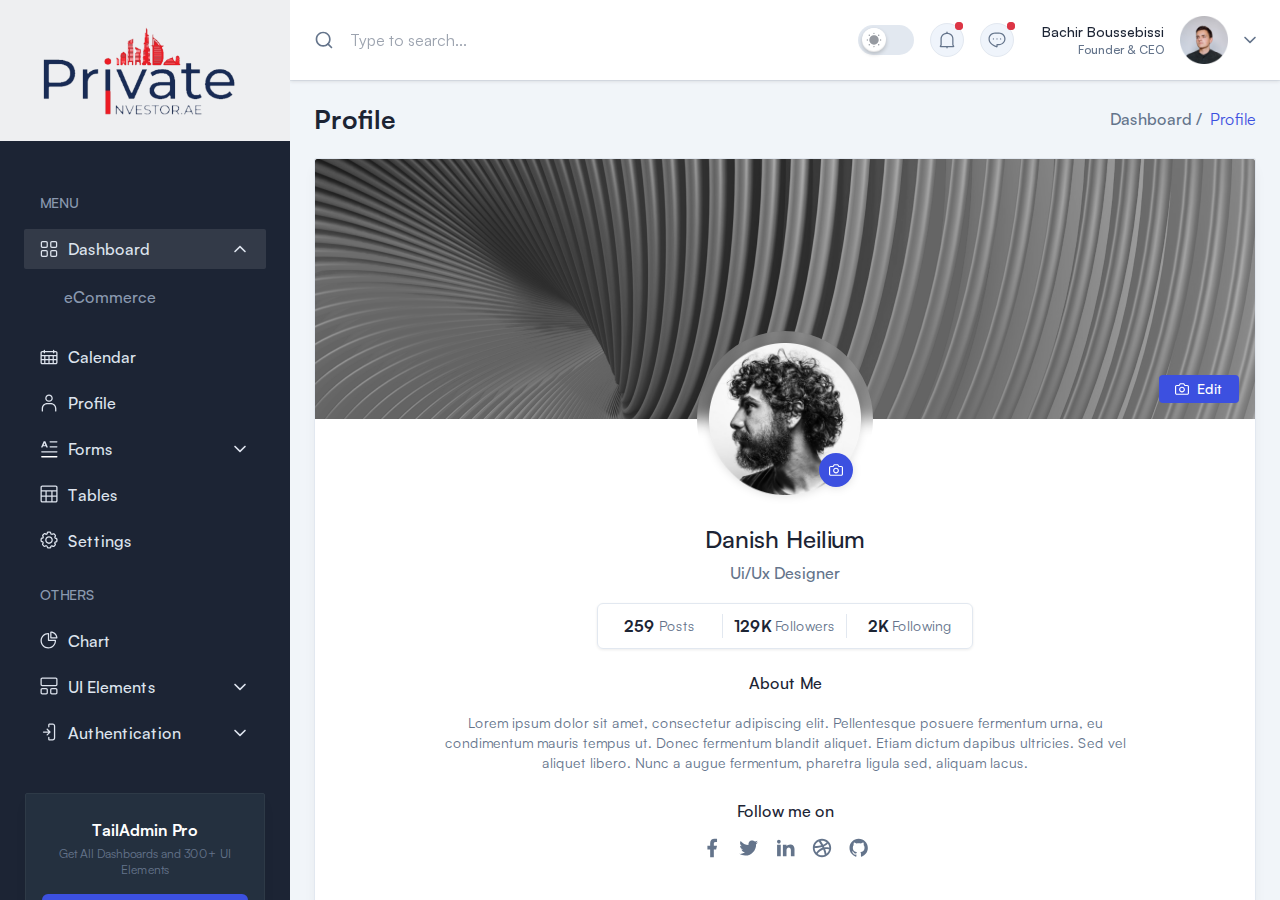
<file: profile.html>
<!DOCTYPE html>
<html lang="en">
  <head>
    <meta charset="UTF-8" />
    <meta http-equiv="X-UA-Compatible" content="IE=edge" />
    <meta name="viewport" content="width=device-width, initial-scale=1.0" />
    <title>Profile | TailAdmin - Tailwind CSS Admin Dashboard Template</title>
  <link rel="icon" href="favicon.ico"><link href="style.css" rel="stylesheet"></head>

  <body
    x-data="{ page: 'profile', 'loaded': true, 'darkMode': true, 'stickyMenu': false, 'sidebarToggle': false, 'scrollTop': false }"
    x-init="
          darkMode = JSON.parse(localStorage.getItem('darkMode'));
          $watch('darkMode', value => localStorage.setItem('darkMode', JSON.stringify(value)))"
    :class="{'dark text-bodydark bg-boxdark-2': darkMode === true}"
  >
    <!-- ===== Preloader Start ===== -->
    <div
  x-show="loaded"
  x-init="window.addEventListener('DOMContentLoaded', () => {setTimeout(() => loaded = false, 500)})"
  class="fixed left-0 top-0 z-999999 flex h-screen w-screen items-center justify-center bg-white dark:bg-black"
>
  <div
    class="h-16 w-16 animate-spin rounded-full border-4 border-solid border-primary border-t-transparent"
  ></div>
</div>

    <!-- ===== Preloader End ===== -->

    <!-- ===== Page Wrapper Start ===== -->
    <div class="flex h-screen overflow-hidden">
      <!-- ===== Sidebar Start ===== -->
      <aside
  :class="sidebarToggle ? 'translate-x-0' : '-translate-x-full'"
  class="absolute left-0 top-0 z-9999 flex h-screen w-72.5 flex-col overflow-y-hidden bg-black duration-300 ease-linear dark:bg-boxdark lg:static lg:translate-x-0"
  @click.outside="sidebarToggle = false"
>
  <!-- SIDEBAR HEADER -->
  <div class="flex items-center justify-between gap-2 px-6 py-5.5 lg:py-6.5 bg-[#eeeff1]">
    <a href="index.html">
      <img src="src/images/logo/logo.png" alt="Logo" />
    </a>

    <button
      class="block lg:hidden"
      @click.stop="sidebarToggle = !sidebarToggle"
    >
      <svg
        class="fill-current"
        width="20"
        height="18"
        viewBox="0 0 20 18"
        fill="none"
        xmlns="http://www.w3.org/2000/svg"
      >
        <path
          d="M19 8.175H2.98748L9.36248 1.6875C9.69998 1.35 9.69998 0.825 9.36248 0.4875C9.02498 0.15 8.49998 0.15 8.16248 0.4875L0.399976 8.3625C0.0624756 8.7 0.0624756 9.225 0.399976 9.5625L8.16248 17.4375C8.31248 17.5875 8.53748 17.7 8.76248 17.7C8.98748 17.7 9.17498 17.625 9.36248 17.475C9.69998 17.1375 9.69998 16.6125 9.36248 16.275L3.02498 9.8625H19C19.45 9.8625 19.825 9.4875 19.825 9.0375C19.825 8.55 19.45 8.175 19 8.175Z"
          fill=""
        />
      </svg>
    </button>
  </div>
  <!-- SIDEBAR HEADER -->

  <div
    class="no-scrollbar flex flex-col overflow-y-auto duration-300 ease-linear"
  >
    <!-- Sidebar Menu -->
    <nav
      class="mt-5 px-4 py-4 lg:mt-9 lg:px-6"
      x-data="{selected: $persist('Dashboard')}"
    >
      <!-- Menu Group -->
      <div>
        <h3 class="mb-4 ml-4 text-sm font-medium text-bodydark2">MENU</h3>

        <ul class="mb-6 flex flex-col gap-1.5">
          <!-- Menu Item Dashboard -->
          <li>
            <a
              class="group relative flex items-center gap-2.5 rounded-sm px-4 py-2 font-medium text-bodydark1 duration-300 ease-in-out hover:bg-graydark dark:hover:bg-meta-4"
              href="#"
              @click.prevent="selected = (selected === 'Dashboard' ? '':'Dashboard')"
              :class="{ 'bg-graydark dark:bg-meta-4': (selected === 'Dashboard') || (page === 'ecommerce' || page === 'analytics' || page === 'stocks') }"
            >
              <svg
                class="fill-current"
                width="18"
                height="18"
                viewBox="0 0 18 18"
                fill="none"
                xmlns="http://www.w3.org/2000/svg"
              >
                <path
                  d="M6.10322 0.956299H2.53135C1.5751 0.956299 0.787598 1.7438 0.787598 2.70005V6.27192C0.787598 7.22817 1.5751 8.01567 2.53135 8.01567H6.10322C7.05947 8.01567 7.84697 7.22817 7.84697 6.27192V2.72817C7.8751 1.7438 7.0876 0.956299 6.10322 0.956299ZM6.60947 6.30005C6.60947 6.5813 6.38447 6.8063 6.10322 6.8063H2.53135C2.2501 6.8063 2.0251 6.5813 2.0251 6.30005V2.72817C2.0251 2.44692 2.2501 2.22192 2.53135 2.22192H6.10322C6.38447 2.22192 6.60947 2.44692 6.60947 2.72817V6.30005Z"
                  fill=""
                />
                <path
                  d="M15.4689 0.956299H11.8971C10.9408 0.956299 10.1533 1.7438 10.1533 2.70005V6.27192C10.1533 7.22817 10.9408 8.01567 11.8971 8.01567H15.4689C16.4252 8.01567 17.2127 7.22817 17.2127 6.27192V2.72817C17.2127 1.7438 16.4252 0.956299 15.4689 0.956299ZM15.9752 6.30005C15.9752 6.5813 15.7502 6.8063 15.4689 6.8063H11.8971C11.6158 6.8063 11.3908 6.5813 11.3908 6.30005V2.72817C11.3908 2.44692 11.6158 2.22192 11.8971 2.22192H15.4689C15.7502 2.22192 15.9752 2.44692 15.9752 2.72817V6.30005Z"
                  fill=""
                />
                <path
                  d="M6.10322 9.92822H2.53135C1.5751 9.92822 0.787598 10.7157 0.787598 11.672V15.2438C0.787598 16.2001 1.5751 16.9876 2.53135 16.9876H6.10322C7.05947 16.9876 7.84697 16.2001 7.84697 15.2438V11.7001C7.8751 10.7157 7.0876 9.92822 6.10322 9.92822ZM6.60947 15.272C6.60947 15.5532 6.38447 15.7782 6.10322 15.7782H2.53135C2.2501 15.7782 2.0251 15.5532 2.0251 15.272V11.7001C2.0251 11.4188 2.2501 11.1938 2.53135 11.1938H6.10322C6.38447 11.1938 6.60947 11.4188 6.60947 11.7001V15.272Z"
                  fill=""
                />
                <path
                  d="M15.4689 9.92822H11.8971C10.9408 9.92822 10.1533 10.7157 10.1533 11.672V15.2438C10.1533 16.2001 10.9408 16.9876 11.8971 16.9876H15.4689C16.4252 16.9876 17.2127 16.2001 17.2127 15.2438V11.7001C17.2127 10.7157 16.4252 9.92822 15.4689 9.92822ZM15.9752 15.272C15.9752 15.5532 15.7502 15.7782 15.4689 15.7782H11.8971C11.6158 15.7782 11.3908 15.5532 11.3908 15.272V11.7001C11.3908 11.4188 11.6158 11.1938 11.8971 11.1938H15.4689C15.7502 11.1938 15.9752 11.4188 15.9752 11.7001V15.272Z"
                  fill=""
                />
              </svg>

              Dashboard

              <svg
                class="absolute right-4 top-1/2 -translate-y-1/2 fill-current"
                :class="{ 'rotate-180': (selected === 'Dashboard') }"
                width="20"
                height="20"
                viewBox="0 0 20 20"
                fill="none"
                xmlns="http://www.w3.org/2000/svg"
              >
                <path
                  fill-rule="evenodd"
                  clip-rule="evenodd"
                  d="M4.41107 6.9107C4.73651 6.58527 5.26414 6.58527 5.58958 6.9107L10.0003 11.3214L14.4111 6.91071C14.7365 6.58527 15.2641 6.58527 15.5896 6.91071C15.915 7.23614 15.915 7.76378 15.5896 8.08922L10.5896 13.0892C10.2641 13.4147 9.73651 13.4147 9.41107 13.0892L4.41107 8.08922C4.08563 7.76378 4.08563 7.23614 4.41107 6.9107Z"
                  fill=""
                />
              </svg>
            </a>

            <!-- Dropdown Menu Start -->
            <div
              class="translate transform overflow-hidden"
              :class="(selected === 'Dashboard') ? 'block' :'hidden'"
            >
              <ul class="mb-5.5 mt-4 flex flex-col gap-2.5 pl-6">
                <li>
                  <a
                    class="group relative flex items-center gap-2.5 rounded-md px-4 font-medium text-bodydark2 duration-300 ease-in-out hover:text-white"
                    href="index.html"
                    :class="page === 'ecommerce' && '!text-white'"
                    >eCommerce
                  </a>
                </li>
              </ul>
            </div>
            <!-- Dropdown Menu End -->
          </li>
          <!-- Menu Item Dashboard -->

          <!-- Menu Item Calendar -->
          <li>
            <a
              class="group relative flex items-center gap-2.5 rounded-sm px-4 py-2 font-medium text-bodydark1 duration-300 ease-in-out hover:bg-graydark dark:hover:bg-meta-4"
              href="calendar.html"
              @click="selected = (selected === 'Calendar' ? '':'Calendar')"
              :class="{ 'bg-graydark dark:bg-meta-4': (selected === 'Calendar') && (page === 'calendar') }"
            >
              <svg
                class="fill-current"
                width="18"
                height="18"
                viewBox="0 0 18 18"
                fill="none"
                xmlns="http://www.w3.org/2000/svg"
              >
                <path
                  d="M15.7499 2.9812H14.2874V2.36245C14.2874 2.02495 14.0062 1.71558 13.6405 1.71558C13.2749 1.71558 12.9937 1.99683 12.9937 2.36245V2.9812H4.97803V2.36245C4.97803 2.02495 4.69678 1.71558 4.33115 1.71558C3.96553 1.71558 3.68428 1.99683 3.68428 2.36245V2.9812H2.2499C1.29365 2.9812 0.478027 3.7687 0.478027 4.75308V14.5406C0.478027 15.4968 1.26553 16.3125 2.2499 16.3125H15.7499C16.7062 16.3125 17.5218 15.525 17.5218 14.5406V4.72495C17.5218 3.7687 16.7062 2.9812 15.7499 2.9812ZM1.77178 8.21245H4.1624V10.9968H1.77178V8.21245ZM5.42803 8.21245H8.38115V10.9968H5.42803V8.21245ZM8.38115 12.2625V15.0187H5.42803V12.2625H8.38115ZM9.64678 12.2625H12.5999V15.0187H9.64678V12.2625ZM9.64678 10.9968V8.21245H12.5999V10.9968H9.64678ZM13.8374 8.21245H16.228V10.9968H13.8374V8.21245ZM2.2499 4.24683H3.7124V4.83745C3.7124 5.17495 3.99365 5.48433 4.35928 5.48433C4.7249 5.48433 5.00615 5.20308 5.00615 4.83745V4.24683H13.0499V4.83745C13.0499 5.17495 13.3312 5.48433 13.6968 5.48433C14.0624 5.48433 14.3437 5.20308 14.3437 4.83745V4.24683H15.7499C16.0312 4.24683 16.2562 4.47183 16.2562 4.75308V6.94683H1.77178V4.75308C1.77178 4.47183 1.96865 4.24683 2.2499 4.24683ZM1.77178 14.5125V12.2343H4.1624V14.9906H2.2499C1.96865 15.0187 1.77178 14.7937 1.77178 14.5125ZM15.7499 15.0187H13.8374V12.2625H16.228V14.5406C16.2562 14.7937 16.0312 15.0187 15.7499 15.0187Z"
                  fill=""
                />
              </svg>

              Calendar
            </a>
          </li>
          <!-- Menu Item Calendar -->

          <!-- Menu Item Profile -->
          <li>
            <a
              class="group relative flex items-center gap-2.5 rounded-sm px-4 py-2 font-medium text-bodydark1 duration-300 ease-in-out hover:bg-graydark dark:hover:bg-meta-4"
              href="profile.html"
              @click="selected = (selected === 'Profile' ? '':'Profile')"
              :class="{ 'bg-graydark dark:bg-meta-4': (selected === 'Profile') && (page === 'profile') }"
              :class="page === 'profile' && 'bg-graydark'"
            >
              <svg
                class="fill-current"
                width="18"
                height="18"
                viewBox="0 0 18 18"
                fill="none"
                xmlns="http://www.w3.org/2000/svg"
              >
                <path
                  d="M9.0002 7.79065C11.0814 7.79065 12.7689 6.1594 12.7689 4.1344C12.7689 2.1094 11.0814 0.478149 9.0002 0.478149C6.91895 0.478149 5.23145 2.1094 5.23145 4.1344C5.23145 6.1594 6.91895 7.79065 9.0002 7.79065ZM9.0002 1.7719C10.3783 1.7719 11.5033 2.84065 11.5033 4.16252C11.5033 5.4844 10.3783 6.55315 9.0002 6.55315C7.62207 6.55315 6.49707 5.4844 6.49707 4.16252C6.49707 2.84065 7.62207 1.7719 9.0002 1.7719Z"
                  fill=""
                />
                <path
                  d="M10.8283 9.05627H7.17207C4.16269 9.05627 1.71582 11.5313 1.71582 14.5406V16.875C1.71582 17.2125 1.99707 17.5219 2.3627 17.5219C2.72832 17.5219 3.00957 17.2407 3.00957 16.875V14.5406C3.00957 12.2344 4.89394 10.3219 7.22832 10.3219H10.8564C13.1627 10.3219 15.0752 12.2063 15.0752 14.5406V16.875C15.0752 17.2125 15.3564 17.5219 15.7221 17.5219C16.0877 17.5219 16.3689 17.2407 16.3689 16.875V14.5406C16.2846 11.5313 13.8377 9.05627 10.8283 9.05627Z"
                  fill=""
                />
              </svg>

              Profile
            </a>
          </li>
          <!-- Menu Item Profile -->

          <!-- Menu Item Forms -->
          <li>
            <a
              class="group relative flex items-center gap-2.5 rounded-sm px-4 py-2 font-medium text-bodydark1 duration-300 ease-in-out hover:bg-graydark dark:hover:bg-meta-4"
              href="#"
              @click.prevent="selected = (selected === 'Forms' ? '':'Forms')"
              :class="{ 'bg-graydark dark:bg-meta-4': (selected === 'Forms') || (page === 'formElements' || page === 'formLayout') }"
            >
              <svg
                class="fill-current"
                width="18"
                height="18"
                viewBox="0 0 18 18"
                fill="none"
                xmlns="http://www.w3.org/2000/svg"
              >
                <path
                  d="M1.43425 7.5093H2.278C2.44675 7.5093 2.55925 7.3968 2.58737 7.31243L2.98112 6.32805H5.90612L6.27175 7.31243C6.328 7.48118 6.46862 7.5093 6.58112 7.5093H7.453C7.76237 7.48118 7.87487 7.25618 7.76237 7.03118L5.428 1.4343C5.37175 1.26555 5.3155 1.23743 5.14675 1.23743H3.88112C3.76862 1.23743 3.59987 1.29368 3.57175 1.4343L1.153 7.08743C1.0405 7.2843 1.20925 7.5093 1.43425 7.5093ZM4.47175 2.98118L5.3155 5.17493H3.59987L4.47175 2.98118Z"
                  fill=""
                />
                <path
                  d="M10.1249 2.5031H16.8749C17.2124 2.5031 17.5218 2.22185 17.5218 1.85623C17.5218 1.4906 17.2405 1.20935 16.8749 1.20935H10.1249C9.7874 1.20935 9.47803 1.4906 9.47803 1.85623C9.47803 2.22185 9.75928 2.5031 10.1249 2.5031Z"
                  fill=""
                />
                <path
                  d="M16.8749 6.21558H10.1249C9.7874 6.21558 9.47803 6.49683 9.47803 6.86245C9.47803 7.22808 9.75928 7.50933 10.1249 7.50933H16.8749C17.2124 7.50933 17.5218 7.22808 17.5218 6.86245C17.5218 6.49683 17.2124 6.21558 16.8749 6.21558Z"
                  fill=""
                />
                <path
                  d="M16.875 11.1656H1.77187C1.43438 11.1656 1.125 11.4469 1.125 11.8125C1.125 12.1781 1.40625 12.4594 1.77187 12.4594H16.875C17.2125 12.4594 17.5219 12.1781 17.5219 11.8125C17.5219 11.4469 17.2125 11.1656 16.875 11.1656Z"
                  fill=""
                />
                <path
                  d="M16.875 16.1156H1.77187C1.43438 16.1156 1.125 16.3969 1.125 16.7625C1.125 17.1281 1.40625 17.4094 1.77187 17.4094H16.875C17.2125 17.4094 17.5219 17.1281 17.5219 16.7625C17.5219 16.3969 17.2125 16.1156 16.875 16.1156Z"
                  fill="white"
                />
              </svg>

              Forms

              <svg
                class="absolute right-4 top-1/2 -translate-y-1/2 fill-current"
                :class="{ 'rotate-180': (selected === 'Forms') }"
                width="20"
                height="20"
                viewBox="0 0 20 20"
                fill="none"
                xmlns="http://www.w3.org/2000/svg"
              >
                <path
                  fill-rule="evenodd"
                  clip-rule="evenodd"
                  d="M4.41107 6.9107C4.73651 6.58527 5.26414 6.58527 5.58958 6.9107L10.0003 11.3214L14.4111 6.91071C14.7365 6.58527 15.2641 6.58527 15.5896 6.91071C15.915 7.23614 15.915 7.76378 15.5896 8.08922L10.5896 13.0892C10.2641 13.4147 9.73651 13.4147 9.41107 13.0892L4.41107 8.08922C4.08563 7.76378 4.08563 7.23614 4.41107 6.9107Z"
                  fill=""
                />
              </svg>
            </a>

            <!-- Dropdown Menu Start -->
            <div
              class="translate transform overflow-hidden"
              :class="(selected === 'Forms') ? 'block' :'hidden'"
            >
              <ul class="mb-5.5 mt-4 flex flex-col gap-2.5 pl-6">
                <li>
                  <a
                    class="group relative flex items-center gap-2.5 rounded-md px-4 font-medium text-bodydark2 duration-300 ease-in-out hover:text-white"
                    href="form-elements.html"
                    :class="page === 'formElements' && '!text-white'"
                    >Form Elements</a
                  >
                </li>
                <li>
                  <a
                    class="group relative flex items-center gap-2.5 rounded-md px-4 font-medium text-bodydark2 duration-300 ease-in-out hover:text-white"
                    href="form-layout.html"
                    :class="page === 'formLayout' && '!text-white'"
                    >Form Layout</a
                  >
                </li>
              </ul>
            </div>
            <!-- Dropdown Menu End -->
          </li>
          <!-- Menu Item Forms -->

          <!-- Menu Item Tables -->
          <li>
            <a
              class="group relative flex items-center gap-2.5 rounded-sm py-2 px-4 font-medium text-bodydark1 duration-300 ease-in-out hover:bg-graydark dark:hover:bg-meta-4"
              href="tables.html"
              @click="selected = (selected === 'Tables' ? '':'Tables')"
              :class="{ 'bg-graydark dark:bg-meta-4': (selected === 'Tables') && (page === 'tables') }"
            >
              <svg
                class="fill-current"
                width="18"
                height="19"
                viewBox="0 0 18 19"
                fill="none"
                xmlns="http://www.w3.org/2000/svg"
              >
                <g clip-path="url(#clip0_130_9756)">
                  <path
                    d="M15.7501 0.55835H2.2501C1.29385 0.55835 0.506348 1.34585 0.506348 2.3021V15.8021C0.506348 16.7584 1.29385 17.574 2.27822 17.574H15.7782C16.7345 17.574 17.5501 16.7865 17.5501 15.8021V2.3021C17.522 1.34585 16.7063 0.55835 15.7501 0.55835ZM6.69385 10.599V6.4646H11.3063V10.5709H6.69385V10.599ZM11.3063 11.8646V16.3083H6.69385V11.8646H11.3063ZM1.77197 6.4646H5.45635V10.5709H1.77197V6.4646ZM12.572 6.4646H16.2563V10.5709H12.572V6.4646ZM2.2501 1.82397H15.7501C16.0313 1.82397 16.2563 2.04897 16.2563 2.33022V5.2271H1.77197V2.3021C1.77197 2.02085 1.96885 1.82397 2.2501 1.82397ZM1.77197 15.8021V11.8646H5.45635V16.3083H2.2501C1.96885 16.3083 1.77197 16.0834 1.77197 15.8021ZM15.7501 16.3083H12.572V11.8646H16.2563V15.8021C16.2563 16.0834 16.0313 16.3083 15.7501 16.3083Z"
                    fill=""
                  />
                </g>
                <defs>
                  <clipPath id="clip0_130_9756">
                    <rect
                      width="18"
                      height="18"
                      fill="white"
                      transform="translate(0 0.052124)"
                    />
                  </clipPath>
                </defs>
              </svg>

              Tables
            </a>
          </li>
          <!-- Menu Item Tables -->

          <!-- Menu Item Settings -->
          <li>
            <a
              class="group relative flex items-center gap-2.5 rounded-sm py-2 px-4 font-medium text-bodydark1 duration-300 ease-in-out hover:bg-graydark dark:hover:bg-meta-4"
              href="settings.html"
              @click="selected = (selected === 'Settings' ? '':'Settings')"
              :class="{ 'bg-graydark dark:bg-meta-4': (selected === 'Settings') && (page === 'settings') }"
              :class="page === 'settings' && 'bg-graydark'"
            >
              <svg
                class="fill-current"
                width="18"
                height="19"
                viewBox="0 0 18 19"
                fill="none"
                xmlns="http://www.w3.org/2000/svg"
              >
                <g clip-path="url(#clip0_130_9763)">
                  <path
                    d="M17.0721 7.30835C16.7909 6.99897 16.3971 6.83022 15.9752 6.83022H15.8909C15.7502 6.83022 15.6377 6.74585 15.6096 6.63335C15.5815 6.52085 15.5252 6.43647 15.4971 6.32397C15.4409 6.21147 15.4971 6.09897 15.5815 6.0146L15.6377 5.95835C15.9471 5.6771 16.1159 5.28335 16.1159 4.86147C16.1159 4.4396 15.9752 4.04585 15.6659 3.73647L14.569 2.61147C13.9784 1.99272 12.9659 1.9646 12.3471 2.58335L12.2627 2.6396C12.1784 2.72397 12.0377 2.7521 11.8971 2.69585C11.7846 2.6396 11.6721 2.58335 11.5315 2.55522C11.3909 2.49897 11.3065 2.38647 11.3065 2.27397V2.13335C11.3065 1.26147 10.6034 0.55835 9.73148 0.55835H8.15648C7.7346 0.55835 7.34085 0.7271 7.0596 1.00835C6.75023 1.31772 6.6096 1.71147 6.6096 2.10522V2.21772C6.6096 2.33022 6.52523 2.44272 6.41273 2.49897C6.35648 2.5271 6.32835 2.5271 6.2721 2.55522C6.1596 2.61147 6.01898 2.58335 5.9346 2.49897L5.87835 2.4146C5.5971 2.10522 5.20335 1.93647 4.78148 1.93647C4.3596 1.93647 3.96585 2.0771 3.65648 2.38647L2.53148 3.48335C1.91273 4.07397 1.8846 5.08647 2.50335 5.70522L2.5596 5.7896C2.64398 5.87397 2.6721 6.0146 2.61585 6.09897C2.5596 6.21147 2.53148 6.29585 2.47523 6.40835C2.41898 6.52085 2.3346 6.5771 2.19398 6.5771H2.1096C1.68773 6.5771 1.29398 6.71772 0.984604 7.0271C0.675229 7.30835 0.506479 7.7021 0.506479 8.12397L0.478354 9.69897C0.450229 10.5708 1.15335 11.274 2.02523 11.3021H2.1096C2.25023 11.3021 2.36273 11.3865 2.39085 11.499C2.4471 11.5833 2.50335 11.6677 2.53148 11.7802C2.5596 11.8927 2.53148 12.0052 2.4471 12.0896L2.39085 12.1458C2.08148 12.4271 1.91273 12.8208 1.91273 13.2427C1.91273 13.6646 2.05335 14.0583 2.36273 14.3677L3.4596 15.4927C4.05023 16.1115 5.06273 16.1396 5.68148 15.5208L5.76585 15.4646C5.85023 15.3802 5.99085 15.3521 6.13148 15.4083C6.24398 15.4646 6.35648 15.5208 6.4971 15.549C6.63773 15.6052 6.7221 15.7177 6.7221 15.8302V15.9427C6.7221 16.8146 7.42523 17.5177 8.2971 17.5177H9.8721C10.744 17.5177 11.4471 16.8146 11.4471 15.9427V15.8302C11.4471 15.7177 11.5315 15.6052 11.644 15.549C11.7002 15.5208 11.7284 15.5208 11.7846 15.4927C11.9252 15.4365 12.0377 15.4646 12.1221 15.549L12.1784 15.6333C12.4596 15.9427 12.8534 16.1115 13.2752 16.1115C13.6971 16.1115 14.0909 15.9708 14.4002 15.6615L15.5252 14.5646C16.144 13.974 16.1721 12.9615 15.5534 12.3427L15.4971 12.2583C15.4127 12.174 15.3846 12.0333 15.4409 11.949C15.4971 11.8365 15.5252 11.7521 15.5815 11.6396C15.6377 11.5271 15.7502 11.4708 15.8627 11.4708H15.9471H15.9752C16.819 11.4708 17.5221 10.7958 17.5502 9.92397L17.5784 8.34897C17.5221 8.01147 17.3534 7.5896 17.0721 7.30835ZM16.2284 9.9521C16.2284 10.1208 16.0877 10.2615 15.919 10.2615H15.8346H15.8065C15.1596 10.2615 14.569 10.6552 14.344 11.2177C14.3159 11.3021 14.2596 11.3865 14.2315 11.4708C13.9784 12.0333 14.0909 12.7365 14.5409 13.1865L14.5971 13.2708C14.7096 13.3833 14.7096 13.5802 14.5971 13.6927L13.4721 14.7896C13.3877 14.874 13.3034 14.874 13.2471 14.874C13.1909 14.874 13.1065 14.874 13.0221 14.7896L12.9659 14.7052C12.5159 14.2271 11.8409 14.0865 11.2221 14.3677L11.1096 14.424C10.4909 14.6771 10.0971 15.2396 10.0971 15.8865V15.999C10.0971 16.1677 9.95648 16.3083 9.78773 16.3083H8.21273C8.04398 16.3083 7.90335 16.1677 7.90335 15.999V15.8865C7.90335 15.2396 7.5096 14.649 6.89085 14.424C6.80648 14.3958 6.69398 14.3396 6.6096 14.3115C6.3846 14.199 6.1596 14.1708 5.9346 14.1708C5.54085 14.1708 5.1471 14.3115 4.83773 14.6208L4.78148 14.649C4.66898 14.7615 4.4721 14.7615 4.3596 14.649L3.26273 13.524C3.17835 13.4396 3.17835 13.3552 3.17835 13.299C3.17835 13.2427 3.17835 13.1583 3.26273 13.074L3.31898 13.0177C3.7971 12.5677 3.93773 11.8646 3.6846 11.3021C3.65648 11.2177 3.62835 11.1333 3.5721 11.049C3.3471 10.4583 2.7846 10.0365 2.13773 10.0365H2.05335C1.8846 10.0365 1.74398 9.89585 1.74398 9.7271L1.7721 8.1521C1.7721 8.0396 1.82835 7.98335 1.85648 7.9271C1.8846 7.89897 1.96898 7.84272 2.08148 7.84272H2.16585C2.81273 7.87085 3.40335 7.4771 3.65648 6.88647C3.6846 6.8021 3.74085 6.71772 3.76898 6.63335C4.0221 6.07085 3.9096 5.36772 3.4596 4.91772L3.40335 4.83335C3.29085 4.72085 3.29085 4.52397 3.40335 4.41147L4.52835 3.3146C4.61273 3.23022 4.6971 3.23022 4.75335 3.23022C4.8096 3.23022 4.89398 3.23022 4.97835 3.3146L5.0346 3.39897C5.4846 3.8771 6.1596 4.01772 6.77835 3.7646L6.89085 3.70835C7.5096 3.45522 7.90335 2.89272 7.90335 2.24585V2.13335C7.90335 2.02085 7.9596 1.9646 7.98773 1.90835C8.01585 1.8521 8.10023 1.82397 8.21273 1.82397H9.78773C9.95648 1.82397 10.0971 1.9646 10.0971 2.13335V2.24585C10.0971 2.89272 10.4909 3.48335 11.1096 3.70835C11.194 3.73647 11.3065 3.79272 11.3909 3.82085C11.9815 4.1021 12.6846 3.9896 13.1627 3.5396L13.2471 3.48335C13.3596 3.37085 13.5565 3.37085 13.669 3.48335L14.7659 4.60835C14.8502 4.69272 14.8502 4.7771 14.8502 4.83335C14.8502 4.8896 14.8221 4.97397 14.7659 5.05835L14.7096 5.1146C14.2034 5.53647 14.0627 6.2396 14.2877 6.8021C14.3159 6.88647 14.344 6.97085 14.4002 7.05522C14.6252 7.64585 15.1877 8.06772 15.8346 8.06772H15.919C16.0315 8.06772 16.0877 8.12397 16.144 8.1521C16.2002 8.18022 16.2284 8.2646 16.2284 8.3771V9.9521Z"
                    fill=""
                  />
                  <path
                    d="M9.00029 5.22705C6.89092 5.22705 5.17529 6.94268 5.17529 9.05205C5.17529 11.1614 6.89092 12.8771 9.00029 12.8771C11.1097 12.8771 12.8253 11.1614 12.8253 9.05205C12.8253 6.94268 11.1097 5.22705 9.00029 5.22705ZM9.00029 11.6114C7.59404 11.6114 6.44092 10.4583 6.44092 9.05205C6.44092 7.6458 7.59404 6.49268 9.00029 6.49268C10.4065 6.49268 11.5597 7.6458 11.5597 9.05205C11.5597 10.4583 10.4065 11.6114 9.00029 11.6114Z"
                    fill=""
                  />
                </g>
                <defs>
                  <clipPath id="clip0_130_9763">
                    <rect
                      width="18"
                      height="18"
                      fill="white"
                      transform="translate(0 0.052124)"
                    />
                  </clipPath>
                </defs>
              </svg>

              Settings
            </a>
          </li>
          <!-- Menu Item Settings -->
        </ul>
      </div>

      <!-- Others Group -->
      <div>
        <h3 class="mb-4 ml-4 text-sm font-medium text-bodydark2">OTHERS</h3>

        <ul class="mb-6 flex flex-col gap-1.5">
          <!-- Menu Item Chart -->
          <li>
            <a
              class="group relative flex items-center gap-2.5 rounded-sm py-2 px-4 font-medium text-bodydark1 duration-300 ease-in-out hover:bg-graydark dark:hover:bg-meta-4"
              href="chart.html"
              @click="selected = (selected === 'Chart' ? '':'Chart')"
              :class="{ 'bg-graydark dark:bg-meta-4': (selected === 'Chart') && (page === 'Chart') }"
            >
              <svg
                class="fill-current"
                width="18"
                height="19"
                viewBox="0 0 18 19"
                fill="none"
                xmlns="http://www.w3.org/2000/svg"
              >
                <g clip-path="url(#clip0_130_9801)">
                  <path
                    d="M10.8563 0.55835C10.5188 0.55835 10.2095 0.8396 10.2095 1.20522V6.83022C10.2095 7.16773 10.4907 7.4771 10.8563 7.4771H16.8751C17.0438 7.4771 17.2126 7.39272 17.3251 7.28022C17.4376 7.1396 17.4938 6.97085 17.4938 6.8021C17.2688 3.28647 14.3438 0.55835 10.8563 0.55835ZM11.4751 6.15522V1.8521C13.8095 2.13335 15.6938 3.8771 16.1438 6.18335H11.4751V6.15522Z"
                    fill=""
                  />
                  <path
                    d="M15.3845 8.7427H9.1126V2.69582C9.1126 2.35832 8.83135 2.07707 8.49385 2.07707C8.40947 2.07707 8.3251 2.07707 8.24072 2.07707C3.96572 2.04895 0.506348 5.53645 0.506348 9.81145C0.506348 14.0864 3.99385 17.5739 8.26885 17.5739C12.5438 17.5739 16.0313 14.0864 16.0313 9.81145C16.0313 9.6427 16.0313 9.47395 16.0032 9.33332C16.0032 8.99582 15.722 8.7427 15.3845 8.7427ZM8.26885 16.3083C4.66885 16.3083 1.77197 13.4114 1.77197 9.81145C1.77197 6.3802 4.47197 3.53957 7.8751 3.3427V9.36145C7.8751 9.69895 8.15635 10.0083 8.52197 10.0083H14.7938C14.6813 13.4958 11.7845 16.3083 8.26885 16.3083Z"
                    fill=""
                  />
                </g>
                <defs>
                  <clipPath id="clip0_130_9801">
                    <rect
                      width="18"
                      height="18"
                      fill="white"
                      transform="translate(0 0.052124)"
                    />
                  </clipPath>
                </defs>
              </svg>

              Chart
            </a>
          </li>
          <!-- Menu Item Chart -->

          <!-- Menu Item Ui Elements -->
          <li>
            <a
              class="group relative flex items-center gap-2.5 rounded-sm px-4 py-2 font-medium text-bodydark1 duration-300 ease-in-out hover:bg-graydark dark:hover:bg-meta-4"
              href="#"
              @click.prevent="selected = (selected === 'UiElements' ? '':'UiElements')"
              :class="{ 'bg-graydark dark:bg-meta-4': (selected === 'UiElements') || (page === 'alerts' || page === 'buttons') }"
            >
              <svg
                class="fill-current"
                width="18"
                height="19"
                viewBox="0 0 18 19"
                fill="none"
                xmlns="http://www.w3.org/2000/svg"
              >
                <g clip-path="url(#clip0_130_9807)">
                  <path
                    d="M15.7501 0.55835H2.2501C1.29385 0.55835 0.506348 1.34585 0.506348 2.3021V7.53335C0.506348 8.4896 1.29385 9.2771 2.2501 9.2771H15.7501C16.7063 9.2771 17.4938 8.4896 17.4938 7.53335V2.3021C17.4938 1.34585 16.7063 0.55835 15.7501 0.55835ZM16.2563 7.53335C16.2563 7.8146 16.0313 8.0396 15.7501 8.0396H2.2501C1.96885 8.0396 1.74385 7.8146 1.74385 7.53335V2.3021C1.74385 2.02085 1.96885 1.79585 2.2501 1.79585H15.7501C16.0313 1.79585 16.2563 2.02085 16.2563 2.3021V7.53335Z"
                    fill=""
                  />
                  <path
                    d="M6.13135 10.9646H2.2501C1.29385 10.9646 0.506348 11.7521 0.506348 12.7083V15.8021C0.506348 16.7583 1.29385 17.5458 2.2501 17.5458H6.13135C7.0876 17.5458 7.8751 16.7583 7.8751 15.8021V12.7083C7.90322 11.7521 7.11572 10.9646 6.13135 10.9646ZM6.6376 15.8021C6.6376 16.0833 6.4126 16.3083 6.13135 16.3083H2.2501C1.96885 16.3083 1.74385 16.0833 1.74385 15.8021V12.7083C1.74385 12.4271 1.96885 12.2021 2.2501 12.2021H6.13135C6.4126 12.2021 6.6376 12.4271 6.6376 12.7083V15.8021Z"
                    fill=""
                  />
                  <path
                    d="M15.75 10.9646H11.8688C10.9125 10.9646 10.125 11.7521 10.125 12.7083V15.8021C10.125 16.7583 10.9125 17.5458 11.8688 17.5458H15.75C16.7063 17.5458 17.4938 16.7583 17.4938 15.8021V12.7083C17.4938 11.7521 16.7063 10.9646 15.75 10.9646ZM16.2562 15.8021C16.2562 16.0833 16.0312 16.3083 15.75 16.3083H11.8688C11.5875 16.3083 11.3625 16.0833 11.3625 15.8021V12.7083C11.3625 12.4271 11.5875 12.2021 11.8688 12.2021H15.75C16.0312 12.2021 16.2562 12.4271 16.2562 12.7083V15.8021Z"
                    fill=""
                  />
                </g>
                <defs>
                  <clipPath id="clip0_130_9807">
                    <rect
                      width="18"
                      height="18"
                      fill="white"
                      transform="translate(0 0.052124)"
                    />
                  </clipPath>
                </defs>
              </svg>

              UI Elements

              <svg
                class="absolute right-4 top-1/2 -translate-y-1/2 fill-current"
                :class="{ 'rotate-180': (selected === 'UiElements') }"
                width="20"
                height="20"
                viewBox="0 0 20 20"
                fill="none"
                xmlns="http://www.w3.org/2000/svg"
              >
                <path
                  fill-rule="evenodd"
                  clip-rule="evenodd"
                  d="M4.41107 6.9107C4.73651 6.58527 5.26414 6.58527 5.58958 6.9107L10.0003 11.3214L14.4111 6.91071C14.7365 6.58527 15.2641 6.58527 15.5896 6.91071C15.915 7.23614 15.915 7.76378 15.5896 8.08922L10.5896 13.0892C10.2641 13.4147 9.73651 13.4147 9.41107 13.0892L4.41107 8.08922C4.08563 7.76378 4.08563 7.23614 4.41107 6.9107Z"
                  fill=""
                />
              </svg>
            </a>

            <!-- Dropdown Menu Start -->
            <div
              class="translate transform overflow-hidden"
              :class="(selected === 'UiElements') ? 'block' :'hidden'"
            >
              <ul class="mb-3 mt-4 flex flex-col gap-2 pl-6">
                <li>
                  <a
                    class="group relative flex items-center gap-2.5 rounded-md px-4 font-medium text-bodydark2 duration-300 ease-in-out hover:text-white"
                    href="alerts.html"
                    :class="page === 'alerts' && '!text-white'"
                    >Alerts</a
                  >
                </li>

                <li>
                  <a
                    class="group relative flex items-center gap-2.5 rounded-md px-4 font-medium text-bodydark2 duration-300 ease-in-out hover:text-white"
                    href="buttons.html"
                    :class="page === 'buttons' && '!text-white'"
                    >Buttons</a
                  >
                </li>
              </ul>
            </div>
            <!-- Dropdown Menu End -->
          </li>
          <!-- Menu Item Ui Elements -->

          <!-- Menu Item Auth Pages -->
          <li>
            <a
              class="group relative flex items-center gap-2.5 rounded-sm px-4 py-2 font-medium text-bodydark1 duration-300 ease-in-out hover:bg-graydark dark:hover:bg-meta-4"
              href="#"
              @click.prevent="selected = (selected === 'AuthPages' ? '':'AuthPages')"
              :class="{ 'bg-graydark dark:bg-meta-4': (selected === 'AuthPages') || (page === 'register' || page === 'login') }"
            >
              <svg
                class="fill-current"
                width="18"
                height="19"
                viewBox="0 0 18 19"
                fill="none"
                xmlns="http://www.w3.org/2000/svg"
              >
                <g clip-path="url(#clip0_130_9814)">
                  <path
                    d="M12.7127 0.55835H9.53457C8.80332 0.55835 8.18457 1.1771 8.18457 1.90835V3.84897C8.18457 4.18647 8.46582 4.46772 8.80332 4.46772C9.14082 4.46772 9.45019 4.18647 9.45019 3.84897V1.88022C9.45019 1.82397 9.47832 1.79585 9.53457 1.79585H12.7127C13.3877 1.79585 13.9221 2.33022 13.9221 3.00522V15.0709C13.9221 15.7459 13.3877 16.2802 12.7127 16.2802H9.53457C9.47832 16.2802 9.45019 16.2521 9.45019 16.1959V14.2552C9.45019 13.9177 9.16894 13.6365 8.80332 13.6365C8.43769 13.6365 8.18457 13.9177 8.18457 14.2552V16.1959C8.18457 16.9271 8.80332 17.5459 9.53457 17.5459H12.7127C14.0908 17.5459 15.1877 16.4209 15.1877 15.0709V3.03335C15.1877 1.65522 14.0627 0.55835 12.7127 0.55835Z"
                    fill=""
                  />
                  <path
                    d="M10.4346 8.60205L7.62207 5.7333C7.36895 5.48018 6.97519 5.48018 6.72207 5.7333C6.46895 5.98643 6.46895 6.38018 6.72207 6.6333L8.46582 8.40518H3.45957C3.12207 8.40518 2.84082 8.68643 2.84082 9.02393C2.84082 9.36143 3.12207 9.64268 3.45957 9.64268H8.49395L6.72207 11.4427C6.46895 11.6958 6.46895 12.0896 6.72207 12.3427C6.83457 12.4552 7.00332 12.5114 7.17207 12.5114C7.34082 12.5114 7.50957 12.4552 7.62207 12.3145L10.4346 9.4458C10.6877 9.24893 10.6877 8.85518 10.4346 8.60205Z"
                    fill=""
                  />
                </g>
                <defs>
                  <clipPath id="clip0_130_9814">
                    <rect
                      width="18"
                      height="18"
                      fill="white"
                      transform="translate(0 0.052124)"
                    />
                  </clipPath>
                </defs>
              </svg>

              Authentication

              <svg
                class="absolute right-4 top-1/2 -translate-y-1/2 fill-current"
                :class="{ 'rotate-180': (selected === 'AuthPages') }"
                width="20"
                height="20"
                viewBox="0 0 20 20"
                fill="none"
                xmlns="http://www.w3.org/2000/svg"
              >
                <path
                  fill-rule="evenodd"
                  clip-rule="evenodd"
                  d="M4.41107 6.9107C4.73651 6.58527 5.26414 6.58527 5.58958 6.9107L10.0003 11.3214L14.4111 6.91071C14.7365 6.58527 15.2641 6.58527 15.5896 6.91071C15.915 7.23614 15.915 7.76378 15.5896 8.08922L10.5896 13.0892C10.2641 13.4147 9.73651 13.4147 9.41107 13.0892L4.41107 8.08922C4.08563 7.76378 4.08563 7.23614 4.41107 6.9107Z"
                  fill=""
                />
              </svg>
            </a>

            <!-- Dropdown Menu Start -->
            <div
              class="translate transform overflow-hidden"
              :class="(selected === 'AuthPages') ? 'block' :'hidden'"
            >
              <ul class="mb-3 mt-4 flex flex-col gap-2 pl-6">
                <li>
                  <a
                    class="group relative flex items-center gap-2.5 rounded-md px-4 font-medium text-bodydark2 duration-300 ease-in-out hover:text-white"
                    href="signin.html"
                    :class="page === 'signin' && '!text-white'"
                    >Sign In</a
                  >
                </li>
                <li>
                  <a
                    class="group relative flex items-center gap-2.5 rounded-md px-4 font-medium text-bodydark2 duration-300 ease-in-out hover:text-white"
                    href="signup.html"
                    :class="page === 'signup' && '!text-white'"
                    >Sign Up</a
                  >
                </li>
              </ul>
            </div>
            <!-- Dropdown Menu End -->
          </li>
          <!-- Menu Item Auth Pages -->
        </ul>
      </div>
    </nav>
    <!-- Sidebar Menu -->

    <!-- Promo Box -->
    <div
      class="mx-auto mb-10 w-full max-w-60 rounded-sm border border-strokedark bg-boxdark px-4 py-6 text-center shadow-default"
    >
      <h3 class="mb-1 font-semibold text-white">TailAdmin Pro</h3>
      <p class="mb-4 text-xs">Get All Dashboards and 300+ UI Elements</p>
      <a
        href="https://tailadmin.com/pricing"
        target="_blank"
        rel="nofollow"
        class="flex items-center justify-center rounded-md bg-primary p-2 text-white hover:bg-opacity-95"
      >
        Purchase Now
      </a>
    </div>
    <!-- Promo Box -->
  </div>
</aside>

      <!-- ===== Sidebar End ===== -->

      <!-- ===== Content Area Start ===== -->
      <div
        class="relative flex flex-1 flex-col overflow-y-auto overflow-x-hidden"
      >
        <!-- ===== Header Start ===== -->
        <header
  class="sticky top-0 z-999 flex w-full bg-white drop-shadow-1 dark:bg-boxdark dark:drop-shadow-none"
>
  <div
    class="flex flex-grow items-center justify-between px-4 py-4 shadow-2 md:px-6 2xl:px-11"
  >
    <div class="flex items-center gap-2 sm:gap-4 lg:hidden">
      <!-- Hamburger Toggle BTN -->
      <button
        class="z-99999 block rounded-sm border border-stroke bg-white p-1.5 shadow-sm dark:border-strokedark dark:bg-boxdark lg:hidden"
        @click.stop="sidebarToggle = !sidebarToggle"
      >
        <span class="relative block h-5.5 w-5.5 cursor-pointer">
          <span class="du-block absolute right-0 h-full w-full">
            <span
              class="relative left-0 top-0 my-1 block h-0.5 w-0 rounded-sm bg-black delay-[0] duration-200 ease-in-out dark:bg-white"
              :class="{ '!w-full delay-300': !sidebarToggle }"
            ></span>
            <span
              class="relative left-0 top-0 my-1 block h-0.5 w-0 rounded-sm bg-black delay-150 duration-200 ease-in-out dark:bg-white"
              :class="{ '!w-full delay-400': !sidebarToggle }"
            ></span>
            <span
              class="relative left-0 top-0 my-1 block h-0.5 w-0 rounded-sm bg-black delay-200 duration-200 ease-in-out dark:bg-white"
              :class="{ '!w-full delay-500': !sidebarToggle }"
            ></span>
          </span>
          <span class="du-block absolute right-0 h-full w-full rotate-45">
            <span
              class="absolute left-2.5 top-0 block h-full w-0.5 rounded-sm bg-black delay-300 duration-200 ease-in-out dark:bg-white"
              :class="{ '!h-0 delay-[0]': !sidebarToggle }"
            ></span>
            <span
              class="delay-400 absolute left-0 top-2.5 block h-0.5 w-full rounded-sm bg-black duration-200 ease-in-out dark:bg-white"
              :class="{ '!h-0 dealy-200': !sidebarToggle }"
            ></span>
          </span>
        </span>
      </button>
      <!-- Hamburger Toggle BTN -->
      <a class="block flex-shrink-0 lg:hidden" href="index.html">
        <img src="src/images/logo/logo.png" alt="Logo" />
      </a>
    </div>
    <div class="hidden sm:block">
      <form action="https://formbold.com/s/unique_form_id" method="POST">
        <div class="relative">
          <button class="absolute left-0 top-1/2 -translate-y-1/2">
            <svg
              class="fill-body hover:fill-primary dark:fill-bodydark dark:hover:fill-primary"
              width="20"
              height="20"
              viewBox="0 0 20 20"
              fill="none"
              xmlns="http://www.w3.org/2000/svg"
            >
              <path
                fill-rule="evenodd"
                clip-rule="evenodd"
                d="M9.16666 3.33332C5.945 3.33332 3.33332 5.945 3.33332 9.16666C3.33332 12.3883 5.945 15 9.16666 15C12.3883 15 15 12.3883 15 9.16666C15 5.945 12.3883 3.33332 9.16666 3.33332ZM1.66666 9.16666C1.66666 5.02452 5.02452 1.66666 9.16666 1.66666C13.3088 1.66666 16.6667 5.02452 16.6667 9.16666C16.6667 13.3088 13.3088 16.6667 9.16666 16.6667C5.02452 16.6667 1.66666 13.3088 1.66666 9.16666Z"
                fill=""
              />
              <path
                fill-rule="evenodd"
                clip-rule="evenodd"
                d="M13.2857 13.2857C13.6112 12.9603 14.1388 12.9603 14.4642 13.2857L18.0892 16.9107C18.4147 17.2362 18.4147 17.7638 18.0892 18.0892C17.7638 18.4147 17.2362 18.4147 16.9107 18.0892L13.2857 14.4642C12.9603 14.1388 12.9603 13.6112 13.2857 13.2857Z"
                fill=""
              />
            </svg>
          </button>

          <input
            type="text"
            placeholder="Type to search..."
            class="w-full bg-transparent pl-9 pr-4 focus:outline-none xl:w-125"
          />
        </div>
      </form>
    </div>

    <div class="flex items-center gap-3 2xsm:gap-7">
      <ul class="flex items-center gap-2 2xsm:gap-4">
        <li>
          <!-- Dark Mode Toggler -->
          <label
            :class="darkMode ? 'bg-primary' : 'bg-stroke'"
            class="relative m-0 block h-7.5 w-14 rounded-full"
          >
            <input
              type="checkbox"
              :value="darkMode"
              @change="darkMode = !darkMode"
              class="absolute top-0 z-50 m-0 h-full w-full cursor-pointer opacity-0"
            />
            <span
              :class="darkMode && '!right-1 !translate-x-full'"
              class="absolute left-1 top-1/2 flex h-6 w-6 -translate-y-1/2 translate-x-0 items-center justify-center rounded-full bg-white shadow-switcher duration-75 ease-linear"
            >
              <span class="dark:hidden">
                <svg
                  width="16"
                  height="16"
                  viewBox="0 0 16 16"
                  fill="none"
                  xmlns="http://www.w3.org/2000/svg"
                >
                  <path
                    d="M7.99992 12.6666C10.5772 12.6666 12.6666 10.5772 12.6666 7.99992C12.6666 5.42259 10.5772 3.33325 7.99992 3.33325C5.42259 3.33325 3.33325 5.42259 3.33325 7.99992C3.33325 10.5772 5.42259 12.6666 7.99992 12.6666Z"
                    fill="#969AA1"
                  />
                  <path
                    d="M8.00008 15.3067C7.63341 15.3067 7.33342 15.0334 7.33342 14.6667V14.6134C7.33342 14.2467 7.63341 13.9467 8.00008 13.9467C8.36675 13.9467 8.66675 14.2467 8.66675 14.6134C8.66675 14.9801 8.36675 15.3067 8.00008 15.3067ZM12.7601 13.4267C12.5867 13.4267 12.4201 13.3601 12.2867 13.2334L12.2001 13.1467C11.9401 12.8867 11.9401 12.4667 12.2001 12.2067C12.4601 11.9467 12.8801 11.9467 13.1401 12.2067L13.2267 12.2934C13.4867 12.5534 13.4867 12.9734 13.2267 13.2334C13.1001 13.3601 12.9334 13.4267 12.7601 13.4267ZM3.24008 13.4267C3.06675 13.4267 2.90008 13.3601 2.76675 13.2334C2.50675 12.9734 2.50675 12.5534 2.76675 12.2934L2.85342 12.2067C3.11342 11.9467 3.53341 11.9467 3.79341 12.2067C4.05341 12.4667 4.05341 12.8867 3.79341 13.1467L3.70675 13.2334C3.58008 13.3601 3.40675 13.4267 3.24008 13.4267ZM14.6667 8.66675H14.6134C14.2467 8.66675 13.9467 8.36675 13.9467 8.00008C13.9467 7.63341 14.2467 7.33342 14.6134 7.33342C14.9801 7.33342 15.3067 7.63341 15.3067 8.00008C15.3067 8.36675 15.0334 8.66675 14.6667 8.66675ZM1.38675 8.66675H1.33341C0.966748 8.66675 0.666748 8.36675 0.666748 8.00008C0.666748 7.63341 0.966748 7.33342 1.33341 7.33342C1.70008 7.33342 2.02675 7.63341 2.02675 8.00008C2.02675 8.36675 1.75341 8.66675 1.38675 8.66675ZM12.6734 3.99341C12.5001 3.99341 12.3334 3.92675 12.2001 3.80008C11.9401 3.54008 11.9401 3.12008 12.2001 2.86008L12.2867 2.77341C12.5467 2.51341 12.9667 2.51341 13.2267 2.77341C13.4867 3.03341 13.4867 3.45341 13.2267 3.71341L13.1401 3.80008C13.0134 3.92675 12.8467 3.99341 12.6734 3.99341ZM3.32675 3.99341C3.15341 3.99341 2.98675 3.92675 2.85342 3.80008L2.76675 3.70675C2.50675 3.44675 2.50675 3.02675 2.76675 2.76675C3.02675 2.50675 3.44675 2.50675 3.70675 2.76675L3.79341 2.85342C4.05341 3.11342 4.05341 3.53341 3.79341 3.79341C3.66675 3.92675 3.49341 3.99341 3.32675 3.99341ZM8.00008 2.02675C7.63341 2.02675 7.33342 1.75341 7.33342 1.38675V1.33341C7.33342 0.966748 7.63341 0.666748 8.00008 0.666748C8.36675 0.666748 8.66675 0.966748 8.66675 1.33341C8.66675 1.70008 8.36675 2.02675 8.00008 2.02675Z"
                    fill="#969AA1"
                  />
                </svg>
              </span>
              <span class="hidden dark:inline-block">
                <svg
                  width="16"
                  height="16"
                  viewBox="0 0 16 16"
                  fill="none"
                  xmlns="http://www.w3.org/2000/svg"
                >
                  <path
                    d="M14.3533 10.62C14.2466 10.44 13.9466 10.16 13.1999 10.2933C12.7866 10.3667 12.3666 10.4 11.9466 10.38C10.3933 10.3133 8.98659 9.6 8.00659 8.5C7.13993 7.53333 6.60659 6.27333 6.59993 4.91333C6.59993 4.15333 6.74659 3.42 7.04659 2.72666C7.33993 2.05333 7.13326 1.7 6.98659 1.55333C6.83326 1.4 6.47326 1.18666 5.76659 1.48C3.03993 2.62666 1.35326 5.36 1.55326 8.28666C1.75326 11.04 3.68659 13.3933 6.24659 14.28C6.85993 14.4933 7.50659 14.62 8.17326 14.6467C8.27993 14.6533 8.38659 14.66 8.49326 14.66C10.7266 14.66 12.8199 13.6067 14.1399 11.8133C14.5866 11.1933 14.4666 10.8 14.3533 10.62Z"
                    fill="#969AA1"
                  />
                </svg>
              </span>
            </span>
          </label>
          <!-- Dark Mode Toggler -->
        </li>

        <!-- Notification Menu Area -->
        <li
          class="relative"
          x-data="{ dropdownOpen: false, notifying: true }"
          @click.outside="dropdownOpen = false"
        >
          <a
            class="relative flex h-8.5 w-8.5 items-center justify-center rounded-full border-[0.5px] border-stroke bg-gray hover:text-primary dark:border-strokedark dark:bg-meta-4 dark:text-white"
            href="#"
            @click.prevent="dropdownOpen = ! dropdownOpen; notifying = false"
          >
            <span
              :class="!notifying && 'hidden'"
              class="absolute -top-0.5 right-0 z-1 h-2 w-2 rounded-full bg-meta-1"
            >
              <span
                class="absolute -z-1 inline-flex h-full w-full animate-ping rounded-full bg-meta-1 opacity-75"
              ></span>
            </span>

            <svg
              class="fill-current duration-300 ease-in-out"
              width="18"
              height="18"
              viewBox="0 0 18 18"
              fill="none"
              xmlns="http://www.w3.org/2000/svg"
            >
              <path
                d="M16.1999 14.9343L15.6374 14.0624C15.5249 13.8937 15.4687 13.7249 15.4687 13.528V7.67803C15.4687 6.01865 14.7655 4.47178 13.4718 3.31865C12.4312 2.39053 11.0812 1.7999 9.64678 1.6874V1.1249C9.64678 0.787402 9.36553 0.478027 8.9999 0.478027C8.6624 0.478027 8.35303 0.759277 8.35303 1.1249V1.65928C8.29678 1.65928 8.24053 1.65928 8.18428 1.6874C4.92178 2.05303 2.4749 4.66865 2.4749 7.79053V13.528C2.44678 13.8093 2.39053 13.9499 2.33428 14.0343L1.7999 14.9343C1.63115 15.2155 1.63115 15.553 1.7999 15.8343C1.96865 16.0874 2.2499 16.2562 2.55928 16.2562H8.38115V16.8749C8.38115 17.2124 8.6624 17.5218 9.02803 17.5218C9.36553 17.5218 9.6749 17.2405 9.6749 16.8749V16.2562H15.4687C15.778 16.2562 16.0593 16.0874 16.228 15.8343C16.3968 15.553 16.3968 15.2155 16.1999 14.9343ZM3.23428 14.9905L3.43115 14.653C3.5999 14.3718 3.68428 14.0343 3.74053 13.6405V7.79053C3.74053 5.31553 5.70928 3.23428 8.3249 2.95303C9.92803 2.78428 11.503 3.2624 12.6562 4.2749C13.6687 5.1749 14.2312 6.38428 14.2312 7.67803V13.528C14.2312 13.9499 14.3437 14.3437 14.5968 14.7374L14.7655 14.9905H3.23428Z"
                fill=""
              />
            </svg>
          </a>

          <!-- Dropdown Start -->
          <div
            x-show="dropdownOpen"
            class="absolute -right-27 mt-2.5 flex h-90 w-75 flex-col rounded-sm border border-stroke bg-white shadow-default dark:border-strokedark dark:bg-boxdark sm:right-0 sm:w-80"
          >
            <div class="px-4.5 py-3">
              <h5 class="text-sm font-medium text-bodydark2">Notification</h5>
            </div>

            <ul class="flex h-auto flex-col overflow-y-auto">
              <li>
                <a
                  class="flex flex-col gap-2.5 border-t border-stroke px-4.5 py-3 hover:bg-gray-2 dark:border-strokedark dark:hover:bg-meta-4"
                  href="#"
                >
                  <p class="text-sm">
                    <span class="text-black dark:text-white"
                      >Edit your information in a swipe</span
                    >
                    Sint occaecat cupidatat non proident, sunt in culpa qui
                    officia deserunt mollit anim.
                  </p>

                  <p class="text-xs">12 May, 2025</p>
                </a>
              </li>
              <li>
                <a
                  class="flex flex-col gap-2.5 border-t border-stroke px-4.5 py-3 hover:bg-gray-2 dark:border-strokedark dark:hover:bg-meta-4"
                  href="#"
                >
                  <p class="text-sm">
                    <span class="text-black dark:text-white"
                      >It is a long established fact</span
                    >
                    that a reader will be distracted by the readable.
                  </p>

                  <p class="text-xs">24 Feb, 2025</p>
                </a>
              </li>
              <li>
                <a
                  class="flex flex-col gap-2.5 border-t border-stroke px-4.5 py-3 hover:bg-gray-2 dark:border-strokedark dark:hover:bg-meta-4"
                  href="#"
                >
                  <p class="text-sm">
                    <span class="text-black dark:text-white"
                      >There are many variations</span
                    >
                    of passages of Lorem Ipsum available, but the majority have
                    suffered
                  </p>

                  <p class="text-xs">04 Jan, 2025</p>
                </a>
              </li>
              <li>
                <a
                  class="flex flex-col gap-2.5 border-t border-stroke px-4.5 py-3 hover:bg-gray-2 dark:border-strokedark dark:hover:bg-meta-4"
                  href="#"
                >
                  <p class="text-sm">
                    <span class="text-black dark:text-white"
                      >There are many variations</span
                    >
                    of passages of Lorem Ipsum available, but the majority have
                    suffered
                  </p>

                  <p class="text-xs">01 Dec, 2024</p>
                </a>
              </li>
            </ul>
          </div>
          <!-- Dropdown End -->
        </li>
        <!-- Notification Menu Area -->

        <!-- Chat Notification Area -->
        <li
          class="relative"
          x-data="{ dropdownOpen: false, notifying: true }"
          @click.outside="dropdownOpen = false"
        >
          <a
            class="relative flex h-8.5 w-8.5 items-center justify-center rounded-full border-[0.5px] border-stroke bg-gray hover:text-primary dark:border-strokedark dark:bg-meta-4 dark:text-white"
            href="#"
            @click.prevent="dropdownOpen = ! dropdownOpen; notifying = false"
          >
            <span
              :class="!notifying && 'hidden'"
              class="absolute -right-0.5 -top-0.5 z-1 h-2 w-2 rounded-full bg-meta-1"
            >
              <span
                class="absolute -z-1 inline-flex h-full w-full animate-ping rounded-full bg-meta-1 opacity-75"
              ></span>
            </span>

            <svg
              class="fill-current duration-300 ease-in-out"
              width="18"
              height="18"
              viewBox="0 0 18 18"
              fill="none"
              xmlns="http://www.w3.org/2000/svg"
            >
              <path
                d="M10.9688 1.57495H7.03135C3.43135 1.57495 0.506348 4.41558 0.506348 7.90308C0.506348 11.3906 2.75635 13.8375 8.26885 16.3125C8.40947 16.3687 8.52197 16.3968 8.6626 16.3968C8.85947 16.3968 9.02822 16.3406 9.19697 16.2281C9.47822 16.0593 9.64697 15.75 9.64697 15.4125V14.2031H10.9688C14.5688 14.2031 17.522 11.3625 17.522 7.87495C17.522 4.38745 14.5688 1.57495 10.9688 1.57495ZM10.9688 12.9937H9.3376C8.80322 12.9937 8.35322 13.4437 8.35322 13.9781V15.0187C3.6001 12.825 1.74385 10.8 1.74385 7.9312C1.74385 5.14683 4.10635 2.8687 7.03135 2.8687H10.9688C13.8657 2.8687 16.2563 5.14683 16.2563 7.9312C16.2563 10.7156 13.8657 12.9937 10.9688 12.9937Z"
                fill=""
              />
              <path
                d="M5.42812 7.28442C5.0625 7.28442 4.78125 7.56567 4.78125 7.9313C4.78125 8.29692 5.0625 8.57817 5.42812 8.57817C5.79375 8.57817 6.075 8.29692 6.075 7.9313C6.075 7.56567 5.79375 7.28442 5.42812 7.28442Z"
                fill=""
              />
              <path
                d="M9.00015 7.28442C8.63452 7.28442 8.35327 7.56567 8.35327 7.9313C8.35327 8.29692 8.63452 8.57817 9.00015 8.57817C9.33765 8.57817 9.64702 8.29692 9.64702 7.9313C9.64702 7.56567 9.33765 7.28442 9.00015 7.28442Z"
                fill=""
              />
              <path
                d="M12.5719 7.28442C12.2063 7.28442 11.925 7.56567 11.925 7.9313C11.925 8.29692 12.2063 8.57817 12.5719 8.57817C12.9375 8.57817 13.2188 8.29692 13.2188 7.9313C13.2188 7.56567 12.9094 7.28442 12.5719 7.28442Z"
                fill=""
              />
            </svg>
          </a>

          <!-- Dropdown Start -->
          <div
            x-show="dropdownOpen"
            class="absolute -right-16 mt-2.5 flex h-90 w-75 flex-col rounded-sm border border-stroke bg-white shadow-default dark:border-strokedark dark:bg-boxdark sm:right-0 sm:w-80"
          >
            <div class="px-4.5 py-3">
              <h5 class="text-sm font-medium text-bodydark2">Messages</h5>
            </div>

            <ul class="flex h-auto flex-col overflow-y-auto">
              <li>
                <a
                  class="flex gap-4.5 border-t border-stroke px-4.5 py-3 hover:bg-gray-2 dark:border-strokedark dark:hover:bg-meta-4"
                  href="messages.html"
                >
                  <div class="h-12.5 w-12.5 rounded-full">
                    <img src="src/images/user/user-02.png" alt="User" />
                  </div>

                  <div>
                    <h6 class="text-sm font-medium text-black dark:text-white">
                      Mariya Desoja
                    </h6>
                    <p class="text-sm">I like your confidence 💪</p>
                    <p class="text-xs">2min ago</p>
                  </div>
                </a>
              </li>
              <li>
                <a
                  class="flex gap-4.5 border-t border-stroke px-4.5 py-3 hover:bg-gray-2 dark:border-strokedark dark:hover:bg-meta-4"
                  href="messages.html"
                >
                  <div class="h-12.5 w-12.5 rounded-full">
                    <img src="src/images/user/user-01.png" alt="User" />
                  </div>

                  <div>
                    <h6 class="text-sm font-medium text-black dark:text-white">
                      Robert Jhon
                    </h6>
                    <p class="text-sm">Can you share your offer?</p>
                    <p class="text-xs">10min ago</p>
                  </div>
                </a>
              </li>
              <li>
                <a
                  class="flex gap-4.5 border-t border-stroke px-4.5 py-3 hover:bg-gray-2 dark:border-strokedark dark:hover:bg-meta-4"
                  href="messages.html"
                >
                  <div class="h-12.5 w-12.5 rounded-full">
                    <img src="src/images/user/user-03.png" alt="User" />
                  </div>

                  <div>
                    <h6 class="text-sm font-medium text-black dark:text-white">
                      Henry Dholi
                    </h6>
                    <p class="text-sm">I cam across your profile and...</p>
                    <p class="text-xs">1day ago</p>
                  </div>
                </a>
              </li>
              <li>
                <a
                  class="flex gap-4.5 border-t border-stroke px-4.5 py-3 hover:bg-gray-2 dark:border-strokedark dark:hover:bg-meta-4"
                  href="messages.html"
                >
                  <div class="h-12.5 w-12.5 rounded-full">
                    <img src="src/images/user/user-04.png" alt="User" />
                  </div>

                  <div>
                    <h6 class="text-sm font-medium text-black dark:text-white">
                      Cody Fisher
                    </h6>
                    <p class="text-sm">I’m waiting for you response!</p>
                    <p class="text-xs">5days ago</p>
                  </div>
                </a>
              </li>
              <li>
                <a
                  class="flex gap-4.5 border-t border-stroke px-4.5 py-3 hover:bg-gray-2 dark:border-strokedark dark:hover:bg-meta-4"
                  href="messages.html"
                >
                  <div class="h-12.5 w-12.5 rounded-full">
                    <img src="src/images/user/user-02.png" alt="User" />
                  </div>

                  <div>
                    <h6 class="text-sm font-medium text-black dark:text-white">
                      Mariya Desoja
                    </h6>
                    <p class="text-sm">I like your confidence 💪</p>
                    <p class="text-xs">2min ago</p>
                  </div>
                </a>
              </li>
            </ul>
          </div>
          <!-- Dropdown End -->
        </li>
        <!-- Chat Notification Area -->
      </ul>

      <!-- User Area -->
      <div
        class="relative"
        x-data="{ dropdownOpen: false }"
        @click.outside="dropdownOpen = false"
      >
        <a
          class="flex items-center gap-4"
          href="#"
          @click.prevent="dropdownOpen = ! dropdownOpen"
        >
          <span class="hidden text-right lg:block">
            <span class="block text-sm font-medium text-black dark:text-white"
              >Bachir Boussebissi</span
            >
            <span class="block text-xs font-medium">Founder & CEO</span>
          </span>

          <span class="h-12 w-12 rounded-full">
            <img src="src/images/user/user-01.png" alt="User" />
          </span>

          <svg
            :class="dropdownOpen && 'rotate-180'"
            class="hidden fill-current sm:block"
            width="12"
            height="8"
            viewBox="0 0 12 8"
            fill="none"
            xmlns="http://www.w3.org/2000/svg"
          >
            <path
              fill-rule="evenodd"
              clip-rule="evenodd"
              d="M0.410765 0.910734C0.736202 0.585297 1.26384 0.585297 1.58928 0.910734L6.00002 5.32148L10.4108 0.910734C10.7362 0.585297 11.2638 0.585297 11.5893 0.910734C11.9147 1.23617 11.9147 1.76381 11.5893 2.08924L6.58928 7.08924C6.26384 7.41468 5.7362 7.41468 5.41077 7.08924L0.410765 2.08924C0.0853277 1.76381 0.0853277 1.23617 0.410765 0.910734Z"
              fill=""
            />
          </svg>
        </a>

        <!-- Dropdown Start -->
        <div
          x-show="dropdownOpen"
          class="absolute right-0 mt-4 flex w-62.5 flex-col rounded-sm border border-stroke bg-white shadow-default dark:border-strokedark dark:bg-boxdark"
        >
          <ul
            class="flex flex-col gap-5 border-b border-stroke px-6 py-7.5 dark:border-strokedark"
          >
            <li>
              <a
                href="profile.html"
                class="flex items-center gap-3.5 text-sm font-medium duration-300 ease-in-out hover:text-primary lg:text-base"
              >
                <svg
                  class="fill-current"
                  width="22"
                  height="22"
                  viewBox="0 0 22 22"
                  fill="none"
                  xmlns="http://www.w3.org/2000/svg"
                >
                  <path
                    d="M11 9.62499C8.42188 9.62499 6.35938 7.59687 6.35938 5.12187C6.35938 2.64687 8.42188 0.618744 11 0.618744C13.5781 0.618744 15.6406 2.64687 15.6406 5.12187C15.6406 7.59687 13.5781 9.62499 11 9.62499ZM11 2.16562C9.28125 2.16562 7.90625 3.50624 7.90625 5.12187C7.90625 6.73749 9.28125 8.07812 11 8.07812C12.7188 8.07812 14.0938 6.73749 14.0938 5.12187C14.0938 3.50624 12.7188 2.16562 11 2.16562Z"
                    fill=""
                  />
                  <path
                    d="M17.7719 21.4156H4.2281C3.5406 21.4156 2.9906 20.8656 2.9906 20.1781V17.0844C2.9906 13.7156 5.7406 10.9656 9.10935 10.9656H12.925C16.2937 10.9656 19.0437 13.7156 19.0437 17.0844V20.1781C19.0094 20.8312 18.4594 21.4156 17.7719 21.4156ZM4.53748 19.8687H17.4969V17.0844C17.4969 14.575 15.4344 12.5125 12.925 12.5125H9.07498C6.5656 12.5125 4.5031 14.575 4.5031 17.0844V19.8687H4.53748Z"
                    fill=""
                  />
                </svg>
                My Profile
              </a>
            </li>
            <li>
              <a
                href="messages.html"
                class="flex items-center gap-3.5 text-sm font-medium duration-300 ease-in-out hover:text-primary lg:text-base"
              >
                <svg
                  class="fill-current"
                  width="22"
                  height="22"
                  viewBox="0 0 22 22"
                  fill="none"
                  xmlns="http://www.w3.org/2000/svg"
                >
                  <path
                    d="M17.6687 1.44374C17.1187 0.893744 16.4312 0.618744 15.675 0.618744H7.42498C6.25623 0.618744 5.25935 1.58124 5.25935 2.78437V4.12499H4.29685C3.88435 4.12499 3.50623 4.46874 3.50623 4.91562C3.50623 5.36249 3.84998 5.70624 4.29685 5.70624H5.25935V10.2781H4.29685C3.88435 10.2781 3.50623 10.6219 3.50623 11.0687C3.50623 11.4812 3.84998 11.8594 4.29685 11.8594H5.25935V16.4312H4.29685C3.88435 16.4312 3.50623 16.775 3.50623 17.2219C3.50623 17.6687 3.84998 18.0125 4.29685 18.0125H5.25935V19.25C5.25935 20.4187 6.22185 21.4156 7.42498 21.4156H15.675C17.2218 21.4156 18.4937 20.1437 18.5281 18.5969V3.47187C18.4937 2.68124 18.2187 1.95937 17.6687 1.44374ZM16.9469 18.5625C16.9469 19.2844 16.3625 19.8344 15.6406 19.8344H7.3906C7.04685 19.8344 6.77185 19.5594 6.77185 19.2156V17.875H8.6281C9.0406 17.875 9.41873 17.5312 9.41873 17.0844C9.41873 16.6375 9.07498 16.2937 8.6281 16.2937H6.77185V11.7906H8.6281C9.0406 11.7906 9.41873 11.4469 9.41873 11C9.41873 10.5875 9.07498 10.2094 8.6281 10.2094H6.77185V5.63749H8.6281C9.0406 5.63749 9.41873 5.29374 9.41873 4.84687C9.41873 4.39999 9.07498 4.05624 8.6281 4.05624H6.77185V2.74999C6.77185 2.40624 7.04685 2.13124 7.3906 2.13124H15.6406C15.9844 2.13124 16.2937 2.26874 16.5687 2.50937C16.8094 2.74999 16.9469 3.09374 16.9469 3.43749V18.5625Z"
                    fill=""
                  />
                </svg>
                My Contacts
              </a>
            </li>
            <li>
              <a
                href="settings.html"
                class="flex items-center gap-3.5 text-sm font-medium duration-300 ease-in-out hover:text-primary lg:text-base"
              >
                <svg
                  class="fill-current"
                  width="22"
                  height="22"
                  viewBox="0 0 22 22"
                  fill="none"
                  xmlns="http://www.w3.org/2000/svg"
                >
                  <path
                    d="M20.8656 8.86874C20.5219 8.49062 20.0406 8.28437 19.525 8.28437H19.4219C19.25 8.28437 19.1125 8.18124 19.0781 8.04374C19.0437 7.90624 18.975 7.80312 18.9406 7.66562C18.8719 7.52812 18.9406 7.39062 19.0437 7.28749L19.1125 7.21874C19.4906 6.87499 19.6969 6.39374 19.6969 5.87812C19.6969 5.36249 19.525 4.88124 19.1469 4.50312L17.8062 3.12812C17.0844 2.37187 15.8469 2.33749 15.0906 3.09374L14.9875 3.16249C14.8844 3.26562 14.7125 3.29999 14.5406 3.23124C14.4031 3.16249 14.2656 3.09374 14.0937 3.05937C13.9219 2.99062 13.8187 2.85312 13.8187 2.71562V2.54374C13.8187 1.47812 12.9594 0.618744 11.8937 0.618744H9.96875C9.45312 0.618744 8.97187 0.824994 8.62812 1.16874C8.25 1.54687 8.07812 2.02812 8.07812 2.50937V2.64687C8.07812 2.78437 7.975 2.92187 7.8375 2.99062C7.76875 3.02499 7.73437 3.02499 7.66562 3.05937C7.52812 3.12812 7.35625 3.09374 7.25312 2.99062L7.18437 2.88749C6.84062 2.50937 6.35937 2.30312 5.84375 2.30312C5.32812 2.30312 4.84687 2.47499 4.46875 2.85312L3.09375 4.19374C2.3375 4.91562 2.30312 6.15312 3.05937 6.90937L3.12812 7.01249C3.23125 7.11562 3.26562 7.28749 3.19687 7.39062C3.12812 7.52812 3.09375 7.63124 3.025 7.76874C2.95625 7.90624 2.85312 7.97499 2.68125 7.97499H2.57812C2.0625 7.97499 1.58125 8.14687 1.20312 8.52499C0.824996 8.86874 0.618746 9.34999 0.618746 9.86562L0.584371 11.7906C0.549996 12.8562 1.40937 13.7156 2.475 13.75H2.57812C2.75 13.75 2.8875 13.8531 2.92187 13.9906C2.99062 14.0937 3.05937 14.1969 3.09375 14.3344C3.12812 14.4719 3.09375 14.6094 2.99062 14.7125L2.92187 14.7812C2.54375 15.125 2.3375 15.6062 2.3375 16.1219C2.3375 16.6375 2.50937 17.1187 2.8875 17.4969L4.22812 18.8719C4.95 19.6281 6.1875 19.6625 6.94375 18.9062L7.04687 18.8375C7.15 18.7344 7.32187 18.7 7.49375 18.7687C7.63125 18.8375 7.76875 18.9062 7.94062 18.9406C8.1125 19.0094 8.21562 19.1469 8.21562 19.2844V19.4219C8.21562 20.4875 9.075 21.3469 10.1406 21.3469H12.0656C13.1312 21.3469 13.9906 20.4875 13.9906 19.4219V19.2844C13.9906 19.1469 14.0937 19.0094 14.2312 18.9406C14.3 18.9062 14.3344 18.9062 14.4031 18.8719C14.575 18.8031 14.7125 18.8375 14.8156 18.9406L14.8844 19.0437C15.2281 19.4219 15.7094 19.6281 16.225 19.6281C16.7406 19.6281 17.2219 19.4562 17.6 19.0781L18.975 17.7375C19.7312 17.0156 19.7656 15.7781 19.0094 15.0219L18.9406 14.9187C18.8375 14.8156 18.8031 14.6437 18.8719 14.5406C18.9406 14.4031 18.975 14.3 19.0437 14.1625C19.1125 14.025 19.25 13.9562 19.3875 13.9562H19.4906H19.525C20.5562 13.9562 21.4156 13.1312 21.45 12.0656L21.4844 10.1406C21.4156 9.72812 21.2094 9.21249 20.8656 8.86874ZM19.8344 12.1C19.8344 12.3062 19.6625 12.4781 19.4562 12.4781H19.3531H19.3187C18.5281 12.4781 17.8062 12.9594 17.5312 13.6469C17.4969 13.75 17.4281 13.8531 17.3937 13.9562C17.0844 14.6437 17.2219 15.5031 17.7719 16.0531L17.8406 16.1562C17.9781 16.2937 17.9781 16.5344 17.8406 16.6719L16.4656 18.0125C16.3625 18.1156 16.2594 18.1156 16.1906 18.1156C16.1219 18.1156 16.0187 18.1156 15.9156 18.0125L15.8469 17.9094C15.2969 17.325 14.4719 17.1531 13.7156 17.4969L13.5781 17.5656C12.8219 17.875 12.3406 18.5625 12.3406 19.3531V19.4906C12.3406 19.6969 12.1687 19.8687 11.9625 19.8687H10.0375C9.83125 19.8687 9.65937 19.6969 9.65937 19.4906V19.3531C9.65937 18.5625 9.17812 17.8406 8.42187 17.5656C8.31875 17.5312 8.18125 17.4625 8.07812 17.4281C7.80312 17.2906 7.52812 17.2562 7.25312 17.2562C6.77187 17.2562 6.29062 17.4281 5.9125 17.8062L5.84375 17.8406C5.70625 17.9781 5.46562 17.9781 5.32812 17.8406L3.9875 16.4656C3.88437 16.3625 3.88437 16.2594 3.88437 16.1906C3.88437 16.1219 3.88437 16.0187 3.9875 15.9156L4.05625 15.8469C4.64062 15.2969 4.8125 14.4375 4.50312 13.75C4.46875 13.6469 4.43437 13.5437 4.36562 13.4406C4.09062 12.7187 3.40312 12.2031 2.6125 12.2031H2.50937C2.30312 12.2031 2.13125 12.0312 2.13125 11.825L2.16562 9.89999C2.16562 9.76249 2.23437 9.69374 2.26875 9.62499C2.30312 9.59062 2.40625 9.52187 2.54375 9.52187H2.64687C3.4375 9.55624 4.15937 9.07499 4.46875 8.35312C4.50312 8.24999 4.57187 8.14687 4.60625 8.04374C4.91562 7.35624 4.77812 6.49687 4.22812 5.94687L4.15937 5.84374C4.02187 5.70624 4.02187 5.46562 4.15937 5.32812L5.53437 3.98749C5.6375 3.88437 5.74062 3.88437 5.80937 3.88437C5.87812 3.88437 5.98125 3.88437 6.08437 3.98749L6.15312 4.09062C6.70312 4.67499 7.52812 4.84687 8.28437 4.53749L8.42187 4.46874C9.17812 4.15937 9.65937 3.47187 9.65937 2.68124V2.54374C9.65937 2.40624 9.72812 2.33749 9.7625 2.26874C9.79687 2.19999 9.9 2.16562 10.0375 2.16562H11.9625C12.1687 2.16562 12.3406 2.33749 12.3406 2.54374V2.68124C12.3406 3.47187 12.8219 4.19374 13.5781 4.46874C13.6812 4.50312 13.8187 4.57187 13.9219 4.60624C14.6437 4.94999 15.5031 4.81249 16.0875 4.26249L16.1906 4.19374C16.3281 4.05624 16.5687 4.05624 16.7062 4.19374L18.0469 5.56874C18.15 5.67187 18.15 5.77499 18.15 5.84374C18.15 5.91249 18.1156 6.01562 18.0469 6.11874L17.9781 6.18749C17.3594 6.70312 17.1875 7.56249 17.4625 8.24999C17.4969 8.35312 17.5312 8.45624 17.6 8.55937C17.875 9.28124 18.5625 9.79687 19.3531 9.79687H19.4562C19.5937 9.79687 19.6625 9.86562 19.7312 9.89999C19.8 9.93437 19.8344 10.0375 19.8344 10.175V12.1Z"
                    fill=""
                  />
                  <path
                    d="M11 6.32498C8.42189 6.32498 6.32501 8.42186 6.32501 11C6.32501 13.5781 8.42189 15.675 11 15.675C13.5781 15.675 15.675 13.5781 15.675 11C15.675 8.42186 13.5781 6.32498 11 6.32498ZM11 14.1281C9.28126 14.1281 7.87189 12.7187 7.87189 11C7.87189 9.28123 9.28126 7.87186 11 7.87186C12.7188 7.87186 14.1281 9.28123 14.1281 11C14.1281 12.7187 12.7188 14.1281 11 14.1281Z"
                    fill=""
                  />
                </svg>
                Account Settings
              </a>
            </li>
          </ul>
          <button
            class="flex items-center gap-3.5 px-6 py-4 text-sm font-medium duration-300 ease-in-out hover:text-primary lg:text-base"
          >
            <svg
              class="fill-current"
              width="22"
              height="22"
              viewBox="0 0 22 22"
              fill="none"
              xmlns="http://www.w3.org/2000/svg"
            >
              <path
                d="M15.5375 0.618744H11.6531C10.7594 0.618744 10.0031 1.37499 10.0031 2.26874V4.64062C10.0031 5.05312 10.3469 5.39687 10.7594 5.39687C11.1719 5.39687 11.55 5.05312 11.55 4.64062V2.23437C11.55 2.16562 11.5844 2.13124 11.6531 2.13124H15.5375C16.3625 2.13124 17.0156 2.78437 17.0156 3.60937V18.3562C17.0156 19.1812 16.3625 19.8344 15.5375 19.8344H11.6531C11.5844 19.8344 11.55 19.8 11.55 19.7312V17.3594C11.55 16.9469 11.2062 16.6031 10.7594 16.6031C10.3125 16.6031 10.0031 16.9469 10.0031 17.3594V19.7312C10.0031 20.625 10.7594 21.3812 11.6531 21.3812H15.5375C17.2219 21.3812 18.5625 20.0062 18.5625 18.3562V3.64374C18.5625 1.95937 17.1875 0.618744 15.5375 0.618744Z"
                fill=""
              />
              <path
                d="M6.05001 11.7563H12.2031C12.6156 11.7563 12.9594 11.4125 12.9594 11C12.9594 10.5875 12.6156 10.2438 12.2031 10.2438H6.08439L8.21564 8.07813C8.52501 7.76875 8.52501 7.2875 8.21564 6.97812C7.90626 6.66875 7.42501 6.66875 7.11564 6.97812L3.67814 10.4844C3.36876 10.7938 3.36876 11.275 3.67814 11.5844L7.11564 15.0906C7.25314 15.2281 7.45939 15.3312 7.66564 15.3312C7.87189 15.3312 8.04376 15.2625 8.21564 15.125C8.52501 14.8156 8.52501 14.3344 8.21564 14.025L6.05001 11.7563Z"
                fill=""
              />
            </svg>
            Log Out
          </button>
        </div>
        <!-- Dropdown End -->
      </div>
      <!-- User Area -->
    </div>
  </div>
</header>

        <!-- ===== Header End ===== -->

        <!-- ===== Main Content Start ===== -->
        <main>
          <div class="mx-auto max-w-screen-2xl p-4 md:p-6 2xl:p-10">
            <div class="mx-auto max-w-242.5">
              <!-- Breadcrumb Start -->
              <div
                class="mb-6 flex flex-col gap-3 sm:flex-row sm:items-center sm:justify-between"
              >
                <h2 class="text-title-md2 font-bold text-black dark:text-white">
                  Profile
                </h2>

                <nav>
                  <ol class="flex items-center gap-2">
                    <li>
                      <a class="font-medium" href="index.html">Dashboard /</a>
                    </li>
                    <li class="text-primary">Profile</li>
                  </ol>
                </nav>
              </div>
              <!-- Breadcrumb End -->

              <!-- ====== Profile Section Start -->
              <div
                class="overflow-hidden rounded-sm border border-stroke bg-white shadow-default dark:border-strokedark dark:bg-boxdark"
              >
                <div class="relative z-20 h-35 md:h-65">
                  <img
                    src="src/images/cover/cover-01.png"
                    alt="profile cover"
                    class="h-full w-full rounded-tl-sm rounded-tr-sm object-cover object-center"
                  />
                  <div
                    class="absolute bottom-1 right-1 z-10 xsm:bottom-4 xsm:right-4"
                  >
                    <label
                      for="cover"
                      class="flex cursor-pointer items-center justify-center gap-2 rounded bg-primary px-2 py-1 text-sm font-medium text-white hover:bg-opacity-80 xsm:px-4"
                    >
                      <input
                        type="file"
                        name="cover"
                        id="cover"
                        class="sr-only"
                      />
                      <span>
                        <svg
                          class="fill-current"
                          width="14"
                          height="14"
                          viewBox="0 0 14 14"
                          fill="none"
                          xmlns="http://www.w3.org/2000/svg"
                        >
                          <path
                            fill-rule="evenodd"
                            clip-rule="evenodd"
                            d="M4.76464 1.42638C4.87283 1.2641 5.05496 1.16663 5.25 1.16663H8.75C8.94504 1.16663 9.12717 1.2641 9.23536 1.42638L10.2289 2.91663H12.25C12.7141 2.91663 13.1592 3.101 13.4874 3.42919C13.8156 3.75738 14 4.2025 14 4.66663V11.0833C14 11.5474 13.8156 11.9925 13.4874 12.3207C13.1592 12.6489 12.7141 12.8333 12.25 12.8333H1.75C1.28587 12.8333 0.840752 12.6489 0.512563 12.3207C0.184375 11.9925 0 11.5474 0 11.0833V4.66663C0 4.2025 0.184374 3.75738 0.512563 3.42919C0.840752 3.101 1.28587 2.91663 1.75 2.91663H3.77114L4.76464 1.42638ZM5.56219 2.33329L4.5687 3.82353C4.46051 3.98582 4.27837 4.08329 4.08333 4.08329H1.75C1.59529 4.08329 1.44692 4.14475 1.33752 4.25415C1.22812 4.36354 1.16667 4.51192 1.16667 4.66663V11.0833C1.16667 11.238 1.22812 11.3864 1.33752 11.4958C1.44692 11.6052 1.59529 11.6666 1.75 11.6666H12.25C12.4047 11.6666 12.5531 11.6052 12.6625 11.4958C12.7719 11.3864 12.8333 11.238 12.8333 11.0833V4.66663C12.8333 4.51192 12.7719 4.36354 12.6625 4.25415C12.5531 4.14475 12.4047 4.08329 12.25 4.08329H9.91667C9.72163 4.08329 9.53949 3.98582 9.4313 3.82353L8.43781 2.33329H5.56219Z"
                            fill="white"
                          />
                          <path
                            fill-rule="evenodd"
                            clip-rule="evenodd"
                            d="M6.99992 5.83329C6.03342 5.83329 5.24992 6.61679 5.24992 7.58329C5.24992 8.54979 6.03342 9.33329 6.99992 9.33329C7.96642 9.33329 8.74992 8.54979 8.74992 7.58329C8.74992 6.61679 7.96642 5.83329 6.99992 5.83329ZM4.08325 7.58329C4.08325 5.97246 5.38909 4.66663 6.99992 4.66663C8.61075 4.66663 9.91659 5.97246 9.91659 7.58329C9.91659 9.19412 8.61075 10.5 6.99992 10.5C5.38909 10.5 4.08325 9.19412 4.08325 7.58329Z"
                            fill="white"
                          />
                        </svg>
                      </span>
                      <span>Edit</span>
                    </label>
                  </div>
                </div>
                <div class="px-4 pb-6 text-center lg:pb-8 xl:pb-11.5">
                  <div
                    class="relative z-30 mx-auto -mt-22 h-30 w-full max-w-30 rounded-full bg-white/20 p-1 backdrop-blur sm:h-44 sm:max-w-44 sm:p-3"
                  >
                    <div class="relative drop-shadow-2">
                      <img src="src/images/user/user-06.png" alt="profile" />
                      <label
                        for="profile"
                        class="absolute bottom-0 right-0 flex h-8.5 w-8.5 cursor-pointer items-center justify-center rounded-full bg-primary text-white hover:bg-opacity-90 sm:bottom-2 sm:right-2"
                      >
                        <svg
                          class="fill-current"
                          width="14"
                          height="14"
                          viewBox="0 0 14 14"
                          fill="none"
                          xmlns="http://www.w3.org/2000/svg"
                        >
                          <path
                            fill-rule="evenodd"
                            clip-rule="evenodd"
                            d="M4.76464 1.42638C4.87283 1.2641 5.05496 1.16663 5.25 1.16663H8.75C8.94504 1.16663 9.12717 1.2641 9.23536 1.42638L10.2289 2.91663H12.25C12.7141 2.91663 13.1592 3.101 13.4874 3.42919C13.8156 3.75738 14 4.2025 14 4.66663V11.0833C14 11.5474 13.8156 11.9925 13.4874 12.3207C13.1592 12.6489 12.7141 12.8333 12.25 12.8333H1.75C1.28587 12.8333 0.840752 12.6489 0.512563 12.3207C0.184375 11.9925 0 11.5474 0 11.0833V4.66663C0 4.2025 0.184374 3.75738 0.512563 3.42919C0.840752 3.101 1.28587 2.91663 1.75 2.91663H3.77114L4.76464 1.42638ZM5.56219 2.33329L4.5687 3.82353C4.46051 3.98582 4.27837 4.08329 4.08333 4.08329H1.75C1.59529 4.08329 1.44692 4.14475 1.33752 4.25415C1.22812 4.36354 1.16667 4.51192 1.16667 4.66663V11.0833C1.16667 11.238 1.22812 11.3864 1.33752 11.4958C1.44692 11.6052 1.59529 11.6666 1.75 11.6666H12.25C12.4047 11.6666 12.5531 11.6052 12.6625 11.4958C12.7719 11.3864 12.8333 11.238 12.8333 11.0833V4.66663C12.8333 4.51192 12.7719 4.36354 12.6625 4.25415C12.5531 4.14475 12.4047 4.08329 12.25 4.08329H9.91667C9.72163 4.08329 9.53949 3.98582 9.4313 3.82353L8.43781 2.33329H5.56219Z"
                            fill=""
                          />
                          <path
                            fill-rule="evenodd"
                            clip-rule="evenodd"
                            d="M7.00004 5.83329C6.03354 5.83329 5.25004 6.61679 5.25004 7.58329C5.25004 8.54979 6.03354 9.33329 7.00004 9.33329C7.96654 9.33329 8.75004 8.54979 8.75004 7.58329C8.75004 6.61679 7.96654 5.83329 7.00004 5.83329ZM4.08337 7.58329C4.08337 5.97246 5.38921 4.66663 7.00004 4.66663C8.61087 4.66663 9.91671 5.97246 9.91671 7.58329C9.91671 9.19412 8.61087 10.5 7.00004 10.5C5.38921 10.5 4.08337 9.19412 4.08337 7.58329Z"
                            fill=""
                          />
                        </svg>
                        <input
                          type="file"
                          name="profile"
                          id="profile"
                          class="sr-only"
                        />
                      </label>
                    </div>
                  </div>
                  <div class="mt-4">
                    <h3
                      class="mb-1.5 text-2xl font-medium text-black dark:text-white"
                    >
                      Danish Heilium
                    </h3>
                    <p class="font-medium">Ui/Ux Designer</p>
                    <div
                      class="mx-auto mb-5.5 mt-4.5 grid max-w-94 grid-cols-3 rounded-md border border-stroke py-2.5 shadow-1 dark:border-strokedark dark:bg-[#37404F]"
                    >
                      <div
                        class="flex flex-col items-center justify-center gap-1 border-r border-stroke px-4 dark:border-strokedark xsm:flex-row"
                      >
                        <span class="font-semibold text-black dark:text-white"
                          >259</span
                        >
                        <span class="text-sm">Posts</span>
                      </div>
                      <div
                        class="flex flex-col items-center justify-center gap-1 border-r border-stroke px-4 dark:border-strokedark xsm:flex-row"
                      >
                        <span class="font-semibold text-black dark:text-white"
                          >129K</span
                        >
                        <span class="text-sm">Followers</span>
                      </div>
                      <div
                        class="flex flex-col items-center justify-center gap-1 px-4 xsm:flex-row"
                      >
                        <span class="font-semibold text-black dark:text-white"
                          >2K</span
                        >
                        <span class="text-sm">Following</span>
                      </div>
                    </div>

                    <div class="mx-auto max-w-180">
                      <h4 class="font-medium text-black dark:text-white">
                        About Me
                      </h4>
                      <p class="mt-4.5 text-sm font-normal">
                        Lorem ipsum dolor sit amet, consectetur adipiscing elit.
                        Pellentesque posuere fermentum urna, eu condimentum
                        mauris tempus ut. Donec fermentum blandit aliquet. Etiam
                        dictum dapibus ultricies. Sed vel aliquet libero. Nunc a
                        augue fermentum, pharetra ligula sed, aliquam lacus.
                      </p>
                    </div>

                    <div class="mt-6.5">
                      <h4 class="mb-3.5 font-medium text-black dark:text-white">
                        Follow me on
                      </h4>
                      <div class="flex items-center justify-center gap-3.5">
                        <a
                          href="#"
                          class="hover:text-primary"
                          name="social-icon"
                          aria-label="social-icon"
                        >
                          <svg
                            class="fill-current"
                            width="22"
                            height="22"
                            viewBox="0 0 22 22"
                            fill="none"
                            xmlns="http://www.w3.org/2000/svg"
                          >
                            <g clip-path="url(#clip0_30_966)">
                              <path
                                d="M12.8333 12.375H15.125L16.0416 8.70838H12.8333V6.87504C12.8333 5.93088 12.8333 5.04171 14.6666 5.04171H16.0416V1.96171C15.7428 1.92229 14.6144 1.83337 13.4227 1.83337C10.934 1.83337 9.16663 3.35229 9.16663 6.14171V8.70838H6.41663V12.375H9.16663V20.1667H12.8333V12.375Z"
                                fill=""
                              />
                            </g>
                            <defs>
                              <clipPath id="clip0_30_966">
                                <rect width="22" height="22" fill="white" />
                              </clipPath>
                            </defs>
                          </svg>
                        </a>
                        <a
                          href="#"
                          class="hover:text-primary"
                          name="social-icon"
                          aria-label="social-icon"
                        >
                          <svg
                            class="fill-current"
                            width="23"
                            height="22"
                            viewBox="0 0 23 22"
                            fill="none"
                            xmlns="http://www.w3.org/2000/svg"
                          >
                            <g clip-path="url(#clip0_30_970)">
                              <path
                                d="M20.9813 5.18472C20.2815 5.49427 19.5393 5.69757 18.7795 5.78789C19.5804 5.30887 20.1798 4.55498 20.4661 3.66672C19.7145 4.11405 18.8904 4.42755 18.0315 4.59714C17.4545 3.97984 16.6898 3.57044 15.8562 3.43259C15.0225 3.29474 14.1667 3.43617 13.4218 3.83489C12.6768 4.2336 12.0845 4.86726 11.7368 5.63736C11.3891 6.40746 11.3056 7.27085 11.4993 8.0933C9.97497 8.0169 8.48376 7.62078 7.12247 6.93066C5.76118 6.24054 4.56024 5.27185 3.59762 4.08747C3.25689 4.67272 3.07783 5.33801 3.07879 6.01522C3.07879 7.34439 3.75529 8.51864 4.78379 9.20614C4.17513 9.18697 3.57987 9.0226 3.04762 8.72672V8.77439C3.04781 9.65961 3.35413 10.5175 3.91465 11.2027C4.47517 11.8878 5.2554 12.3581 6.12304 12.5336C5.55802 12.6868 4.96557 12.7093 4.39054 12.5996C4.63517 13.3616 5.11196 14.028 5.75417 14.5055C6.39637 14.983 7.17182 15.2477 7.97196 15.2626C7.17673 15.8871 6.2662 16.3488 5.29243 16.6212C4.31866 16.8936 3.30074 16.9714 2.29688 16.8502C4.04926 17.9772 6.08921 18.5755 8.17271 18.5735C15.2246 18.5735 19.081 12.7316 19.081 7.66522C19.081 7.50022 19.0765 7.33339 19.0691 7.17022C19.8197 6.62771 20.4676 5.95566 20.9822 5.18564L20.9813 5.18472Z"
                                fill=""
                              />
                            </g>
                            <defs>
                              <clipPath id="clip0_30_970">
                                <rect
                                  width="22"
                                  height="22"
                                  fill="white"
                                  transform="translate(0.666138)"
                                />
                              </clipPath>
                            </defs>
                          </svg>
                        </a>
                        <a
                          href="#"
                          class="hover:text-primary"
                          name="social-icon"
                          aria-label="social-icon"
                        >
                          <svg
                            class="fill-current"
                            width="23"
                            height="22"
                            viewBox="0 0 23 22"
                            fill="none"
                            xmlns="http://www.w3.org/2000/svg"
                          >
                            <g clip-path="url(#clip0_30_974)">
                              <path
                                d="M6.69548 4.58327C6.69523 5.0695 6.50185 5.53572 6.15786 5.87937C5.81387 6.22301 5.34746 6.41593 4.86123 6.41569C4.375 6.41545 3.90878 6.22206 3.56513 5.87807C3.22149 5.53408 3.02857 5.06767 3.02881 4.58144C3.02905 4.09521 3.22244 3.62899 3.56643 3.28535C3.91042 2.9417 4.37683 2.74878 4.86306 2.74902C5.34929 2.74927 5.81551 2.94265 6.15915 3.28664C6.5028 3.63063 6.69572 4.09704 6.69548 4.58327ZM6.75048 7.77327H3.08381V19.2499H6.75048V7.77327ZM12.5438 7.77327H8.89548V19.2499H12.5071V13.2274C12.5071 9.87244 16.8796 9.56077 16.8796 13.2274V19.2499H20.5005V11.9808C20.5005 6.32494 14.0288 6.53577 12.5071 9.31327L12.5438 7.77327Z"
                                fill=""
                              />
                            </g>
                            <defs>
                              <clipPath id="clip0_30_974">
                                <rect
                                  width="22"
                                  height="22"
                                  fill="white"
                                  transform="translate(0.333862)"
                                />
                              </clipPath>
                            </defs>
                          </svg>
                        </a>
                        <a
                          href="#"
                          class="hover:text-primary"
                          name="social-icon"
                          aria-label="social-icon"
                        >
                          <svg
                            class="fill-current"
                            width="22"
                            height="22"
                            viewBox="0 0 22 22"
                            fill="none"
                            xmlns="http://www.w3.org/2000/svg"
                          >
                            <g clip-path="url(#clip0_30_978)">
                              <path
                                d="M18.3233 10.6077C18.2481 9.1648 17.7463 7.77668 16.8814 6.61929C16.6178 6.90312 16.3361 7.16951 16.038 7.41679C15.1222 8.17748 14.0988 8.79838 13.0011 9.25929C13.1542 9.58013 13.2945 9.89088 13.4182 10.1842V10.187C13.4531 10.2689 13.4867 10.3514 13.519 10.4345C14.9069 10.2786 16.3699 10.3355 17.788 10.527C17.9768 10.5527 18.1546 10.5802 18.3233 10.6077ZM9.72038 3.77854C10.6137 5.03728 11.4375 6.34396 12.188 7.69271C13.3091 7.25088 14.2359 6.69354 14.982 6.07296C15.2411 5.8595 15.4849 5.62824 15.7117 5.38088C14.3926 4.27145 12.7237 3.66426 11 3.66671C10.5711 3.66641 10.1429 3.70353 9.72038 3.77762V3.77854ZM3.89862 9.16396C4.52308 9.1482 5.1468 9.11059 5.76863 9.05121C7.27163 8.91677 8.7618 8.66484 10.2255 8.29771C9.46051 6.96874 8.63463 5.67578 7.75046 4.42296C6.80603 4.89082 5.97328 5.55633 5.30868 6.37435C4.64409 7.19236 4.16319 8.14374 3.89862 9.16396ZM5.30113 15.6155C5.65679 15.0957 6.12429 14.5109 6.74488 13.8747C8.07771 12.5089 9.65071 11.4455 11.4712 10.8589L11.528 10.8424C11.3768 10.5087 11.2347 10.2108 11.0917 9.93029C9.40871 10.4207 7.63588 10.7269 5.86946 10.8855C5.00779 10.9634 4.23504 10.9973 3.66671 11.0028C3.66509 12.6827 4.24264 14.3117 5.30204 15.6155H5.30113ZM13.7546 17.7971C13.4011 16.0144 12.9008 14.2641 12.2586 12.5639C10.4235 13.2303 8.96138 14.2047 7.83113 15.367C7.375 15.8276 6.97021 16.3362 6.62388 16.8841C7.88778 17.8272 9.42308 18.3356 11 18.3334C11.9441 18.3347 12.8795 18.1533 13.7546 17.799V17.7971ZM15.4715 16.8117C16.9027 15.7115 17.8777 14.1219 18.2096 12.3475C17.898 12.2696 17.5029 12.1917 17.0684 12.1312C16.1023 11.9921 15.1221 11.9819 14.1534 12.101C14.6988 13.6399 15.1392 15.2141 15.4715 16.8126V16.8117ZM11 20.1667C5.93729 20.1667 1.83337 16.0628 1.83337 11C1.83337 5.93729 5.93729 1.83337 11 1.83337C16.0628 1.83337 20.1667 5.93729 20.1667 11C20.1667 16.0628 16.0628 20.1667 11 20.1667Z"
                                fill=""
                              />
                            </g>
                            <defs>
                              <clipPath id="clip0_30_978">
                                <rect width="22" height="22" fill="white" />
                              </clipPath>
                            </defs>
                          </svg>
                        </a>
                        <a
                          href="#"
                          class="hover:text-primary"
                          name="social-icon"
                          aria-label="social-icon"
                        >
                          <svg
                            class="fill-current"
                            width="23"
                            height="22"
                            viewBox="0 0 23 22"
                            fill="none"
                            xmlns="http://www.w3.org/2000/svg"
                          >
                            <g clip-path="url(#clip0_30_982)">
                              <path
                                d="M11.6662 1.83337C6.6016 1.83337 2.49951 5.93546 2.49951 11C2.49847 12.9244 3.10343 14.8002 4.22854 16.3613C5.35366 17.9225 6.94181 19.0897 8.76768 19.6974C9.22602 19.7771 9.39743 19.5021 9.39743 19.261C9.39743 19.0438 9.38552 18.3224 9.38552 17.5542C7.08285 17.9786 6.48701 16.9932 6.30368 16.4771C6.2001 16.2131 5.75368 15.4 5.3641 15.1819C5.04326 15.0105 4.58493 14.586 5.35218 14.575C6.07451 14.5631 6.58968 15.2396 6.76201 15.5146C7.58701 16.9006 8.90518 16.511 9.43135 16.2709C9.51202 15.675 9.75218 15.2745 10.0162 15.0453C7.9766 14.8161 5.84535 14.025 5.84535 10.5188C5.84535 9.52146 6.2001 8.69737 6.78493 8.05479C6.69326 7.82562 6.37243 6.88604 6.8766 5.62562C6.8766 5.62562 7.64385 5.38546 9.39743 6.56612C10.1437 6.35901 10.9147 6.25477 11.6891 6.25629C12.4683 6.25629 13.2474 6.35896 13.9808 6.56521C15.7334 5.37354 16.5016 5.62654 16.5016 5.62654C17.0058 6.88696 16.6849 7.82654 16.5933 8.05571C17.1772 8.69737 17.5329 9.51046 17.5329 10.5188C17.5329 14.037 15.3906 14.8161 13.351 15.0453C13.6829 15.3313 13.9698 15.8813 13.9698 16.7411C13.9698 17.9667 13.9579 18.9521 13.9579 19.262C13.9579 19.5021 14.1302 19.7881 14.5885 19.6965C16.4081 19.0821 17.9893 17.9126 19.1094 16.3526C20.2296 14.7926 20.8323 12.9206 20.8329 11C20.8329 5.93546 16.7308 1.83337 11.6662 1.83337Z"
                                fill=""
                              />
                            </g>
                            <defs>
                              <clipPath id="clip0_30_982">
                                <rect
                                  width="22"
                                  height="22"
                                  fill="white"
                                  transform="translate(0.666138)"
                                />
                              </clipPath>
                            </defs>
                          </svg>
                        </a>
                      </div>
                    </div>
                  </div>
                </div>
              </div>
              <!-- ====== Profile Section End -->
            </div>
          </div>
        </main>
        <!-- ===== Main Content End ===== -->
      </div>
      <!-- ===== Content Area End ===== -->
    </div>
    <!-- ===== Page Wrapper End ===== -->
  <script defer src="bundle.js"></script></body>
</html>
</file>
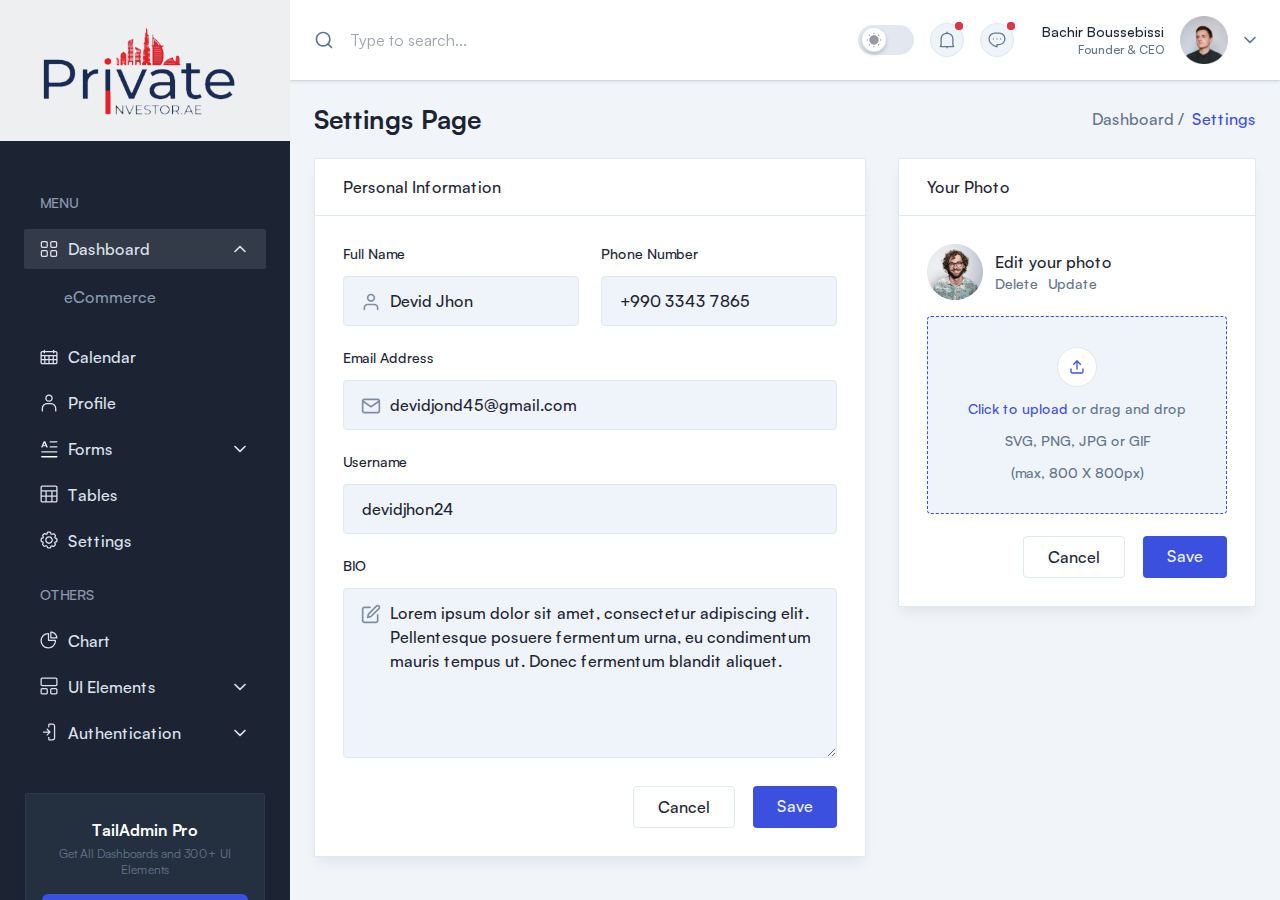
<file: settings.html>
<!DOCTYPE html>
<html lang="en">
  <head>
    <meta charset="UTF-8" />
    <meta http-equiv="X-UA-Compatible" content="IE=edge" />
    <meta name="viewport" content="width=device-width, initial-scale=1.0" />
    <title>Settings | TailAdmin - Tailwind CSS Admin Dashboard Template</title>
  <link rel="icon" href="favicon.ico"><link href="style.css" rel="stylesheet"></head>

  <body
    x-data="{ page: 'settings', 'loaded': true, 'darkMode': true, 'stickyMenu': false, 'sidebarToggle': false, 'scrollTop': false }"
    x-init="
          darkMode = JSON.parse(localStorage.getItem('darkMode'));
          $watch('darkMode', value => localStorage.setItem('darkMode', JSON.stringify(value)))"
    :class="{'dark text-bodydark bg-boxdark-2': darkMode === true}"
  >
    <!-- ===== Preloader Start ===== -->
    <div
  x-show="loaded"
  x-init="window.addEventListener('DOMContentLoaded', () => {setTimeout(() => loaded = false, 500)})"
  class="fixed left-0 top-0 z-999999 flex h-screen w-screen items-center justify-center bg-white dark:bg-black"
>
  <div
    class="h-16 w-16 animate-spin rounded-full border-4 border-solid border-primary border-t-transparent"
  ></div>
</div>

    <!-- ===== Preloader End ===== -->

    <!-- ===== Page Wrapper Start ===== -->
    <div class="flex h-screen overflow-hidden">
      <!-- ===== Sidebar Start ===== -->
      <aside
  :class="sidebarToggle ? 'translate-x-0' : '-translate-x-full'"
  class="absolute left-0 top-0 z-9999 flex h-screen w-72.5 flex-col overflow-y-hidden bg-black duration-300 ease-linear dark:bg-boxdark lg:static lg:translate-x-0"
  @click.outside="sidebarToggle = false"
>
  <!-- SIDEBAR HEADER -->
  <div class="flex items-center justify-between gap-2 px-6 py-5.5 lg:py-6.5 bg-[#eeeff1]">
    <a href="index.html">
      <img src="src/images/logo/logo.png" alt="Logo" />
    </a>

    <button
      class="block lg:hidden"
      @click.stop="sidebarToggle = !sidebarToggle"
    >
      <svg
        class="fill-current"
        width="20"
        height="18"
        viewBox="0 0 20 18"
        fill="none"
        xmlns="http://www.w3.org/2000/svg"
      >
        <path
          d="M19 8.175H2.98748L9.36248 1.6875C9.69998 1.35 9.69998 0.825 9.36248 0.4875C9.02498 0.15 8.49998 0.15 8.16248 0.4875L0.399976 8.3625C0.0624756 8.7 0.0624756 9.225 0.399976 9.5625L8.16248 17.4375C8.31248 17.5875 8.53748 17.7 8.76248 17.7C8.98748 17.7 9.17498 17.625 9.36248 17.475C9.69998 17.1375 9.69998 16.6125 9.36248 16.275L3.02498 9.8625H19C19.45 9.8625 19.825 9.4875 19.825 9.0375C19.825 8.55 19.45 8.175 19 8.175Z"
          fill=""
        />
      </svg>
    </button>
  </div>
  <!-- SIDEBAR HEADER -->

  <div
    class="no-scrollbar flex flex-col overflow-y-auto duration-300 ease-linear"
  >
    <!-- Sidebar Menu -->
    <nav
      class="mt-5 px-4 py-4 lg:mt-9 lg:px-6"
      x-data="{selected: $persist('Dashboard')}"
    >
      <!-- Menu Group -->
      <div>
        <h3 class="mb-4 ml-4 text-sm font-medium text-bodydark2">MENU</h3>

        <ul class="mb-6 flex flex-col gap-1.5">
          <!-- Menu Item Dashboard -->
          <li>
            <a
              class="group relative flex items-center gap-2.5 rounded-sm px-4 py-2 font-medium text-bodydark1 duration-300 ease-in-out hover:bg-graydark dark:hover:bg-meta-4"
              href="#"
              @click.prevent="selected = (selected === 'Dashboard' ? '':'Dashboard')"
              :class="{ 'bg-graydark dark:bg-meta-4': (selected === 'Dashboard') || (page === 'ecommerce' || page === 'analytics' || page === 'stocks') }"
            >
              <svg
                class="fill-current"
                width="18"
                height="18"
                viewBox="0 0 18 18"
                fill="none"
                xmlns="http://www.w3.org/2000/svg"
              >
                <path
                  d="M6.10322 0.956299H2.53135C1.5751 0.956299 0.787598 1.7438 0.787598 2.70005V6.27192C0.787598 7.22817 1.5751 8.01567 2.53135 8.01567H6.10322C7.05947 8.01567 7.84697 7.22817 7.84697 6.27192V2.72817C7.8751 1.7438 7.0876 0.956299 6.10322 0.956299ZM6.60947 6.30005C6.60947 6.5813 6.38447 6.8063 6.10322 6.8063H2.53135C2.2501 6.8063 2.0251 6.5813 2.0251 6.30005V2.72817C2.0251 2.44692 2.2501 2.22192 2.53135 2.22192H6.10322C6.38447 2.22192 6.60947 2.44692 6.60947 2.72817V6.30005Z"
                  fill=""
                />
                <path
                  d="M15.4689 0.956299H11.8971C10.9408 0.956299 10.1533 1.7438 10.1533 2.70005V6.27192C10.1533 7.22817 10.9408 8.01567 11.8971 8.01567H15.4689C16.4252 8.01567 17.2127 7.22817 17.2127 6.27192V2.72817C17.2127 1.7438 16.4252 0.956299 15.4689 0.956299ZM15.9752 6.30005C15.9752 6.5813 15.7502 6.8063 15.4689 6.8063H11.8971C11.6158 6.8063 11.3908 6.5813 11.3908 6.30005V2.72817C11.3908 2.44692 11.6158 2.22192 11.8971 2.22192H15.4689C15.7502 2.22192 15.9752 2.44692 15.9752 2.72817V6.30005Z"
                  fill=""
                />
                <path
                  d="M6.10322 9.92822H2.53135C1.5751 9.92822 0.787598 10.7157 0.787598 11.672V15.2438C0.787598 16.2001 1.5751 16.9876 2.53135 16.9876H6.10322C7.05947 16.9876 7.84697 16.2001 7.84697 15.2438V11.7001C7.8751 10.7157 7.0876 9.92822 6.10322 9.92822ZM6.60947 15.272C6.60947 15.5532 6.38447 15.7782 6.10322 15.7782H2.53135C2.2501 15.7782 2.0251 15.5532 2.0251 15.272V11.7001C2.0251 11.4188 2.2501 11.1938 2.53135 11.1938H6.10322C6.38447 11.1938 6.60947 11.4188 6.60947 11.7001V15.272Z"
                  fill=""
                />
                <path
                  d="M15.4689 9.92822H11.8971C10.9408 9.92822 10.1533 10.7157 10.1533 11.672V15.2438C10.1533 16.2001 10.9408 16.9876 11.8971 16.9876H15.4689C16.4252 16.9876 17.2127 16.2001 17.2127 15.2438V11.7001C17.2127 10.7157 16.4252 9.92822 15.4689 9.92822ZM15.9752 15.272C15.9752 15.5532 15.7502 15.7782 15.4689 15.7782H11.8971C11.6158 15.7782 11.3908 15.5532 11.3908 15.272V11.7001C11.3908 11.4188 11.6158 11.1938 11.8971 11.1938H15.4689C15.7502 11.1938 15.9752 11.4188 15.9752 11.7001V15.272Z"
                  fill=""
                />
              </svg>

              Dashboard

              <svg
                class="absolute right-4 top-1/2 -translate-y-1/2 fill-current"
                :class="{ 'rotate-180': (selected === 'Dashboard') }"
                width="20"
                height="20"
                viewBox="0 0 20 20"
                fill="none"
                xmlns="http://www.w3.org/2000/svg"
              >
                <path
                  fill-rule="evenodd"
                  clip-rule="evenodd"
                  d="M4.41107 6.9107C4.73651 6.58527 5.26414 6.58527 5.58958 6.9107L10.0003 11.3214L14.4111 6.91071C14.7365 6.58527 15.2641 6.58527 15.5896 6.91071C15.915 7.23614 15.915 7.76378 15.5896 8.08922L10.5896 13.0892C10.2641 13.4147 9.73651 13.4147 9.41107 13.0892L4.41107 8.08922C4.08563 7.76378 4.08563 7.23614 4.41107 6.9107Z"
                  fill=""
                />
              </svg>
            </a>

            <!-- Dropdown Menu Start -->
            <div
              class="translate transform overflow-hidden"
              :class="(selected === 'Dashboard') ? 'block' :'hidden'"
            >
              <ul class="mb-5.5 mt-4 flex flex-col gap-2.5 pl-6">
                <li>
                  <a
                    class="group relative flex items-center gap-2.5 rounded-md px-4 font-medium text-bodydark2 duration-300 ease-in-out hover:text-white"
                    href="index.html"
                    :class="page === 'ecommerce' && '!text-white'"
                    >eCommerce
                  </a>
                </li>
              </ul>
            </div>
            <!-- Dropdown Menu End -->
          </li>
          <!-- Menu Item Dashboard -->

          <!-- Menu Item Calendar -->
          <li>
            <a
              class="group relative flex items-center gap-2.5 rounded-sm px-4 py-2 font-medium text-bodydark1 duration-300 ease-in-out hover:bg-graydark dark:hover:bg-meta-4"
              href="calendar.html"
              @click="selected = (selected === 'Calendar' ? '':'Calendar')"
              :class="{ 'bg-graydark dark:bg-meta-4': (selected === 'Calendar') && (page === 'calendar') }"
            >
              <svg
                class="fill-current"
                width="18"
                height="18"
                viewBox="0 0 18 18"
                fill="none"
                xmlns="http://www.w3.org/2000/svg"
              >
                <path
                  d="M15.7499 2.9812H14.2874V2.36245C14.2874 2.02495 14.0062 1.71558 13.6405 1.71558C13.2749 1.71558 12.9937 1.99683 12.9937 2.36245V2.9812H4.97803V2.36245C4.97803 2.02495 4.69678 1.71558 4.33115 1.71558C3.96553 1.71558 3.68428 1.99683 3.68428 2.36245V2.9812H2.2499C1.29365 2.9812 0.478027 3.7687 0.478027 4.75308V14.5406C0.478027 15.4968 1.26553 16.3125 2.2499 16.3125H15.7499C16.7062 16.3125 17.5218 15.525 17.5218 14.5406V4.72495C17.5218 3.7687 16.7062 2.9812 15.7499 2.9812ZM1.77178 8.21245H4.1624V10.9968H1.77178V8.21245ZM5.42803 8.21245H8.38115V10.9968H5.42803V8.21245ZM8.38115 12.2625V15.0187H5.42803V12.2625H8.38115ZM9.64678 12.2625H12.5999V15.0187H9.64678V12.2625ZM9.64678 10.9968V8.21245H12.5999V10.9968H9.64678ZM13.8374 8.21245H16.228V10.9968H13.8374V8.21245ZM2.2499 4.24683H3.7124V4.83745C3.7124 5.17495 3.99365 5.48433 4.35928 5.48433C4.7249 5.48433 5.00615 5.20308 5.00615 4.83745V4.24683H13.0499V4.83745C13.0499 5.17495 13.3312 5.48433 13.6968 5.48433C14.0624 5.48433 14.3437 5.20308 14.3437 4.83745V4.24683H15.7499C16.0312 4.24683 16.2562 4.47183 16.2562 4.75308V6.94683H1.77178V4.75308C1.77178 4.47183 1.96865 4.24683 2.2499 4.24683ZM1.77178 14.5125V12.2343H4.1624V14.9906H2.2499C1.96865 15.0187 1.77178 14.7937 1.77178 14.5125ZM15.7499 15.0187H13.8374V12.2625H16.228V14.5406C16.2562 14.7937 16.0312 15.0187 15.7499 15.0187Z"
                  fill=""
                />
              </svg>

              Calendar
            </a>
          </li>
          <!-- Menu Item Calendar -->

          <!-- Menu Item Profile -->
          <li>
            <a
              class="group relative flex items-center gap-2.5 rounded-sm px-4 py-2 font-medium text-bodydark1 duration-300 ease-in-out hover:bg-graydark dark:hover:bg-meta-4"
              href="profile.html"
              @click="selected = (selected === 'Profile' ? '':'Profile')"
              :class="{ 'bg-graydark dark:bg-meta-4': (selected === 'Profile') && (page === 'profile') }"
              :class="page === 'profile' && 'bg-graydark'"
            >
              <svg
                class="fill-current"
                width="18"
                height="18"
                viewBox="0 0 18 18"
                fill="none"
                xmlns="http://www.w3.org/2000/svg"
              >
                <path
                  d="M9.0002 7.79065C11.0814 7.79065 12.7689 6.1594 12.7689 4.1344C12.7689 2.1094 11.0814 0.478149 9.0002 0.478149C6.91895 0.478149 5.23145 2.1094 5.23145 4.1344C5.23145 6.1594 6.91895 7.79065 9.0002 7.79065ZM9.0002 1.7719C10.3783 1.7719 11.5033 2.84065 11.5033 4.16252C11.5033 5.4844 10.3783 6.55315 9.0002 6.55315C7.62207 6.55315 6.49707 5.4844 6.49707 4.16252C6.49707 2.84065 7.62207 1.7719 9.0002 1.7719Z"
                  fill=""
                />
                <path
                  d="M10.8283 9.05627H7.17207C4.16269 9.05627 1.71582 11.5313 1.71582 14.5406V16.875C1.71582 17.2125 1.99707 17.5219 2.3627 17.5219C2.72832 17.5219 3.00957 17.2407 3.00957 16.875V14.5406C3.00957 12.2344 4.89394 10.3219 7.22832 10.3219H10.8564C13.1627 10.3219 15.0752 12.2063 15.0752 14.5406V16.875C15.0752 17.2125 15.3564 17.5219 15.7221 17.5219C16.0877 17.5219 16.3689 17.2407 16.3689 16.875V14.5406C16.2846 11.5313 13.8377 9.05627 10.8283 9.05627Z"
                  fill=""
                />
              </svg>

              Profile
            </a>
          </li>
          <!-- Menu Item Profile -->

          <!-- Menu Item Forms -->
          <li>
            <a
              class="group relative flex items-center gap-2.5 rounded-sm px-4 py-2 font-medium text-bodydark1 duration-300 ease-in-out hover:bg-graydark dark:hover:bg-meta-4"
              href="#"
              @click.prevent="selected = (selected === 'Forms' ? '':'Forms')"
              :class="{ 'bg-graydark dark:bg-meta-4': (selected === 'Forms') || (page === 'formElements' || page === 'formLayout') }"
            >
              <svg
                class="fill-current"
                width="18"
                height="18"
                viewBox="0 0 18 18"
                fill="none"
                xmlns="http://www.w3.org/2000/svg"
              >
                <path
                  d="M1.43425 7.5093H2.278C2.44675 7.5093 2.55925 7.3968 2.58737 7.31243L2.98112 6.32805H5.90612L6.27175 7.31243C6.328 7.48118 6.46862 7.5093 6.58112 7.5093H7.453C7.76237 7.48118 7.87487 7.25618 7.76237 7.03118L5.428 1.4343C5.37175 1.26555 5.3155 1.23743 5.14675 1.23743H3.88112C3.76862 1.23743 3.59987 1.29368 3.57175 1.4343L1.153 7.08743C1.0405 7.2843 1.20925 7.5093 1.43425 7.5093ZM4.47175 2.98118L5.3155 5.17493H3.59987L4.47175 2.98118Z"
                  fill=""
                />
                <path
                  d="M10.1249 2.5031H16.8749C17.2124 2.5031 17.5218 2.22185 17.5218 1.85623C17.5218 1.4906 17.2405 1.20935 16.8749 1.20935H10.1249C9.7874 1.20935 9.47803 1.4906 9.47803 1.85623C9.47803 2.22185 9.75928 2.5031 10.1249 2.5031Z"
                  fill=""
                />
                <path
                  d="M16.8749 6.21558H10.1249C9.7874 6.21558 9.47803 6.49683 9.47803 6.86245C9.47803 7.22808 9.75928 7.50933 10.1249 7.50933H16.8749C17.2124 7.50933 17.5218 7.22808 17.5218 6.86245C17.5218 6.49683 17.2124 6.21558 16.8749 6.21558Z"
                  fill=""
                />
                <path
                  d="M16.875 11.1656H1.77187C1.43438 11.1656 1.125 11.4469 1.125 11.8125C1.125 12.1781 1.40625 12.4594 1.77187 12.4594H16.875C17.2125 12.4594 17.5219 12.1781 17.5219 11.8125C17.5219 11.4469 17.2125 11.1656 16.875 11.1656Z"
                  fill=""
                />
                <path
                  d="M16.875 16.1156H1.77187C1.43438 16.1156 1.125 16.3969 1.125 16.7625C1.125 17.1281 1.40625 17.4094 1.77187 17.4094H16.875C17.2125 17.4094 17.5219 17.1281 17.5219 16.7625C17.5219 16.3969 17.2125 16.1156 16.875 16.1156Z"
                  fill="white"
                />
              </svg>

              Forms

              <svg
                class="absolute right-4 top-1/2 -translate-y-1/2 fill-current"
                :class="{ 'rotate-180': (selected === 'Forms') }"
                width="20"
                height="20"
                viewBox="0 0 20 20"
                fill="none"
                xmlns="http://www.w3.org/2000/svg"
              >
                <path
                  fill-rule="evenodd"
                  clip-rule="evenodd"
                  d="M4.41107 6.9107C4.73651 6.58527 5.26414 6.58527 5.58958 6.9107L10.0003 11.3214L14.4111 6.91071C14.7365 6.58527 15.2641 6.58527 15.5896 6.91071C15.915 7.23614 15.915 7.76378 15.5896 8.08922L10.5896 13.0892C10.2641 13.4147 9.73651 13.4147 9.41107 13.0892L4.41107 8.08922C4.08563 7.76378 4.08563 7.23614 4.41107 6.9107Z"
                  fill=""
                />
              </svg>
            </a>

            <!-- Dropdown Menu Start -->
            <div
              class="translate transform overflow-hidden"
              :class="(selected === 'Forms') ? 'block' :'hidden'"
            >
              <ul class="mb-5.5 mt-4 flex flex-col gap-2.5 pl-6">
                <li>
                  <a
                    class="group relative flex items-center gap-2.5 rounded-md px-4 font-medium text-bodydark2 duration-300 ease-in-out hover:text-white"
                    href="form-elements.html"
                    :class="page === 'formElements' && '!text-white'"
                    >Form Elements</a
                  >
                </li>
                <li>
                  <a
                    class="group relative flex items-center gap-2.5 rounded-md px-4 font-medium text-bodydark2 duration-300 ease-in-out hover:text-white"
                    href="form-layout.html"
                    :class="page === 'formLayout' && '!text-white'"
                    >Form Layout</a
                  >
                </li>
              </ul>
            </div>
            <!-- Dropdown Menu End -->
          </li>
          <!-- Menu Item Forms -->

          <!-- Menu Item Tables -->
          <li>
            <a
              class="group relative flex items-center gap-2.5 rounded-sm py-2 px-4 font-medium text-bodydark1 duration-300 ease-in-out hover:bg-graydark dark:hover:bg-meta-4"
              href="tables.html"
              @click="selected = (selected === 'Tables' ? '':'Tables')"
              :class="{ 'bg-graydark dark:bg-meta-4': (selected === 'Tables') && (page === 'tables') }"
            >
              <svg
                class="fill-current"
                width="18"
                height="19"
                viewBox="0 0 18 19"
                fill="none"
                xmlns="http://www.w3.org/2000/svg"
              >
                <g clip-path="url(#clip0_130_9756)">
                  <path
                    d="M15.7501 0.55835H2.2501C1.29385 0.55835 0.506348 1.34585 0.506348 2.3021V15.8021C0.506348 16.7584 1.29385 17.574 2.27822 17.574H15.7782C16.7345 17.574 17.5501 16.7865 17.5501 15.8021V2.3021C17.522 1.34585 16.7063 0.55835 15.7501 0.55835ZM6.69385 10.599V6.4646H11.3063V10.5709H6.69385V10.599ZM11.3063 11.8646V16.3083H6.69385V11.8646H11.3063ZM1.77197 6.4646H5.45635V10.5709H1.77197V6.4646ZM12.572 6.4646H16.2563V10.5709H12.572V6.4646ZM2.2501 1.82397H15.7501C16.0313 1.82397 16.2563 2.04897 16.2563 2.33022V5.2271H1.77197V2.3021C1.77197 2.02085 1.96885 1.82397 2.2501 1.82397ZM1.77197 15.8021V11.8646H5.45635V16.3083H2.2501C1.96885 16.3083 1.77197 16.0834 1.77197 15.8021ZM15.7501 16.3083H12.572V11.8646H16.2563V15.8021C16.2563 16.0834 16.0313 16.3083 15.7501 16.3083Z"
                    fill=""
                  />
                </g>
                <defs>
                  <clipPath id="clip0_130_9756">
                    <rect
                      width="18"
                      height="18"
                      fill="white"
                      transform="translate(0 0.052124)"
                    />
                  </clipPath>
                </defs>
              </svg>

              Tables
            </a>
          </li>
          <!-- Menu Item Tables -->

          <!-- Menu Item Settings -->
          <li>
            <a
              class="group relative flex items-center gap-2.5 rounded-sm py-2 px-4 font-medium text-bodydark1 duration-300 ease-in-out hover:bg-graydark dark:hover:bg-meta-4"
              href="settings.html"
              @click="selected = (selected === 'Settings' ? '':'Settings')"
              :class="{ 'bg-graydark dark:bg-meta-4': (selected === 'Settings') && (page === 'settings') }"
              :class="page === 'settings' && 'bg-graydark'"
            >
              <svg
                class="fill-current"
                width="18"
                height="19"
                viewBox="0 0 18 19"
                fill="none"
                xmlns="http://www.w3.org/2000/svg"
              >
                <g clip-path="url(#clip0_130_9763)">
                  <path
                    d="M17.0721 7.30835C16.7909 6.99897 16.3971 6.83022 15.9752 6.83022H15.8909C15.7502 6.83022 15.6377 6.74585 15.6096 6.63335C15.5815 6.52085 15.5252 6.43647 15.4971 6.32397C15.4409 6.21147 15.4971 6.09897 15.5815 6.0146L15.6377 5.95835C15.9471 5.6771 16.1159 5.28335 16.1159 4.86147C16.1159 4.4396 15.9752 4.04585 15.6659 3.73647L14.569 2.61147C13.9784 1.99272 12.9659 1.9646 12.3471 2.58335L12.2627 2.6396C12.1784 2.72397 12.0377 2.7521 11.8971 2.69585C11.7846 2.6396 11.6721 2.58335 11.5315 2.55522C11.3909 2.49897 11.3065 2.38647 11.3065 2.27397V2.13335C11.3065 1.26147 10.6034 0.55835 9.73148 0.55835H8.15648C7.7346 0.55835 7.34085 0.7271 7.0596 1.00835C6.75023 1.31772 6.6096 1.71147 6.6096 2.10522V2.21772C6.6096 2.33022 6.52523 2.44272 6.41273 2.49897C6.35648 2.5271 6.32835 2.5271 6.2721 2.55522C6.1596 2.61147 6.01898 2.58335 5.9346 2.49897L5.87835 2.4146C5.5971 2.10522 5.20335 1.93647 4.78148 1.93647C4.3596 1.93647 3.96585 2.0771 3.65648 2.38647L2.53148 3.48335C1.91273 4.07397 1.8846 5.08647 2.50335 5.70522L2.5596 5.7896C2.64398 5.87397 2.6721 6.0146 2.61585 6.09897C2.5596 6.21147 2.53148 6.29585 2.47523 6.40835C2.41898 6.52085 2.3346 6.5771 2.19398 6.5771H2.1096C1.68773 6.5771 1.29398 6.71772 0.984604 7.0271C0.675229 7.30835 0.506479 7.7021 0.506479 8.12397L0.478354 9.69897C0.450229 10.5708 1.15335 11.274 2.02523 11.3021H2.1096C2.25023 11.3021 2.36273 11.3865 2.39085 11.499C2.4471 11.5833 2.50335 11.6677 2.53148 11.7802C2.5596 11.8927 2.53148 12.0052 2.4471 12.0896L2.39085 12.1458C2.08148 12.4271 1.91273 12.8208 1.91273 13.2427C1.91273 13.6646 2.05335 14.0583 2.36273 14.3677L3.4596 15.4927C4.05023 16.1115 5.06273 16.1396 5.68148 15.5208L5.76585 15.4646C5.85023 15.3802 5.99085 15.3521 6.13148 15.4083C6.24398 15.4646 6.35648 15.5208 6.4971 15.549C6.63773 15.6052 6.7221 15.7177 6.7221 15.8302V15.9427C6.7221 16.8146 7.42523 17.5177 8.2971 17.5177H9.8721C10.744 17.5177 11.4471 16.8146 11.4471 15.9427V15.8302C11.4471 15.7177 11.5315 15.6052 11.644 15.549C11.7002 15.5208 11.7284 15.5208 11.7846 15.4927C11.9252 15.4365 12.0377 15.4646 12.1221 15.549L12.1784 15.6333C12.4596 15.9427 12.8534 16.1115 13.2752 16.1115C13.6971 16.1115 14.0909 15.9708 14.4002 15.6615L15.5252 14.5646C16.144 13.974 16.1721 12.9615 15.5534 12.3427L15.4971 12.2583C15.4127 12.174 15.3846 12.0333 15.4409 11.949C15.4971 11.8365 15.5252 11.7521 15.5815 11.6396C15.6377 11.5271 15.7502 11.4708 15.8627 11.4708H15.9471H15.9752C16.819 11.4708 17.5221 10.7958 17.5502 9.92397L17.5784 8.34897C17.5221 8.01147 17.3534 7.5896 17.0721 7.30835ZM16.2284 9.9521C16.2284 10.1208 16.0877 10.2615 15.919 10.2615H15.8346H15.8065C15.1596 10.2615 14.569 10.6552 14.344 11.2177C14.3159 11.3021 14.2596 11.3865 14.2315 11.4708C13.9784 12.0333 14.0909 12.7365 14.5409 13.1865L14.5971 13.2708C14.7096 13.3833 14.7096 13.5802 14.5971 13.6927L13.4721 14.7896C13.3877 14.874 13.3034 14.874 13.2471 14.874C13.1909 14.874 13.1065 14.874 13.0221 14.7896L12.9659 14.7052C12.5159 14.2271 11.8409 14.0865 11.2221 14.3677L11.1096 14.424C10.4909 14.6771 10.0971 15.2396 10.0971 15.8865V15.999C10.0971 16.1677 9.95648 16.3083 9.78773 16.3083H8.21273C8.04398 16.3083 7.90335 16.1677 7.90335 15.999V15.8865C7.90335 15.2396 7.5096 14.649 6.89085 14.424C6.80648 14.3958 6.69398 14.3396 6.6096 14.3115C6.3846 14.199 6.1596 14.1708 5.9346 14.1708C5.54085 14.1708 5.1471 14.3115 4.83773 14.6208L4.78148 14.649C4.66898 14.7615 4.4721 14.7615 4.3596 14.649L3.26273 13.524C3.17835 13.4396 3.17835 13.3552 3.17835 13.299C3.17835 13.2427 3.17835 13.1583 3.26273 13.074L3.31898 13.0177C3.7971 12.5677 3.93773 11.8646 3.6846 11.3021C3.65648 11.2177 3.62835 11.1333 3.5721 11.049C3.3471 10.4583 2.7846 10.0365 2.13773 10.0365H2.05335C1.8846 10.0365 1.74398 9.89585 1.74398 9.7271L1.7721 8.1521C1.7721 8.0396 1.82835 7.98335 1.85648 7.9271C1.8846 7.89897 1.96898 7.84272 2.08148 7.84272H2.16585C2.81273 7.87085 3.40335 7.4771 3.65648 6.88647C3.6846 6.8021 3.74085 6.71772 3.76898 6.63335C4.0221 6.07085 3.9096 5.36772 3.4596 4.91772L3.40335 4.83335C3.29085 4.72085 3.29085 4.52397 3.40335 4.41147L4.52835 3.3146C4.61273 3.23022 4.6971 3.23022 4.75335 3.23022C4.8096 3.23022 4.89398 3.23022 4.97835 3.3146L5.0346 3.39897C5.4846 3.8771 6.1596 4.01772 6.77835 3.7646L6.89085 3.70835C7.5096 3.45522 7.90335 2.89272 7.90335 2.24585V2.13335C7.90335 2.02085 7.9596 1.9646 7.98773 1.90835C8.01585 1.8521 8.10023 1.82397 8.21273 1.82397H9.78773C9.95648 1.82397 10.0971 1.9646 10.0971 2.13335V2.24585C10.0971 2.89272 10.4909 3.48335 11.1096 3.70835C11.194 3.73647 11.3065 3.79272 11.3909 3.82085C11.9815 4.1021 12.6846 3.9896 13.1627 3.5396L13.2471 3.48335C13.3596 3.37085 13.5565 3.37085 13.669 3.48335L14.7659 4.60835C14.8502 4.69272 14.8502 4.7771 14.8502 4.83335C14.8502 4.8896 14.8221 4.97397 14.7659 5.05835L14.7096 5.1146C14.2034 5.53647 14.0627 6.2396 14.2877 6.8021C14.3159 6.88647 14.344 6.97085 14.4002 7.05522C14.6252 7.64585 15.1877 8.06772 15.8346 8.06772H15.919C16.0315 8.06772 16.0877 8.12397 16.144 8.1521C16.2002 8.18022 16.2284 8.2646 16.2284 8.3771V9.9521Z"
                    fill=""
                  />
                  <path
                    d="M9.00029 5.22705C6.89092 5.22705 5.17529 6.94268 5.17529 9.05205C5.17529 11.1614 6.89092 12.8771 9.00029 12.8771C11.1097 12.8771 12.8253 11.1614 12.8253 9.05205C12.8253 6.94268 11.1097 5.22705 9.00029 5.22705ZM9.00029 11.6114C7.59404 11.6114 6.44092 10.4583 6.44092 9.05205C6.44092 7.6458 7.59404 6.49268 9.00029 6.49268C10.4065 6.49268 11.5597 7.6458 11.5597 9.05205C11.5597 10.4583 10.4065 11.6114 9.00029 11.6114Z"
                    fill=""
                  />
                </g>
                <defs>
                  <clipPath id="clip0_130_9763">
                    <rect
                      width="18"
                      height="18"
                      fill="white"
                      transform="translate(0 0.052124)"
                    />
                  </clipPath>
                </defs>
              </svg>

              Settings
            </a>
          </li>
          <!-- Menu Item Settings -->
        </ul>
      </div>

      <!-- Others Group -->
      <div>
        <h3 class="mb-4 ml-4 text-sm font-medium text-bodydark2">OTHERS</h3>

        <ul class="mb-6 flex flex-col gap-1.5">
          <!-- Menu Item Chart -->
          <li>
            <a
              class="group relative flex items-center gap-2.5 rounded-sm py-2 px-4 font-medium text-bodydark1 duration-300 ease-in-out hover:bg-graydark dark:hover:bg-meta-4"
              href="chart.html"
              @click="selected = (selected === 'Chart' ? '':'Chart')"
              :class="{ 'bg-graydark dark:bg-meta-4': (selected === 'Chart') && (page === 'Chart') }"
            >
              <svg
                class="fill-current"
                width="18"
                height="19"
                viewBox="0 0 18 19"
                fill="none"
                xmlns="http://www.w3.org/2000/svg"
              >
                <g clip-path="url(#clip0_130_9801)">
                  <path
                    d="M10.8563 0.55835C10.5188 0.55835 10.2095 0.8396 10.2095 1.20522V6.83022C10.2095 7.16773 10.4907 7.4771 10.8563 7.4771H16.8751C17.0438 7.4771 17.2126 7.39272 17.3251 7.28022C17.4376 7.1396 17.4938 6.97085 17.4938 6.8021C17.2688 3.28647 14.3438 0.55835 10.8563 0.55835ZM11.4751 6.15522V1.8521C13.8095 2.13335 15.6938 3.8771 16.1438 6.18335H11.4751V6.15522Z"
                    fill=""
                  />
                  <path
                    d="M15.3845 8.7427H9.1126V2.69582C9.1126 2.35832 8.83135 2.07707 8.49385 2.07707C8.40947 2.07707 8.3251 2.07707 8.24072 2.07707C3.96572 2.04895 0.506348 5.53645 0.506348 9.81145C0.506348 14.0864 3.99385 17.5739 8.26885 17.5739C12.5438 17.5739 16.0313 14.0864 16.0313 9.81145C16.0313 9.6427 16.0313 9.47395 16.0032 9.33332C16.0032 8.99582 15.722 8.7427 15.3845 8.7427ZM8.26885 16.3083C4.66885 16.3083 1.77197 13.4114 1.77197 9.81145C1.77197 6.3802 4.47197 3.53957 7.8751 3.3427V9.36145C7.8751 9.69895 8.15635 10.0083 8.52197 10.0083H14.7938C14.6813 13.4958 11.7845 16.3083 8.26885 16.3083Z"
                    fill=""
                  />
                </g>
                <defs>
                  <clipPath id="clip0_130_9801">
                    <rect
                      width="18"
                      height="18"
                      fill="white"
                      transform="translate(0 0.052124)"
                    />
                  </clipPath>
                </defs>
              </svg>

              Chart
            </a>
          </li>
          <!-- Menu Item Chart -->

          <!-- Menu Item Ui Elements -->
          <li>
            <a
              class="group relative flex items-center gap-2.5 rounded-sm px-4 py-2 font-medium text-bodydark1 duration-300 ease-in-out hover:bg-graydark dark:hover:bg-meta-4"
              href="#"
              @click.prevent="selected = (selected === 'UiElements' ? '':'UiElements')"
              :class="{ 'bg-graydark dark:bg-meta-4': (selected === 'UiElements') || (page === 'alerts' || page === 'buttons') }"
            >
              <svg
                class="fill-current"
                width="18"
                height="19"
                viewBox="0 0 18 19"
                fill="none"
                xmlns="http://www.w3.org/2000/svg"
              >
                <g clip-path="url(#clip0_130_9807)">
                  <path
                    d="M15.7501 0.55835H2.2501C1.29385 0.55835 0.506348 1.34585 0.506348 2.3021V7.53335C0.506348 8.4896 1.29385 9.2771 2.2501 9.2771H15.7501C16.7063 9.2771 17.4938 8.4896 17.4938 7.53335V2.3021C17.4938 1.34585 16.7063 0.55835 15.7501 0.55835ZM16.2563 7.53335C16.2563 7.8146 16.0313 8.0396 15.7501 8.0396H2.2501C1.96885 8.0396 1.74385 7.8146 1.74385 7.53335V2.3021C1.74385 2.02085 1.96885 1.79585 2.2501 1.79585H15.7501C16.0313 1.79585 16.2563 2.02085 16.2563 2.3021V7.53335Z"
                    fill=""
                  />
                  <path
                    d="M6.13135 10.9646H2.2501C1.29385 10.9646 0.506348 11.7521 0.506348 12.7083V15.8021C0.506348 16.7583 1.29385 17.5458 2.2501 17.5458H6.13135C7.0876 17.5458 7.8751 16.7583 7.8751 15.8021V12.7083C7.90322 11.7521 7.11572 10.9646 6.13135 10.9646ZM6.6376 15.8021C6.6376 16.0833 6.4126 16.3083 6.13135 16.3083H2.2501C1.96885 16.3083 1.74385 16.0833 1.74385 15.8021V12.7083C1.74385 12.4271 1.96885 12.2021 2.2501 12.2021H6.13135C6.4126 12.2021 6.6376 12.4271 6.6376 12.7083V15.8021Z"
                    fill=""
                  />
                  <path
                    d="M15.75 10.9646H11.8688C10.9125 10.9646 10.125 11.7521 10.125 12.7083V15.8021C10.125 16.7583 10.9125 17.5458 11.8688 17.5458H15.75C16.7063 17.5458 17.4938 16.7583 17.4938 15.8021V12.7083C17.4938 11.7521 16.7063 10.9646 15.75 10.9646ZM16.2562 15.8021C16.2562 16.0833 16.0312 16.3083 15.75 16.3083H11.8688C11.5875 16.3083 11.3625 16.0833 11.3625 15.8021V12.7083C11.3625 12.4271 11.5875 12.2021 11.8688 12.2021H15.75C16.0312 12.2021 16.2562 12.4271 16.2562 12.7083V15.8021Z"
                    fill=""
                  />
                </g>
                <defs>
                  <clipPath id="clip0_130_9807">
                    <rect
                      width="18"
                      height="18"
                      fill="white"
                      transform="translate(0 0.052124)"
                    />
                  </clipPath>
                </defs>
              </svg>

              UI Elements

              <svg
                class="absolute right-4 top-1/2 -translate-y-1/2 fill-current"
                :class="{ 'rotate-180': (selected === 'UiElements') }"
                width="20"
                height="20"
                viewBox="0 0 20 20"
                fill="none"
                xmlns="http://www.w3.org/2000/svg"
              >
                <path
                  fill-rule="evenodd"
                  clip-rule="evenodd"
                  d="M4.41107 6.9107C4.73651 6.58527 5.26414 6.58527 5.58958 6.9107L10.0003 11.3214L14.4111 6.91071C14.7365 6.58527 15.2641 6.58527 15.5896 6.91071C15.915 7.23614 15.915 7.76378 15.5896 8.08922L10.5896 13.0892C10.2641 13.4147 9.73651 13.4147 9.41107 13.0892L4.41107 8.08922C4.08563 7.76378 4.08563 7.23614 4.41107 6.9107Z"
                  fill=""
                />
              </svg>
            </a>

            <!-- Dropdown Menu Start -->
            <div
              class="translate transform overflow-hidden"
              :class="(selected === 'UiElements') ? 'block' :'hidden'"
            >
              <ul class="mb-3 mt-4 flex flex-col gap-2 pl-6">
                <li>
                  <a
                    class="group relative flex items-center gap-2.5 rounded-md px-4 font-medium text-bodydark2 duration-300 ease-in-out hover:text-white"
                    href="alerts.html"
                    :class="page === 'alerts' && '!text-white'"
                    >Alerts</a
                  >
                </li>

                <li>
                  <a
                    class="group relative flex items-center gap-2.5 rounded-md px-4 font-medium text-bodydark2 duration-300 ease-in-out hover:text-white"
                    href="buttons.html"
                    :class="page === 'buttons' && '!text-white'"
                    >Buttons</a
                  >
                </li>
              </ul>
            </div>
            <!-- Dropdown Menu End -->
          </li>
          <!-- Menu Item Ui Elements -->

          <!-- Menu Item Auth Pages -->
          <li>
            <a
              class="group relative flex items-center gap-2.5 rounded-sm px-4 py-2 font-medium text-bodydark1 duration-300 ease-in-out hover:bg-graydark dark:hover:bg-meta-4"
              href="#"
              @click.prevent="selected = (selected === 'AuthPages' ? '':'AuthPages')"
              :class="{ 'bg-graydark dark:bg-meta-4': (selected === 'AuthPages') || (page === 'register' || page === 'login') }"
            >
              <svg
                class="fill-current"
                width="18"
                height="19"
                viewBox="0 0 18 19"
                fill="none"
                xmlns="http://www.w3.org/2000/svg"
              >
                <g clip-path="url(#clip0_130_9814)">
                  <path
                    d="M12.7127 0.55835H9.53457C8.80332 0.55835 8.18457 1.1771 8.18457 1.90835V3.84897C8.18457 4.18647 8.46582 4.46772 8.80332 4.46772C9.14082 4.46772 9.45019 4.18647 9.45019 3.84897V1.88022C9.45019 1.82397 9.47832 1.79585 9.53457 1.79585H12.7127C13.3877 1.79585 13.9221 2.33022 13.9221 3.00522V15.0709C13.9221 15.7459 13.3877 16.2802 12.7127 16.2802H9.53457C9.47832 16.2802 9.45019 16.2521 9.45019 16.1959V14.2552C9.45019 13.9177 9.16894 13.6365 8.80332 13.6365C8.43769 13.6365 8.18457 13.9177 8.18457 14.2552V16.1959C8.18457 16.9271 8.80332 17.5459 9.53457 17.5459H12.7127C14.0908 17.5459 15.1877 16.4209 15.1877 15.0709V3.03335C15.1877 1.65522 14.0627 0.55835 12.7127 0.55835Z"
                    fill=""
                  />
                  <path
                    d="M10.4346 8.60205L7.62207 5.7333C7.36895 5.48018 6.97519 5.48018 6.72207 5.7333C6.46895 5.98643 6.46895 6.38018 6.72207 6.6333L8.46582 8.40518H3.45957C3.12207 8.40518 2.84082 8.68643 2.84082 9.02393C2.84082 9.36143 3.12207 9.64268 3.45957 9.64268H8.49395L6.72207 11.4427C6.46895 11.6958 6.46895 12.0896 6.72207 12.3427C6.83457 12.4552 7.00332 12.5114 7.17207 12.5114C7.34082 12.5114 7.50957 12.4552 7.62207 12.3145L10.4346 9.4458C10.6877 9.24893 10.6877 8.85518 10.4346 8.60205Z"
                    fill=""
                  />
                </g>
                <defs>
                  <clipPath id="clip0_130_9814">
                    <rect
                      width="18"
                      height="18"
                      fill="white"
                      transform="translate(0 0.052124)"
                    />
                  </clipPath>
                </defs>
              </svg>

              Authentication

              <svg
                class="absolute right-4 top-1/2 -translate-y-1/2 fill-current"
                :class="{ 'rotate-180': (selected === 'AuthPages') }"
                width="20"
                height="20"
                viewBox="0 0 20 20"
                fill="none"
                xmlns="http://www.w3.org/2000/svg"
              >
                <path
                  fill-rule="evenodd"
                  clip-rule="evenodd"
                  d="M4.41107 6.9107C4.73651 6.58527 5.26414 6.58527 5.58958 6.9107L10.0003 11.3214L14.4111 6.91071C14.7365 6.58527 15.2641 6.58527 15.5896 6.91071C15.915 7.23614 15.915 7.76378 15.5896 8.08922L10.5896 13.0892C10.2641 13.4147 9.73651 13.4147 9.41107 13.0892L4.41107 8.08922C4.08563 7.76378 4.08563 7.23614 4.41107 6.9107Z"
                  fill=""
                />
              </svg>
            </a>

            <!-- Dropdown Menu Start -->
            <div
              class="translate transform overflow-hidden"
              :class="(selected === 'AuthPages') ? 'block' :'hidden'"
            >
              <ul class="mb-3 mt-4 flex flex-col gap-2 pl-6">
                <li>
                  <a
                    class="group relative flex items-center gap-2.5 rounded-md px-4 font-medium text-bodydark2 duration-300 ease-in-out hover:text-white"
                    href="signin.html"
                    :class="page === 'signin' && '!text-white'"
                    >Sign In</a
                  >
                </li>
                <li>
                  <a
                    class="group relative flex items-center gap-2.5 rounded-md px-4 font-medium text-bodydark2 duration-300 ease-in-out hover:text-white"
                    href="signup.html"
                    :class="page === 'signup' && '!text-white'"
                    >Sign Up</a
                  >
                </li>
              </ul>
            </div>
            <!-- Dropdown Menu End -->
          </li>
          <!-- Menu Item Auth Pages -->
        </ul>
      </div>
    </nav>
    <!-- Sidebar Menu -->

    <!-- Promo Box -->
    <div
      class="mx-auto mb-10 w-full max-w-60 rounded-sm border border-strokedark bg-boxdark px-4 py-6 text-center shadow-default"
    >
      <h3 class="mb-1 font-semibold text-white">TailAdmin Pro</h3>
      <p class="mb-4 text-xs">Get All Dashboards and 300+ UI Elements</p>
      <a
        href="https://tailadmin.com/pricing"
        target="_blank"
        rel="nofollow"
        class="flex items-center justify-center rounded-md bg-primary p-2 text-white hover:bg-opacity-95"
      >
        Purchase Now
      </a>
    </div>
    <!-- Promo Box -->
  </div>
</aside>

      <!-- ===== Sidebar End ===== -->

      <!-- ===== Content Area Start ===== -->
      <div
        class="relative flex flex-1 flex-col overflow-y-auto overflow-x-hidden"
      >
        <!-- ===== Header Start ===== -->
        <header
  class="sticky top-0 z-999 flex w-full bg-white drop-shadow-1 dark:bg-boxdark dark:drop-shadow-none"
>
  <div
    class="flex flex-grow items-center justify-between px-4 py-4 shadow-2 md:px-6 2xl:px-11"
  >
    <div class="flex items-center gap-2 sm:gap-4 lg:hidden">
      <!-- Hamburger Toggle BTN -->
      <button
        class="z-99999 block rounded-sm border border-stroke bg-white p-1.5 shadow-sm dark:border-strokedark dark:bg-boxdark lg:hidden"
        @click.stop="sidebarToggle = !sidebarToggle"
      >
        <span class="relative block h-5.5 w-5.5 cursor-pointer">
          <span class="du-block absolute right-0 h-full w-full">
            <span
              class="relative left-0 top-0 my-1 block h-0.5 w-0 rounded-sm bg-black delay-[0] duration-200 ease-in-out dark:bg-white"
              :class="{ '!w-full delay-300': !sidebarToggle }"
            ></span>
            <span
              class="relative left-0 top-0 my-1 block h-0.5 w-0 rounded-sm bg-black delay-150 duration-200 ease-in-out dark:bg-white"
              :class="{ '!w-full delay-400': !sidebarToggle }"
            ></span>
            <span
              class="relative left-0 top-0 my-1 block h-0.5 w-0 rounded-sm bg-black delay-200 duration-200 ease-in-out dark:bg-white"
              :class="{ '!w-full delay-500': !sidebarToggle }"
            ></span>
          </span>
          <span class="du-block absolute right-0 h-full w-full rotate-45">
            <span
              class="absolute left-2.5 top-0 block h-full w-0.5 rounded-sm bg-black delay-300 duration-200 ease-in-out dark:bg-white"
              :class="{ '!h-0 delay-[0]': !sidebarToggle }"
            ></span>
            <span
              class="delay-400 absolute left-0 top-2.5 block h-0.5 w-full rounded-sm bg-black duration-200 ease-in-out dark:bg-white"
              :class="{ '!h-0 dealy-200': !sidebarToggle }"
            ></span>
          </span>
        </span>
      </button>
      <!-- Hamburger Toggle BTN -->
      <a class="block flex-shrink-0 lg:hidden" href="index.html">
        <img src="src/images/logo/logo.png" alt="Logo" />
      </a>
    </div>
    <div class="hidden sm:block">
      <form action="https://formbold.com/s/unique_form_id" method="POST">
        <div class="relative">
          <button class="absolute left-0 top-1/2 -translate-y-1/2">
            <svg
              class="fill-body hover:fill-primary dark:fill-bodydark dark:hover:fill-primary"
              width="20"
              height="20"
              viewBox="0 0 20 20"
              fill="none"
              xmlns="http://www.w3.org/2000/svg"
            >
              <path
                fill-rule="evenodd"
                clip-rule="evenodd"
                d="M9.16666 3.33332C5.945 3.33332 3.33332 5.945 3.33332 9.16666C3.33332 12.3883 5.945 15 9.16666 15C12.3883 15 15 12.3883 15 9.16666C15 5.945 12.3883 3.33332 9.16666 3.33332ZM1.66666 9.16666C1.66666 5.02452 5.02452 1.66666 9.16666 1.66666C13.3088 1.66666 16.6667 5.02452 16.6667 9.16666C16.6667 13.3088 13.3088 16.6667 9.16666 16.6667C5.02452 16.6667 1.66666 13.3088 1.66666 9.16666Z"
                fill=""
              />
              <path
                fill-rule="evenodd"
                clip-rule="evenodd"
                d="M13.2857 13.2857C13.6112 12.9603 14.1388 12.9603 14.4642 13.2857L18.0892 16.9107C18.4147 17.2362 18.4147 17.7638 18.0892 18.0892C17.7638 18.4147 17.2362 18.4147 16.9107 18.0892L13.2857 14.4642C12.9603 14.1388 12.9603 13.6112 13.2857 13.2857Z"
                fill=""
              />
            </svg>
          </button>

          <input
            type="text"
            placeholder="Type to search..."
            class="w-full bg-transparent pl-9 pr-4 focus:outline-none xl:w-125"
          />
        </div>
      </form>
    </div>

    <div class="flex items-center gap-3 2xsm:gap-7">
      <ul class="flex items-center gap-2 2xsm:gap-4">
        <li>
          <!-- Dark Mode Toggler -->
          <label
            :class="darkMode ? 'bg-primary' : 'bg-stroke'"
            class="relative m-0 block h-7.5 w-14 rounded-full"
          >
            <input
              type="checkbox"
              :value="darkMode"
              @change="darkMode = !darkMode"
              class="absolute top-0 z-50 m-0 h-full w-full cursor-pointer opacity-0"
            />
            <span
              :class="darkMode && '!right-1 !translate-x-full'"
              class="absolute left-1 top-1/2 flex h-6 w-6 -translate-y-1/2 translate-x-0 items-center justify-center rounded-full bg-white shadow-switcher duration-75 ease-linear"
            >
              <span class="dark:hidden">
                <svg
                  width="16"
                  height="16"
                  viewBox="0 0 16 16"
                  fill="none"
                  xmlns="http://www.w3.org/2000/svg"
                >
                  <path
                    d="M7.99992 12.6666C10.5772 12.6666 12.6666 10.5772 12.6666 7.99992C12.6666 5.42259 10.5772 3.33325 7.99992 3.33325C5.42259 3.33325 3.33325 5.42259 3.33325 7.99992C3.33325 10.5772 5.42259 12.6666 7.99992 12.6666Z"
                    fill="#969AA1"
                  />
                  <path
                    d="M8.00008 15.3067C7.63341 15.3067 7.33342 15.0334 7.33342 14.6667V14.6134C7.33342 14.2467 7.63341 13.9467 8.00008 13.9467C8.36675 13.9467 8.66675 14.2467 8.66675 14.6134C8.66675 14.9801 8.36675 15.3067 8.00008 15.3067ZM12.7601 13.4267C12.5867 13.4267 12.4201 13.3601 12.2867 13.2334L12.2001 13.1467C11.9401 12.8867 11.9401 12.4667 12.2001 12.2067C12.4601 11.9467 12.8801 11.9467 13.1401 12.2067L13.2267 12.2934C13.4867 12.5534 13.4867 12.9734 13.2267 13.2334C13.1001 13.3601 12.9334 13.4267 12.7601 13.4267ZM3.24008 13.4267C3.06675 13.4267 2.90008 13.3601 2.76675 13.2334C2.50675 12.9734 2.50675 12.5534 2.76675 12.2934L2.85342 12.2067C3.11342 11.9467 3.53341 11.9467 3.79341 12.2067C4.05341 12.4667 4.05341 12.8867 3.79341 13.1467L3.70675 13.2334C3.58008 13.3601 3.40675 13.4267 3.24008 13.4267ZM14.6667 8.66675H14.6134C14.2467 8.66675 13.9467 8.36675 13.9467 8.00008C13.9467 7.63341 14.2467 7.33342 14.6134 7.33342C14.9801 7.33342 15.3067 7.63341 15.3067 8.00008C15.3067 8.36675 15.0334 8.66675 14.6667 8.66675ZM1.38675 8.66675H1.33341C0.966748 8.66675 0.666748 8.36675 0.666748 8.00008C0.666748 7.63341 0.966748 7.33342 1.33341 7.33342C1.70008 7.33342 2.02675 7.63341 2.02675 8.00008C2.02675 8.36675 1.75341 8.66675 1.38675 8.66675ZM12.6734 3.99341C12.5001 3.99341 12.3334 3.92675 12.2001 3.80008C11.9401 3.54008 11.9401 3.12008 12.2001 2.86008L12.2867 2.77341C12.5467 2.51341 12.9667 2.51341 13.2267 2.77341C13.4867 3.03341 13.4867 3.45341 13.2267 3.71341L13.1401 3.80008C13.0134 3.92675 12.8467 3.99341 12.6734 3.99341ZM3.32675 3.99341C3.15341 3.99341 2.98675 3.92675 2.85342 3.80008L2.76675 3.70675C2.50675 3.44675 2.50675 3.02675 2.76675 2.76675C3.02675 2.50675 3.44675 2.50675 3.70675 2.76675L3.79341 2.85342C4.05341 3.11342 4.05341 3.53341 3.79341 3.79341C3.66675 3.92675 3.49341 3.99341 3.32675 3.99341ZM8.00008 2.02675C7.63341 2.02675 7.33342 1.75341 7.33342 1.38675V1.33341C7.33342 0.966748 7.63341 0.666748 8.00008 0.666748C8.36675 0.666748 8.66675 0.966748 8.66675 1.33341C8.66675 1.70008 8.36675 2.02675 8.00008 2.02675Z"
                    fill="#969AA1"
                  />
                </svg>
              </span>
              <span class="hidden dark:inline-block">
                <svg
                  width="16"
                  height="16"
                  viewBox="0 0 16 16"
                  fill="none"
                  xmlns="http://www.w3.org/2000/svg"
                >
                  <path
                    d="M14.3533 10.62C14.2466 10.44 13.9466 10.16 13.1999 10.2933C12.7866 10.3667 12.3666 10.4 11.9466 10.38C10.3933 10.3133 8.98659 9.6 8.00659 8.5C7.13993 7.53333 6.60659 6.27333 6.59993 4.91333C6.59993 4.15333 6.74659 3.42 7.04659 2.72666C7.33993 2.05333 7.13326 1.7 6.98659 1.55333C6.83326 1.4 6.47326 1.18666 5.76659 1.48C3.03993 2.62666 1.35326 5.36 1.55326 8.28666C1.75326 11.04 3.68659 13.3933 6.24659 14.28C6.85993 14.4933 7.50659 14.62 8.17326 14.6467C8.27993 14.6533 8.38659 14.66 8.49326 14.66C10.7266 14.66 12.8199 13.6067 14.1399 11.8133C14.5866 11.1933 14.4666 10.8 14.3533 10.62Z"
                    fill="#969AA1"
                  />
                </svg>
              </span>
            </span>
          </label>
          <!-- Dark Mode Toggler -->
        </li>

        <!-- Notification Menu Area -->
        <li
          class="relative"
          x-data="{ dropdownOpen: false, notifying: true }"
          @click.outside="dropdownOpen = false"
        >
          <a
            class="relative flex h-8.5 w-8.5 items-center justify-center rounded-full border-[0.5px] border-stroke bg-gray hover:text-primary dark:border-strokedark dark:bg-meta-4 dark:text-white"
            href="#"
            @click.prevent="dropdownOpen = ! dropdownOpen; notifying = false"
          >
            <span
              :class="!notifying && 'hidden'"
              class="absolute -top-0.5 right-0 z-1 h-2 w-2 rounded-full bg-meta-1"
            >
              <span
                class="absolute -z-1 inline-flex h-full w-full animate-ping rounded-full bg-meta-1 opacity-75"
              ></span>
            </span>

            <svg
              class="fill-current duration-300 ease-in-out"
              width="18"
              height="18"
              viewBox="0 0 18 18"
              fill="none"
              xmlns="http://www.w3.org/2000/svg"
            >
              <path
                d="M16.1999 14.9343L15.6374 14.0624C15.5249 13.8937 15.4687 13.7249 15.4687 13.528V7.67803C15.4687 6.01865 14.7655 4.47178 13.4718 3.31865C12.4312 2.39053 11.0812 1.7999 9.64678 1.6874V1.1249C9.64678 0.787402 9.36553 0.478027 8.9999 0.478027C8.6624 0.478027 8.35303 0.759277 8.35303 1.1249V1.65928C8.29678 1.65928 8.24053 1.65928 8.18428 1.6874C4.92178 2.05303 2.4749 4.66865 2.4749 7.79053V13.528C2.44678 13.8093 2.39053 13.9499 2.33428 14.0343L1.7999 14.9343C1.63115 15.2155 1.63115 15.553 1.7999 15.8343C1.96865 16.0874 2.2499 16.2562 2.55928 16.2562H8.38115V16.8749C8.38115 17.2124 8.6624 17.5218 9.02803 17.5218C9.36553 17.5218 9.6749 17.2405 9.6749 16.8749V16.2562H15.4687C15.778 16.2562 16.0593 16.0874 16.228 15.8343C16.3968 15.553 16.3968 15.2155 16.1999 14.9343ZM3.23428 14.9905L3.43115 14.653C3.5999 14.3718 3.68428 14.0343 3.74053 13.6405V7.79053C3.74053 5.31553 5.70928 3.23428 8.3249 2.95303C9.92803 2.78428 11.503 3.2624 12.6562 4.2749C13.6687 5.1749 14.2312 6.38428 14.2312 7.67803V13.528C14.2312 13.9499 14.3437 14.3437 14.5968 14.7374L14.7655 14.9905H3.23428Z"
                fill=""
              />
            </svg>
          </a>

          <!-- Dropdown Start -->
          <div
            x-show="dropdownOpen"
            class="absolute -right-27 mt-2.5 flex h-90 w-75 flex-col rounded-sm border border-stroke bg-white shadow-default dark:border-strokedark dark:bg-boxdark sm:right-0 sm:w-80"
          >
            <div class="px-4.5 py-3">
              <h5 class="text-sm font-medium text-bodydark2">Notification</h5>
            </div>

            <ul class="flex h-auto flex-col overflow-y-auto">
              <li>
                <a
                  class="flex flex-col gap-2.5 border-t border-stroke px-4.5 py-3 hover:bg-gray-2 dark:border-strokedark dark:hover:bg-meta-4"
                  href="#"
                >
                  <p class="text-sm">
                    <span class="text-black dark:text-white"
                      >Edit your information in a swipe</span
                    >
                    Sint occaecat cupidatat non proident, sunt in culpa qui
                    officia deserunt mollit anim.
                  </p>

                  <p class="text-xs">12 May, 2025</p>
                </a>
              </li>
              <li>
                <a
                  class="flex flex-col gap-2.5 border-t border-stroke px-4.5 py-3 hover:bg-gray-2 dark:border-strokedark dark:hover:bg-meta-4"
                  href="#"
                >
                  <p class="text-sm">
                    <span class="text-black dark:text-white"
                      >It is a long established fact</span
                    >
                    that a reader will be distracted by the readable.
                  </p>

                  <p class="text-xs">24 Feb, 2025</p>
                </a>
              </li>
              <li>
                <a
                  class="flex flex-col gap-2.5 border-t border-stroke px-4.5 py-3 hover:bg-gray-2 dark:border-strokedark dark:hover:bg-meta-4"
                  href="#"
                >
                  <p class="text-sm">
                    <span class="text-black dark:text-white"
                      >There are many variations</span
                    >
                    of passages of Lorem Ipsum available, but the majority have
                    suffered
                  </p>

                  <p class="text-xs">04 Jan, 2025</p>
                </a>
              </li>
              <li>
                <a
                  class="flex flex-col gap-2.5 border-t border-stroke px-4.5 py-3 hover:bg-gray-2 dark:border-strokedark dark:hover:bg-meta-4"
                  href="#"
                >
                  <p class="text-sm">
                    <span class="text-black dark:text-white"
                      >There are many variations</span
                    >
                    of passages of Lorem Ipsum available, but the majority have
                    suffered
                  </p>

                  <p class="text-xs">01 Dec, 2024</p>
                </a>
              </li>
            </ul>
          </div>
          <!-- Dropdown End -->
        </li>
        <!-- Notification Menu Area -->

        <!-- Chat Notification Area -->
        <li
          class="relative"
          x-data="{ dropdownOpen: false, notifying: true }"
          @click.outside="dropdownOpen = false"
        >
          <a
            class="relative flex h-8.5 w-8.5 items-center justify-center rounded-full border-[0.5px] border-stroke bg-gray hover:text-primary dark:border-strokedark dark:bg-meta-4 dark:text-white"
            href="#"
            @click.prevent="dropdownOpen = ! dropdownOpen; notifying = false"
          >
            <span
              :class="!notifying && 'hidden'"
              class="absolute -right-0.5 -top-0.5 z-1 h-2 w-2 rounded-full bg-meta-1"
            >
              <span
                class="absolute -z-1 inline-flex h-full w-full animate-ping rounded-full bg-meta-1 opacity-75"
              ></span>
            </span>

            <svg
              class="fill-current duration-300 ease-in-out"
              width="18"
              height="18"
              viewBox="0 0 18 18"
              fill="none"
              xmlns="http://www.w3.org/2000/svg"
            >
              <path
                d="M10.9688 1.57495H7.03135C3.43135 1.57495 0.506348 4.41558 0.506348 7.90308C0.506348 11.3906 2.75635 13.8375 8.26885 16.3125C8.40947 16.3687 8.52197 16.3968 8.6626 16.3968C8.85947 16.3968 9.02822 16.3406 9.19697 16.2281C9.47822 16.0593 9.64697 15.75 9.64697 15.4125V14.2031H10.9688C14.5688 14.2031 17.522 11.3625 17.522 7.87495C17.522 4.38745 14.5688 1.57495 10.9688 1.57495ZM10.9688 12.9937H9.3376C8.80322 12.9937 8.35322 13.4437 8.35322 13.9781V15.0187C3.6001 12.825 1.74385 10.8 1.74385 7.9312C1.74385 5.14683 4.10635 2.8687 7.03135 2.8687H10.9688C13.8657 2.8687 16.2563 5.14683 16.2563 7.9312C16.2563 10.7156 13.8657 12.9937 10.9688 12.9937Z"
                fill=""
              />
              <path
                d="M5.42812 7.28442C5.0625 7.28442 4.78125 7.56567 4.78125 7.9313C4.78125 8.29692 5.0625 8.57817 5.42812 8.57817C5.79375 8.57817 6.075 8.29692 6.075 7.9313C6.075 7.56567 5.79375 7.28442 5.42812 7.28442Z"
                fill=""
              />
              <path
                d="M9.00015 7.28442C8.63452 7.28442 8.35327 7.56567 8.35327 7.9313C8.35327 8.29692 8.63452 8.57817 9.00015 8.57817C9.33765 8.57817 9.64702 8.29692 9.64702 7.9313C9.64702 7.56567 9.33765 7.28442 9.00015 7.28442Z"
                fill=""
              />
              <path
                d="M12.5719 7.28442C12.2063 7.28442 11.925 7.56567 11.925 7.9313C11.925 8.29692 12.2063 8.57817 12.5719 8.57817C12.9375 8.57817 13.2188 8.29692 13.2188 7.9313C13.2188 7.56567 12.9094 7.28442 12.5719 7.28442Z"
                fill=""
              />
            </svg>
          </a>

          <!-- Dropdown Start -->
          <div
            x-show="dropdownOpen"
            class="absolute -right-16 mt-2.5 flex h-90 w-75 flex-col rounded-sm border border-stroke bg-white shadow-default dark:border-strokedark dark:bg-boxdark sm:right-0 sm:w-80"
          >
            <div class="px-4.5 py-3">
              <h5 class="text-sm font-medium text-bodydark2">Messages</h5>
            </div>

            <ul class="flex h-auto flex-col overflow-y-auto">
              <li>
                <a
                  class="flex gap-4.5 border-t border-stroke px-4.5 py-3 hover:bg-gray-2 dark:border-strokedark dark:hover:bg-meta-4"
                  href="messages.html"
                >
                  <div class="h-12.5 w-12.5 rounded-full">
                    <img src="src/images/user/user-02.png" alt="User" />
                  </div>

                  <div>
                    <h6 class="text-sm font-medium text-black dark:text-white">
                      Mariya Desoja
                    </h6>
                    <p class="text-sm">I like your confidence 💪</p>
                    <p class="text-xs">2min ago</p>
                  </div>
                </a>
              </li>
              <li>
                <a
                  class="flex gap-4.5 border-t border-stroke px-4.5 py-3 hover:bg-gray-2 dark:border-strokedark dark:hover:bg-meta-4"
                  href="messages.html"
                >
                  <div class="h-12.5 w-12.5 rounded-full">
                    <img src="src/images/user/user-01.png" alt="User" />
                  </div>

                  <div>
                    <h6 class="text-sm font-medium text-black dark:text-white">
                      Robert Jhon
                    </h6>
                    <p class="text-sm">Can you share your offer?</p>
                    <p class="text-xs">10min ago</p>
                  </div>
                </a>
              </li>
              <li>
                <a
                  class="flex gap-4.5 border-t border-stroke px-4.5 py-3 hover:bg-gray-2 dark:border-strokedark dark:hover:bg-meta-4"
                  href="messages.html"
                >
                  <div class="h-12.5 w-12.5 rounded-full">
                    <img src="src/images/user/user-03.png" alt="User" />
                  </div>

                  <div>
                    <h6 class="text-sm font-medium text-black dark:text-white">
                      Henry Dholi
                    </h6>
                    <p class="text-sm">I cam across your profile and...</p>
                    <p class="text-xs">1day ago</p>
                  </div>
                </a>
              </li>
              <li>
                <a
                  class="flex gap-4.5 border-t border-stroke px-4.5 py-3 hover:bg-gray-2 dark:border-strokedark dark:hover:bg-meta-4"
                  href="messages.html"
                >
                  <div class="h-12.5 w-12.5 rounded-full">
                    <img src="src/images/user/user-04.png" alt="User" />
                  </div>

                  <div>
                    <h6 class="text-sm font-medium text-black dark:text-white">
                      Cody Fisher
                    </h6>
                    <p class="text-sm">I’m waiting for you response!</p>
                    <p class="text-xs">5days ago</p>
                  </div>
                </a>
              </li>
              <li>
                <a
                  class="flex gap-4.5 border-t border-stroke px-4.5 py-3 hover:bg-gray-2 dark:border-strokedark dark:hover:bg-meta-4"
                  href="messages.html"
                >
                  <div class="h-12.5 w-12.5 rounded-full">
                    <img src="src/images/user/user-02.png" alt="User" />
                  </div>

                  <div>
                    <h6 class="text-sm font-medium text-black dark:text-white">
                      Mariya Desoja
                    </h6>
                    <p class="text-sm">I like your confidence 💪</p>
                    <p class="text-xs">2min ago</p>
                  </div>
                </a>
              </li>
            </ul>
          </div>
          <!-- Dropdown End -->
        </li>
        <!-- Chat Notification Area -->
      </ul>

      <!-- User Area -->
      <div
        class="relative"
        x-data="{ dropdownOpen: false }"
        @click.outside="dropdownOpen = false"
      >
        <a
          class="flex items-center gap-4"
          href="#"
          @click.prevent="dropdownOpen = ! dropdownOpen"
        >
          <span class="hidden text-right lg:block">
            <span class="block text-sm font-medium text-black dark:text-white"
              >Bachir Boussebissi</span
            >
            <span class="block text-xs font-medium">Founder & CEO</span>
          </span>

          <span class="h-12 w-12 rounded-full">
            <img src="src/images/user/user-01.png" alt="User" />
          </span>

          <svg
            :class="dropdownOpen && 'rotate-180'"
            class="hidden fill-current sm:block"
            width="12"
            height="8"
            viewBox="0 0 12 8"
            fill="none"
            xmlns="http://www.w3.org/2000/svg"
          >
            <path
              fill-rule="evenodd"
              clip-rule="evenodd"
              d="M0.410765 0.910734C0.736202 0.585297 1.26384 0.585297 1.58928 0.910734L6.00002 5.32148L10.4108 0.910734C10.7362 0.585297 11.2638 0.585297 11.5893 0.910734C11.9147 1.23617 11.9147 1.76381 11.5893 2.08924L6.58928 7.08924C6.26384 7.41468 5.7362 7.41468 5.41077 7.08924L0.410765 2.08924C0.0853277 1.76381 0.0853277 1.23617 0.410765 0.910734Z"
              fill=""
            />
          </svg>
        </a>

        <!-- Dropdown Start -->
        <div
          x-show="dropdownOpen"
          class="absolute right-0 mt-4 flex w-62.5 flex-col rounded-sm border border-stroke bg-white shadow-default dark:border-strokedark dark:bg-boxdark"
        >
          <ul
            class="flex flex-col gap-5 border-b border-stroke px-6 py-7.5 dark:border-strokedark"
          >
            <li>
              <a
                href="profile.html"
                class="flex items-center gap-3.5 text-sm font-medium duration-300 ease-in-out hover:text-primary lg:text-base"
              >
                <svg
                  class="fill-current"
                  width="22"
                  height="22"
                  viewBox="0 0 22 22"
                  fill="none"
                  xmlns="http://www.w3.org/2000/svg"
                >
                  <path
                    d="M11 9.62499C8.42188 9.62499 6.35938 7.59687 6.35938 5.12187C6.35938 2.64687 8.42188 0.618744 11 0.618744C13.5781 0.618744 15.6406 2.64687 15.6406 5.12187C15.6406 7.59687 13.5781 9.62499 11 9.62499ZM11 2.16562C9.28125 2.16562 7.90625 3.50624 7.90625 5.12187C7.90625 6.73749 9.28125 8.07812 11 8.07812C12.7188 8.07812 14.0938 6.73749 14.0938 5.12187C14.0938 3.50624 12.7188 2.16562 11 2.16562Z"
                    fill=""
                  />
                  <path
                    d="M17.7719 21.4156H4.2281C3.5406 21.4156 2.9906 20.8656 2.9906 20.1781V17.0844C2.9906 13.7156 5.7406 10.9656 9.10935 10.9656H12.925C16.2937 10.9656 19.0437 13.7156 19.0437 17.0844V20.1781C19.0094 20.8312 18.4594 21.4156 17.7719 21.4156ZM4.53748 19.8687H17.4969V17.0844C17.4969 14.575 15.4344 12.5125 12.925 12.5125H9.07498C6.5656 12.5125 4.5031 14.575 4.5031 17.0844V19.8687H4.53748Z"
                    fill=""
                  />
                </svg>
                My Profile
              </a>
            </li>
            <li>
              <a
                href="messages.html"
                class="flex items-center gap-3.5 text-sm font-medium duration-300 ease-in-out hover:text-primary lg:text-base"
              >
                <svg
                  class="fill-current"
                  width="22"
                  height="22"
                  viewBox="0 0 22 22"
                  fill="none"
                  xmlns="http://www.w3.org/2000/svg"
                >
                  <path
                    d="M17.6687 1.44374C17.1187 0.893744 16.4312 0.618744 15.675 0.618744H7.42498C6.25623 0.618744 5.25935 1.58124 5.25935 2.78437V4.12499H4.29685C3.88435 4.12499 3.50623 4.46874 3.50623 4.91562C3.50623 5.36249 3.84998 5.70624 4.29685 5.70624H5.25935V10.2781H4.29685C3.88435 10.2781 3.50623 10.6219 3.50623 11.0687C3.50623 11.4812 3.84998 11.8594 4.29685 11.8594H5.25935V16.4312H4.29685C3.88435 16.4312 3.50623 16.775 3.50623 17.2219C3.50623 17.6687 3.84998 18.0125 4.29685 18.0125H5.25935V19.25C5.25935 20.4187 6.22185 21.4156 7.42498 21.4156H15.675C17.2218 21.4156 18.4937 20.1437 18.5281 18.5969V3.47187C18.4937 2.68124 18.2187 1.95937 17.6687 1.44374ZM16.9469 18.5625C16.9469 19.2844 16.3625 19.8344 15.6406 19.8344H7.3906C7.04685 19.8344 6.77185 19.5594 6.77185 19.2156V17.875H8.6281C9.0406 17.875 9.41873 17.5312 9.41873 17.0844C9.41873 16.6375 9.07498 16.2937 8.6281 16.2937H6.77185V11.7906H8.6281C9.0406 11.7906 9.41873 11.4469 9.41873 11C9.41873 10.5875 9.07498 10.2094 8.6281 10.2094H6.77185V5.63749H8.6281C9.0406 5.63749 9.41873 5.29374 9.41873 4.84687C9.41873 4.39999 9.07498 4.05624 8.6281 4.05624H6.77185V2.74999C6.77185 2.40624 7.04685 2.13124 7.3906 2.13124H15.6406C15.9844 2.13124 16.2937 2.26874 16.5687 2.50937C16.8094 2.74999 16.9469 3.09374 16.9469 3.43749V18.5625Z"
                    fill=""
                  />
                </svg>
                My Contacts
              </a>
            </li>
            <li>
              <a
                href="settings.html"
                class="flex items-center gap-3.5 text-sm font-medium duration-300 ease-in-out hover:text-primary lg:text-base"
              >
                <svg
                  class="fill-current"
                  width="22"
                  height="22"
                  viewBox="0 0 22 22"
                  fill="none"
                  xmlns="http://www.w3.org/2000/svg"
                >
                  <path
                    d="M20.8656 8.86874C20.5219 8.49062 20.0406 8.28437 19.525 8.28437H19.4219C19.25 8.28437 19.1125 8.18124 19.0781 8.04374C19.0437 7.90624 18.975 7.80312 18.9406 7.66562C18.8719 7.52812 18.9406 7.39062 19.0437 7.28749L19.1125 7.21874C19.4906 6.87499 19.6969 6.39374 19.6969 5.87812C19.6969 5.36249 19.525 4.88124 19.1469 4.50312L17.8062 3.12812C17.0844 2.37187 15.8469 2.33749 15.0906 3.09374L14.9875 3.16249C14.8844 3.26562 14.7125 3.29999 14.5406 3.23124C14.4031 3.16249 14.2656 3.09374 14.0937 3.05937C13.9219 2.99062 13.8187 2.85312 13.8187 2.71562V2.54374C13.8187 1.47812 12.9594 0.618744 11.8937 0.618744H9.96875C9.45312 0.618744 8.97187 0.824994 8.62812 1.16874C8.25 1.54687 8.07812 2.02812 8.07812 2.50937V2.64687C8.07812 2.78437 7.975 2.92187 7.8375 2.99062C7.76875 3.02499 7.73437 3.02499 7.66562 3.05937C7.52812 3.12812 7.35625 3.09374 7.25312 2.99062L7.18437 2.88749C6.84062 2.50937 6.35937 2.30312 5.84375 2.30312C5.32812 2.30312 4.84687 2.47499 4.46875 2.85312L3.09375 4.19374C2.3375 4.91562 2.30312 6.15312 3.05937 6.90937L3.12812 7.01249C3.23125 7.11562 3.26562 7.28749 3.19687 7.39062C3.12812 7.52812 3.09375 7.63124 3.025 7.76874C2.95625 7.90624 2.85312 7.97499 2.68125 7.97499H2.57812C2.0625 7.97499 1.58125 8.14687 1.20312 8.52499C0.824996 8.86874 0.618746 9.34999 0.618746 9.86562L0.584371 11.7906C0.549996 12.8562 1.40937 13.7156 2.475 13.75H2.57812C2.75 13.75 2.8875 13.8531 2.92187 13.9906C2.99062 14.0937 3.05937 14.1969 3.09375 14.3344C3.12812 14.4719 3.09375 14.6094 2.99062 14.7125L2.92187 14.7812C2.54375 15.125 2.3375 15.6062 2.3375 16.1219C2.3375 16.6375 2.50937 17.1187 2.8875 17.4969L4.22812 18.8719C4.95 19.6281 6.1875 19.6625 6.94375 18.9062L7.04687 18.8375C7.15 18.7344 7.32187 18.7 7.49375 18.7687C7.63125 18.8375 7.76875 18.9062 7.94062 18.9406C8.1125 19.0094 8.21562 19.1469 8.21562 19.2844V19.4219C8.21562 20.4875 9.075 21.3469 10.1406 21.3469H12.0656C13.1312 21.3469 13.9906 20.4875 13.9906 19.4219V19.2844C13.9906 19.1469 14.0937 19.0094 14.2312 18.9406C14.3 18.9062 14.3344 18.9062 14.4031 18.8719C14.575 18.8031 14.7125 18.8375 14.8156 18.9406L14.8844 19.0437C15.2281 19.4219 15.7094 19.6281 16.225 19.6281C16.7406 19.6281 17.2219 19.4562 17.6 19.0781L18.975 17.7375C19.7312 17.0156 19.7656 15.7781 19.0094 15.0219L18.9406 14.9187C18.8375 14.8156 18.8031 14.6437 18.8719 14.5406C18.9406 14.4031 18.975 14.3 19.0437 14.1625C19.1125 14.025 19.25 13.9562 19.3875 13.9562H19.4906H19.525C20.5562 13.9562 21.4156 13.1312 21.45 12.0656L21.4844 10.1406C21.4156 9.72812 21.2094 9.21249 20.8656 8.86874ZM19.8344 12.1C19.8344 12.3062 19.6625 12.4781 19.4562 12.4781H19.3531H19.3187C18.5281 12.4781 17.8062 12.9594 17.5312 13.6469C17.4969 13.75 17.4281 13.8531 17.3937 13.9562C17.0844 14.6437 17.2219 15.5031 17.7719 16.0531L17.8406 16.1562C17.9781 16.2937 17.9781 16.5344 17.8406 16.6719L16.4656 18.0125C16.3625 18.1156 16.2594 18.1156 16.1906 18.1156C16.1219 18.1156 16.0187 18.1156 15.9156 18.0125L15.8469 17.9094C15.2969 17.325 14.4719 17.1531 13.7156 17.4969L13.5781 17.5656C12.8219 17.875 12.3406 18.5625 12.3406 19.3531V19.4906C12.3406 19.6969 12.1687 19.8687 11.9625 19.8687H10.0375C9.83125 19.8687 9.65937 19.6969 9.65937 19.4906V19.3531C9.65937 18.5625 9.17812 17.8406 8.42187 17.5656C8.31875 17.5312 8.18125 17.4625 8.07812 17.4281C7.80312 17.2906 7.52812 17.2562 7.25312 17.2562C6.77187 17.2562 6.29062 17.4281 5.9125 17.8062L5.84375 17.8406C5.70625 17.9781 5.46562 17.9781 5.32812 17.8406L3.9875 16.4656C3.88437 16.3625 3.88437 16.2594 3.88437 16.1906C3.88437 16.1219 3.88437 16.0187 3.9875 15.9156L4.05625 15.8469C4.64062 15.2969 4.8125 14.4375 4.50312 13.75C4.46875 13.6469 4.43437 13.5437 4.36562 13.4406C4.09062 12.7187 3.40312 12.2031 2.6125 12.2031H2.50937C2.30312 12.2031 2.13125 12.0312 2.13125 11.825L2.16562 9.89999C2.16562 9.76249 2.23437 9.69374 2.26875 9.62499C2.30312 9.59062 2.40625 9.52187 2.54375 9.52187H2.64687C3.4375 9.55624 4.15937 9.07499 4.46875 8.35312C4.50312 8.24999 4.57187 8.14687 4.60625 8.04374C4.91562 7.35624 4.77812 6.49687 4.22812 5.94687L4.15937 5.84374C4.02187 5.70624 4.02187 5.46562 4.15937 5.32812L5.53437 3.98749C5.6375 3.88437 5.74062 3.88437 5.80937 3.88437C5.87812 3.88437 5.98125 3.88437 6.08437 3.98749L6.15312 4.09062C6.70312 4.67499 7.52812 4.84687 8.28437 4.53749L8.42187 4.46874C9.17812 4.15937 9.65937 3.47187 9.65937 2.68124V2.54374C9.65937 2.40624 9.72812 2.33749 9.7625 2.26874C9.79687 2.19999 9.9 2.16562 10.0375 2.16562H11.9625C12.1687 2.16562 12.3406 2.33749 12.3406 2.54374V2.68124C12.3406 3.47187 12.8219 4.19374 13.5781 4.46874C13.6812 4.50312 13.8187 4.57187 13.9219 4.60624C14.6437 4.94999 15.5031 4.81249 16.0875 4.26249L16.1906 4.19374C16.3281 4.05624 16.5687 4.05624 16.7062 4.19374L18.0469 5.56874C18.15 5.67187 18.15 5.77499 18.15 5.84374C18.15 5.91249 18.1156 6.01562 18.0469 6.11874L17.9781 6.18749C17.3594 6.70312 17.1875 7.56249 17.4625 8.24999C17.4969 8.35312 17.5312 8.45624 17.6 8.55937C17.875 9.28124 18.5625 9.79687 19.3531 9.79687H19.4562C19.5937 9.79687 19.6625 9.86562 19.7312 9.89999C19.8 9.93437 19.8344 10.0375 19.8344 10.175V12.1Z"
                    fill=""
                  />
                  <path
                    d="M11 6.32498C8.42189 6.32498 6.32501 8.42186 6.32501 11C6.32501 13.5781 8.42189 15.675 11 15.675C13.5781 15.675 15.675 13.5781 15.675 11C15.675 8.42186 13.5781 6.32498 11 6.32498ZM11 14.1281C9.28126 14.1281 7.87189 12.7187 7.87189 11C7.87189 9.28123 9.28126 7.87186 11 7.87186C12.7188 7.87186 14.1281 9.28123 14.1281 11C14.1281 12.7187 12.7188 14.1281 11 14.1281Z"
                    fill=""
                  />
                </svg>
                Account Settings
              </a>
            </li>
          </ul>
          <button
            class="flex items-center gap-3.5 px-6 py-4 text-sm font-medium duration-300 ease-in-out hover:text-primary lg:text-base"
          >
            <svg
              class="fill-current"
              width="22"
              height="22"
              viewBox="0 0 22 22"
              fill="none"
              xmlns="http://www.w3.org/2000/svg"
            >
              <path
                d="M15.5375 0.618744H11.6531C10.7594 0.618744 10.0031 1.37499 10.0031 2.26874V4.64062C10.0031 5.05312 10.3469 5.39687 10.7594 5.39687C11.1719 5.39687 11.55 5.05312 11.55 4.64062V2.23437C11.55 2.16562 11.5844 2.13124 11.6531 2.13124H15.5375C16.3625 2.13124 17.0156 2.78437 17.0156 3.60937V18.3562C17.0156 19.1812 16.3625 19.8344 15.5375 19.8344H11.6531C11.5844 19.8344 11.55 19.8 11.55 19.7312V17.3594C11.55 16.9469 11.2062 16.6031 10.7594 16.6031C10.3125 16.6031 10.0031 16.9469 10.0031 17.3594V19.7312C10.0031 20.625 10.7594 21.3812 11.6531 21.3812H15.5375C17.2219 21.3812 18.5625 20.0062 18.5625 18.3562V3.64374C18.5625 1.95937 17.1875 0.618744 15.5375 0.618744Z"
                fill=""
              />
              <path
                d="M6.05001 11.7563H12.2031C12.6156 11.7563 12.9594 11.4125 12.9594 11C12.9594 10.5875 12.6156 10.2438 12.2031 10.2438H6.08439L8.21564 8.07813C8.52501 7.76875 8.52501 7.2875 8.21564 6.97812C7.90626 6.66875 7.42501 6.66875 7.11564 6.97812L3.67814 10.4844C3.36876 10.7938 3.36876 11.275 3.67814 11.5844L7.11564 15.0906C7.25314 15.2281 7.45939 15.3312 7.66564 15.3312C7.87189 15.3312 8.04376 15.2625 8.21564 15.125C8.52501 14.8156 8.52501 14.3344 8.21564 14.025L6.05001 11.7563Z"
                fill=""
              />
            </svg>
            Log Out
          </button>
        </div>
        <!-- Dropdown End -->
      </div>
      <!-- User Area -->
    </div>
  </div>
</header>

        <!-- ===== Header End ===== -->

        <!-- ===== Main Content Start ===== -->
        <main>
          <div class="mx-auto max-w-screen-2xl p-4 md:p-6 2xl:p-10">
            <div class="mx-auto max-w-270">
              <!-- Breadcrumb Start -->
              <div
                class="mb-6 flex flex-col gap-3 sm:flex-row sm:items-center sm:justify-between"
              >
                <h2 class="text-title-md2 font-bold text-black dark:text-white">
                  Settings Page
                </h2>

                <nav>
                  <ol class="flex items-center gap-2">
                    <li>
                      <a class="font-medium" href="index.html">Dashboard /</a>
                    </li>
                    <li class="font-medium text-primary">Settings</li>
                  </ol>
                </nav>
              </div>
              <!-- Breadcrumb End -->

              <!-- ====== Settings Section Start -->
              <div class="grid grid-cols-5 gap-8">
                <div class="col-span-5 xl:col-span-3">
                  <div
                    class="rounded-sm border border-stroke bg-white shadow-default dark:border-strokedark dark:bg-boxdark"
                  >
                    <div
                      class="border-b border-stroke px-7 py-4 dark:border-strokedark"
                    >
                      <h3 class="font-medium text-black dark:text-white">
                        Personal Information
                      </h3>
                    </div>
                    <div class="p-7">
                      <form action="#">
                        <div class="mb-5.5 flex flex-col gap-5.5 sm:flex-row">
                          <div class="w-full sm:w-1/2">
                            <label
                              class="mb-3 block text-sm font-medium text-black dark:text-white"
                              for="fullName"
                              >Full Name</label
                            >
                            <div class="relative">
                              <span class="absolute left-4.5 top-4">
                                <svg
                                  class="fill-current"
                                  width="20"
                                  height="20"
                                  viewBox="0 0 20 20"
                                  fill="none"
                                  xmlns="http://www.w3.org/2000/svg"
                                >
                                  <g opacity="0.8">
                                    <path
                                      fill-rule="evenodd"
                                      clip-rule="evenodd"
                                      d="M3.72039 12.887C4.50179 12.1056 5.5616 11.6666 6.66667 11.6666H13.3333C14.4384 11.6666 15.4982 12.1056 16.2796 12.887C17.061 13.6684 17.5 14.7282 17.5 15.8333V17.5C17.5 17.9602 17.1269 18.3333 16.6667 18.3333C16.2064 18.3333 15.8333 17.9602 15.8333 17.5V15.8333C15.8333 15.1703 15.5699 14.5344 15.1011 14.0655C14.6323 13.5967 13.9964 13.3333 13.3333 13.3333H6.66667C6.00363 13.3333 5.36774 13.5967 4.8989 14.0655C4.43006 14.5344 4.16667 15.1703 4.16667 15.8333V17.5C4.16667 17.9602 3.79357 18.3333 3.33333 18.3333C2.8731 18.3333 2.5 17.9602 2.5 17.5V15.8333C2.5 14.7282 2.93899 13.6684 3.72039 12.887Z"
                                      fill=""
                                    />
                                    <path
                                      fill-rule="evenodd"
                                      clip-rule="evenodd"
                                      d="M9.99967 3.33329C8.61896 3.33329 7.49967 4.45258 7.49967 5.83329C7.49967 7.214 8.61896 8.33329 9.99967 8.33329C11.3804 8.33329 12.4997 7.214 12.4997 5.83329C12.4997 4.45258 11.3804 3.33329 9.99967 3.33329ZM5.83301 5.83329C5.83301 3.53211 7.69849 1.66663 9.99967 1.66663C12.3009 1.66663 14.1663 3.53211 14.1663 5.83329C14.1663 8.13448 12.3009 9.99996 9.99967 9.99996C7.69849 9.99996 5.83301 8.13448 5.83301 5.83329Z"
                                      fill=""
                                    />
                                  </g>
                                </svg>
                              </span>
                              <input
                                class="w-full rounded border border-stroke bg-gray py-3 pl-11.5 pr-4.5 font-medium text-black focus:border-primary focus-visible:outline-none dark:border-strokedark dark:bg-meta-4 dark:text-white dark:focus:border-primary"
                                type="text"
                                name="fullName"
                                id="fullName"
                                placeholder="Devid Jhon"
                                value="Devid Jhon"
                              />
                            </div>
                          </div>

                          <div class="w-full sm:w-1/2">
                            <label
                              class="mb-3 block text-sm font-medium text-black dark:text-white"
                              for="phoneNumber"
                              >Phone Number</label
                            >
                            <input
                              class="w-full rounded border border-stroke bg-gray px-4.5 py-3 font-medium text-black focus:border-primary focus-visible:outline-none dark:border-strokedark dark:bg-meta-4 dark:text-white dark:focus:border-primary"
                              type="text"
                              name="phoneNumber"
                              id="phoneNumber"
                              placeholder="+990 3343 7865"
                              value="+990 3343 7865"
                            />
                          </div>
                        </div>

                        <div class="mb-5.5">
                          <label
                            class="mb-3 block text-sm font-medium text-black dark:text-white"
                            for="emailAddress"
                            >Email Address</label
                          >
                          <div class="relative">
                            <span class="absolute left-4.5 top-4">
                              <svg
                                class="fill-current"
                                width="20"
                                height="20"
                                viewBox="0 0 20 20"
                                fill="none"
                                xmlns="http://www.w3.org/2000/svg"
                              >
                                <g opacity="0.8">
                                  <path
                                    fill-rule="evenodd"
                                    clip-rule="evenodd"
                                    d="M3.33301 4.16667C2.87658 4.16667 2.49967 4.54357 2.49967 5V15C2.49967 15.4564 2.87658 15.8333 3.33301 15.8333H16.6663C17.1228 15.8333 17.4997 15.4564 17.4997 15V5C17.4997 4.54357 17.1228 4.16667 16.6663 4.16667H3.33301ZM0.833008 5C0.833008 3.6231 1.9561 2.5 3.33301 2.5H16.6663C18.0432 2.5 19.1663 3.6231 19.1663 5V15C19.1663 16.3769 18.0432 17.5 16.6663 17.5H3.33301C1.9561 17.5 0.833008 16.3769 0.833008 15V5Z"
                                    fill=""
                                  />
                                  <path
                                    fill-rule="evenodd"
                                    clip-rule="evenodd"
                                    d="M0.983719 4.52215C1.24765 4.1451 1.76726 4.05341 2.1443 4.31734L9.99975 9.81615L17.8552 4.31734C18.2322 4.05341 18.7518 4.1451 19.0158 4.52215C19.2797 4.89919 19.188 5.4188 18.811 5.68272L10.4776 11.5161C10.1907 11.7169 9.80879 11.7169 9.52186 11.5161L1.18853 5.68272C0.811486 5.4188 0.719791 4.89919 0.983719 4.52215Z"
                                    fill=""
                                  />
                                </g>
                              </svg>
                            </span>
                            <input
                              class="w-full rounded border border-stroke bg-gray py-3 pl-11.5 pr-4.5 font-medium text-black focus:border-primary focus-visible:outline-none dark:border-strokedark dark:bg-meta-4 dark:text-white dark:focus:border-primary"
                              type="email"
                              name="emailAddress"
                              id="emailAddress"
                              placeholder="devidjond45@gmail.com"
                              value="devidjond45@gmail.com"
                            />
                          </div>
                        </div>

                        <div class="mb-5.5">
                          <label
                            class="mb-3 block text-sm font-medium text-black dark:text-white"
                            for="Username"
                            >Username</label
                          >
                          <input
                            class="w-full rounded border border-stroke bg-gray px-4.5 py-3 font-medium text-black focus:border-primary focus-visible:outline-none dark:border-strokedark dark:bg-meta-4 dark:text-white dark:focus:border-primary"
                            type="text"
                            name="Username"
                            id="Username"
                            placeholder="devidjhon24"
                            value="devidjhon24"
                          />
                        </div>

                        <div class="mb-5.5">
                          <label
                            class="mb-3 block text-sm font-medium text-black dark:text-white"
                            for="Username"
                            >BIO</label
                          >
                          <div class="relative">
                            <span class="absolute left-4.5 top-4">
                              <svg
                                class="fill-current"
                                width="20"
                                height="20"
                                viewBox="0 0 20 20"
                                fill="none"
                                xmlns="http://www.w3.org/2000/svg"
                              >
                                <g
                                  opacity="0.8"
                                  clip-path="url(#clip0_88_10224)"
                                >
                                  <path
                                    fill-rule="evenodd"
                                    clip-rule="evenodd"
                                    d="M1.56524 3.23223C2.03408 2.76339 2.66997 2.5 3.33301 2.5H9.16634C9.62658 2.5 9.99967 2.8731 9.99967 3.33333C9.99967 3.79357 9.62658 4.16667 9.16634 4.16667H3.33301C3.11199 4.16667 2.90003 4.25446 2.74375 4.41074C2.58747 4.56702 2.49967 4.77899 2.49967 5V16.6667C2.49967 16.8877 2.58747 17.0996 2.74375 17.2559C2.90003 17.4122 3.11199 17.5 3.33301 17.5H14.9997C15.2207 17.5 15.4326 17.4122 15.5889 17.2559C15.7452 17.0996 15.833 16.8877 15.833 16.6667V10.8333C15.833 10.3731 16.2061 10 16.6663 10C17.1266 10 17.4997 10.3731 17.4997 10.8333V16.6667C17.4997 17.3297 17.2363 17.9656 16.7674 18.4344C16.2986 18.9033 15.6627 19.1667 14.9997 19.1667H3.33301C2.66997 19.1667 2.03408 18.9033 1.56524 18.4344C1.0964 17.9656 0.833008 17.3297 0.833008 16.6667V5C0.833008 4.33696 1.0964 3.70107 1.56524 3.23223Z"
                                    fill=""
                                  />
                                  <path
                                    fill-rule="evenodd"
                                    clip-rule="evenodd"
                                    d="M16.6664 2.39884C16.4185 2.39884 16.1809 2.49729 16.0056 2.67253L8.25216 10.426L7.81167 12.188L9.57365 11.7475L17.3271 3.99402C17.5023 3.81878 17.6008 3.5811 17.6008 3.33328C17.6008 3.08545 17.5023 2.84777 17.3271 2.67253C17.1519 2.49729 16.9142 2.39884 16.6664 2.39884ZM14.8271 1.49402C15.3149 1.00622 15.9765 0.732178 16.6664 0.732178C17.3562 0.732178 18.0178 1.00622 18.5056 1.49402C18.9934 1.98182 19.2675 2.64342 19.2675 3.33328C19.2675 4.02313 18.9934 4.68473 18.5056 5.17253L10.5889 13.0892C10.4821 13.196 10.3483 13.2718 10.2018 13.3084L6.86847 14.1417C6.58449 14.2127 6.28409 14.1295 6.0771 13.9225C5.87012 13.7156 5.78691 13.4151 5.85791 13.1312L6.69124 9.79783C6.72787 9.65131 6.80364 9.51749 6.91044 9.41069L14.8271 1.49402Z"
                                    fill=""
                                  />
                                </g>
                                <defs>
                                  <clipPath id="clip0_88_10224">
                                    <rect width="20" height="20" fill="white" />
                                  </clipPath>
                                </defs>
                              </svg>
                            </span>

                            <textarea
                              class="w-full rounded border border-stroke bg-gray py-3 pl-11.5 pr-4.5 font-medium text-black focus:border-primary focus-visible:outline-none dark:border-strokedark dark:bg-meta-4 dark:text-white dark:focus:border-primary"
                              name="bio"
                              id="bio"
                              rows="6"
                              placeholder="Write your bio here"
                            >
Lorem ipsum dolor sit amet, consectetur adipiscing elit. Pellentesque posuere fermentum urna, eu condimentum mauris tempus ut. Donec fermentum blandit aliquet.
                              </textarea
                            >
                          </div>
                        </div>

                        <div class="flex justify-end gap-4.5">
                          <button
                            class="flex justify-center rounded border border-stroke px-6 py-2 font-medium text-black hover:shadow-1 dark:border-strokedark dark:text-white"
                            type="submit"
                          >
                            Cancel
                          </button>
                          <button
                            class="flex justify-center rounded bg-primary px-6 py-2 font-medium text-gray hover:bg-opacity-90"
                            type="submit"
                          >
                            Save
                          </button>
                        </div>
                      </form>
                    </div>
                  </div>
                </div>
                <div class="col-span-5 xl:col-span-2">
                  <div
                    class="rounded-sm border border-stroke bg-white shadow-default dark:border-strokedark dark:bg-boxdark"
                  >
                    <div
                      class="border-b border-stroke px-7 py-4 dark:border-strokedark"
                    >
                      <h3 class="font-medium text-black dark:text-white">
                        Your Photo
                      </h3>
                    </div>
                    <div class="p-7">
                      <form action="#">
                        <div class="mb-4 flex items-center gap-3">
                          <div class="h-14 w-14 rounded-full">
                            <img src="src/images/user/user-03.png" alt="User" />
                          </div>
                          <div>
                            <span
                              class="mb-1.5 font-medium text-black dark:text-white"
                              >Edit your photo</span
                            >
                            <span class="flex gap-2.5">
                              <button
                                class="text-sm font-medium hover:text-primary"
                              >
                                Delete
                              </button>
                              <button
                                class="text-sm font-medium hover:text-primary"
                              >
                                Update
                              </button>
                            </span>
                          </div>
                        </div>

                        <div
                          id="FileUpload"
                          class="relative mb-5.5 block w-full cursor-pointer appearance-none rounded border border-dashed border-primary bg-gray px-4 py-4 dark:bg-meta-4 sm:py-7.5"
                        >
                          <input
                            type="file"
                            accept="image/*"
                            class="absolute inset-0 z-50 m-0 h-full w-full cursor-pointer p-0 opacity-0 outline-none"
                          />
                          <div
                            class="flex flex-col items-center justify-center space-y-3"
                          >
                            <span
                              class="flex h-10 w-10 items-center justify-center rounded-full border border-stroke bg-white dark:border-strokedark dark:bg-boxdark"
                            >
                              <svg
                                width="16"
                                height="16"
                                viewBox="0 0 16 16"
                                fill="none"
                                xmlns="http://www.w3.org/2000/svg"
                              >
                                <path
                                  fill-rule="evenodd"
                                  clip-rule="evenodd"
                                  d="M1.99967 9.33337C2.36786 9.33337 2.66634 9.63185 2.66634 10V12.6667C2.66634 12.8435 2.73658 13.0131 2.8616 13.1381C2.98663 13.2631 3.1562 13.3334 3.33301 13.3334H12.6663C12.8431 13.3334 13.0127 13.2631 13.1377 13.1381C13.2628 13.0131 13.333 12.8435 13.333 12.6667V10C13.333 9.63185 13.6315 9.33337 13.9997 9.33337C14.3679 9.33337 14.6663 9.63185 14.6663 10V12.6667C14.6663 13.1971 14.4556 13.7058 14.0806 14.0809C13.7055 14.456 13.1968 14.6667 12.6663 14.6667H3.33301C2.80257 14.6667 2.29387 14.456 1.91879 14.0809C1.54372 13.7058 1.33301 13.1971 1.33301 12.6667V10C1.33301 9.63185 1.63148 9.33337 1.99967 9.33337Z"
                                  fill="#3C50E0"
                                />
                                <path
                                  fill-rule="evenodd"
                                  clip-rule="evenodd"
                                  d="M7.5286 1.52864C7.78894 1.26829 8.21106 1.26829 8.4714 1.52864L11.8047 4.86197C12.0651 5.12232 12.0651 5.54443 11.8047 5.80478C11.5444 6.06513 11.1223 6.06513 10.8619 5.80478L8 2.94285L5.13807 5.80478C4.87772 6.06513 4.45561 6.06513 4.19526 5.80478C3.93491 5.54443 3.93491 5.12232 4.19526 4.86197L7.5286 1.52864Z"
                                  fill="#3C50E0"
                                />
                                <path
                                  fill-rule="evenodd"
                                  clip-rule="evenodd"
                                  d="M7.99967 1.33337C8.36786 1.33337 8.66634 1.63185 8.66634 2.00004V10C8.66634 10.3682 8.36786 10.6667 7.99967 10.6667C7.63148 10.6667 7.33301 10.3682 7.33301 10V2.00004C7.33301 1.63185 7.63148 1.33337 7.99967 1.33337Z"
                                  fill="#3C50E0"
                                />
                              </svg>
                            </span>
                            <p class="text-sm font-medium">
                              <span class="text-primary">Click to upload</span>
                              or drag and drop
                            </p>
                            <p class="mt-1.5 text-sm font-medium">
                              SVG, PNG, JPG or GIF
                            </p>
                            <p class="text-sm font-medium">
                              (max, 800 X 800px)
                            </p>
                          </div>
                        </div>

                        <div class="flex justify-end gap-4.5">
                          <button
                            class="flex justify-center rounded border border-stroke px-6 py-2 font-medium text-black hover:shadow-1 dark:border-strokedark dark:text-white"
                            type="submit"
                          >
                            Cancel
                          </button>
                          <button
                            class="flex justify-center rounded bg-primary px-6 py-2 font-medium text-gray hover:bg-opacity-90"
                            type="submit"
                          >
                            Save
                          </button>
                        </div>
                      </form>
                    </div>
                  </div>
                </div>
              </div>
              <!-- ====== Settings Section End -->
            </div>
          </div>
        </main>
        <!-- ===== Main Content End ===== -->
      </div>
      <!-- ===== Content Area End ===== -->
    </div>
    <!-- ===== Page Wrapper End ===== -->
  <script defer src="bundle.js"></script></body>
</html>
</file>
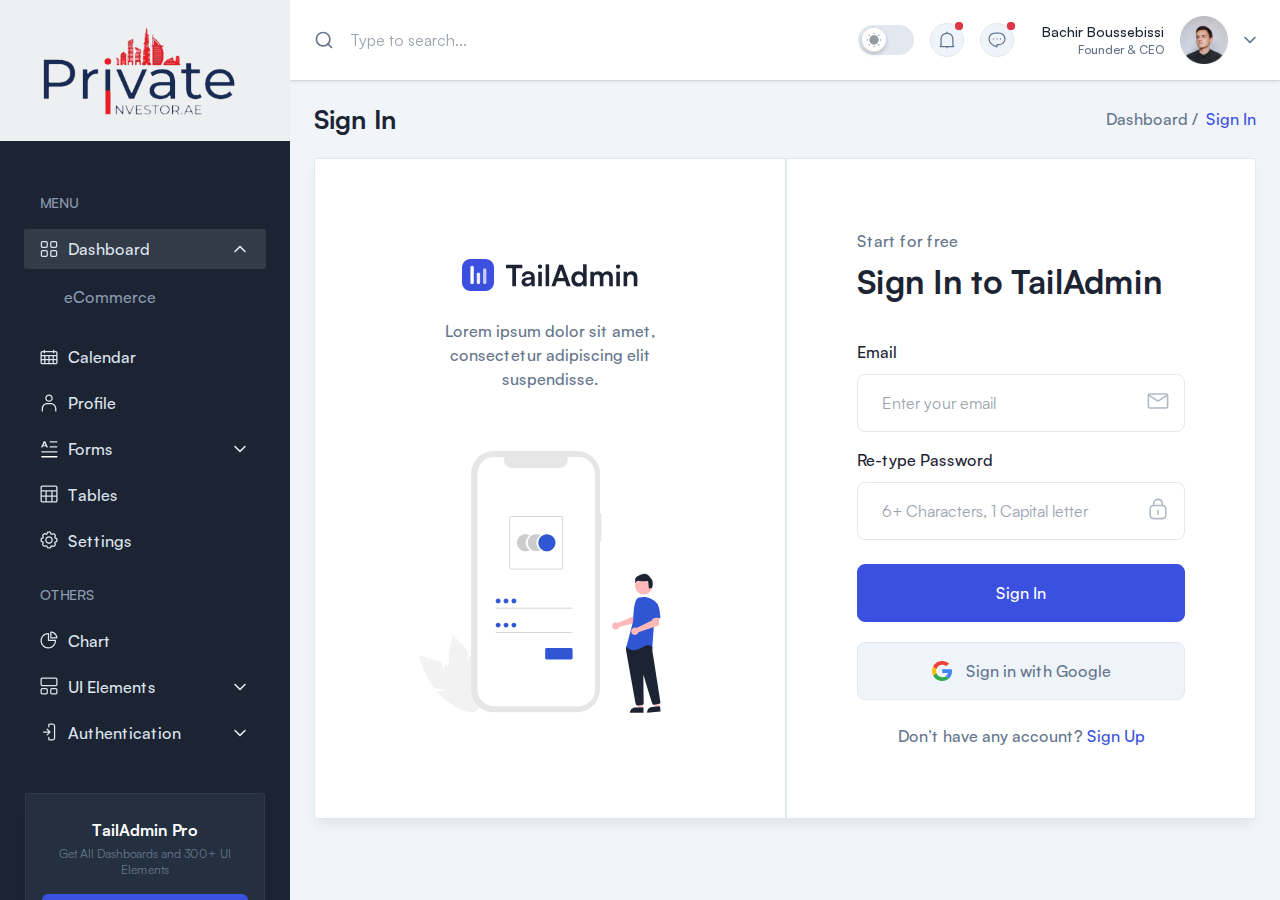
<file: signin.html>
<!DOCTYPE html>
<html lang="en">
  <head>
    <meta charset="UTF-8" />
    <meta http-equiv="X-UA-Compatible" content="IE=edge" />
    <meta name="viewport" content="width=device-width, initial-scale=1.0" />
    <title>Sign In | TailAdmin - Tailwind CSS Admin Dashboard Template</title>
  <link rel="icon" href="favicon.ico"><link href="style.css" rel="stylesheet"></head>

  <body
    x-data="{ page: 'signin', 'loaded': true, 'darkMode': true, 'stickyMenu': false, 'sidebarToggle': false, 'scrollTop': false }"
    x-init="
          darkMode = JSON.parse(localStorage.getItem('darkMode'));
          $watch('darkMode', value => localStorage.setItem('darkMode', JSON.stringify(value)))"
    :class="{'dark text-bodydark bg-boxdark-2': darkMode === true}"
  >
    <!-- ===== Preloader Start ===== -->
    <div
  x-show="loaded"
  x-init="window.addEventListener('DOMContentLoaded', () => {setTimeout(() => loaded = false, 500)})"
  class="fixed left-0 top-0 z-999999 flex h-screen w-screen items-center justify-center bg-white dark:bg-black"
>
  <div
    class="h-16 w-16 animate-spin rounded-full border-4 border-solid border-primary border-t-transparent"
  ></div>
</div>

    <!-- ===== Preloader End ===== -->

    <!-- ===== Page Wrapper Start ===== -->
    <div class="flex h-screen overflow-hidden">
      <!-- ===== Sidebar Start ===== -->
      <aside
  :class="sidebarToggle ? 'translate-x-0' : '-translate-x-full'"
  class="absolute left-0 top-0 z-9999 flex h-screen w-72.5 flex-col overflow-y-hidden bg-black duration-300 ease-linear dark:bg-boxdark lg:static lg:translate-x-0"
  @click.outside="sidebarToggle = false"
>
  <!-- SIDEBAR HEADER -->
  <div class="flex items-center justify-between gap-2 px-6 py-5.5 lg:py-6.5 bg-[#eeeff1]">
    <a href="index.html">
      <img src="src/images/logo/logo.png" alt="Logo" />
    </a>

    <button
      class="block lg:hidden"
      @click.stop="sidebarToggle = !sidebarToggle"
    >
      <svg
        class="fill-current"
        width="20"
        height="18"
        viewBox="0 0 20 18"
        fill="none"
        xmlns="http://www.w3.org/2000/svg"
      >
        <path
          d="M19 8.175H2.98748L9.36248 1.6875C9.69998 1.35 9.69998 0.825 9.36248 0.4875C9.02498 0.15 8.49998 0.15 8.16248 0.4875L0.399976 8.3625C0.0624756 8.7 0.0624756 9.225 0.399976 9.5625L8.16248 17.4375C8.31248 17.5875 8.53748 17.7 8.76248 17.7C8.98748 17.7 9.17498 17.625 9.36248 17.475C9.69998 17.1375 9.69998 16.6125 9.36248 16.275L3.02498 9.8625H19C19.45 9.8625 19.825 9.4875 19.825 9.0375C19.825 8.55 19.45 8.175 19 8.175Z"
          fill=""
        />
      </svg>
    </button>
  </div>
  <!-- SIDEBAR HEADER -->

  <div
    class="no-scrollbar flex flex-col overflow-y-auto duration-300 ease-linear"
  >
    <!-- Sidebar Menu -->
    <nav
      class="mt-5 px-4 py-4 lg:mt-9 lg:px-6"
      x-data="{selected: $persist('Dashboard')}"
    >
      <!-- Menu Group -->
      <div>
        <h3 class="mb-4 ml-4 text-sm font-medium text-bodydark2">MENU</h3>

        <ul class="mb-6 flex flex-col gap-1.5">
          <!-- Menu Item Dashboard -->
          <li>
            <a
              class="group relative flex items-center gap-2.5 rounded-sm px-4 py-2 font-medium text-bodydark1 duration-300 ease-in-out hover:bg-graydark dark:hover:bg-meta-4"
              href="#"
              @click.prevent="selected = (selected === 'Dashboard' ? '':'Dashboard')"
              :class="{ 'bg-graydark dark:bg-meta-4': (selected === 'Dashboard') || (page === 'ecommerce' || page === 'analytics' || page === 'stocks') }"
            >
              <svg
                class="fill-current"
                width="18"
                height="18"
                viewBox="0 0 18 18"
                fill="none"
                xmlns="http://www.w3.org/2000/svg"
              >
                <path
                  d="M6.10322 0.956299H2.53135C1.5751 0.956299 0.787598 1.7438 0.787598 2.70005V6.27192C0.787598 7.22817 1.5751 8.01567 2.53135 8.01567H6.10322C7.05947 8.01567 7.84697 7.22817 7.84697 6.27192V2.72817C7.8751 1.7438 7.0876 0.956299 6.10322 0.956299ZM6.60947 6.30005C6.60947 6.5813 6.38447 6.8063 6.10322 6.8063H2.53135C2.2501 6.8063 2.0251 6.5813 2.0251 6.30005V2.72817C2.0251 2.44692 2.2501 2.22192 2.53135 2.22192H6.10322C6.38447 2.22192 6.60947 2.44692 6.60947 2.72817V6.30005Z"
                  fill=""
                />
                <path
                  d="M15.4689 0.956299H11.8971C10.9408 0.956299 10.1533 1.7438 10.1533 2.70005V6.27192C10.1533 7.22817 10.9408 8.01567 11.8971 8.01567H15.4689C16.4252 8.01567 17.2127 7.22817 17.2127 6.27192V2.72817C17.2127 1.7438 16.4252 0.956299 15.4689 0.956299ZM15.9752 6.30005C15.9752 6.5813 15.7502 6.8063 15.4689 6.8063H11.8971C11.6158 6.8063 11.3908 6.5813 11.3908 6.30005V2.72817C11.3908 2.44692 11.6158 2.22192 11.8971 2.22192H15.4689C15.7502 2.22192 15.9752 2.44692 15.9752 2.72817V6.30005Z"
                  fill=""
                />
                <path
                  d="M6.10322 9.92822H2.53135C1.5751 9.92822 0.787598 10.7157 0.787598 11.672V15.2438C0.787598 16.2001 1.5751 16.9876 2.53135 16.9876H6.10322C7.05947 16.9876 7.84697 16.2001 7.84697 15.2438V11.7001C7.8751 10.7157 7.0876 9.92822 6.10322 9.92822ZM6.60947 15.272C6.60947 15.5532 6.38447 15.7782 6.10322 15.7782H2.53135C2.2501 15.7782 2.0251 15.5532 2.0251 15.272V11.7001C2.0251 11.4188 2.2501 11.1938 2.53135 11.1938H6.10322C6.38447 11.1938 6.60947 11.4188 6.60947 11.7001V15.272Z"
                  fill=""
                />
                <path
                  d="M15.4689 9.92822H11.8971C10.9408 9.92822 10.1533 10.7157 10.1533 11.672V15.2438C10.1533 16.2001 10.9408 16.9876 11.8971 16.9876H15.4689C16.4252 16.9876 17.2127 16.2001 17.2127 15.2438V11.7001C17.2127 10.7157 16.4252 9.92822 15.4689 9.92822ZM15.9752 15.272C15.9752 15.5532 15.7502 15.7782 15.4689 15.7782H11.8971C11.6158 15.7782 11.3908 15.5532 11.3908 15.272V11.7001C11.3908 11.4188 11.6158 11.1938 11.8971 11.1938H15.4689C15.7502 11.1938 15.9752 11.4188 15.9752 11.7001V15.272Z"
                  fill=""
                />
              </svg>

              Dashboard

              <svg
                class="absolute right-4 top-1/2 -translate-y-1/2 fill-current"
                :class="{ 'rotate-180': (selected === 'Dashboard') }"
                width="20"
                height="20"
                viewBox="0 0 20 20"
                fill="none"
                xmlns="http://www.w3.org/2000/svg"
              >
                <path
                  fill-rule="evenodd"
                  clip-rule="evenodd"
                  d="M4.41107 6.9107C4.73651 6.58527 5.26414 6.58527 5.58958 6.9107L10.0003 11.3214L14.4111 6.91071C14.7365 6.58527 15.2641 6.58527 15.5896 6.91071C15.915 7.23614 15.915 7.76378 15.5896 8.08922L10.5896 13.0892C10.2641 13.4147 9.73651 13.4147 9.41107 13.0892L4.41107 8.08922C4.08563 7.76378 4.08563 7.23614 4.41107 6.9107Z"
                  fill=""
                />
              </svg>
            </a>

            <!-- Dropdown Menu Start -->
            <div
              class="translate transform overflow-hidden"
              :class="(selected === 'Dashboard') ? 'block' :'hidden'"
            >
              <ul class="mb-5.5 mt-4 flex flex-col gap-2.5 pl-6">
                <li>
                  <a
                    class="group relative flex items-center gap-2.5 rounded-md px-4 font-medium text-bodydark2 duration-300 ease-in-out hover:text-white"
                    href="index.html"
                    :class="page === 'ecommerce' && '!text-white'"
                    >eCommerce
                  </a>
                </li>
              </ul>
            </div>
            <!-- Dropdown Menu End -->
          </li>
          <!-- Menu Item Dashboard -->

          <!-- Menu Item Calendar -->
          <li>
            <a
              class="group relative flex items-center gap-2.5 rounded-sm px-4 py-2 font-medium text-bodydark1 duration-300 ease-in-out hover:bg-graydark dark:hover:bg-meta-4"
              href="calendar.html"
              @click="selected = (selected === 'Calendar' ? '':'Calendar')"
              :class="{ 'bg-graydark dark:bg-meta-4': (selected === 'Calendar') && (page === 'calendar') }"
            >
              <svg
                class="fill-current"
                width="18"
                height="18"
                viewBox="0 0 18 18"
                fill="none"
                xmlns="http://www.w3.org/2000/svg"
              >
                <path
                  d="M15.7499 2.9812H14.2874V2.36245C14.2874 2.02495 14.0062 1.71558 13.6405 1.71558C13.2749 1.71558 12.9937 1.99683 12.9937 2.36245V2.9812H4.97803V2.36245C4.97803 2.02495 4.69678 1.71558 4.33115 1.71558C3.96553 1.71558 3.68428 1.99683 3.68428 2.36245V2.9812H2.2499C1.29365 2.9812 0.478027 3.7687 0.478027 4.75308V14.5406C0.478027 15.4968 1.26553 16.3125 2.2499 16.3125H15.7499C16.7062 16.3125 17.5218 15.525 17.5218 14.5406V4.72495C17.5218 3.7687 16.7062 2.9812 15.7499 2.9812ZM1.77178 8.21245H4.1624V10.9968H1.77178V8.21245ZM5.42803 8.21245H8.38115V10.9968H5.42803V8.21245ZM8.38115 12.2625V15.0187H5.42803V12.2625H8.38115ZM9.64678 12.2625H12.5999V15.0187H9.64678V12.2625ZM9.64678 10.9968V8.21245H12.5999V10.9968H9.64678ZM13.8374 8.21245H16.228V10.9968H13.8374V8.21245ZM2.2499 4.24683H3.7124V4.83745C3.7124 5.17495 3.99365 5.48433 4.35928 5.48433C4.7249 5.48433 5.00615 5.20308 5.00615 4.83745V4.24683H13.0499V4.83745C13.0499 5.17495 13.3312 5.48433 13.6968 5.48433C14.0624 5.48433 14.3437 5.20308 14.3437 4.83745V4.24683H15.7499C16.0312 4.24683 16.2562 4.47183 16.2562 4.75308V6.94683H1.77178V4.75308C1.77178 4.47183 1.96865 4.24683 2.2499 4.24683ZM1.77178 14.5125V12.2343H4.1624V14.9906H2.2499C1.96865 15.0187 1.77178 14.7937 1.77178 14.5125ZM15.7499 15.0187H13.8374V12.2625H16.228V14.5406C16.2562 14.7937 16.0312 15.0187 15.7499 15.0187Z"
                  fill=""
                />
              </svg>

              Calendar
            </a>
          </li>
          <!-- Menu Item Calendar -->

          <!-- Menu Item Profile -->
          <li>
            <a
              class="group relative flex items-center gap-2.5 rounded-sm px-4 py-2 font-medium text-bodydark1 duration-300 ease-in-out hover:bg-graydark dark:hover:bg-meta-4"
              href="profile.html"
              @click="selected = (selected === 'Profile' ? '':'Profile')"
              :class="{ 'bg-graydark dark:bg-meta-4': (selected === 'Profile') && (page === 'profile') }"
              :class="page === 'profile' && 'bg-graydark'"
            >
              <svg
                class="fill-current"
                width="18"
                height="18"
                viewBox="0 0 18 18"
                fill="none"
                xmlns="http://www.w3.org/2000/svg"
              >
                <path
                  d="M9.0002 7.79065C11.0814 7.79065 12.7689 6.1594 12.7689 4.1344C12.7689 2.1094 11.0814 0.478149 9.0002 0.478149C6.91895 0.478149 5.23145 2.1094 5.23145 4.1344C5.23145 6.1594 6.91895 7.79065 9.0002 7.79065ZM9.0002 1.7719C10.3783 1.7719 11.5033 2.84065 11.5033 4.16252C11.5033 5.4844 10.3783 6.55315 9.0002 6.55315C7.62207 6.55315 6.49707 5.4844 6.49707 4.16252C6.49707 2.84065 7.62207 1.7719 9.0002 1.7719Z"
                  fill=""
                />
                <path
                  d="M10.8283 9.05627H7.17207C4.16269 9.05627 1.71582 11.5313 1.71582 14.5406V16.875C1.71582 17.2125 1.99707 17.5219 2.3627 17.5219C2.72832 17.5219 3.00957 17.2407 3.00957 16.875V14.5406C3.00957 12.2344 4.89394 10.3219 7.22832 10.3219H10.8564C13.1627 10.3219 15.0752 12.2063 15.0752 14.5406V16.875C15.0752 17.2125 15.3564 17.5219 15.7221 17.5219C16.0877 17.5219 16.3689 17.2407 16.3689 16.875V14.5406C16.2846 11.5313 13.8377 9.05627 10.8283 9.05627Z"
                  fill=""
                />
              </svg>

              Profile
            </a>
          </li>
          <!-- Menu Item Profile -->

          <!-- Menu Item Forms -->
          <li>
            <a
              class="group relative flex items-center gap-2.5 rounded-sm px-4 py-2 font-medium text-bodydark1 duration-300 ease-in-out hover:bg-graydark dark:hover:bg-meta-4"
              href="#"
              @click.prevent="selected = (selected === 'Forms' ? '':'Forms')"
              :class="{ 'bg-graydark dark:bg-meta-4': (selected === 'Forms') || (page === 'formElements' || page === 'formLayout') }"
            >
              <svg
                class="fill-current"
                width="18"
                height="18"
                viewBox="0 0 18 18"
                fill="none"
                xmlns="http://www.w3.org/2000/svg"
              >
                <path
                  d="M1.43425 7.5093H2.278C2.44675 7.5093 2.55925 7.3968 2.58737 7.31243L2.98112 6.32805H5.90612L6.27175 7.31243C6.328 7.48118 6.46862 7.5093 6.58112 7.5093H7.453C7.76237 7.48118 7.87487 7.25618 7.76237 7.03118L5.428 1.4343C5.37175 1.26555 5.3155 1.23743 5.14675 1.23743H3.88112C3.76862 1.23743 3.59987 1.29368 3.57175 1.4343L1.153 7.08743C1.0405 7.2843 1.20925 7.5093 1.43425 7.5093ZM4.47175 2.98118L5.3155 5.17493H3.59987L4.47175 2.98118Z"
                  fill=""
                />
                <path
                  d="M10.1249 2.5031H16.8749C17.2124 2.5031 17.5218 2.22185 17.5218 1.85623C17.5218 1.4906 17.2405 1.20935 16.8749 1.20935H10.1249C9.7874 1.20935 9.47803 1.4906 9.47803 1.85623C9.47803 2.22185 9.75928 2.5031 10.1249 2.5031Z"
                  fill=""
                />
                <path
                  d="M16.8749 6.21558H10.1249C9.7874 6.21558 9.47803 6.49683 9.47803 6.86245C9.47803 7.22808 9.75928 7.50933 10.1249 7.50933H16.8749C17.2124 7.50933 17.5218 7.22808 17.5218 6.86245C17.5218 6.49683 17.2124 6.21558 16.8749 6.21558Z"
                  fill=""
                />
                <path
                  d="M16.875 11.1656H1.77187C1.43438 11.1656 1.125 11.4469 1.125 11.8125C1.125 12.1781 1.40625 12.4594 1.77187 12.4594H16.875C17.2125 12.4594 17.5219 12.1781 17.5219 11.8125C17.5219 11.4469 17.2125 11.1656 16.875 11.1656Z"
                  fill=""
                />
                <path
                  d="M16.875 16.1156H1.77187C1.43438 16.1156 1.125 16.3969 1.125 16.7625C1.125 17.1281 1.40625 17.4094 1.77187 17.4094H16.875C17.2125 17.4094 17.5219 17.1281 17.5219 16.7625C17.5219 16.3969 17.2125 16.1156 16.875 16.1156Z"
                  fill="white"
                />
              </svg>

              Forms

              <svg
                class="absolute right-4 top-1/2 -translate-y-1/2 fill-current"
                :class="{ 'rotate-180': (selected === 'Forms') }"
                width="20"
                height="20"
                viewBox="0 0 20 20"
                fill="none"
                xmlns="http://www.w3.org/2000/svg"
              >
                <path
                  fill-rule="evenodd"
                  clip-rule="evenodd"
                  d="M4.41107 6.9107C4.73651 6.58527 5.26414 6.58527 5.58958 6.9107L10.0003 11.3214L14.4111 6.91071C14.7365 6.58527 15.2641 6.58527 15.5896 6.91071C15.915 7.23614 15.915 7.76378 15.5896 8.08922L10.5896 13.0892C10.2641 13.4147 9.73651 13.4147 9.41107 13.0892L4.41107 8.08922C4.08563 7.76378 4.08563 7.23614 4.41107 6.9107Z"
                  fill=""
                />
              </svg>
            </a>

            <!-- Dropdown Menu Start -->
            <div
              class="translate transform overflow-hidden"
              :class="(selected === 'Forms') ? 'block' :'hidden'"
            >
              <ul class="mb-5.5 mt-4 flex flex-col gap-2.5 pl-6">
                <li>
                  <a
                    class="group relative flex items-center gap-2.5 rounded-md px-4 font-medium text-bodydark2 duration-300 ease-in-out hover:text-white"
                    href="form-elements.html"
                    :class="page === 'formElements' && '!text-white'"
                    >Form Elements</a
                  >
                </li>
                <li>
                  <a
                    class="group relative flex items-center gap-2.5 rounded-md px-4 font-medium text-bodydark2 duration-300 ease-in-out hover:text-white"
                    href="form-layout.html"
                    :class="page === 'formLayout' && '!text-white'"
                    >Form Layout</a
                  >
                </li>
              </ul>
            </div>
            <!-- Dropdown Menu End -->
          </li>
          <!-- Menu Item Forms -->

          <!-- Menu Item Tables -->
          <li>
            <a
              class="group relative flex items-center gap-2.5 rounded-sm py-2 px-4 font-medium text-bodydark1 duration-300 ease-in-out hover:bg-graydark dark:hover:bg-meta-4"
              href="tables.html"
              @click="selected = (selected === 'Tables' ? '':'Tables')"
              :class="{ 'bg-graydark dark:bg-meta-4': (selected === 'Tables') && (page === 'tables') }"
            >
              <svg
                class="fill-current"
                width="18"
                height="19"
                viewBox="0 0 18 19"
                fill="none"
                xmlns="http://www.w3.org/2000/svg"
              >
                <g clip-path="url(#clip0_130_9756)">
                  <path
                    d="M15.7501 0.55835H2.2501C1.29385 0.55835 0.506348 1.34585 0.506348 2.3021V15.8021C0.506348 16.7584 1.29385 17.574 2.27822 17.574H15.7782C16.7345 17.574 17.5501 16.7865 17.5501 15.8021V2.3021C17.522 1.34585 16.7063 0.55835 15.7501 0.55835ZM6.69385 10.599V6.4646H11.3063V10.5709H6.69385V10.599ZM11.3063 11.8646V16.3083H6.69385V11.8646H11.3063ZM1.77197 6.4646H5.45635V10.5709H1.77197V6.4646ZM12.572 6.4646H16.2563V10.5709H12.572V6.4646ZM2.2501 1.82397H15.7501C16.0313 1.82397 16.2563 2.04897 16.2563 2.33022V5.2271H1.77197V2.3021C1.77197 2.02085 1.96885 1.82397 2.2501 1.82397ZM1.77197 15.8021V11.8646H5.45635V16.3083H2.2501C1.96885 16.3083 1.77197 16.0834 1.77197 15.8021ZM15.7501 16.3083H12.572V11.8646H16.2563V15.8021C16.2563 16.0834 16.0313 16.3083 15.7501 16.3083Z"
                    fill=""
                  />
                </g>
                <defs>
                  <clipPath id="clip0_130_9756">
                    <rect
                      width="18"
                      height="18"
                      fill="white"
                      transform="translate(0 0.052124)"
                    />
                  </clipPath>
                </defs>
              </svg>

              Tables
            </a>
          </li>
          <!-- Menu Item Tables -->

          <!-- Menu Item Settings -->
          <li>
            <a
              class="group relative flex items-center gap-2.5 rounded-sm py-2 px-4 font-medium text-bodydark1 duration-300 ease-in-out hover:bg-graydark dark:hover:bg-meta-4"
              href="settings.html"
              @click="selected = (selected === 'Settings' ? '':'Settings')"
              :class="{ 'bg-graydark dark:bg-meta-4': (selected === 'Settings') && (page === 'settings') }"
              :class="page === 'settings' && 'bg-graydark'"
            >
              <svg
                class="fill-current"
                width="18"
                height="19"
                viewBox="0 0 18 19"
                fill="none"
                xmlns="http://www.w3.org/2000/svg"
              >
                <g clip-path="url(#clip0_130_9763)">
                  <path
                    d="M17.0721 7.30835C16.7909 6.99897 16.3971 6.83022 15.9752 6.83022H15.8909C15.7502 6.83022 15.6377 6.74585 15.6096 6.63335C15.5815 6.52085 15.5252 6.43647 15.4971 6.32397C15.4409 6.21147 15.4971 6.09897 15.5815 6.0146L15.6377 5.95835C15.9471 5.6771 16.1159 5.28335 16.1159 4.86147C16.1159 4.4396 15.9752 4.04585 15.6659 3.73647L14.569 2.61147C13.9784 1.99272 12.9659 1.9646 12.3471 2.58335L12.2627 2.6396C12.1784 2.72397 12.0377 2.7521 11.8971 2.69585C11.7846 2.6396 11.6721 2.58335 11.5315 2.55522C11.3909 2.49897 11.3065 2.38647 11.3065 2.27397V2.13335C11.3065 1.26147 10.6034 0.55835 9.73148 0.55835H8.15648C7.7346 0.55835 7.34085 0.7271 7.0596 1.00835C6.75023 1.31772 6.6096 1.71147 6.6096 2.10522V2.21772C6.6096 2.33022 6.52523 2.44272 6.41273 2.49897C6.35648 2.5271 6.32835 2.5271 6.2721 2.55522C6.1596 2.61147 6.01898 2.58335 5.9346 2.49897L5.87835 2.4146C5.5971 2.10522 5.20335 1.93647 4.78148 1.93647C4.3596 1.93647 3.96585 2.0771 3.65648 2.38647L2.53148 3.48335C1.91273 4.07397 1.8846 5.08647 2.50335 5.70522L2.5596 5.7896C2.64398 5.87397 2.6721 6.0146 2.61585 6.09897C2.5596 6.21147 2.53148 6.29585 2.47523 6.40835C2.41898 6.52085 2.3346 6.5771 2.19398 6.5771H2.1096C1.68773 6.5771 1.29398 6.71772 0.984604 7.0271C0.675229 7.30835 0.506479 7.7021 0.506479 8.12397L0.478354 9.69897C0.450229 10.5708 1.15335 11.274 2.02523 11.3021H2.1096C2.25023 11.3021 2.36273 11.3865 2.39085 11.499C2.4471 11.5833 2.50335 11.6677 2.53148 11.7802C2.5596 11.8927 2.53148 12.0052 2.4471 12.0896L2.39085 12.1458C2.08148 12.4271 1.91273 12.8208 1.91273 13.2427C1.91273 13.6646 2.05335 14.0583 2.36273 14.3677L3.4596 15.4927C4.05023 16.1115 5.06273 16.1396 5.68148 15.5208L5.76585 15.4646C5.85023 15.3802 5.99085 15.3521 6.13148 15.4083C6.24398 15.4646 6.35648 15.5208 6.4971 15.549C6.63773 15.6052 6.7221 15.7177 6.7221 15.8302V15.9427C6.7221 16.8146 7.42523 17.5177 8.2971 17.5177H9.8721C10.744 17.5177 11.4471 16.8146 11.4471 15.9427V15.8302C11.4471 15.7177 11.5315 15.6052 11.644 15.549C11.7002 15.5208 11.7284 15.5208 11.7846 15.4927C11.9252 15.4365 12.0377 15.4646 12.1221 15.549L12.1784 15.6333C12.4596 15.9427 12.8534 16.1115 13.2752 16.1115C13.6971 16.1115 14.0909 15.9708 14.4002 15.6615L15.5252 14.5646C16.144 13.974 16.1721 12.9615 15.5534 12.3427L15.4971 12.2583C15.4127 12.174 15.3846 12.0333 15.4409 11.949C15.4971 11.8365 15.5252 11.7521 15.5815 11.6396C15.6377 11.5271 15.7502 11.4708 15.8627 11.4708H15.9471H15.9752C16.819 11.4708 17.5221 10.7958 17.5502 9.92397L17.5784 8.34897C17.5221 8.01147 17.3534 7.5896 17.0721 7.30835ZM16.2284 9.9521C16.2284 10.1208 16.0877 10.2615 15.919 10.2615H15.8346H15.8065C15.1596 10.2615 14.569 10.6552 14.344 11.2177C14.3159 11.3021 14.2596 11.3865 14.2315 11.4708C13.9784 12.0333 14.0909 12.7365 14.5409 13.1865L14.5971 13.2708C14.7096 13.3833 14.7096 13.5802 14.5971 13.6927L13.4721 14.7896C13.3877 14.874 13.3034 14.874 13.2471 14.874C13.1909 14.874 13.1065 14.874 13.0221 14.7896L12.9659 14.7052C12.5159 14.2271 11.8409 14.0865 11.2221 14.3677L11.1096 14.424C10.4909 14.6771 10.0971 15.2396 10.0971 15.8865V15.999C10.0971 16.1677 9.95648 16.3083 9.78773 16.3083H8.21273C8.04398 16.3083 7.90335 16.1677 7.90335 15.999V15.8865C7.90335 15.2396 7.5096 14.649 6.89085 14.424C6.80648 14.3958 6.69398 14.3396 6.6096 14.3115C6.3846 14.199 6.1596 14.1708 5.9346 14.1708C5.54085 14.1708 5.1471 14.3115 4.83773 14.6208L4.78148 14.649C4.66898 14.7615 4.4721 14.7615 4.3596 14.649L3.26273 13.524C3.17835 13.4396 3.17835 13.3552 3.17835 13.299C3.17835 13.2427 3.17835 13.1583 3.26273 13.074L3.31898 13.0177C3.7971 12.5677 3.93773 11.8646 3.6846 11.3021C3.65648 11.2177 3.62835 11.1333 3.5721 11.049C3.3471 10.4583 2.7846 10.0365 2.13773 10.0365H2.05335C1.8846 10.0365 1.74398 9.89585 1.74398 9.7271L1.7721 8.1521C1.7721 8.0396 1.82835 7.98335 1.85648 7.9271C1.8846 7.89897 1.96898 7.84272 2.08148 7.84272H2.16585C2.81273 7.87085 3.40335 7.4771 3.65648 6.88647C3.6846 6.8021 3.74085 6.71772 3.76898 6.63335C4.0221 6.07085 3.9096 5.36772 3.4596 4.91772L3.40335 4.83335C3.29085 4.72085 3.29085 4.52397 3.40335 4.41147L4.52835 3.3146C4.61273 3.23022 4.6971 3.23022 4.75335 3.23022C4.8096 3.23022 4.89398 3.23022 4.97835 3.3146L5.0346 3.39897C5.4846 3.8771 6.1596 4.01772 6.77835 3.7646L6.89085 3.70835C7.5096 3.45522 7.90335 2.89272 7.90335 2.24585V2.13335C7.90335 2.02085 7.9596 1.9646 7.98773 1.90835C8.01585 1.8521 8.10023 1.82397 8.21273 1.82397H9.78773C9.95648 1.82397 10.0971 1.9646 10.0971 2.13335V2.24585C10.0971 2.89272 10.4909 3.48335 11.1096 3.70835C11.194 3.73647 11.3065 3.79272 11.3909 3.82085C11.9815 4.1021 12.6846 3.9896 13.1627 3.5396L13.2471 3.48335C13.3596 3.37085 13.5565 3.37085 13.669 3.48335L14.7659 4.60835C14.8502 4.69272 14.8502 4.7771 14.8502 4.83335C14.8502 4.8896 14.8221 4.97397 14.7659 5.05835L14.7096 5.1146C14.2034 5.53647 14.0627 6.2396 14.2877 6.8021C14.3159 6.88647 14.344 6.97085 14.4002 7.05522C14.6252 7.64585 15.1877 8.06772 15.8346 8.06772H15.919C16.0315 8.06772 16.0877 8.12397 16.144 8.1521C16.2002 8.18022 16.2284 8.2646 16.2284 8.3771V9.9521Z"
                    fill=""
                  />
                  <path
                    d="M9.00029 5.22705C6.89092 5.22705 5.17529 6.94268 5.17529 9.05205C5.17529 11.1614 6.89092 12.8771 9.00029 12.8771C11.1097 12.8771 12.8253 11.1614 12.8253 9.05205C12.8253 6.94268 11.1097 5.22705 9.00029 5.22705ZM9.00029 11.6114C7.59404 11.6114 6.44092 10.4583 6.44092 9.05205C6.44092 7.6458 7.59404 6.49268 9.00029 6.49268C10.4065 6.49268 11.5597 7.6458 11.5597 9.05205C11.5597 10.4583 10.4065 11.6114 9.00029 11.6114Z"
                    fill=""
                  />
                </g>
                <defs>
                  <clipPath id="clip0_130_9763">
                    <rect
                      width="18"
                      height="18"
                      fill="white"
                      transform="translate(0 0.052124)"
                    />
                  </clipPath>
                </defs>
              </svg>

              Settings
            </a>
          </li>
          <!-- Menu Item Settings -->
        </ul>
      </div>

      <!-- Others Group -->
      <div>
        <h3 class="mb-4 ml-4 text-sm font-medium text-bodydark2">OTHERS</h3>

        <ul class="mb-6 flex flex-col gap-1.5">
          <!-- Menu Item Chart -->
          <li>
            <a
              class="group relative flex items-center gap-2.5 rounded-sm py-2 px-4 font-medium text-bodydark1 duration-300 ease-in-out hover:bg-graydark dark:hover:bg-meta-4"
              href="chart.html"
              @click="selected = (selected === 'Chart' ? '':'Chart')"
              :class="{ 'bg-graydark dark:bg-meta-4': (selected === 'Chart') && (page === 'Chart') }"
            >
              <svg
                class="fill-current"
                width="18"
                height="19"
                viewBox="0 0 18 19"
                fill="none"
                xmlns="http://www.w3.org/2000/svg"
              >
                <g clip-path="url(#clip0_130_9801)">
                  <path
                    d="M10.8563 0.55835C10.5188 0.55835 10.2095 0.8396 10.2095 1.20522V6.83022C10.2095 7.16773 10.4907 7.4771 10.8563 7.4771H16.8751C17.0438 7.4771 17.2126 7.39272 17.3251 7.28022C17.4376 7.1396 17.4938 6.97085 17.4938 6.8021C17.2688 3.28647 14.3438 0.55835 10.8563 0.55835ZM11.4751 6.15522V1.8521C13.8095 2.13335 15.6938 3.8771 16.1438 6.18335H11.4751V6.15522Z"
                    fill=""
                  />
                  <path
                    d="M15.3845 8.7427H9.1126V2.69582C9.1126 2.35832 8.83135 2.07707 8.49385 2.07707C8.40947 2.07707 8.3251 2.07707 8.24072 2.07707C3.96572 2.04895 0.506348 5.53645 0.506348 9.81145C0.506348 14.0864 3.99385 17.5739 8.26885 17.5739C12.5438 17.5739 16.0313 14.0864 16.0313 9.81145C16.0313 9.6427 16.0313 9.47395 16.0032 9.33332C16.0032 8.99582 15.722 8.7427 15.3845 8.7427ZM8.26885 16.3083C4.66885 16.3083 1.77197 13.4114 1.77197 9.81145C1.77197 6.3802 4.47197 3.53957 7.8751 3.3427V9.36145C7.8751 9.69895 8.15635 10.0083 8.52197 10.0083H14.7938C14.6813 13.4958 11.7845 16.3083 8.26885 16.3083Z"
                    fill=""
                  />
                </g>
                <defs>
                  <clipPath id="clip0_130_9801">
                    <rect
                      width="18"
                      height="18"
                      fill="white"
                      transform="translate(0 0.052124)"
                    />
                  </clipPath>
                </defs>
              </svg>

              Chart
            </a>
          </li>
          <!-- Menu Item Chart -->

          <!-- Menu Item Ui Elements -->
          <li>
            <a
              class="group relative flex items-center gap-2.5 rounded-sm px-4 py-2 font-medium text-bodydark1 duration-300 ease-in-out hover:bg-graydark dark:hover:bg-meta-4"
              href="#"
              @click.prevent="selected = (selected === 'UiElements' ? '':'UiElements')"
              :class="{ 'bg-graydark dark:bg-meta-4': (selected === 'UiElements') || (page === 'alerts' || page === 'buttons') }"
            >
              <svg
                class="fill-current"
                width="18"
                height="19"
                viewBox="0 0 18 19"
                fill="none"
                xmlns="http://www.w3.org/2000/svg"
              >
                <g clip-path="url(#clip0_130_9807)">
                  <path
                    d="M15.7501 0.55835H2.2501C1.29385 0.55835 0.506348 1.34585 0.506348 2.3021V7.53335C0.506348 8.4896 1.29385 9.2771 2.2501 9.2771H15.7501C16.7063 9.2771 17.4938 8.4896 17.4938 7.53335V2.3021C17.4938 1.34585 16.7063 0.55835 15.7501 0.55835ZM16.2563 7.53335C16.2563 7.8146 16.0313 8.0396 15.7501 8.0396H2.2501C1.96885 8.0396 1.74385 7.8146 1.74385 7.53335V2.3021C1.74385 2.02085 1.96885 1.79585 2.2501 1.79585H15.7501C16.0313 1.79585 16.2563 2.02085 16.2563 2.3021V7.53335Z"
                    fill=""
                  />
                  <path
                    d="M6.13135 10.9646H2.2501C1.29385 10.9646 0.506348 11.7521 0.506348 12.7083V15.8021C0.506348 16.7583 1.29385 17.5458 2.2501 17.5458H6.13135C7.0876 17.5458 7.8751 16.7583 7.8751 15.8021V12.7083C7.90322 11.7521 7.11572 10.9646 6.13135 10.9646ZM6.6376 15.8021C6.6376 16.0833 6.4126 16.3083 6.13135 16.3083H2.2501C1.96885 16.3083 1.74385 16.0833 1.74385 15.8021V12.7083C1.74385 12.4271 1.96885 12.2021 2.2501 12.2021H6.13135C6.4126 12.2021 6.6376 12.4271 6.6376 12.7083V15.8021Z"
                    fill=""
                  />
                  <path
                    d="M15.75 10.9646H11.8688C10.9125 10.9646 10.125 11.7521 10.125 12.7083V15.8021C10.125 16.7583 10.9125 17.5458 11.8688 17.5458H15.75C16.7063 17.5458 17.4938 16.7583 17.4938 15.8021V12.7083C17.4938 11.7521 16.7063 10.9646 15.75 10.9646ZM16.2562 15.8021C16.2562 16.0833 16.0312 16.3083 15.75 16.3083H11.8688C11.5875 16.3083 11.3625 16.0833 11.3625 15.8021V12.7083C11.3625 12.4271 11.5875 12.2021 11.8688 12.2021H15.75C16.0312 12.2021 16.2562 12.4271 16.2562 12.7083V15.8021Z"
                    fill=""
                  />
                </g>
                <defs>
                  <clipPath id="clip0_130_9807">
                    <rect
                      width="18"
                      height="18"
                      fill="white"
                      transform="translate(0 0.052124)"
                    />
                  </clipPath>
                </defs>
              </svg>

              UI Elements

              <svg
                class="absolute right-4 top-1/2 -translate-y-1/2 fill-current"
                :class="{ 'rotate-180': (selected === 'UiElements') }"
                width="20"
                height="20"
                viewBox="0 0 20 20"
                fill="none"
                xmlns="http://www.w3.org/2000/svg"
              >
                <path
                  fill-rule="evenodd"
                  clip-rule="evenodd"
                  d="M4.41107 6.9107C4.73651 6.58527 5.26414 6.58527 5.58958 6.9107L10.0003 11.3214L14.4111 6.91071C14.7365 6.58527 15.2641 6.58527 15.5896 6.91071C15.915 7.23614 15.915 7.76378 15.5896 8.08922L10.5896 13.0892C10.2641 13.4147 9.73651 13.4147 9.41107 13.0892L4.41107 8.08922C4.08563 7.76378 4.08563 7.23614 4.41107 6.9107Z"
                  fill=""
                />
              </svg>
            </a>

            <!-- Dropdown Menu Start -->
            <div
              class="translate transform overflow-hidden"
              :class="(selected === 'UiElements') ? 'block' :'hidden'"
            >
              <ul class="mb-3 mt-4 flex flex-col gap-2 pl-6">
                <li>
                  <a
                    class="group relative flex items-center gap-2.5 rounded-md px-4 font-medium text-bodydark2 duration-300 ease-in-out hover:text-white"
                    href="alerts.html"
                    :class="page === 'alerts' && '!text-white'"
                    >Alerts</a
                  >
                </li>

                <li>
                  <a
                    class="group relative flex items-center gap-2.5 rounded-md px-4 font-medium text-bodydark2 duration-300 ease-in-out hover:text-white"
                    href="buttons.html"
                    :class="page === 'buttons' && '!text-white'"
                    >Buttons</a
                  >
                </li>
              </ul>
            </div>
            <!-- Dropdown Menu End -->
          </li>
          <!-- Menu Item Ui Elements -->

          <!-- Menu Item Auth Pages -->
          <li>
            <a
              class="group relative flex items-center gap-2.5 rounded-sm px-4 py-2 font-medium text-bodydark1 duration-300 ease-in-out hover:bg-graydark dark:hover:bg-meta-4"
              href="#"
              @click.prevent="selected = (selected === 'AuthPages' ? '':'AuthPages')"
              :class="{ 'bg-graydark dark:bg-meta-4': (selected === 'AuthPages') || (page === 'register' || page === 'login') }"
            >
              <svg
                class="fill-current"
                width="18"
                height="19"
                viewBox="0 0 18 19"
                fill="none"
                xmlns="http://www.w3.org/2000/svg"
              >
                <g clip-path="url(#clip0_130_9814)">
                  <path
                    d="M12.7127 0.55835H9.53457C8.80332 0.55835 8.18457 1.1771 8.18457 1.90835V3.84897C8.18457 4.18647 8.46582 4.46772 8.80332 4.46772C9.14082 4.46772 9.45019 4.18647 9.45019 3.84897V1.88022C9.45019 1.82397 9.47832 1.79585 9.53457 1.79585H12.7127C13.3877 1.79585 13.9221 2.33022 13.9221 3.00522V15.0709C13.9221 15.7459 13.3877 16.2802 12.7127 16.2802H9.53457C9.47832 16.2802 9.45019 16.2521 9.45019 16.1959V14.2552C9.45019 13.9177 9.16894 13.6365 8.80332 13.6365C8.43769 13.6365 8.18457 13.9177 8.18457 14.2552V16.1959C8.18457 16.9271 8.80332 17.5459 9.53457 17.5459H12.7127C14.0908 17.5459 15.1877 16.4209 15.1877 15.0709V3.03335C15.1877 1.65522 14.0627 0.55835 12.7127 0.55835Z"
                    fill=""
                  />
                  <path
                    d="M10.4346 8.60205L7.62207 5.7333C7.36895 5.48018 6.97519 5.48018 6.72207 5.7333C6.46895 5.98643 6.46895 6.38018 6.72207 6.6333L8.46582 8.40518H3.45957C3.12207 8.40518 2.84082 8.68643 2.84082 9.02393C2.84082 9.36143 3.12207 9.64268 3.45957 9.64268H8.49395L6.72207 11.4427C6.46895 11.6958 6.46895 12.0896 6.72207 12.3427C6.83457 12.4552 7.00332 12.5114 7.17207 12.5114C7.34082 12.5114 7.50957 12.4552 7.62207 12.3145L10.4346 9.4458C10.6877 9.24893 10.6877 8.85518 10.4346 8.60205Z"
                    fill=""
                  />
                </g>
                <defs>
                  <clipPath id="clip0_130_9814">
                    <rect
                      width="18"
                      height="18"
                      fill="white"
                      transform="translate(0 0.052124)"
                    />
                  </clipPath>
                </defs>
              </svg>

              Authentication

              <svg
                class="absolute right-4 top-1/2 -translate-y-1/2 fill-current"
                :class="{ 'rotate-180': (selected === 'AuthPages') }"
                width="20"
                height="20"
                viewBox="0 0 20 20"
                fill="none"
                xmlns="http://www.w3.org/2000/svg"
              >
                <path
                  fill-rule="evenodd"
                  clip-rule="evenodd"
                  d="M4.41107 6.9107C4.73651 6.58527 5.26414 6.58527 5.58958 6.9107L10.0003 11.3214L14.4111 6.91071C14.7365 6.58527 15.2641 6.58527 15.5896 6.91071C15.915 7.23614 15.915 7.76378 15.5896 8.08922L10.5896 13.0892C10.2641 13.4147 9.73651 13.4147 9.41107 13.0892L4.41107 8.08922C4.08563 7.76378 4.08563 7.23614 4.41107 6.9107Z"
                  fill=""
                />
              </svg>
            </a>

            <!-- Dropdown Menu Start -->
            <div
              class="translate transform overflow-hidden"
              :class="(selected === 'AuthPages') ? 'block' :'hidden'"
            >
              <ul class="mb-3 mt-4 flex flex-col gap-2 pl-6">
                <li>
                  <a
                    class="group relative flex items-center gap-2.5 rounded-md px-4 font-medium text-bodydark2 duration-300 ease-in-out hover:text-white"
                    href="signin.html"
                    :class="page === 'signin' && '!text-white'"
                    >Sign In</a
                  >
                </li>
                <li>
                  <a
                    class="group relative flex items-center gap-2.5 rounded-md px-4 font-medium text-bodydark2 duration-300 ease-in-out hover:text-white"
                    href="signup.html"
                    :class="page === 'signup' && '!text-white'"
                    >Sign Up</a
                  >
                </li>
              </ul>
            </div>
            <!-- Dropdown Menu End -->
          </li>
          <!-- Menu Item Auth Pages -->
        </ul>
      </div>
    </nav>
    <!-- Sidebar Menu -->

    <!-- Promo Box -->
    <div
      class="mx-auto mb-10 w-full max-w-60 rounded-sm border border-strokedark bg-boxdark px-4 py-6 text-center shadow-default"
    >
      <h3 class="mb-1 font-semibold text-white">TailAdmin Pro</h3>
      <p class="mb-4 text-xs">Get All Dashboards and 300+ UI Elements</p>
      <a
        href="https://tailadmin.com/pricing"
        target="_blank"
        rel="nofollow"
        class="flex items-center justify-center rounded-md bg-primary p-2 text-white hover:bg-opacity-95"
      >
        Purchase Now
      </a>
    </div>
    <!-- Promo Box -->
  </div>
</aside>

      <!-- ===== Sidebar End ===== -->

      <!-- ===== Content Area Start ===== -->
      <div
        class="relative flex flex-1 flex-col overflow-y-auto overflow-x-hidden"
      >
        <!-- ===== Header Start ===== -->
        <header
  class="sticky top-0 z-999 flex w-full bg-white drop-shadow-1 dark:bg-boxdark dark:drop-shadow-none"
>
  <div
    class="flex flex-grow items-center justify-between px-4 py-4 shadow-2 md:px-6 2xl:px-11"
  >
    <div class="flex items-center gap-2 sm:gap-4 lg:hidden">
      <!-- Hamburger Toggle BTN -->
      <button
        class="z-99999 block rounded-sm border border-stroke bg-white p-1.5 shadow-sm dark:border-strokedark dark:bg-boxdark lg:hidden"
        @click.stop="sidebarToggle = !sidebarToggle"
      >
        <span class="relative block h-5.5 w-5.5 cursor-pointer">
          <span class="du-block absolute right-0 h-full w-full">
            <span
              class="relative left-0 top-0 my-1 block h-0.5 w-0 rounded-sm bg-black delay-[0] duration-200 ease-in-out dark:bg-white"
              :class="{ '!w-full delay-300': !sidebarToggle }"
            ></span>
            <span
              class="relative left-0 top-0 my-1 block h-0.5 w-0 rounded-sm bg-black delay-150 duration-200 ease-in-out dark:bg-white"
              :class="{ '!w-full delay-400': !sidebarToggle }"
            ></span>
            <span
              class="relative left-0 top-0 my-1 block h-0.5 w-0 rounded-sm bg-black delay-200 duration-200 ease-in-out dark:bg-white"
              :class="{ '!w-full delay-500': !sidebarToggle }"
            ></span>
          </span>
          <span class="du-block absolute right-0 h-full w-full rotate-45">
            <span
              class="absolute left-2.5 top-0 block h-full w-0.5 rounded-sm bg-black delay-300 duration-200 ease-in-out dark:bg-white"
              :class="{ '!h-0 delay-[0]': !sidebarToggle }"
            ></span>
            <span
              class="delay-400 absolute left-0 top-2.5 block h-0.5 w-full rounded-sm bg-black duration-200 ease-in-out dark:bg-white"
              :class="{ '!h-0 dealy-200': !sidebarToggle }"
            ></span>
          </span>
        </span>
      </button>
      <!-- Hamburger Toggle BTN -->
      <a class="block flex-shrink-0 lg:hidden" href="index.html">
        <img src="src/images/logo/logo.png" alt="Logo" />
      </a>
    </div>
    <div class="hidden sm:block">
      <form action="https://formbold.com/s/unique_form_id" method="POST">
        <div class="relative">
          <button class="absolute left-0 top-1/2 -translate-y-1/2">
            <svg
              class="fill-body hover:fill-primary dark:fill-bodydark dark:hover:fill-primary"
              width="20"
              height="20"
              viewBox="0 0 20 20"
              fill="none"
              xmlns="http://www.w3.org/2000/svg"
            >
              <path
                fill-rule="evenodd"
                clip-rule="evenodd"
                d="M9.16666 3.33332C5.945 3.33332 3.33332 5.945 3.33332 9.16666C3.33332 12.3883 5.945 15 9.16666 15C12.3883 15 15 12.3883 15 9.16666C15 5.945 12.3883 3.33332 9.16666 3.33332ZM1.66666 9.16666C1.66666 5.02452 5.02452 1.66666 9.16666 1.66666C13.3088 1.66666 16.6667 5.02452 16.6667 9.16666C16.6667 13.3088 13.3088 16.6667 9.16666 16.6667C5.02452 16.6667 1.66666 13.3088 1.66666 9.16666Z"
                fill=""
              />
              <path
                fill-rule="evenodd"
                clip-rule="evenodd"
                d="M13.2857 13.2857C13.6112 12.9603 14.1388 12.9603 14.4642 13.2857L18.0892 16.9107C18.4147 17.2362 18.4147 17.7638 18.0892 18.0892C17.7638 18.4147 17.2362 18.4147 16.9107 18.0892L13.2857 14.4642C12.9603 14.1388 12.9603 13.6112 13.2857 13.2857Z"
                fill=""
              />
            </svg>
          </button>

          <input
            type="text"
            placeholder="Type to search..."
            class="w-full bg-transparent pl-9 pr-4 focus:outline-none xl:w-125"
          />
        </div>
      </form>
    </div>

    <div class="flex items-center gap-3 2xsm:gap-7">
      <ul class="flex items-center gap-2 2xsm:gap-4">
        <li>
          <!-- Dark Mode Toggler -->
          <label
            :class="darkMode ? 'bg-primary' : 'bg-stroke'"
            class="relative m-0 block h-7.5 w-14 rounded-full"
          >
            <input
              type="checkbox"
              :value="darkMode"
              @change="darkMode = !darkMode"
              class="absolute top-0 z-50 m-0 h-full w-full cursor-pointer opacity-0"
            />
            <span
              :class="darkMode && '!right-1 !translate-x-full'"
              class="absolute left-1 top-1/2 flex h-6 w-6 -translate-y-1/2 translate-x-0 items-center justify-center rounded-full bg-white shadow-switcher duration-75 ease-linear"
            >
              <span class="dark:hidden">
                <svg
                  width="16"
                  height="16"
                  viewBox="0 0 16 16"
                  fill="none"
                  xmlns="http://www.w3.org/2000/svg"
                >
                  <path
                    d="M7.99992 12.6666C10.5772 12.6666 12.6666 10.5772 12.6666 7.99992C12.6666 5.42259 10.5772 3.33325 7.99992 3.33325C5.42259 3.33325 3.33325 5.42259 3.33325 7.99992C3.33325 10.5772 5.42259 12.6666 7.99992 12.6666Z"
                    fill="#969AA1"
                  />
                  <path
                    d="M8.00008 15.3067C7.63341 15.3067 7.33342 15.0334 7.33342 14.6667V14.6134C7.33342 14.2467 7.63341 13.9467 8.00008 13.9467C8.36675 13.9467 8.66675 14.2467 8.66675 14.6134C8.66675 14.9801 8.36675 15.3067 8.00008 15.3067ZM12.7601 13.4267C12.5867 13.4267 12.4201 13.3601 12.2867 13.2334L12.2001 13.1467C11.9401 12.8867 11.9401 12.4667 12.2001 12.2067C12.4601 11.9467 12.8801 11.9467 13.1401 12.2067L13.2267 12.2934C13.4867 12.5534 13.4867 12.9734 13.2267 13.2334C13.1001 13.3601 12.9334 13.4267 12.7601 13.4267ZM3.24008 13.4267C3.06675 13.4267 2.90008 13.3601 2.76675 13.2334C2.50675 12.9734 2.50675 12.5534 2.76675 12.2934L2.85342 12.2067C3.11342 11.9467 3.53341 11.9467 3.79341 12.2067C4.05341 12.4667 4.05341 12.8867 3.79341 13.1467L3.70675 13.2334C3.58008 13.3601 3.40675 13.4267 3.24008 13.4267ZM14.6667 8.66675H14.6134C14.2467 8.66675 13.9467 8.36675 13.9467 8.00008C13.9467 7.63341 14.2467 7.33342 14.6134 7.33342C14.9801 7.33342 15.3067 7.63341 15.3067 8.00008C15.3067 8.36675 15.0334 8.66675 14.6667 8.66675ZM1.38675 8.66675H1.33341C0.966748 8.66675 0.666748 8.36675 0.666748 8.00008C0.666748 7.63341 0.966748 7.33342 1.33341 7.33342C1.70008 7.33342 2.02675 7.63341 2.02675 8.00008C2.02675 8.36675 1.75341 8.66675 1.38675 8.66675ZM12.6734 3.99341C12.5001 3.99341 12.3334 3.92675 12.2001 3.80008C11.9401 3.54008 11.9401 3.12008 12.2001 2.86008L12.2867 2.77341C12.5467 2.51341 12.9667 2.51341 13.2267 2.77341C13.4867 3.03341 13.4867 3.45341 13.2267 3.71341L13.1401 3.80008C13.0134 3.92675 12.8467 3.99341 12.6734 3.99341ZM3.32675 3.99341C3.15341 3.99341 2.98675 3.92675 2.85342 3.80008L2.76675 3.70675C2.50675 3.44675 2.50675 3.02675 2.76675 2.76675C3.02675 2.50675 3.44675 2.50675 3.70675 2.76675L3.79341 2.85342C4.05341 3.11342 4.05341 3.53341 3.79341 3.79341C3.66675 3.92675 3.49341 3.99341 3.32675 3.99341ZM8.00008 2.02675C7.63341 2.02675 7.33342 1.75341 7.33342 1.38675V1.33341C7.33342 0.966748 7.63341 0.666748 8.00008 0.666748C8.36675 0.666748 8.66675 0.966748 8.66675 1.33341C8.66675 1.70008 8.36675 2.02675 8.00008 2.02675Z"
                    fill="#969AA1"
                  />
                </svg>
              </span>
              <span class="hidden dark:inline-block">
                <svg
                  width="16"
                  height="16"
                  viewBox="0 0 16 16"
                  fill="none"
                  xmlns="http://www.w3.org/2000/svg"
                >
                  <path
                    d="M14.3533 10.62C14.2466 10.44 13.9466 10.16 13.1999 10.2933C12.7866 10.3667 12.3666 10.4 11.9466 10.38C10.3933 10.3133 8.98659 9.6 8.00659 8.5C7.13993 7.53333 6.60659 6.27333 6.59993 4.91333C6.59993 4.15333 6.74659 3.42 7.04659 2.72666C7.33993 2.05333 7.13326 1.7 6.98659 1.55333C6.83326 1.4 6.47326 1.18666 5.76659 1.48C3.03993 2.62666 1.35326 5.36 1.55326 8.28666C1.75326 11.04 3.68659 13.3933 6.24659 14.28C6.85993 14.4933 7.50659 14.62 8.17326 14.6467C8.27993 14.6533 8.38659 14.66 8.49326 14.66C10.7266 14.66 12.8199 13.6067 14.1399 11.8133C14.5866 11.1933 14.4666 10.8 14.3533 10.62Z"
                    fill="#969AA1"
                  />
                </svg>
              </span>
            </span>
          </label>
          <!-- Dark Mode Toggler -->
        </li>

        <!-- Notification Menu Area -->
        <li
          class="relative"
          x-data="{ dropdownOpen: false, notifying: true }"
          @click.outside="dropdownOpen = false"
        >
          <a
            class="relative flex h-8.5 w-8.5 items-center justify-center rounded-full border-[0.5px] border-stroke bg-gray hover:text-primary dark:border-strokedark dark:bg-meta-4 dark:text-white"
            href="#"
            @click.prevent="dropdownOpen = ! dropdownOpen; notifying = false"
          >
            <span
              :class="!notifying && 'hidden'"
              class="absolute -top-0.5 right-0 z-1 h-2 w-2 rounded-full bg-meta-1"
            >
              <span
                class="absolute -z-1 inline-flex h-full w-full animate-ping rounded-full bg-meta-1 opacity-75"
              ></span>
            </span>

            <svg
              class="fill-current duration-300 ease-in-out"
              width="18"
              height="18"
              viewBox="0 0 18 18"
              fill="none"
              xmlns="http://www.w3.org/2000/svg"
            >
              <path
                d="M16.1999 14.9343L15.6374 14.0624C15.5249 13.8937 15.4687 13.7249 15.4687 13.528V7.67803C15.4687 6.01865 14.7655 4.47178 13.4718 3.31865C12.4312 2.39053 11.0812 1.7999 9.64678 1.6874V1.1249C9.64678 0.787402 9.36553 0.478027 8.9999 0.478027C8.6624 0.478027 8.35303 0.759277 8.35303 1.1249V1.65928C8.29678 1.65928 8.24053 1.65928 8.18428 1.6874C4.92178 2.05303 2.4749 4.66865 2.4749 7.79053V13.528C2.44678 13.8093 2.39053 13.9499 2.33428 14.0343L1.7999 14.9343C1.63115 15.2155 1.63115 15.553 1.7999 15.8343C1.96865 16.0874 2.2499 16.2562 2.55928 16.2562H8.38115V16.8749C8.38115 17.2124 8.6624 17.5218 9.02803 17.5218C9.36553 17.5218 9.6749 17.2405 9.6749 16.8749V16.2562H15.4687C15.778 16.2562 16.0593 16.0874 16.228 15.8343C16.3968 15.553 16.3968 15.2155 16.1999 14.9343ZM3.23428 14.9905L3.43115 14.653C3.5999 14.3718 3.68428 14.0343 3.74053 13.6405V7.79053C3.74053 5.31553 5.70928 3.23428 8.3249 2.95303C9.92803 2.78428 11.503 3.2624 12.6562 4.2749C13.6687 5.1749 14.2312 6.38428 14.2312 7.67803V13.528C14.2312 13.9499 14.3437 14.3437 14.5968 14.7374L14.7655 14.9905H3.23428Z"
                fill=""
              />
            </svg>
          </a>

          <!-- Dropdown Start -->
          <div
            x-show="dropdownOpen"
            class="absolute -right-27 mt-2.5 flex h-90 w-75 flex-col rounded-sm border border-stroke bg-white shadow-default dark:border-strokedark dark:bg-boxdark sm:right-0 sm:w-80"
          >
            <div class="px-4.5 py-3">
              <h5 class="text-sm font-medium text-bodydark2">Notification</h5>
            </div>

            <ul class="flex h-auto flex-col overflow-y-auto">
              <li>
                <a
                  class="flex flex-col gap-2.5 border-t border-stroke px-4.5 py-3 hover:bg-gray-2 dark:border-strokedark dark:hover:bg-meta-4"
                  href="#"
                >
                  <p class="text-sm">
                    <span class="text-black dark:text-white"
                      >Edit your information in a swipe</span
                    >
                    Sint occaecat cupidatat non proident, sunt in culpa qui
                    officia deserunt mollit anim.
                  </p>

                  <p class="text-xs">12 May, 2025</p>
                </a>
              </li>
              <li>
                <a
                  class="flex flex-col gap-2.5 border-t border-stroke px-4.5 py-3 hover:bg-gray-2 dark:border-strokedark dark:hover:bg-meta-4"
                  href="#"
                >
                  <p class="text-sm">
                    <span class="text-black dark:text-white"
                      >It is a long established fact</span
                    >
                    that a reader will be distracted by the readable.
                  </p>

                  <p class="text-xs">24 Feb, 2025</p>
                </a>
              </li>
              <li>
                <a
                  class="flex flex-col gap-2.5 border-t border-stroke px-4.5 py-3 hover:bg-gray-2 dark:border-strokedark dark:hover:bg-meta-4"
                  href="#"
                >
                  <p class="text-sm">
                    <span class="text-black dark:text-white"
                      >There are many variations</span
                    >
                    of passages of Lorem Ipsum available, but the majority have
                    suffered
                  </p>

                  <p class="text-xs">04 Jan, 2025</p>
                </a>
              </li>
              <li>
                <a
                  class="flex flex-col gap-2.5 border-t border-stroke px-4.5 py-3 hover:bg-gray-2 dark:border-strokedark dark:hover:bg-meta-4"
                  href="#"
                >
                  <p class="text-sm">
                    <span class="text-black dark:text-white"
                      >There are many variations</span
                    >
                    of passages of Lorem Ipsum available, but the majority have
                    suffered
                  </p>

                  <p class="text-xs">01 Dec, 2024</p>
                </a>
              </li>
            </ul>
          </div>
          <!-- Dropdown End -->
        </li>
        <!-- Notification Menu Area -->

        <!-- Chat Notification Area -->
        <li
          class="relative"
          x-data="{ dropdownOpen: false, notifying: true }"
          @click.outside="dropdownOpen = false"
        >
          <a
            class="relative flex h-8.5 w-8.5 items-center justify-center rounded-full border-[0.5px] border-stroke bg-gray hover:text-primary dark:border-strokedark dark:bg-meta-4 dark:text-white"
            href="#"
            @click.prevent="dropdownOpen = ! dropdownOpen; notifying = false"
          >
            <span
              :class="!notifying && 'hidden'"
              class="absolute -right-0.5 -top-0.5 z-1 h-2 w-2 rounded-full bg-meta-1"
            >
              <span
                class="absolute -z-1 inline-flex h-full w-full animate-ping rounded-full bg-meta-1 opacity-75"
              ></span>
            </span>

            <svg
              class="fill-current duration-300 ease-in-out"
              width="18"
              height="18"
              viewBox="0 0 18 18"
              fill="none"
              xmlns="http://www.w3.org/2000/svg"
            >
              <path
                d="M10.9688 1.57495H7.03135C3.43135 1.57495 0.506348 4.41558 0.506348 7.90308C0.506348 11.3906 2.75635 13.8375 8.26885 16.3125C8.40947 16.3687 8.52197 16.3968 8.6626 16.3968C8.85947 16.3968 9.02822 16.3406 9.19697 16.2281C9.47822 16.0593 9.64697 15.75 9.64697 15.4125V14.2031H10.9688C14.5688 14.2031 17.522 11.3625 17.522 7.87495C17.522 4.38745 14.5688 1.57495 10.9688 1.57495ZM10.9688 12.9937H9.3376C8.80322 12.9937 8.35322 13.4437 8.35322 13.9781V15.0187C3.6001 12.825 1.74385 10.8 1.74385 7.9312C1.74385 5.14683 4.10635 2.8687 7.03135 2.8687H10.9688C13.8657 2.8687 16.2563 5.14683 16.2563 7.9312C16.2563 10.7156 13.8657 12.9937 10.9688 12.9937Z"
                fill=""
              />
              <path
                d="M5.42812 7.28442C5.0625 7.28442 4.78125 7.56567 4.78125 7.9313C4.78125 8.29692 5.0625 8.57817 5.42812 8.57817C5.79375 8.57817 6.075 8.29692 6.075 7.9313C6.075 7.56567 5.79375 7.28442 5.42812 7.28442Z"
                fill=""
              />
              <path
                d="M9.00015 7.28442C8.63452 7.28442 8.35327 7.56567 8.35327 7.9313C8.35327 8.29692 8.63452 8.57817 9.00015 8.57817C9.33765 8.57817 9.64702 8.29692 9.64702 7.9313C9.64702 7.56567 9.33765 7.28442 9.00015 7.28442Z"
                fill=""
              />
              <path
                d="M12.5719 7.28442C12.2063 7.28442 11.925 7.56567 11.925 7.9313C11.925 8.29692 12.2063 8.57817 12.5719 8.57817C12.9375 8.57817 13.2188 8.29692 13.2188 7.9313C13.2188 7.56567 12.9094 7.28442 12.5719 7.28442Z"
                fill=""
              />
            </svg>
          </a>

          <!-- Dropdown Start -->
          <div
            x-show="dropdownOpen"
            class="absolute -right-16 mt-2.5 flex h-90 w-75 flex-col rounded-sm border border-stroke bg-white shadow-default dark:border-strokedark dark:bg-boxdark sm:right-0 sm:w-80"
          >
            <div class="px-4.5 py-3">
              <h5 class="text-sm font-medium text-bodydark2">Messages</h5>
            </div>

            <ul class="flex h-auto flex-col overflow-y-auto">
              <li>
                <a
                  class="flex gap-4.5 border-t border-stroke px-4.5 py-3 hover:bg-gray-2 dark:border-strokedark dark:hover:bg-meta-4"
                  href="messages.html"
                >
                  <div class="h-12.5 w-12.5 rounded-full">
                    <img src="src/images/user/user-02.png" alt="User" />
                  </div>

                  <div>
                    <h6 class="text-sm font-medium text-black dark:text-white">
                      Mariya Desoja
                    </h6>
                    <p class="text-sm">I like your confidence 💪</p>
                    <p class="text-xs">2min ago</p>
                  </div>
                </a>
              </li>
              <li>
                <a
                  class="flex gap-4.5 border-t border-stroke px-4.5 py-3 hover:bg-gray-2 dark:border-strokedark dark:hover:bg-meta-4"
                  href="messages.html"
                >
                  <div class="h-12.5 w-12.5 rounded-full">
                    <img src="src/images/user/user-01.png" alt="User" />
                  </div>

                  <div>
                    <h6 class="text-sm font-medium text-black dark:text-white">
                      Robert Jhon
                    </h6>
                    <p class="text-sm">Can you share your offer?</p>
                    <p class="text-xs">10min ago</p>
                  </div>
                </a>
              </li>
              <li>
                <a
                  class="flex gap-4.5 border-t border-stroke px-4.5 py-3 hover:bg-gray-2 dark:border-strokedark dark:hover:bg-meta-4"
                  href="messages.html"
                >
                  <div class="h-12.5 w-12.5 rounded-full">
                    <img src="src/images/user/user-03.png" alt="User" />
                  </div>

                  <div>
                    <h6 class="text-sm font-medium text-black dark:text-white">
                      Henry Dholi
                    </h6>
                    <p class="text-sm">I cam across your profile and...</p>
                    <p class="text-xs">1day ago</p>
                  </div>
                </a>
              </li>
              <li>
                <a
                  class="flex gap-4.5 border-t border-stroke px-4.5 py-3 hover:bg-gray-2 dark:border-strokedark dark:hover:bg-meta-4"
                  href="messages.html"
                >
                  <div class="h-12.5 w-12.5 rounded-full">
                    <img src="src/images/user/user-04.png" alt="User" />
                  </div>

                  <div>
                    <h6 class="text-sm font-medium text-black dark:text-white">
                      Cody Fisher
                    </h6>
                    <p class="text-sm">I’m waiting for you response!</p>
                    <p class="text-xs">5days ago</p>
                  </div>
                </a>
              </li>
              <li>
                <a
                  class="flex gap-4.5 border-t border-stroke px-4.5 py-3 hover:bg-gray-2 dark:border-strokedark dark:hover:bg-meta-4"
                  href="messages.html"
                >
                  <div class="h-12.5 w-12.5 rounded-full">
                    <img src="src/images/user/user-02.png" alt="User" />
                  </div>

                  <div>
                    <h6 class="text-sm font-medium text-black dark:text-white">
                      Mariya Desoja
                    </h6>
                    <p class="text-sm">I like your confidence 💪</p>
                    <p class="text-xs">2min ago</p>
                  </div>
                </a>
              </li>
            </ul>
          </div>
          <!-- Dropdown End -->
        </li>
        <!-- Chat Notification Area -->
      </ul>

      <!-- User Area -->
      <div
        class="relative"
        x-data="{ dropdownOpen: false }"
        @click.outside="dropdownOpen = false"
      >
        <a
          class="flex items-center gap-4"
          href="#"
          @click.prevent="dropdownOpen = ! dropdownOpen"
        >
          <span class="hidden text-right lg:block">
            <span class="block text-sm font-medium text-black dark:text-white"
              >Bachir Boussebissi</span
            >
            <span class="block text-xs font-medium">Founder & CEO</span>
          </span>

          <span class="h-12 w-12 rounded-full">
            <img src="src/images/user/user-01.png" alt="User" />
          </span>

          <svg
            :class="dropdownOpen && 'rotate-180'"
            class="hidden fill-current sm:block"
            width="12"
            height="8"
            viewBox="0 0 12 8"
            fill="none"
            xmlns="http://www.w3.org/2000/svg"
          >
            <path
              fill-rule="evenodd"
              clip-rule="evenodd"
              d="M0.410765 0.910734C0.736202 0.585297 1.26384 0.585297 1.58928 0.910734L6.00002 5.32148L10.4108 0.910734C10.7362 0.585297 11.2638 0.585297 11.5893 0.910734C11.9147 1.23617 11.9147 1.76381 11.5893 2.08924L6.58928 7.08924C6.26384 7.41468 5.7362 7.41468 5.41077 7.08924L0.410765 2.08924C0.0853277 1.76381 0.0853277 1.23617 0.410765 0.910734Z"
              fill=""
            />
          </svg>
        </a>

        <!-- Dropdown Start -->
        <div
          x-show="dropdownOpen"
          class="absolute right-0 mt-4 flex w-62.5 flex-col rounded-sm border border-stroke bg-white shadow-default dark:border-strokedark dark:bg-boxdark"
        >
          <ul
            class="flex flex-col gap-5 border-b border-stroke px-6 py-7.5 dark:border-strokedark"
          >
            <li>
              <a
                href="profile.html"
                class="flex items-center gap-3.5 text-sm font-medium duration-300 ease-in-out hover:text-primary lg:text-base"
              >
                <svg
                  class="fill-current"
                  width="22"
                  height="22"
                  viewBox="0 0 22 22"
                  fill="none"
                  xmlns="http://www.w3.org/2000/svg"
                >
                  <path
                    d="M11 9.62499C8.42188 9.62499 6.35938 7.59687 6.35938 5.12187C6.35938 2.64687 8.42188 0.618744 11 0.618744C13.5781 0.618744 15.6406 2.64687 15.6406 5.12187C15.6406 7.59687 13.5781 9.62499 11 9.62499ZM11 2.16562C9.28125 2.16562 7.90625 3.50624 7.90625 5.12187C7.90625 6.73749 9.28125 8.07812 11 8.07812C12.7188 8.07812 14.0938 6.73749 14.0938 5.12187C14.0938 3.50624 12.7188 2.16562 11 2.16562Z"
                    fill=""
                  />
                  <path
                    d="M17.7719 21.4156H4.2281C3.5406 21.4156 2.9906 20.8656 2.9906 20.1781V17.0844C2.9906 13.7156 5.7406 10.9656 9.10935 10.9656H12.925C16.2937 10.9656 19.0437 13.7156 19.0437 17.0844V20.1781C19.0094 20.8312 18.4594 21.4156 17.7719 21.4156ZM4.53748 19.8687H17.4969V17.0844C17.4969 14.575 15.4344 12.5125 12.925 12.5125H9.07498C6.5656 12.5125 4.5031 14.575 4.5031 17.0844V19.8687H4.53748Z"
                    fill=""
                  />
                </svg>
                My Profile
              </a>
            </li>
            <li>
              <a
                href="messages.html"
                class="flex items-center gap-3.5 text-sm font-medium duration-300 ease-in-out hover:text-primary lg:text-base"
              >
                <svg
                  class="fill-current"
                  width="22"
                  height="22"
                  viewBox="0 0 22 22"
                  fill="none"
                  xmlns="http://www.w3.org/2000/svg"
                >
                  <path
                    d="M17.6687 1.44374C17.1187 0.893744 16.4312 0.618744 15.675 0.618744H7.42498C6.25623 0.618744 5.25935 1.58124 5.25935 2.78437V4.12499H4.29685C3.88435 4.12499 3.50623 4.46874 3.50623 4.91562C3.50623 5.36249 3.84998 5.70624 4.29685 5.70624H5.25935V10.2781H4.29685C3.88435 10.2781 3.50623 10.6219 3.50623 11.0687C3.50623 11.4812 3.84998 11.8594 4.29685 11.8594H5.25935V16.4312H4.29685C3.88435 16.4312 3.50623 16.775 3.50623 17.2219C3.50623 17.6687 3.84998 18.0125 4.29685 18.0125H5.25935V19.25C5.25935 20.4187 6.22185 21.4156 7.42498 21.4156H15.675C17.2218 21.4156 18.4937 20.1437 18.5281 18.5969V3.47187C18.4937 2.68124 18.2187 1.95937 17.6687 1.44374ZM16.9469 18.5625C16.9469 19.2844 16.3625 19.8344 15.6406 19.8344H7.3906C7.04685 19.8344 6.77185 19.5594 6.77185 19.2156V17.875H8.6281C9.0406 17.875 9.41873 17.5312 9.41873 17.0844C9.41873 16.6375 9.07498 16.2937 8.6281 16.2937H6.77185V11.7906H8.6281C9.0406 11.7906 9.41873 11.4469 9.41873 11C9.41873 10.5875 9.07498 10.2094 8.6281 10.2094H6.77185V5.63749H8.6281C9.0406 5.63749 9.41873 5.29374 9.41873 4.84687C9.41873 4.39999 9.07498 4.05624 8.6281 4.05624H6.77185V2.74999C6.77185 2.40624 7.04685 2.13124 7.3906 2.13124H15.6406C15.9844 2.13124 16.2937 2.26874 16.5687 2.50937C16.8094 2.74999 16.9469 3.09374 16.9469 3.43749V18.5625Z"
                    fill=""
                  />
                </svg>
                My Contacts
              </a>
            </li>
            <li>
              <a
                href="settings.html"
                class="flex items-center gap-3.5 text-sm font-medium duration-300 ease-in-out hover:text-primary lg:text-base"
              >
                <svg
                  class="fill-current"
                  width="22"
                  height="22"
                  viewBox="0 0 22 22"
                  fill="none"
                  xmlns="http://www.w3.org/2000/svg"
                >
                  <path
                    d="M20.8656 8.86874C20.5219 8.49062 20.0406 8.28437 19.525 8.28437H19.4219C19.25 8.28437 19.1125 8.18124 19.0781 8.04374C19.0437 7.90624 18.975 7.80312 18.9406 7.66562C18.8719 7.52812 18.9406 7.39062 19.0437 7.28749L19.1125 7.21874C19.4906 6.87499 19.6969 6.39374 19.6969 5.87812C19.6969 5.36249 19.525 4.88124 19.1469 4.50312L17.8062 3.12812C17.0844 2.37187 15.8469 2.33749 15.0906 3.09374L14.9875 3.16249C14.8844 3.26562 14.7125 3.29999 14.5406 3.23124C14.4031 3.16249 14.2656 3.09374 14.0937 3.05937C13.9219 2.99062 13.8187 2.85312 13.8187 2.71562V2.54374C13.8187 1.47812 12.9594 0.618744 11.8937 0.618744H9.96875C9.45312 0.618744 8.97187 0.824994 8.62812 1.16874C8.25 1.54687 8.07812 2.02812 8.07812 2.50937V2.64687C8.07812 2.78437 7.975 2.92187 7.8375 2.99062C7.76875 3.02499 7.73437 3.02499 7.66562 3.05937C7.52812 3.12812 7.35625 3.09374 7.25312 2.99062L7.18437 2.88749C6.84062 2.50937 6.35937 2.30312 5.84375 2.30312C5.32812 2.30312 4.84687 2.47499 4.46875 2.85312L3.09375 4.19374C2.3375 4.91562 2.30312 6.15312 3.05937 6.90937L3.12812 7.01249C3.23125 7.11562 3.26562 7.28749 3.19687 7.39062C3.12812 7.52812 3.09375 7.63124 3.025 7.76874C2.95625 7.90624 2.85312 7.97499 2.68125 7.97499H2.57812C2.0625 7.97499 1.58125 8.14687 1.20312 8.52499C0.824996 8.86874 0.618746 9.34999 0.618746 9.86562L0.584371 11.7906C0.549996 12.8562 1.40937 13.7156 2.475 13.75H2.57812C2.75 13.75 2.8875 13.8531 2.92187 13.9906C2.99062 14.0937 3.05937 14.1969 3.09375 14.3344C3.12812 14.4719 3.09375 14.6094 2.99062 14.7125L2.92187 14.7812C2.54375 15.125 2.3375 15.6062 2.3375 16.1219C2.3375 16.6375 2.50937 17.1187 2.8875 17.4969L4.22812 18.8719C4.95 19.6281 6.1875 19.6625 6.94375 18.9062L7.04687 18.8375C7.15 18.7344 7.32187 18.7 7.49375 18.7687C7.63125 18.8375 7.76875 18.9062 7.94062 18.9406C8.1125 19.0094 8.21562 19.1469 8.21562 19.2844V19.4219C8.21562 20.4875 9.075 21.3469 10.1406 21.3469H12.0656C13.1312 21.3469 13.9906 20.4875 13.9906 19.4219V19.2844C13.9906 19.1469 14.0937 19.0094 14.2312 18.9406C14.3 18.9062 14.3344 18.9062 14.4031 18.8719C14.575 18.8031 14.7125 18.8375 14.8156 18.9406L14.8844 19.0437C15.2281 19.4219 15.7094 19.6281 16.225 19.6281C16.7406 19.6281 17.2219 19.4562 17.6 19.0781L18.975 17.7375C19.7312 17.0156 19.7656 15.7781 19.0094 15.0219L18.9406 14.9187C18.8375 14.8156 18.8031 14.6437 18.8719 14.5406C18.9406 14.4031 18.975 14.3 19.0437 14.1625C19.1125 14.025 19.25 13.9562 19.3875 13.9562H19.4906H19.525C20.5562 13.9562 21.4156 13.1312 21.45 12.0656L21.4844 10.1406C21.4156 9.72812 21.2094 9.21249 20.8656 8.86874ZM19.8344 12.1C19.8344 12.3062 19.6625 12.4781 19.4562 12.4781H19.3531H19.3187C18.5281 12.4781 17.8062 12.9594 17.5312 13.6469C17.4969 13.75 17.4281 13.8531 17.3937 13.9562C17.0844 14.6437 17.2219 15.5031 17.7719 16.0531L17.8406 16.1562C17.9781 16.2937 17.9781 16.5344 17.8406 16.6719L16.4656 18.0125C16.3625 18.1156 16.2594 18.1156 16.1906 18.1156C16.1219 18.1156 16.0187 18.1156 15.9156 18.0125L15.8469 17.9094C15.2969 17.325 14.4719 17.1531 13.7156 17.4969L13.5781 17.5656C12.8219 17.875 12.3406 18.5625 12.3406 19.3531V19.4906C12.3406 19.6969 12.1687 19.8687 11.9625 19.8687H10.0375C9.83125 19.8687 9.65937 19.6969 9.65937 19.4906V19.3531C9.65937 18.5625 9.17812 17.8406 8.42187 17.5656C8.31875 17.5312 8.18125 17.4625 8.07812 17.4281C7.80312 17.2906 7.52812 17.2562 7.25312 17.2562C6.77187 17.2562 6.29062 17.4281 5.9125 17.8062L5.84375 17.8406C5.70625 17.9781 5.46562 17.9781 5.32812 17.8406L3.9875 16.4656C3.88437 16.3625 3.88437 16.2594 3.88437 16.1906C3.88437 16.1219 3.88437 16.0187 3.9875 15.9156L4.05625 15.8469C4.64062 15.2969 4.8125 14.4375 4.50312 13.75C4.46875 13.6469 4.43437 13.5437 4.36562 13.4406C4.09062 12.7187 3.40312 12.2031 2.6125 12.2031H2.50937C2.30312 12.2031 2.13125 12.0312 2.13125 11.825L2.16562 9.89999C2.16562 9.76249 2.23437 9.69374 2.26875 9.62499C2.30312 9.59062 2.40625 9.52187 2.54375 9.52187H2.64687C3.4375 9.55624 4.15937 9.07499 4.46875 8.35312C4.50312 8.24999 4.57187 8.14687 4.60625 8.04374C4.91562 7.35624 4.77812 6.49687 4.22812 5.94687L4.15937 5.84374C4.02187 5.70624 4.02187 5.46562 4.15937 5.32812L5.53437 3.98749C5.6375 3.88437 5.74062 3.88437 5.80937 3.88437C5.87812 3.88437 5.98125 3.88437 6.08437 3.98749L6.15312 4.09062C6.70312 4.67499 7.52812 4.84687 8.28437 4.53749L8.42187 4.46874C9.17812 4.15937 9.65937 3.47187 9.65937 2.68124V2.54374C9.65937 2.40624 9.72812 2.33749 9.7625 2.26874C9.79687 2.19999 9.9 2.16562 10.0375 2.16562H11.9625C12.1687 2.16562 12.3406 2.33749 12.3406 2.54374V2.68124C12.3406 3.47187 12.8219 4.19374 13.5781 4.46874C13.6812 4.50312 13.8187 4.57187 13.9219 4.60624C14.6437 4.94999 15.5031 4.81249 16.0875 4.26249L16.1906 4.19374C16.3281 4.05624 16.5687 4.05624 16.7062 4.19374L18.0469 5.56874C18.15 5.67187 18.15 5.77499 18.15 5.84374C18.15 5.91249 18.1156 6.01562 18.0469 6.11874L17.9781 6.18749C17.3594 6.70312 17.1875 7.56249 17.4625 8.24999C17.4969 8.35312 17.5312 8.45624 17.6 8.55937C17.875 9.28124 18.5625 9.79687 19.3531 9.79687H19.4562C19.5937 9.79687 19.6625 9.86562 19.7312 9.89999C19.8 9.93437 19.8344 10.0375 19.8344 10.175V12.1Z"
                    fill=""
                  />
                  <path
                    d="M11 6.32498C8.42189 6.32498 6.32501 8.42186 6.32501 11C6.32501 13.5781 8.42189 15.675 11 15.675C13.5781 15.675 15.675 13.5781 15.675 11C15.675 8.42186 13.5781 6.32498 11 6.32498ZM11 14.1281C9.28126 14.1281 7.87189 12.7187 7.87189 11C7.87189 9.28123 9.28126 7.87186 11 7.87186C12.7188 7.87186 14.1281 9.28123 14.1281 11C14.1281 12.7187 12.7188 14.1281 11 14.1281Z"
                    fill=""
                  />
                </svg>
                Account Settings
              </a>
            </li>
          </ul>
          <button
            class="flex items-center gap-3.5 px-6 py-4 text-sm font-medium duration-300 ease-in-out hover:text-primary lg:text-base"
          >
            <svg
              class="fill-current"
              width="22"
              height="22"
              viewBox="0 0 22 22"
              fill="none"
              xmlns="http://www.w3.org/2000/svg"
            >
              <path
                d="M15.5375 0.618744H11.6531C10.7594 0.618744 10.0031 1.37499 10.0031 2.26874V4.64062C10.0031 5.05312 10.3469 5.39687 10.7594 5.39687C11.1719 5.39687 11.55 5.05312 11.55 4.64062V2.23437C11.55 2.16562 11.5844 2.13124 11.6531 2.13124H15.5375C16.3625 2.13124 17.0156 2.78437 17.0156 3.60937V18.3562C17.0156 19.1812 16.3625 19.8344 15.5375 19.8344H11.6531C11.5844 19.8344 11.55 19.8 11.55 19.7312V17.3594C11.55 16.9469 11.2062 16.6031 10.7594 16.6031C10.3125 16.6031 10.0031 16.9469 10.0031 17.3594V19.7312C10.0031 20.625 10.7594 21.3812 11.6531 21.3812H15.5375C17.2219 21.3812 18.5625 20.0062 18.5625 18.3562V3.64374C18.5625 1.95937 17.1875 0.618744 15.5375 0.618744Z"
                fill=""
              />
              <path
                d="M6.05001 11.7563H12.2031C12.6156 11.7563 12.9594 11.4125 12.9594 11C12.9594 10.5875 12.6156 10.2438 12.2031 10.2438H6.08439L8.21564 8.07813C8.52501 7.76875 8.52501 7.2875 8.21564 6.97812C7.90626 6.66875 7.42501 6.66875 7.11564 6.97812L3.67814 10.4844C3.36876 10.7938 3.36876 11.275 3.67814 11.5844L7.11564 15.0906C7.25314 15.2281 7.45939 15.3312 7.66564 15.3312C7.87189 15.3312 8.04376 15.2625 8.21564 15.125C8.52501 14.8156 8.52501 14.3344 8.21564 14.025L6.05001 11.7563Z"
                fill=""
              />
            </svg>
            Log Out
          </button>
        </div>
        <!-- Dropdown End -->
      </div>
      <!-- User Area -->
    </div>
  </div>
</header>

        <!-- ===== Header End ===== -->

        <!-- ===== Main Content Start ===== -->
        <main>
          <div class="mx-auto max-w-screen-2xl p-4 md:p-6 2xl:p-10">
            <!-- Breadcrumb Start -->
            <div
              class="mb-6 flex flex-col gap-3 sm:flex-row sm:items-center sm:justify-between"
            >
              <h2 class="text-title-md2 font-bold text-black dark:text-white">
                Sign In
              </h2>

              <nav>
                <ol class="flex items-center gap-2">
                  <li>
                    <a class="font-medium" href="index.html">Dashboard /</a>
                  </li>
                  <li class="font-medium text-primary">Sign In</li>
                </ol>
              </nav>
            </div>
            <!-- Breadcrumb End -->

            <!-- ====== Forms Section Start -->
            <div
              class="rounded-sm border border-stroke bg-white shadow-default dark:border-strokedark dark:bg-boxdark"
            >
              <div class="flex flex-wrap items-center">
                <div class="hidden w-full xl:block xl:w-1/2">
                  <div class="px-26 py-17.5 text-center">
                    <a class="mb-5.5 inline-block" href="index.html">
                      <img
                        class="hidden dark:block"
                        src="src/images/logo/logo.svg"
                        alt="Logo"
                      />
                      <img
                        class="dark:hidden"
                        src="src/images/logo/logo-dark.svg"
                        alt="Logo"
                      />
                    </a>

                    <p class="font-medium 2xl:px-20">
                      Lorem ipsum dolor sit amet, consectetur adipiscing elit
                      suspendisse.
                    </p>

                    <span class="mt-15 inline-block">
                      <img
                        src="src/images/illustration/illustration-03.svg"
                        alt="illustration"
                      />
                    </span>
                  </div>
                </div>
                <div
                  class="w-full border-stroke dark:border-strokedark xl:w-1/2 xl:border-l-2"
                >
                  <div class="w-full p-4 sm:p-12.5 xl:p-17.5">
                    <span class="mb-1.5 block font-medium">Start for free</span>
                    <h2
                      class="mb-9 text-2xl font-bold text-black dark:text-white sm:text-title-xl2"
                    >
                      Sign In to TailAdmin
                    </h2>

                    <form>
                      <div class="mb-4">
                        <label
                          class="mb-2.5 block font-medium text-black dark:text-white"
                          >Email</label
                        >
                        <div class="relative">
                          <input
                            type="email"
                            placeholder="Enter your email"
                            class="w-full rounded-lg border border-stroke bg-transparent py-4 pl-6 pr-10 outline-none focus:border-primary focus-visible:shadow-none dark:border-form-strokedark dark:bg-form-input dark:focus:border-primary"
                          />

                          <span class="absolute right-4 top-4">
                            <svg
                              class="fill-current"
                              width="22"
                              height="22"
                              viewBox="0 0 22 22"
                              fill="none"
                              xmlns="http://www.w3.org/2000/svg"
                            >
                              <g opacity="0.5">
                                <path
                                  d="M19.2516 3.30005H2.75156C1.58281 3.30005 0.585938 4.26255 0.585938 5.46567V16.6032C0.585938 17.7719 1.54844 18.7688 2.75156 18.7688H19.2516C20.4203 18.7688 21.4172 17.8063 21.4172 16.6032V5.4313C21.4172 4.26255 20.4203 3.30005 19.2516 3.30005ZM19.2516 4.84692C19.2859 4.84692 19.3203 4.84692 19.3547 4.84692L11.0016 10.2094L2.64844 4.84692C2.68281 4.84692 2.71719 4.84692 2.75156 4.84692H19.2516ZM19.2516 17.1532H2.75156C2.40781 17.1532 2.13281 16.8782 2.13281 16.5344V6.35942L10.1766 11.5157C10.4172 11.6875 10.6922 11.7563 10.9672 11.7563C11.2422 11.7563 11.5172 11.6875 11.7578 11.5157L19.8016 6.35942V16.5688C19.8703 16.9125 19.5953 17.1532 19.2516 17.1532Z"
                                  fill=""
                                />
                              </g>
                            </svg>
                          </span>
                        </div>
                      </div>

                      <div class="mb-6">
                        <label
                          class="mb-2.5 block font-medium text-black dark:text-white"
                          >Re-type Password</label
                        >
                        <div class="relative">
                          <input
                            type="password"
                            placeholder="6+ Characters, 1 Capital letter"
                            class="w-full rounded-lg border border-stroke bg-transparent py-4 pl-6 pr-10 outline-none focus:border-primary focus-visible:shadow-none dark:border-form-strokedark dark:bg-form-input dark:focus:border-primary"
                          />

                          <span class="absolute right-4 top-4">
                            <svg
                              class="fill-current"
                              width="22"
                              height="22"
                              viewBox="0 0 22 22"
                              fill="none"
                              xmlns="http://www.w3.org/2000/svg"
                            >
                              <g opacity="0.5">
                                <path
                                  d="M16.1547 6.80626V5.91251C16.1547 3.16251 14.0922 0.825009 11.4797 0.618759C10.0359 0.481259 8.59219 0.996884 7.52656 1.95938C6.46094 2.92188 5.84219 4.29688 5.84219 5.70626V6.80626C3.84844 7.18438 2.33594 8.93751 2.33594 11.0688V17.2906C2.33594 19.5594 4.19219 21.3813 6.42656 21.3813H15.5016C17.7703 21.3813 19.6266 19.525 19.6266 17.2563V11C19.6609 8.93751 18.1484 7.21876 16.1547 6.80626ZM8.55781 3.09376C9.31406 2.40626 10.3109 2.06251 11.3422 2.16563C13.1641 2.33751 14.6078 3.98751 14.6078 5.91251V6.70313H7.38906V5.67188C7.38906 4.70938 7.80156 3.78126 8.55781 3.09376ZM18.1141 17.2906C18.1141 18.7 16.9453 19.8688 15.5359 19.8688H6.46094C5.05156 19.8688 3.91719 18.7344 3.91719 17.325V11.0688C3.91719 9.52189 5.15469 8.28438 6.70156 8.28438H15.2953C16.8422 8.28438 18.1141 9.52188 18.1141 11V17.2906Z"
                                  fill=""
                                />
                                <path
                                  d="M10.9977 11.8594C10.5852 11.8594 10.207 12.2031 10.207 12.65V16.2594C10.207 16.6719 10.5508 17.05 10.9977 17.05C11.4102 17.05 11.7883 16.7063 11.7883 16.2594V12.6156C11.7883 12.2031 11.4102 11.8594 10.9977 11.8594Z"
                                  fill=""
                                />
                              </g>
                            </svg>
                          </span>
                        </div>
                      </div>

                      <div class="mb-5">
                        <input
                          type="submit"
                          value="Sign In"
                          class="w-full cursor-pointer rounded-lg border border-primary bg-primary p-4 font-medium text-white transition hover:bg-opacity-90"
                        />
                      </div>

                      <button
                        class="flex w-full items-center justify-center gap-3.5 rounded-lg border border-stroke bg-gray p-4 font-medium hover:bg-opacity-70 dark:border-strokedark dark:bg-meta-4 dark:hover:bg-opacity-70"
                      >
                        <span>
                          <svg
                            width="20"
                            height="20"
                            viewBox="0 0 20 20"
                            fill="none"
                            xmlns="http://www.w3.org/2000/svg"
                          >
                            <g clip-path="url(#clip0_191_13499)">
                              <path
                                d="M19.999 10.2217C20.0111 9.53428 19.9387 8.84788 19.7834 8.17737H10.2031V11.8884H15.8266C15.7201 12.5391 15.4804 13.162 15.1219 13.7195C14.7634 14.2771 14.2935 14.7578 13.7405 15.1328L13.7209 15.2571L16.7502 17.5568L16.96 17.5774C18.8873 15.8329 19.9986 13.2661 19.9986 10.2217"
                                fill="#4285F4"
                              />
                              <path
                                d="M10.2055 19.9999C12.9605 19.9999 15.2734 19.111 16.9629 17.5777L13.7429 15.1331C12.8813 15.7221 11.7248 16.1333 10.2055 16.1333C8.91513 16.1259 7.65991 15.7205 6.61791 14.9745C5.57592 14.2286 4.80007 13.1801 4.40044 11.9777L4.28085 11.9877L1.13101 14.3765L1.08984 14.4887C1.93817 16.1456 3.24007 17.5386 4.84997 18.5118C6.45987 19.4851 8.31429 20.0004 10.2059 19.9999"
                                fill="#34A853"
                              />
                              <path
                                d="M4.39899 11.9777C4.1758 11.3411 4.06063 10.673 4.05807 9.99996C4.06218 9.32799 4.1731 8.66075 4.38684 8.02225L4.38115 7.88968L1.19269 5.4624L1.0884 5.51101C0.372763 6.90343 0 8.4408 0 9.99987C0 11.5589 0.372763 13.0963 1.0884 14.4887L4.39899 11.9777Z"
                                fill="#FBBC05"
                              />
                              <path
                                d="M10.2059 3.86663C11.668 3.84438 13.0822 4.37803 14.1515 5.35558L17.0313 2.59996C15.1843 0.901848 12.7383 -0.0298855 10.2059 -3.6784e-05C8.31431 -0.000477834 6.4599 0.514732 4.85001 1.48798C3.24011 2.46124 1.9382 3.85416 1.08984 5.51101L4.38946 8.02225C4.79303 6.82005 5.57145 5.77231 6.61498 5.02675C7.65851 4.28118 8.9145 3.87541 10.2059 3.86663Z"
                                fill="#EB4335"
                              />
                            </g>
                            <defs>
                              <clipPath id="clip0_191_13499">
                                <rect width="20" height="20" fill="white" />
                              </clipPath>
                            </defs>
                          </svg>
                        </span>
                        Sign in with Google
                      </button>

                      <div class="mt-6 text-center">
                        <p class="font-medium">
                          Don’t have any account?
                          <a href="signup.html" class="text-primary">Sign Up</a>
                        </p>
                      </div>
                    </form>
                  </div>
                </div>
              </div>
            </div>
            <!-- ====== Forms Section End -->
          </div>
        </main>
        <!-- ===== Main Content End ===== -->
      </div>
      <!-- ===== Content Area End ===== -->
    </div>
    <!-- ===== Page Wrapper End ===== -->
  <script defer src="bundle.js"></script></body>
</html>
</file>
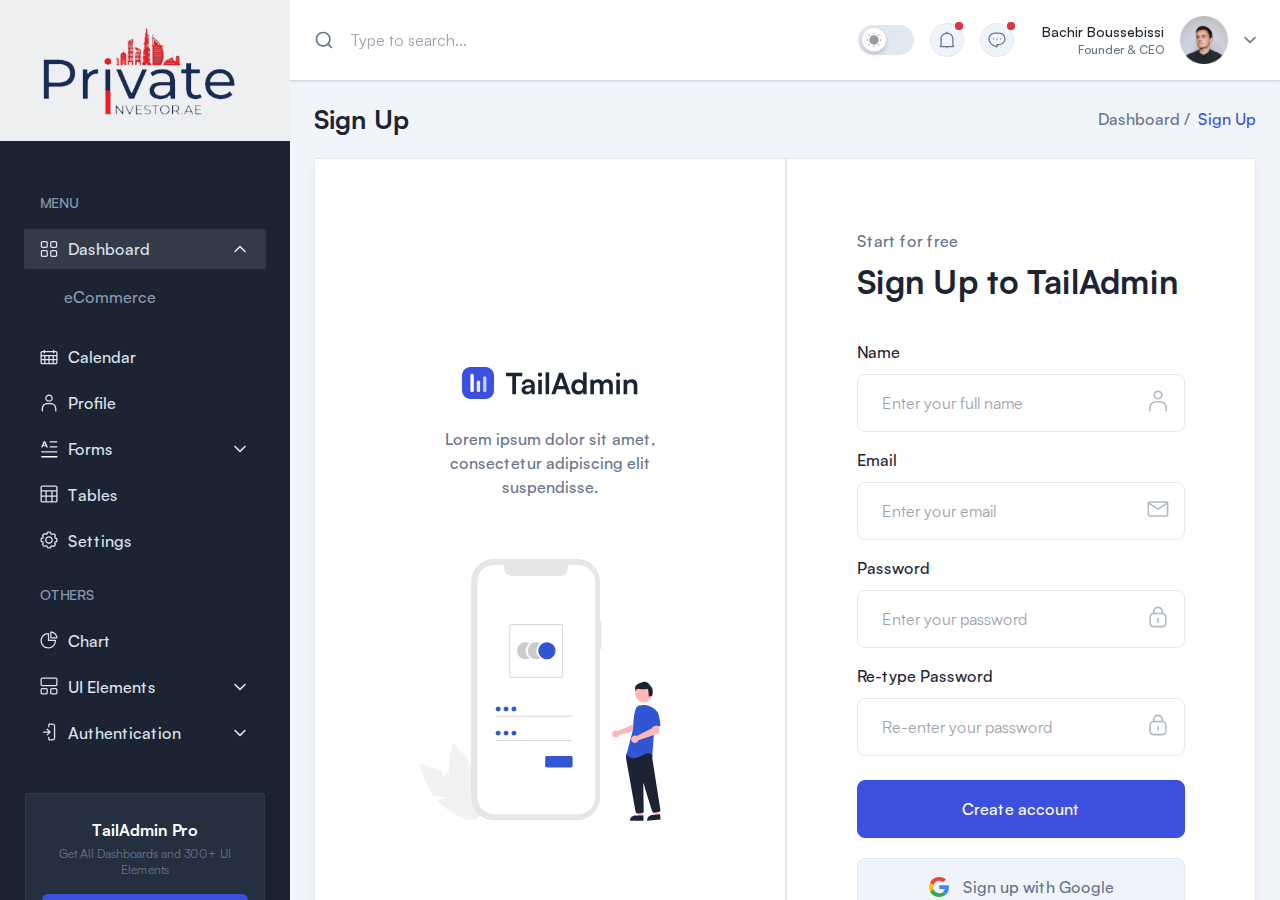
<file: signup.html>
<!DOCTYPE html>
<html lang="en">
  <head>
    <meta charset="UTF-8" />
    <meta http-equiv="X-UA-Compatible" content="IE=edge" />
    <meta name="viewport" content="width=device-width, initial-scale=1.0" />
    <title>Sign Up | TailAdmin - Tailwind CSS Admin Dashboard Template</title>
  <link rel="icon" href="favicon.ico"><link href="style.css" rel="stylesheet"></head>

  <body
    x-data="{ page: 'signup', 'loaded': true, 'darkMode': true, 'stickyMenu': false, 'sidebarToggle': false, 'scrollTop': false }"
    x-init="
          darkMode = JSON.parse(localStorage.getItem('darkMode'));
          $watch('darkMode', value => localStorage.setItem('darkMode', JSON.stringify(value)))"
    :class="{'dark text-bodydark bg-boxdark-2': darkMode === true}"
  >
    <!-- ===== Preloader Start ===== -->
    <div
  x-show="loaded"
  x-init="window.addEventListener('DOMContentLoaded', () => {setTimeout(() => loaded = false, 500)})"
  class="fixed left-0 top-0 z-999999 flex h-screen w-screen items-center justify-center bg-white dark:bg-black"
>
  <div
    class="h-16 w-16 animate-spin rounded-full border-4 border-solid border-primary border-t-transparent"
  ></div>
</div>

    <!-- ===== Preloader End ===== -->

    <!-- ===== Page Wrapper Start ===== -->
    <div class="flex h-screen overflow-hidden">
      <!-- ===== Sidebar Start ===== -->
      <aside
  :class="sidebarToggle ? 'translate-x-0' : '-translate-x-full'"
  class="absolute left-0 top-0 z-9999 flex h-screen w-72.5 flex-col overflow-y-hidden bg-black duration-300 ease-linear dark:bg-boxdark lg:static lg:translate-x-0"
  @click.outside="sidebarToggle = false"
>
  <!-- SIDEBAR HEADER -->
  <div class="flex items-center justify-between gap-2 px-6 py-5.5 lg:py-6.5 bg-[#eeeff1]">
    <a href="index.html">
      <img src="src/images/logo/logo.png" alt="Logo" />
    </a>

    <button
      class="block lg:hidden"
      @click.stop="sidebarToggle = !sidebarToggle"
    >
      <svg
        class="fill-current"
        width="20"
        height="18"
        viewBox="0 0 20 18"
        fill="none"
        xmlns="http://www.w3.org/2000/svg"
      >
        <path
          d="M19 8.175H2.98748L9.36248 1.6875C9.69998 1.35 9.69998 0.825 9.36248 0.4875C9.02498 0.15 8.49998 0.15 8.16248 0.4875L0.399976 8.3625C0.0624756 8.7 0.0624756 9.225 0.399976 9.5625L8.16248 17.4375C8.31248 17.5875 8.53748 17.7 8.76248 17.7C8.98748 17.7 9.17498 17.625 9.36248 17.475C9.69998 17.1375 9.69998 16.6125 9.36248 16.275L3.02498 9.8625H19C19.45 9.8625 19.825 9.4875 19.825 9.0375C19.825 8.55 19.45 8.175 19 8.175Z"
          fill=""
        />
      </svg>
    </button>
  </div>
  <!-- SIDEBAR HEADER -->

  <div
    class="no-scrollbar flex flex-col overflow-y-auto duration-300 ease-linear"
  >
    <!-- Sidebar Menu -->
    <nav
      class="mt-5 px-4 py-4 lg:mt-9 lg:px-6"
      x-data="{selected: $persist('Dashboard')}"
    >
      <!-- Menu Group -->
      <div>
        <h3 class="mb-4 ml-4 text-sm font-medium text-bodydark2">MENU</h3>

        <ul class="mb-6 flex flex-col gap-1.5">
          <!-- Menu Item Dashboard -->
          <li>
            <a
              class="group relative flex items-center gap-2.5 rounded-sm px-4 py-2 font-medium text-bodydark1 duration-300 ease-in-out hover:bg-graydark dark:hover:bg-meta-4"
              href="#"
              @click.prevent="selected = (selected === 'Dashboard' ? '':'Dashboard')"
              :class="{ 'bg-graydark dark:bg-meta-4': (selected === 'Dashboard') || (page === 'ecommerce' || page === 'analytics' || page === 'stocks') }"
            >
              <svg
                class="fill-current"
                width="18"
                height="18"
                viewBox="0 0 18 18"
                fill="none"
                xmlns="http://www.w3.org/2000/svg"
              >
                <path
                  d="M6.10322 0.956299H2.53135C1.5751 0.956299 0.787598 1.7438 0.787598 2.70005V6.27192C0.787598 7.22817 1.5751 8.01567 2.53135 8.01567H6.10322C7.05947 8.01567 7.84697 7.22817 7.84697 6.27192V2.72817C7.8751 1.7438 7.0876 0.956299 6.10322 0.956299ZM6.60947 6.30005C6.60947 6.5813 6.38447 6.8063 6.10322 6.8063H2.53135C2.2501 6.8063 2.0251 6.5813 2.0251 6.30005V2.72817C2.0251 2.44692 2.2501 2.22192 2.53135 2.22192H6.10322C6.38447 2.22192 6.60947 2.44692 6.60947 2.72817V6.30005Z"
                  fill=""
                />
                <path
                  d="M15.4689 0.956299H11.8971C10.9408 0.956299 10.1533 1.7438 10.1533 2.70005V6.27192C10.1533 7.22817 10.9408 8.01567 11.8971 8.01567H15.4689C16.4252 8.01567 17.2127 7.22817 17.2127 6.27192V2.72817C17.2127 1.7438 16.4252 0.956299 15.4689 0.956299ZM15.9752 6.30005C15.9752 6.5813 15.7502 6.8063 15.4689 6.8063H11.8971C11.6158 6.8063 11.3908 6.5813 11.3908 6.30005V2.72817C11.3908 2.44692 11.6158 2.22192 11.8971 2.22192H15.4689C15.7502 2.22192 15.9752 2.44692 15.9752 2.72817V6.30005Z"
                  fill=""
                />
                <path
                  d="M6.10322 9.92822H2.53135C1.5751 9.92822 0.787598 10.7157 0.787598 11.672V15.2438C0.787598 16.2001 1.5751 16.9876 2.53135 16.9876H6.10322C7.05947 16.9876 7.84697 16.2001 7.84697 15.2438V11.7001C7.8751 10.7157 7.0876 9.92822 6.10322 9.92822ZM6.60947 15.272C6.60947 15.5532 6.38447 15.7782 6.10322 15.7782H2.53135C2.2501 15.7782 2.0251 15.5532 2.0251 15.272V11.7001C2.0251 11.4188 2.2501 11.1938 2.53135 11.1938H6.10322C6.38447 11.1938 6.60947 11.4188 6.60947 11.7001V15.272Z"
                  fill=""
                />
                <path
                  d="M15.4689 9.92822H11.8971C10.9408 9.92822 10.1533 10.7157 10.1533 11.672V15.2438C10.1533 16.2001 10.9408 16.9876 11.8971 16.9876H15.4689C16.4252 16.9876 17.2127 16.2001 17.2127 15.2438V11.7001C17.2127 10.7157 16.4252 9.92822 15.4689 9.92822ZM15.9752 15.272C15.9752 15.5532 15.7502 15.7782 15.4689 15.7782H11.8971C11.6158 15.7782 11.3908 15.5532 11.3908 15.272V11.7001C11.3908 11.4188 11.6158 11.1938 11.8971 11.1938H15.4689C15.7502 11.1938 15.9752 11.4188 15.9752 11.7001V15.272Z"
                  fill=""
                />
              </svg>

              Dashboard

              <svg
                class="absolute right-4 top-1/2 -translate-y-1/2 fill-current"
                :class="{ 'rotate-180': (selected === 'Dashboard') }"
                width="20"
                height="20"
                viewBox="0 0 20 20"
                fill="none"
                xmlns="http://www.w3.org/2000/svg"
              >
                <path
                  fill-rule="evenodd"
                  clip-rule="evenodd"
                  d="M4.41107 6.9107C4.73651 6.58527 5.26414 6.58527 5.58958 6.9107L10.0003 11.3214L14.4111 6.91071C14.7365 6.58527 15.2641 6.58527 15.5896 6.91071C15.915 7.23614 15.915 7.76378 15.5896 8.08922L10.5896 13.0892C10.2641 13.4147 9.73651 13.4147 9.41107 13.0892L4.41107 8.08922C4.08563 7.76378 4.08563 7.23614 4.41107 6.9107Z"
                  fill=""
                />
              </svg>
            </a>

            <!-- Dropdown Menu Start -->
            <div
              class="translate transform overflow-hidden"
              :class="(selected === 'Dashboard') ? 'block' :'hidden'"
            >
              <ul class="mb-5.5 mt-4 flex flex-col gap-2.5 pl-6">
                <li>
                  <a
                    class="group relative flex items-center gap-2.5 rounded-md px-4 font-medium text-bodydark2 duration-300 ease-in-out hover:text-white"
                    href="index.html"
                    :class="page === 'ecommerce' && '!text-white'"
                    >eCommerce
                  </a>
                </li>
              </ul>
            </div>
            <!-- Dropdown Menu End -->
          </li>
          <!-- Menu Item Dashboard -->

          <!-- Menu Item Calendar -->
          <li>
            <a
              class="group relative flex items-center gap-2.5 rounded-sm px-4 py-2 font-medium text-bodydark1 duration-300 ease-in-out hover:bg-graydark dark:hover:bg-meta-4"
              href="calendar.html"
              @click="selected = (selected === 'Calendar' ? '':'Calendar')"
              :class="{ 'bg-graydark dark:bg-meta-4': (selected === 'Calendar') && (page === 'calendar') }"
            >
              <svg
                class="fill-current"
                width="18"
                height="18"
                viewBox="0 0 18 18"
                fill="none"
                xmlns="http://www.w3.org/2000/svg"
              >
                <path
                  d="M15.7499 2.9812H14.2874V2.36245C14.2874 2.02495 14.0062 1.71558 13.6405 1.71558C13.2749 1.71558 12.9937 1.99683 12.9937 2.36245V2.9812H4.97803V2.36245C4.97803 2.02495 4.69678 1.71558 4.33115 1.71558C3.96553 1.71558 3.68428 1.99683 3.68428 2.36245V2.9812H2.2499C1.29365 2.9812 0.478027 3.7687 0.478027 4.75308V14.5406C0.478027 15.4968 1.26553 16.3125 2.2499 16.3125H15.7499C16.7062 16.3125 17.5218 15.525 17.5218 14.5406V4.72495C17.5218 3.7687 16.7062 2.9812 15.7499 2.9812ZM1.77178 8.21245H4.1624V10.9968H1.77178V8.21245ZM5.42803 8.21245H8.38115V10.9968H5.42803V8.21245ZM8.38115 12.2625V15.0187H5.42803V12.2625H8.38115ZM9.64678 12.2625H12.5999V15.0187H9.64678V12.2625ZM9.64678 10.9968V8.21245H12.5999V10.9968H9.64678ZM13.8374 8.21245H16.228V10.9968H13.8374V8.21245ZM2.2499 4.24683H3.7124V4.83745C3.7124 5.17495 3.99365 5.48433 4.35928 5.48433C4.7249 5.48433 5.00615 5.20308 5.00615 4.83745V4.24683H13.0499V4.83745C13.0499 5.17495 13.3312 5.48433 13.6968 5.48433C14.0624 5.48433 14.3437 5.20308 14.3437 4.83745V4.24683H15.7499C16.0312 4.24683 16.2562 4.47183 16.2562 4.75308V6.94683H1.77178V4.75308C1.77178 4.47183 1.96865 4.24683 2.2499 4.24683ZM1.77178 14.5125V12.2343H4.1624V14.9906H2.2499C1.96865 15.0187 1.77178 14.7937 1.77178 14.5125ZM15.7499 15.0187H13.8374V12.2625H16.228V14.5406C16.2562 14.7937 16.0312 15.0187 15.7499 15.0187Z"
                  fill=""
                />
              </svg>

              Calendar
            </a>
          </li>
          <!-- Menu Item Calendar -->

          <!-- Menu Item Profile -->
          <li>
            <a
              class="group relative flex items-center gap-2.5 rounded-sm px-4 py-2 font-medium text-bodydark1 duration-300 ease-in-out hover:bg-graydark dark:hover:bg-meta-4"
              href="profile.html"
              @click="selected = (selected === 'Profile' ? '':'Profile')"
              :class="{ 'bg-graydark dark:bg-meta-4': (selected === 'Profile') && (page === 'profile') }"
              :class="page === 'profile' && 'bg-graydark'"
            >
              <svg
                class="fill-current"
                width="18"
                height="18"
                viewBox="0 0 18 18"
                fill="none"
                xmlns="http://www.w3.org/2000/svg"
              >
                <path
                  d="M9.0002 7.79065C11.0814 7.79065 12.7689 6.1594 12.7689 4.1344C12.7689 2.1094 11.0814 0.478149 9.0002 0.478149C6.91895 0.478149 5.23145 2.1094 5.23145 4.1344C5.23145 6.1594 6.91895 7.79065 9.0002 7.79065ZM9.0002 1.7719C10.3783 1.7719 11.5033 2.84065 11.5033 4.16252C11.5033 5.4844 10.3783 6.55315 9.0002 6.55315C7.62207 6.55315 6.49707 5.4844 6.49707 4.16252C6.49707 2.84065 7.62207 1.7719 9.0002 1.7719Z"
                  fill=""
                />
                <path
                  d="M10.8283 9.05627H7.17207C4.16269 9.05627 1.71582 11.5313 1.71582 14.5406V16.875C1.71582 17.2125 1.99707 17.5219 2.3627 17.5219C2.72832 17.5219 3.00957 17.2407 3.00957 16.875V14.5406C3.00957 12.2344 4.89394 10.3219 7.22832 10.3219H10.8564C13.1627 10.3219 15.0752 12.2063 15.0752 14.5406V16.875C15.0752 17.2125 15.3564 17.5219 15.7221 17.5219C16.0877 17.5219 16.3689 17.2407 16.3689 16.875V14.5406C16.2846 11.5313 13.8377 9.05627 10.8283 9.05627Z"
                  fill=""
                />
              </svg>

              Profile
            </a>
          </li>
          <!-- Menu Item Profile -->

          <!-- Menu Item Forms -->
          <li>
            <a
              class="group relative flex items-center gap-2.5 rounded-sm px-4 py-2 font-medium text-bodydark1 duration-300 ease-in-out hover:bg-graydark dark:hover:bg-meta-4"
              href="#"
              @click.prevent="selected = (selected === 'Forms' ? '':'Forms')"
              :class="{ 'bg-graydark dark:bg-meta-4': (selected === 'Forms') || (page === 'formElements' || page === 'formLayout') }"
            >
              <svg
                class="fill-current"
                width="18"
                height="18"
                viewBox="0 0 18 18"
                fill="none"
                xmlns="http://www.w3.org/2000/svg"
              >
                <path
                  d="M1.43425 7.5093H2.278C2.44675 7.5093 2.55925 7.3968 2.58737 7.31243L2.98112 6.32805H5.90612L6.27175 7.31243C6.328 7.48118 6.46862 7.5093 6.58112 7.5093H7.453C7.76237 7.48118 7.87487 7.25618 7.76237 7.03118L5.428 1.4343C5.37175 1.26555 5.3155 1.23743 5.14675 1.23743H3.88112C3.76862 1.23743 3.59987 1.29368 3.57175 1.4343L1.153 7.08743C1.0405 7.2843 1.20925 7.5093 1.43425 7.5093ZM4.47175 2.98118L5.3155 5.17493H3.59987L4.47175 2.98118Z"
                  fill=""
                />
                <path
                  d="M10.1249 2.5031H16.8749C17.2124 2.5031 17.5218 2.22185 17.5218 1.85623C17.5218 1.4906 17.2405 1.20935 16.8749 1.20935H10.1249C9.7874 1.20935 9.47803 1.4906 9.47803 1.85623C9.47803 2.22185 9.75928 2.5031 10.1249 2.5031Z"
                  fill=""
                />
                <path
                  d="M16.8749 6.21558H10.1249C9.7874 6.21558 9.47803 6.49683 9.47803 6.86245C9.47803 7.22808 9.75928 7.50933 10.1249 7.50933H16.8749C17.2124 7.50933 17.5218 7.22808 17.5218 6.86245C17.5218 6.49683 17.2124 6.21558 16.8749 6.21558Z"
                  fill=""
                />
                <path
                  d="M16.875 11.1656H1.77187C1.43438 11.1656 1.125 11.4469 1.125 11.8125C1.125 12.1781 1.40625 12.4594 1.77187 12.4594H16.875C17.2125 12.4594 17.5219 12.1781 17.5219 11.8125C17.5219 11.4469 17.2125 11.1656 16.875 11.1656Z"
                  fill=""
                />
                <path
                  d="M16.875 16.1156H1.77187C1.43438 16.1156 1.125 16.3969 1.125 16.7625C1.125 17.1281 1.40625 17.4094 1.77187 17.4094H16.875C17.2125 17.4094 17.5219 17.1281 17.5219 16.7625C17.5219 16.3969 17.2125 16.1156 16.875 16.1156Z"
                  fill="white"
                />
              </svg>

              Forms

              <svg
                class="absolute right-4 top-1/2 -translate-y-1/2 fill-current"
                :class="{ 'rotate-180': (selected === 'Forms') }"
                width="20"
                height="20"
                viewBox="0 0 20 20"
                fill="none"
                xmlns="http://www.w3.org/2000/svg"
              >
                <path
                  fill-rule="evenodd"
                  clip-rule="evenodd"
                  d="M4.41107 6.9107C4.73651 6.58527 5.26414 6.58527 5.58958 6.9107L10.0003 11.3214L14.4111 6.91071C14.7365 6.58527 15.2641 6.58527 15.5896 6.91071C15.915 7.23614 15.915 7.76378 15.5896 8.08922L10.5896 13.0892C10.2641 13.4147 9.73651 13.4147 9.41107 13.0892L4.41107 8.08922C4.08563 7.76378 4.08563 7.23614 4.41107 6.9107Z"
                  fill=""
                />
              </svg>
            </a>

            <!-- Dropdown Menu Start -->
            <div
              class="translate transform overflow-hidden"
              :class="(selected === 'Forms') ? 'block' :'hidden'"
            >
              <ul class="mb-5.5 mt-4 flex flex-col gap-2.5 pl-6">
                <li>
                  <a
                    class="group relative flex items-center gap-2.5 rounded-md px-4 font-medium text-bodydark2 duration-300 ease-in-out hover:text-white"
                    href="form-elements.html"
                    :class="page === 'formElements' && '!text-white'"
                    >Form Elements</a
                  >
                </li>
                <li>
                  <a
                    class="group relative flex items-center gap-2.5 rounded-md px-4 font-medium text-bodydark2 duration-300 ease-in-out hover:text-white"
                    href="form-layout.html"
                    :class="page === 'formLayout' && '!text-white'"
                    >Form Layout</a
                  >
                </li>
              </ul>
            </div>
            <!-- Dropdown Menu End -->
          </li>
          <!-- Menu Item Forms -->

          <!-- Menu Item Tables -->
          <li>
            <a
              class="group relative flex items-center gap-2.5 rounded-sm py-2 px-4 font-medium text-bodydark1 duration-300 ease-in-out hover:bg-graydark dark:hover:bg-meta-4"
              href="tables.html"
              @click="selected = (selected === 'Tables' ? '':'Tables')"
              :class="{ 'bg-graydark dark:bg-meta-4': (selected === 'Tables') && (page === 'tables') }"
            >
              <svg
                class="fill-current"
                width="18"
                height="19"
                viewBox="0 0 18 19"
                fill="none"
                xmlns="http://www.w3.org/2000/svg"
              >
                <g clip-path="url(#clip0_130_9756)">
                  <path
                    d="M15.7501 0.55835H2.2501C1.29385 0.55835 0.506348 1.34585 0.506348 2.3021V15.8021C0.506348 16.7584 1.29385 17.574 2.27822 17.574H15.7782C16.7345 17.574 17.5501 16.7865 17.5501 15.8021V2.3021C17.522 1.34585 16.7063 0.55835 15.7501 0.55835ZM6.69385 10.599V6.4646H11.3063V10.5709H6.69385V10.599ZM11.3063 11.8646V16.3083H6.69385V11.8646H11.3063ZM1.77197 6.4646H5.45635V10.5709H1.77197V6.4646ZM12.572 6.4646H16.2563V10.5709H12.572V6.4646ZM2.2501 1.82397H15.7501C16.0313 1.82397 16.2563 2.04897 16.2563 2.33022V5.2271H1.77197V2.3021C1.77197 2.02085 1.96885 1.82397 2.2501 1.82397ZM1.77197 15.8021V11.8646H5.45635V16.3083H2.2501C1.96885 16.3083 1.77197 16.0834 1.77197 15.8021ZM15.7501 16.3083H12.572V11.8646H16.2563V15.8021C16.2563 16.0834 16.0313 16.3083 15.7501 16.3083Z"
                    fill=""
                  />
                </g>
                <defs>
                  <clipPath id="clip0_130_9756">
                    <rect
                      width="18"
                      height="18"
                      fill="white"
                      transform="translate(0 0.052124)"
                    />
                  </clipPath>
                </defs>
              </svg>

              Tables
            </a>
          </li>
          <!-- Menu Item Tables -->

          <!-- Menu Item Settings -->
          <li>
            <a
              class="group relative flex items-center gap-2.5 rounded-sm py-2 px-4 font-medium text-bodydark1 duration-300 ease-in-out hover:bg-graydark dark:hover:bg-meta-4"
              href="settings.html"
              @click="selected = (selected === 'Settings' ? '':'Settings')"
              :class="{ 'bg-graydark dark:bg-meta-4': (selected === 'Settings') && (page === 'settings') }"
              :class="page === 'settings' && 'bg-graydark'"
            >
              <svg
                class="fill-current"
                width="18"
                height="19"
                viewBox="0 0 18 19"
                fill="none"
                xmlns="http://www.w3.org/2000/svg"
              >
                <g clip-path="url(#clip0_130_9763)">
                  <path
                    d="M17.0721 7.30835C16.7909 6.99897 16.3971 6.83022 15.9752 6.83022H15.8909C15.7502 6.83022 15.6377 6.74585 15.6096 6.63335C15.5815 6.52085 15.5252 6.43647 15.4971 6.32397C15.4409 6.21147 15.4971 6.09897 15.5815 6.0146L15.6377 5.95835C15.9471 5.6771 16.1159 5.28335 16.1159 4.86147C16.1159 4.4396 15.9752 4.04585 15.6659 3.73647L14.569 2.61147C13.9784 1.99272 12.9659 1.9646 12.3471 2.58335L12.2627 2.6396C12.1784 2.72397 12.0377 2.7521 11.8971 2.69585C11.7846 2.6396 11.6721 2.58335 11.5315 2.55522C11.3909 2.49897 11.3065 2.38647 11.3065 2.27397V2.13335C11.3065 1.26147 10.6034 0.55835 9.73148 0.55835H8.15648C7.7346 0.55835 7.34085 0.7271 7.0596 1.00835C6.75023 1.31772 6.6096 1.71147 6.6096 2.10522V2.21772C6.6096 2.33022 6.52523 2.44272 6.41273 2.49897C6.35648 2.5271 6.32835 2.5271 6.2721 2.55522C6.1596 2.61147 6.01898 2.58335 5.9346 2.49897L5.87835 2.4146C5.5971 2.10522 5.20335 1.93647 4.78148 1.93647C4.3596 1.93647 3.96585 2.0771 3.65648 2.38647L2.53148 3.48335C1.91273 4.07397 1.8846 5.08647 2.50335 5.70522L2.5596 5.7896C2.64398 5.87397 2.6721 6.0146 2.61585 6.09897C2.5596 6.21147 2.53148 6.29585 2.47523 6.40835C2.41898 6.52085 2.3346 6.5771 2.19398 6.5771H2.1096C1.68773 6.5771 1.29398 6.71772 0.984604 7.0271C0.675229 7.30835 0.506479 7.7021 0.506479 8.12397L0.478354 9.69897C0.450229 10.5708 1.15335 11.274 2.02523 11.3021H2.1096C2.25023 11.3021 2.36273 11.3865 2.39085 11.499C2.4471 11.5833 2.50335 11.6677 2.53148 11.7802C2.5596 11.8927 2.53148 12.0052 2.4471 12.0896L2.39085 12.1458C2.08148 12.4271 1.91273 12.8208 1.91273 13.2427C1.91273 13.6646 2.05335 14.0583 2.36273 14.3677L3.4596 15.4927C4.05023 16.1115 5.06273 16.1396 5.68148 15.5208L5.76585 15.4646C5.85023 15.3802 5.99085 15.3521 6.13148 15.4083C6.24398 15.4646 6.35648 15.5208 6.4971 15.549C6.63773 15.6052 6.7221 15.7177 6.7221 15.8302V15.9427C6.7221 16.8146 7.42523 17.5177 8.2971 17.5177H9.8721C10.744 17.5177 11.4471 16.8146 11.4471 15.9427V15.8302C11.4471 15.7177 11.5315 15.6052 11.644 15.549C11.7002 15.5208 11.7284 15.5208 11.7846 15.4927C11.9252 15.4365 12.0377 15.4646 12.1221 15.549L12.1784 15.6333C12.4596 15.9427 12.8534 16.1115 13.2752 16.1115C13.6971 16.1115 14.0909 15.9708 14.4002 15.6615L15.5252 14.5646C16.144 13.974 16.1721 12.9615 15.5534 12.3427L15.4971 12.2583C15.4127 12.174 15.3846 12.0333 15.4409 11.949C15.4971 11.8365 15.5252 11.7521 15.5815 11.6396C15.6377 11.5271 15.7502 11.4708 15.8627 11.4708H15.9471H15.9752C16.819 11.4708 17.5221 10.7958 17.5502 9.92397L17.5784 8.34897C17.5221 8.01147 17.3534 7.5896 17.0721 7.30835ZM16.2284 9.9521C16.2284 10.1208 16.0877 10.2615 15.919 10.2615H15.8346H15.8065C15.1596 10.2615 14.569 10.6552 14.344 11.2177C14.3159 11.3021 14.2596 11.3865 14.2315 11.4708C13.9784 12.0333 14.0909 12.7365 14.5409 13.1865L14.5971 13.2708C14.7096 13.3833 14.7096 13.5802 14.5971 13.6927L13.4721 14.7896C13.3877 14.874 13.3034 14.874 13.2471 14.874C13.1909 14.874 13.1065 14.874 13.0221 14.7896L12.9659 14.7052C12.5159 14.2271 11.8409 14.0865 11.2221 14.3677L11.1096 14.424C10.4909 14.6771 10.0971 15.2396 10.0971 15.8865V15.999C10.0971 16.1677 9.95648 16.3083 9.78773 16.3083H8.21273C8.04398 16.3083 7.90335 16.1677 7.90335 15.999V15.8865C7.90335 15.2396 7.5096 14.649 6.89085 14.424C6.80648 14.3958 6.69398 14.3396 6.6096 14.3115C6.3846 14.199 6.1596 14.1708 5.9346 14.1708C5.54085 14.1708 5.1471 14.3115 4.83773 14.6208L4.78148 14.649C4.66898 14.7615 4.4721 14.7615 4.3596 14.649L3.26273 13.524C3.17835 13.4396 3.17835 13.3552 3.17835 13.299C3.17835 13.2427 3.17835 13.1583 3.26273 13.074L3.31898 13.0177C3.7971 12.5677 3.93773 11.8646 3.6846 11.3021C3.65648 11.2177 3.62835 11.1333 3.5721 11.049C3.3471 10.4583 2.7846 10.0365 2.13773 10.0365H2.05335C1.8846 10.0365 1.74398 9.89585 1.74398 9.7271L1.7721 8.1521C1.7721 8.0396 1.82835 7.98335 1.85648 7.9271C1.8846 7.89897 1.96898 7.84272 2.08148 7.84272H2.16585C2.81273 7.87085 3.40335 7.4771 3.65648 6.88647C3.6846 6.8021 3.74085 6.71772 3.76898 6.63335C4.0221 6.07085 3.9096 5.36772 3.4596 4.91772L3.40335 4.83335C3.29085 4.72085 3.29085 4.52397 3.40335 4.41147L4.52835 3.3146C4.61273 3.23022 4.6971 3.23022 4.75335 3.23022C4.8096 3.23022 4.89398 3.23022 4.97835 3.3146L5.0346 3.39897C5.4846 3.8771 6.1596 4.01772 6.77835 3.7646L6.89085 3.70835C7.5096 3.45522 7.90335 2.89272 7.90335 2.24585V2.13335C7.90335 2.02085 7.9596 1.9646 7.98773 1.90835C8.01585 1.8521 8.10023 1.82397 8.21273 1.82397H9.78773C9.95648 1.82397 10.0971 1.9646 10.0971 2.13335V2.24585C10.0971 2.89272 10.4909 3.48335 11.1096 3.70835C11.194 3.73647 11.3065 3.79272 11.3909 3.82085C11.9815 4.1021 12.6846 3.9896 13.1627 3.5396L13.2471 3.48335C13.3596 3.37085 13.5565 3.37085 13.669 3.48335L14.7659 4.60835C14.8502 4.69272 14.8502 4.7771 14.8502 4.83335C14.8502 4.8896 14.8221 4.97397 14.7659 5.05835L14.7096 5.1146C14.2034 5.53647 14.0627 6.2396 14.2877 6.8021C14.3159 6.88647 14.344 6.97085 14.4002 7.05522C14.6252 7.64585 15.1877 8.06772 15.8346 8.06772H15.919C16.0315 8.06772 16.0877 8.12397 16.144 8.1521C16.2002 8.18022 16.2284 8.2646 16.2284 8.3771V9.9521Z"
                    fill=""
                  />
                  <path
                    d="M9.00029 5.22705C6.89092 5.22705 5.17529 6.94268 5.17529 9.05205C5.17529 11.1614 6.89092 12.8771 9.00029 12.8771C11.1097 12.8771 12.8253 11.1614 12.8253 9.05205C12.8253 6.94268 11.1097 5.22705 9.00029 5.22705ZM9.00029 11.6114C7.59404 11.6114 6.44092 10.4583 6.44092 9.05205C6.44092 7.6458 7.59404 6.49268 9.00029 6.49268C10.4065 6.49268 11.5597 7.6458 11.5597 9.05205C11.5597 10.4583 10.4065 11.6114 9.00029 11.6114Z"
                    fill=""
                  />
                </g>
                <defs>
                  <clipPath id="clip0_130_9763">
                    <rect
                      width="18"
                      height="18"
                      fill="white"
                      transform="translate(0 0.052124)"
                    />
                  </clipPath>
                </defs>
              </svg>

              Settings
            </a>
          </li>
          <!-- Menu Item Settings -->
        </ul>
      </div>

      <!-- Others Group -->
      <div>
        <h3 class="mb-4 ml-4 text-sm font-medium text-bodydark2">OTHERS</h3>

        <ul class="mb-6 flex flex-col gap-1.5">
          <!-- Menu Item Chart -->
          <li>
            <a
              class="group relative flex items-center gap-2.5 rounded-sm py-2 px-4 font-medium text-bodydark1 duration-300 ease-in-out hover:bg-graydark dark:hover:bg-meta-4"
              href="chart.html"
              @click="selected = (selected === 'Chart' ? '':'Chart')"
              :class="{ 'bg-graydark dark:bg-meta-4': (selected === 'Chart') && (page === 'Chart') }"
            >
              <svg
                class="fill-current"
                width="18"
                height="19"
                viewBox="0 0 18 19"
                fill="none"
                xmlns="http://www.w3.org/2000/svg"
              >
                <g clip-path="url(#clip0_130_9801)">
                  <path
                    d="M10.8563 0.55835C10.5188 0.55835 10.2095 0.8396 10.2095 1.20522V6.83022C10.2095 7.16773 10.4907 7.4771 10.8563 7.4771H16.8751C17.0438 7.4771 17.2126 7.39272 17.3251 7.28022C17.4376 7.1396 17.4938 6.97085 17.4938 6.8021C17.2688 3.28647 14.3438 0.55835 10.8563 0.55835ZM11.4751 6.15522V1.8521C13.8095 2.13335 15.6938 3.8771 16.1438 6.18335H11.4751V6.15522Z"
                    fill=""
                  />
                  <path
                    d="M15.3845 8.7427H9.1126V2.69582C9.1126 2.35832 8.83135 2.07707 8.49385 2.07707C8.40947 2.07707 8.3251 2.07707 8.24072 2.07707C3.96572 2.04895 0.506348 5.53645 0.506348 9.81145C0.506348 14.0864 3.99385 17.5739 8.26885 17.5739C12.5438 17.5739 16.0313 14.0864 16.0313 9.81145C16.0313 9.6427 16.0313 9.47395 16.0032 9.33332C16.0032 8.99582 15.722 8.7427 15.3845 8.7427ZM8.26885 16.3083C4.66885 16.3083 1.77197 13.4114 1.77197 9.81145C1.77197 6.3802 4.47197 3.53957 7.8751 3.3427V9.36145C7.8751 9.69895 8.15635 10.0083 8.52197 10.0083H14.7938C14.6813 13.4958 11.7845 16.3083 8.26885 16.3083Z"
                    fill=""
                  />
                </g>
                <defs>
                  <clipPath id="clip0_130_9801">
                    <rect
                      width="18"
                      height="18"
                      fill="white"
                      transform="translate(0 0.052124)"
                    />
                  </clipPath>
                </defs>
              </svg>

              Chart
            </a>
          </li>
          <!-- Menu Item Chart -->

          <!-- Menu Item Ui Elements -->
          <li>
            <a
              class="group relative flex items-center gap-2.5 rounded-sm px-4 py-2 font-medium text-bodydark1 duration-300 ease-in-out hover:bg-graydark dark:hover:bg-meta-4"
              href="#"
              @click.prevent="selected = (selected === 'UiElements' ? '':'UiElements')"
              :class="{ 'bg-graydark dark:bg-meta-4': (selected === 'UiElements') || (page === 'alerts' || page === 'buttons') }"
            >
              <svg
                class="fill-current"
                width="18"
                height="19"
                viewBox="0 0 18 19"
                fill="none"
                xmlns="http://www.w3.org/2000/svg"
              >
                <g clip-path="url(#clip0_130_9807)">
                  <path
                    d="M15.7501 0.55835H2.2501C1.29385 0.55835 0.506348 1.34585 0.506348 2.3021V7.53335C0.506348 8.4896 1.29385 9.2771 2.2501 9.2771H15.7501C16.7063 9.2771 17.4938 8.4896 17.4938 7.53335V2.3021C17.4938 1.34585 16.7063 0.55835 15.7501 0.55835ZM16.2563 7.53335C16.2563 7.8146 16.0313 8.0396 15.7501 8.0396H2.2501C1.96885 8.0396 1.74385 7.8146 1.74385 7.53335V2.3021C1.74385 2.02085 1.96885 1.79585 2.2501 1.79585H15.7501C16.0313 1.79585 16.2563 2.02085 16.2563 2.3021V7.53335Z"
                    fill=""
                  />
                  <path
                    d="M6.13135 10.9646H2.2501C1.29385 10.9646 0.506348 11.7521 0.506348 12.7083V15.8021C0.506348 16.7583 1.29385 17.5458 2.2501 17.5458H6.13135C7.0876 17.5458 7.8751 16.7583 7.8751 15.8021V12.7083C7.90322 11.7521 7.11572 10.9646 6.13135 10.9646ZM6.6376 15.8021C6.6376 16.0833 6.4126 16.3083 6.13135 16.3083H2.2501C1.96885 16.3083 1.74385 16.0833 1.74385 15.8021V12.7083C1.74385 12.4271 1.96885 12.2021 2.2501 12.2021H6.13135C6.4126 12.2021 6.6376 12.4271 6.6376 12.7083V15.8021Z"
                    fill=""
                  />
                  <path
                    d="M15.75 10.9646H11.8688C10.9125 10.9646 10.125 11.7521 10.125 12.7083V15.8021C10.125 16.7583 10.9125 17.5458 11.8688 17.5458H15.75C16.7063 17.5458 17.4938 16.7583 17.4938 15.8021V12.7083C17.4938 11.7521 16.7063 10.9646 15.75 10.9646ZM16.2562 15.8021C16.2562 16.0833 16.0312 16.3083 15.75 16.3083H11.8688C11.5875 16.3083 11.3625 16.0833 11.3625 15.8021V12.7083C11.3625 12.4271 11.5875 12.2021 11.8688 12.2021H15.75C16.0312 12.2021 16.2562 12.4271 16.2562 12.7083V15.8021Z"
                    fill=""
                  />
                </g>
                <defs>
                  <clipPath id="clip0_130_9807">
                    <rect
                      width="18"
                      height="18"
                      fill="white"
                      transform="translate(0 0.052124)"
                    />
                  </clipPath>
                </defs>
              </svg>

              UI Elements

              <svg
                class="absolute right-4 top-1/2 -translate-y-1/2 fill-current"
                :class="{ 'rotate-180': (selected === 'UiElements') }"
                width="20"
                height="20"
                viewBox="0 0 20 20"
                fill="none"
                xmlns="http://www.w3.org/2000/svg"
              >
                <path
                  fill-rule="evenodd"
                  clip-rule="evenodd"
                  d="M4.41107 6.9107C4.73651 6.58527 5.26414 6.58527 5.58958 6.9107L10.0003 11.3214L14.4111 6.91071C14.7365 6.58527 15.2641 6.58527 15.5896 6.91071C15.915 7.23614 15.915 7.76378 15.5896 8.08922L10.5896 13.0892C10.2641 13.4147 9.73651 13.4147 9.41107 13.0892L4.41107 8.08922C4.08563 7.76378 4.08563 7.23614 4.41107 6.9107Z"
                  fill=""
                />
              </svg>
            </a>

            <!-- Dropdown Menu Start -->
            <div
              class="translate transform overflow-hidden"
              :class="(selected === 'UiElements') ? 'block' :'hidden'"
            >
              <ul class="mb-3 mt-4 flex flex-col gap-2 pl-6">
                <li>
                  <a
                    class="group relative flex items-center gap-2.5 rounded-md px-4 font-medium text-bodydark2 duration-300 ease-in-out hover:text-white"
                    href="alerts.html"
                    :class="page === 'alerts' && '!text-white'"
                    >Alerts</a
                  >
                </li>

                <li>
                  <a
                    class="group relative flex items-center gap-2.5 rounded-md px-4 font-medium text-bodydark2 duration-300 ease-in-out hover:text-white"
                    href="buttons.html"
                    :class="page === 'buttons' && '!text-white'"
                    >Buttons</a
                  >
                </li>
              </ul>
            </div>
            <!-- Dropdown Menu End -->
          </li>
          <!-- Menu Item Ui Elements -->

          <!-- Menu Item Auth Pages -->
          <li>
            <a
              class="group relative flex items-center gap-2.5 rounded-sm px-4 py-2 font-medium text-bodydark1 duration-300 ease-in-out hover:bg-graydark dark:hover:bg-meta-4"
              href="#"
              @click.prevent="selected = (selected === 'AuthPages' ? '':'AuthPages')"
              :class="{ 'bg-graydark dark:bg-meta-4': (selected === 'AuthPages') || (page === 'register' || page === 'login') }"
            >
              <svg
                class="fill-current"
                width="18"
                height="19"
                viewBox="0 0 18 19"
                fill="none"
                xmlns="http://www.w3.org/2000/svg"
              >
                <g clip-path="url(#clip0_130_9814)">
                  <path
                    d="M12.7127 0.55835H9.53457C8.80332 0.55835 8.18457 1.1771 8.18457 1.90835V3.84897C8.18457 4.18647 8.46582 4.46772 8.80332 4.46772C9.14082 4.46772 9.45019 4.18647 9.45019 3.84897V1.88022C9.45019 1.82397 9.47832 1.79585 9.53457 1.79585H12.7127C13.3877 1.79585 13.9221 2.33022 13.9221 3.00522V15.0709C13.9221 15.7459 13.3877 16.2802 12.7127 16.2802H9.53457C9.47832 16.2802 9.45019 16.2521 9.45019 16.1959V14.2552C9.45019 13.9177 9.16894 13.6365 8.80332 13.6365C8.43769 13.6365 8.18457 13.9177 8.18457 14.2552V16.1959C8.18457 16.9271 8.80332 17.5459 9.53457 17.5459H12.7127C14.0908 17.5459 15.1877 16.4209 15.1877 15.0709V3.03335C15.1877 1.65522 14.0627 0.55835 12.7127 0.55835Z"
                    fill=""
                  />
                  <path
                    d="M10.4346 8.60205L7.62207 5.7333C7.36895 5.48018 6.97519 5.48018 6.72207 5.7333C6.46895 5.98643 6.46895 6.38018 6.72207 6.6333L8.46582 8.40518H3.45957C3.12207 8.40518 2.84082 8.68643 2.84082 9.02393C2.84082 9.36143 3.12207 9.64268 3.45957 9.64268H8.49395L6.72207 11.4427C6.46895 11.6958 6.46895 12.0896 6.72207 12.3427C6.83457 12.4552 7.00332 12.5114 7.17207 12.5114C7.34082 12.5114 7.50957 12.4552 7.62207 12.3145L10.4346 9.4458C10.6877 9.24893 10.6877 8.85518 10.4346 8.60205Z"
                    fill=""
                  />
                </g>
                <defs>
                  <clipPath id="clip0_130_9814">
                    <rect
                      width="18"
                      height="18"
                      fill="white"
                      transform="translate(0 0.052124)"
                    />
                  </clipPath>
                </defs>
              </svg>

              Authentication

              <svg
                class="absolute right-4 top-1/2 -translate-y-1/2 fill-current"
                :class="{ 'rotate-180': (selected === 'AuthPages') }"
                width="20"
                height="20"
                viewBox="0 0 20 20"
                fill="none"
                xmlns="http://www.w3.org/2000/svg"
              >
                <path
                  fill-rule="evenodd"
                  clip-rule="evenodd"
                  d="M4.41107 6.9107C4.73651 6.58527 5.26414 6.58527 5.58958 6.9107L10.0003 11.3214L14.4111 6.91071C14.7365 6.58527 15.2641 6.58527 15.5896 6.91071C15.915 7.23614 15.915 7.76378 15.5896 8.08922L10.5896 13.0892C10.2641 13.4147 9.73651 13.4147 9.41107 13.0892L4.41107 8.08922C4.08563 7.76378 4.08563 7.23614 4.41107 6.9107Z"
                  fill=""
                />
              </svg>
            </a>

            <!-- Dropdown Menu Start -->
            <div
              class="translate transform overflow-hidden"
              :class="(selected === 'AuthPages') ? 'block' :'hidden'"
            >
              <ul class="mb-3 mt-4 flex flex-col gap-2 pl-6">
                <li>
                  <a
                    class="group relative flex items-center gap-2.5 rounded-md px-4 font-medium text-bodydark2 duration-300 ease-in-out hover:text-white"
                    href="signin.html"
                    :class="page === 'signin' && '!text-white'"
                    >Sign In</a
                  >
                </li>
                <li>
                  <a
                    class="group relative flex items-center gap-2.5 rounded-md px-4 font-medium text-bodydark2 duration-300 ease-in-out hover:text-white"
                    href="signup.html"
                    :class="page === 'signup' && '!text-white'"
                    >Sign Up</a
                  >
                </li>
              </ul>
            </div>
            <!-- Dropdown Menu End -->
          </li>
          <!-- Menu Item Auth Pages -->
        </ul>
      </div>
    </nav>
    <!-- Sidebar Menu -->

    <!-- Promo Box -->
    <div
      class="mx-auto mb-10 w-full max-w-60 rounded-sm border border-strokedark bg-boxdark px-4 py-6 text-center shadow-default"
    >
      <h3 class="mb-1 font-semibold text-white">TailAdmin Pro</h3>
      <p class="mb-4 text-xs">Get All Dashboards and 300+ UI Elements</p>
      <a
        href="https://tailadmin.com/pricing"
        target="_blank"
        rel="nofollow"
        class="flex items-center justify-center rounded-md bg-primary p-2 text-white hover:bg-opacity-95"
      >
        Purchase Now
      </a>
    </div>
    <!-- Promo Box -->
  </div>
</aside>

      <!-- ===== Sidebar End ===== -->

      <!-- ===== Content Area Start ===== -->
      <div
        class="relative flex flex-1 flex-col overflow-y-auto overflow-x-hidden"
      >
        <!-- ===== Header Start ===== -->
        <header
  class="sticky top-0 z-999 flex w-full bg-white drop-shadow-1 dark:bg-boxdark dark:drop-shadow-none"
>
  <div
    class="flex flex-grow items-center justify-between px-4 py-4 shadow-2 md:px-6 2xl:px-11"
  >
    <div class="flex items-center gap-2 sm:gap-4 lg:hidden">
      <!-- Hamburger Toggle BTN -->
      <button
        class="z-99999 block rounded-sm border border-stroke bg-white p-1.5 shadow-sm dark:border-strokedark dark:bg-boxdark lg:hidden"
        @click.stop="sidebarToggle = !sidebarToggle"
      >
        <span class="relative block h-5.5 w-5.5 cursor-pointer">
          <span class="du-block absolute right-0 h-full w-full">
            <span
              class="relative left-0 top-0 my-1 block h-0.5 w-0 rounded-sm bg-black delay-[0] duration-200 ease-in-out dark:bg-white"
              :class="{ '!w-full delay-300': !sidebarToggle }"
            ></span>
            <span
              class="relative left-0 top-0 my-1 block h-0.5 w-0 rounded-sm bg-black delay-150 duration-200 ease-in-out dark:bg-white"
              :class="{ '!w-full delay-400': !sidebarToggle }"
            ></span>
            <span
              class="relative left-0 top-0 my-1 block h-0.5 w-0 rounded-sm bg-black delay-200 duration-200 ease-in-out dark:bg-white"
              :class="{ '!w-full delay-500': !sidebarToggle }"
            ></span>
          </span>
          <span class="du-block absolute right-0 h-full w-full rotate-45">
            <span
              class="absolute left-2.5 top-0 block h-full w-0.5 rounded-sm bg-black delay-300 duration-200 ease-in-out dark:bg-white"
              :class="{ '!h-0 delay-[0]': !sidebarToggle }"
            ></span>
            <span
              class="delay-400 absolute left-0 top-2.5 block h-0.5 w-full rounded-sm bg-black duration-200 ease-in-out dark:bg-white"
              :class="{ '!h-0 dealy-200': !sidebarToggle }"
            ></span>
          </span>
        </span>
      </button>
      <!-- Hamburger Toggle BTN -->
      <a class="block flex-shrink-0 lg:hidden" href="index.html">
        <img src="src/images/logo/logo.png" alt="Logo" />
      </a>
    </div>
    <div class="hidden sm:block">
      <form action="https://formbold.com/s/unique_form_id" method="POST">
        <div class="relative">
          <button class="absolute left-0 top-1/2 -translate-y-1/2">
            <svg
              class="fill-body hover:fill-primary dark:fill-bodydark dark:hover:fill-primary"
              width="20"
              height="20"
              viewBox="0 0 20 20"
              fill="none"
              xmlns="http://www.w3.org/2000/svg"
            >
              <path
                fill-rule="evenodd"
                clip-rule="evenodd"
                d="M9.16666 3.33332C5.945 3.33332 3.33332 5.945 3.33332 9.16666C3.33332 12.3883 5.945 15 9.16666 15C12.3883 15 15 12.3883 15 9.16666C15 5.945 12.3883 3.33332 9.16666 3.33332ZM1.66666 9.16666C1.66666 5.02452 5.02452 1.66666 9.16666 1.66666C13.3088 1.66666 16.6667 5.02452 16.6667 9.16666C16.6667 13.3088 13.3088 16.6667 9.16666 16.6667C5.02452 16.6667 1.66666 13.3088 1.66666 9.16666Z"
                fill=""
              />
              <path
                fill-rule="evenodd"
                clip-rule="evenodd"
                d="M13.2857 13.2857C13.6112 12.9603 14.1388 12.9603 14.4642 13.2857L18.0892 16.9107C18.4147 17.2362 18.4147 17.7638 18.0892 18.0892C17.7638 18.4147 17.2362 18.4147 16.9107 18.0892L13.2857 14.4642C12.9603 14.1388 12.9603 13.6112 13.2857 13.2857Z"
                fill=""
              />
            </svg>
          </button>

          <input
            type="text"
            placeholder="Type to search..."
            class="w-full bg-transparent pl-9 pr-4 focus:outline-none xl:w-125"
          />
        </div>
      </form>
    </div>

    <div class="flex items-center gap-3 2xsm:gap-7">
      <ul class="flex items-center gap-2 2xsm:gap-4">
        <li>
          <!-- Dark Mode Toggler -->
          <label
            :class="darkMode ? 'bg-primary' : 'bg-stroke'"
            class="relative m-0 block h-7.5 w-14 rounded-full"
          >
            <input
              type="checkbox"
              :value="darkMode"
              @change="darkMode = !darkMode"
              class="absolute top-0 z-50 m-0 h-full w-full cursor-pointer opacity-0"
            />
            <span
              :class="darkMode && '!right-1 !translate-x-full'"
              class="absolute left-1 top-1/2 flex h-6 w-6 -translate-y-1/2 translate-x-0 items-center justify-center rounded-full bg-white shadow-switcher duration-75 ease-linear"
            >
              <span class="dark:hidden">
                <svg
                  width="16"
                  height="16"
                  viewBox="0 0 16 16"
                  fill="none"
                  xmlns="http://www.w3.org/2000/svg"
                >
                  <path
                    d="M7.99992 12.6666C10.5772 12.6666 12.6666 10.5772 12.6666 7.99992C12.6666 5.42259 10.5772 3.33325 7.99992 3.33325C5.42259 3.33325 3.33325 5.42259 3.33325 7.99992C3.33325 10.5772 5.42259 12.6666 7.99992 12.6666Z"
                    fill="#969AA1"
                  />
                  <path
                    d="M8.00008 15.3067C7.63341 15.3067 7.33342 15.0334 7.33342 14.6667V14.6134C7.33342 14.2467 7.63341 13.9467 8.00008 13.9467C8.36675 13.9467 8.66675 14.2467 8.66675 14.6134C8.66675 14.9801 8.36675 15.3067 8.00008 15.3067ZM12.7601 13.4267C12.5867 13.4267 12.4201 13.3601 12.2867 13.2334L12.2001 13.1467C11.9401 12.8867 11.9401 12.4667 12.2001 12.2067C12.4601 11.9467 12.8801 11.9467 13.1401 12.2067L13.2267 12.2934C13.4867 12.5534 13.4867 12.9734 13.2267 13.2334C13.1001 13.3601 12.9334 13.4267 12.7601 13.4267ZM3.24008 13.4267C3.06675 13.4267 2.90008 13.3601 2.76675 13.2334C2.50675 12.9734 2.50675 12.5534 2.76675 12.2934L2.85342 12.2067C3.11342 11.9467 3.53341 11.9467 3.79341 12.2067C4.05341 12.4667 4.05341 12.8867 3.79341 13.1467L3.70675 13.2334C3.58008 13.3601 3.40675 13.4267 3.24008 13.4267ZM14.6667 8.66675H14.6134C14.2467 8.66675 13.9467 8.36675 13.9467 8.00008C13.9467 7.63341 14.2467 7.33342 14.6134 7.33342C14.9801 7.33342 15.3067 7.63341 15.3067 8.00008C15.3067 8.36675 15.0334 8.66675 14.6667 8.66675ZM1.38675 8.66675H1.33341C0.966748 8.66675 0.666748 8.36675 0.666748 8.00008C0.666748 7.63341 0.966748 7.33342 1.33341 7.33342C1.70008 7.33342 2.02675 7.63341 2.02675 8.00008C2.02675 8.36675 1.75341 8.66675 1.38675 8.66675ZM12.6734 3.99341C12.5001 3.99341 12.3334 3.92675 12.2001 3.80008C11.9401 3.54008 11.9401 3.12008 12.2001 2.86008L12.2867 2.77341C12.5467 2.51341 12.9667 2.51341 13.2267 2.77341C13.4867 3.03341 13.4867 3.45341 13.2267 3.71341L13.1401 3.80008C13.0134 3.92675 12.8467 3.99341 12.6734 3.99341ZM3.32675 3.99341C3.15341 3.99341 2.98675 3.92675 2.85342 3.80008L2.76675 3.70675C2.50675 3.44675 2.50675 3.02675 2.76675 2.76675C3.02675 2.50675 3.44675 2.50675 3.70675 2.76675L3.79341 2.85342C4.05341 3.11342 4.05341 3.53341 3.79341 3.79341C3.66675 3.92675 3.49341 3.99341 3.32675 3.99341ZM8.00008 2.02675C7.63341 2.02675 7.33342 1.75341 7.33342 1.38675V1.33341C7.33342 0.966748 7.63341 0.666748 8.00008 0.666748C8.36675 0.666748 8.66675 0.966748 8.66675 1.33341C8.66675 1.70008 8.36675 2.02675 8.00008 2.02675Z"
                    fill="#969AA1"
                  />
                </svg>
              </span>
              <span class="hidden dark:inline-block">
                <svg
                  width="16"
                  height="16"
                  viewBox="0 0 16 16"
                  fill="none"
                  xmlns="http://www.w3.org/2000/svg"
                >
                  <path
                    d="M14.3533 10.62C14.2466 10.44 13.9466 10.16 13.1999 10.2933C12.7866 10.3667 12.3666 10.4 11.9466 10.38C10.3933 10.3133 8.98659 9.6 8.00659 8.5C7.13993 7.53333 6.60659 6.27333 6.59993 4.91333C6.59993 4.15333 6.74659 3.42 7.04659 2.72666C7.33993 2.05333 7.13326 1.7 6.98659 1.55333C6.83326 1.4 6.47326 1.18666 5.76659 1.48C3.03993 2.62666 1.35326 5.36 1.55326 8.28666C1.75326 11.04 3.68659 13.3933 6.24659 14.28C6.85993 14.4933 7.50659 14.62 8.17326 14.6467C8.27993 14.6533 8.38659 14.66 8.49326 14.66C10.7266 14.66 12.8199 13.6067 14.1399 11.8133C14.5866 11.1933 14.4666 10.8 14.3533 10.62Z"
                    fill="#969AA1"
                  />
                </svg>
              </span>
            </span>
          </label>
          <!-- Dark Mode Toggler -->
        </li>

        <!-- Notification Menu Area -->
        <li
          class="relative"
          x-data="{ dropdownOpen: false, notifying: true }"
          @click.outside="dropdownOpen = false"
        >
          <a
            class="relative flex h-8.5 w-8.5 items-center justify-center rounded-full border-[0.5px] border-stroke bg-gray hover:text-primary dark:border-strokedark dark:bg-meta-4 dark:text-white"
            href="#"
            @click.prevent="dropdownOpen = ! dropdownOpen; notifying = false"
          >
            <span
              :class="!notifying && 'hidden'"
              class="absolute -top-0.5 right-0 z-1 h-2 w-2 rounded-full bg-meta-1"
            >
              <span
                class="absolute -z-1 inline-flex h-full w-full animate-ping rounded-full bg-meta-1 opacity-75"
              ></span>
            </span>

            <svg
              class="fill-current duration-300 ease-in-out"
              width="18"
              height="18"
              viewBox="0 0 18 18"
              fill="none"
              xmlns="http://www.w3.org/2000/svg"
            >
              <path
                d="M16.1999 14.9343L15.6374 14.0624C15.5249 13.8937 15.4687 13.7249 15.4687 13.528V7.67803C15.4687 6.01865 14.7655 4.47178 13.4718 3.31865C12.4312 2.39053 11.0812 1.7999 9.64678 1.6874V1.1249C9.64678 0.787402 9.36553 0.478027 8.9999 0.478027C8.6624 0.478027 8.35303 0.759277 8.35303 1.1249V1.65928C8.29678 1.65928 8.24053 1.65928 8.18428 1.6874C4.92178 2.05303 2.4749 4.66865 2.4749 7.79053V13.528C2.44678 13.8093 2.39053 13.9499 2.33428 14.0343L1.7999 14.9343C1.63115 15.2155 1.63115 15.553 1.7999 15.8343C1.96865 16.0874 2.2499 16.2562 2.55928 16.2562H8.38115V16.8749C8.38115 17.2124 8.6624 17.5218 9.02803 17.5218C9.36553 17.5218 9.6749 17.2405 9.6749 16.8749V16.2562H15.4687C15.778 16.2562 16.0593 16.0874 16.228 15.8343C16.3968 15.553 16.3968 15.2155 16.1999 14.9343ZM3.23428 14.9905L3.43115 14.653C3.5999 14.3718 3.68428 14.0343 3.74053 13.6405V7.79053C3.74053 5.31553 5.70928 3.23428 8.3249 2.95303C9.92803 2.78428 11.503 3.2624 12.6562 4.2749C13.6687 5.1749 14.2312 6.38428 14.2312 7.67803V13.528C14.2312 13.9499 14.3437 14.3437 14.5968 14.7374L14.7655 14.9905H3.23428Z"
                fill=""
              />
            </svg>
          </a>

          <!-- Dropdown Start -->
          <div
            x-show="dropdownOpen"
            class="absolute -right-27 mt-2.5 flex h-90 w-75 flex-col rounded-sm border border-stroke bg-white shadow-default dark:border-strokedark dark:bg-boxdark sm:right-0 sm:w-80"
          >
            <div class="px-4.5 py-3">
              <h5 class="text-sm font-medium text-bodydark2">Notification</h5>
            </div>

            <ul class="flex h-auto flex-col overflow-y-auto">
              <li>
                <a
                  class="flex flex-col gap-2.5 border-t border-stroke px-4.5 py-3 hover:bg-gray-2 dark:border-strokedark dark:hover:bg-meta-4"
                  href="#"
                >
                  <p class="text-sm">
                    <span class="text-black dark:text-white"
                      >Edit your information in a swipe</span
                    >
                    Sint occaecat cupidatat non proident, sunt in culpa qui
                    officia deserunt mollit anim.
                  </p>

                  <p class="text-xs">12 May, 2025</p>
                </a>
              </li>
              <li>
                <a
                  class="flex flex-col gap-2.5 border-t border-stroke px-4.5 py-3 hover:bg-gray-2 dark:border-strokedark dark:hover:bg-meta-4"
                  href="#"
                >
                  <p class="text-sm">
                    <span class="text-black dark:text-white"
                      >It is a long established fact</span
                    >
                    that a reader will be distracted by the readable.
                  </p>

                  <p class="text-xs">24 Feb, 2025</p>
                </a>
              </li>
              <li>
                <a
                  class="flex flex-col gap-2.5 border-t border-stroke px-4.5 py-3 hover:bg-gray-2 dark:border-strokedark dark:hover:bg-meta-4"
                  href="#"
                >
                  <p class="text-sm">
                    <span class="text-black dark:text-white"
                      >There are many variations</span
                    >
                    of passages of Lorem Ipsum available, but the majority have
                    suffered
                  </p>

                  <p class="text-xs">04 Jan, 2025</p>
                </a>
              </li>
              <li>
                <a
                  class="flex flex-col gap-2.5 border-t border-stroke px-4.5 py-3 hover:bg-gray-2 dark:border-strokedark dark:hover:bg-meta-4"
                  href="#"
                >
                  <p class="text-sm">
                    <span class="text-black dark:text-white"
                      >There are many variations</span
                    >
                    of passages of Lorem Ipsum available, but the majority have
                    suffered
                  </p>

                  <p class="text-xs">01 Dec, 2024</p>
                </a>
              </li>
            </ul>
          </div>
          <!-- Dropdown End -->
        </li>
        <!-- Notification Menu Area -->

        <!-- Chat Notification Area -->
        <li
          class="relative"
          x-data="{ dropdownOpen: false, notifying: true }"
          @click.outside="dropdownOpen = false"
        >
          <a
            class="relative flex h-8.5 w-8.5 items-center justify-center rounded-full border-[0.5px] border-stroke bg-gray hover:text-primary dark:border-strokedark dark:bg-meta-4 dark:text-white"
            href="#"
            @click.prevent="dropdownOpen = ! dropdownOpen; notifying = false"
          >
            <span
              :class="!notifying && 'hidden'"
              class="absolute -right-0.5 -top-0.5 z-1 h-2 w-2 rounded-full bg-meta-1"
            >
              <span
                class="absolute -z-1 inline-flex h-full w-full animate-ping rounded-full bg-meta-1 opacity-75"
              ></span>
            </span>

            <svg
              class="fill-current duration-300 ease-in-out"
              width="18"
              height="18"
              viewBox="0 0 18 18"
              fill="none"
              xmlns="http://www.w3.org/2000/svg"
            >
              <path
                d="M10.9688 1.57495H7.03135C3.43135 1.57495 0.506348 4.41558 0.506348 7.90308C0.506348 11.3906 2.75635 13.8375 8.26885 16.3125C8.40947 16.3687 8.52197 16.3968 8.6626 16.3968C8.85947 16.3968 9.02822 16.3406 9.19697 16.2281C9.47822 16.0593 9.64697 15.75 9.64697 15.4125V14.2031H10.9688C14.5688 14.2031 17.522 11.3625 17.522 7.87495C17.522 4.38745 14.5688 1.57495 10.9688 1.57495ZM10.9688 12.9937H9.3376C8.80322 12.9937 8.35322 13.4437 8.35322 13.9781V15.0187C3.6001 12.825 1.74385 10.8 1.74385 7.9312C1.74385 5.14683 4.10635 2.8687 7.03135 2.8687H10.9688C13.8657 2.8687 16.2563 5.14683 16.2563 7.9312C16.2563 10.7156 13.8657 12.9937 10.9688 12.9937Z"
                fill=""
              />
              <path
                d="M5.42812 7.28442C5.0625 7.28442 4.78125 7.56567 4.78125 7.9313C4.78125 8.29692 5.0625 8.57817 5.42812 8.57817C5.79375 8.57817 6.075 8.29692 6.075 7.9313C6.075 7.56567 5.79375 7.28442 5.42812 7.28442Z"
                fill=""
              />
              <path
                d="M9.00015 7.28442C8.63452 7.28442 8.35327 7.56567 8.35327 7.9313C8.35327 8.29692 8.63452 8.57817 9.00015 8.57817C9.33765 8.57817 9.64702 8.29692 9.64702 7.9313C9.64702 7.56567 9.33765 7.28442 9.00015 7.28442Z"
                fill=""
              />
              <path
                d="M12.5719 7.28442C12.2063 7.28442 11.925 7.56567 11.925 7.9313C11.925 8.29692 12.2063 8.57817 12.5719 8.57817C12.9375 8.57817 13.2188 8.29692 13.2188 7.9313C13.2188 7.56567 12.9094 7.28442 12.5719 7.28442Z"
                fill=""
              />
            </svg>
          </a>

          <!-- Dropdown Start -->
          <div
            x-show="dropdownOpen"
            class="absolute -right-16 mt-2.5 flex h-90 w-75 flex-col rounded-sm border border-stroke bg-white shadow-default dark:border-strokedark dark:bg-boxdark sm:right-0 sm:w-80"
          >
            <div class="px-4.5 py-3">
              <h5 class="text-sm font-medium text-bodydark2">Messages</h5>
            </div>

            <ul class="flex h-auto flex-col overflow-y-auto">
              <li>
                <a
                  class="flex gap-4.5 border-t border-stroke px-4.5 py-3 hover:bg-gray-2 dark:border-strokedark dark:hover:bg-meta-4"
                  href="messages.html"
                >
                  <div class="h-12.5 w-12.5 rounded-full">
                    <img src="src/images/user/user-02.png" alt="User" />
                  </div>

                  <div>
                    <h6 class="text-sm font-medium text-black dark:text-white">
                      Mariya Desoja
                    </h6>
                    <p class="text-sm">I like your confidence 💪</p>
                    <p class="text-xs">2min ago</p>
                  </div>
                </a>
              </li>
              <li>
                <a
                  class="flex gap-4.5 border-t border-stroke px-4.5 py-3 hover:bg-gray-2 dark:border-strokedark dark:hover:bg-meta-4"
                  href="messages.html"
                >
                  <div class="h-12.5 w-12.5 rounded-full">
                    <img src="src/images/user/user-01.png" alt="User" />
                  </div>

                  <div>
                    <h6 class="text-sm font-medium text-black dark:text-white">
                      Robert Jhon
                    </h6>
                    <p class="text-sm">Can you share your offer?</p>
                    <p class="text-xs">10min ago</p>
                  </div>
                </a>
              </li>
              <li>
                <a
                  class="flex gap-4.5 border-t border-stroke px-4.5 py-3 hover:bg-gray-2 dark:border-strokedark dark:hover:bg-meta-4"
                  href="messages.html"
                >
                  <div class="h-12.5 w-12.5 rounded-full">
                    <img src="src/images/user/user-03.png" alt="User" />
                  </div>

                  <div>
                    <h6 class="text-sm font-medium text-black dark:text-white">
                      Henry Dholi
                    </h6>
                    <p class="text-sm">I cam across your profile and...</p>
                    <p class="text-xs">1day ago</p>
                  </div>
                </a>
              </li>
              <li>
                <a
                  class="flex gap-4.5 border-t border-stroke px-4.5 py-3 hover:bg-gray-2 dark:border-strokedark dark:hover:bg-meta-4"
                  href="messages.html"
                >
                  <div class="h-12.5 w-12.5 rounded-full">
                    <img src="src/images/user/user-04.png" alt="User" />
                  </div>

                  <div>
                    <h6 class="text-sm font-medium text-black dark:text-white">
                      Cody Fisher
                    </h6>
                    <p class="text-sm">I’m waiting for you response!</p>
                    <p class="text-xs">5days ago</p>
                  </div>
                </a>
              </li>
              <li>
                <a
                  class="flex gap-4.5 border-t border-stroke px-4.5 py-3 hover:bg-gray-2 dark:border-strokedark dark:hover:bg-meta-4"
                  href="messages.html"
                >
                  <div class="h-12.5 w-12.5 rounded-full">
                    <img src="src/images/user/user-02.png" alt="User" />
                  </div>

                  <div>
                    <h6 class="text-sm font-medium text-black dark:text-white">
                      Mariya Desoja
                    </h6>
                    <p class="text-sm">I like your confidence 💪</p>
                    <p class="text-xs">2min ago</p>
                  </div>
                </a>
              </li>
            </ul>
          </div>
          <!-- Dropdown End -->
        </li>
        <!-- Chat Notification Area -->
      </ul>

      <!-- User Area -->
      <div
        class="relative"
        x-data="{ dropdownOpen: false }"
        @click.outside="dropdownOpen = false"
      >
        <a
          class="flex items-center gap-4"
          href="#"
          @click.prevent="dropdownOpen = ! dropdownOpen"
        >
          <span class="hidden text-right lg:block">
            <span class="block text-sm font-medium text-black dark:text-white"
              >Bachir Boussebissi</span
            >
            <span class="block text-xs font-medium">Founder & CEO</span>
          </span>

          <span class="h-12 w-12 rounded-full">
            <img src="src/images/user/user-01.png" alt="User" />
          </span>

          <svg
            :class="dropdownOpen && 'rotate-180'"
            class="hidden fill-current sm:block"
            width="12"
            height="8"
            viewBox="0 0 12 8"
            fill="none"
            xmlns="http://www.w3.org/2000/svg"
          >
            <path
              fill-rule="evenodd"
              clip-rule="evenodd"
              d="M0.410765 0.910734C0.736202 0.585297 1.26384 0.585297 1.58928 0.910734L6.00002 5.32148L10.4108 0.910734C10.7362 0.585297 11.2638 0.585297 11.5893 0.910734C11.9147 1.23617 11.9147 1.76381 11.5893 2.08924L6.58928 7.08924C6.26384 7.41468 5.7362 7.41468 5.41077 7.08924L0.410765 2.08924C0.0853277 1.76381 0.0853277 1.23617 0.410765 0.910734Z"
              fill=""
            />
          </svg>
        </a>

        <!-- Dropdown Start -->
        <div
          x-show="dropdownOpen"
          class="absolute right-0 mt-4 flex w-62.5 flex-col rounded-sm border border-stroke bg-white shadow-default dark:border-strokedark dark:bg-boxdark"
        >
          <ul
            class="flex flex-col gap-5 border-b border-stroke px-6 py-7.5 dark:border-strokedark"
          >
            <li>
              <a
                href="profile.html"
                class="flex items-center gap-3.5 text-sm font-medium duration-300 ease-in-out hover:text-primary lg:text-base"
              >
                <svg
                  class="fill-current"
                  width="22"
                  height="22"
                  viewBox="0 0 22 22"
                  fill="none"
                  xmlns="http://www.w3.org/2000/svg"
                >
                  <path
                    d="M11 9.62499C8.42188 9.62499 6.35938 7.59687 6.35938 5.12187C6.35938 2.64687 8.42188 0.618744 11 0.618744C13.5781 0.618744 15.6406 2.64687 15.6406 5.12187C15.6406 7.59687 13.5781 9.62499 11 9.62499ZM11 2.16562C9.28125 2.16562 7.90625 3.50624 7.90625 5.12187C7.90625 6.73749 9.28125 8.07812 11 8.07812C12.7188 8.07812 14.0938 6.73749 14.0938 5.12187C14.0938 3.50624 12.7188 2.16562 11 2.16562Z"
                    fill=""
                  />
                  <path
                    d="M17.7719 21.4156H4.2281C3.5406 21.4156 2.9906 20.8656 2.9906 20.1781V17.0844C2.9906 13.7156 5.7406 10.9656 9.10935 10.9656H12.925C16.2937 10.9656 19.0437 13.7156 19.0437 17.0844V20.1781C19.0094 20.8312 18.4594 21.4156 17.7719 21.4156ZM4.53748 19.8687H17.4969V17.0844C17.4969 14.575 15.4344 12.5125 12.925 12.5125H9.07498C6.5656 12.5125 4.5031 14.575 4.5031 17.0844V19.8687H4.53748Z"
                    fill=""
                  />
                </svg>
                My Profile
              </a>
            </li>
            <li>
              <a
                href="messages.html"
                class="flex items-center gap-3.5 text-sm font-medium duration-300 ease-in-out hover:text-primary lg:text-base"
              >
                <svg
                  class="fill-current"
                  width="22"
                  height="22"
                  viewBox="0 0 22 22"
                  fill="none"
                  xmlns="http://www.w3.org/2000/svg"
                >
                  <path
                    d="M17.6687 1.44374C17.1187 0.893744 16.4312 0.618744 15.675 0.618744H7.42498C6.25623 0.618744 5.25935 1.58124 5.25935 2.78437V4.12499H4.29685C3.88435 4.12499 3.50623 4.46874 3.50623 4.91562C3.50623 5.36249 3.84998 5.70624 4.29685 5.70624H5.25935V10.2781H4.29685C3.88435 10.2781 3.50623 10.6219 3.50623 11.0687C3.50623 11.4812 3.84998 11.8594 4.29685 11.8594H5.25935V16.4312H4.29685C3.88435 16.4312 3.50623 16.775 3.50623 17.2219C3.50623 17.6687 3.84998 18.0125 4.29685 18.0125H5.25935V19.25C5.25935 20.4187 6.22185 21.4156 7.42498 21.4156H15.675C17.2218 21.4156 18.4937 20.1437 18.5281 18.5969V3.47187C18.4937 2.68124 18.2187 1.95937 17.6687 1.44374ZM16.9469 18.5625C16.9469 19.2844 16.3625 19.8344 15.6406 19.8344H7.3906C7.04685 19.8344 6.77185 19.5594 6.77185 19.2156V17.875H8.6281C9.0406 17.875 9.41873 17.5312 9.41873 17.0844C9.41873 16.6375 9.07498 16.2937 8.6281 16.2937H6.77185V11.7906H8.6281C9.0406 11.7906 9.41873 11.4469 9.41873 11C9.41873 10.5875 9.07498 10.2094 8.6281 10.2094H6.77185V5.63749H8.6281C9.0406 5.63749 9.41873 5.29374 9.41873 4.84687C9.41873 4.39999 9.07498 4.05624 8.6281 4.05624H6.77185V2.74999C6.77185 2.40624 7.04685 2.13124 7.3906 2.13124H15.6406C15.9844 2.13124 16.2937 2.26874 16.5687 2.50937C16.8094 2.74999 16.9469 3.09374 16.9469 3.43749V18.5625Z"
                    fill=""
                  />
                </svg>
                My Contacts
              </a>
            </li>
            <li>
              <a
                href="settings.html"
                class="flex items-center gap-3.5 text-sm font-medium duration-300 ease-in-out hover:text-primary lg:text-base"
              >
                <svg
                  class="fill-current"
                  width="22"
                  height="22"
                  viewBox="0 0 22 22"
                  fill="none"
                  xmlns="http://www.w3.org/2000/svg"
                >
                  <path
                    d="M20.8656 8.86874C20.5219 8.49062 20.0406 8.28437 19.525 8.28437H19.4219C19.25 8.28437 19.1125 8.18124 19.0781 8.04374C19.0437 7.90624 18.975 7.80312 18.9406 7.66562C18.8719 7.52812 18.9406 7.39062 19.0437 7.28749L19.1125 7.21874C19.4906 6.87499 19.6969 6.39374 19.6969 5.87812C19.6969 5.36249 19.525 4.88124 19.1469 4.50312L17.8062 3.12812C17.0844 2.37187 15.8469 2.33749 15.0906 3.09374L14.9875 3.16249C14.8844 3.26562 14.7125 3.29999 14.5406 3.23124C14.4031 3.16249 14.2656 3.09374 14.0937 3.05937C13.9219 2.99062 13.8187 2.85312 13.8187 2.71562V2.54374C13.8187 1.47812 12.9594 0.618744 11.8937 0.618744H9.96875C9.45312 0.618744 8.97187 0.824994 8.62812 1.16874C8.25 1.54687 8.07812 2.02812 8.07812 2.50937V2.64687C8.07812 2.78437 7.975 2.92187 7.8375 2.99062C7.76875 3.02499 7.73437 3.02499 7.66562 3.05937C7.52812 3.12812 7.35625 3.09374 7.25312 2.99062L7.18437 2.88749C6.84062 2.50937 6.35937 2.30312 5.84375 2.30312C5.32812 2.30312 4.84687 2.47499 4.46875 2.85312L3.09375 4.19374C2.3375 4.91562 2.30312 6.15312 3.05937 6.90937L3.12812 7.01249C3.23125 7.11562 3.26562 7.28749 3.19687 7.39062C3.12812 7.52812 3.09375 7.63124 3.025 7.76874C2.95625 7.90624 2.85312 7.97499 2.68125 7.97499H2.57812C2.0625 7.97499 1.58125 8.14687 1.20312 8.52499C0.824996 8.86874 0.618746 9.34999 0.618746 9.86562L0.584371 11.7906C0.549996 12.8562 1.40937 13.7156 2.475 13.75H2.57812C2.75 13.75 2.8875 13.8531 2.92187 13.9906C2.99062 14.0937 3.05937 14.1969 3.09375 14.3344C3.12812 14.4719 3.09375 14.6094 2.99062 14.7125L2.92187 14.7812C2.54375 15.125 2.3375 15.6062 2.3375 16.1219C2.3375 16.6375 2.50937 17.1187 2.8875 17.4969L4.22812 18.8719C4.95 19.6281 6.1875 19.6625 6.94375 18.9062L7.04687 18.8375C7.15 18.7344 7.32187 18.7 7.49375 18.7687C7.63125 18.8375 7.76875 18.9062 7.94062 18.9406C8.1125 19.0094 8.21562 19.1469 8.21562 19.2844V19.4219C8.21562 20.4875 9.075 21.3469 10.1406 21.3469H12.0656C13.1312 21.3469 13.9906 20.4875 13.9906 19.4219V19.2844C13.9906 19.1469 14.0937 19.0094 14.2312 18.9406C14.3 18.9062 14.3344 18.9062 14.4031 18.8719C14.575 18.8031 14.7125 18.8375 14.8156 18.9406L14.8844 19.0437C15.2281 19.4219 15.7094 19.6281 16.225 19.6281C16.7406 19.6281 17.2219 19.4562 17.6 19.0781L18.975 17.7375C19.7312 17.0156 19.7656 15.7781 19.0094 15.0219L18.9406 14.9187C18.8375 14.8156 18.8031 14.6437 18.8719 14.5406C18.9406 14.4031 18.975 14.3 19.0437 14.1625C19.1125 14.025 19.25 13.9562 19.3875 13.9562H19.4906H19.525C20.5562 13.9562 21.4156 13.1312 21.45 12.0656L21.4844 10.1406C21.4156 9.72812 21.2094 9.21249 20.8656 8.86874ZM19.8344 12.1C19.8344 12.3062 19.6625 12.4781 19.4562 12.4781H19.3531H19.3187C18.5281 12.4781 17.8062 12.9594 17.5312 13.6469C17.4969 13.75 17.4281 13.8531 17.3937 13.9562C17.0844 14.6437 17.2219 15.5031 17.7719 16.0531L17.8406 16.1562C17.9781 16.2937 17.9781 16.5344 17.8406 16.6719L16.4656 18.0125C16.3625 18.1156 16.2594 18.1156 16.1906 18.1156C16.1219 18.1156 16.0187 18.1156 15.9156 18.0125L15.8469 17.9094C15.2969 17.325 14.4719 17.1531 13.7156 17.4969L13.5781 17.5656C12.8219 17.875 12.3406 18.5625 12.3406 19.3531V19.4906C12.3406 19.6969 12.1687 19.8687 11.9625 19.8687H10.0375C9.83125 19.8687 9.65937 19.6969 9.65937 19.4906V19.3531C9.65937 18.5625 9.17812 17.8406 8.42187 17.5656C8.31875 17.5312 8.18125 17.4625 8.07812 17.4281C7.80312 17.2906 7.52812 17.2562 7.25312 17.2562C6.77187 17.2562 6.29062 17.4281 5.9125 17.8062L5.84375 17.8406C5.70625 17.9781 5.46562 17.9781 5.32812 17.8406L3.9875 16.4656C3.88437 16.3625 3.88437 16.2594 3.88437 16.1906C3.88437 16.1219 3.88437 16.0187 3.9875 15.9156L4.05625 15.8469C4.64062 15.2969 4.8125 14.4375 4.50312 13.75C4.46875 13.6469 4.43437 13.5437 4.36562 13.4406C4.09062 12.7187 3.40312 12.2031 2.6125 12.2031H2.50937C2.30312 12.2031 2.13125 12.0312 2.13125 11.825L2.16562 9.89999C2.16562 9.76249 2.23437 9.69374 2.26875 9.62499C2.30312 9.59062 2.40625 9.52187 2.54375 9.52187H2.64687C3.4375 9.55624 4.15937 9.07499 4.46875 8.35312C4.50312 8.24999 4.57187 8.14687 4.60625 8.04374C4.91562 7.35624 4.77812 6.49687 4.22812 5.94687L4.15937 5.84374C4.02187 5.70624 4.02187 5.46562 4.15937 5.32812L5.53437 3.98749C5.6375 3.88437 5.74062 3.88437 5.80937 3.88437C5.87812 3.88437 5.98125 3.88437 6.08437 3.98749L6.15312 4.09062C6.70312 4.67499 7.52812 4.84687 8.28437 4.53749L8.42187 4.46874C9.17812 4.15937 9.65937 3.47187 9.65937 2.68124V2.54374C9.65937 2.40624 9.72812 2.33749 9.7625 2.26874C9.79687 2.19999 9.9 2.16562 10.0375 2.16562H11.9625C12.1687 2.16562 12.3406 2.33749 12.3406 2.54374V2.68124C12.3406 3.47187 12.8219 4.19374 13.5781 4.46874C13.6812 4.50312 13.8187 4.57187 13.9219 4.60624C14.6437 4.94999 15.5031 4.81249 16.0875 4.26249L16.1906 4.19374C16.3281 4.05624 16.5687 4.05624 16.7062 4.19374L18.0469 5.56874C18.15 5.67187 18.15 5.77499 18.15 5.84374C18.15 5.91249 18.1156 6.01562 18.0469 6.11874L17.9781 6.18749C17.3594 6.70312 17.1875 7.56249 17.4625 8.24999C17.4969 8.35312 17.5312 8.45624 17.6 8.55937C17.875 9.28124 18.5625 9.79687 19.3531 9.79687H19.4562C19.5937 9.79687 19.6625 9.86562 19.7312 9.89999C19.8 9.93437 19.8344 10.0375 19.8344 10.175V12.1Z"
                    fill=""
                  />
                  <path
                    d="M11 6.32498C8.42189 6.32498 6.32501 8.42186 6.32501 11C6.32501 13.5781 8.42189 15.675 11 15.675C13.5781 15.675 15.675 13.5781 15.675 11C15.675 8.42186 13.5781 6.32498 11 6.32498ZM11 14.1281C9.28126 14.1281 7.87189 12.7187 7.87189 11C7.87189 9.28123 9.28126 7.87186 11 7.87186C12.7188 7.87186 14.1281 9.28123 14.1281 11C14.1281 12.7187 12.7188 14.1281 11 14.1281Z"
                    fill=""
                  />
                </svg>
                Account Settings
              </a>
            </li>
          </ul>
          <button
            class="flex items-center gap-3.5 px-6 py-4 text-sm font-medium duration-300 ease-in-out hover:text-primary lg:text-base"
          >
            <svg
              class="fill-current"
              width="22"
              height="22"
              viewBox="0 0 22 22"
              fill="none"
              xmlns="http://www.w3.org/2000/svg"
            >
              <path
                d="M15.5375 0.618744H11.6531C10.7594 0.618744 10.0031 1.37499 10.0031 2.26874V4.64062C10.0031 5.05312 10.3469 5.39687 10.7594 5.39687C11.1719 5.39687 11.55 5.05312 11.55 4.64062V2.23437C11.55 2.16562 11.5844 2.13124 11.6531 2.13124H15.5375C16.3625 2.13124 17.0156 2.78437 17.0156 3.60937V18.3562C17.0156 19.1812 16.3625 19.8344 15.5375 19.8344H11.6531C11.5844 19.8344 11.55 19.8 11.55 19.7312V17.3594C11.55 16.9469 11.2062 16.6031 10.7594 16.6031C10.3125 16.6031 10.0031 16.9469 10.0031 17.3594V19.7312C10.0031 20.625 10.7594 21.3812 11.6531 21.3812H15.5375C17.2219 21.3812 18.5625 20.0062 18.5625 18.3562V3.64374C18.5625 1.95937 17.1875 0.618744 15.5375 0.618744Z"
                fill=""
              />
              <path
                d="M6.05001 11.7563H12.2031C12.6156 11.7563 12.9594 11.4125 12.9594 11C12.9594 10.5875 12.6156 10.2438 12.2031 10.2438H6.08439L8.21564 8.07813C8.52501 7.76875 8.52501 7.2875 8.21564 6.97812C7.90626 6.66875 7.42501 6.66875 7.11564 6.97812L3.67814 10.4844C3.36876 10.7938 3.36876 11.275 3.67814 11.5844L7.11564 15.0906C7.25314 15.2281 7.45939 15.3312 7.66564 15.3312C7.87189 15.3312 8.04376 15.2625 8.21564 15.125C8.52501 14.8156 8.52501 14.3344 8.21564 14.025L6.05001 11.7563Z"
                fill=""
              />
            </svg>
            Log Out
          </button>
        </div>
        <!-- Dropdown End -->
      </div>
      <!-- User Area -->
    </div>
  </div>
</header>

        <!-- ===== Header End ===== -->

        <!-- ===== Main Content Start ===== -->
        <main>
          <div class="mx-auto max-w-screen-2xl p-4 md:p-6 2xl:p-10">
            <!-- Breadcrumb Start -->
            <div
              class="mb-6 flex flex-col gap-3 sm:flex-row sm:items-center sm:justify-between"
            >
              <h2 class="text-title-md2 font-bold text-black dark:text-white">
                Sign Up
              </h2>

              <nav>
                <ol class="flex items-center gap-2">
                  <li>
                    <a class="font-medium" href="index.html">Dashboard /</a>
                  </li>
                  <li class="font-medium text-primary">Sign Up</li>
                </ol>
              </nav>
            </div>
            <!-- Breadcrumb End -->

            <!-- ====== Forms Section Start -->
            <div
              class="rounded-sm border border-stroke bg-white shadow-default dark:border-strokedark dark:bg-boxdark"
            >
              <div class="flex flex-wrap items-center">
                <div class="hidden w-full xl:block xl:w-1/2">
                  <div class="px-26 py-17.5 text-center">
                    <a class="mb-5.5 inline-block" href="index.html">
                      <img
                        class="hidden dark:block"
                        src="src/images/logo/logo.svg"
                        alt="Logo"
                      />
                      <img
                        class="dark:hidden"
                        src="src/images/logo/logo-dark.svg"
                        alt="Logo"
                      />
                    </a>

                    <p class="font-medium 2xl:px-20">
                      Lorem ipsum dolor sit amet, consectetur adipiscing elit
                      suspendisse.
                    </p>

                    <span class="mt-15 inline-block">
                      <img
                        src="src/images/illustration/illustration-03.svg"
                        alt="illustration"
                      />
                    </span>
                  </div>
                </div>
                <div
                  class="w-full border-stroke dark:border-strokedark xl:w-1/2 xl:border-l-2"
                >
                  <div class="w-full p-4 sm:p-12.5 xl:p-17.5">
                    <span class="mb-1.5 block font-medium">Start for free</span>
                    <h2
                      class="mb-9 text-2xl font-bold text-black dark:text-white sm:text-title-xl2"
                    >
                      Sign Up to TailAdmin
                    </h2>

                    <form>
                      <div class="mb-4">
                        <label
                          class="mb-2.5 block font-medium text-black dark:text-white"
                          >Name</label
                        >
                        <div class="relative">
                          <input
                            type="text"
                            placeholder="Enter your full name"
                            class="w-full rounded-lg border border-stroke bg-transparent py-4 pl-6 pr-10 outline-none focus:border-primary focus-visible:shadow-none dark:border-form-strokedark dark:bg-form-input dark:focus:border-primary"
                          />

                          <span class="absolute right-4 top-4">
                            <svg
                              class="fill-current"
                              width="22"
                              height="22"
                              viewBox="0 0 22 22"
                              fill="none"
                              xmlns="http://www.w3.org/2000/svg"
                            >
                              <g opacity="0.5">
                                <path
                                  d="M11.0008 9.52185C13.5445 9.52185 15.607 7.5281 15.607 5.0531C15.607 2.5781 13.5445 0.584351 11.0008 0.584351C8.45703 0.584351 6.39453 2.5781 6.39453 5.0531C6.39453 7.5281 8.45703 9.52185 11.0008 9.52185ZM11.0008 2.1656C12.6852 2.1656 14.0602 3.47185 14.0602 5.08748C14.0602 6.7031 12.6852 8.00935 11.0008 8.00935C9.31641 8.00935 7.94141 6.7031 7.94141 5.08748C7.94141 3.47185 9.31641 2.1656 11.0008 2.1656Z"
                                  fill=""
                                />
                                <path
                                  d="M13.2352 11.0687H8.76641C5.08828 11.0687 2.09766 14.0937 2.09766 17.7719V20.625C2.09766 21.0375 2.44141 21.4156 2.88828 21.4156C3.33516 21.4156 3.67891 21.0719 3.67891 20.625V17.7719C3.67891 14.9531 5.98203 12.6156 8.83516 12.6156H13.2695C16.0883 12.6156 18.4258 14.9187 18.4258 17.7719V20.625C18.4258 21.0375 18.7695 21.4156 19.2164 21.4156C19.6633 21.4156 20.007 21.0719 20.007 20.625V17.7719C19.9039 14.0937 16.9133 11.0687 13.2352 11.0687Z"
                                  fill=""
                                />
                              </g>
                            </svg>
                          </span>
                        </div>
                      </div>

                      <div class="mb-4">
                        <label
                          class="mb-2.5 block font-medium text-black dark:text-white"
                          >Email</label
                        >
                        <div class="relative">
                          <input
                            type="email"
                            placeholder="Enter your email"
                            class="w-full rounded-lg border border-stroke bg-transparent py-4 pl-6 pr-10 outline-none focus:border-primary focus-visible:shadow-none dark:border-form-strokedark dark:bg-form-input dark:focus:border-primary"
                          />

                          <span class="absolute right-4 top-4">
                            <svg
                              class="fill-current"
                              width="22"
                              height="22"
                              viewBox="0 0 22 22"
                              fill="none"
                              xmlns="http://www.w3.org/2000/svg"
                            >
                              <g opacity="0.5">
                                <path
                                  d="M19.2516 3.30005H2.75156C1.58281 3.30005 0.585938 4.26255 0.585938 5.46567V16.6032C0.585938 17.7719 1.54844 18.7688 2.75156 18.7688H19.2516C20.4203 18.7688 21.4172 17.8063 21.4172 16.6032V5.4313C21.4172 4.26255 20.4203 3.30005 19.2516 3.30005ZM19.2516 4.84692C19.2859 4.84692 19.3203 4.84692 19.3547 4.84692L11.0016 10.2094L2.64844 4.84692C2.68281 4.84692 2.71719 4.84692 2.75156 4.84692H19.2516ZM19.2516 17.1532H2.75156C2.40781 17.1532 2.13281 16.8782 2.13281 16.5344V6.35942L10.1766 11.5157C10.4172 11.6875 10.6922 11.7563 10.9672 11.7563C11.2422 11.7563 11.5172 11.6875 11.7578 11.5157L19.8016 6.35942V16.5688C19.8703 16.9125 19.5953 17.1532 19.2516 17.1532Z"
                                  fill=""
                                />
                              </g>
                            </svg>
                          </span>
                        </div>
                      </div>

                      <div class="mb-4">
                        <label
                          class="mb-2.5 block font-medium text-black dark:text-white"
                          >Password</label
                        >
                        <div class="relative">
                          <input
                            type="password"
                            placeholder="Enter your password"
                            class="w-full rounded-lg border border-stroke bg-transparent py-4 pl-6 pr-10 outline-none focus:border-primary focus-visible:shadow-none dark:border-form-strokedark dark:bg-form-input dark:focus:border-primary"
                          />

                          <span class="absolute right-4 top-4">
                            <svg
                              class="fill-current"
                              width="22"
                              height="22"
                              viewBox="0 0 22 22"
                              fill="none"
                              xmlns="http://www.w3.org/2000/svg"
                            >
                              <g opacity="0.5">
                                <path
                                  d="M16.1547 6.80626V5.91251C16.1547 3.16251 14.0922 0.825009 11.4797 0.618759C10.0359 0.481259 8.59219 0.996884 7.52656 1.95938C6.46094 2.92188 5.84219 4.29688 5.84219 5.70626V6.80626C3.84844 7.18438 2.33594 8.93751 2.33594 11.0688V17.2906C2.33594 19.5594 4.19219 21.3813 6.42656 21.3813H15.5016C17.7703 21.3813 19.6266 19.525 19.6266 17.2563V11C19.6609 8.93751 18.1484 7.21876 16.1547 6.80626ZM8.55781 3.09376C9.31406 2.40626 10.3109 2.06251 11.3422 2.16563C13.1641 2.33751 14.6078 3.98751 14.6078 5.91251V6.70313H7.38906V5.67188C7.38906 4.70938 7.80156 3.78126 8.55781 3.09376ZM18.1141 17.2906C18.1141 18.7 16.9453 19.8688 15.5359 19.8688H6.46094C5.05156 19.8688 3.91719 18.7344 3.91719 17.325V11.0688C3.91719 9.52189 5.15469 8.28438 6.70156 8.28438H15.2953C16.8422 8.28438 18.1141 9.52188 18.1141 11V17.2906Z"
                                  fill=""
                                />
                                <path
                                  d="M10.9977 11.8594C10.5852 11.8594 10.207 12.2031 10.207 12.65V16.2594C10.207 16.6719 10.5508 17.05 10.9977 17.05C11.4102 17.05 11.7883 16.7063 11.7883 16.2594V12.6156C11.7883 12.2031 11.4102 11.8594 10.9977 11.8594Z"
                                  fill=""
                                />
                              </g>
                            </svg>
                          </span>
                        </div>
                      </div>

                      <div class="mb-6">
                        <label
                          class="mb-2.5 block font-medium text-black dark:text-white"
                          >Re-type Password</label
                        >
                        <div class="relative">
                          <input
                            type="password"
                            placeholder="Re-enter your password"
                            class="w-full rounded-lg border border-stroke bg-transparent py-4 pl-6 pr-10 outline-none focus:border-primary focus-visible:shadow-none dark:border-form-strokedark dark:bg-form-input dark:focus:border-primary"
                          />

                          <span class="absolute right-4 top-4">
                            <svg
                              class="fill-current"
                              width="22"
                              height="22"
                              viewBox="0 0 22 22"
                              fill="none"
                              xmlns="http://www.w3.org/2000/svg"
                            >
                              <g opacity="0.5">
                                <path
                                  d="M16.1547 6.80626V5.91251C16.1547 3.16251 14.0922 0.825009 11.4797 0.618759C10.0359 0.481259 8.59219 0.996884 7.52656 1.95938C6.46094 2.92188 5.84219 4.29688 5.84219 5.70626V6.80626C3.84844 7.18438 2.33594 8.93751 2.33594 11.0688V17.2906C2.33594 19.5594 4.19219 21.3813 6.42656 21.3813H15.5016C17.7703 21.3813 19.6266 19.525 19.6266 17.2563V11C19.6609 8.93751 18.1484 7.21876 16.1547 6.80626ZM8.55781 3.09376C9.31406 2.40626 10.3109 2.06251 11.3422 2.16563C13.1641 2.33751 14.6078 3.98751 14.6078 5.91251V6.70313H7.38906V5.67188C7.38906 4.70938 7.80156 3.78126 8.55781 3.09376ZM18.1141 17.2906C18.1141 18.7 16.9453 19.8688 15.5359 19.8688H6.46094C5.05156 19.8688 3.91719 18.7344 3.91719 17.325V11.0688C3.91719 9.52189 5.15469 8.28438 6.70156 8.28438H15.2953C16.8422 8.28438 18.1141 9.52188 18.1141 11V17.2906Z"
                                  fill=""
                                />
                                <path
                                  d="M10.9977 11.8594C10.5852 11.8594 10.207 12.2031 10.207 12.65V16.2594C10.207 16.6719 10.5508 17.05 10.9977 17.05C11.4102 17.05 11.7883 16.7063 11.7883 16.2594V12.6156C11.7883 12.2031 11.4102 11.8594 10.9977 11.8594Z"
                                  fill=""
                                />
                              </g>
                            </svg>
                          </span>
                        </div>
                      </div>

                      <div class="mb-5">
                        <input
                          type="submit"
                          value="Create account"
                          class="w-full cursor-pointer rounded-lg border border-primary bg-primary p-4 font-medium text-white transition hover:bg-opacity-90"
                        />
                      </div>

                      <button
                        class="flex w-full items-center justify-center gap-3.5 rounded-lg border border-stroke bg-gray p-4 font-medium hover:bg-opacity-80 dark:border-strokedark dark:bg-meta-4 dark:hover:bg-opacity-80"
                      >
                        <span>
                          <svg
                            width="20"
                            height="20"
                            viewBox="0 0 20 20"
                            fill="none"
                            xmlns="http://www.w3.org/2000/svg"
                          >
                            <g clip-path="url(#clip0_191_13499)">
                              <path
                                d="M19.999 10.2217C20.0111 9.53428 19.9387 8.84788 19.7834 8.17737H10.2031V11.8884H15.8266C15.7201 12.5391 15.4804 13.162 15.1219 13.7195C14.7634 14.2771 14.2935 14.7578 13.7405 15.1328L13.7209 15.2571L16.7502 17.5568L16.96 17.5774C18.8873 15.8329 19.9986 13.2661 19.9986 10.2217"
                                fill="#4285F4"
                              />
                              <path
                                d="M10.2055 19.9999C12.9605 19.9999 15.2734 19.111 16.9629 17.5777L13.7429 15.1331C12.8813 15.7221 11.7248 16.1333 10.2055 16.1333C8.91513 16.1259 7.65991 15.7205 6.61791 14.9745C5.57592 14.2286 4.80007 13.1801 4.40044 11.9777L4.28085 11.9877L1.13101 14.3765L1.08984 14.4887C1.93817 16.1456 3.24007 17.5386 4.84997 18.5118C6.45987 19.4851 8.31429 20.0004 10.2059 19.9999"
                                fill="#34A853"
                              />
                              <path
                                d="M4.39899 11.9777C4.1758 11.3411 4.06063 10.673 4.05807 9.99996C4.06218 9.32799 4.1731 8.66075 4.38684 8.02225L4.38115 7.88968L1.19269 5.4624L1.0884 5.51101C0.372763 6.90343 0 8.4408 0 9.99987C0 11.5589 0.372763 13.0963 1.0884 14.4887L4.39899 11.9777Z"
                                fill="#FBBC05"
                              />
                              <path
                                d="M10.2059 3.86663C11.668 3.84438 13.0822 4.37803 14.1515 5.35558L17.0313 2.59996C15.1843 0.901848 12.7383 -0.0298855 10.2059 -3.6784e-05C8.31431 -0.000477834 6.4599 0.514732 4.85001 1.48798C3.24011 2.46124 1.9382 3.85416 1.08984 5.51101L4.38946 8.02225C4.79303 6.82005 5.57145 5.77231 6.61498 5.02675C7.65851 4.28118 8.9145 3.87541 10.2059 3.86663Z"
                                fill="#EB4335"
                              />
                            </g>
                            <defs>
                              <clipPath id="clip0_191_13499">
                                <rect width="20" height="20" fill="white" />
                              </clipPath>
                            </defs>
                          </svg>
                        </span>
                        Sign up with Google
                      </button>

                      <div class="mt-6 text-center">
                        <p class="font-medium">
                          Already have an account?
                          <a href="signin.html" class="text-primary">Sign in</a>
                        </p>
                      </div>
                    </form>
                  </div>
                </div>
              </div>
            </div>
            <!-- ====== Forms Section End -->
          </div>
        </main>
        <!-- ===== Main Content End ===== -->
      </div>
      <!-- ===== Content Area End ===== -->
    </div>
    <!-- ===== Page Wrapper End ===== -->
  <script defer src="bundle.js"></script></body>
</html>
</file>
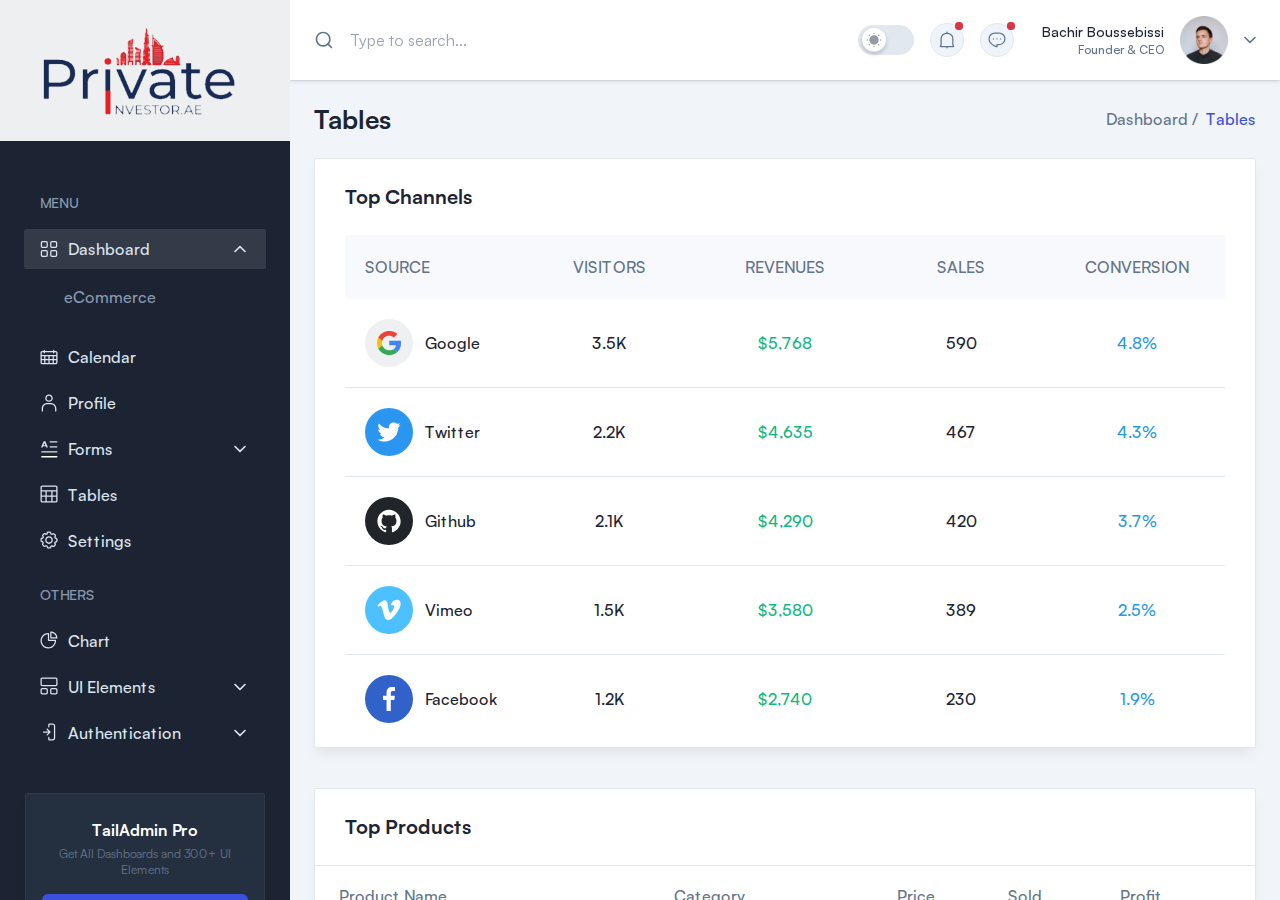
<file: tables.html>
<!DOCTYPE html>
<html lang="en">
  <head>
    <meta charset="UTF-8" />
    <meta http-equiv="X-UA-Compatible" content="IE=edge" />
    <meta name="viewport" content="width=device-width, initial-scale=1.0" />
    <title>Tables | TailAdmin - Tailwind CSS Admin Dashboard Template</title>
  <link rel="icon" href="favicon.ico"><link href="style.css" rel="stylesheet"></head>

  <body
    x-data="{ page: 'tables', 'loaded': true, 'darkMode': true, 'stickyMenu': false, 'sidebarToggle': false, 'scrollTop': false }"
    x-init="
          darkMode = JSON.parse(localStorage.getItem('darkMode'));
          $watch('darkMode', value => localStorage.setItem('darkMode', JSON.stringify(value)))"
    :class="{'dark text-bodydark bg-boxdark-2': darkMode === true}"
  >
    <!-- ===== Preloader Start ===== -->
    <div
  x-show="loaded"
  x-init="window.addEventListener('DOMContentLoaded', () => {setTimeout(() => loaded = false, 500)})"
  class="fixed left-0 top-0 z-999999 flex h-screen w-screen items-center justify-center bg-white dark:bg-black"
>
  <div
    class="h-16 w-16 animate-spin rounded-full border-4 border-solid border-primary border-t-transparent"
  ></div>
</div>

    <!-- ===== Preloader End ===== -->

    <!-- ===== Page Wrapper Start ===== -->
    <div class="flex h-screen overflow-hidden">
      <!-- ===== Sidebar Start ===== -->
      <aside
  :class="sidebarToggle ? 'translate-x-0' : '-translate-x-full'"
  class="absolute left-0 top-0 z-9999 flex h-screen w-72.5 flex-col overflow-y-hidden bg-black duration-300 ease-linear dark:bg-boxdark lg:static lg:translate-x-0"
  @click.outside="sidebarToggle = false"
>
  <!-- SIDEBAR HEADER -->
  <div class="flex items-center justify-between gap-2 px-6 py-5.5 lg:py-6.5 bg-[#eeeff1]">
    <a href="index.html">
      <img src="src/images/logo/logo.png" alt="Logo" />
    </a>

    <button
      class="block lg:hidden"
      @click.stop="sidebarToggle = !sidebarToggle"
    >
      <svg
        class="fill-current"
        width="20"
        height="18"
        viewBox="0 0 20 18"
        fill="none"
        xmlns="http://www.w3.org/2000/svg"
      >
        <path
          d="M19 8.175H2.98748L9.36248 1.6875C9.69998 1.35 9.69998 0.825 9.36248 0.4875C9.02498 0.15 8.49998 0.15 8.16248 0.4875L0.399976 8.3625C0.0624756 8.7 0.0624756 9.225 0.399976 9.5625L8.16248 17.4375C8.31248 17.5875 8.53748 17.7 8.76248 17.7C8.98748 17.7 9.17498 17.625 9.36248 17.475C9.69998 17.1375 9.69998 16.6125 9.36248 16.275L3.02498 9.8625H19C19.45 9.8625 19.825 9.4875 19.825 9.0375C19.825 8.55 19.45 8.175 19 8.175Z"
          fill=""
        />
      </svg>
    </button>
  </div>
  <!-- SIDEBAR HEADER -->

  <div
    class="no-scrollbar flex flex-col overflow-y-auto duration-300 ease-linear"
  >
    <!-- Sidebar Menu -->
    <nav
      class="mt-5 px-4 py-4 lg:mt-9 lg:px-6"
      x-data="{selected: $persist('Dashboard')}"
    >
      <!-- Menu Group -->
      <div>
        <h3 class="mb-4 ml-4 text-sm font-medium text-bodydark2">MENU</h3>

        <ul class="mb-6 flex flex-col gap-1.5">
          <!-- Menu Item Dashboard -->
          <li>
            <a
              class="group relative flex items-center gap-2.5 rounded-sm px-4 py-2 font-medium text-bodydark1 duration-300 ease-in-out hover:bg-graydark dark:hover:bg-meta-4"
              href="#"
              @click.prevent="selected = (selected === 'Dashboard' ? '':'Dashboard')"
              :class="{ 'bg-graydark dark:bg-meta-4': (selected === 'Dashboard') || (page === 'ecommerce' || page === 'analytics' || page === 'stocks') }"
            >
              <svg
                class="fill-current"
                width="18"
                height="18"
                viewBox="0 0 18 18"
                fill="none"
                xmlns="http://www.w3.org/2000/svg"
              >
                <path
                  d="M6.10322 0.956299H2.53135C1.5751 0.956299 0.787598 1.7438 0.787598 2.70005V6.27192C0.787598 7.22817 1.5751 8.01567 2.53135 8.01567H6.10322C7.05947 8.01567 7.84697 7.22817 7.84697 6.27192V2.72817C7.8751 1.7438 7.0876 0.956299 6.10322 0.956299ZM6.60947 6.30005C6.60947 6.5813 6.38447 6.8063 6.10322 6.8063H2.53135C2.2501 6.8063 2.0251 6.5813 2.0251 6.30005V2.72817C2.0251 2.44692 2.2501 2.22192 2.53135 2.22192H6.10322C6.38447 2.22192 6.60947 2.44692 6.60947 2.72817V6.30005Z"
                  fill=""
                />
                <path
                  d="M15.4689 0.956299H11.8971C10.9408 0.956299 10.1533 1.7438 10.1533 2.70005V6.27192C10.1533 7.22817 10.9408 8.01567 11.8971 8.01567H15.4689C16.4252 8.01567 17.2127 7.22817 17.2127 6.27192V2.72817C17.2127 1.7438 16.4252 0.956299 15.4689 0.956299ZM15.9752 6.30005C15.9752 6.5813 15.7502 6.8063 15.4689 6.8063H11.8971C11.6158 6.8063 11.3908 6.5813 11.3908 6.30005V2.72817C11.3908 2.44692 11.6158 2.22192 11.8971 2.22192H15.4689C15.7502 2.22192 15.9752 2.44692 15.9752 2.72817V6.30005Z"
                  fill=""
                />
                <path
                  d="M6.10322 9.92822H2.53135C1.5751 9.92822 0.787598 10.7157 0.787598 11.672V15.2438C0.787598 16.2001 1.5751 16.9876 2.53135 16.9876H6.10322C7.05947 16.9876 7.84697 16.2001 7.84697 15.2438V11.7001C7.8751 10.7157 7.0876 9.92822 6.10322 9.92822ZM6.60947 15.272C6.60947 15.5532 6.38447 15.7782 6.10322 15.7782H2.53135C2.2501 15.7782 2.0251 15.5532 2.0251 15.272V11.7001C2.0251 11.4188 2.2501 11.1938 2.53135 11.1938H6.10322C6.38447 11.1938 6.60947 11.4188 6.60947 11.7001V15.272Z"
                  fill=""
                />
                <path
                  d="M15.4689 9.92822H11.8971C10.9408 9.92822 10.1533 10.7157 10.1533 11.672V15.2438C10.1533 16.2001 10.9408 16.9876 11.8971 16.9876H15.4689C16.4252 16.9876 17.2127 16.2001 17.2127 15.2438V11.7001C17.2127 10.7157 16.4252 9.92822 15.4689 9.92822ZM15.9752 15.272C15.9752 15.5532 15.7502 15.7782 15.4689 15.7782H11.8971C11.6158 15.7782 11.3908 15.5532 11.3908 15.272V11.7001C11.3908 11.4188 11.6158 11.1938 11.8971 11.1938H15.4689C15.7502 11.1938 15.9752 11.4188 15.9752 11.7001V15.272Z"
                  fill=""
                />
              </svg>

              Dashboard

              <svg
                class="absolute right-4 top-1/2 -translate-y-1/2 fill-current"
                :class="{ 'rotate-180': (selected === 'Dashboard') }"
                width="20"
                height="20"
                viewBox="0 0 20 20"
                fill="none"
                xmlns="http://www.w3.org/2000/svg"
              >
                <path
                  fill-rule="evenodd"
                  clip-rule="evenodd"
                  d="M4.41107 6.9107C4.73651 6.58527 5.26414 6.58527 5.58958 6.9107L10.0003 11.3214L14.4111 6.91071C14.7365 6.58527 15.2641 6.58527 15.5896 6.91071C15.915 7.23614 15.915 7.76378 15.5896 8.08922L10.5896 13.0892C10.2641 13.4147 9.73651 13.4147 9.41107 13.0892L4.41107 8.08922C4.08563 7.76378 4.08563 7.23614 4.41107 6.9107Z"
                  fill=""
                />
              </svg>
            </a>

            <!-- Dropdown Menu Start -->
            <div
              class="translate transform overflow-hidden"
              :class="(selected === 'Dashboard') ? 'block' :'hidden'"
            >
              <ul class="mb-5.5 mt-4 flex flex-col gap-2.5 pl-6">
                <li>
                  <a
                    class="group relative flex items-center gap-2.5 rounded-md px-4 font-medium text-bodydark2 duration-300 ease-in-out hover:text-white"
                    href="index.html"
                    :class="page === 'ecommerce' && '!text-white'"
                    >eCommerce
                  </a>
                </li>
              </ul>
            </div>
            <!-- Dropdown Menu End -->
          </li>
          <!-- Menu Item Dashboard -->

          <!-- Menu Item Calendar -->
          <li>
            <a
              class="group relative flex items-center gap-2.5 rounded-sm px-4 py-2 font-medium text-bodydark1 duration-300 ease-in-out hover:bg-graydark dark:hover:bg-meta-4"
              href="calendar.html"
              @click="selected = (selected === 'Calendar' ? '':'Calendar')"
              :class="{ 'bg-graydark dark:bg-meta-4': (selected === 'Calendar') && (page === 'calendar') }"
            >
              <svg
                class="fill-current"
                width="18"
                height="18"
                viewBox="0 0 18 18"
                fill="none"
                xmlns="http://www.w3.org/2000/svg"
              >
                <path
                  d="M15.7499 2.9812H14.2874V2.36245C14.2874 2.02495 14.0062 1.71558 13.6405 1.71558C13.2749 1.71558 12.9937 1.99683 12.9937 2.36245V2.9812H4.97803V2.36245C4.97803 2.02495 4.69678 1.71558 4.33115 1.71558C3.96553 1.71558 3.68428 1.99683 3.68428 2.36245V2.9812H2.2499C1.29365 2.9812 0.478027 3.7687 0.478027 4.75308V14.5406C0.478027 15.4968 1.26553 16.3125 2.2499 16.3125H15.7499C16.7062 16.3125 17.5218 15.525 17.5218 14.5406V4.72495C17.5218 3.7687 16.7062 2.9812 15.7499 2.9812ZM1.77178 8.21245H4.1624V10.9968H1.77178V8.21245ZM5.42803 8.21245H8.38115V10.9968H5.42803V8.21245ZM8.38115 12.2625V15.0187H5.42803V12.2625H8.38115ZM9.64678 12.2625H12.5999V15.0187H9.64678V12.2625ZM9.64678 10.9968V8.21245H12.5999V10.9968H9.64678ZM13.8374 8.21245H16.228V10.9968H13.8374V8.21245ZM2.2499 4.24683H3.7124V4.83745C3.7124 5.17495 3.99365 5.48433 4.35928 5.48433C4.7249 5.48433 5.00615 5.20308 5.00615 4.83745V4.24683H13.0499V4.83745C13.0499 5.17495 13.3312 5.48433 13.6968 5.48433C14.0624 5.48433 14.3437 5.20308 14.3437 4.83745V4.24683H15.7499C16.0312 4.24683 16.2562 4.47183 16.2562 4.75308V6.94683H1.77178V4.75308C1.77178 4.47183 1.96865 4.24683 2.2499 4.24683ZM1.77178 14.5125V12.2343H4.1624V14.9906H2.2499C1.96865 15.0187 1.77178 14.7937 1.77178 14.5125ZM15.7499 15.0187H13.8374V12.2625H16.228V14.5406C16.2562 14.7937 16.0312 15.0187 15.7499 15.0187Z"
                  fill=""
                />
              </svg>

              Calendar
            </a>
          </li>
          <!-- Menu Item Calendar -->

          <!-- Menu Item Profile -->
          <li>
            <a
              class="group relative flex items-center gap-2.5 rounded-sm px-4 py-2 font-medium text-bodydark1 duration-300 ease-in-out hover:bg-graydark dark:hover:bg-meta-4"
              href="profile.html"
              @click="selected = (selected === 'Profile' ? '':'Profile')"
              :class="{ 'bg-graydark dark:bg-meta-4': (selected === 'Profile') && (page === 'profile') }"
              :class="page === 'profile' && 'bg-graydark'"
            >
              <svg
                class="fill-current"
                width="18"
                height="18"
                viewBox="0 0 18 18"
                fill="none"
                xmlns="http://www.w3.org/2000/svg"
              >
                <path
                  d="M9.0002 7.79065C11.0814 7.79065 12.7689 6.1594 12.7689 4.1344C12.7689 2.1094 11.0814 0.478149 9.0002 0.478149C6.91895 0.478149 5.23145 2.1094 5.23145 4.1344C5.23145 6.1594 6.91895 7.79065 9.0002 7.79065ZM9.0002 1.7719C10.3783 1.7719 11.5033 2.84065 11.5033 4.16252C11.5033 5.4844 10.3783 6.55315 9.0002 6.55315C7.62207 6.55315 6.49707 5.4844 6.49707 4.16252C6.49707 2.84065 7.62207 1.7719 9.0002 1.7719Z"
                  fill=""
                />
                <path
                  d="M10.8283 9.05627H7.17207C4.16269 9.05627 1.71582 11.5313 1.71582 14.5406V16.875C1.71582 17.2125 1.99707 17.5219 2.3627 17.5219C2.72832 17.5219 3.00957 17.2407 3.00957 16.875V14.5406C3.00957 12.2344 4.89394 10.3219 7.22832 10.3219H10.8564C13.1627 10.3219 15.0752 12.2063 15.0752 14.5406V16.875C15.0752 17.2125 15.3564 17.5219 15.7221 17.5219C16.0877 17.5219 16.3689 17.2407 16.3689 16.875V14.5406C16.2846 11.5313 13.8377 9.05627 10.8283 9.05627Z"
                  fill=""
                />
              </svg>

              Profile
            </a>
          </li>
          <!-- Menu Item Profile -->

          <!-- Menu Item Forms -->
          <li>
            <a
              class="group relative flex items-center gap-2.5 rounded-sm px-4 py-2 font-medium text-bodydark1 duration-300 ease-in-out hover:bg-graydark dark:hover:bg-meta-4"
              href="#"
              @click.prevent="selected = (selected === 'Forms' ? '':'Forms')"
              :class="{ 'bg-graydark dark:bg-meta-4': (selected === 'Forms') || (page === 'formElements' || page === 'formLayout') }"
            >
              <svg
                class="fill-current"
                width="18"
                height="18"
                viewBox="0 0 18 18"
                fill="none"
                xmlns="http://www.w3.org/2000/svg"
              >
                <path
                  d="M1.43425 7.5093H2.278C2.44675 7.5093 2.55925 7.3968 2.58737 7.31243L2.98112 6.32805H5.90612L6.27175 7.31243C6.328 7.48118 6.46862 7.5093 6.58112 7.5093H7.453C7.76237 7.48118 7.87487 7.25618 7.76237 7.03118L5.428 1.4343C5.37175 1.26555 5.3155 1.23743 5.14675 1.23743H3.88112C3.76862 1.23743 3.59987 1.29368 3.57175 1.4343L1.153 7.08743C1.0405 7.2843 1.20925 7.5093 1.43425 7.5093ZM4.47175 2.98118L5.3155 5.17493H3.59987L4.47175 2.98118Z"
                  fill=""
                />
                <path
                  d="M10.1249 2.5031H16.8749C17.2124 2.5031 17.5218 2.22185 17.5218 1.85623C17.5218 1.4906 17.2405 1.20935 16.8749 1.20935H10.1249C9.7874 1.20935 9.47803 1.4906 9.47803 1.85623C9.47803 2.22185 9.75928 2.5031 10.1249 2.5031Z"
                  fill=""
                />
                <path
                  d="M16.8749 6.21558H10.1249C9.7874 6.21558 9.47803 6.49683 9.47803 6.86245C9.47803 7.22808 9.75928 7.50933 10.1249 7.50933H16.8749C17.2124 7.50933 17.5218 7.22808 17.5218 6.86245C17.5218 6.49683 17.2124 6.21558 16.8749 6.21558Z"
                  fill=""
                />
                <path
                  d="M16.875 11.1656H1.77187C1.43438 11.1656 1.125 11.4469 1.125 11.8125C1.125 12.1781 1.40625 12.4594 1.77187 12.4594H16.875C17.2125 12.4594 17.5219 12.1781 17.5219 11.8125C17.5219 11.4469 17.2125 11.1656 16.875 11.1656Z"
                  fill=""
                />
                <path
                  d="M16.875 16.1156H1.77187C1.43438 16.1156 1.125 16.3969 1.125 16.7625C1.125 17.1281 1.40625 17.4094 1.77187 17.4094H16.875C17.2125 17.4094 17.5219 17.1281 17.5219 16.7625C17.5219 16.3969 17.2125 16.1156 16.875 16.1156Z"
                  fill="white"
                />
              </svg>

              Forms

              <svg
                class="absolute right-4 top-1/2 -translate-y-1/2 fill-current"
                :class="{ 'rotate-180': (selected === 'Forms') }"
                width="20"
                height="20"
                viewBox="0 0 20 20"
                fill="none"
                xmlns="http://www.w3.org/2000/svg"
              >
                <path
                  fill-rule="evenodd"
                  clip-rule="evenodd"
                  d="M4.41107 6.9107C4.73651 6.58527 5.26414 6.58527 5.58958 6.9107L10.0003 11.3214L14.4111 6.91071C14.7365 6.58527 15.2641 6.58527 15.5896 6.91071C15.915 7.23614 15.915 7.76378 15.5896 8.08922L10.5896 13.0892C10.2641 13.4147 9.73651 13.4147 9.41107 13.0892L4.41107 8.08922C4.08563 7.76378 4.08563 7.23614 4.41107 6.9107Z"
                  fill=""
                />
              </svg>
            </a>

            <!-- Dropdown Menu Start -->
            <div
              class="translate transform overflow-hidden"
              :class="(selected === 'Forms') ? 'block' :'hidden'"
            >
              <ul class="mb-5.5 mt-4 flex flex-col gap-2.5 pl-6">
                <li>
                  <a
                    class="group relative flex items-center gap-2.5 rounded-md px-4 font-medium text-bodydark2 duration-300 ease-in-out hover:text-white"
                    href="form-elements.html"
                    :class="page === 'formElements' && '!text-white'"
                    >Form Elements</a
                  >
                </li>
                <li>
                  <a
                    class="group relative flex items-center gap-2.5 rounded-md px-4 font-medium text-bodydark2 duration-300 ease-in-out hover:text-white"
                    href="form-layout.html"
                    :class="page === 'formLayout' && '!text-white'"
                    >Form Layout</a
                  >
                </li>
              </ul>
            </div>
            <!-- Dropdown Menu End -->
          </li>
          <!-- Menu Item Forms -->

          <!-- Menu Item Tables -->
          <li>
            <a
              class="group relative flex items-center gap-2.5 rounded-sm py-2 px-4 font-medium text-bodydark1 duration-300 ease-in-out hover:bg-graydark dark:hover:bg-meta-4"
              href="tables.html"
              @click="selected = (selected === 'Tables' ? '':'Tables')"
              :class="{ 'bg-graydark dark:bg-meta-4': (selected === 'Tables') && (page === 'tables') }"
            >
              <svg
                class="fill-current"
                width="18"
                height="19"
                viewBox="0 0 18 19"
                fill="none"
                xmlns="http://www.w3.org/2000/svg"
              >
                <g clip-path="url(#clip0_130_9756)">
                  <path
                    d="M15.7501 0.55835H2.2501C1.29385 0.55835 0.506348 1.34585 0.506348 2.3021V15.8021C0.506348 16.7584 1.29385 17.574 2.27822 17.574H15.7782C16.7345 17.574 17.5501 16.7865 17.5501 15.8021V2.3021C17.522 1.34585 16.7063 0.55835 15.7501 0.55835ZM6.69385 10.599V6.4646H11.3063V10.5709H6.69385V10.599ZM11.3063 11.8646V16.3083H6.69385V11.8646H11.3063ZM1.77197 6.4646H5.45635V10.5709H1.77197V6.4646ZM12.572 6.4646H16.2563V10.5709H12.572V6.4646ZM2.2501 1.82397H15.7501C16.0313 1.82397 16.2563 2.04897 16.2563 2.33022V5.2271H1.77197V2.3021C1.77197 2.02085 1.96885 1.82397 2.2501 1.82397ZM1.77197 15.8021V11.8646H5.45635V16.3083H2.2501C1.96885 16.3083 1.77197 16.0834 1.77197 15.8021ZM15.7501 16.3083H12.572V11.8646H16.2563V15.8021C16.2563 16.0834 16.0313 16.3083 15.7501 16.3083Z"
                    fill=""
                  />
                </g>
                <defs>
                  <clipPath id="clip0_130_9756">
                    <rect
                      width="18"
                      height="18"
                      fill="white"
                      transform="translate(0 0.052124)"
                    />
                  </clipPath>
                </defs>
              </svg>

              Tables
            </a>
          </li>
          <!-- Menu Item Tables -->

          <!-- Menu Item Settings -->
          <li>
            <a
              class="group relative flex items-center gap-2.5 rounded-sm py-2 px-4 font-medium text-bodydark1 duration-300 ease-in-out hover:bg-graydark dark:hover:bg-meta-4"
              href="settings.html"
              @click="selected = (selected === 'Settings' ? '':'Settings')"
              :class="{ 'bg-graydark dark:bg-meta-4': (selected === 'Settings') && (page === 'settings') }"
              :class="page === 'settings' && 'bg-graydark'"
            >
              <svg
                class="fill-current"
                width="18"
                height="19"
                viewBox="0 0 18 19"
                fill="none"
                xmlns="http://www.w3.org/2000/svg"
              >
                <g clip-path="url(#clip0_130_9763)">
                  <path
                    d="M17.0721 7.30835C16.7909 6.99897 16.3971 6.83022 15.9752 6.83022H15.8909C15.7502 6.83022 15.6377 6.74585 15.6096 6.63335C15.5815 6.52085 15.5252 6.43647 15.4971 6.32397C15.4409 6.21147 15.4971 6.09897 15.5815 6.0146L15.6377 5.95835C15.9471 5.6771 16.1159 5.28335 16.1159 4.86147C16.1159 4.4396 15.9752 4.04585 15.6659 3.73647L14.569 2.61147C13.9784 1.99272 12.9659 1.9646 12.3471 2.58335L12.2627 2.6396C12.1784 2.72397 12.0377 2.7521 11.8971 2.69585C11.7846 2.6396 11.6721 2.58335 11.5315 2.55522C11.3909 2.49897 11.3065 2.38647 11.3065 2.27397V2.13335C11.3065 1.26147 10.6034 0.55835 9.73148 0.55835H8.15648C7.7346 0.55835 7.34085 0.7271 7.0596 1.00835C6.75023 1.31772 6.6096 1.71147 6.6096 2.10522V2.21772C6.6096 2.33022 6.52523 2.44272 6.41273 2.49897C6.35648 2.5271 6.32835 2.5271 6.2721 2.55522C6.1596 2.61147 6.01898 2.58335 5.9346 2.49897L5.87835 2.4146C5.5971 2.10522 5.20335 1.93647 4.78148 1.93647C4.3596 1.93647 3.96585 2.0771 3.65648 2.38647L2.53148 3.48335C1.91273 4.07397 1.8846 5.08647 2.50335 5.70522L2.5596 5.7896C2.64398 5.87397 2.6721 6.0146 2.61585 6.09897C2.5596 6.21147 2.53148 6.29585 2.47523 6.40835C2.41898 6.52085 2.3346 6.5771 2.19398 6.5771H2.1096C1.68773 6.5771 1.29398 6.71772 0.984604 7.0271C0.675229 7.30835 0.506479 7.7021 0.506479 8.12397L0.478354 9.69897C0.450229 10.5708 1.15335 11.274 2.02523 11.3021H2.1096C2.25023 11.3021 2.36273 11.3865 2.39085 11.499C2.4471 11.5833 2.50335 11.6677 2.53148 11.7802C2.5596 11.8927 2.53148 12.0052 2.4471 12.0896L2.39085 12.1458C2.08148 12.4271 1.91273 12.8208 1.91273 13.2427C1.91273 13.6646 2.05335 14.0583 2.36273 14.3677L3.4596 15.4927C4.05023 16.1115 5.06273 16.1396 5.68148 15.5208L5.76585 15.4646C5.85023 15.3802 5.99085 15.3521 6.13148 15.4083C6.24398 15.4646 6.35648 15.5208 6.4971 15.549C6.63773 15.6052 6.7221 15.7177 6.7221 15.8302V15.9427C6.7221 16.8146 7.42523 17.5177 8.2971 17.5177H9.8721C10.744 17.5177 11.4471 16.8146 11.4471 15.9427V15.8302C11.4471 15.7177 11.5315 15.6052 11.644 15.549C11.7002 15.5208 11.7284 15.5208 11.7846 15.4927C11.9252 15.4365 12.0377 15.4646 12.1221 15.549L12.1784 15.6333C12.4596 15.9427 12.8534 16.1115 13.2752 16.1115C13.6971 16.1115 14.0909 15.9708 14.4002 15.6615L15.5252 14.5646C16.144 13.974 16.1721 12.9615 15.5534 12.3427L15.4971 12.2583C15.4127 12.174 15.3846 12.0333 15.4409 11.949C15.4971 11.8365 15.5252 11.7521 15.5815 11.6396C15.6377 11.5271 15.7502 11.4708 15.8627 11.4708H15.9471H15.9752C16.819 11.4708 17.5221 10.7958 17.5502 9.92397L17.5784 8.34897C17.5221 8.01147 17.3534 7.5896 17.0721 7.30835ZM16.2284 9.9521C16.2284 10.1208 16.0877 10.2615 15.919 10.2615H15.8346H15.8065C15.1596 10.2615 14.569 10.6552 14.344 11.2177C14.3159 11.3021 14.2596 11.3865 14.2315 11.4708C13.9784 12.0333 14.0909 12.7365 14.5409 13.1865L14.5971 13.2708C14.7096 13.3833 14.7096 13.5802 14.5971 13.6927L13.4721 14.7896C13.3877 14.874 13.3034 14.874 13.2471 14.874C13.1909 14.874 13.1065 14.874 13.0221 14.7896L12.9659 14.7052C12.5159 14.2271 11.8409 14.0865 11.2221 14.3677L11.1096 14.424C10.4909 14.6771 10.0971 15.2396 10.0971 15.8865V15.999C10.0971 16.1677 9.95648 16.3083 9.78773 16.3083H8.21273C8.04398 16.3083 7.90335 16.1677 7.90335 15.999V15.8865C7.90335 15.2396 7.5096 14.649 6.89085 14.424C6.80648 14.3958 6.69398 14.3396 6.6096 14.3115C6.3846 14.199 6.1596 14.1708 5.9346 14.1708C5.54085 14.1708 5.1471 14.3115 4.83773 14.6208L4.78148 14.649C4.66898 14.7615 4.4721 14.7615 4.3596 14.649L3.26273 13.524C3.17835 13.4396 3.17835 13.3552 3.17835 13.299C3.17835 13.2427 3.17835 13.1583 3.26273 13.074L3.31898 13.0177C3.7971 12.5677 3.93773 11.8646 3.6846 11.3021C3.65648 11.2177 3.62835 11.1333 3.5721 11.049C3.3471 10.4583 2.7846 10.0365 2.13773 10.0365H2.05335C1.8846 10.0365 1.74398 9.89585 1.74398 9.7271L1.7721 8.1521C1.7721 8.0396 1.82835 7.98335 1.85648 7.9271C1.8846 7.89897 1.96898 7.84272 2.08148 7.84272H2.16585C2.81273 7.87085 3.40335 7.4771 3.65648 6.88647C3.6846 6.8021 3.74085 6.71772 3.76898 6.63335C4.0221 6.07085 3.9096 5.36772 3.4596 4.91772L3.40335 4.83335C3.29085 4.72085 3.29085 4.52397 3.40335 4.41147L4.52835 3.3146C4.61273 3.23022 4.6971 3.23022 4.75335 3.23022C4.8096 3.23022 4.89398 3.23022 4.97835 3.3146L5.0346 3.39897C5.4846 3.8771 6.1596 4.01772 6.77835 3.7646L6.89085 3.70835C7.5096 3.45522 7.90335 2.89272 7.90335 2.24585V2.13335C7.90335 2.02085 7.9596 1.9646 7.98773 1.90835C8.01585 1.8521 8.10023 1.82397 8.21273 1.82397H9.78773C9.95648 1.82397 10.0971 1.9646 10.0971 2.13335V2.24585C10.0971 2.89272 10.4909 3.48335 11.1096 3.70835C11.194 3.73647 11.3065 3.79272 11.3909 3.82085C11.9815 4.1021 12.6846 3.9896 13.1627 3.5396L13.2471 3.48335C13.3596 3.37085 13.5565 3.37085 13.669 3.48335L14.7659 4.60835C14.8502 4.69272 14.8502 4.7771 14.8502 4.83335C14.8502 4.8896 14.8221 4.97397 14.7659 5.05835L14.7096 5.1146C14.2034 5.53647 14.0627 6.2396 14.2877 6.8021C14.3159 6.88647 14.344 6.97085 14.4002 7.05522C14.6252 7.64585 15.1877 8.06772 15.8346 8.06772H15.919C16.0315 8.06772 16.0877 8.12397 16.144 8.1521C16.2002 8.18022 16.2284 8.2646 16.2284 8.3771V9.9521Z"
                    fill=""
                  />
                  <path
                    d="M9.00029 5.22705C6.89092 5.22705 5.17529 6.94268 5.17529 9.05205C5.17529 11.1614 6.89092 12.8771 9.00029 12.8771C11.1097 12.8771 12.8253 11.1614 12.8253 9.05205C12.8253 6.94268 11.1097 5.22705 9.00029 5.22705ZM9.00029 11.6114C7.59404 11.6114 6.44092 10.4583 6.44092 9.05205C6.44092 7.6458 7.59404 6.49268 9.00029 6.49268C10.4065 6.49268 11.5597 7.6458 11.5597 9.05205C11.5597 10.4583 10.4065 11.6114 9.00029 11.6114Z"
                    fill=""
                  />
                </g>
                <defs>
                  <clipPath id="clip0_130_9763">
                    <rect
                      width="18"
                      height="18"
                      fill="white"
                      transform="translate(0 0.052124)"
                    />
                  </clipPath>
                </defs>
              </svg>

              Settings
            </a>
          </li>
          <!-- Menu Item Settings -->
        </ul>
      </div>

      <!-- Others Group -->
      <div>
        <h3 class="mb-4 ml-4 text-sm font-medium text-bodydark2">OTHERS</h3>

        <ul class="mb-6 flex flex-col gap-1.5">
          <!-- Menu Item Chart -->
          <li>
            <a
              class="group relative flex items-center gap-2.5 rounded-sm py-2 px-4 font-medium text-bodydark1 duration-300 ease-in-out hover:bg-graydark dark:hover:bg-meta-4"
              href="chart.html"
              @click="selected = (selected === 'Chart' ? '':'Chart')"
              :class="{ 'bg-graydark dark:bg-meta-4': (selected === 'Chart') && (page === 'Chart') }"
            >
              <svg
                class="fill-current"
                width="18"
                height="19"
                viewBox="0 0 18 19"
                fill="none"
                xmlns="http://www.w3.org/2000/svg"
              >
                <g clip-path="url(#clip0_130_9801)">
                  <path
                    d="M10.8563 0.55835C10.5188 0.55835 10.2095 0.8396 10.2095 1.20522V6.83022C10.2095 7.16773 10.4907 7.4771 10.8563 7.4771H16.8751C17.0438 7.4771 17.2126 7.39272 17.3251 7.28022C17.4376 7.1396 17.4938 6.97085 17.4938 6.8021C17.2688 3.28647 14.3438 0.55835 10.8563 0.55835ZM11.4751 6.15522V1.8521C13.8095 2.13335 15.6938 3.8771 16.1438 6.18335H11.4751V6.15522Z"
                    fill=""
                  />
                  <path
                    d="M15.3845 8.7427H9.1126V2.69582C9.1126 2.35832 8.83135 2.07707 8.49385 2.07707C8.40947 2.07707 8.3251 2.07707 8.24072 2.07707C3.96572 2.04895 0.506348 5.53645 0.506348 9.81145C0.506348 14.0864 3.99385 17.5739 8.26885 17.5739C12.5438 17.5739 16.0313 14.0864 16.0313 9.81145C16.0313 9.6427 16.0313 9.47395 16.0032 9.33332C16.0032 8.99582 15.722 8.7427 15.3845 8.7427ZM8.26885 16.3083C4.66885 16.3083 1.77197 13.4114 1.77197 9.81145C1.77197 6.3802 4.47197 3.53957 7.8751 3.3427V9.36145C7.8751 9.69895 8.15635 10.0083 8.52197 10.0083H14.7938C14.6813 13.4958 11.7845 16.3083 8.26885 16.3083Z"
                    fill=""
                  />
                </g>
                <defs>
                  <clipPath id="clip0_130_9801">
                    <rect
                      width="18"
                      height="18"
                      fill="white"
                      transform="translate(0 0.052124)"
                    />
                  </clipPath>
                </defs>
              </svg>

              Chart
            </a>
          </li>
          <!-- Menu Item Chart -->

          <!-- Menu Item Ui Elements -->
          <li>
            <a
              class="group relative flex items-center gap-2.5 rounded-sm px-4 py-2 font-medium text-bodydark1 duration-300 ease-in-out hover:bg-graydark dark:hover:bg-meta-4"
              href="#"
              @click.prevent="selected = (selected === 'UiElements' ? '':'UiElements')"
              :class="{ 'bg-graydark dark:bg-meta-4': (selected === 'UiElements') || (page === 'alerts' || page === 'buttons') }"
            >
              <svg
                class="fill-current"
                width="18"
                height="19"
                viewBox="0 0 18 19"
                fill="none"
                xmlns="http://www.w3.org/2000/svg"
              >
                <g clip-path="url(#clip0_130_9807)">
                  <path
                    d="M15.7501 0.55835H2.2501C1.29385 0.55835 0.506348 1.34585 0.506348 2.3021V7.53335C0.506348 8.4896 1.29385 9.2771 2.2501 9.2771H15.7501C16.7063 9.2771 17.4938 8.4896 17.4938 7.53335V2.3021C17.4938 1.34585 16.7063 0.55835 15.7501 0.55835ZM16.2563 7.53335C16.2563 7.8146 16.0313 8.0396 15.7501 8.0396H2.2501C1.96885 8.0396 1.74385 7.8146 1.74385 7.53335V2.3021C1.74385 2.02085 1.96885 1.79585 2.2501 1.79585H15.7501C16.0313 1.79585 16.2563 2.02085 16.2563 2.3021V7.53335Z"
                    fill=""
                  />
                  <path
                    d="M6.13135 10.9646H2.2501C1.29385 10.9646 0.506348 11.7521 0.506348 12.7083V15.8021C0.506348 16.7583 1.29385 17.5458 2.2501 17.5458H6.13135C7.0876 17.5458 7.8751 16.7583 7.8751 15.8021V12.7083C7.90322 11.7521 7.11572 10.9646 6.13135 10.9646ZM6.6376 15.8021C6.6376 16.0833 6.4126 16.3083 6.13135 16.3083H2.2501C1.96885 16.3083 1.74385 16.0833 1.74385 15.8021V12.7083C1.74385 12.4271 1.96885 12.2021 2.2501 12.2021H6.13135C6.4126 12.2021 6.6376 12.4271 6.6376 12.7083V15.8021Z"
                    fill=""
                  />
                  <path
                    d="M15.75 10.9646H11.8688C10.9125 10.9646 10.125 11.7521 10.125 12.7083V15.8021C10.125 16.7583 10.9125 17.5458 11.8688 17.5458H15.75C16.7063 17.5458 17.4938 16.7583 17.4938 15.8021V12.7083C17.4938 11.7521 16.7063 10.9646 15.75 10.9646ZM16.2562 15.8021C16.2562 16.0833 16.0312 16.3083 15.75 16.3083H11.8688C11.5875 16.3083 11.3625 16.0833 11.3625 15.8021V12.7083C11.3625 12.4271 11.5875 12.2021 11.8688 12.2021H15.75C16.0312 12.2021 16.2562 12.4271 16.2562 12.7083V15.8021Z"
                    fill=""
                  />
                </g>
                <defs>
                  <clipPath id="clip0_130_9807">
                    <rect
                      width="18"
                      height="18"
                      fill="white"
                      transform="translate(0 0.052124)"
                    />
                  </clipPath>
                </defs>
              </svg>

              UI Elements

              <svg
                class="absolute right-4 top-1/2 -translate-y-1/2 fill-current"
                :class="{ 'rotate-180': (selected === 'UiElements') }"
                width="20"
                height="20"
                viewBox="0 0 20 20"
                fill="none"
                xmlns="http://www.w3.org/2000/svg"
              >
                <path
                  fill-rule="evenodd"
                  clip-rule="evenodd"
                  d="M4.41107 6.9107C4.73651 6.58527 5.26414 6.58527 5.58958 6.9107L10.0003 11.3214L14.4111 6.91071C14.7365 6.58527 15.2641 6.58527 15.5896 6.91071C15.915 7.23614 15.915 7.76378 15.5896 8.08922L10.5896 13.0892C10.2641 13.4147 9.73651 13.4147 9.41107 13.0892L4.41107 8.08922C4.08563 7.76378 4.08563 7.23614 4.41107 6.9107Z"
                  fill=""
                />
              </svg>
            </a>

            <!-- Dropdown Menu Start -->
            <div
              class="translate transform overflow-hidden"
              :class="(selected === 'UiElements') ? 'block' :'hidden'"
            >
              <ul class="mb-3 mt-4 flex flex-col gap-2 pl-6">
                <li>
                  <a
                    class="group relative flex items-center gap-2.5 rounded-md px-4 font-medium text-bodydark2 duration-300 ease-in-out hover:text-white"
                    href="alerts.html"
                    :class="page === 'alerts' && '!text-white'"
                    >Alerts</a
                  >
                </li>

                <li>
                  <a
                    class="group relative flex items-center gap-2.5 rounded-md px-4 font-medium text-bodydark2 duration-300 ease-in-out hover:text-white"
                    href="buttons.html"
                    :class="page === 'buttons' && '!text-white'"
                    >Buttons</a
                  >
                </li>
              </ul>
            </div>
            <!-- Dropdown Menu End -->
          </li>
          <!-- Menu Item Ui Elements -->

          <!-- Menu Item Auth Pages -->
          <li>
            <a
              class="group relative flex items-center gap-2.5 rounded-sm px-4 py-2 font-medium text-bodydark1 duration-300 ease-in-out hover:bg-graydark dark:hover:bg-meta-4"
              href="#"
              @click.prevent="selected = (selected === 'AuthPages' ? '':'AuthPages')"
              :class="{ 'bg-graydark dark:bg-meta-4': (selected === 'AuthPages') || (page === 'register' || page === 'login') }"
            >
              <svg
                class="fill-current"
                width="18"
                height="19"
                viewBox="0 0 18 19"
                fill="none"
                xmlns="http://www.w3.org/2000/svg"
              >
                <g clip-path="url(#clip0_130_9814)">
                  <path
                    d="M12.7127 0.55835H9.53457C8.80332 0.55835 8.18457 1.1771 8.18457 1.90835V3.84897C8.18457 4.18647 8.46582 4.46772 8.80332 4.46772C9.14082 4.46772 9.45019 4.18647 9.45019 3.84897V1.88022C9.45019 1.82397 9.47832 1.79585 9.53457 1.79585H12.7127C13.3877 1.79585 13.9221 2.33022 13.9221 3.00522V15.0709C13.9221 15.7459 13.3877 16.2802 12.7127 16.2802H9.53457C9.47832 16.2802 9.45019 16.2521 9.45019 16.1959V14.2552C9.45019 13.9177 9.16894 13.6365 8.80332 13.6365C8.43769 13.6365 8.18457 13.9177 8.18457 14.2552V16.1959C8.18457 16.9271 8.80332 17.5459 9.53457 17.5459H12.7127C14.0908 17.5459 15.1877 16.4209 15.1877 15.0709V3.03335C15.1877 1.65522 14.0627 0.55835 12.7127 0.55835Z"
                    fill=""
                  />
                  <path
                    d="M10.4346 8.60205L7.62207 5.7333C7.36895 5.48018 6.97519 5.48018 6.72207 5.7333C6.46895 5.98643 6.46895 6.38018 6.72207 6.6333L8.46582 8.40518H3.45957C3.12207 8.40518 2.84082 8.68643 2.84082 9.02393C2.84082 9.36143 3.12207 9.64268 3.45957 9.64268H8.49395L6.72207 11.4427C6.46895 11.6958 6.46895 12.0896 6.72207 12.3427C6.83457 12.4552 7.00332 12.5114 7.17207 12.5114C7.34082 12.5114 7.50957 12.4552 7.62207 12.3145L10.4346 9.4458C10.6877 9.24893 10.6877 8.85518 10.4346 8.60205Z"
                    fill=""
                  />
                </g>
                <defs>
                  <clipPath id="clip0_130_9814">
                    <rect
                      width="18"
                      height="18"
                      fill="white"
                      transform="translate(0 0.052124)"
                    />
                  </clipPath>
                </defs>
              </svg>

              Authentication

              <svg
                class="absolute right-4 top-1/2 -translate-y-1/2 fill-current"
                :class="{ 'rotate-180': (selected === 'AuthPages') }"
                width="20"
                height="20"
                viewBox="0 0 20 20"
                fill="none"
                xmlns="http://www.w3.org/2000/svg"
              >
                <path
                  fill-rule="evenodd"
                  clip-rule="evenodd"
                  d="M4.41107 6.9107C4.73651 6.58527 5.26414 6.58527 5.58958 6.9107L10.0003 11.3214L14.4111 6.91071C14.7365 6.58527 15.2641 6.58527 15.5896 6.91071C15.915 7.23614 15.915 7.76378 15.5896 8.08922L10.5896 13.0892C10.2641 13.4147 9.73651 13.4147 9.41107 13.0892L4.41107 8.08922C4.08563 7.76378 4.08563 7.23614 4.41107 6.9107Z"
                  fill=""
                />
              </svg>
            </a>

            <!-- Dropdown Menu Start -->
            <div
              class="translate transform overflow-hidden"
              :class="(selected === 'AuthPages') ? 'block' :'hidden'"
            >
              <ul class="mb-3 mt-4 flex flex-col gap-2 pl-6">
                <li>
                  <a
                    class="group relative flex items-center gap-2.5 rounded-md px-4 font-medium text-bodydark2 duration-300 ease-in-out hover:text-white"
                    href="signin.html"
                    :class="page === 'signin' && '!text-white'"
                    >Sign In</a
                  >
                </li>
                <li>
                  <a
                    class="group relative flex items-center gap-2.5 rounded-md px-4 font-medium text-bodydark2 duration-300 ease-in-out hover:text-white"
                    href="signup.html"
                    :class="page === 'signup' && '!text-white'"
                    >Sign Up</a
                  >
                </li>
              </ul>
            </div>
            <!-- Dropdown Menu End -->
          </li>
          <!-- Menu Item Auth Pages -->
        </ul>
      </div>
    </nav>
    <!-- Sidebar Menu -->

    <!-- Promo Box -->
    <div
      class="mx-auto mb-10 w-full max-w-60 rounded-sm border border-strokedark bg-boxdark px-4 py-6 text-center shadow-default"
    >
      <h3 class="mb-1 font-semibold text-white">TailAdmin Pro</h3>
      <p class="mb-4 text-xs">Get All Dashboards and 300+ UI Elements</p>
      <a
        href="https://tailadmin.com/pricing"
        target="_blank"
        rel="nofollow"
        class="flex items-center justify-center rounded-md bg-primary p-2 text-white hover:bg-opacity-95"
      >
        Purchase Now
      </a>
    </div>
    <!-- Promo Box -->
  </div>
</aside>

      <!-- ===== Sidebar End ===== -->

      <!-- ===== Content Area Start ===== -->
      <div
        class="relative flex flex-1 flex-col overflow-y-auto overflow-x-hidden"
      >
        <!-- ===== Header Start ===== -->
        <header
  class="sticky top-0 z-999 flex w-full bg-white drop-shadow-1 dark:bg-boxdark dark:drop-shadow-none"
>
  <div
    class="flex flex-grow items-center justify-between px-4 py-4 shadow-2 md:px-6 2xl:px-11"
  >
    <div class="flex items-center gap-2 sm:gap-4 lg:hidden">
      <!-- Hamburger Toggle BTN -->
      <button
        class="z-99999 block rounded-sm border border-stroke bg-white p-1.5 shadow-sm dark:border-strokedark dark:bg-boxdark lg:hidden"
        @click.stop="sidebarToggle = !sidebarToggle"
      >
        <span class="relative block h-5.5 w-5.5 cursor-pointer">
          <span class="du-block absolute right-0 h-full w-full">
            <span
              class="relative left-0 top-0 my-1 block h-0.5 w-0 rounded-sm bg-black delay-[0] duration-200 ease-in-out dark:bg-white"
              :class="{ '!w-full delay-300': !sidebarToggle }"
            ></span>
            <span
              class="relative left-0 top-0 my-1 block h-0.5 w-0 rounded-sm bg-black delay-150 duration-200 ease-in-out dark:bg-white"
              :class="{ '!w-full delay-400': !sidebarToggle }"
            ></span>
            <span
              class="relative left-0 top-0 my-1 block h-0.5 w-0 rounded-sm bg-black delay-200 duration-200 ease-in-out dark:bg-white"
              :class="{ '!w-full delay-500': !sidebarToggle }"
            ></span>
          </span>
          <span class="du-block absolute right-0 h-full w-full rotate-45">
            <span
              class="absolute left-2.5 top-0 block h-full w-0.5 rounded-sm bg-black delay-300 duration-200 ease-in-out dark:bg-white"
              :class="{ '!h-0 delay-[0]': !sidebarToggle }"
            ></span>
            <span
              class="delay-400 absolute left-0 top-2.5 block h-0.5 w-full rounded-sm bg-black duration-200 ease-in-out dark:bg-white"
              :class="{ '!h-0 dealy-200': !sidebarToggle }"
            ></span>
          </span>
        </span>
      </button>
      <!-- Hamburger Toggle BTN -->
      <a class="block flex-shrink-0 lg:hidden" href="index.html">
        <img src="src/images/logo/logo.png" alt="Logo" />
      </a>
    </div>
    <div class="hidden sm:block">
      <form action="https://formbold.com/s/unique_form_id" method="POST">
        <div class="relative">
          <button class="absolute left-0 top-1/2 -translate-y-1/2">
            <svg
              class="fill-body hover:fill-primary dark:fill-bodydark dark:hover:fill-primary"
              width="20"
              height="20"
              viewBox="0 0 20 20"
              fill="none"
              xmlns="http://www.w3.org/2000/svg"
            >
              <path
                fill-rule="evenodd"
                clip-rule="evenodd"
                d="M9.16666 3.33332C5.945 3.33332 3.33332 5.945 3.33332 9.16666C3.33332 12.3883 5.945 15 9.16666 15C12.3883 15 15 12.3883 15 9.16666C15 5.945 12.3883 3.33332 9.16666 3.33332ZM1.66666 9.16666C1.66666 5.02452 5.02452 1.66666 9.16666 1.66666C13.3088 1.66666 16.6667 5.02452 16.6667 9.16666C16.6667 13.3088 13.3088 16.6667 9.16666 16.6667C5.02452 16.6667 1.66666 13.3088 1.66666 9.16666Z"
                fill=""
              />
              <path
                fill-rule="evenodd"
                clip-rule="evenodd"
                d="M13.2857 13.2857C13.6112 12.9603 14.1388 12.9603 14.4642 13.2857L18.0892 16.9107C18.4147 17.2362 18.4147 17.7638 18.0892 18.0892C17.7638 18.4147 17.2362 18.4147 16.9107 18.0892L13.2857 14.4642C12.9603 14.1388 12.9603 13.6112 13.2857 13.2857Z"
                fill=""
              />
            </svg>
          </button>

          <input
            type="text"
            placeholder="Type to search..."
            class="w-full bg-transparent pl-9 pr-4 focus:outline-none xl:w-125"
          />
        </div>
      </form>
    </div>

    <div class="flex items-center gap-3 2xsm:gap-7">
      <ul class="flex items-center gap-2 2xsm:gap-4">
        <li>
          <!-- Dark Mode Toggler -->
          <label
            :class="darkMode ? 'bg-primary' : 'bg-stroke'"
            class="relative m-0 block h-7.5 w-14 rounded-full"
          >
            <input
              type="checkbox"
              :value="darkMode"
              @change="darkMode = !darkMode"
              class="absolute top-0 z-50 m-0 h-full w-full cursor-pointer opacity-0"
            />
            <span
              :class="darkMode && '!right-1 !translate-x-full'"
              class="absolute left-1 top-1/2 flex h-6 w-6 -translate-y-1/2 translate-x-0 items-center justify-center rounded-full bg-white shadow-switcher duration-75 ease-linear"
            >
              <span class="dark:hidden">
                <svg
                  width="16"
                  height="16"
                  viewBox="0 0 16 16"
                  fill="none"
                  xmlns="http://www.w3.org/2000/svg"
                >
                  <path
                    d="M7.99992 12.6666C10.5772 12.6666 12.6666 10.5772 12.6666 7.99992C12.6666 5.42259 10.5772 3.33325 7.99992 3.33325C5.42259 3.33325 3.33325 5.42259 3.33325 7.99992C3.33325 10.5772 5.42259 12.6666 7.99992 12.6666Z"
                    fill="#969AA1"
                  />
                  <path
                    d="M8.00008 15.3067C7.63341 15.3067 7.33342 15.0334 7.33342 14.6667V14.6134C7.33342 14.2467 7.63341 13.9467 8.00008 13.9467C8.36675 13.9467 8.66675 14.2467 8.66675 14.6134C8.66675 14.9801 8.36675 15.3067 8.00008 15.3067ZM12.7601 13.4267C12.5867 13.4267 12.4201 13.3601 12.2867 13.2334L12.2001 13.1467C11.9401 12.8867 11.9401 12.4667 12.2001 12.2067C12.4601 11.9467 12.8801 11.9467 13.1401 12.2067L13.2267 12.2934C13.4867 12.5534 13.4867 12.9734 13.2267 13.2334C13.1001 13.3601 12.9334 13.4267 12.7601 13.4267ZM3.24008 13.4267C3.06675 13.4267 2.90008 13.3601 2.76675 13.2334C2.50675 12.9734 2.50675 12.5534 2.76675 12.2934L2.85342 12.2067C3.11342 11.9467 3.53341 11.9467 3.79341 12.2067C4.05341 12.4667 4.05341 12.8867 3.79341 13.1467L3.70675 13.2334C3.58008 13.3601 3.40675 13.4267 3.24008 13.4267ZM14.6667 8.66675H14.6134C14.2467 8.66675 13.9467 8.36675 13.9467 8.00008C13.9467 7.63341 14.2467 7.33342 14.6134 7.33342C14.9801 7.33342 15.3067 7.63341 15.3067 8.00008C15.3067 8.36675 15.0334 8.66675 14.6667 8.66675ZM1.38675 8.66675H1.33341C0.966748 8.66675 0.666748 8.36675 0.666748 8.00008C0.666748 7.63341 0.966748 7.33342 1.33341 7.33342C1.70008 7.33342 2.02675 7.63341 2.02675 8.00008C2.02675 8.36675 1.75341 8.66675 1.38675 8.66675ZM12.6734 3.99341C12.5001 3.99341 12.3334 3.92675 12.2001 3.80008C11.9401 3.54008 11.9401 3.12008 12.2001 2.86008L12.2867 2.77341C12.5467 2.51341 12.9667 2.51341 13.2267 2.77341C13.4867 3.03341 13.4867 3.45341 13.2267 3.71341L13.1401 3.80008C13.0134 3.92675 12.8467 3.99341 12.6734 3.99341ZM3.32675 3.99341C3.15341 3.99341 2.98675 3.92675 2.85342 3.80008L2.76675 3.70675C2.50675 3.44675 2.50675 3.02675 2.76675 2.76675C3.02675 2.50675 3.44675 2.50675 3.70675 2.76675L3.79341 2.85342C4.05341 3.11342 4.05341 3.53341 3.79341 3.79341C3.66675 3.92675 3.49341 3.99341 3.32675 3.99341ZM8.00008 2.02675C7.63341 2.02675 7.33342 1.75341 7.33342 1.38675V1.33341C7.33342 0.966748 7.63341 0.666748 8.00008 0.666748C8.36675 0.666748 8.66675 0.966748 8.66675 1.33341C8.66675 1.70008 8.36675 2.02675 8.00008 2.02675Z"
                    fill="#969AA1"
                  />
                </svg>
              </span>
              <span class="hidden dark:inline-block">
                <svg
                  width="16"
                  height="16"
                  viewBox="0 0 16 16"
                  fill="none"
                  xmlns="http://www.w3.org/2000/svg"
                >
                  <path
                    d="M14.3533 10.62C14.2466 10.44 13.9466 10.16 13.1999 10.2933C12.7866 10.3667 12.3666 10.4 11.9466 10.38C10.3933 10.3133 8.98659 9.6 8.00659 8.5C7.13993 7.53333 6.60659 6.27333 6.59993 4.91333C6.59993 4.15333 6.74659 3.42 7.04659 2.72666C7.33993 2.05333 7.13326 1.7 6.98659 1.55333C6.83326 1.4 6.47326 1.18666 5.76659 1.48C3.03993 2.62666 1.35326 5.36 1.55326 8.28666C1.75326 11.04 3.68659 13.3933 6.24659 14.28C6.85993 14.4933 7.50659 14.62 8.17326 14.6467C8.27993 14.6533 8.38659 14.66 8.49326 14.66C10.7266 14.66 12.8199 13.6067 14.1399 11.8133C14.5866 11.1933 14.4666 10.8 14.3533 10.62Z"
                    fill="#969AA1"
                  />
                </svg>
              </span>
            </span>
          </label>
          <!-- Dark Mode Toggler -->
        </li>

        <!-- Notification Menu Area -->
        <li
          class="relative"
          x-data="{ dropdownOpen: false, notifying: true }"
          @click.outside="dropdownOpen = false"
        >
          <a
            class="relative flex h-8.5 w-8.5 items-center justify-center rounded-full border-[0.5px] border-stroke bg-gray hover:text-primary dark:border-strokedark dark:bg-meta-4 dark:text-white"
            href="#"
            @click.prevent="dropdownOpen = ! dropdownOpen; notifying = false"
          >
            <span
              :class="!notifying && 'hidden'"
              class="absolute -top-0.5 right-0 z-1 h-2 w-2 rounded-full bg-meta-1"
            >
              <span
                class="absolute -z-1 inline-flex h-full w-full animate-ping rounded-full bg-meta-1 opacity-75"
              ></span>
            </span>

            <svg
              class="fill-current duration-300 ease-in-out"
              width="18"
              height="18"
              viewBox="0 0 18 18"
              fill="none"
              xmlns="http://www.w3.org/2000/svg"
            >
              <path
                d="M16.1999 14.9343L15.6374 14.0624C15.5249 13.8937 15.4687 13.7249 15.4687 13.528V7.67803C15.4687 6.01865 14.7655 4.47178 13.4718 3.31865C12.4312 2.39053 11.0812 1.7999 9.64678 1.6874V1.1249C9.64678 0.787402 9.36553 0.478027 8.9999 0.478027C8.6624 0.478027 8.35303 0.759277 8.35303 1.1249V1.65928C8.29678 1.65928 8.24053 1.65928 8.18428 1.6874C4.92178 2.05303 2.4749 4.66865 2.4749 7.79053V13.528C2.44678 13.8093 2.39053 13.9499 2.33428 14.0343L1.7999 14.9343C1.63115 15.2155 1.63115 15.553 1.7999 15.8343C1.96865 16.0874 2.2499 16.2562 2.55928 16.2562H8.38115V16.8749C8.38115 17.2124 8.6624 17.5218 9.02803 17.5218C9.36553 17.5218 9.6749 17.2405 9.6749 16.8749V16.2562H15.4687C15.778 16.2562 16.0593 16.0874 16.228 15.8343C16.3968 15.553 16.3968 15.2155 16.1999 14.9343ZM3.23428 14.9905L3.43115 14.653C3.5999 14.3718 3.68428 14.0343 3.74053 13.6405V7.79053C3.74053 5.31553 5.70928 3.23428 8.3249 2.95303C9.92803 2.78428 11.503 3.2624 12.6562 4.2749C13.6687 5.1749 14.2312 6.38428 14.2312 7.67803V13.528C14.2312 13.9499 14.3437 14.3437 14.5968 14.7374L14.7655 14.9905H3.23428Z"
                fill=""
              />
            </svg>
          </a>

          <!-- Dropdown Start -->
          <div
            x-show="dropdownOpen"
            class="absolute -right-27 mt-2.5 flex h-90 w-75 flex-col rounded-sm border border-stroke bg-white shadow-default dark:border-strokedark dark:bg-boxdark sm:right-0 sm:w-80"
          >
            <div class="px-4.5 py-3">
              <h5 class="text-sm font-medium text-bodydark2">Notification</h5>
            </div>

            <ul class="flex h-auto flex-col overflow-y-auto">
              <li>
                <a
                  class="flex flex-col gap-2.5 border-t border-stroke px-4.5 py-3 hover:bg-gray-2 dark:border-strokedark dark:hover:bg-meta-4"
                  href="#"
                >
                  <p class="text-sm">
                    <span class="text-black dark:text-white"
                      >Edit your information in a swipe</span
                    >
                    Sint occaecat cupidatat non proident, sunt in culpa qui
                    officia deserunt mollit anim.
                  </p>

                  <p class="text-xs">12 May, 2025</p>
                </a>
              </li>
              <li>
                <a
                  class="flex flex-col gap-2.5 border-t border-stroke px-4.5 py-3 hover:bg-gray-2 dark:border-strokedark dark:hover:bg-meta-4"
                  href="#"
                >
                  <p class="text-sm">
                    <span class="text-black dark:text-white"
                      >It is a long established fact</span
                    >
                    that a reader will be distracted by the readable.
                  </p>

                  <p class="text-xs">24 Feb, 2025</p>
                </a>
              </li>
              <li>
                <a
                  class="flex flex-col gap-2.5 border-t border-stroke px-4.5 py-3 hover:bg-gray-2 dark:border-strokedark dark:hover:bg-meta-4"
                  href="#"
                >
                  <p class="text-sm">
                    <span class="text-black dark:text-white"
                      >There are many variations</span
                    >
                    of passages of Lorem Ipsum available, but the majority have
                    suffered
                  </p>

                  <p class="text-xs">04 Jan, 2025</p>
                </a>
              </li>
              <li>
                <a
                  class="flex flex-col gap-2.5 border-t border-stroke px-4.5 py-3 hover:bg-gray-2 dark:border-strokedark dark:hover:bg-meta-4"
                  href="#"
                >
                  <p class="text-sm">
                    <span class="text-black dark:text-white"
                      >There are many variations</span
                    >
                    of passages of Lorem Ipsum available, but the majority have
                    suffered
                  </p>

                  <p class="text-xs">01 Dec, 2024</p>
                </a>
              </li>
            </ul>
          </div>
          <!-- Dropdown End -->
        </li>
        <!-- Notification Menu Area -->

        <!-- Chat Notification Area -->
        <li
          class="relative"
          x-data="{ dropdownOpen: false, notifying: true }"
          @click.outside="dropdownOpen = false"
        >
          <a
            class="relative flex h-8.5 w-8.5 items-center justify-center rounded-full border-[0.5px] border-stroke bg-gray hover:text-primary dark:border-strokedark dark:bg-meta-4 dark:text-white"
            href="#"
            @click.prevent="dropdownOpen = ! dropdownOpen; notifying = false"
          >
            <span
              :class="!notifying && 'hidden'"
              class="absolute -right-0.5 -top-0.5 z-1 h-2 w-2 rounded-full bg-meta-1"
            >
              <span
                class="absolute -z-1 inline-flex h-full w-full animate-ping rounded-full bg-meta-1 opacity-75"
              ></span>
            </span>

            <svg
              class="fill-current duration-300 ease-in-out"
              width="18"
              height="18"
              viewBox="0 0 18 18"
              fill="none"
              xmlns="http://www.w3.org/2000/svg"
            >
              <path
                d="M10.9688 1.57495H7.03135C3.43135 1.57495 0.506348 4.41558 0.506348 7.90308C0.506348 11.3906 2.75635 13.8375 8.26885 16.3125C8.40947 16.3687 8.52197 16.3968 8.6626 16.3968C8.85947 16.3968 9.02822 16.3406 9.19697 16.2281C9.47822 16.0593 9.64697 15.75 9.64697 15.4125V14.2031H10.9688C14.5688 14.2031 17.522 11.3625 17.522 7.87495C17.522 4.38745 14.5688 1.57495 10.9688 1.57495ZM10.9688 12.9937H9.3376C8.80322 12.9937 8.35322 13.4437 8.35322 13.9781V15.0187C3.6001 12.825 1.74385 10.8 1.74385 7.9312C1.74385 5.14683 4.10635 2.8687 7.03135 2.8687H10.9688C13.8657 2.8687 16.2563 5.14683 16.2563 7.9312C16.2563 10.7156 13.8657 12.9937 10.9688 12.9937Z"
                fill=""
              />
              <path
                d="M5.42812 7.28442C5.0625 7.28442 4.78125 7.56567 4.78125 7.9313C4.78125 8.29692 5.0625 8.57817 5.42812 8.57817C5.79375 8.57817 6.075 8.29692 6.075 7.9313C6.075 7.56567 5.79375 7.28442 5.42812 7.28442Z"
                fill=""
              />
              <path
                d="M9.00015 7.28442C8.63452 7.28442 8.35327 7.56567 8.35327 7.9313C8.35327 8.29692 8.63452 8.57817 9.00015 8.57817C9.33765 8.57817 9.64702 8.29692 9.64702 7.9313C9.64702 7.56567 9.33765 7.28442 9.00015 7.28442Z"
                fill=""
              />
              <path
                d="M12.5719 7.28442C12.2063 7.28442 11.925 7.56567 11.925 7.9313C11.925 8.29692 12.2063 8.57817 12.5719 8.57817C12.9375 8.57817 13.2188 8.29692 13.2188 7.9313C13.2188 7.56567 12.9094 7.28442 12.5719 7.28442Z"
                fill=""
              />
            </svg>
          </a>

          <!-- Dropdown Start -->
          <div
            x-show="dropdownOpen"
            class="absolute -right-16 mt-2.5 flex h-90 w-75 flex-col rounded-sm border border-stroke bg-white shadow-default dark:border-strokedark dark:bg-boxdark sm:right-0 sm:w-80"
          >
            <div class="px-4.5 py-3">
              <h5 class="text-sm font-medium text-bodydark2">Messages</h5>
            </div>

            <ul class="flex h-auto flex-col overflow-y-auto">
              <li>
                <a
                  class="flex gap-4.5 border-t border-stroke px-4.5 py-3 hover:bg-gray-2 dark:border-strokedark dark:hover:bg-meta-4"
                  href="messages.html"
                >
                  <div class="h-12.5 w-12.5 rounded-full">
                    <img src="src/images/user/user-02.png" alt="User" />
                  </div>

                  <div>
                    <h6 class="text-sm font-medium text-black dark:text-white">
                      Mariya Desoja
                    </h6>
                    <p class="text-sm">I like your confidence 💪</p>
                    <p class="text-xs">2min ago</p>
                  </div>
                </a>
              </li>
              <li>
                <a
                  class="flex gap-4.5 border-t border-stroke px-4.5 py-3 hover:bg-gray-2 dark:border-strokedark dark:hover:bg-meta-4"
                  href="messages.html"
                >
                  <div class="h-12.5 w-12.5 rounded-full">
                    <img src="src/images/user/user-01.png" alt="User" />
                  </div>

                  <div>
                    <h6 class="text-sm font-medium text-black dark:text-white">
                      Robert Jhon
                    </h6>
                    <p class="text-sm">Can you share your offer?</p>
                    <p class="text-xs">10min ago</p>
                  </div>
                </a>
              </li>
              <li>
                <a
                  class="flex gap-4.5 border-t border-stroke px-4.5 py-3 hover:bg-gray-2 dark:border-strokedark dark:hover:bg-meta-4"
                  href="messages.html"
                >
                  <div class="h-12.5 w-12.5 rounded-full">
                    <img src="src/images/user/user-03.png" alt="User" />
                  </div>

                  <div>
                    <h6 class="text-sm font-medium text-black dark:text-white">
                      Henry Dholi
                    </h6>
                    <p class="text-sm">I cam across your profile and...</p>
                    <p class="text-xs">1day ago</p>
                  </div>
                </a>
              </li>
              <li>
                <a
                  class="flex gap-4.5 border-t border-stroke px-4.5 py-3 hover:bg-gray-2 dark:border-strokedark dark:hover:bg-meta-4"
                  href="messages.html"
                >
                  <div class="h-12.5 w-12.5 rounded-full">
                    <img src="src/images/user/user-04.png" alt="User" />
                  </div>

                  <div>
                    <h6 class="text-sm font-medium text-black dark:text-white">
                      Cody Fisher
                    </h6>
                    <p class="text-sm">I’m waiting for you response!</p>
                    <p class="text-xs">5days ago</p>
                  </div>
                </a>
              </li>
              <li>
                <a
                  class="flex gap-4.5 border-t border-stroke px-4.5 py-3 hover:bg-gray-2 dark:border-strokedark dark:hover:bg-meta-4"
                  href="messages.html"
                >
                  <div class="h-12.5 w-12.5 rounded-full">
                    <img src="src/images/user/user-02.png" alt="User" />
                  </div>

                  <div>
                    <h6 class="text-sm font-medium text-black dark:text-white">
                      Mariya Desoja
                    </h6>
                    <p class="text-sm">I like your confidence 💪</p>
                    <p class="text-xs">2min ago</p>
                  </div>
                </a>
              </li>
            </ul>
          </div>
          <!-- Dropdown End -->
        </li>
        <!-- Chat Notification Area -->
      </ul>

      <!-- User Area -->
      <div
        class="relative"
        x-data="{ dropdownOpen: false }"
        @click.outside="dropdownOpen = false"
      >
        <a
          class="flex items-center gap-4"
          href="#"
          @click.prevent="dropdownOpen = ! dropdownOpen"
        >
          <span class="hidden text-right lg:block">
            <span class="block text-sm font-medium text-black dark:text-white"
              >Bachir Boussebissi</span
            >
            <span class="block text-xs font-medium">Founder & CEO</span>
          </span>

          <span class="h-12 w-12 rounded-full">
            <img src="src/images/user/user-01.png" alt="User" />
          </span>

          <svg
            :class="dropdownOpen && 'rotate-180'"
            class="hidden fill-current sm:block"
            width="12"
            height="8"
            viewBox="0 0 12 8"
            fill="none"
            xmlns="http://www.w3.org/2000/svg"
          >
            <path
              fill-rule="evenodd"
              clip-rule="evenodd"
              d="M0.410765 0.910734C0.736202 0.585297 1.26384 0.585297 1.58928 0.910734L6.00002 5.32148L10.4108 0.910734C10.7362 0.585297 11.2638 0.585297 11.5893 0.910734C11.9147 1.23617 11.9147 1.76381 11.5893 2.08924L6.58928 7.08924C6.26384 7.41468 5.7362 7.41468 5.41077 7.08924L0.410765 2.08924C0.0853277 1.76381 0.0853277 1.23617 0.410765 0.910734Z"
              fill=""
            />
          </svg>
        </a>

        <!-- Dropdown Start -->
        <div
          x-show="dropdownOpen"
          class="absolute right-0 mt-4 flex w-62.5 flex-col rounded-sm border border-stroke bg-white shadow-default dark:border-strokedark dark:bg-boxdark"
        >
          <ul
            class="flex flex-col gap-5 border-b border-stroke px-6 py-7.5 dark:border-strokedark"
          >
            <li>
              <a
                href="profile.html"
                class="flex items-center gap-3.5 text-sm font-medium duration-300 ease-in-out hover:text-primary lg:text-base"
              >
                <svg
                  class="fill-current"
                  width="22"
                  height="22"
                  viewBox="0 0 22 22"
                  fill="none"
                  xmlns="http://www.w3.org/2000/svg"
                >
                  <path
                    d="M11 9.62499C8.42188 9.62499 6.35938 7.59687 6.35938 5.12187C6.35938 2.64687 8.42188 0.618744 11 0.618744C13.5781 0.618744 15.6406 2.64687 15.6406 5.12187C15.6406 7.59687 13.5781 9.62499 11 9.62499ZM11 2.16562C9.28125 2.16562 7.90625 3.50624 7.90625 5.12187C7.90625 6.73749 9.28125 8.07812 11 8.07812C12.7188 8.07812 14.0938 6.73749 14.0938 5.12187C14.0938 3.50624 12.7188 2.16562 11 2.16562Z"
                    fill=""
                  />
                  <path
                    d="M17.7719 21.4156H4.2281C3.5406 21.4156 2.9906 20.8656 2.9906 20.1781V17.0844C2.9906 13.7156 5.7406 10.9656 9.10935 10.9656H12.925C16.2937 10.9656 19.0437 13.7156 19.0437 17.0844V20.1781C19.0094 20.8312 18.4594 21.4156 17.7719 21.4156ZM4.53748 19.8687H17.4969V17.0844C17.4969 14.575 15.4344 12.5125 12.925 12.5125H9.07498C6.5656 12.5125 4.5031 14.575 4.5031 17.0844V19.8687H4.53748Z"
                    fill=""
                  />
                </svg>
                My Profile
              </a>
            </li>
            <li>
              <a
                href="messages.html"
                class="flex items-center gap-3.5 text-sm font-medium duration-300 ease-in-out hover:text-primary lg:text-base"
              >
                <svg
                  class="fill-current"
                  width="22"
                  height="22"
                  viewBox="0 0 22 22"
                  fill="none"
                  xmlns="http://www.w3.org/2000/svg"
                >
                  <path
                    d="M17.6687 1.44374C17.1187 0.893744 16.4312 0.618744 15.675 0.618744H7.42498C6.25623 0.618744 5.25935 1.58124 5.25935 2.78437V4.12499H4.29685C3.88435 4.12499 3.50623 4.46874 3.50623 4.91562C3.50623 5.36249 3.84998 5.70624 4.29685 5.70624H5.25935V10.2781H4.29685C3.88435 10.2781 3.50623 10.6219 3.50623 11.0687C3.50623 11.4812 3.84998 11.8594 4.29685 11.8594H5.25935V16.4312H4.29685C3.88435 16.4312 3.50623 16.775 3.50623 17.2219C3.50623 17.6687 3.84998 18.0125 4.29685 18.0125H5.25935V19.25C5.25935 20.4187 6.22185 21.4156 7.42498 21.4156H15.675C17.2218 21.4156 18.4937 20.1437 18.5281 18.5969V3.47187C18.4937 2.68124 18.2187 1.95937 17.6687 1.44374ZM16.9469 18.5625C16.9469 19.2844 16.3625 19.8344 15.6406 19.8344H7.3906C7.04685 19.8344 6.77185 19.5594 6.77185 19.2156V17.875H8.6281C9.0406 17.875 9.41873 17.5312 9.41873 17.0844C9.41873 16.6375 9.07498 16.2937 8.6281 16.2937H6.77185V11.7906H8.6281C9.0406 11.7906 9.41873 11.4469 9.41873 11C9.41873 10.5875 9.07498 10.2094 8.6281 10.2094H6.77185V5.63749H8.6281C9.0406 5.63749 9.41873 5.29374 9.41873 4.84687C9.41873 4.39999 9.07498 4.05624 8.6281 4.05624H6.77185V2.74999C6.77185 2.40624 7.04685 2.13124 7.3906 2.13124H15.6406C15.9844 2.13124 16.2937 2.26874 16.5687 2.50937C16.8094 2.74999 16.9469 3.09374 16.9469 3.43749V18.5625Z"
                    fill=""
                  />
                </svg>
                My Contacts
              </a>
            </li>
            <li>
              <a
                href="settings.html"
                class="flex items-center gap-3.5 text-sm font-medium duration-300 ease-in-out hover:text-primary lg:text-base"
              >
                <svg
                  class="fill-current"
                  width="22"
                  height="22"
                  viewBox="0 0 22 22"
                  fill="none"
                  xmlns="http://www.w3.org/2000/svg"
                >
                  <path
                    d="M20.8656 8.86874C20.5219 8.49062 20.0406 8.28437 19.525 8.28437H19.4219C19.25 8.28437 19.1125 8.18124 19.0781 8.04374C19.0437 7.90624 18.975 7.80312 18.9406 7.66562C18.8719 7.52812 18.9406 7.39062 19.0437 7.28749L19.1125 7.21874C19.4906 6.87499 19.6969 6.39374 19.6969 5.87812C19.6969 5.36249 19.525 4.88124 19.1469 4.50312L17.8062 3.12812C17.0844 2.37187 15.8469 2.33749 15.0906 3.09374L14.9875 3.16249C14.8844 3.26562 14.7125 3.29999 14.5406 3.23124C14.4031 3.16249 14.2656 3.09374 14.0937 3.05937C13.9219 2.99062 13.8187 2.85312 13.8187 2.71562V2.54374C13.8187 1.47812 12.9594 0.618744 11.8937 0.618744H9.96875C9.45312 0.618744 8.97187 0.824994 8.62812 1.16874C8.25 1.54687 8.07812 2.02812 8.07812 2.50937V2.64687C8.07812 2.78437 7.975 2.92187 7.8375 2.99062C7.76875 3.02499 7.73437 3.02499 7.66562 3.05937C7.52812 3.12812 7.35625 3.09374 7.25312 2.99062L7.18437 2.88749C6.84062 2.50937 6.35937 2.30312 5.84375 2.30312C5.32812 2.30312 4.84687 2.47499 4.46875 2.85312L3.09375 4.19374C2.3375 4.91562 2.30312 6.15312 3.05937 6.90937L3.12812 7.01249C3.23125 7.11562 3.26562 7.28749 3.19687 7.39062C3.12812 7.52812 3.09375 7.63124 3.025 7.76874C2.95625 7.90624 2.85312 7.97499 2.68125 7.97499H2.57812C2.0625 7.97499 1.58125 8.14687 1.20312 8.52499C0.824996 8.86874 0.618746 9.34999 0.618746 9.86562L0.584371 11.7906C0.549996 12.8562 1.40937 13.7156 2.475 13.75H2.57812C2.75 13.75 2.8875 13.8531 2.92187 13.9906C2.99062 14.0937 3.05937 14.1969 3.09375 14.3344C3.12812 14.4719 3.09375 14.6094 2.99062 14.7125L2.92187 14.7812C2.54375 15.125 2.3375 15.6062 2.3375 16.1219C2.3375 16.6375 2.50937 17.1187 2.8875 17.4969L4.22812 18.8719C4.95 19.6281 6.1875 19.6625 6.94375 18.9062L7.04687 18.8375C7.15 18.7344 7.32187 18.7 7.49375 18.7687C7.63125 18.8375 7.76875 18.9062 7.94062 18.9406C8.1125 19.0094 8.21562 19.1469 8.21562 19.2844V19.4219C8.21562 20.4875 9.075 21.3469 10.1406 21.3469H12.0656C13.1312 21.3469 13.9906 20.4875 13.9906 19.4219V19.2844C13.9906 19.1469 14.0937 19.0094 14.2312 18.9406C14.3 18.9062 14.3344 18.9062 14.4031 18.8719C14.575 18.8031 14.7125 18.8375 14.8156 18.9406L14.8844 19.0437C15.2281 19.4219 15.7094 19.6281 16.225 19.6281C16.7406 19.6281 17.2219 19.4562 17.6 19.0781L18.975 17.7375C19.7312 17.0156 19.7656 15.7781 19.0094 15.0219L18.9406 14.9187C18.8375 14.8156 18.8031 14.6437 18.8719 14.5406C18.9406 14.4031 18.975 14.3 19.0437 14.1625C19.1125 14.025 19.25 13.9562 19.3875 13.9562H19.4906H19.525C20.5562 13.9562 21.4156 13.1312 21.45 12.0656L21.4844 10.1406C21.4156 9.72812 21.2094 9.21249 20.8656 8.86874ZM19.8344 12.1C19.8344 12.3062 19.6625 12.4781 19.4562 12.4781H19.3531H19.3187C18.5281 12.4781 17.8062 12.9594 17.5312 13.6469C17.4969 13.75 17.4281 13.8531 17.3937 13.9562C17.0844 14.6437 17.2219 15.5031 17.7719 16.0531L17.8406 16.1562C17.9781 16.2937 17.9781 16.5344 17.8406 16.6719L16.4656 18.0125C16.3625 18.1156 16.2594 18.1156 16.1906 18.1156C16.1219 18.1156 16.0187 18.1156 15.9156 18.0125L15.8469 17.9094C15.2969 17.325 14.4719 17.1531 13.7156 17.4969L13.5781 17.5656C12.8219 17.875 12.3406 18.5625 12.3406 19.3531V19.4906C12.3406 19.6969 12.1687 19.8687 11.9625 19.8687H10.0375C9.83125 19.8687 9.65937 19.6969 9.65937 19.4906V19.3531C9.65937 18.5625 9.17812 17.8406 8.42187 17.5656C8.31875 17.5312 8.18125 17.4625 8.07812 17.4281C7.80312 17.2906 7.52812 17.2562 7.25312 17.2562C6.77187 17.2562 6.29062 17.4281 5.9125 17.8062L5.84375 17.8406C5.70625 17.9781 5.46562 17.9781 5.32812 17.8406L3.9875 16.4656C3.88437 16.3625 3.88437 16.2594 3.88437 16.1906C3.88437 16.1219 3.88437 16.0187 3.9875 15.9156L4.05625 15.8469C4.64062 15.2969 4.8125 14.4375 4.50312 13.75C4.46875 13.6469 4.43437 13.5437 4.36562 13.4406C4.09062 12.7187 3.40312 12.2031 2.6125 12.2031H2.50937C2.30312 12.2031 2.13125 12.0312 2.13125 11.825L2.16562 9.89999C2.16562 9.76249 2.23437 9.69374 2.26875 9.62499C2.30312 9.59062 2.40625 9.52187 2.54375 9.52187H2.64687C3.4375 9.55624 4.15937 9.07499 4.46875 8.35312C4.50312 8.24999 4.57187 8.14687 4.60625 8.04374C4.91562 7.35624 4.77812 6.49687 4.22812 5.94687L4.15937 5.84374C4.02187 5.70624 4.02187 5.46562 4.15937 5.32812L5.53437 3.98749C5.6375 3.88437 5.74062 3.88437 5.80937 3.88437C5.87812 3.88437 5.98125 3.88437 6.08437 3.98749L6.15312 4.09062C6.70312 4.67499 7.52812 4.84687 8.28437 4.53749L8.42187 4.46874C9.17812 4.15937 9.65937 3.47187 9.65937 2.68124V2.54374C9.65937 2.40624 9.72812 2.33749 9.7625 2.26874C9.79687 2.19999 9.9 2.16562 10.0375 2.16562H11.9625C12.1687 2.16562 12.3406 2.33749 12.3406 2.54374V2.68124C12.3406 3.47187 12.8219 4.19374 13.5781 4.46874C13.6812 4.50312 13.8187 4.57187 13.9219 4.60624C14.6437 4.94999 15.5031 4.81249 16.0875 4.26249L16.1906 4.19374C16.3281 4.05624 16.5687 4.05624 16.7062 4.19374L18.0469 5.56874C18.15 5.67187 18.15 5.77499 18.15 5.84374C18.15 5.91249 18.1156 6.01562 18.0469 6.11874L17.9781 6.18749C17.3594 6.70312 17.1875 7.56249 17.4625 8.24999C17.4969 8.35312 17.5312 8.45624 17.6 8.55937C17.875 9.28124 18.5625 9.79687 19.3531 9.79687H19.4562C19.5937 9.79687 19.6625 9.86562 19.7312 9.89999C19.8 9.93437 19.8344 10.0375 19.8344 10.175V12.1Z"
                    fill=""
                  />
                  <path
                    d="M11 6.32498C8.42189 6.32498 6.32501 8.42186 6.32501 11C6.32501 13.5781 8.42189 15.675 11 15.675C13.5781 15.675 15.675 13.5781 15.675 11C15.675 8.42186 13.5781 6.32498 11 6.32498ZM11 14.1281C9.28126 14.1281 7.87189 12.7187 7.87189 11C7.87189 9.28123 9.28126 7.87186 11 7.87186C12.7188 7.87186 14.1281 9.28123 14.1281 11C14.1281 12.7187 12.7188 14.1281 11 14.1281Z"
                    fill=""
                  />
                </svg>
                Account Settings
              </a>
            </li>
          </ul>
          <button
            class="flex items-center gap-3.5 px-6 py-4 text-sm font-medium duration-300 ease-in-out hover:text-primary lg:text-base"
          >
            <svg
              class="fill-current"
              width="22"
              height="22"
              viewBox="0 0 22 22"
              fill="none"
              xmlns="http://www.w3.org/2000/svg"
            >
              <path
                d="M15.5375 0.618744H11.6531C10.7594 0.618744 10.0031 1.37499 10.0031 2.26874V4.64062C10.0031 5.05312 10.3469 5.39687 10.7594 5.39687C11.1719 5.39687 11.55 5.05312 11.55 4.64062V2.23437C11.55 2.16562 11.5844 2.13124 11.6531 2.13124H15.5375C16.3625 2.13124 17.0156 2.78437 17.0156 3.60937V18.3562C17.0156 19.1812 16.3625 19.8344 15.5375 19.8344H11.6531C11.5844 19.8344 11.55 19.8 11.55 19.7312V17.3594C11.55 16.9469 11.2062 16.6031 10.7594 16.6031C10.3125 16.6031 10.0031 16.9469 10.0031 17.3594V19.7312C10.0031 20.625 10.7594 21.3812 11.6531 21.3812H15.5375C17.2219 21.3812 18.5625 20.0062 18.5625 18.3562V3.64374C18.5625 1.95937 17.1875 0.618744 15.5375 0.618744Z"
                fill=""
              />
              <path
                d="M6.05001 11.7563H12.2031C12.6156 11.7563 12.9594 11.4125 12.9594 11C12.9594 10.5875 12.6156 10.2438 12.2031 10.2438H6.08439L8.21564 8.07813C8.52501 7.76875 8.52501 7.2875 8.21564 6.97812C7.90626 6.66875 7.42501 6.66875 7.11564 6.97812L3.67814 10.4844C3.36876 10.7938 3.36876 11.275 3.67814 11.5844L7.11564 15.0906C7.25314 15.2281 7.45939 15.3312 7.66564 15.3312C7.87189 15.3312 8.04376 15.2625 8.21564 15.125C8.52501 14.8156 8.52501 14.3344 8.21564 14.025L6.05001 11.7563Z"
                fill=""
              />
            </svg>
            Log Out
          </button>
        </div>
        <!-- Dropdown End -->
      </div>
      <!-- User Area -->
    </div>
  </div>
</header>

        <!-- ===== Header End ===== -->

        <!-- ===== Main Content Start ===== -->
        <main>
          <div class="mx-auto max-w-screen-2xl p-4 md:p-6 2xl:p-10">
            <!-- Breadcrumb Start -->
            <div
              class="mb-6 flex flex-col gap-3 sm:flex-row sm:items-center sm:justify-between"
            >
              <h2 class="text-title-md2 font-bold text-black dark:text-white">
                Tables
              </h2>

              <nav>
                <ol class="flex items-center gap-2">
                  <li>
                    <a class="font-medium" href="index.html">Dashboard /</a>
                  </li>
                  <li class="font-medium text-primary">Tables</li>
                </ol>
              </nav>
            </div>
            <!-- Breadcrumb End -->

            <!-- ====== Table Section Start -->
            <div class="flex flex-col gap-10">
              <!-- ====== Table One Start -->
              <div
  class="rounded-sm border border-stroke bg-white px-5 pb-2.5 pt-6 shadow-default dark:border-strokedark dark:bg-boxdark sm:px-7.5 xl:pb-1"
>
  <h4 class="mb-6 text-xl font-bold text-black dark:text-white">
    Top Channels
  </h4>

  <div class="flex flex-col">
    <div
      class="grid grid-cols-3 rounded-sm bg-gray-2 dark:bg-meta-4 sm:grid-cols-5"
    >
      <div class="p-2.5 xl:p-5">
        <h5 class="text-sm font-medium uppercase xsm:text-base">Source</h5>
      </div>
      <div class="p-2.5 text-center xl:p-5">
        <h5 class="text-sm font-medium uppercase xsm:text-base">Visitors</h5>
      </div>
      <div class="p-2.5 text-center xl:p-5">
        <h5 class="text-sm font-medium uppercase xsm:text-base">Revenues</h5>
      </div>
      <div class="hidden p-2.5 text-center sm:block xl:p-5">
        <h5 class="text-sm font-medium uppercase xsm:text-base">Sales</h5>
      </div>
      <div class="hidden p-2.5 text-center sm:block xl:p-5">
        <h5 class="text-sm font-medium uppercase xsm:text-base">Conversion</h5>
      </div>
    </div>

    <div
      class="grid grid-cols-3 border-b border-stroke dark:border-strokedark sm:grid-cols-5"
    >
      <div class="flex items-center gap-3 p-2.5 xl:p-5">
        <div class="flex-shrink-0">
          <img src="src/images/brand/brand-01.svg" alt="Brand" />
        </div>
        <p class="hidden font-medium text-black dark:text-white sm:block">
          Google
        </p>
      </div>

      <div class="flex items-center justify-center p-2.5 xl:p-5">
        <p class="font-medium text-black dark:text-white">3.5K</p>
      </div>

      <div class="flex items-center justify-center p-2.5 xl:p-5">
        <p class="font-medium text-meta-3">$5,768</p>
      </div>

      <div class="hidden items-center justify-center p-2.5 sm:flex xl:p-5">
        <p class="font-medium text-black dark:text-white">590</p>
      </div>

      <div class="hidden items-center justify-center p-2.5 sm:flex xl:p-5">
        <p class="font-medium text-meta-5">4.8%</p>
      </div>
    </div>

    <div
      class="grid grid-cols-3 border-b border-stroke dark:border-strokedark sm:grid-cols-5"
    >
      <div class="flex items-center gap-3 p-2.5 xl:p-5">
        <div class="flex-shrink-0">
          <img src="src/images/brand/brand-02.svg" alt="Brand" />
        </div>
        <p class="hidden font-medium text-black dark:text-white sm:block">
          Twitter
        </p>
      </div>

      <div class="flex items-center justify-center p-2.5 xl:p-5">
        <p class="font-medium text-black dark:text-white">2.2K</p>
      </div>

      <div class="flex items-center justify-center p-2.5 xl:p-5">
        <p class="font-medium text-meta-3">$4,635</p>
      </div>

      <div class="hidden items-center justify-center p-2.5 sm:flex xl:p-5">
        <p class="font-medium text-black dark:text-white">467</p>
      </div>

      <div class="hidden items-center justify-center p-2.5 sm:flex xl:p-5">
        <p class="font-medium text-meta-5">4.3%</p>
      </div>
    </div>

    <div
      class="grid grid-cols-3 border-b border-stroke dark:border-strokedark sm:grid-cols-5"
    >
      <div class="flex items-center gap-3 p-2.5 xl:p-5">
        <div class="flex-shrink-0">
          <img src="src/images/brand/brand-03.svg" alt="Brand" />
        </div>
        <p class="hidden font-medium text-black dark:text-white sm:block">
          Github
        </p>
      </div>

      <div class="flex items-center justify-center p-2.5 xl:p-5">
        <p class="font-medium text-black dark:text-white">2.1K</p>
      </div>

      <div class="flex items-center justify-center p-2.5 xl:p-5">
        <p class="font-medium text-meta-3">$4,290</p>
      </div>

      <div class="hidden items-center justify-center p-2.5 sm:flex xl:p-5">
        <p class="font-medium text-black dark:text-white">420</p>
      </div>

      <div class="hidden items-center justify-center p-2.5 sm:flex xl:p-5">
        <p class="font-medium text-meta-5">3.7%</p>
      </div>
    </div>

    <div
      class="grid grid-cols-3 border-b border-stroke dark:border-strokedark sm:grid-cols-5"
    >
      <div class="flex items-center gap-3 p-2.5 xl:p-5">
        <div class="flex-shrink-0">
          <img src="src/images/brand/brand-04.svg" alt="Brand" />
        </div>
        <p class="hidden font-medium text-black dark:text-white sm:block">
          Vimeo
        </p>
      </div>

      <div class="flex items-center justify-center p-2.5 xl:p-5">
        <p class="font-medium text-black dark:text-white">1.5K</p>
      </div>

      <div class="flex items-center justify-center p-2.5 xl:p-5">
        <p class="font-medium text-meta-3">$3,580</p>
      </div>

      <div class="hidden items-center justify-center p-2.5 sm:flex xl:p-5">
        <p class="font-medium text-black dark:text-white">389</p>
      </div>

      <div class="hidden items-center justify-center p-2.5 sm:flex xl:p-5">
        <p class="font-medium text-meta-5">2.5%</p>
      </div>
    </div>

    <div class="grid grid-cols-3 sm:grid-cols-5">
      <div class="flex items-center gap-3 p-2.5 xl:p-5">
        <div class="flex-shrink-0">
          <img src="src/images/brand/brand-05.svg" alt="Brand" />
        </div>
        <p class="hidden font-medium text-black dark:text-white sm:block">
          Facebook
        </p>
      </div>

      <div class="flex items-center justify-center p-2.5 xl:p-5">
        <p class="font-medium text-black dark:text-white">1.2K</p>
      </div>

      <div class="flex items-center justify-center p-2.5 xl:p-5">
        <p class="font-medium text-meta-3">$2,740</p>
      </div>

      <div class="hidden items-center justify-center p-2.5 sm:flex xl:p-5">
        <p class="font-medium text-black dark:text-white">230</p>
      </div>

      <div class="hidden items-center justify-center p-2.5 sm:flex xl:p-5">
        <p class="font-medium text-meta-5">1.9%</p>
      </div>
    </div>
  </div>
</div>

              <!-- ====== Table One End -->

              <!-- ====== Table Two Start -->
              <div
  class="rounded-sm border border-stroke bg-white shadow-default dark:border-strokedark dark:bg-boxdark"
>
  <div class="px-4 py-6 md:px-6 xl:px-7.5">
    <h4 class="text-xl font-bold text-black dark:text-white">Top Products</h4>
  </div>

  <div
    class="grid grid-cols-6 border-t border-stroke px-4 py-4.5 dark:border-strokedark sm:grid-cols-8 md:px-6 2xl:px-7.5"
  >
    <div class="col-span-3 flex items-center">
      <p class="font-medium">Product Name</p>
    </div>
    <div class="col-span-2 hidden items-center sm:flex">
      <p class="font-medium">Category</p>
    </div>
    <div class="col-span-1 flex items-center">
      <p class="font-medium">Price</p>
    </div>
    <div class="col-span-1 flex items-center">
      <p class="font-medium">Sold</p>
    </div>
    <div class="col-span-1 flex items-center">
      <p class="font-medium">Profit</p>
    </div>
  </div>

  <div
    class="grid grid-cols-6 border-t border-stroke px-4 py-4.5 dark:border-strokedark sm:grid-cols-8 md:px-6 2xl:px-7.5"
  >
    <div class="col-span-3 flex items-center">
      <div class="flex flex-col gap-4 sm:flex-row sm:items-center">
        <div class="h-12.5 w-15 rounded-md">
          <img src="src/images/product/product-01.png" alt="Product" />
        </div>
        <p class="text-sm font-medium text-black dark:text-white">
          Apple Watch Series 7
        </p>
      </div>
    </div>
    <div class="col-span-2 hidden items-center sm:flex">
      <p class="text-sm font-medium text-black dark:text-white">Electronics</p>
    </div>
    <div class="col-span-1 flex items-center">
      <p class="text-sm font-medium text-black dark:text-white">$269</p>
    </div>
    <div class="col-span-1 flex items-center">
      <p class="text-sm font-medium text-black dark:text-white">22</p>
    </div>
    <div class="col-span-1 flex items-center">
      <p class="text-sm font-medium text-meta-3">$45</p>
    </div>
  </div>
  <div
    class="grid grid-cols-6 border-t border-stroke px-4 py-4.5 dark:border-strokedark sm:grid-cols-8 md:px-6 2xl:px-7.5"
  >
    <div class="col-span-3 flex items-center">
      <div class="flex flex-col gap-4 sm:flex-row sm:items-center">
        <div class="h-12.5 w-15 rounded-md">
          <img src="src/images/product/product-02.png" alt="Product" />
        </div>
        <p class="text-sm font-medium text-black dark:text-white">
          Macbook Pro M1
        </p>
      </div>
    </div>
    <div class="col-span-2 hidden items-center sm:flex">
      <p class="text-sm font-medium text-black dark:text-white">Electronics</p>
    </div>
    <div class="col-span-1 flex items-center">
      <p class="text-sm font-medium text-black dark:text-white">$546</p>
    </div>
    <div class="col-span-1 flex items-center">
      <p class="text-sm font-medium text-black dark:text-white">34</p>
    </div>
    <div class="col-span-1 flex items-center">
      <p class="text-sm font-medium text-meta-3">$125</p>
    </div>
  </div>
  <div
    class="grid grid-cols-6 border-t border-stroke px-4 py-4.5 dark:border-strokedark sm:grid-cols-8 md:px-6 2xl:px-7.5"
  >
    <div class="col-span-3 flex items-center">
      <div class="flex flex-col gap-4 sm:flex-row sm:items-center">
        <div class="h-12.5 w-15 rounded-md">
          <img src="src/images/product/product-03.png" alt="Product" />
        </div>
        <p class="text-sm font-medium text-black dark:text-white">
          Dell Inspiron 15
        </p>
      </div>
    </div>
    <div class="col-span-2 hidden items-center sm:flex">
      <p class="text-sm font-medium text-black dark:text-white">Electronics</p>
    </div>
    <div class="col-span-1 flex items-center">
      <p class="text-sm font-medium text-black dark:text-white">$443</p>
    </div>
    <div class="col-span-1 flex items-center">
      <p class="text-sm font-medium text-black dark:text-white">64</p>
    </div>
    <div class="col-span-1 flex items-center">
      <p class="text-sm font-medium text-meta-3">$247</p>
    </div>
  </div>
  <div
    class="grid grid-cols-6 border-t border-stroke px-4 py-4.5 dark:border-strokedark sm:grid-cols-8 md:px-6 2xl:px-7.5"
  >
    <div class="col-span-3 flex items-center">
      <div class="flex flex-col gap-4 sm:flex-row sm:items-center">
        <div class="h-12.5 w-15 rounded-md">
          <img src="src/images/product/product-04.png" alt="Product" />
        </div>
        <p class="text-sm font-medium text-black dark:text-white">
          HP Probook 450
        </p>
      </div>
    </div>
    <div class="col-span-2 hidden items-center sm:flex">
      <p class="text-sm font-medium text-black dark:text-white">Electronics</p>
    </div>
    <div class="col-span-1 flex items-center">
      <p class="text-sm font-medium text-black dark:text-white">$499</p>
    </div>
    <div class="col-span-1 flex items-center">
      <p class="text-sm font-medium text-black dark:text-white">72</p>
    </div>
    <div class="col-span-1 flex items-center">
      <p class="text-sm font-medium text-meta-3">$103</p>
    </div>
  </div>
</div>

              <!-- ====== Table Two End -->

              <!-- ====== Table Three Start -->
              <div
  class="rounded-sm border border-stroke bg-white px-5 pb-2.5 pt-6 shadow-default dark:border-strokedark dark:bg-boxdark sm:px-7.5 xl:pb-1"
>
  <div class="max-w-full overflow-x-auto">
    <table class="w-full table-auto">
      <thead>
        <tr class="bg-gray-2 text-left dark:bg-meta-4">
          <th
            class="min-w-[220px] px-4 py-4 font-medium text-black dark:text-white xl:pl-11"
          >
            Package
          </th>
          <th
            class="min-w-[150px] px-4 py-4 font-medium text-black dark:text-white"
          >
            Invoice date
          </th>
          <th
            class="min-w-[120px] px-4 py-4 font-medium text-black dark:text-white"
          >
            Status
          </th>
          <th class="px-4 py-4 font-medium text-black dark:text-white">
            Actions
          </th>
        </tr>
      </thead>
      <tbody>
        <tr>
          <td
            class="border-b border-[#eee] px-4 py-5 pl-9 dark:border-strokedark xl:pl-11"
          >
            <h5 class="font-medium text-black dark:text-white">Free Package</h5>
            <p class="text-sm">$0.00</p>
          </td>
          <td class="border-b border-[#eee] px-4 py-5 dark:border-strokedark">
            <p class="text-black dark:text-white">Jan 13,2023</p>
          </td>
          <td class="border-b border-[#eee] px-4 py-5 dark:border-strokedark">
            <p
              class="inline-flex rounded-full bg-success bg-opacity-10 px-3 py-1 text-sm font-medium text-success"
            >
              Paid
            </p>
          </td>
          <td class="border-b border-[#eee] px-4 py-5 dark:border-strokedark">
            <div class="flex items-center space-x-3.5">
              <button class="hover:text-primary">
                <svg
                  class="fill-current"
                  width="18"
                  height="18"
                  viewBox="0 0 18 18"
                  fill="none"
                  xmlns="http://www.w3.org/2000/svg"
                >
                  <path
                    d="M8.99981 14.8219C3.43106 14.8219 0.674805 9.50624 0.562305 9.28124C0.47793 9.11249 0.47793 8.88749 0.562305 8.71874C0.674805 8.49374 3.43106 3.20624 8.99981 3.20624C14.5686 3.20624 17.3248 8.49374 17.4373 8.71874C17.5217 8.88749 17.5217 9.11249 17.4373 9.28124C17.3248 9.50624 14.5686 14.8219 8.99981 14.8219ZM1.85605 8.99999C2.4748 10.0406 4.89356 13.5562 8.99981 13.5562C13.1061 13.5562 15.5248 10.0406 16.1436 8.99999C15.5248 7.95936 13.1061 4.44374 8.99981 4.44374C4.89356 4.44374 2.4748 7.95936 1.85605 8.99999Z"
                    fill=""
                  />
                  <path
                    d="M9 11.3906C7.67812 11.3906 6.60938 10.3219 6.60938 9C6.60938 7.67813 7.67812 6.60938 9 6.60938C10.3219 6.60938 11.3906 7.67813 11.3906 9C11.3906 10.3219 10.3219 11.3906 9 11.3906ZM9 7.875C8.38125 7.875 7.875 8.38125 7.875 9C7.875 9.61875 8.38125 10.125 9 10.125C9.61875 10.125 10.125 9.61875 10.125 9C10.125 8.38125 9.61875 7.875 9 7.875Z"
                    fill=""
                  />
                </svg>
              </button>
              <button class="hover:text-primary">
                <svg
                  class="fill-current"
                  width="18"
                  height="18"
                  viewBox="0 0 18 18"
                  fill="none"
                  xmlns="http://www.w3.org/2000/svg"
                >
                  <path
                    d="M13.7535 2.47502H11.5879V1.9969C11.5879 1.15315 10.9129 0.478149 10.0691 0.478149H7.90352C7.05977 0.478149 6.38477 1.15315 6.38477 1.9969V2.47502H4.21914C3.40352 2.47502 2.72852 3.15002 2.72852 3.96565V4.8094C2.72852 5.42815 3.09414 5.9344 3.62852 6.1594L4.07852 15.4688C4.13477 16.6219 5.09102 17.5219 6.24414 17.5219H11.7004C12.8535 17.5219 13.8098 16.6219 13.866 15.4688L14.3441 6.13127C14.8785 5.90627 15.2441 5.3719 15.2441 4.78127V3.93752C15.2441 3.15002 14.5691 2.47502 13.7535 2.47502ZM7.67852 1.9969C7.67852 1.85627 7.79102 1.74377 7.93164 1.74377H10.0973C10.2379 1.74377 10.3504 1.85627 10.3504 1.9969V2.47502H7.70664V1.9969H7.67852ZM4.02227 3.96565C4.02227 3.85315 4.10664 3.74065 4.24727 3.74065H13.7535C13.866 3.74065 13.9785 3.82502 13.9785 3.96565V4.8094C13.9785 4.9219 13.8941 5.0344 13.7535 5.0344H4.24727C4.13477 5.0344 4.02227 4.95002 4.02227 4.8094V3.96565ZM11.7285 16.2563H6.27227C5.79414 16.2563 5.40039 15.8906 5.37227 15.3844L4.95039 6.2719H13.0785L12.6566 15.3844C12.6004 15.8625 12.2066 16.2563 11.7285 16.2563Z"
                    fill=""
                  />
                  <path
                    d="M9.00039 9.11255C8.66289 9.11255 8.35352 9.3938 8.35352 9.75942V13.3313C8.35352 13.6688 8.63477 13.9782 9.00039 13.9782C9.33789 13.9782 9.64727 13.6969 9.64727 13.3313V9.75942C9.64727 9.3938 9.33789 9.11255 9.00039 9.11255Z"
                    fill=""
                  />
                  <path
                    d="M11.2502 9.67504C10.8846 9.64692 10.6033 9.90004 10.5752 10.2657L10.4064 12.7407C10.3783 13.0782 10.6314 13.3875 10.9971 13.4157C11.0252 13.4157 11.0252 13.4157 11.0533 13.4157C11.3908 13.4157 11.6721 13.1625 11.6721 12.825L11.8408 10.35C11.8408 9.98442 11.5877 9.70317 11.2502 9.67504Z"
                    fill=""
                  />
                  <path
                    d="M6.72245 9.67504C6.38495 9.70317 6.1037 10.0125 6.13182 10.35L6.3287 12.825C6.35683 13.1625 6.63808 13.4157 6.94745 13.4157C6.97558 13.4157 6.97558 13.4157 7.0037 13.4157C7.3412 13.3875 7.62245 13.0782 7.59433 12.7407L7.39745 10.2657C7.39745 9.90004 7.08808 9.64692 6.72245 9.67504Z"
                    fill=""
                  />
                </svg>
              </button>
              <button class="hover:text-primary">
                <svg
                  class="fill-current"
                  width="18"
                  height="18"
                  viewBox="0 0 18 18"
                  fill="none"
                  xmlns="http://www.w3.org/2000/svg"
                >
                  <path
                    d="M16.8754 11.6719C16.5379 11.6719 16.2285 11.9531 16.2285 12.3187V14.8219C16.2285 15.075 16.0316 15.2719 15.7785 15.2719H2.22227C1.96914 15.2719 1.77227 15.075 1.77227 14.8219V12.3187C1.77227 11.9812 1.49102 11.6719 1.12539 11.6719C0.759766 11.6719 0.478516 11.9531 0.478516 12.3187V14.8219C0.478516 15.7781 1.23789 16.5375 2.19414 16.5375H15.7785C16.7348 16.5375 17.4941 15.7781 17.4941 14.8219V12.3187C17.5223 11.9531 17.2129 11.6719 16.8754 11.6719Z"
                    fill=""
                  />
                  <path
                    d="M8.55074 12.3469C8.66324 12.4594 8.83199 12.5156 9.00074 12.5156C9.16949 12.5156 9.31012 12.4594 9.45074 12.3469L13.4726 8.43752C13.7257 8.1844 13.7257 7.79065 13.5007 7.53752C13.2476 7.2844 12.8539 7.2844 12.6007 7.5094L9.64762 10.4063V2.1094C9.64762 1.7719 9.36637 1.46252 9.00074 1.46252C8.66324 1.46252 8.35387 1.74377 8.35387 2.1094V10.4063L5.40074 7.53752C5.14762 7.2844 4.75387 7.31252 4.50074 7.53752C4.24762 7.79065 4.27574 8.1844 4.50074 8.43752L8.55074 12.3469Z"
                    fill=""
                  />
                </svg>
              </button>
            </div>
          </td>
        </tr>
        <tr>
          <td
            class="border-b border-[#eee] px-4 py-5 pl-9 dark:border-strokedark xl:pl-11"
          >
            <h5 class="font-medium text-black dark:text-white">
              Standard Package
            </h5>
            <p class="text-sm">$59.00</p>
          </td>
          <td class="border-b border-[#eee] px-4 py-5 dark:border-strokedark">
            <p class="text-black dark:text-white">Jan 13,2023</p>
          </td>
          <td class="border-b border-[#eee] px-4 py-5 dark:border-strokedark">
            <p
              class="inline-flex rounded-full bg-success bg-opacity-10 px-3 py-1 text-sm font-medium text-success"
            >
              Paid
            </p>
          </td>
          <td class="border-b border-[#eee] px-4 py-5 dark:border-strokedark">
            <div class="flex items-center space-x-3.5">
              <button class="hover:text-primary">
                <svg
                  class="fill-current"
                  width="18"
                  height="18"
                  viewBox="0 0 18 18"
                  fill="none"
                  xmlns="http://www.w3.org/2000/svg"
                >
                  <path
                    d="M8.99981 14.8219C3.43106 14.8219 0.674805 9.50624 0.562305 9.28124C0.47793 9.11249 0.47793 8.88749 0.562305 8.71874C0.674805 8.49374 3.43106 3.20624 8.99981 3.20624C14.5686 3.20624 17.3248 8.49374 17.4373 8.71874C17.5217 8.88749 17.5217 9.11249 17.4373 9.28124C17.3248 9.50624 14.5686 14.8219 8.99981 14.8219ZM1.85605 8.99999C2.4748 10.0406 4.89356 13.5562 8.99981 13.5562C13.1061 13.5562 15.5248 10.0406 16.1436 8.99999C15.5248 7.95936 13.1061 4.44374 8.99981 4.44374C4.89356 4.44374 2.4748 7.95936 1.85605 8.99999Z"
                    fill=""
                  />
                  <path
                    d="M9 11.3906C7.67812 11.3906 6.60938 10.3219 6.60938 9C6.60938 7.67813 7.67812 6.60938 9 6.60938C10.3219 6.60938 11.3906 7.67813 11.3906 9C11.3906 10.3219 10.3219 11.3906 9 11.3906ZM9 7.875C8.38125 7.875 7.875 8.38125 7.875 9C7.875 9.61875 8.38125 10.125 9 10.125C9.61875 10.125 10.125 9.61875 10.125 9C10.125 8.38125 9.61875 7.875 9 7.875Z"
                    fill=""
                  />
                </svg>
              </button>
              <button class="hover:text-primary">
                <svg
                  class="fill-current"
                  width="18"
                  height="18"
                  viewBox="0 0 18 18"
                  fill="none"
                  xmlns="http://www.w3.org/2000/svg"
                >
                  <path
                    d="M13.7535 2.47502H11.5879V1.9969C11.5879 1.15315 10.9129 0.478149 10.0691 0.478149H7.90352C7.05977 0.478149 6.38477 1.15315 6.38477 1.9969V2.47502H4.21914C3.40352 2.47502 2.72852 3.15002 2.72852 3.96565V4.8094C2.72852 5.42815 3.09414 5.9344 3.62852 6.1594L4.07852 15.4688C4.13477 16.6219 5.09102 17.5219 6.24414 17.5219H11.7004C12.8535 17.5219 13.8098 16.6219 13.866 15.4688L14.3441 6.13127C14.8785 5.90627 15.2441 5.3719 15.2441 4.78127V3.93752C15.2441 3.15002 14.5691 2.47502 13.7535 2.47502ZM7.67852 1.9969C7.67852 1.85627 7.79102 1.74377 7.93164 1.74377H10.0973C10.2379 1.74377 10.3504 1.85627 10.3504 1.9969V2.47502H7.70664V1.9969H7.67852ZM4.02227 3.96565C4.02227 3.85315 4.10664 3.74065 4.24727 3.74065H13.7535C13.866 3.74065 13.9785 3.82502 13.9785 3.96565V4.8094C13.9785 4.9219 13.8941 5.0344 13.7535 5.0344H4.24727C4.13477 5.0344 4.02227 4.95002 4.02227 4.8094V3.96565ZM11.7285 16.2563H6.27227C5.79414 16.2563 5.40039 15.8906 5.37227 15.3844L4.95039 6.2719H13.0785L12.6566 15.3844C12.6004 15.8625 12.2066 16.2563 11.7285 16.2563Z"
                    fill=""
                  />
                  <path
                    d="M9.00039 9.11255C8.66289 9.11255 8.35352 9.3938 8.35352 9.75942V13.3313C8.35352 13.6688 8.63477 13.9782 9.00039 13.9782C9.33789 13.9782 9.64727 13.6969 9.64727 13.3313V9.75942C9.64727 9.3938 9.33789 9.11255 9.00039 9.11255Z"
                    fill=""
                  />
                  <path
                    d="M11.2502 9.67504C10.8846 9.64692 10.6033 9.90004 10.5752 10.2657L10.4064 12.7407C10.3783 13.0782 10.6314 13.3875 10.9971 13.4157C11.0252 13.4157 11.0252 13.4157 11.0533 13.4157C11.3908 13.4157 11.6721 13.1625 11.6721 12.825L11.8408 10.35C11.8408 9.98442 11.5877 9.70317 11.2502 9.67504Z"
                    fill=""
                  />
                  <path
                    d="M6.72245 9.67504C6.38495 9.70317 6.1037 10.0125 6.13182 10.35L6.3287 12.825C6.35683 13.1625 6.63808 13.4157 6.94745 13.4157C6.97558 13.4157 6.97558 13.4157 7.0037 13.4157C7.3412 13.3875 7.62245 13.0782 7.59433 12.7407L7.39745 10.2657C7.39745 9.90004 7.08808 9.64692 6.72245 9.67504Z"
                    fill=""
                  />
                </svg>
              </button>
              <button class="hover:text-primary">
                <svg
                  class="fill-current"
                  width="18"
                  height="18"
                  viewBox="0 0 18 18"
                  fill="none"
                  xmlns="http://www.w3.org/2000/svg"
                >
                  <path
                    d="M16.8754 11.6719C16.5379 11.6719 16.2285 11.9531 16.2285 12.3187V14.8219C16.2285 15.075 16.0316 15.2719 15.7785 15.2719H2.22227C1.96914 15.2719 1.77227 15.075 1.77227 14.8219V12.3187C1.77227 11.9812 1.49102 11.6719 1.12539 11.6719C0.759766 11.6719 0.478516 11.9531 0.478516 12.3187V14.8219C0.478516 15.7781 1.23789 16.5375 2.19414 16.5375H15.7785C16.7348 16.5375 17.4941 15.7781 17.4941 14.8219V12.3187C17.5223 11.9531 17.2129 11.6719 16.8754 11.6719Z"
                    fill=""
                  />
                  <path
                    d="M8.55074 12.3469C8.66324 12.4594 8.83199 12.5156 9.00074 12.5156C9.16949 12.5156 9.31012 12.4594 9.45074 12.3469L13.4726 8.43752C13.7257 8.1844 13.7257 7.79065 13.5007 7.53752C13.2476 7.2844 12.8539 7.2844 12.6007 7.5094L9.64762 10.4063V2.1094C9.64762 1.7719 9.36637 1.46252 9.00074 1.46252C8.66324 1.46252 8.35387 1.74377 8.35387 2.1094V10.4063L5.40074 7.53752C5.14762 7.2844 4.75387 7.31252 4.50074 7.53752C4.24762 7.79065 4.27574 8.1844 4.50074 8.43752L8.55074 12.3469Z"
                    fill=""
                  />
                </svg>
              </button>
            </div>
          </td>
        </tr>
        <tr>
          <td
            class="border-b border-[#eee] px-4 py-5 pl-9 dark:border-strokedark xl:pl-11"
          >
            <h5 class="font-medium text-black dark:text-white">
              Business Package
            </h5>
            <p class="text-sm">$99.00</p>
          </td>
          <td class="border-b border-[#eee] px-4 py-5 dark:border-strokedark">
            <p class="text-black dark:text-white">Jan 13,2023</p>
          </td>
          <td class="border-b border-[#eee] px-4 py-5 dark:border-strokedark">
            <p
              class="inline-flex rounded-full bg-danger bg-opacity-10 px-3 py-1 text-sm font-medium text-danger"
            >
              Unpaid
            </p>
          </td>
          <td class="border-b border-[#eee] px-4 py-5 dark:border-strokedark">
            <div class="flex items-center space-x-3.5">
              <button class="hover:text-primary">
                <svg
                  class="fill-current"
                  width="18"
                  height="18"
                  viewBox="0 0 18 18"
                  fill="none"
                  xmlns="http://www.w3.org/2000/svg"
                >
                  <path
                    d="M8.99981 14.8219C3.43106 14.8219 0.674805 9.50624 0.562305 9.28124C0.47793 9.11249 0.47793 8.88749 0.562305 8.71874C0.674805 8.49374 3.43106 3.20624 8.99981 3.20624C14.5686 3.20624 17.3248 8.49374 17.4373 8.71874C17.5217 8.88749 17.5217 9.11249 17.4373 9.28124C17.3248 9.50624 14.5686 14.8219 8.99981 14.8219ZM1.85605 8.99999C2.4748 10.0406 4.89356 13.5562 8.99981 13.5562C13.1061 13.5562 15.5248 10.0406 16.1436 8.99999C15.5248 7.95936 13.1061 4.44374 8.99981 4.44374C4.89356 4.44374 2.4748 7.95936 1.85605 8.99999Z"
                    fill=""
                  />
                  <path
                    d="M9 11.3906C7.67812 11.3906 6.60938 10.3219 6.60938 9C6.60938 7.67813 7.67812 6.60938 9 6.60938C10.3219 6.60938 11.3906 7.67813 11.3906 9C11.3906 10.3219 10.3219 11.3906 9 11.3906ZM9 7.875C8.38125 7.875 7.875 8.38125 7.875 9C7.875 9.61875 8.38125 10.125 9 10.125C9.61875 10.125 10.125 9.61875 10.125 9C10.125 8.38125 9.61875 7.875 9 7.875Z"
                    fill=""
                  />
                </svg>
              </button>
              <button class="hover:text-primary">
                <svg
                  class="fill-current"
                  width="18"
                  height="18"
                  viewBox="0 0 18 18"
                  fill="none"
                  xmlns="http://www.w3.org/2000/svg"
                >
                  <path
                    d="M13.7535 2.47502H11.5879V1.9969C11.5879 1.15315 10.9129 0.478149 10.0691 0.478149H7.90352C7.05977 0.478149 6.38477 1.15315 6.38477 1.9969V2.47502H4.21914C3.40352 2.47502 2.72852 3.15002 2.72852 3.96565V4.8094C2.72852 5.42815 3.09414 5.9344 3.62852 6.1594L4.07852 15.4688C4.13477 16.6219 5.09102 17.5219 6.24414 17.5219H11.7004C12.8535 17.5219 13.8098 16.6219 13.866 15.4688L14.3441 6.13127C14.8785 5.90627 15.2441 5.3719 15.2441 4.78127V3.93752C15.2441 3.15002 14.5691 2.47502 13.7535 2.47502ZM7.67852 1.9969C7.67852 1.85627 7.79102 1.74377 7.93164 1.74377H10.0973C10.2379 1.74377 10.3504 1.85627 10.3504 1.9969V2.47502H7.70664V1.9969H7.67852ZM4.02227 3.96565C4.02227 3.85315 4.10664 3.74065 4.24727 3.74065H13.7535C13.866 3.74065 13.9785 3.82502 13.9785 3.96565V4.8094C13.9785 4.9219 13.8941 5.0344 13.7535 5.0344H4.24727C4.13477 5.0344 4.02227 4.95002 4.02227 4.8094V3.96565ZM11.7285 16.2563H6.27227C5.79414 16.2563 5.40039 15.8906 5.37227 15.3844L4.95039 6.2719H13.0785L12.6566 15.3844C12.6004 15.8625 12.2066 16.2563 11.7285 16.2563Z"
                    fill=""
                  />
                  <path
                    d="M9.00039 9.11255C8.66289 9.11255 8.35352 9.3938 8.35352 9.75942V13.3313C8.35352 13.6688 8.63477 13.9782 9.00039 13.9782C9.33789 13.9782 9.64727 13.6969 9.64727 13.3313V9.75942C9.64727 9.3938 9.33789 9.11255 9.00039 9.11255Z"
                    fill=""
                  />
                  <path
                    d="M11.2502 9.67504C10.8846 9.64692 10.6033 9.90004 10.5752 10.2657L10.4064 12.7407C10.3783 13.0782 10.6314 13.3875 10.9971 13.4157C11.0252 13.4157 11.0252 13.4157 11.0533 13.4157C11.3908 13.4157 11.6721 13.1625 11.6721 12.825L11.8408 10.35C11.8408 9.98442 11.5877 9.70317 11.2502 9.67504Z"
                    fill=""
                  />
                  <path
                    d="M6.72245 9.67504C6.38495 9.70317 6.1037 10.0125 6.13182 10.35L6.3287 12.825C6.35683 13.1625 6.63808 13.4157 6.94745 13.4157C6.97558 13.4157 6.97558 13.4157 7.0037 13.4157C7.3412 13.3875 7.62245 13.0782 7.59433 12.7407L7.39745 10.2657C7.39745 9.90004 7.08808 9.64692 6.72245 9.67504Z"
                    fill=""
                  />
                </svg>
              </button>
              <button class="hover:text-primary">
                <svg
                  class="fill-current"
                  width="18"
                  height="18"
                  viewBox="0 0 18 18"
                  fill="none"
                  xmlns="http://www.w3.org/2000/svg"
                >
                  <path
                    d="M16.8754 11.6719C16.5379 11.6719 16.2285 11.9531 16.2285 12.3187V14.8219C16.2285 15.075 16.0316 15.2719 15.7785 15.2719H2.22227C1.96914 15.2719 1.77227 15.075 1.77227 14.8219V12.3187C1.77227 11.9812 1.49102 11.6719 1.12539 11.6719C0.759766 11.6719 0.478516 11.9531 0.478516 12.3187V14.8219C0.478516 15.7781 1.23789 16.5375 2.19414 16.5375H15.7785C16.7348 16.5375 17.4941 15.7781 17.4941 14.8219V12.3187C17.5223 11.9531 17.2129 11.6719 16.8754 11.6719Z"
                    fill=""
                  />
                  <path
                    d="M8.55074 12.3469C8.66324 12.4594 8.83199 12.5156 9.00074 12.5156C9.16949 12.5156 9.31012 12.4594 9.45074 12.3469L13.4726 8.43752C13.7257 8.1844 13.7257 7.79065 13.5007 7.53752C13.2476 7.2844 12.8539 7.2844 12.6007 7.5094L9.64762 10.4063V2.1094C9.64762 1.7719 9.36637 1.46252 9.00074 1.46252C8.66324 1.46252 8.35387 1.74377 8.35387 2.1094V10.4063L5.40074 7.53752C5.14762 7.2844 4.75387 7.31252 4.50074 7.53752C4.24762 7.79065 4.27574 8.1844 4.50074 8.43752L8.55074 12.3469Z"
                    fill=""
                  />
                </svg>
              </button>
            </div>
          </td>
        </tr>
        <tr>
          <td class="px-4 py-5 pl-9 xl:pl-11">
            <h5 class="font-medium text-black dark:text-white">
              Standard Package
            </h5>
            <p class="text-sm">$59.00</p>
          </td>
          <td class="px-4 py-5">
            <p class="text-black dark:text-white">Jan 13,2023</p>
          </td>
          <td class="px-4 py-5">
            <p
              class="inline-flex rounded-full bg-warning bg-opacity-10 px-3 py-1 text-sm font-medium text-warning"
            >
              Pending
            </p>
          </td>
          <td class="px-4 py-5">
            <div class="flex items-center space-x-3.5">
              <button class="hover:text-primary">
                <svg
                  class="fill-current"
                  width="18"
                  height="18"
                  viewBox="0 0 18 18"
                  fill="none"
                  xmlns="http://www.w3.org/2000/svg"
                >
                  <path
                    d="M8.99981 14.8219C3.43106 14.8219 0.674805 9.50624 0.562305 9.28124C0.47793 9.11249 0.47793 8.88749 0.562305 8.71874C0.674805 8.49374 3.43106 3.20624 8.99981 3.20624C14.5686 3.20624 17.3248 8.49374 17.4373 8.71874C17.5217 8.88749 17.5217 9.11249 17.4373 9.28124C17.3248 9.50624 14.5686 14.8219 8.99981 14.8219ZM1.85605 8.99999C2.4748 10.0406 4.89356 13.5562 8.99981 13.5562C13.1061 13.5562 15.5248 10.0406 16.1436 8.99999C15.5248 7.95936 13.1061 4.44374 8.99981 4.44374C4.89356 4.44374 2.4748 7.95936 1.85605 8.99999Z"
                    fill=""
                  />
                  <path
                    d="M9 11.3906C7.67812 11.3906 6.60938 10.3219 6.60938 9C6.60938 7.67813 7.67812 6.60938 9 6.60938C10.3219 6.60938 11.3906 7.67813 11.3906 9C11.3906 10.3219 10.3219 11.3906 9 11.3906ZM9 7.875C8.38125 7.875 7.875 8.38125 7.875 9C7.875 9.61875 8.38125 10.125 9 10.125C9.61875 10.125 10.125 9.61875 10.125 9C10.125 8.38125 9.61875 7.875 9 7.875Z"
                    fill=""
                  />
                </svg>
              </button>
              <button class="hover:text-primary">
                <svg
                  class="fill-current"
                  width="18"
                  height="18"
                  viewBox="0 0 18 18"
                  fill="none"
                  xmlns="http://www.w3.org/2000/svg"
                >
                  <path
                    d="M13.7535 2.47502H11.5879V1.9969C11.5879 1.15315 10.9129 0.478149 10.0691 0.478149H7.90352C7.05977 0.478149 6.38477 1.15315 6.38477 1.9969V2.47502H4.21914C3.40352 2.47502 2.72852 3.15002 2.72852 3.96565V4.8094C2.72852 5.42815 3.09414 5.9344 3.62852 6.1594L4.07852 15.4688C4.13477 16.6219 5.09102 17.5219 6.24414 17.5219H11.7004C12.8535 17.5219 13.8098 16.6219 13.866 15.4688L14.3441 6.13127C14.8785 5.90627 15.2441 5.3719 15.2441 4.78127V3.93752C15.2441 3.15002 14.5691 2.47502 13.7535 2.47502ZM7.67852 1.9969C7.67852 1.85627 7.79102 1.74377 7.93164 1.74377H10.0973C10.2379 1.74377 10.3504 1.85627 10.3504 1.9969V2.47502H7.70664V1.9969H7.67852ZM4.02227 3.96565C4.02227 3.85315 4.10664 3.74065 4.24727 3.74065H13.7535C13.866 3.74065 13.9785 3.82502 13.9785 3.96565V4.8094C13.9785 4.9219 13.8941 5.0344 13.7535 5.0344H4.24727C4.13477 5.0344 4.02227 4.95002 4.02227 4.8094V3.96565ZM11.7285 16.2563H6.27227C5.79414 16.2563 5.40039 15.8906 5.37227 15.3844L4.95039 6.2719H13.0785L12.6566 15.3844C12.6004 15.8625 12.2066 16.2563 11.7285 16.2563Z"
                    fill=""
                  />
                  <path
                    d="M9.00039 9.11255C8.66289 9.11255 8.35352 9.3938 8.35352 9.75942V13.3313C8.35352 13.6688 8.63477 13.9782 9.00039 13.9782C9.33789 13.9782 9.64727 13.6969 9.64727 13.3313V9.75942C9.64727 9.3938 9.33789 9.11255 9.00039 9.11255Z"
                    fill=""
                  />
                  <path
                    d="M11.2502 9.67504C10.8846 9.64692 10.6033 9.90004 10.5752 10.2657L10.4064 12.7407C10.3783 13.0782 10.6314 13.3875 10.9971 13.4157C11.0252 13.4157 11.0252 13.4157 11.0533 13.4157C11.3908 13.4157 11.6721 13.1625 11.6721 12.825L11.8408 10.35C11.8408 9.98442 11.5877 9.70317 11.2502 9.67504Z"
                    fill=""
                  />
                  <path
                    d="M6.72245 9.67504C6.38495 9.70317 6.1037 10.0125 6.13182 10.35L6.3287 12.825C6.35683 13.1625 6.63808 13.4157 6.94745 13.4157C6.97558 13.4157 6.97558 13.4157 7.0037 13.4157C7.3412 13.3875 7.62245 13.0782 7.59433 12.7407L7.39745 10.2657C7.39745 9.90004 7.08808 9.64692 6.72245 9.67504Z"
                    fill=""
                  />
                </svg>
              </button>
              <button class="hover:text-primary">
                <svg
                  class="fill-current"
                  width="18"
                  height="18"
                  viewBox="0 0 18 18"
                  fill="none"
                  xmlns="http://www.w3.org/2000/svg"
                >
                  <path
                    d="M16.8754 11.6719C16.5379 11.6719 16.2285 11.9531 16.2285 12.3187V14.8219C16.2285 15.075 16.0316 15.2719 15.7785 15.2719H2.22227C1.96914 15.2719 1.77227 15.075 1.77227 14.8219V12.3187C1.77227 11.9812 1.49102 11.6719 1.12539 11.6719C0.759766 11.6719 0.478516 11.9531 0.478516 12.3187V14.8219C0.478516 15.7781 1.23789 16.5375 2.19414 16.5375H15.7785C16.7348 16.5375 17.4941 15.7781 17.4941 14.8219V12.3187C17.5223 11.9531 17.2129 11.6719 16.8754 11.6719Z"
                    fill=""
                  />
                  <path
                    d="M8.55074 12.3469C8.66324 12.4594 8.83199 12.5156 9.00074 12.5156C9.16949 12.5156 9.31012 12.4594 9.45074 12.3469L13.4726 8.43752C13.7257 8.1844 13.7257 7.79065 13.5007 7.53752C13.2476 7.2844 12.8539 7.2844 12.6007 7.5094L9.64762 10.4063V2.1094C9.64762 1.7719 9.36637 1.46252 9.00074 1.46252C8.66324 1.46252 8.35387 1.74377 8.35387 2.1094V10.4063L5.40074 7.53752C5.14762 7.2844 4.75387 7.31252 4.50074 7.53752C4.24762 7.79065 4.27574 8.1844 4.50074 8.43752L8.55074 12.3469Z"
                    fill=""
                  />
                </svg>
              </button>
            </div>
          </td>
        </tr>
      </tbody>
    </table>
  </div>
</div>

              <!-- ====== Table Three End -->
            </div>
            <!-- ====== Table Section End -->
          </div>
        </main>
        <!-- ===== Main Content End ===== -->
      </div>
      <!-- ===== Content Area End ===== -->
    </div>
    <!-- ===== Page Wrapper End ===== -->
  <script defer src="bundle.js"></script></body>
</html>
</file>
<file: src/css/style.css>
// extracted by mini-css-extract-plugin
export {};
</file>
